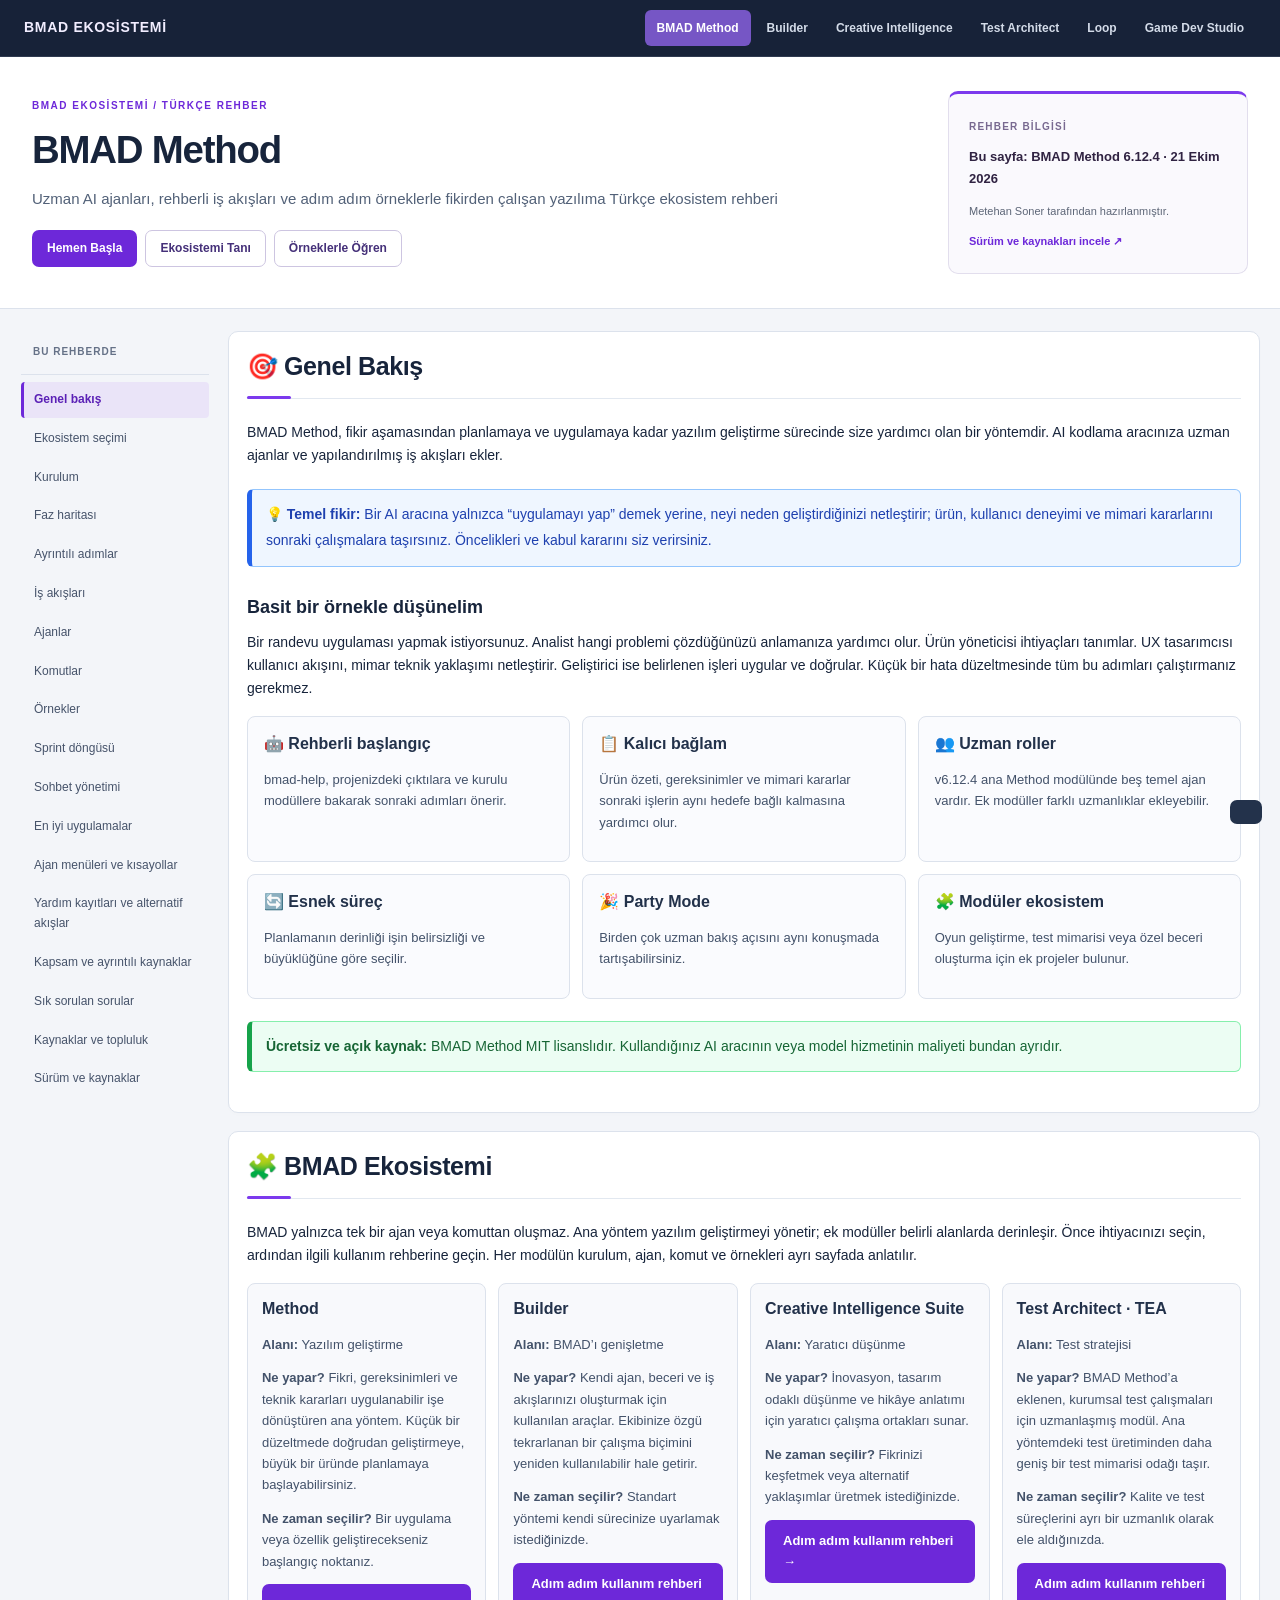
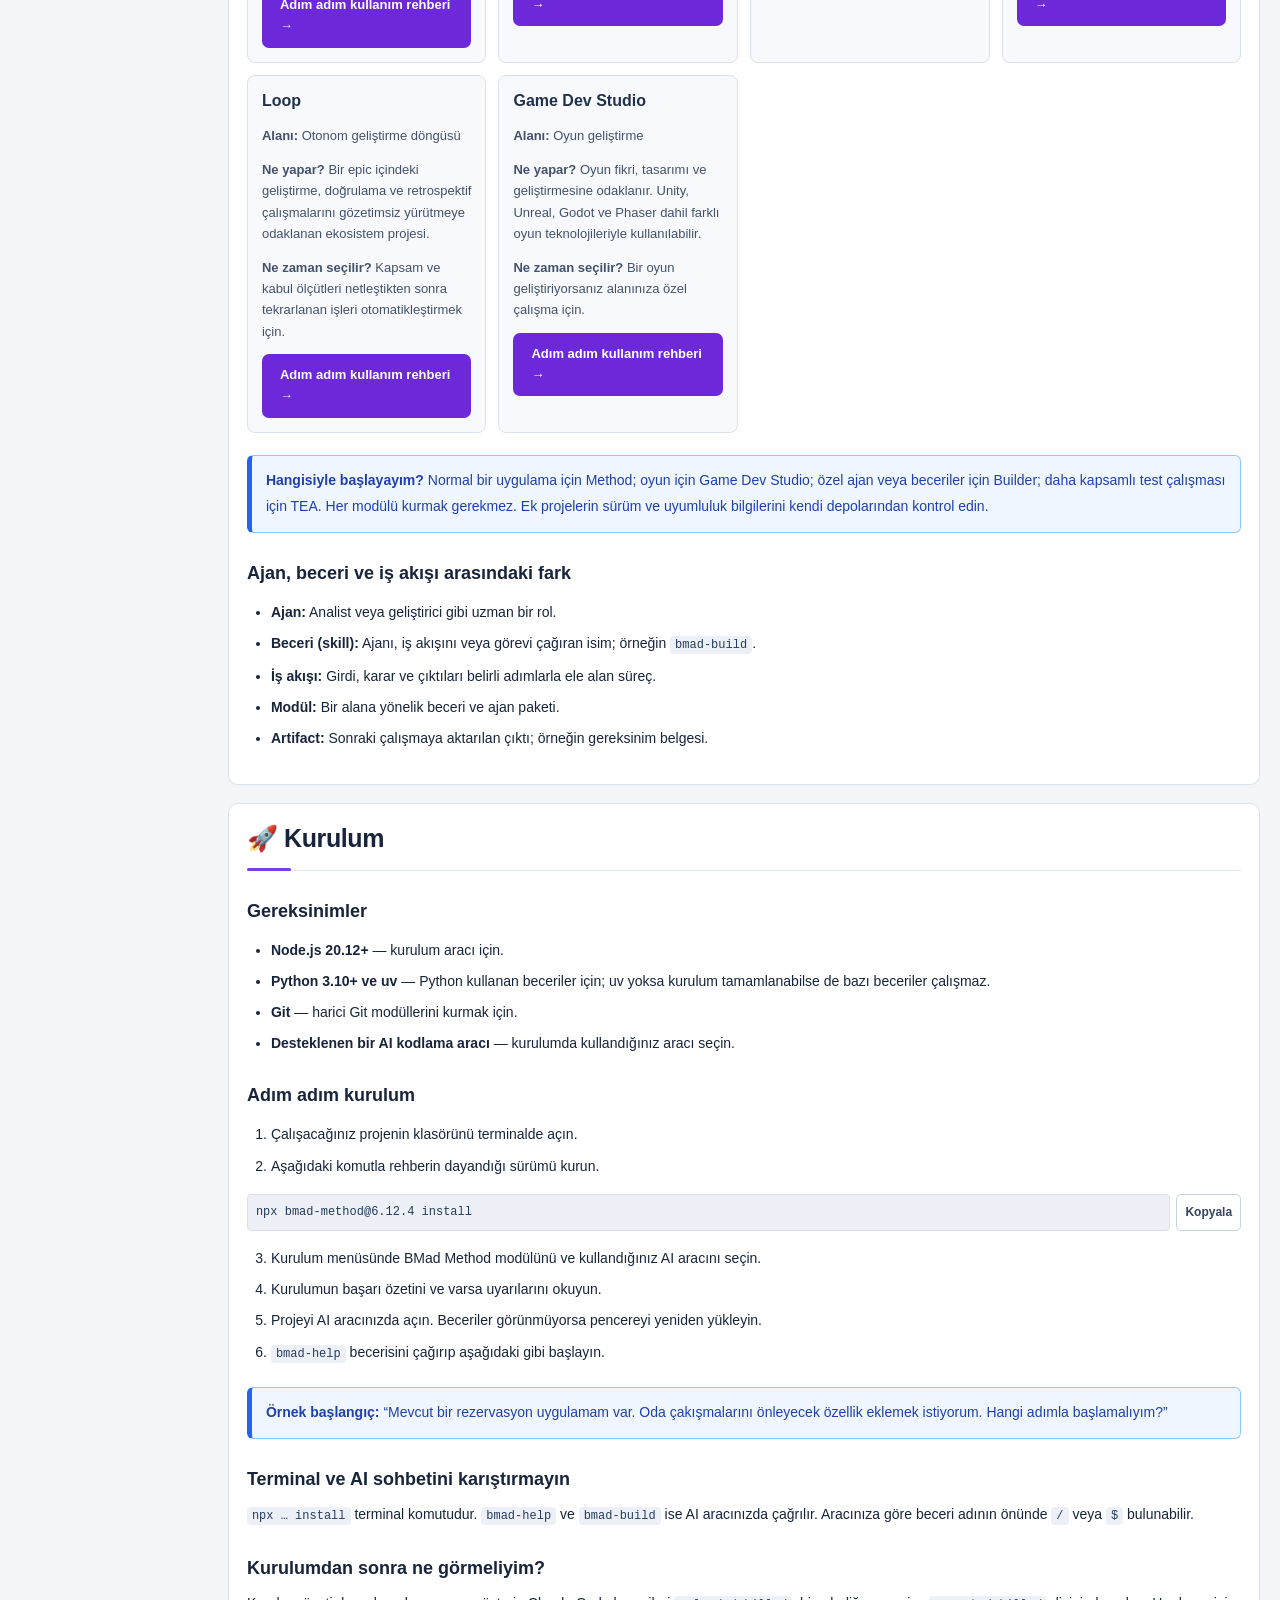
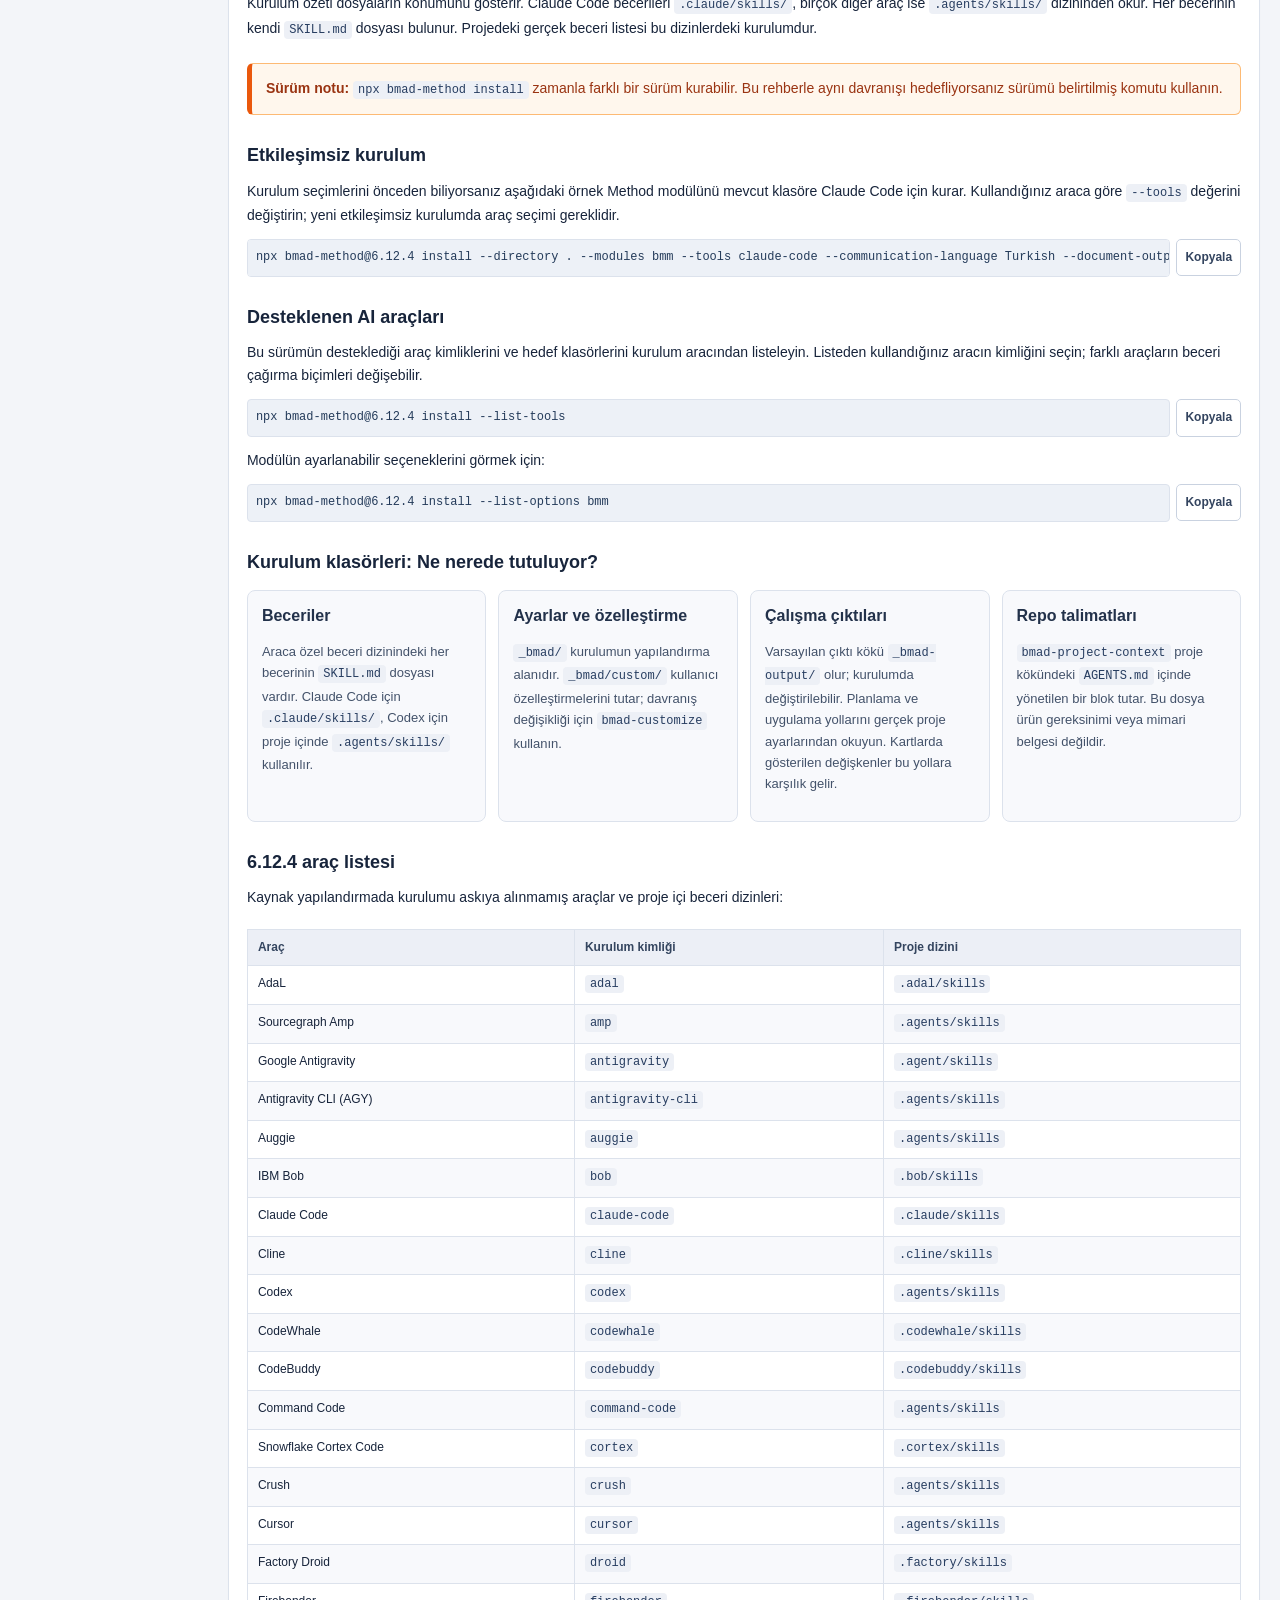
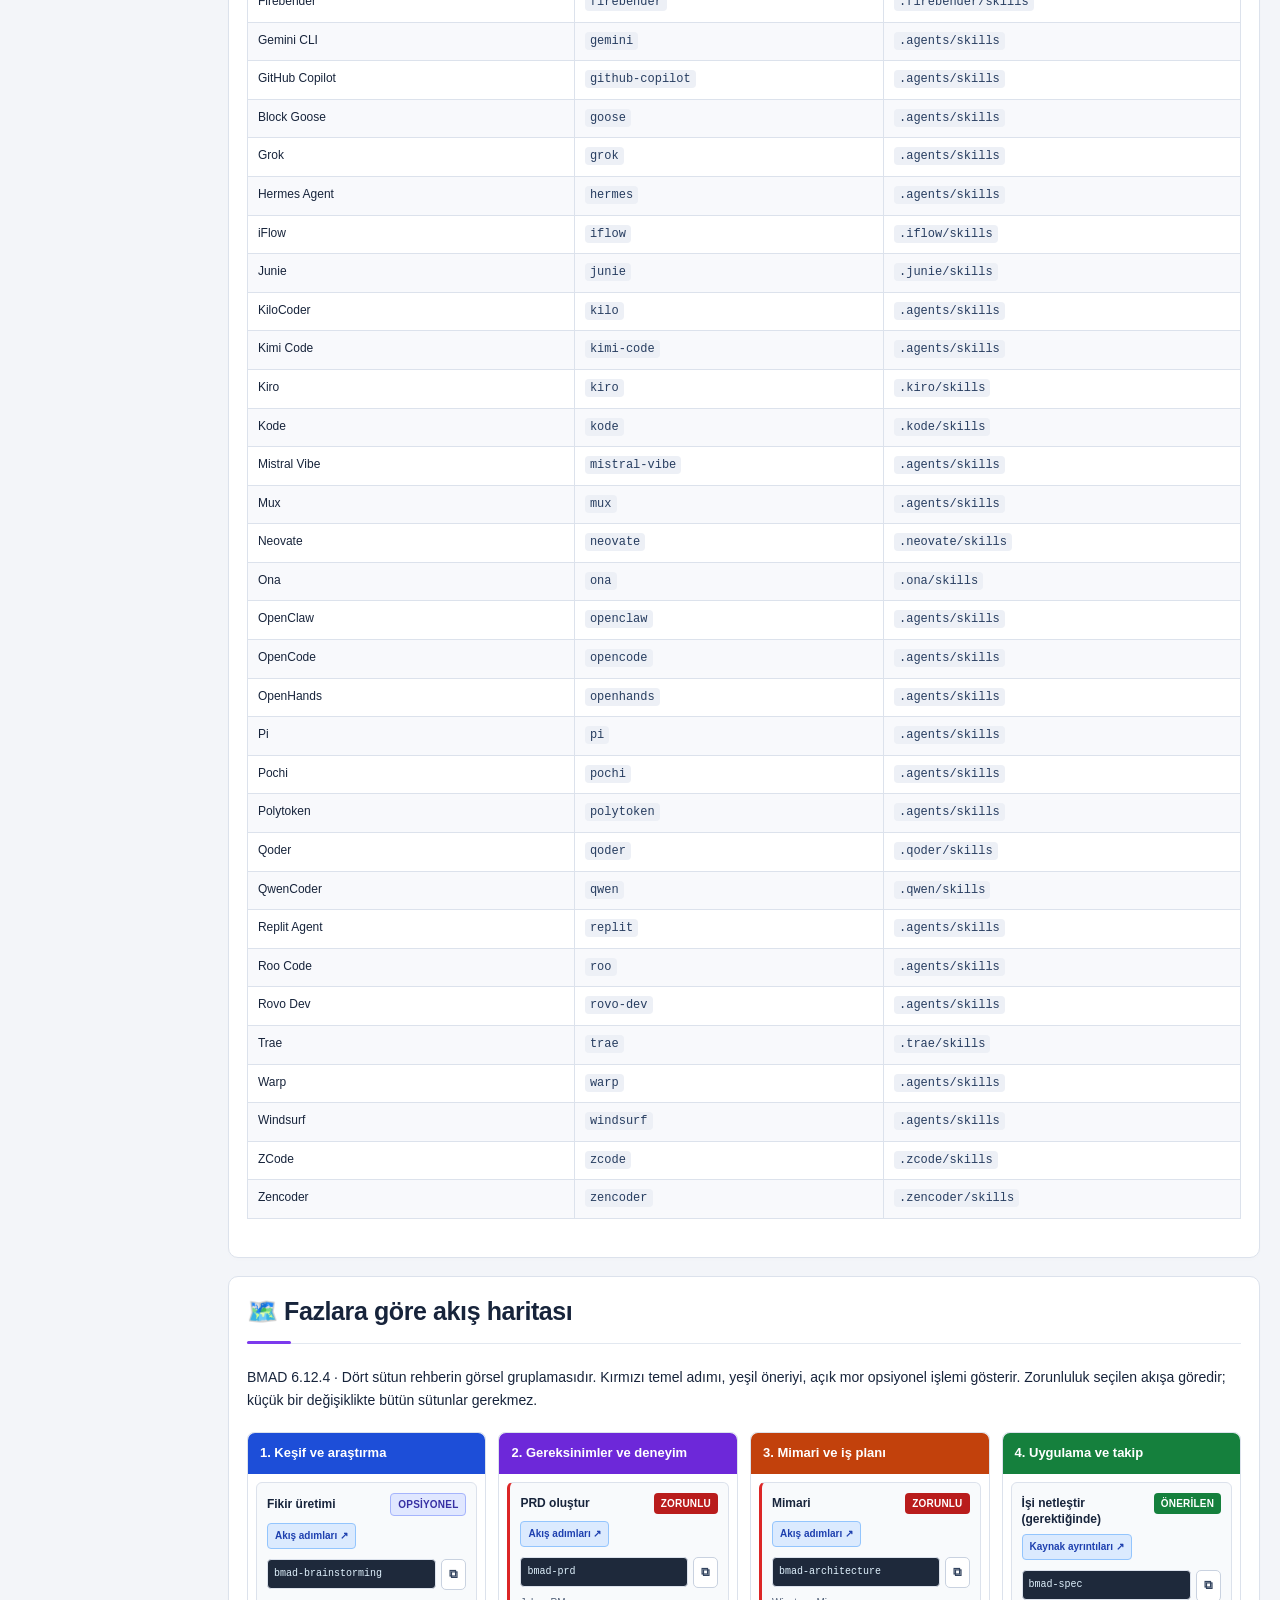
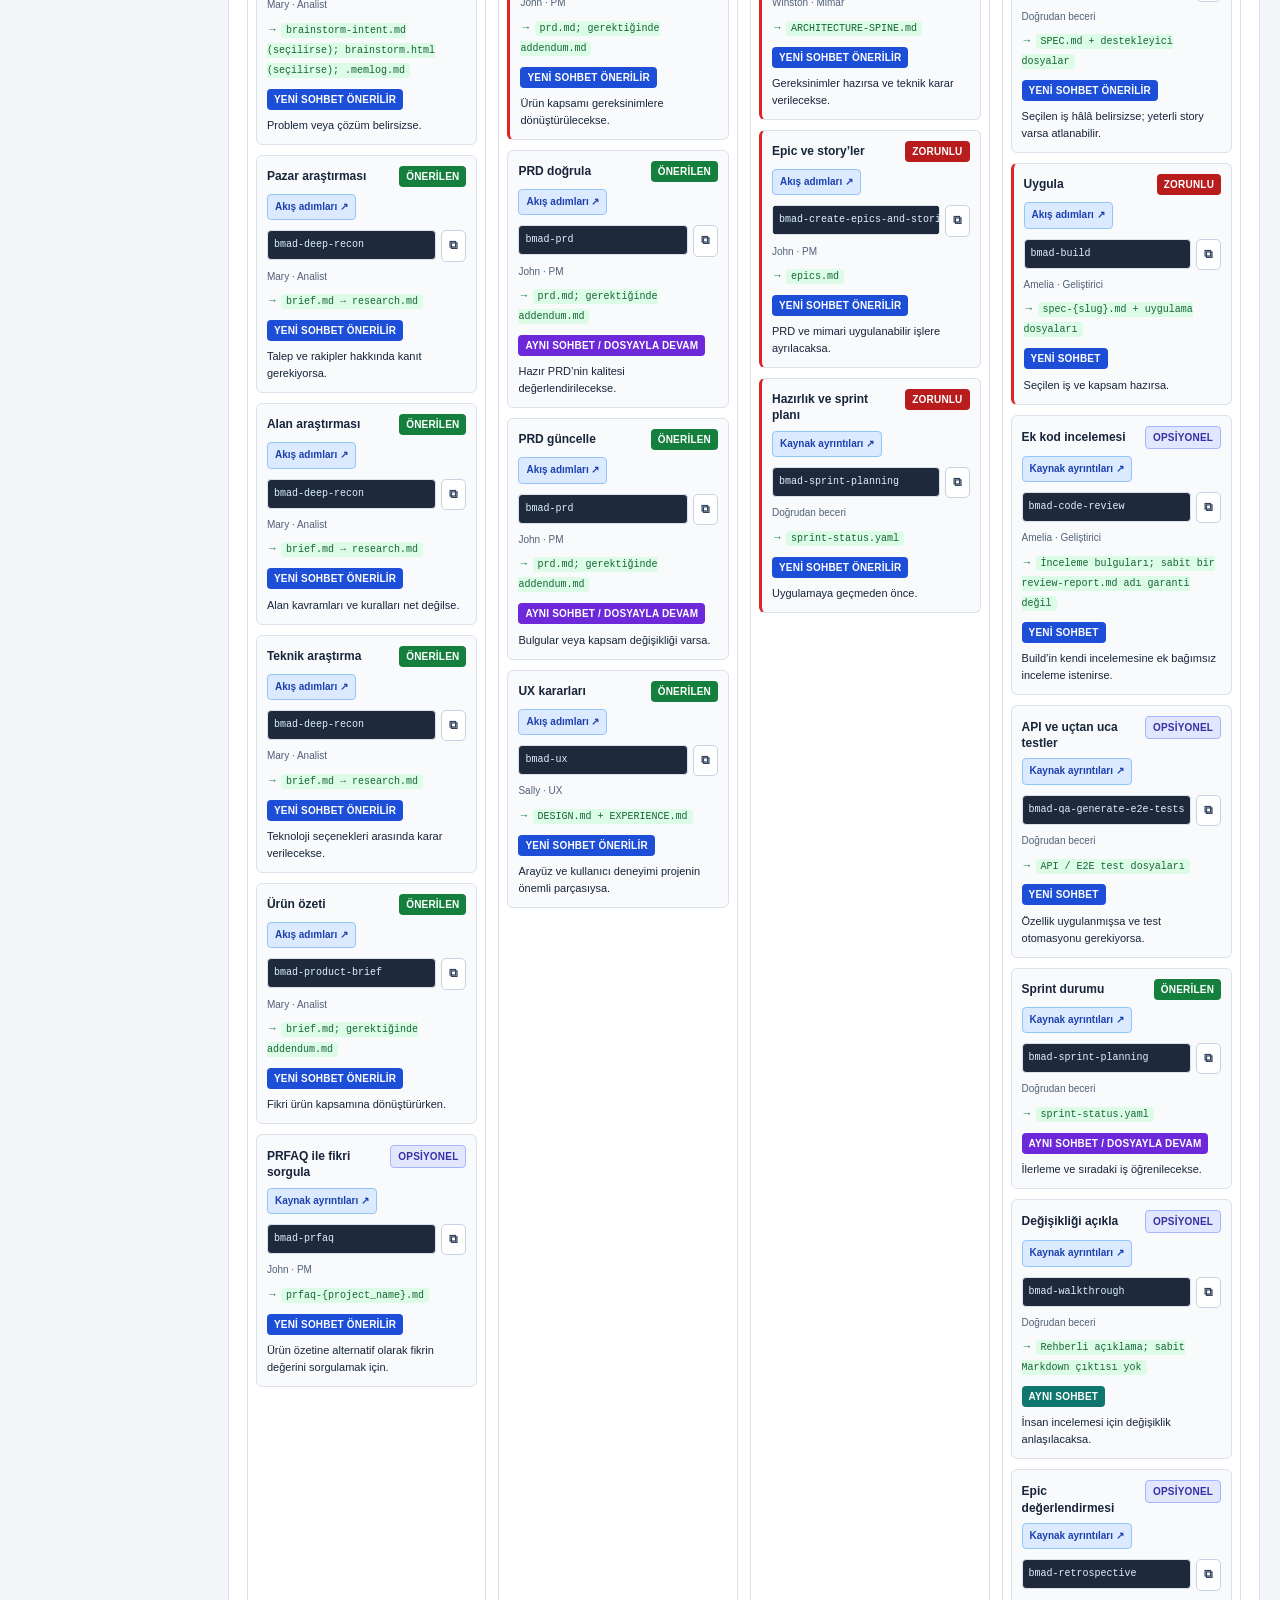
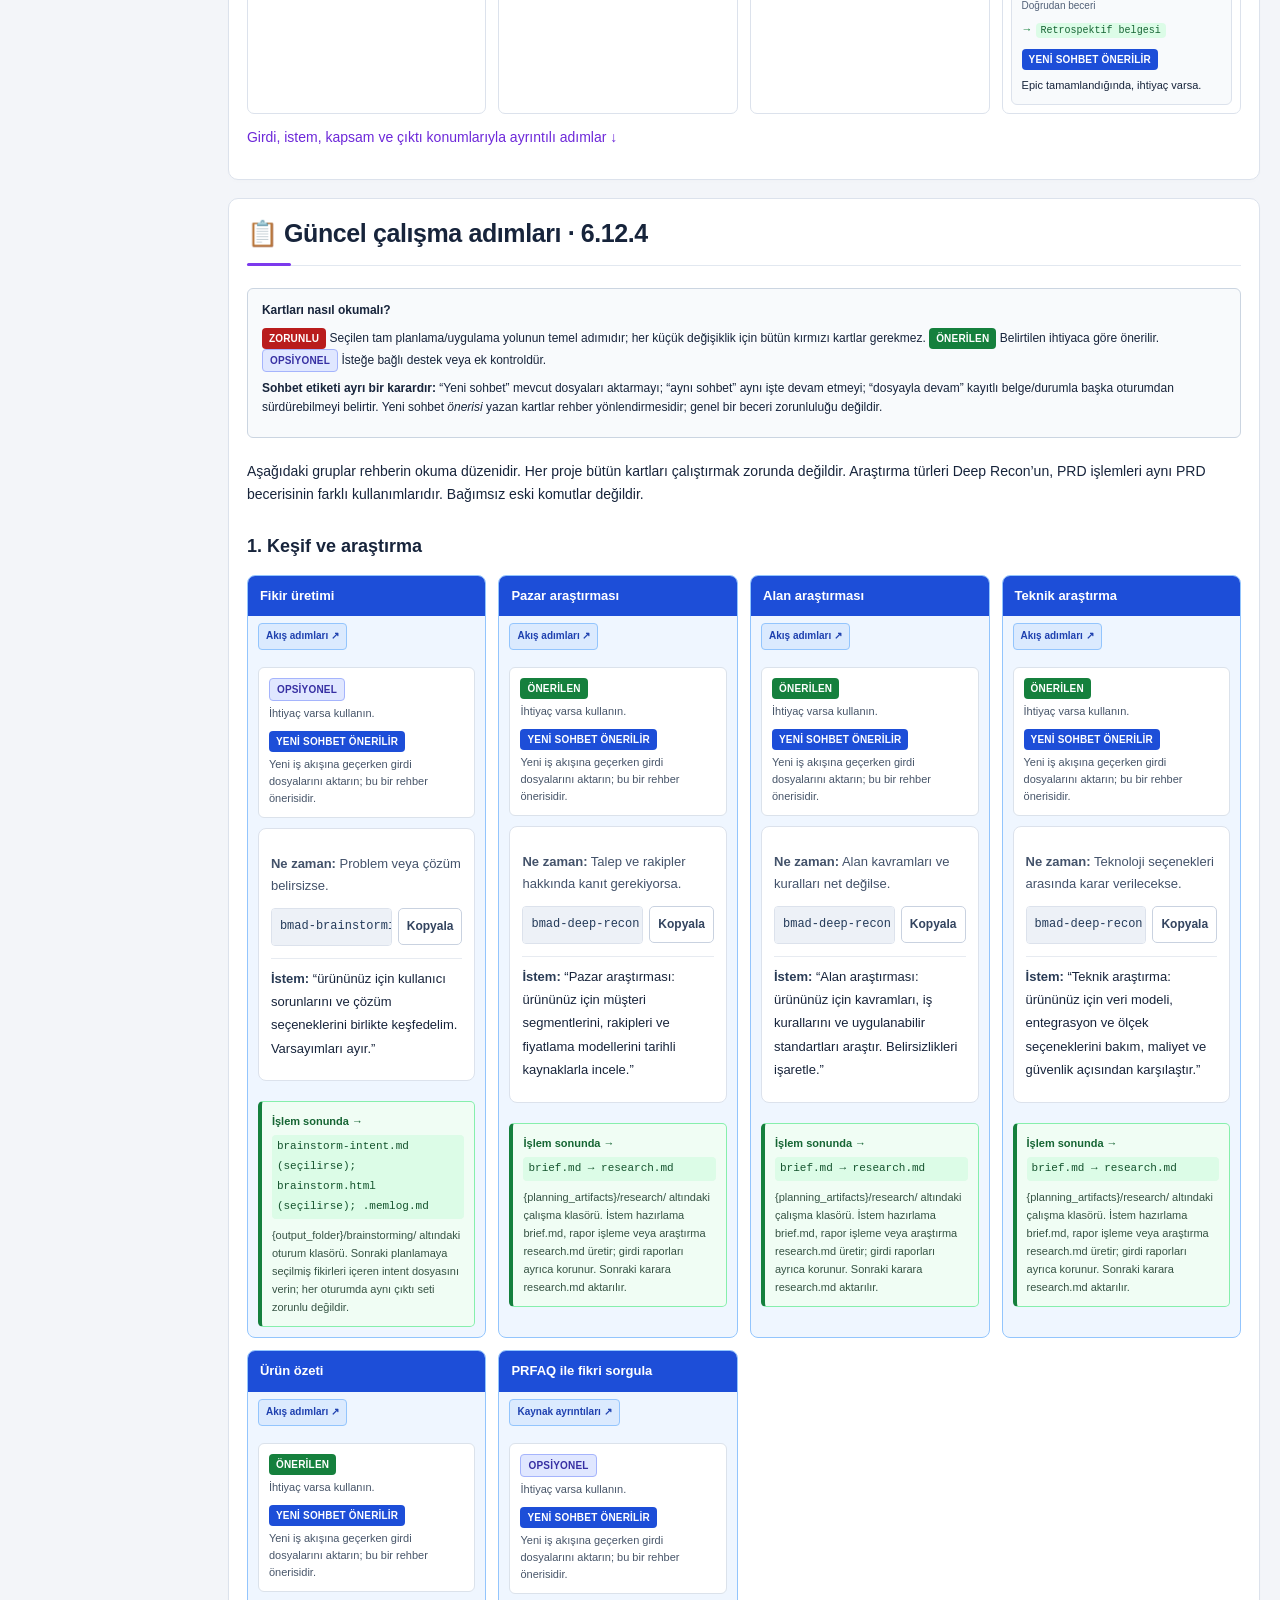
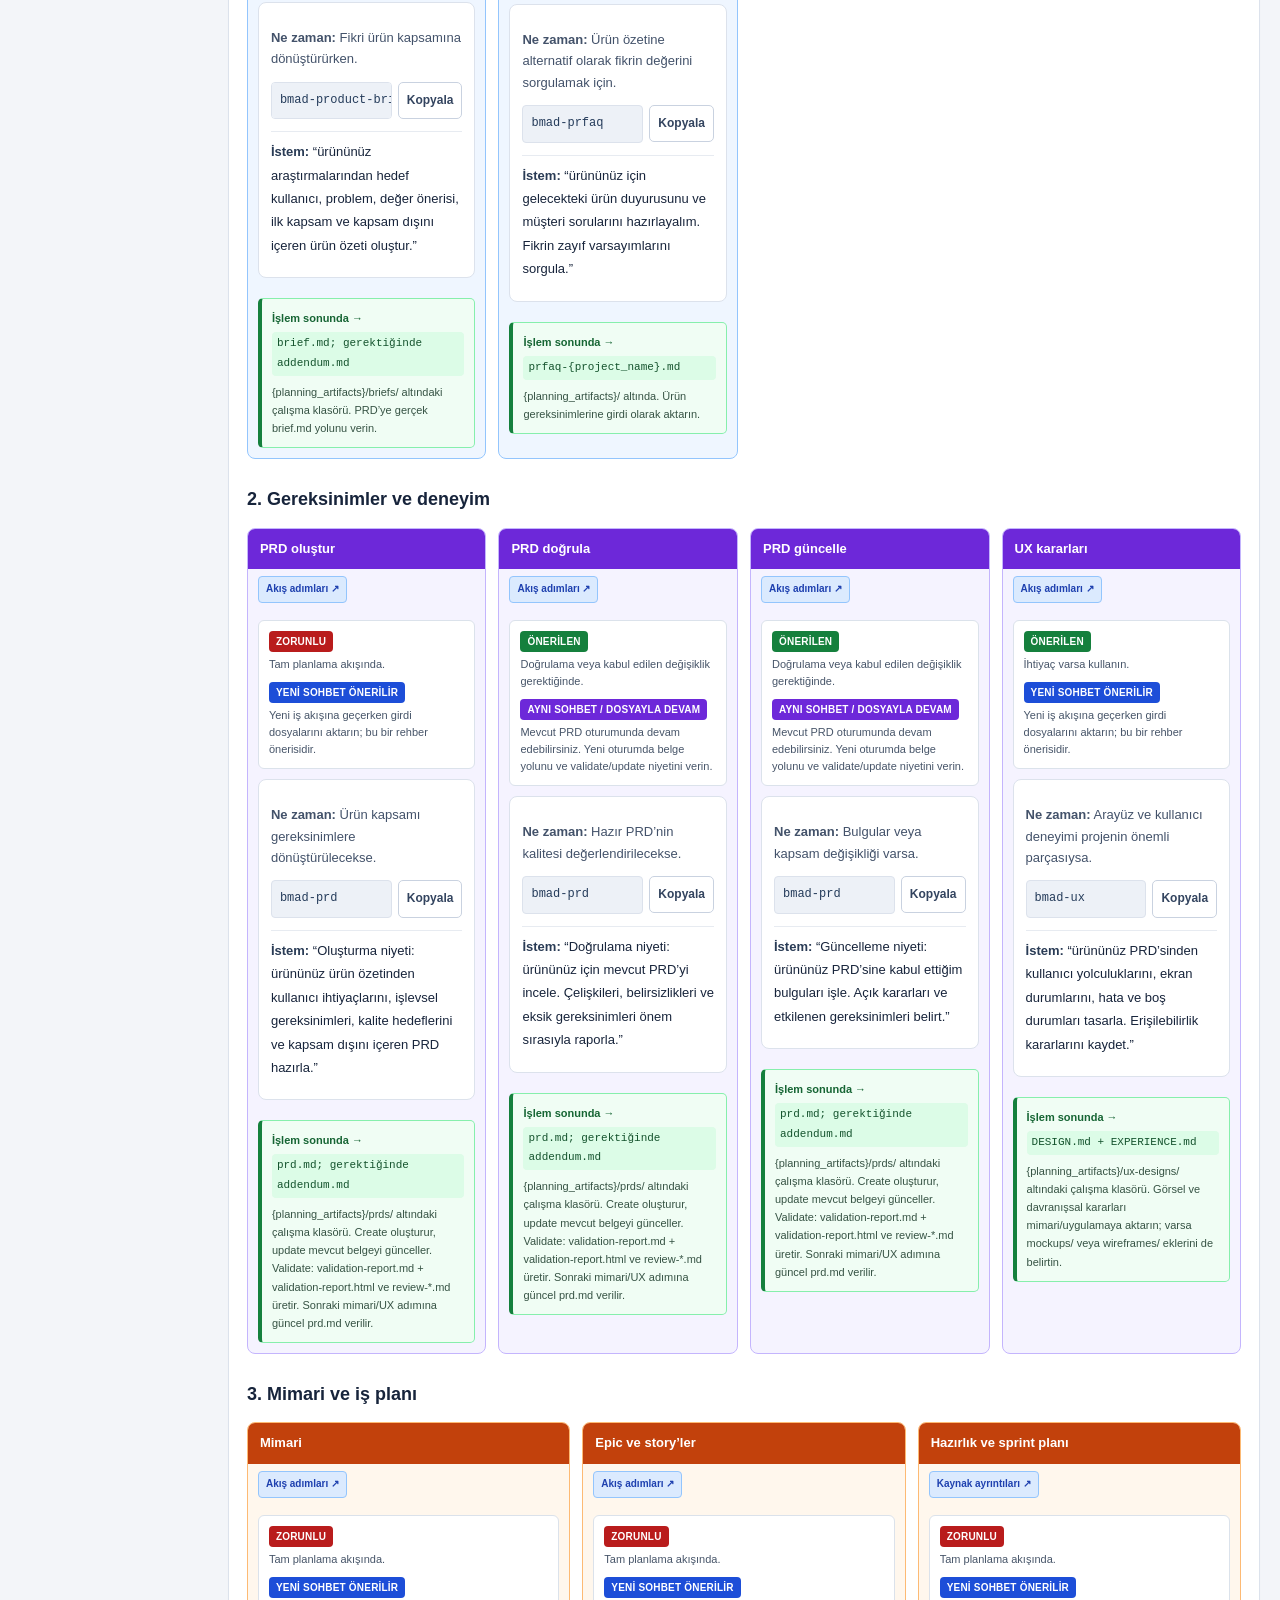
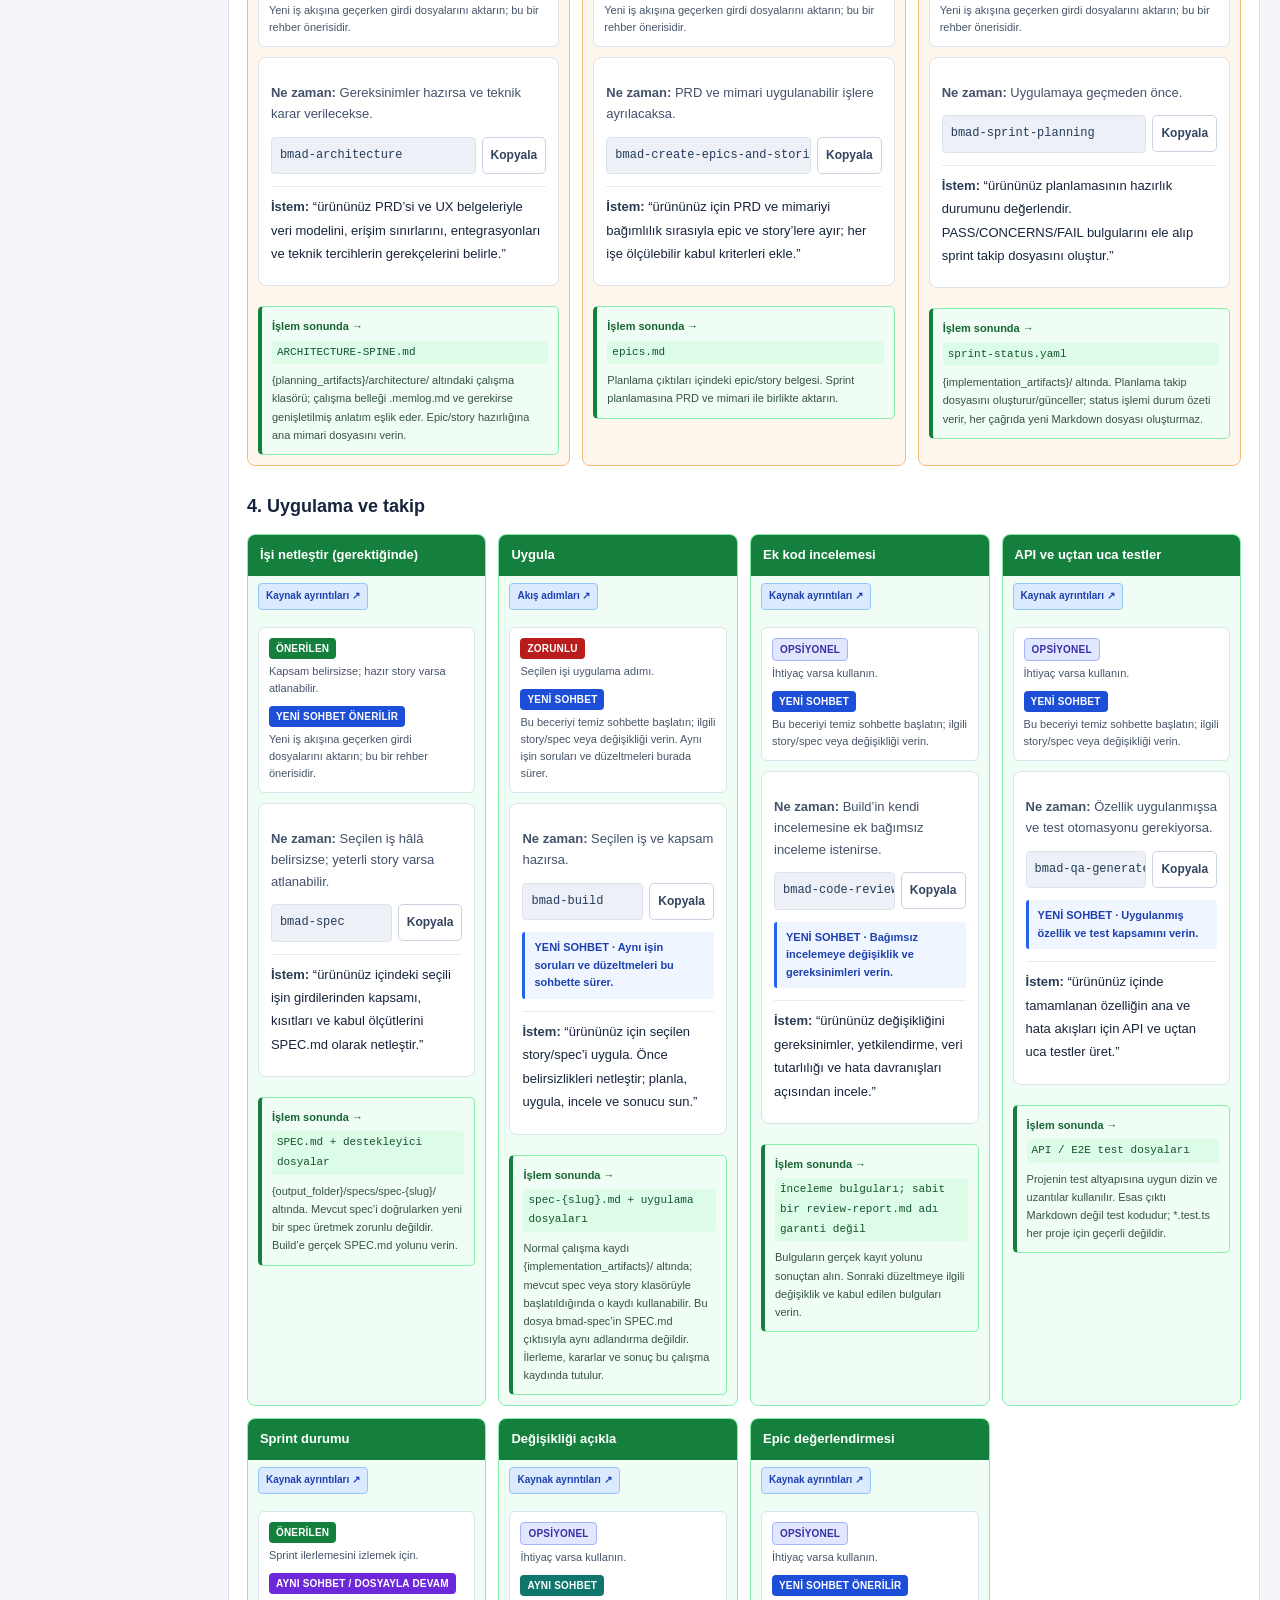
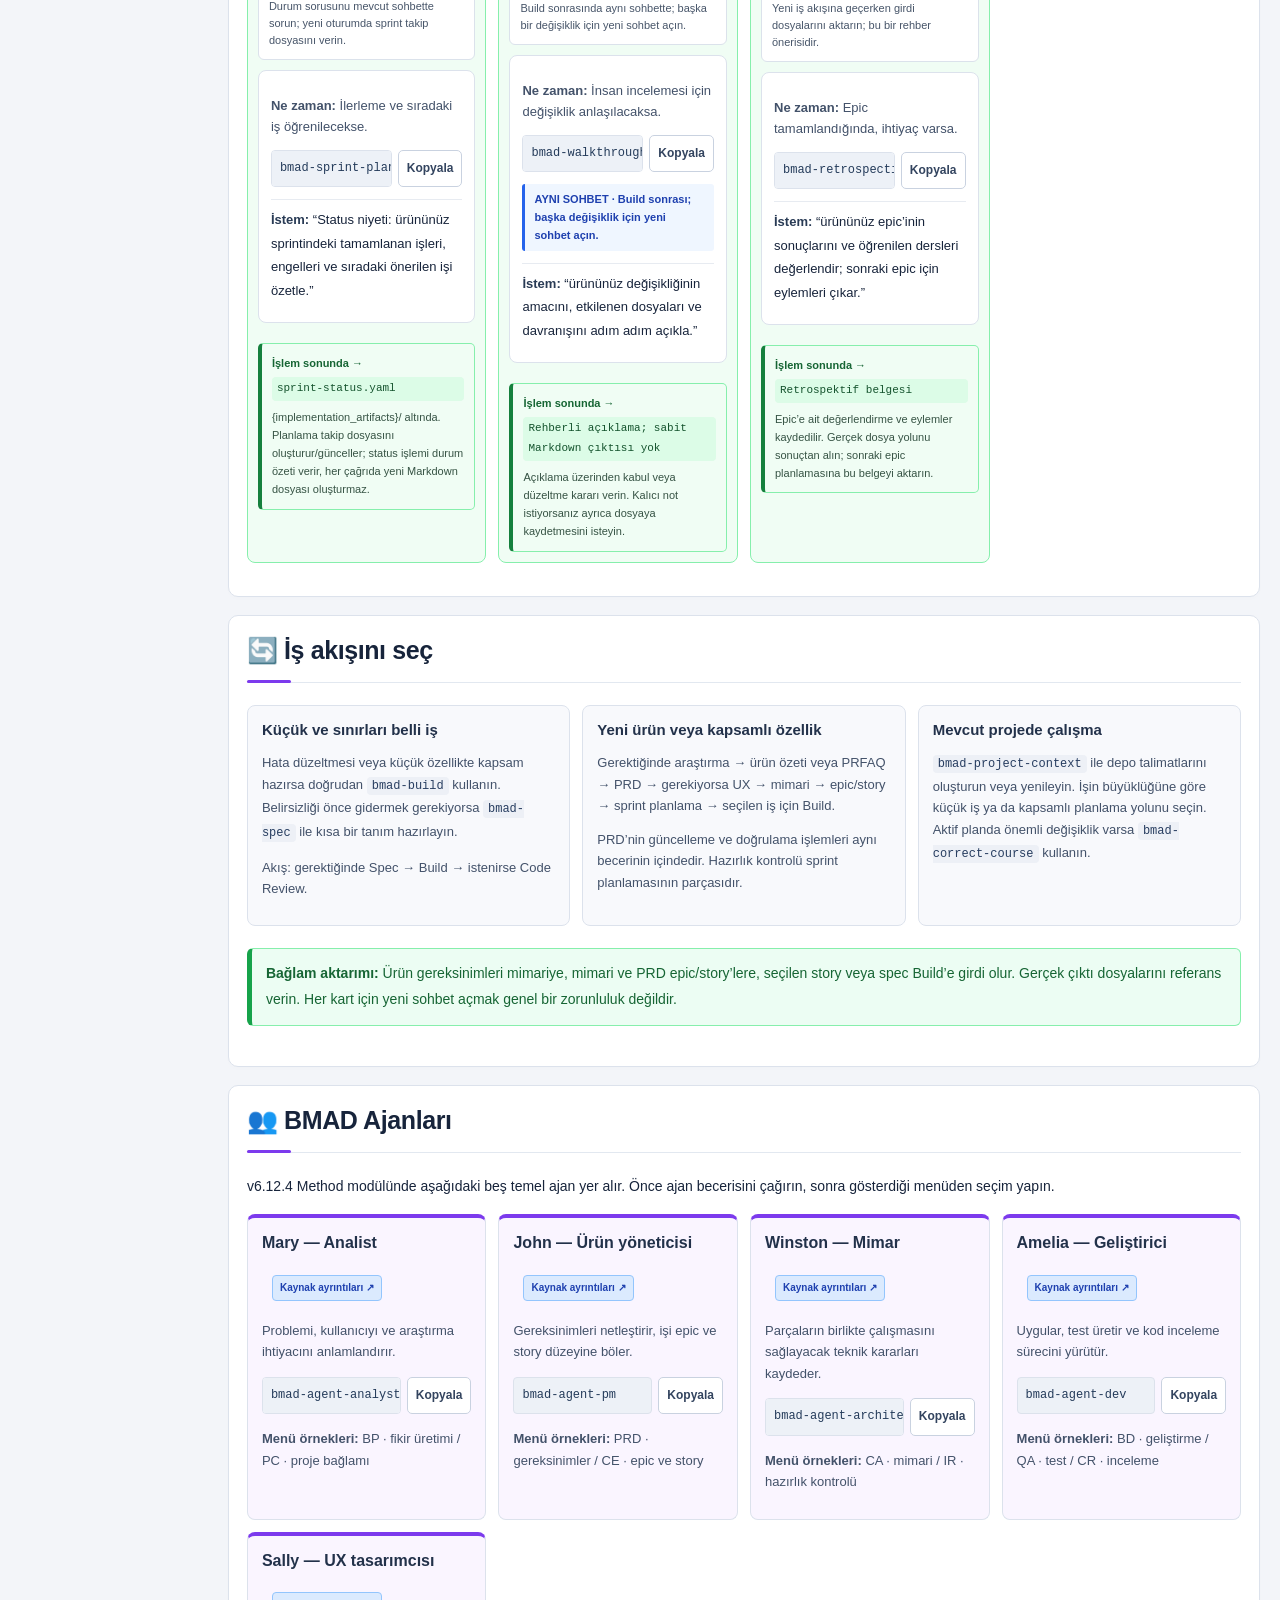
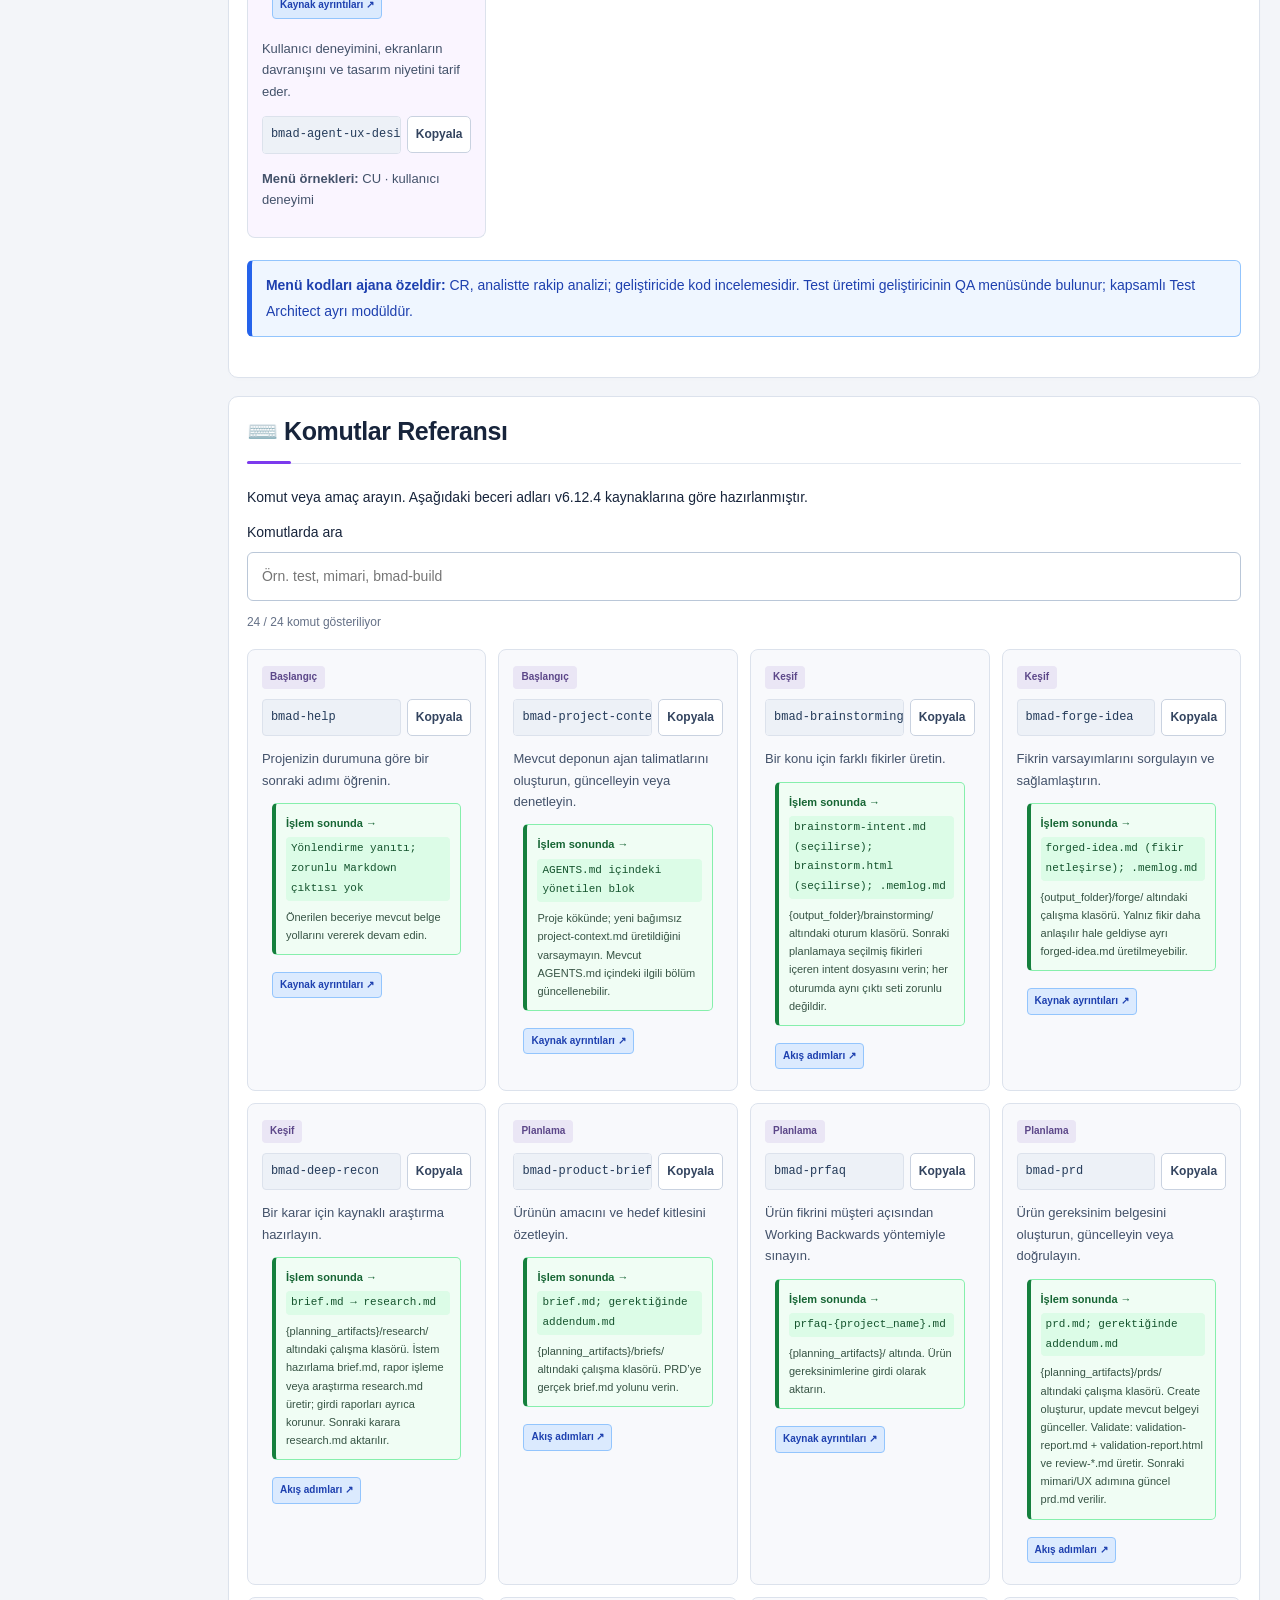
<file: index.html>
<!DOCTYPE html>
<html lang="tr">
<head>
<meta charset="UTF-8">
<meta name="viewport" content="width=device-width,initial-scale=1">
<title>BMAD Method — Türkçe Ekosistem Rehberi | Metehan Soner</title>
<meta name="author" content="Metehan Soner">
<meta name="description" content="BMAD Method 6.12.4 Türkçe rehberi: ekosistem, ajanlar, adım adım iş akışları ve örnek istemler. Metehan Soner tarafından hazırlanmıştır.">
<link rel="stylesheet" href="assets/ecosystem.css?v=80b527e47e5f">
<script src="assets/guide.js?v=de230318d79e" defer>
</script>
</head>
<body id="top">
<a class="skip" href="#overview">İçeriğe geç</a>
<nav class="top-nav" aria-label="Ekosistemler">
<div class="nav-content">
<a class="logo" href="index.html">BMAD EKOSİSTEMİ</a>
<button id="menu-toggle" aria-controls="sidebar" aria-expanded="false">Menü ☰</button>
<ul class="nav-menu ecosystem-menu" id="sidebar">
<li>
<a href="index.html" class="current" aria-current="page">BMAD Method</a>
</li>
<li>
<a href="builder.html">Builder</a>
</li>
<li>
<a href="cis.html">Creative Intelligence</a>
</li>
<li>
<a href="tea.html">Test Architect</a>
</li>
<li>
<a href="loop.html">Loop</a>
</li>
<li>
<a href="game-dev.html">Game Dev Studio</a>
</li>
</ul>
</div>
</nav>
<section class="hero"><div class="hero-inner"><div class="hero-copy"><span class="hero-eyebrow">BMAD EKOSİSTEMİ / TÜRKÇE REHBER</span>
<h1>BMAD Method</h1>
<p>Uzman AI ajanları, rehberli iş akışları ve adım adım örneklerle fikirden çalışan yazılıma Türkçe ekosistem rehberi</p>
<div class="hero-buttons">
<a href="#installation" class="btn btn-primary">Hemen Başla</a>
<a href="#ecosystem" class="btn btn-secondary">Ekosistemi Tanı</a>
<a href="#examples" class="btn btn-secondary">Örneklerle Öğren</a>
</div>


</div><aside class="hero-meta"><span class="hero-meta-label">REHBER BİLGİSİ</span><div class="version-badge">Bu sayfa: BMAD Method 6.12.4 · 21 Ekim 2026</div><p class="credit">Metehan Soner tarafından hazırlanmıştır.</p><a class="hero-source" href="#version">Sürüm ve kaynakları incele ↗</a></aside></div></section>
<main class="container">
<nav class="local-menu" aria-label="Bu rehberin bölümleri">
<a href="#overview">Genel bakış</a>
<a href="#ecosystem">Ekosistem seçimi</a>
<a href="#installation">Kurulum</a>
<a href="#phase-board">Faz haritası</a><a href="#phases">Ayrıntılı adımlar</a>
<a href="#workflows">İş akışları</a>
<a href="#agents">Ajanlar</a>
<a href="#commands">Komutlar</a>
<a href="#examples">Örnekler</a>
<a href="#sprint-cycle">Sprint döngüsü</a>
<a href="#chat-guide">Sohbet yönetimi</a>
<a href="#best-practices">En iyi uygulamalar</a>
<a href="#shortcuts">Ajan menüleri ve kısayollar</a>
<a href="#registry">Yardım kayıtları ve alternatif akışlar</a>
<a href="#coverage">Kapsam ve ayrıntılı kaynaklar</a>
<a href="#faq">Sık sorulan sorular</a>
<a href="#resources">Kaynaklar ve topluluk</a>
<a href="#version">Sürüm ve kaynaklar</a>
</nav>
<div class="guide-content">
<section id="overview" class="section">
<h2>🎯 Genel Bakış</h2>
<p>BMAD Method, fikir aşamasından planlamaya ve uygulamaya kadar yazılım geliştirme sürecinde size yardımcı olan bir yöntemdir. AI kodlama aracınıza uzman ajanlar ve yapılandırılmış iş akışları ekler.</p>
<div class="alert alert-info">
<strong>💡 Temel fikir:</strong> Bir AI aracına yalnızca “uygulamayı yap” demek yerine, neyi neden geliştirdiğinizi netleştirir; ürün, kullanıcı deneyimi ve mimari kararlarını sonraki çalışmalara taşırsınız. Öncelikleri ve kabul kararını siz verirsiniz.</div>
<h3>Basit bir örnekle düşünelim</h3>
<p>Bir randevu uygulaması yapmak istiyorsunuz. Analist hangi problemi çözdüğünüzü anlamanıza yardımcı olur. Ürün yöneticisi ihtiyaçları tanımlar. UX tasarımcısı kullanıcı akışını, mimar teknik yaklaşımı netleştirir. Geliştirici ise belirlenen işleri uygular ve doğrular. Küçük bir hata düzeltmesinde tüm bu adımları çalıştırmanız gerekmez.</p>
<div class="features-grid">
<div class="feature-card">
<h4>🤖 Rehberli başlangıç</h4>
<p>bmad-help, projenizdeki çıktılara ve kurulu modüllere bakarak sonraki adımları önerir.</p>
</div>
<div class="feature-card">
<h4>📋 Kalıcı bağlam</h4>
<p>Ürün özeti, gereksinimler ve mimari kararlar sonraki işlerin aynı hedefe bağlı kalmasına yardımcı olur.</p>
</div>
<div class="feature-card">
<h4>👥 Uzman roller</h4>
<p>v6.12.4 ana Method modülünde beş temel ajan vardır. Ek modüller farklı uzmanlıklar ekleyebilir.</p>
</div>
<div class="feature-card">
<h4>🔄 Esnek süreç</h4>
<p>Planlamanın derinliği işin belirsizliği ve büyüklüğüne göre seçilir.</p>
</div>
<div class="feature-card">
<h4>🎉 Party Mode</h4>
<p>Birden çok uzman bakış açısını aynı konuşmada tartışabilirsiniz.</p>
</div>
<div class="feature-card">
<h4>🧩 Modüler ekosistem</h4>
<p>Oyun geliştirme, test mimarisi veya özel beceri oluşturma için ek projeler bulunur.</p>
</div>
</div>
<div class="alert alert-success">
<strong>Ücretsiz ve açık kaynak:</strong> BMAD Method MIT lisanslıdır. Kullandığınız AI aracının veya model hizmetinin maliyeti bundan ayrıdır.</div>
</section>
<section id="ecosystem" class="section">
<h2>🧩 BMAD Ekosistemi</h2>
<p>BMAD yalnızca tek bir ajan veya komuttan oluşmaz. Ana yöntem yazılım geliştirmeyi yönetir; ek modüller belirli alanlarda derinleşir. Önce ihtiyacınızı seçin, ardından ilgili kullanım rehberine geçin. Her modülün kurulum, ajan, komut ve örnekleri ayrı sayfada anlatılır.</p>
<div class="features-grid">
<article class="feature-card">
<h4>Method</h4>
<p>
<strong>Alanı:</strong> Yazılım geliştirme</p>
<p>
<strong>Ne yapar?</strong> Fikri, gereksinimleri ve teknik kararları uygulanabilir işe dönüştüren ana yöntem. Küçük bir düzeltmede doğrudan geliştirmeye, büyük bir üründe planlamaya başlayabilirsiniz.</p>
<p>
<strong>Ne zaman seçilir?</strong> Bir uygulama veya özellik geliştirecekseniz başlangıç noktanız.</p>
<a class="btn btn-primary" href="index.html">Adım adım kullanım rehberi →</a>
</article>
<article class="feature-card">
<h4>Builder</h4>
<p>
<strong>Alanı:</strong> BMAD’ı genişletme</p>
<p>
<strong>Ne yapar?</strong> Kendi ajan, beceri ve iş akışlarınızı oluşturmak için kullanılan araçlar. Ekibinize özgü tekrarlanan bir çalışma biçimini yeniden kullanılabilir hale getirir.</p>
<p>
<strong>Ne zaman seçilir?</strong> Standart yöntemi kendi sürecinize uyarlamak istediğinizde.</p>
<a class="btn btn-primary" href="builder.html">Adım adım kullanım rehberi →</a>
</article>
<article class="feature-card">
<h4>Creative Intelligence Suite</h4>
<p>
<strong>Alanı:</strong> Yaratıcı düşünme</p>
<p>
<strong>Ne yapar?</strong> İnovasyon, tasarım odaklı düşünme ve hikâye anlatımı için yaratıcı çalışma ortakları sunar.</p>
<p>
<strong>Ne zaman seçilir?</strong> Fikrinizi keşfetmek veya alternatif yaklaşımlar üretmek istediğinizde.</p>
<a class="btn btn-primary" href="cis.html">Adım adım kullanım rehberi →</a>
</article>
<article class="feature-card">
<h4>Test Architect · TEA</h4>
<p>
<strong>Alanı:</strong> Test stratejisi</p>
<p>
<strong>Ne yapar?</strong> BMAD Method’a eklenen, kurumsal test çalışmaları için uzmanlaşmış modül. Ana yöntemdeki test üretiminden daha geniş bir test mimarisi odağı taşır.</p>
<p>
<strong>Ne zaman seçilir?</strong> Kalite ve test süreçlerini ayrı bir uzmanlık olarak ele aldığınızda.</p>
<a class="btn btn-primary" href="tea.html">Adım adım kullanım rehberi →</a>
</article>
<article class="feature-card">
<h4>Loop</h4>
<p>
<strong>Alanı:</strong> Otonom geliştirme döngüsü</p>
<p>
<strong>Ne yapar?</strong> Bir epic içindeki geliştirme, doğrulama ve retrospektif çalışmalarını gözetimsiz yürütmeye odaklanan ekosistem projesi.</p>
<p>
<strong>Ne zaman seçilir?</strong> Kapsam ve kabul ölçütleri netleştikten sonra tekrarlanan işleri otomatikleştirmek için.</p>
<a class="btn btn-primary" href="loop.html">Adım adım kullanım rehberi →</a>
</article>
<article class="feature-card">
<h4>Game Dev Studio</h4>
<p>
<strong>Alanı:</strong> Oyun geliştirme</p>
<p>
<strong>Ne yapar?</strong> Oyun fikri, tasarımı ve geliştirmesine odaklanır. Unity, Unreal, Godot ve Phaser dahil farklı oyun teknolojileriyle kullanılabilir.</p>
<p>
<strong>Ne zaman seçilir?</strong> Bir oyun geliştiriyorsanız alanınıza özel çalışma için.</p>
<a class="btn btn-primary" href="game-dev.html">Adım adım kullanım rehberi →</a>
</article>
</div>
<div class="alert alert-info">
<strong>Hangisiyle başlayayım?</strong> Normal bir uygulama için Method; oyun için Game Dev Studio; özel ajan veya beceriler için Builder; daha kapsamlı test çalışması için TEA. Her modülü kurmak gerekmez. Ek projelerin sürüm ve uyumluluk bilgilerini kendi depolarından kontrol edin.</div>
<h3>Ajan, beceri ve iş akışı arasındaki fark</h3>
<ul>
<li>
<strong>Ajan:</strong> Analist veya geliştirici gibi uzman bir rol.</li>
<li>
<strong>Beceri (skill):</strong> Ajanı, iş akışını veya görevi çağıran isim; örneğin <code>bmad-build</code>.</li>
<li>
<strong>İş akışı:</strong> Girdi, karar ve çıktıları belirli adımlarla ele alan süreç.</li>
<li>
<strong>Modül:</strong> Bir alana yönelik beceri ve ajan paketi.</li>
<li>
<strong>Artifact:</strong> Sonraki çalışmaya aktarılan çıktı; örneğin gereksinim belgesi.</li>
</ul>
</section>
<section id="installation" class="section">
<h2>🚀 Kurulum</h2>
<h3>Gereksinimler</h3>
<ul>
<li>
<strong>Node.js 20.12+</strong> — kurulum aracı için.</li>
<li>
<strong>Python 3.10+ ve uv</strong> — Python kullanan beceriler için; uv yoksa kurulum tamamlanabilse de bazı beceriler çalışmaz.</li>
<li>
<strong>Git</strong> — harici Git modüllerini kurmak için.</li>
<li>
<strong>Desteklenen bir AI kodlama aracı</strong> — kurulumda kullandığınız aracı seçin.</li>
</ul>
<h3>Adım adım kurulum</h3>
<ol>
<li>Çalışacağınız projenin klasörünü terminalde açın.</li>
<li>Aşağıdaki komutla rehberin dayandığı sürümü kurun.</li>
</ol>
<div class="cmd-wrapper">
<code class="cmd">npx bmad-method@6.12.4 install</code>
<button class="copy-text" data-copy="npx bmad-method@6.12.4 install" aria-label="npx bmad-method@6.12.4 install komutunu kopyala">Kopyala</button>
</div>
<ol start="3">
<li>Kurulum menüsünde BMad Method modülünü ve kullandığınız AI aracını seçin.</li>
<li>Kurulumun başarı özetini ve varsa uyarılarını okuyun.</li>
<li>Projeyi AI aracınızda açın. Beceriler görünmüyorsa pencereyi yeniden yükleyin.</li>
<li>
<code>bmad-help</code> becerisini çağırıp aşağıdaki gibi başlayın.</li>
</ol>
<div class="alert alert-info">
<strong>Örnek başlangıç:</strong> “Mevcut bir rezervasyon uygulamam var. Oda çakışmalarını önleyecek özellik eklemek istiyorum. Hangi adımla başlamalıyım?”</div>
<h3>Terminal ve AI sohbetini karıştırmayın</h3>
<p>
<code>npx … install</code> terminal komutudur. <code>bmad-help</code> ve <code>bmad-build</code> ise AI aracınızda çağrılır. Aracınıza göre beceri adının önünde <code>/</code> veya <code>$</code> bulunabilir.</p>
<h3>Kurulumdan sonra ne görmeliyim?</h3>
<p>Kurulum özeti dosyaların konumunu gösterir. Claude Code becerileri <code>.claude/skills/</code>, birçok diğer araç ise <code>.agents/skills/</code> dizininden okur. Her becerinin kendi <code>SKILL.md</code> dosyası bulunur. Projedeki gerçek beceri listesi bu dizinlerdeki kurulumdur.</p>
<div class="alert alert-warning">
<strong>Sürüm notu:</strong> <code>npx bmad-method install</code> zamanla farklı bir sürüm kurabilir. Bu rehberle aynı davranışı hedefliyorsanız sürümü belirtilmiş komutu kullanın.</div>
<h3>Etkileşimsiz kurulum</h3><p>Kurulum seçimlerini önceden biliyorsanız aşağıdaki örnek Method modülünü mevcut klasöre Claude Code için kurar. Kullandığınız araca göre <code>--tools</code> değerini değiştirin; yeni etkileşimsiz kurulumda araç seçimi gereklidir.</p><div class="cmd-wrapper"><code class="cmd">npx bmad-method@6.12.4 install --directory . --modules bmm --tools claude-code --communication-language Turkish --document-output-language Turkish --yes</code><button class="copy-text" data-copy="npx bmad-method@6.12.4 install --directory . --modules bmm --tools claude-code --communication-language Turkish --document-output-language Turkish --yes">Kopyala</button></div><h3>Desteklenen AI araçları</h3><p>Bu sürümün desteklediği araç kimliklerini ve hedef klasörlerini kurulum aracından listeleyin. Listeden kullandığınız aracın kimliğini seçin; farklı araçların beceri çağırma biçimleri değişebilir.</p><div class="cmd-wrapper"><code class="cmd">npx bmad-method@6.12.4 install --list-tools</code><button class="copy-text" data-copy="npx bmad-method@6.12.4 install --list-tools">Kopyala</button></div><p>Modülün ayarlanabilir seçeneklerini görmek için:</p><div class="cmd-wrapper"><code class="cmd">npx bmad-method@6.12.4 install --list-options bmm</code><button class="copy-text" data-copy="npx bmad-method@6.12.4 install --list-options bmm">Kopyala</button></div><h3>Kurulum klasörleri: Ne nerede tutuluyor?</h3><div class="features-grid"><article class="feature-card"><h4>Beceriler</h4><p>Araca özel beceri dizinindeki her becerinin <code>SKILL.md</code> dosyası vardır. Claude Code için <code>.claude/skills/</code>, Codex için proje içinde <code>.agents/skills/</code> kullanılır.</p></article><article class="feature-card"><h4>Ayarlar ve özelleştirme</h4><p><code>_bmad/</code> kurulumun yapılandırma alanıdır. <code>_bmad/custom/</code> kullanıcı özelleştirmelerini tutar; davranış değişikliği için <code>bmad-customize</code> kullanın.</p></article><article class="feature-card"><h4>Çalışma çıktıları</h4><p>Varsayılan çıktı kökü <code>_bmad-output/</code> olur; kurulumda değiştirilebilir. Planlama ve uygulama yollarını gerçek proje ayarlarından okuyun. Kartlarda gösterilen değişkenler bu yollara karşılık gelir.</p></article><article class="feature-card"><h4>Repo talimatları</h4><p><code>bmad-project-context</code> proje kökündeki <code>AGENTS.md</code> içinde yönetilen bir blok tutar. Bu dosya ürün gereksinimi veya mimari belgesi değildir.</p></article></div><h3>6.12.4 araç listesi</h3><p>Kaynak yapılandırmada kurulumu askıya alınmamış araçlar ve proje içi beceri dizinleri:</p><div class="reference-table"><table><thead><tr><th>Araç</th><th>Kurulum kimliği</th><th>Proje dizini</th></tr></thead><tbody><tr><td>AdaL</td><td><code>adal</code></td><td><code>.adal/skills</code></td></tr><tr><td>Sourcegraph Amp</td><td><code>amp</code></td><td><code>.agents/skills</code></td></tr><tr><td>Google Antigravity</td><td><code>antigravity</code></td><td><code>.agent/skills</code></td></tr><tr><td>Antigravity CLI (AGY)</td><td><code>antigravity-cli</code></td><td><code>.agents/skills</code></td></tr><tr><td>Auggie</td><td><code>auggie</code></td><td><code>.agents/skills</code></td></tr><tr><td>IBM Bob</td><td><code>bob</code></td><td><code>.bob/skills</code></td></tr><tr><td>Claude Code</td><td><code>claude-code</code></td><td><code>.claude/skills</code></td></tr><tr><td>Cline</td><td><code>cline</code></td><td><code>.cline/skills</code></td></tr><tr><td>Codex</td><td><code>codex</code></td><td><code>.agents/skills</code></td></tr><tr><td>CodeWhale</td><td><code>codewhale</code></td><td><code>.codewhale/skills</code></td></tr><tr><td>CodeBuddy</td><td><code>codebuddy</code></td><td><code>.codebuddy/skills</code></td></tr><tr><td>Command Code</td><td><code>command-code</code></td><td><code>.agents/skills</code></td></tr><tr><td>Snowflake Cortex Code</td><td><code>cortex</code></td><td><code>.cortex/skills</code></td></tr><tr><td>Crush</td><td><code>crush</code></td><td><code>.agents/skills</code></td></tr><tr><td>Cursor</td><td><code>cursor</code></td><td><code>.agents/skills</code></td></tr><tr><td>Factory Droid</td><td><code>droid</code></td><td><code>.factory/skills</code></td></tr><tr><td>Firebender</td><td><code>firebender</code></td><td><code>.firebender/skills</code></td></tr><tr><td>Gemini CLI</td><td><code>gemini</code></td><td><code>.agents/skills</code></td></tr><tr><td>GitHub Copilot</td><td><code>github-copilot</code></td><td><code>.agents/skills</code></td></tr><tr><td>Block Goose</td><td><code>goose</code></td><td><code>.agents/skills</code></td></tr><tr><td>Grok</td><td><code>grok</code></td><td><code>.agents/skills</code></td></tr><tr><td>Hermes Agent</td><td><code>hermes</code></td><td><code>.agents/skills</code></td></tr><tr><td>iFlow</td><td><code>iflow</code></td><td><code>.iflow/skills</code></td></tr><tr><td>Junie</td><td><code>junie</code></td><td><code>.junie/skills</code></td></tr><tr><td>KiloCoder</td><td><code>kilo</code></td><td><code>.agents/skills</code></td></tr><tr><td>Kimi Code</td><td><code>kimi-code</code></td><td><code>.agents/skills</code></td></tr><tr><td>Kiro</td><td><code>kiro</code></td><td><code>.kiro/skills</code></td></tr><tr><td>Kode</td><td><code>kode</code></td><td><code>.kode/skills</code></td></tr><tr><td>Mistral Vibe</td><td><code>mistral-vibe</code></td><td><code>.agents/skills</code></td></tr><tr><td>Mux</td><td><code>mux</code></td><td><code>.agents/skills</code></td></tr><tr><td>Neovate</td><td><code>neovate</code></td><td><code>.neovate/skills</code></td></tr><tr><td>Ona</td><td><code>ona</code></td><td><code>.ona/skills</code></td></tr><tr><td>OpenClaw</td><td><code>openclaw</code></td><td><code>.agents/skills</code></td></tr><tr><td>OpenCode</td><td><code>opencode</code></td><td><code>.agents/skills</code></td></tr><tr><td>OpenHands</td><td><code>openhands</code></td><td><code>.agents/skills</code></td></tr><tr><td>Pi</td><td><code>pi</code></td><td><code>.agents/skills</code></td></tr><tr><td>Pochi</td><td><code>pochi</code></td><td><code>.agents/skills</code></td></tr><tr><td>Polytoken</td><td><code>polytoken</code></td><td><code>.agents/skills</code></td></tr><tr><td>Qoder</td><td><code>qoder</code></td><td><code>.qoder/skills</code></td></tr><tr><td>QwenCoder</td><td><code>qwen</code></td><td><code>.qwen/skills</code></td></tr><tr><td>Replit Agent</td><td><code>replit</code></td><td><code>.agents/skills</code></td></tr><tr><td>Roo Code</td><td><code>roo</code></td><td><code>.agents/skills</code></td></tr><tr><td>Rovo Dev</td><td><code>rovo-dev</code></td><td><code>.agents/skills</code></td></tr><tr><td>Trae</td><td><code>trae</code></td><td><code>.trae/skills</code></td></tr><tr><td>Warp</td><td><code>warp</code></td><td><code>.agents/skills</code></td></tr><tr><td>Windsurf</td><td><code>windsurf</code></td><td><code>.agents/skills</code></td></tr><tr><td>ZCode</td><td><code>zcode</code></td><td><code>.zcode/skills</code></td></tr><tr><td>Zencoder</td><td><code>zencoder</code></td><td><code>.zencoder/skills</code></td></tr></tbody></table></div></section>
<section id="phase-board" class="section"><h2>🗺️ Fazlara göre akış haritası</h2><p>BMAD 6.12.4 · Dört sütun rehberin görsel gruplamasıdır. Kırmızı temel adımı, yeşil öneriyi, açık mor opsiyonel işlemi gösterir. Zorunluluk seçilen akışa göredir; küçük bir değişiklikte bütün sütunlar gerekmez.</p><div class="phase-board"><div class="board-column"><h3 class="phase-header phase-1">1. Keşif ve araştırma</h3><div class="board-stack"><article class="board-item"><div class="board-item-title"><h4>Fikir üretimi</h4><span class="flow-badge flow-optional">OPSİYONEL</span></div><div class="cmd-wrapper"><code class="cmd">bmad-brainstorming</code><button class="copy-text" data-copy="bmad-brainstorming" aria-label="bmad-brainstorming kopyala">⧉</button></div><div class="board-role">Mary · Analist</div><div class="board-output">→ <code>brainstorm-intent.md (seçilirse); brainstorm.html (seçilirse); .memlog.md</code></div><div class="board-chat"><span class="flow-badge chat-fresh">YENİ SOHBET ÖNERİLİR</span></div><p>Problem veya çözüm belirsizse.</p></article><article class="board-item"><div class="board-item-title"><h4>Pazar araştırması</h4><span class="flow-badge flow-recommended">ÖNERİLEN</span></div><div class="cmd-wrapper"><code class="cmd">bmad-deep-recon</code><button class="copy-text" data-copy="bmad-deep-recon" aria-label="bmad-deep-recon kopyala">⧉</button></div><div class="board-role">Mary · Analist</div><div class="board-output">→ <code>brief.md → research.md</code></div><div class="board-chat"><span class="flow-badge chat-fresh">YENİ SOHBET ÖNERİLİR</span></div><p>Talep ve rakipler hakkında kanıt gerekiyorsa.</p></article><article class="board-item"><div class="board-item-title"><h4>Alan araştırması</h4><span class="flow-badge flow-recommended">ÖNERİLEN</span></div><div class="cmd-wrapper"><code class="cmd">bmad-deep-recon</code><button class="copy-text" data-copy="bmad-deep-recon" aria-label="bmad-deep-recon kopyala">⧉</button></div><div class="board-role">Mary · Analist</div><div class="board-output">→ <code>brief.md → research.md</code></div><div class="board-chat"><span class="flow-badge chat-fresh">YENİ SOHBET ÖNERİLİR</span></div><p>Alan kavramları ve kuralları net değilse.</p></article><article class="board-item"><div class="board-item-title"><h4>Teknik araştırma</h4><span class="flow-badge flow-recommended">ÖNERİLEN</span></div><div class="cmd-wrapper"><code class="cmd">bmad-deep-recon</code><button class="copy-text" data-copy="bmad-deep-recon" aria-label="bmad-deep-recon kopyala">⧉</button></div><div class="board-role">Mary · Analist</div><div class="board-output">→ <code>brief.md → research.md</code></div><div class="board-chat"><span class="flow-badge chat-fresh">YENİ SOHBET ÖNERİLİR</span></div><p>Teknoloji seçenekleri arasında karar verilecekse.</p></article><article class="board-item"><div class="board-item-title"><h4>Ürün özeti</h4><span class="flow-badge flow-recommended">ÖNERİLEN</span></div><div class="cmd-wrapper"><code class="cmd">bmad-product-brief</code><button class="copy-text" data-copy="bmad-product-brief" aria-label="bmad-product-brief kopyala">⧉</button></div><div class="board-role">Mary · Analist</div><div class="board-output">→ <code>brief.md; gerektiğinde addendum.md</code></div><div class="board-chat"><span class="flow-badge chat-fresh">YENİ SOHBET ÖNERİLİR</span></div><p>Fikri ürün kapsamına dönüştürürken.</p></article><article class="board-item"><div class="board-item-title"><h4>PRFAQ ile fikri sorgula</h4><span class="flow-badge flow-optional">OPSİYONEL</span></div><div class="cmd-wrapper"><code class="cmd">bmad-prfaq</code><button class="copy-text" data-copy="bmad-prfaq" aria-label="bmad-prfaq kopyala">⧉</button></div><div class="board-role">John · PM</div><div class="board-output">→ <code>prfaq-{project_name}.md</code></div><div class="board-chat"><span class="flow-badge chat-fresh">YENİ SOHBET ÖNERİLİR</span></div><p>Ürün özetine alternatif olarak fikrin değerini sorgulamak için.</p></article></div></div><div class="board-column"><h3 class="phase-header phase-2">2. Gereksinimler ve deneyim</h3><div class="board-stack"><article class="board-item"><div class="board-item-title"><h4>PRD oluştur</h4><span class="flow-badge flow-required">ZORUNLU</span></div><div class="cmd-wrapper"><code class="cmd">bmad-prd</code><button class="copy-text" data-copy="bmad-prd" aria-label="bmad-prd kopyala">⧉</button></div><div class="board-role">John · PM</div><div class="board-output">→ <code>prd.md; gerektiğinde addendum.md</code></div><div class="board-chat"><span class="flow-badge chat-fresh">YENİ SOHBET ÖNERİLİR</span></div><p>Ürün kapsamı gereksinimlere dönüştürülecekse.</p></article><article class="board-item"><div class="board-item-title"><h4>PRD doğrula</h4><span class="flow-badge flow-recommended">ÖNERİLEN</span></div><div class="cmd-wrapper"><code class="cmd">bmad-prd</code><button class="copy-text" data-copy="bmad-prd" aria-label="bmad-prd kopyala">⧉</button></div><div class="board-role">John · PM</div><div class="board-output">→ <code>prd.md; gerektiğinde addendum.md</code></div><div class="board-chat"><span class="flow-badge chat-resume">AYNI SOHBET / DOSYAYLA DEVAM</span></div><p>Hazır PRD’nin kalitesi değerlendirilecekse.</p></article><article class="board-item"><div class="board-item-title"><h4>PRD güncelle</h4><span class="flow-badge flow-recommended">ÖNERİLEN</span></div><div class="cmd-wrapper"><code class="cmd">bmad-prd</code><button class="copy-text" data-copy="bmad-prd" aria-label="bmad-prd kopyala">⧉</button></div><div class="board-role">John · PM</div><div class="board-output">→ <code>prd.md; gerektiğinde addendum.md</code></div><div class="board-chat"><span class="flow-badge chat-resume">AYNI SOHBET / DOSYAYLA DEVAM</span></div><p>Bulgular veya kapsam değişikliği varsa.</p></article><article class="board-item"><div class="board-item-title"><h4>UX kararları</h4><span class="flow-badge flow-recommended">ÖNERİLEN</span></div><div class="cmd-wrapper"><code class="cmd">bmad-ux</code><button class="copy-text" data-copy="bmad-ux" aria-label="bmad-ux kopyala">⧉</button></div><div class="board-role">Sally · UX</div><div class="board-output">→ <code>DESIGN.md + EXPERIENCE.md</code></div><div class="board-chat"><span class="flow-badge chat-fresh">YENİ SOHBET ÖNERİLİR</span></div><p>Arayüz ve kullanıcı deneyimi projenin önemli parçasıysa.</p></article></div></div><div class="board-column"><h3 class="phase-header phase-3">3. Mimari ve iş planı</h3><div class="board-stack"><article class="board-item"><div class="board-item-title"><h4>Mimari</h4><span class="flow-badge flow-required">ZORUNLU</span></div><div class="cmd-wrapper"><code class="cmd">bmad-architecture</code><button class="copy-text" data-copy="bmad-architecture" aria-label="bmad-architecture kopyala">⧉</button></div><div class="board-role">Winston · Mimar</div><div class="board-output">→ <code>ARCHITECTURE-SPINE.md</code></div><div class="board-chat"><span class="flow-badge chat-fresh">YENİ SOHBET ÖNERİLİR</span></div><p>Gereksinimler hazırsa ve teknik karar verilecekse.</p></article><article class="board-item"><div class="board-item-title"><h4>Epic ve story’ler</h4><span class="flow-badge flow-required">ZORUNLU</span></div><div class="cmd-wrapper"><code class="cmd">bmad-create-epics-and-stories</code><button class="copy-text" data-copy="bmad-create-epics-and-stories" aria-label="bmad-create-epics-and-stories kopyala">⧉</button></div><div class="board-role">John · PM</div><div class="board-output">→ <code>epics.md</code></div><div class="board-chat"><span class="flow-badge chat-fresh">YENİ SOHBET ÖNERİLİR</span></div><p>PRD ve mimari uygulanabilir işlere ayrılacaksa.</p></article><article class="board-item"><div class="board-item-title"><h4>Hazırlık ve sprint planı</h4><span class="flow-badge flow-required">ZORUNLU</span></div><div class="cmd-wrapper"><code class="cmd">bmad-sprint-planning</code><button class="copy-text" data-copy="bmad-sprint-planning" aria-label="bmad-sprint-planning kopyala">⧉</button></div><div class="board-role">Doğrudan beceri</div><div class="board-output">→ <code>sprint-status.yaml</code></div><div class="board-chat"><span class="flow-badge chat-fresh">YENİ SOHBET ÖNERİLİR</span></div><p>Uygulamaya geçmeden önce.</p></article></div></div><div class="board-column"><h3 class="phase-header phase-4">4. Uygulama ve takip</h3><div class="board-stack"><article class="board-item"><div class="board-item-title"><h4>İşi netleştir (gerektiğinde)</h4><span class="flow-badge flow-recommended">ÖNERİLEN</span></div><div class="cmd-wrapper"><code class="cmd">bmad-spec</code><button class="copy-text" data-copy="bmad-spec" aria-label="bmad-spec kopyala">⧉</button></div><div class="board-role">Doğrudan beceri</div><div class="board-output">→ <code>SPEC.md + destekleyici dosyalar</code></div><div class="board-chat"><span class="flow-badge chat-fresh">YENİ SOHBET ÖNERİLİR</span></div><p>Seçilen iş hâlâ belirsizse; yeterli story varsa atlanabilir.</p></article><article class="board-item"><div class="board-item-title"><h4>Uygula</h4><span class="flow-badge flow-required">ZORUNLU</span></div><div class="cmd-wrapper"><code class="cmd">bmad-build</code><button class="copy-text" data-copy="bmad-build" aria-label="bmad-build kopyala">⧉</button></div><div class="board-role">Amelia · Geliştirici</div><div class="board-output">→ <code>spec-{slug}.md + uygulama dosyaları</code></div><div class="board-chat"><span class="flow-badge chat-fresh">YENİ SOHBET</span></div><p>Seçilen iş ve kapsam hazırsa.</p></article><article class="board-item"><div class="board-item-title"><h4>Ek kod incelemesi</h4><span class="flow-badge flow-optional">OPSİYONEL</span></div><div class="cmd-wrapper"><code class="cmd">bmad-code-review</code><button class="copy-text" data-copy="bmad-code-review" aria-label="bmad-code-review kopyala">⧉</button></div><div class="board-role">Amelia · Geliştirici</div><div class="board-output">→ <code>İnceleme bulguları; sabit bir review-report.md adı garanti değil</code></div><div class="board-chat"><span class="flow-badge chat-fresh">YENİ SOHBET</span></div><p>Build’in kendi incelemesine ek bağımsız inceleme istenirse.</p></article><article class="board-item"><div class="board-item-title"><h4>API ve uçtan uca testler</h4><span class="flow-badge flow-optional">OPSİYONEL</span></div><div class="cmd-wrapper"><code class="cmd">bmad-qa-generate-e2e-tests</code><button class="copy-text" data-copy="bmad-qa-generate-e2e-tests" aria-label="bmad-qa-generate-e2e-tests kopyala">⧉</button></div><div class="board-role">Doğrudan beceri</div><div class="board-output">→ <code>API / E2E test dosyaları</code></div><div class="board-chat"><span class="flow-badge chat-fresh">YENİ SOHBET</span></div><p>Özellik uygulanmışsa ve test otomasyonu gerekiyorsa.</p></article><article class="board-item"><div class="board-item-title"><h4>Sprint durumu</h4><span class="flow-badge flow-recommended">ÖNERİLEN</span></div><div class="cmd-wrapper"><code class="cmd">bmad-sprint-planning</code><button class="copy-text" data-copy="bmad-sprint-planning" aria-label="bmad-sprint-planning kopyala">⧉</button></div><div class="board-role">Doğrudan beceri</div><div class="board-output">→ <code>sprint-status.yaml</code></div><div class="board-chat"><span class="flow-badge chat-resume">AYNI SOHBET / DOSYAYLA DEVAM</span></div><p>İlerleme ve sıradaki iş öğrenilecekse.</p></article><article class="board-item"><div class="board-item-title"><h4>Değişikliği açıkla</h4><span class="flow-badge flow-optional">OPSİYONEL</span></div><div class="cmd-wrapper"><code class="cmd">bmad-walkthrough</code><button class="copy-text" data-copy="bmad-walkthrough" aria-label="bmad-walkthrough kopyala">⧉</button></div><div class="board-role">Doğrudan beceri</div><div class="board-output">→ <code>Rehberli açıklama; sabit Markdown çıktısı yok</code></div><div class="board-chat"><span class="flow-badge chat-same">AYNI SOHBET</span></div><p>İnsan incelemesi için değişiklik anlaşılacaksa.</p></article><article class="board-item"><div class="board-item-title"><h4>Epic değerlendirmesi</h4><span class="flow-badge flow-optional">OPSİYONEL</span></div><div class="cmd-wrapper"><code class="cmd">bmad-retrospective</code><button class="copy-text" data-copy="bmad-retrospective" aria-label="bmad-retrospective kopyala">⧉</button></div><div class="board-role">Doğrudan beceri</div><div class="board-output">→ <code>Retrospektif belgesi</code></div><div class="board-chat"><span class="flow-badge chat-fresh">YENİ SOHBET ÖNERİLİR</span></div><p>Epic tamamlandığında, ihtiyaç varsa.</p></article></div></div></div><p><a href="#phases">Girdi, istem, kapsam ve çıktı konumlarıyla ayrıntılı adımlar ↓</a></p></section><section id="phases" class="section"><h2>📋 Güncel çalışma adımları · 6.12.4</h2><div class="flow-legend"><strong>Kartları nasıl okumalı?</strong><p><span class="flow-badge flow-required">ZORUNLU</span> Seçilen tam planlama/uygulama yolunun temel adımıdır; her küçük değişiklik için bütün kırmızı kartlar gerekmez. <span class="flow-badge flow-recommended">ÖNERİLEN</span> Belirtilen ihtiyaca göre önerilir. <span class="flow-badge flow-optional">OPSİYONEL</span> İsteğe bağlı destek veya ek kontroldür.</p><p><strong>Sohbet etiketi ayrı bir karardır:</strong> “Yeni sohbet” mevcut dosyaları aktarmayı; “aynı sohbet” aynı işte devam etmeyi; “dosyayla devam” kayıtlı belge/durumla başka oturumdan sürdürebilmeyi belirtir. Yeni sohbet <em>önerisi</em> yazan kartlar rehber yönlendirmesidir; genel bir beceri zorunluluğu değildir.</p></div><p>Aşağıdaki gruplar rehberin okuma düzenidir. Her proje bütün kartları çalıştırmak zorunda değildir. Araştırma türleri Deep Recon’un, PRD işlemleri aynı PRD becerisinin farklı kullanımlarıdır. Bağımsız eski komutlar değildir.</p><h3>1. Keşif ve araştırma</h3><div class="phases-container"><article class="phase-card"><div class="phase-header phase-1">Fikir üretimi</div><div class="phase-content"><div class="flow-guidance"><div class="flow-guidance-row"><span class="flow-badge flow-optional">OPSİYONEL</span><span>İhtiyaç varsa kullanın.</span></div><div class="flow-guidance-row"><span class="flow-badge chat-fresh">YENİ SOHBET ÖNERİLİR</span><span>Yeni iş akışına geçerken girdi dosyalarını aktarın; bu bir rehber önerisidir.</span></div></div><div class="workflow-item"><p><strong>Ne zaman:</strong> Problem veya çözüm belirsizse.</p><div class="cmd-wrapper"><code class="cmd">bmad-brainstorming</code><button class="copy-text" data-copy="bmad-brainstorming">Kopyala</button></div><div class="usage-row"><strong>İstem:</strong> “ürününüz için kullanıcı sorunlarını ve çözüm seçeneklerini birlikte keşfedelim. Varsayımları ayır.”</div></div></div><div class="artifact-output"><strong>İşlem sonunda →</strong><code>brainstorm-intent.md (seçilirse); brainstorm.html (seçilirse); .memlog.md</code><p>{output_folder}/brainstorming/ altındaki oturum klasörü. Sonraki planlamaya seçilmiş fikirleri içeren intent dosyasını verin; her oturumda aynı çıktı seti zorunlu değildir.</p></div></article><article class="phase-card"><div class="phase-header phase-1">Pazar araştırması</div><div class="phase-content"><div class="flow-guidance"><div class="flow-guidance-row"><span class="flow-badge flow-recommended">ÖNERİLEN</span><span>İhtiyaç varsa kullanın.</span></div><div class="flow-guidance-row"><span class="flow-badge chat-fresh">YENİ SOHBET ÖNERİLİR</span><span>Yeni iş akışına geçerken girdi dosyalarını aktarın; bu bir rehber önerisidir.</span></div></div><div class="workflow-item"><p><strong>Ne zaman:</strong> Talep ve rakipler hakkında kanıt gerekiyorsa.</p><div class="cmd-wrapper"><code class="cmd">bmad-deep-recon</code><button class="copy-text" data-copy="bmad-deep-recon">Kopyala</button></div><div class="usage-row"><strong>İstem:</strong> “Pazar araştırması: ürününüz için müşteri segmentlerini, rakipleri ve fiyatlama modellerini tarihli kaynaklarla incele.”</div></div></div><div class="artifact-output"><strong>İşlem sonunda →</strong><code>brief.md → research.md</code><p>{planning_artifacts}/research/ altındaki çalışma klasörü. İstem hazırlama brief.md, rapor işleme veya araştırma research.md üretir; girdi raporları ayrıca korunur. Sonraki karara research.md aktarılır.</p></div></article><article class="phase-card"><div class="phase-header phase-1">Alan araştırması</div><div class="phase-content"><div class="flow-guidance"><div class="flow-guidance-row"><span class="flow-badge flow-recommended">ÖNERİLEN</span><span>İhtiyaç varsa kullanın.</span></div><div class="flow-guidance-row"><span class="flow-badge chat-fresh">YENİ SOHBET ÖNERİLİR</span><span>Yeni iş akışına geçerken girdi dosyalarını aktarın; bu bir rehber önerisidir.</span></div></div><div class="workflow-item"><p><strong>Ne zaman:</strong> Alan kavramları ve kuralları net değilse.</p><div class="cmd-wrapper"><code class="cmd">bmad-deep-recon</code><button class="copy-text" data-copy="bmad-deep-recon">Kopyala</button></div><div class="usage-row"><strong>İstem:</strong> “Alan araştırması: ürününüz için kavramları, iş kurallarını ve uygulanabilir standartları araştır. Belirsizlikleri işaretle.”</div></div></div><div class="artifact-output"><strong>İşlem sonunda →</strong><code>brief.md → research.md</code><p>{planning_artifacts}/research/ altındaki çalışma klasörü. İstem hazırlama brief.md, rapor işleme veya araştırma research.md üretir; girdi raporları ayrıca korunur. Sonraki karara research.md aktarılır.</p></div></article><article class="phase-card"><div class="phase-header phase-1">Teknik araştırma</div><div class="phase-content"><div class="flow-guidance"><div class="flow-guidance-row"><span class="flow-badge flow-recommended">ÖNERİLEN</span><span>İhtiyaç varsa kullanın.</span></div><div class="flow-guidance-row"><span class="flow-badge chat-fresh">YENİ SOHBET ÖNERİLİR</span><span>Yeni iş akışına geçerken girdi dosyalarını aktarın; bu bir rehber önerisidir.</span></div></div><div class="workflow-item"><p><strong>Ne zaman:</strong> Teknoloji seçenekleri arasında karar verilecekse.</p><div class="cmd-wrapper"><code class="cmd">bmad-deep-recon</code><button class="copy-text" data-copy="bmad-deep-recon">Kopyala</button></div><div class="usage-row"><strong>İstem:</strong> “Teknik araştırma: ürününüz için veri modeli, entegrasyon ve ölçek seçeneklerini bakım, maliyet ve güvenlik açısından karşılaştır.”</div></div></div><div class="artifact-output"><strong>İşlem sonunda →</strong><code>brief.md → research.md</code><p>{planning_artifacts}/research/ altındaki çalışma klasörü. İstem hazırlama brief.md, rapor işleme veya araştırma research.md üretir; girdi raporları ayrıca korunur. Sonraki karara research.md aktarılır.</p></div></article><article class="phase-card"><div class="phase-header phase-1">Ürün özeti</div><div class="phase-content"><div class="flow-guidance"><div class="flow-guidance-row"><span class="flow-badge flow-recommended">ÖNERİLEN</span><span>İhtiyaç varsa kullanın.</span></div><div class="flow-guidance-row"><span class="flow-badge chat-fresh">YENİ SOHBET ÖNERİLİR</span><span>Yeni iş akışına geçerken girdi dosyalarını aktarın; bu bir rehber önerisidir.</span></div></div><div class="workflow-item"><p><strong>Ne zaman:</strong> Fikri ürün kapsamına dönüştürürken.</p><div class="cmd-wrapper"><code class="cmd">bmad-product-brief</code><button class="copy-text" data-copy="bmad-product-brief">Kopyala</button></div><div class="usage-row"><strong>İstem:</strong> “ürününüz araştırmalarından hedef kullanıcı, problem, değer önerisi, ilk kapsam ve kapsam dışını içeren ürün özeti oluştur.”</div></div></div><div class="artifact-output"><strong>İşlem sonunda →</strong><code>brief.md; gerektiğinde addendum.md</code><p>{planning_artifacts}/briefs/ altındaki çalışma klasörü. PRD’ye gerçek brief.md yolunu verin.</p></div></article><article class="phase-card"><div class="phase-header phase-1">PRFAQ ile fikri sorgula</div><div class="phase-content"><div class="flow-guidance"><div class="flow-guidance-row"><span class="flow-badge flow-optional">OPSİYONEL</span><span>İhtiyaç varsa kullanın.</span></div><div class="flow-guidance-row"><span class="flow-badge chat-fresh">YENİ SOHBET ÖNERİLİR</span><span>Yeni iş akışına geçerken girdi dosyalarını aktarın; bu bir rehber önerisidir.</span></div></div><div class="workflow-item"><p><strong>Ne zaman:</strong> Ürün özetine alternatif olarak fikrin değerini sorgulamak için.</p><div class="cmd-wrapper"><code class="cmd">bmad-prfaq</code><button class="copy-text" data-copy="bmad-prfaq">Kopyala</button></div><div class="usage-row"><strong>İstem:</strong> “ürününüz için gelecekteki ürün duyurusunu ve müşteri sorularını hazırlayalım. Fikrin zayıf varsayımlarını sorgula.”</div></div></div><div class="artifact-output"><strong>İşlem sonunda →</strong><code>prfaq-{project_name}.md</code><p>{planning_artifacts}/ altında. Ürün gereksinimlerine girdi olarak aktarın.</p></div></article></div><h3>2. Gereksinimler ve deneyim</h3><div class="phases-container"><article class="phase-card"><div class="phase-header phase-2">PRD oluştur</div><div class="phase-content"><div class="flow-guidance"><div class="flow-guidance-row"><span class="flow-badge flow-required">ZORUNLU</span><span>Tam planlama akışında.</span></div><div class="flow-guidance-row"><span class="flow-badge chat-fresh">YENİ SOHBET ÖNERİLİR</span><span>Yeni iş akışına geçerken girdi dosyalarını aktarın; bu bir rehber önerisidir.</span></div></div><div class="workflow-item"><p><strong>Ne zaman:</strong> Ürün kapsamı gereksinimlere dönüştürülecekse.</p><div class="cmd-wrapper"><code class="cmd">bmad-prd</code><button class="copy-text" data-copy="bmad-prd">Kopyala</button></div><div class="usage-row"><strong>İstem:</strong> “Oluşturma niyeti: ürününüz ürün özetinden kullanıcı ihtiyaçlarını, işlevsel gereksinimleri, kalite hedeflerini ve kapsam dışını içeren PRD hazırla.”</div></div></div><div class="artifact-output"><strong>İşlem sonunda →</strong><code>prd.md; gerektiğinde addendum.md</code><p>{planning_artifacts}/prds/ altındaki çalışma klasörü. Create oluşturur, update mevcut belgeyi günceller. Validate: validation-report.md + validation-report.html ve review-*.md üretir. Sonraki mimari/UX adımına güncel prd.md verilir.</p></div></article><article class="phase-card"><div class="phase-header phase-2">PRD doğrula</div><div class="phase-content"><div class="flow-guidance"><div class="flow-guidance-row"><span class="flow-badge flow-recommended">ÖNERİLEN</span><span>Doğrulama veya kabul edilen değişiklik gerektiğinde.</span></div><div class="flow-guidance-row"><span class="flow-badge chat-resume">AYNI SOHBET / DOSYAYLA DEVAM</span><span>Mevcut PRD oturumunda devam edebilirsiniz. Yeni oturumda belge yolunu ve validate/update niyetini verin.</span></div></div><div class="workflow-item"><p><strong>Ne zaman:</strong> Hazır PRD’nin kalitesi değerlendirilecekse.</p><div class="cmd-wrapper"><code class="cmd">bmad-prd</code><button class="copy-text" data-copy="bmad-prd">Kopyala</button></div><div class="usage-row"><strong>İstem:</strong> “Doğrulama niyeti: ürününüz için mevcut PRD’yi incele. Çelişkileri, belirsizlikleri ve eksik gereksinimleri önem sırasıyla raporla.”</div></div></div><div class="artifact-output"><strong>İşlem sonunda →</strong><code>prd.md; gerektiğinde addendum.md</code><p>{planning_artifacts}/prds/ altındaki çalışma klasörü. Create oluşturur, update mevcut belgeyi günceller. Validate: validation-report.md + validation-report.html ve review-*.md üretir. Sonraki mimari/UX adımına güncel prd.md verilir.</p></div></article><article class="phase-card"><div class="phase-header phase-2">PRD güncelle</div><div class="phase-content"><div class="flow-guidance"><div class="flow-guidance-row"><span class="flow-badge flow-recommended">ÖNERİLEN</span><span>Doğrulama veya kabul edilen değişiklik gerektiğinde.</span></div><div class="flow-guidance-row"><span class="flow-badge chat-resume">AYNI SOHBET / DOSYAYLA DEVAM</span><span>Mevcut PRD oturumunda devam edebilirsiniz. Yeni oturumda belge yolunu ve validate/update niyetini verin.</span></div></div><div class="workflow-item"><p><strong>Ne zaman:</strong> Bulgular veya kapsam değişikliği varsa.</p><div class="cmd-wrapper"><code class="cmd">bmad-prd</code><button class="copy-text" data-copy="bmad-prd">Kopyala</button></div><div class="usage-row"><strong>İstem:</strong> “Güncelleme niyeti: ürününüz PRD’sine kabul ettiğim bulguları işle. Açık kararları ve etkilenen gereksinimleri belirt.”</div></div></div><div class="artifact-output"><strong>İşlem sonunda →</strong><code>prd.md; gerektiğinde addendum.md</code><p>{planning_artifacts}/prds/ altındaki çalışma klasörü. Create oluşturur, update mevcut belgeyi günceller. Validate: validation-report.md + validation-report.html ve review-*.md üretir. Sonraki mimari/UX adımına güncel prd.md verilir.</p></div></article><article class="phase-card"><div class="phase-header phase-2">UX kararları</div><div class="phase-content"><div class="flow-guidance"><div class="flow-guidance-row"><span class="flow-badge flow-recommended">ÖNERİLEN</span><span>İhtiyaç varsa kullanın.</span></div><div class="flow-guidance-row"><span class="flow-badge chat-fresh">YENİ SOHBET ÖNERİLİR</span><span>Yeni iş akışına geçerken girdi dosyalarını aktarın; bu bir rehber önerisidir.</span></div></div><div class="workflow-item"><p><strong>Ne zaman:</strong> Arayüz ve kullanıcı deneyimi projenin önemli parçasıysa.</p><div class="cmd-wrapper"><code class="cmd">bmad-ux</code><button class="copy-text" data-copy="bmad-ux">Kopyala</button></div><div class="usage-row"><strong>İstem:</strong> “ürününüz PRD’sinden kullanıcı yolculuklarını, ekran durumlarını, hata ve boş durumları tasarla. Erişilebilirlik kararlarını kaydet.”</div></div></div><div class="artifact-output"><strong>İşlem sonunda →</strong><code>DESIGN.md + EXPERIENCE.md</code><p>{planning_artifacts}/ux-designs/ altındaki çalışma klasörü. Görsel ve davranışsal kararları mimari/uygulamaya aktarın; varsa mockups/ veya wireframes/ eklerini de belirtin.</p></div></article></div><h3>3. Mimari ve iş planı</h3><div class="phases-container"><article class="phase-card"><div class="phase-header phase-3">Mimari</div><div class="phase-content"><div class="flow-guidance"><div class="flow-guidance-row"><span class="flow-badge flow-required">ZORUNLU</span><span>Tam planlama akışında.</span></div><div class="flow-guidance-row"><span class="flow-badge chat-fresh">YENİ SOHBET ÖNERİLİR</span><span>Yeni iş akışına geçerken girdi dosyalarını aktarın; bu bir rehber önerisidir.</span></div></div><div class="workflow-item"><p><strong>Ne zaman:</strong> Gereksinimler hazırsa ve teknik karar verilecekse.</p><div class="cmd-wrapper"><code class="cmd">bmad-architecture</code><button class="copy-text" data-copy="bmad-architecture">Kopyala</button></div><div class="usage-row"><strong>İstem:</strong> “ürününüz PRD’si ve UX belgeleriyle veri modelini, erişim sınırlarını, entegrasyonları ve teknik tercihlerin gerekçelerini belirle.”</div></div></div><div class="artifact-output"><strong>İşlem sonunda →</strong><code>ARCHITECTURE-SPINE.md</code><p>{planning_artifacts}/architecture/ altındaki çalışma klasörü; çalışma belleği .memlog.md ve gerekirse genişletilmiş anlatım eşlik eder. Epic/story hazırlığına ana mimari dosyasını verin.</p></div></article><article class="phase-card"><div class="phase-header phase-3">Epic ve story’ler</div><div class="phase-content"><div class="flow-guidance"><div class="flow-guidance-row"><span class="flow-badge flow-required">ZORUNLU</span><span>Tam planlama akışında.</span></div><div class="flow-guidance-row"><span class="flow-badge chat-fresh">YENİ SOHBET ÖNERİLİR</span><span>Yeni iş akışına geçerken girdi dosyalarını aktarın; bu bir rehber önerisidir.</span></div></div><div class="workflow-item"><p><strong>Ne zaman:</strong> PRD ve mimari uygulanabilir işlere ayrılacaksa.</p><div class="cmd-wrapper"><code class="cmd">bmad-create-epics-and-stories</code><button class="copy-text" data-copy="bmad-create-epics-and-stories">Kopyala</button></div><div class="usage-row"><strong>İstem:</strong> “ürününüz için PRD ve mimariyi bağımlılık sırasıyla epic ve story’lere ayır; her işe ölçülebilir kabul kriterleri ekle.”</div></div></div><div class="artifact-output"><strong>İşlem sonunda →</strong><code>epics.md</code><p>Planlama çıktıları içindeki epic/story belgesi. Sprint planlamasına PRD ve mimari ile birlikte aktarın.</p></div></article><article class="phase-card"><div class="phase-header phase-3">Hazırlık ve sprint planı</div><div class="phase-content"><div class="flow-guidance"><div class="flow-guidance-row"><span class="flow-badge flow-required">ZORUNLU</span><span>Tam planlama akışında.</span></div><div class="flow-guidance-row"><span class="flow-badge chat-fresh">YENİ SOHBET ÖNERİLİR</span><span>Yeni iş akışına geçerken girdi dosyalarını aktarın; bu bir rehber önerisidir.</span></div></div><div class="workflow-item"><p><strong>Ne zaman:</strong> Uygulamaya geçmeden önce.</p><div class="cmd-wrapper"><code class="cmd">bmad-sprint-planning</code><button class="copy-text" data-copy="bmad-sprint-planning">Kopyala</button></div><div class="usage-row"><strong>İstem:</strong> “ürününüz planlamasının hazırlık durumunu değerlendir. PASS/CONCERNS/FAIL bulgularını ele alıp sprint takip dosyasını oluştur.”</div></div></div><div class="artifact-output"><strong>İşlem sonunda →</strong><code>sprint-status.yaml</code><p>{implementation_artifacts}/ altında. Planlama takip dosyasını oluşturur/günceller; status işlemi durum özeti verir, her çağrıda yeni Markdown dosyası oluşturmaz.</p></div></article></div><h3>4. Uygulama ve takip</h3><div class="phases-container"><article class="phase-card"><div class="phase-header phase-4">İşi netleştir (gerektiğinde)</div><div class="phase-content"><div class="flow-guidance"><div class="flow-guidance-row"><span class="flow-badge flow-recommended">ÖNERİLEN</span><span>Kapsam belirsizse; hazır story varsa atlanabilir.</span></div><div class="flow-guidance-row"><span class="flow-badge chat-fresh">YENİ SOHBET ÖNERİLİR</span><span>Yeni iş akışına geçerken girdi dosyalarını aktarın; bu bir rehber önerisidir.</span></div></div><div class="workflow-item"><p><strong>Ne zaman:</strong> Seçilen iş hâlâ belirsizse; yeterli story varsa atlanabilir.</p><div class="cmd-wrapper"><code class="cmd">bmad-spec</code><button class="copy-text" data-copy="bmad-spec">Kopyala</button></div><div class="usage-row"><strong>İstem:</strong> “ürününüz içindeki seçili işin girdilerinden kapsamı, kısıtları ve kabul ölçütlerini SPEC.md olarak netleştir.”</div></div></div><div class="artifact-output"><strong>İşlem sonunda →</strong><code>SPEC.md + destekleyici dosyalar</code><p>{output_folder}/specs/spec-{slug}/ altında. Mevcut spec’i doğrularken yeni bir spec üretmek zorunlu değildir. Build’e gerçek SPEC.md yolunu verin.</p></div></article><article class="phase-card"><div class="phase-header phase-4">Uygula</div><div class="phase-content"><div class="flow-guidance"><div class="flow-guidance-row"><span class="flow-badge flow-required">ZORUNLU</span><span>Seçilen işi uygulama adımı.</span></div><div class="flow-guidance-row"><span class="flow-badge chat-fresh">YENİ SOHBET</span><span>Bu beceriyi temiz sohbette başlatın; ilgili story/spec veya değişikliği verin. Aynı işin soruları ve düzeltmeleri burada sürer.</span></div></div><div class="workflow-item"><p><strong>Ne zaman:</strong> Seçilen iş ve kapsam hazırsa.</p><div class="cmd-wrapper"><code class="cmd">bmad-build</code><button class="copy-text" data-copy="bmad-build">Kopyala</button></div><p class="chat-note">YENİ SOHBET · Aynı işin soruları ve düzeltmeleri bu sohbette sürer.</p><div class="usage-row"><strong>İstem:</strong> “ürününüz için seçilen story/spec’i uygula. Önce belirsizlikleri netleştir; planla, uygula, incele ve sonucu sun.”</div></div></div><div class="artifact-output"><strong>İşlem sonunda →</strong><code>spec-{slug}.md + uygulama dosyaları</code><p>Normal çalışma kaydı {implementation_artifacts}/ altında; mevcut spec veya story klasörüyle başlatıldığında o kaydı kullanabilir. Bu dosya bmad-spec’in SPEC.md çıktısıyla aynı adlandırma değildir. İlerleme, kararlar ve sonuç bu çalışma kaydında tutulur.</p></div></article><article class="phase-card"><div class="phase-header phase-4">Ek kod incelemesi</div><div class="phase-content"><div class="flow-guidance"><div class="flow-guidance-row"><span class="flow-badge flow-optional">OPSİYONEL</span><span>İhtiyaç varsa kullanın.</span></div><div class="flow-guidance-row"><span class="flow-badge chat-fresh">YENİ SOHBET</span><span>Bu beceriyi temiz sohbette başlatın; ilgili story/spec veya değişikliği verin.</span></div></div><div class="workflow-item"><p><strong>Ne zaman:</strong> Build’in kendi incelemesine ek bağımsız inceleme istenirse.</p><div class="cmd-wrapper"><code class="cmd">bmad-code-review</code><button class="copy-text" data-copy="bmad-code-review">Kopyala</button></div><p class="chat-note">YENİ SOHBET · Bağımsız incelemeye değişiklik ve gereksinimleri verin.</p><div class="usage-row"><strong>İstem:</strong> “ürününüz değişikliğini gereksinimler, yetkilendirme, veri tutarlılığı ve hata davranışları açısından incele.”</div></div></div><div class="artifact-output"><strong>İşlem sonunda →</strong><code>İnceleme bulguları; sabit bir review-report.md adı garanti değil</code><p>Bulguların gerçek kayıt yolunu sonuçtan alın. Sonraki düzeltmeye ilgili değişiklik ve kabul edilen bulguları verin.</p></div></article><article class="phase-card"><div class="phase-header phase-4">API ve uçtan uca testler</div><div class="phase-content"><div class="flow-guidance"><div class="flow-guidance-row"><span class="flow-badge flow-optional">OPSİYONEL</span><span>İhtiyaç varsa kullanın.</span></div><div class="flow-guidance-row"><span class="flow-badge chat-fresh">YENİ SOHBET</span><span>Bu beceriyi temiz sohbette başlatın; ilgili story/spec veya değişikliği verin.</span></div></div><div class="workflow-item"><p><strong>Ne zaman:</strong> Özellik uygulanmışsa ve test otomasyonu gerekiyorsa.</p><div class="cmd-wrapper"><code class="cmd">bmad-qa-generate-e2e-tests</code><button class="copy-text" data-copy="bmad-qa-generate-e2e-tests">Kopyala</button></div><p class="chat-note">YENİ SOHBET · Uygulanmış özellik ve test kapsamını verin.</p><div class="usage-row"><strong>İstem:</strong> “ürününüz içinde tamamlanan özelliğin ana ve hata akışları için API ve uçtan uca testler üret.”</div></div></div><div class="artifact-output"><strong>İşlem sonunda →</strong><code>API / E2E test dosyaları</code><p>Projenin test altyapısına uygun dizin ve uzantılar kullanılır. Esas çıktı Markdown değil test kodudur; *.test.ts her proje için geçerli değildir.</p></div></article><article class="phase-card"><div class="phase-header phase-4">Sprint durumu</div><div class="phase-content"><div class="flow-guidance"><div class="flow-guidance-row"><span class="flow-badge flow-recommended">ÖNERİLEN</span><span>Sprint ilerlemesini izlemek için.</span></div><div class="flow-guidance-row"><span class="flow-badge chat-resume">AYNI SOHBET / DOSYAYLA DEVAM</span><span>Durum sorusunu mevcut sohbette sorun; yeni oturumda sprint takip dosyasını verin.</span></div></div><div class="workflow-item"><p><strong>Ne zaman:</strong> İlerleme ve sıradaki iş öğrenilecekse.</p><div class="cmd-wrapper"><code class="cmd">bmad-sprint-planning</code><button class="copy-text" data-copy="bmad-sprint-planning">Kopyala</button></div><div class="usage-row"><strong>İstem:</strong> “Status niyeti: ürününüz sprintindeki tamamlanan işleri, engelleri ve sıradaki önerilen işi özetle.”</div></div></div><div class="artifact-output"><strong>İşlem sonunda →</strong><code>sprint-status.yaml</code><p>{implementation_artifacts}/ altında. Planlama takip dosyasını oluşturur/günceller; status işlemi durum özeti verir, her çağrıda yeni Markdown dosyası oluşturmaz.</p></div></article><article class="phase-card"><div class="phase-header phase-4">Değişikliği açıkla</div><div class="phase-content"><div class="flow-guidance"><div class="flow-guidance-row"><span class="flow-badge flow-optional">OPSİYONEL</span><span>İhtiyaç varsa kullanın.</span></div><div class="flow-guidance-row"><span class="flow-badge chat-same">AYNI SOHBET</span><span>Build sonrasında aynı sohbette; başka bir değişiklik için yeni sohbet açın.</span></div></div><div class="workflow-item"><p><strong>Ne zaman:</strong> İnsan incelemesi için değişiklik anlaşılacaksa.</p><div class="cmd-wrapper"><code class="cmd">bmad-walkthrough</code><button class="copy-text" data-copy="bmad-walkthrough">Kopyala</button></div><p class="chat-note">AYNI SOHBET · Build sonrası; başka değişiklik için yeni sohbet açın.</p><div class="usage-row"><strong>İstem:</strong> “ürününüz değişikliğinin amacını, etkilenen dosyaları ve davranışını adım adım açıkla.”</div></div></div><div class="artifact-output"><strong>İşlem sonunda →</strong><code>Rehberli açıklama; sabit Markdown çıktısı yok</code><p>Açıklama üzerinden kabul veya düzeltme kararı verin. Kalıcı not istiyorsanız ayrıca dosyaya kaydetmesini isteyin.</p></div></article><article class="phase-card"><div class="phase-header phase-4">Epic değerlendirmesi</div><div class="phase-content"><div class="flow-guidance"><div class="flow-guidance-row"><span class="flow-badge flow-optional">OPSİYONEL</span><span>İhtiyaç varsa kullanın.</span></div><div class="flow-guidance-row"><span class="flow-badge chat-fresh">YENİ SOHBET ÖNERİLİR</span><span>Yeni iş akışına geçerken girdi dosyalarını aktarın; bu bir rehber önerisidir.</span></div></div><div class="workflow-item"><p><strong>Ne zaman:</strong> Epic tamamlandığında, ihtiyaç varsa.</p><div class="cmd-wrapper"><code class="cmd">bmad-retrospective</code><button class="copy-text" data-copy="bmad-retrospective">Kopyala</button></div><div class="usage-row"><strong>İstem:</strong> “ürününüz epic’inin sonuçlarını ve öğrenilen dersleri değerlendir; sonraki epic için eylemleri çıkar.”</div></div></div><div class="artifact-output"><strong>İşlem sonunda →</strong><code>Retrospektif belgesi</code><p>Epic’e ait değerlendirme ve eylemler kaydedilir. Gerçek dosya yolunu sonuçtan alın; sonraki epic planlamasına bu belgeyi aktarın.</p></div></article></div></section>
<section id="workflows" class="section"><h2>🔄 İş akışını seç</h2><div class="features-grid"><article class="feature-card"><h3>Küçük ve sınırları belli iş</h3><p>Hata düzeltmesi veya küçük özellikte kapsam hazırsa doğrudan <code>bmad-build</code> kullanın. Belirsizliği önce gidermek gerekiyorsa <code>bmad-spec</code> ile kısa bir tanım hazırlayın.</p><p>Akış: gerektiğinde Spec → Build → istenirse Code Review.</p></article><article class="feature-card"><h3>Yeni ürün veya kapsamlı özellik</h3><p>Gerektiğinde araştırma → ürün özeti veya PRFAQ → PRD → gerekiyorsa UX → mimari → epic/story → sprint planlama → seçilen iş için Build.</p><p>PRD’nin güncelleme ve doğrulama işlemleri aynı becerinin içindedir. Hazırlık kontrolü sprint planlamasının parçasıdır.</p></article><article class="feature-card"><h3>Mevcut projede çalışma</h3><p><code>bmad-project-context</code> ile depo talimatlarını oluşturun veya yenileyin. İşin büyüklüğüne göre küçük iş ya da kapsamlı planlama yolunu seçin. Aktif planda önemli değişiklik varsa <code>bmad-correct-course</code> kullanın.</p></article></div><div class="alert alert-success"><strong>Bağlam aktarımı:</strong> Ürün gereksinimleri mimariye, mimari ve PRD epic/story’lere, seçilen story veya spec Build’e girdi olur. Gerçek çıktı dosyalarını referans verin. Her kart için yeni sohbet açmak genel bir zorunluluk değildir.</div></section>
<section id="agents" class="section">
<h2>👥 BMAD Ajanları</h2>
<p>v6.12.4 Method modülünde aşağıdaki beş temel ajan yer alır. Önce ajan becerisini çağırın, sonra gösterdiği menüden seçim yapın.</p>
<div class="agents-grid">
<article class="agent-card">
<h4>Mary — Analist</h4>
<p>Problemi, kullanıcıyı ve araştırma ihtiyacını anlamlandırır.</p>
<div class="cmd-wrapper">
<code class="cmd">bmad-agent-analyst</code>
<button class="copy-text" data-copy="bmad-agent-analyst" aria-label="bmad-agent-analyst komutunu kopyala">Kopyala</button>
</div>
<p>
<strong>Menü örnekleri:</strong> BP · fikir üretimi / PC · proje bağlamı</p>
</article>
<article class="agent-card">
<h4>John — Ürün yöneticisi</h4>
<p>Gereksinimleri netleştirir, işi epic ve story düzeyine böler.</p>
<div class="cmd-wrapper">
<code class="cmd">bmad-agent-pm</code>
<button class="copy-text" data-copy="bmad-agent-pm" aria-label="bmad-agent-pm komutunu kopyala">Kopyala</button>
</div>
<p>
<strong>Menü örnekleri:</strong> PRD · gereksinimler / CE · epic ve story</p>
</article>
<article class="agent-card">
<h4>Winston — Mimar</h4>
<p>Parçaların birlikte çalışmasını sağlayacak teknik kararları kaydeder.</p>
<div class="cmd-wrapper">
<code class="cmd">bmad-agent-architect</code>
<button class="copy-text" data-copy="bmad-agent-architect" aria-label="bmad-agent-architect komutunu kopyala">Kopyala</button>
</div>
<p>
<strong>Menü örnekleri:</strong> CA · mimari / IR · hazırlık kontrolü</p>
</article>
<article class="agent-card">
<h4>Amelia — Geliştirici</h4>
<p>Uygular, test üretir ve kod inceleme sürecini yürütür.</p>
<div class="cmd-wrapper">
<code class="cmd">bmad-agent-dev</code>
<button class="copy-text" data-copy="bmad-agent-dev" aria-label="bmad-agent-dev komutunu kopyala">Kopyala</button>
</div>
<p>
<strong>Menü örnekleri:</strong> BD · geliştirme / QA · test / CR · inceleme</p>
</article>
<article class="agent-card">
<h4>Sally — UX tasarımcısı</h4>
<p>Kullanıcı deneyimini, ekranların davranışını ve tasarım niyetini tarif eder.</p>
<div class="cmd-wrapper">
<code class="cmd">bmad-agent-ux-designer</code>
<button class="copy-text" data-copy="bmad-agent-ux-designer" aria-label="bmad-agent-ux-designer komutunu kopyala">Kopyala</button>
</div>
<p>
<strong>Menü örnekleri:</strong> CU · kullanıcı deneyimi</p>
</article>
</div>
<div class="alert alert-info">
<strong>Menü kodları ajana özeldir:</strong> CR, analistte rakip analizi; geliştiricide kod incelemesidir. Test üretimi geliştiricinin QA menüsünde bulunur; kapsamlı Test Architect ayrı modüldür.</div>
</section>
<section id="commands" class="section">
<h2>⌨️ Komutlar Referansı</h2>
<p>Komut veya amaç arayın. Aşağıdaki beceri adları v6.12.4 kaynaklarına göre hazırlanmıştır.</p>
<label for="command-search">Komutlarda ara</label>
<input id="command-search" type="search" placeholder="Örn. test, mimari, bmad-build">
<p id="result-count" role="status">
</p>
<div class="features-grid command-list">
<article class="workflow-item command">
<span class="badge badge-optional">Başlangıç</span>
<div class="cmd-wrapper">
<code class="cmd">bmad-help</code>
<button class="copy-text" data-copy="bmad-help" aria-label="bmad-help komutunu kopyala">Kopyala</button>
</div>
<p>Projenizin durumuna göre bir sonraki adımı öğrenin.</p>
<div class="artifact-output"><strong>İşlem sonunda →</strong><code>Yönlendirme yanıtı; zorunlu Markdown çıktısı yok</code><p>Önerilen beceriye mevcut belge yollarını vererek devam edin.</p></div></article>
<article class="workflow-item command">
<span class="badge badge-optional">Başlangıç</span>
<div class="cmd-wrapper">
<code class="cmd">bmad-project-context</code>
<button class="copy-text" data-copy="bmad-project-context" aria-label="bmad-project-context komutunu kopyala">Kopyala</button>
</div>
<p>Mevcut deponun ajan talimatlarını oluşturun, güncelleyin veya denetleyin.</p>
<div class="artifact-output"><strong>İşlem sonunda →</strong><code>AGENTS.md içindeki yönetilen blok</code><p>Proje kökünde; yeni bağımsız project-context.md üretildiğini varsaymayın. Mevcut AGENTS.md içindeki ilgili bölüm güncellenebilir.</p></div></article>
<article class="workflow-item command">
<span class="badge badge-optional">Keşif</span>
<div class="cmd-wrapper">
<code class="cmd">bmad-brainstorming</code>
<button class="copy-text" data-copy="bmad-brainstorming" aria-label="bmad-brainstorming komutunu kopyala">Kopyala</button>
</div>
<p>Bir konu için farklı fikirler üretin.</p>
<div class="artifact-output"><strong>İşlem sonunda →</strong><code>brainstorm-intent.md (seçilirse); brainstorm.html (seçilirse); .memlog.md</code><p>{output_folder}/brainstorming/ altındaki oturum klasörü. Sonraki planlamaya seçilmiş fikirleri içeren intent dosyasını verin; her oturumda aynı çıktı seti zorunlu değildir.</p></div></article>
<article class="workflow-item command">
<span class="badge badge-optional">Keşif</span>
<div class="cmd-wrapper">
<code class="cmd">bmad-forge-idea</code>
<button class="copy-text" data-copy="bmad-forge-idea" aria-label="bmad-forge-idea komutunu kopyala">Kopyala</button>
</div>
<p>Fikrin varsayımlarını sorgulayın ve sağlamlaştırın.</p>
<div class="artifact-output"><strong>İşlem sonunda →</strong><code>forged-idea.md (fikir netleşirse); .memlog.md</code><p>{output_folder}/forge/ altındaki çalışma klasörü. Yalnız fikir daha anlaşılır hale geldiyse ayrı forged-idea.md üretilmeyebilir.</p></div></article>
<article class="workflow-item command">
<span class="badge badge-optional">Keşif</span>
<div class="cmd-wrapper">
<code class="cmd">bmad-deep-recon</code>
<button class="copy-text" data-copy="bmad-deep-recon" aria-label="bmad-deep-recon komutunu kopyala">Kopyala</button>
</div>
<p>Bir karar için kaynaklı araştırma hazırlayın.</p>
<div class="artifact-output"><strong>İşlem sonunda →</strong><code>brief.md → research.md</code><p>{planning_artifacts}/research/ altındaki çalışma klasörü. İstem hazırlama brief.md, rapor işleme veya araştırma research.md üretir; girdi raporları ayrıca korunur. Sonraki karara research.md aktarılır.</p></div></article>
<article class="workflow-item command">
<span class="badge badge-optional">Planlama</span>
<div class="cmd-wrapper">
<code class="cmd">bmad-product-brief</code>
<button class="copy-text" data-copy="bmad-product-brief" aria-label="bmad-product-brief komutunu kopyala">Kopyala</button>
</div>
<p>Ürünün amacını ve hedef kitlesini özetleyin.</p>
<div class="artifact-output"><strong>İşlem sonunda →</strong><code>brief.md; gerektiğinde addendum.md</code><p>{planning_artifacts}/briefs/ altındaki çalışma klasörü. PRD’ye gerçek brief.md yolunu verin.</p></div></article>
<article class="workflow-item command">
<span class="badge badge-optional">Planlama</span>
<div class="cmd-wrapper">
<code class="cmd">bmad-prfaq</code>
<button class="copy-text" data-copy="bmad-prfaq" aria-label="bmad-prfaq komutunu kopyala">Kopyala</button>
</div>
<p>Ürün fikrini müşteri açısından Working Backwards yöntemiyle sınayın.</p>
<div class="artifact-output"><strong>İşlem sonunda →</strong><code>prfaq-{project_name}.md</code><p>{planning_artifacts}/ altında. Ürün gereksinimlerine girdi olarak aktarın.</p></div></article>
<article class="workflow-item command">
<span class="badge badge-optional">Planlama</span>
<div class="cmd-wrapper">
<code class="cmd">bmad-prd</code>
<button class="copy-text" data-copy="bmad-prd" aria-label="bmad-prd komutunu kopyala">Kopyala</button>
</div>
<p>Ürün gereksinim belgesini oluşturun, güncelleyin veya doğrulayın.</p>
<div class="artifact-output"><strong>İşlem sonunda →</strong><code>prd.md; gerektiğinde addendum.md</code><p>{planning_artifacts}/prds/ altındaki çalışma klasörü. Create oluşturur, update mevcut belgeyi günceller. Validate: validation-report.md + validation-report.html ve review-*.md üretir. Sonraki mimari/UX adımına güncel prd.md verilir.</p></div></article>
<article class="workflow-item command">
<span class="badge badge-optional">Planlama</span>
<div class="cmd-wrapper">
<code class="cmd">bmad-spec</code>
<button class="copy-text" data-copy="bmad-spec" aria-label="bmad-spec komutunu kopyala">Kopyala</button>
</div>
<p>Girdileri kısa, uygulanabilir bir teknik tanıma dönüştürün.</p>
<div class="artifact-output"><strong>İşlem sonunda →</strong><code>SPEC.md + destekleyici dosyalar</code><p>{output_folder}/specs/spec-{slug}/ altında. Mevcut spec’i doğrularken yeni bir spec üretmek zorunlu değildir. Build’e gerçek SPEC.md yolunu verin.</p></div></article>
<article class="workflow-item command">
<span class="badge badge-optional">Planlama</span>
<div class="cmd-wrapper">
<code class="cmd">bmad-ux</code>
<button class="copy-text" data-copy="bmad-ux" aria-label="bmad-ux komutunu kopyala">Kopyala</button>
</div>
<p>Tasarım ve deneyim kararlarını DESIGN.md ve EXPERIENCE.md ile kaydedin.</p>
<div class="artifact-output"><strong>İşlem sonunda →</strong><code>DESIGN.md + EXPERIENCE.md</code><p>{planning_artifacts}/ux-designs/ altındaki çalışma klasörü. Görsel ve davranışsal kararları mimari/uygulamaya aktarın; varsa mockups/ veya wireframes/ eklerini de belirtin.</p></div></article>
<article class="workflow-item command">
<span class="badge badge-optional">Planlama</span>
<div class="cmd-wrapper">
<code class="cmd">bmad-architecture</code>
<button class="copy-text" data-copy="bmad-architecture" aria-label="bmad-architecture komutunu kopyala">Kopyala</button>
</div>
<p>Mimariyi ve ortak teknik kararları belgeleyin.</p>
<div class="artifact-output"><strong>İşlem sonunda →</strong><code>ARCHITECTURE-SPINE.md</code><p>{planning_artifacts}/architecture/ altındaki çalışma klasörü; çalışma belleği .memlog.md ve gerekirse genişletilmiş anlatım eşlik eder. Epic/story hazırlığına ana mimari dosyasını verin.</p></div></article>
<article class="workflow-item command">
<span class="badge badge-optional">Planlama</span>
<div class="cmd-wrapper">
<code class="cmd">bmad-create-epics-and-stories</code>
<button class="copy-text" data-copy="bmad-create-epics-and-stories" aria-label="bmad-create-epics-and-stories komutunu kopyala">Kopyala</button>
</div>
<p>Gereksinimleri epic ve kullanıcı hikâyelerine bölün.</p>
<div class="artifact-output"><strong>İşlem sonunda →</strong><code>epics.md</code><p>Planlama çıktıları içindeki epic/story belgesi. Sprint planlamasına PRD ve mimari ile birlikte aktarın.</p></div></article>
<article class="workflow-item command">
<span class="badge badge-optional">Planlama</span>
<div class="cmd-wrapper">
<code class="cmd">bmad-sprint-planning</code>
<button class="copy-text" data-copy="bmad-sprint-planning" aria-label="bmad-sprint-planning komutunu kopyala">Kopyala</button>
</div>
<p>Uygulama hazırlığını kontrol edip sprint durum dosyasını üretin.</p>
<div class="artifact-output"><strong>İşlem sonunda →</strong><code>sprint-status.yaml</code><p>{implementation_artifacts}/ altında. Planlama takip dosyasını oluşturur/günceller; status işlemi durum özeti verir, her çağrıda yeni Markdown dosyası oluşturmaz.</p></div></article>
<article class="workflow-item command">
<span class="badge badge-optional">Planlama</span>
<div class="cmd-wrapper">
<code class="cmd">bmad-correct-course</code>
<button class="copy-text" data-copy="bmad-correct-course" aria-label="bmad-correct-course komutunu kopyala">Kopyala</button>
</div>
<p>Önemli bir kapsam değişikliğinin etkisini değerlendirip değişiklik önerisi hazırlayın.</p>
<div class="artifact-output"><strong>İşlem sonunda →</strong><code>sprint-change-proposal-{date}.md</code><p>{planning_artifacts}/ altında. Kabul edilen öneriden sonra etkilenen PRD, mimari ve iş planını ayrıca güncelleyin.</p></div></article>
<article class="workflow-item command">
<span class="badge badge-optional">Geliştirme</span>
<div class="cmd-wrapper">
<code class="cmd">bmad-build</code>
<button class="copy-text" data-copy="bmad-build" aria-label="bmad-build komutunu kopyala">Kopyala</button>
</div><p class="chat-note">YENİ SOHBET · Aynı işin soruları ve düzeltmeleri bu sohbette sürer.</p>
<p>Bir iş kalemini uygulayın, inceleyin ve doğrulayın.</p>
<div class="artifact-output"><strong>İşlem sonunda →</strong><code>spec-{slug}.md + uygulama dosyaları</code><p>Normal çalışma kaydı {implementation_artifacts}/ altında; mevcut spec veya story klasörüyle başlatıldığında o kaydı kullanabilir. Bu dosya bmad-spec’in SPEC.md çıktısıyla aynı adlandırma değildir. İlerleme, kararlar ve sonuç bu çalışma kaydında tutulur.</p></div></article>
<article class="workflow-item command">
<span class="badge badge-optional">Geliştirme</span>
<div class="cmd-wrapper">
<code class="cmd">bmad-build-auto</code>
<button class="copy-text" data-copy="bmad-build-auto" aria-label="bmad-build-auto komutunu kopyala">Kopyala</button>
</div>
<p>Gözetimsiz geliştirme döngüsünün tek iterasyonunu çalıştırın.</p>
<div class="artifact-output"><strong>İşlem sonunda →</strong><code>Çalışma spec’i / story kaydı + uygulama dosyaları</code><p>Girdi ve çalıştırma biçimine göre mevcut kaydı sürdürür veya oluşturur; sabit tek bir çıktı dosya adı yoktur. Otomatik sonuç çalışma kaydında tutulur.</p></div></article>
<article class="workflow-item command">
<span class="badge badge-optional">Kalite</span>
<div class="cmd-wrapper">
<code class="cmd">bmad-code-review</code>
<button class="copy-text" data-copy="bmad-code-review" aria-label="bmad-code-review komutunu kopyala">Kopyala</button>
</div><p class="chat-note">YENİ SOHBET · Bağımsız incelemeye değişiklik ve gereksinimleri verin.</p>
<p>Kod değişikliğini bağımsız incelemelerle değerlendirin.</p>
<div class="artifact-output"><strong>İşlem sonunda →</strong><code>İnceleme bulguları; sabit bir review-report.md adı garanti değil</code><p>Bulguların gerçek kayıt yolunu sonuçtan alın. Sonraki düzeltmeye ilgili değişiklik ve kabul edilen bulguları verin.</p></div></article>
<article class="workflow-item command">
<span class="badge badge-optional">Kalite</span>
<div class="cmd-wrapper">
<code class="cmd">bmad-walkthrough</code>
<button class="copy-text" data-copy="bmad-walkthrough" aria-label="bmad-walkthrough komutunu kopyala">Kopyala</button>
</div><p class="chat-note">AYNI SOHBET · Build sonrası; başka değişiklik için yeni sohbet açın.</p>
<p>Değişikliği nasıl inceleyip test edeceğinizi adım adım görün.</p>
<div class="artifact-output"><strong>İşlem sonunda →</strong><code>Rehberli açıklama; sabit Markdown çıktısı yok</code><p>Açıklama üzerinden kabul veya düzeltme kararı verin. Kalıcı not istiyorsanız ayrıca dosyaya kaydetmesini isteyin.</p></div></article>
<article class="workflow-item command">
<span class="badge badge-optional">Kalite</span>
<div class="cmd-wrapper">
<code class="cmd">bmad-qa-generate-e2e-tests</code>
<button class="copy-text" data-copy="bmad-qa-generate-e2e-tests" aria-label="bmad-qa-generate-e2e-tests komutunu kopyala">Kopyala</button>
</div><p class="chat-note">YENİ SOHBET · Uygulanmış özellik ve test kapsamını verin.</p>
<p>Uygulanmış özellikler için API ve uçtan uca testler üretin.</p>
<div class="artifact-output"><strong>İşlem sonunda →</strong><code>API / E2E test dosyaları</code><p>Projenin test altyapısına uygun dizin ve uzantılar kullanılır. Esas çıktı Markdown değil test kodudur; *.test.ts her proje için geçerli değildir.</p></div></article>
<article class="workflow-item command">
<span class="badge badge-optional">Kalite</span>
<div class="cmd-wrapper">
<code class="cmd">bmad-retrospective</code>
<button class="copy-text" data-copy="bmad-retrospective" aria-label="bmad-retrospective komutunu kopyala">Kopyala</button>
</div>
<p>Tamamlanan epic’i kanıtlara göre değerlendirip kabul kararını ele alın.</p>
<div class="artifact-output"><strong>İşlem sonunda →</strong><code>Retrospektif belgesi</code><p>Epic’e ait değerlendirme ve eylemler kaydedilir. Gerçek dosya yolunu sonuçtan alın; sonraki epic planlamasına bu belgeyi aktarın.</p></div></article>
<article class="workflow-item command">
<span class="badge badge-optional">Araçlar</span>
<div class="cmd-wrapper">
<code class="cmd">bmad-review</code>
<button class="copy-text" data-copy="bmad-review" aria-label="bmad-review komutunu kopyala">Kopyala</button>
</div>
<p>Kod veya belgeleri seçilen inceleme açılarından değerlendirin.</p>
<div class="artifact-output"><strong>İşlem sonunda →</strong><code>Bulgular: JSON dizisi + Markdown raporu</code><p>Dosya adını ve konumunu çalışmanın çıktısından alın; sabit review-report.md adı varsaymayın.</p></div></article>
<article class="workflow-item command">
<span class="badge badge-optional">Araçlar</span>
<div class="cmd-wrapper">
<code class="cmd">bmad-advanced-elicitation</code>
<button class="copy-text" data-copy="bmad-advanced-elicitation" aria-label="bmad-advanced-elicitation komutunu kopyala">Kopyala</button>
</div>
<p>Bir çıktıyı yapılandırılmış düşünme yöntemleriyle yeniden sorgulayın.</p>
<div class="artifact-output"><strong>İşlem sonunda →</strong><code>Geliştirilmiş mevcut taslak; ayrı Markdown zorunlu değil</code><p>İyileştirmeler üzerinde çalışılan belgeye aktarılır; yeni dosya üretilmesini varsaymayın.</p></div></article>
<article class="workflow-item command">
<span class="badge badge-optional">Araçlar</span>
<div class="cmd-wrapper">
<code class="cmd">bmad-party-mode</code>
<button class="copy-text" data-copy="bmad-party-mode" aria-label="bmad-party-mode komutunu kopyala">Kopyala</button>
</div>
<p>Birden çok uzman bakış açısını aynı tartışmada buluşturun.</p>
<div class="artifact-output"><strong>İşlem sonunda →</strong><code>Tartışma ve kararlar; zorunlu Markdown çıktısı yok</code><p>Kabul edilen kararları ilgili ürün/mimari belgesine açıkça kaydettirin.</p></div></article>
<article class="workflow-item command">
<span class="badge badge-optional">Araçlar</span>
<div class="cmd-wrapper">
<code class="cmd">bmad-customize</code>
<button class="copy-text" data-copy="bmad-customize" aria-label="bmad-customize komutunu kopyala">Kopyala</button>
</div>
<p>Kurulu beceri ve ajanların davranışlarını özelleştirin.</p>
<div class="artifact-output"><strong>İşlem sonunda →</strong><code>TOML özelleştirme dosyaları</code><p>_bmad/custom/ altında. Markdown üretimi değil ajan/beceri yapılandırmasının özelleştirilmesidir.</p></div></article>
</div>
<p id="no-results" hidden>Sonuç bulunamadı. Başka bir sözcük deneyin.</p>
<h3>Terminal komutları</h3><div class="features-grid"><article class="feature-card"><h4>Kurulum yardımı</h4><div class="cmd-wrapper"><code class="cmd">npx bmad-method@6.12.4 install --help</code><button class="copy-text" data-copy="npx bmad-method@6.12.4 install --help">Kopyala</button></div><p>Bu sürümün kurulum seçeneklerini gösterir.</p></article><article class="feature-card"><h4>Kurulum durumu</h4><div class="cmd-wrapper"><code class="cmd">npx bmad-method@6.12.4 status</code><button class="copy-text" data-copy="npx bmad-method@6.12.4 status">Kopyala</button></div><p>Mevcut kurulumun durumunu gösterir; AI sohbetinde çalıştırılmaz.</p></article><article class="feature-card"><h4>Mevcut kurulumu güncelle</h4><div class="cmd-wrapper"><code class="cmd">npx bmad-method@6.12.4 install --action update</code><button class="copy-text" data-copy="npx bmad-method@6.12.4 install --action update">Kopyala</button></div><p>Mevcut kurulumu bu rehberin sürümüyle günceller. Başka sürüme geçecekseniz sürüm numarasını bilinçli olarak değiştirin ve modül uyumluluğunu inceleyin.</p></article></div></section>
<section id="examples" class="section"><h2>💡 Ayrıntılı proje örnekleri</h2><div class="alert alert-success"><strong>Çıktı yollarını okuma:</strong> {planning_artifacts}, {implementation_artifacts} ve {output_folder} kurulum ayarlarından gelen dizinlerdir; {slug}, tarih ve çalışma klasörü işlem sırasında belirlenir. Karttaki dosya adıyla birlikte sonuçta bildirilen gerçek yolu kullanın. Güncelleme işlemi yeni dosya açmak yerine mevcut belgeyi değiştirebilir.</div><div class="flow-legend"><strong>Kartları nasıl okumalı?</strong><p><span class="flow-badge flow-required">ZORUNLU</span> Seçilen tam planlama/uygulama yolunun temel adımıdır; her küçük değişiklik için bütün kırmızı kartlar gerekmez. <span class="flow-badge flow-recommended">ÖNERİLEN</span> Belirtilen ihtiyaca göre önerilir. <span class="flow-badge flow-optional">OPSİYONEL</span> İsteğe bağlı destek veya ek kontroldür.</p><p><strong>Sohbet etiketi ayrı bir karardır:</strong> “Yeni sohbet” mevcut dosyaları aktarmayı; “aynı sohbet” aynı işte devam etmeyi; “dosyayla devam” kayıtlı belge/durumla başka oturumdan sürdürebilmeyi belirtir. Yeni sohbet <em>önerisi</em> yazan kartlar rehber yönlendirmesidir; genel bir beceri zorunluluğu değildir.</p></div><p>Komutları AI aracınızda çağırın; örnek istemin yanına gerçek girdi dosyalarını ekleyin. Çıktıyı sonraki adıma gerçek dosya yoluyla aktarın. Teknoloji seçimleri örnek senaryonun tercihleridir.</p><div class="scenario-block"><h3 class="scenario-title"><span class="scenario-label">ÖRNEK 1</span>Profil fotoğrafı özelliği</h3><div class="alert alert-info">Mevcut Next.js uygulamasına profil fotoğrafı yükleme, kırpma ve değiştirme eklenecek. JPEG/PNG, 5 MB sınırı ve yalnız kendi fotoğrafını değiştirme koşulu var.</div><div class="phases-container"><article class="phase-card"><div class="phase-header phase-4">Kapsamı netleştir</div><div class="phase-content"><div class="flow-guidance"><div class="flow-guidance-row"><span class="flow-badge flow-recommended">ÖNERİLEN</span><span>Kapsam belirsizse; hazır story varsa atlanabilir.</span></div><div class="flow-guidance-row"><span class="flow-badge chat-fresh">YENİ SOHBET ÖNERİLİR</span><span>Yeni iş akışına geçerken girdi dosyalarını aktarın; bu bir rehber önerisidir.</span></div></div><div class="workflow-item"><p><strong>Ne zaman:</strong> Beklentileri uygulamadan önce sabitlemek için.</p><div class="cmd-wrapper"><code class="cmd">bmad-spec</code><button class="copy-text" data-copy="bmad-spec">Kopyala</button></div><div class="usage-row"><strong>İstem:</strong> “Profil fotoğrafı için JPEG/PNG, 5 MB, kırpma, değiştirme ve yetki kurallarını tanımla. Mevcut depolama altyapısını kullan; eski dosyanın temizlenmesi ve başarısız yükleme durumunu belirt.”</div></div></div><div class="artifact-output"><strong>İşlem sonunda →</strong><code>SPEC.md + destekleyici dosyalar</code><p>{output_folder}/specs/spec-{slug}/ altında. Mevcut spec’i doğrularken yeni bir spec üretmek zorunlu değildir. Build’e gerçek SPEC.md yolunu verin.</p></div></article><article class="phase-card"><div class="phase-header phase-4">Özelliği uygula</div><div class="phase-content"><div class="flow-guidance"><div class="flow-guidance-row"><span class="flow-badge flow-required">ZORUNLU</span><span>Seçilen işi uygulama adımı.</span></div><div class="flow-guidance-row"><span class="flow-badge chat-fresh">YENİ SOHBET</span><span>Bu beceriyi temiz sohbette başlatın; ilgili story/spec veya değişikliği verin. Aynı işin soruları ve düzeltmeleri burada sürer.</span></div></div><div class="workflow-item"><p><strong>Ne zaman:</strong> Spec hazır olduğunda.</p><div class="cmd-wrapper"><code class="cmd">bmad-build</code><button class="copy-text" data-copy="bmad-build">Kopyala</button></div><p class="chat-note">YENİ SOHBET · Aynı işin soruları ve düzeltmeleri bu sohbette sürer.</p><div class="usage-row"><strong>İstem:</strong> “Profil fotoğrafı SPEC.md dosyasını uygula. Dosya türü/boyutu, erişim yetkisi ve başarısız yükleme davranışlarını ele al.”</div></div></div><div class="artifact-output"><strong>İşlem sonunda →</strong><code>spec-{slug}.md + uygulama dosyaları</code><p>Normal çalışma kaydı {implementation_artifacts}/ altında; mevcut spec veya story klasörüyle başlatıldığında o kaydı kullanabilir. Bu dosya bmad-spec’in SPEC.md çıktısıyla aynı adlandırma değildir. İlerleme, kararlar ve sonuç bu çalışma kaydında tutulur.</p></div></article><article class="phase-card"><div class="phase-header phase-4">Ek inceleme</div><div class="phase-content"><div class="flow-guidance"><div class="flow-guidance-row"><span class="flow-badge flow-optional">OPSİYONEL</span><span>İhtiyaç varsa kullanın.</span></div><div class="flow-guidance-row"><span class="flow-badge chat-fresh">YENİ SOHBET</span><span>Bu beceriyi temiz sohbette başlatın; ilgili story/spec veya değişikliği verin.</span></div></div><div class="workflow-item"><p><strong>Ne zaman:</strong> Ek kontrol istenirse.</p><div class="cmd-wrapper"><code class="cmd">bmad-code-review</code><button class="copy-text" data-copy="bmad-code-review">Kopyala</button></div><p class="chat-note">YENİ SOHBET · Bağımsız incelemeye değişiklik ve gereksinimleri verin.</p><div class="usage-row"><strong>İstem:</strong> “Profil fotoğrafı değişikliğinde başkasının dosyasına erişim, dosya doğrulama ve eski dosya temizliğini incele.”</div></div></div><div class="artifact-output"><strong>İşlem sonunda →</strong><code>İnceleme bulguları; sabit bir review-report.md adı garanti değil</code><p>Bulguların gerçek kayıt yolunu sonuçtan alın. Sonraki düzeltmeye ilgili değişiklik ve kabul edilen bulguları verin.</p></div></article></div></div><div class="scenario-block"><h3 class="scenario-title"><span class="scenario-label">ÖRNEK 2</span>TestRail benzeri test yönetim platformu</h3><div class="alert alert-info"><strong>Senaryo:</strong> QA ve geliştirme ekipleri proje, suite, test case ve test run yönetebilsin. Roller, sonuç raporları ve gereksinim bağlantıları bulunsun. İlk sürüm kapsamı araştırma ve PRD sırasında kararlaştırılsın.</div><h4 class="scenario-stage stage-1"><span>AŞAMA 1</span>Keşif ve araştırma</h4><div class="phases-container"><article class="phase-card"><div class="phase-header phase-1">Fikir üretimi</div><div class="phase-content"><div class="flow-guidance"><div class="flow-guidance-row"><span class="flow-badge flow-optional">OPSİYONEL</span><span>İhtiyaç varsa kullanın.</span></div><div class="flow-guidance-row"><span class="flow-badge chat-fresh">YENİ SOHBET ÖNERİLİR</span><span>Yeni iş akışına geçerken girdi dosyalarını aktarın; bu bir rehber önerisidir.</span></div></div><div class="workflow-item"><p><strong>Ne zaman:</strong> Problem veya çözüm belirsizse.</p><div class="cmd-wrapper"><code class="cmd">bmad-brainstorming</code><button class="copy-text" data-copy="bmad-brainstorming">Kopyala</button></div><div class="usage-row"><strong>İstem:</strong> “test yönetim platformu için kullanıcı sorunlarını ve çözüm seçeneklerini birlikte keşfedelim. Varsayımları ayır.”</div></div></div><div class="artifact-output"><strong>İşlem sonunda →</strong><code>brainstorm-intent.md (seçilirse); brainstorm.html (seçilirse); .memlog.md</code><p>{output_folder}/brainstorming/ altındaki oturum klasörü. Sonraki planlamaya seçilmiş fikirleri içeren intent dosyasını verin; her oturumda aynı çıktı seti zorunlu değildir.</p></div></article><article class="phase-card"><div class="phase-header phase-1">Pazar araştırması</div><div class="phase-content"><div class="flow-guidance"><div class="flow-guidance-row"><span class="flow-badge flow-recommended">ÖNERİLEN</span><span>İhtiyaç varsa kullanın.</span></div><div class="flow-guidance-row"><span class="flow-badge chat-fresh">YENİ SOHBET ÖNERİLİR</span><span>Yeni iş akışına geçerken girdi dosyalarını aktarın; bu bir rehber önerisidir.</span></div></div><div class="workflow-item"><p><strong>Ne zaman:</strong> Talep ve rakipler hakkında kanıt gerekiyorsa.</p><div class="cmd-wrapper"><code class="cmd">bmad-deep-recon</code><button class="copy-text" data-copy="bmad-deep-recon">Kopyala</button></div><div class="usage-row"><strong>İstem:</strong> “Pazar araştırması: TestRail, Zephyr, PractiTest ve qTest için hedef ekipleri, fiyatlama modellerini ve kullanıcı şikâyetlerini güncel kaynaklarla karşılaştır. Kanıt bulunmayan pazar paylarını tahmin gibi gösterme.”</div></div></div><div class="artifact-output"><strong>İşlem sonunda →</strong><code>brief.md → research.md</code><p>{planning_artifacts}/research/ altındaki çalışma klasörü. İstem hazırlama brief.md, rapor işleme veya araştırma research.md üretir; girdi raporları ayrıca korunur. Sonraki karara research.md aktarılır.</p></div></article><article class="phase-card"><div class="phase-header phase-1">Alan araştırması</div><div class="phase-content"><div class="flow-guidance"><div class="flow-guidance-row"><span class="flow-badge flow-recommended">ÖNERİLEN</span><span>İhtiyaç varsa kullanın.</span></div><div class="flow-guidance-row"><span class="flow-badge chat-fresh">YENİ SOHBET ÖNERİLİR</span><span>Yeni iş akışına geçerken girdi dosyalarını aktarın; bu bir rehber önerisidir.</span></div></div><div class="workflow-item"><p><strong>Ne zaman:</strong> Alan kavramları ve kuralları net değilse.</p><div class="cmd-wrapper"><code class="cmd">bmad-deep-recon</code><button class="copy-text" data-copy="bmad-deep-recon">Kopyala</button></div><div class="usage-row"><strong>İstem:</strong> “Alan araştırması: proje/suite/case hiyerarşisi, test planı, test run, hata yaşam döngüsü ve gereksinim izlenebilirliğini araştır. Projeye uygulanabilir güncel standartları kaynaklarıyla ayır.”</div></div></div><div class="artifact-output"><strong>İşlem sonunda →</strong><code>brief.md → research.md</code><p>{planning_artifacts}/research/ altındaki çalışma klasörü. İstem hazırlama brief.md, rapor işleme veya araştırma research.md üretir; girdi raporları ayrıca korunur. Sonraki karara research.md aktarılır.</p></div></article><article class="phase-card"><div class="phase-header phase-1">Teknik araştırma</div><div class="phase-content"><div class="flow-guidance"><div class="flow-guidance-row"><span class="flow-badge flow-recommended">ÖNERİLEN</span><span>İhtiyaç varsa kullanın.</span></div><div class="flow-guidance-row"><span class="flow-badge chat-fresh">YENİ SOHBET ÖNERİLİR</span><span>Yeni iş akışına geçerken girdi dosyalarını aktarın; bu bir rehber önerisidir.</span></div></div><div class="workflow-item"><p><strong>Ne zaman:</strong> Teknoloji seçenekleri arasında karar verilecekse.</p><div class="cmd-wrapper"><code class="cmd">bmad-deep-recon</code><button class="copy-text" data-copy="bmad-deep-recon">Kopyala</button></div><div class="usage-row"><strong>İstem:</strong> “Teknik araştırma: PostgreSQL hiyerarşik modelleme, eşzamanlı düzenleme, WebSocket bildirimleri, S3/R2 dosya depolama ve API tasarımını karşılaştır. Tenant izolasyonu, maliyet ve bakım kararlarını gerekçelendir.”</div></div></div><div class="artifact-output"><strong>İşlem sonunda →</strong><code>brief.md → research.md</code><p>{planning_artifacts}/research/ altındaki çalışma klasörü. İstem hazırlama brief.md, rapor işleme veya araştırma research.md üretir; girdi raporları ayrıca korunur. Sonraki karara research.md aktarılır.</p></div></article><article class="phase-card"><div class="phase-header phase-1">Ürün özeti</div><div class="phase-content"><div class="flow-guidance"><div class="flow-guidance-row"><span class="flow-badge flow-recommended">ÖNERİLEN</span><span>İhtiyaç varsa kullanın.</span></div><div class="flow-guidance-row"><span class="flow-badge chat-fresh">YENİ SOHBET ÖNERİLİR</span><span>Yeni iş akışına geçerken girdi dosyalarını aktarın; bu bir rehber önerisidir.</span></div></div><div class="workflow-item"><p><strong>Ne zaman:</strong> Fikri ürün kapsamına dönüştürürken.</p><div class="cmd-wrapper"><code class="cmd">bmad-product-brief</code><button class="copy-text" data-copy="bmad-product-brief">Kopyala</button></div><div class="usage-row"><strong>İstem:</strong> “Araştırmalardan ürün özeti oluştur. Starter ücretsiz, Team kullanıcı başına aylık 25 USD ve Enterprise özel fiyat hipotezini değerlendir; bunları doğrulanmış piyasa fiyatı değil örnek iş modeli varsayımı olarak işaretle. İlk sürüm ve kapsam dışını belirle.”</div></div></div><div class="artifact-output"><strong>İşlem sonunda →</strong><code>brief.md; gerektiğinde addendum.md</code><p>{planning_artifacts}/briefs/ altındaki çalışma klasörü. PRD’ye gerçek brief.md yolunu verin.</p></div></article><article class="phase-card"><div class="phase-header phase-1">PRFAQ ile fikri sorgula</div><div class="phase-content"><div class="flow-guidance"><div class="flow-guidance-row"><span class="flow-badge flow-optional">OPSİYONEL</span><span>İhtiyaç varsa kullanın.</span></div><div class="flow-guidance-row"><span class="flow-badge chat-fresh">YENİ SOHBET ÖNERİLİR</span><span>Yeni iş akışına geçerken girdi dosyalarını aktarın; bu bir rehber önerisidir.</span></div></div><div class="workflow-item"><p><strong>Ne zaman:</strong> Ürün özetine alternatif olarak fikrin değerini sorgulamak için.</p><div class="cmd-wrapper"><code class="cmd">bmad-prfaq</code><button class="copy-text" data-copy="bmad-prfaq">Kopyala</button></div><div class="usage-row"><strong>İstem:</strong> “test yönetim platformu için gelecekteki ürün duyurusunu ve müşteri sorularını hazırlayalım. Fikrin zayıf varsayımlarını sorgula.”</div></div></div><div class="artifact-output"><strong>İşlem sonunda →</strong><code>prfaq-{project_name}.md</code><p>{planning_artifacts}/ altında. Ürün gereksinimlerine girdi olarak aktarın.</p></div></article></div><h4 class="scenario-stage stage-2"><span>AŞAMA 2</span>Gereksinimler ve deneyim</h4><div class="phases-container"><article class="phase-card"><div class="phase-header phase-2">PRD oluştur</div><div class="phase-content"><div class="flow-guidance"><div class="flow-guidance-row"><span class="flow-badge flow-required">ZORUNLU</span><span>Tam planlama akışında.</span></div><div class="flow-guidance-row"><span class="flow-badge chat-fresh">YENİ SOHBET ÖNERİLİR</span><span>Yeni iş akışına geçerken girdi dosyalarını aktarın; bu bir rehber önerisidir.</span></div></div><div class="workflow-item"><p><strong>Ne zaman:</strong> Ürün kapsamı gereksinimlere dönüştürülecekse.</p><div class="cmd-wrapper"><code class="cmd">bmad-prd</code><button class="copy-text" data-copy="bmad-prd">Kopyala</button></div><div class="usage-row"><strong>İstem:</strong> “Oluşturma niyeti: ürün özeti ve araştırmaları kullanarak QA Lead, Test Engineer, Manual Tester ve Automation Engineer ihtiyaçlarını PRD’ye dönüştür. Case tekrar kullanımı, test verisi, yetkiler, test yürütme ve raporlama kapsamını ölçülebilir kabul ölçütleriyle yaz.”</div></div></div><div class="artifact-output"><strong>İşlem sonunda →</strong><code>prd.md; gerektiğinde addendum.md</code><p>{planning_artifacts}/prds/ altındaki çalışma klasörü. Create oluşturur, update mevcut belgeyi günceller. Validate: validation-report.md + validation-report.html ve review-*.md üretir. Sonraki mimari/UX adımına güncel prd.md verilir.</p></div></article><article class="phase-card"><div class="phase-header phase-2">PRD doğrula</div><div class="phase-content"><div class="flow-guidance"><div class="flow-guidance-row"><span class="flow-badge flow-recommended">ÖNERİLEN</span><span>Doğrulama veya kabul edilen değişiklik gerektiğinde.</span></div><div class="flow-guidance-row"><span class="flow-badge chat-resume">AYNI SOHBET / DOSYAYLA DEVAM</span><span>Mevcut PRD oturumunda devam edebilirsiniz. Yeni oturumda belge yolunu ve validate/update niyetini verin.</span></div></div><div class="workflow-item"><p><strong>Ne zaman:</strong> Hazır PRD’nin kalitesi değerlendirilecekse.</p><div class="cmd-wrapper"><code class="cmd">bmad-prd</code><button class="copy-text" data-copy="bmad-prd">Kopyala</button></div><div class="usage-row"><strong>İstem:</strong> “Doğrulama niyeti: test yönetim platformu için mevcut PRD’yi incele. Çelişkileri, belirsizlikleri ve eksik gereksinimleri önem sırasıyla raporla.”</div></div></div><div class="artifact-output"><strong>İşlem sonunda →</strong><code>prd.md; gerektiğinde addendum.md</code><p>{planning_artifacts}/prds/ altındaki çalışma klasörü. Create oluşturur, update mevcut belgeyi günceller. Validate: validation-report.md + validation-report.html ve review-*.md üretir. Sonraki mimari/UX adımına güncel prd.md verilir.</p></div></article><article class="phase-card"><div class="phase-header phase-2">PRD güncelle</div><div class="phase-content"><div class="flow-guidance"><div class="flow-guidance-row"><span class="flow-badge flow-recommended">ÖNERİLEN</span><span>Doğrulama veya kabul edilen değişiklik gerektiğinde.</span></div><div class="flow-guidance-row"><span class="flow-badge chat-resume">AYNI SOHBET / DOSYAYLA DEVAM</span><span>Mevcut PRD oturumunda devam edebilirsiniz. Yeni oturumda belge yolunu ve validate/update niyetini verin.</span></div></div><div class="workflow-item"><p><strong>Ne zaman:</strong> Bulgular veya kapsam değişikliği varsa.</p><div class="cmd-wrapper"><code class="cmd">bmad-prd</code><button class="copy-text" data-copy="bmad-prd">Kopyala</button></div><div class="usage-row"><strong>İstem:</strong> “Güncelleme niyeti: test yönetim platformu PRD’sine kabul ettiğim bulguları işle. Açık kararları ve etkilenen gereksinimleri belirt.”</div></div></div><div class="artifact-output"><strong>İşlem sonunda →</strong><code>prd.md; gerektiğinde addendum.md</code><p>{planning_artifacts}/prds/ altındaki çalışma klasörü. Create oluşturur, update mevcut belgeyi günceller. Validate: validation-report.md + validation-report.html ve review-*.md üretir. Sonraki mimari/UX adımına güncel prd.md verilir.</p></div></article><article class="phase-card"><div class="phase-header phase-2">UX kararları</div><div class="phase-content"><div class="flow-guidance"><div class="flow-guidance-row"><span class="flow-badge flow-recommended">ÖNERİLEN</span><span>İhtiyaç varsa kullanın.</span></div><div class="flow-guidance-row"><span class="flow-badge chat-fresh">YENİ SOHBET ÖNERİLİR</span><span>Yeni iş akışına geçerken girdi dosyalarını aktarın; bu bir rehber önerisidir.</span></div></div><div class="workflow-item"><p><strong>Ne zaman:</strong> Arayüz ve kullanıcı deneyimi projenin önemli parçasıysa.</p><div class="cmd-wrapper"><code class="cmd">bmad-ux</code><button class="copy-text" data-copy="bmad-ux">Kopyala</button></div><div class="usage-row"><strong>İstem:</strong> “PRD’den Project/Suite/Case yan menüsünü, test case tablosunu, run yürütme ekranını ve başarı/başarısızlık panosunu tasarla. Boş, yükleniyor, hata, yetkisiz ve mobil durumlarını; klavye ile kullanım kararlarını kaydet.”</div></div></div><div class="artifact-output"><strong>İşlem sonunda →</strong><code>DESIGN.md + EXPERIENCE.md</code><p>{planning_artifacts}/ux-designs/ altındaki çalışma klasörü. Görsel ve davranışsal kararları mimari/uygulamaya aktarın; varsa mockups/ veya wireframes/ eklerini de belirtin.</p></div></article></div><h4 class="scenario-stage stage-3"><span>AŞAMA 3</span>Mimari ve iş planı</h4><div class="phases-container"><article class="phase-card"><div class="phase-header phase-3">Mimari</div><div class="phase-content"><div class="flow-guidance"><div class="flow-guidance-row"><span class="flow-badge flow-required">ZORUNLU</span><span>Tam planlama akışında.</span></div><div class="flow-guidance-row"><span class="flow-badge chat-fresh">YENİ SOHBET ÖNERİLİR</span><span>Yeni iş akışına geçerken girdi dosyalarını aktarın; bu bir rehber önerisidir.</span></div></div><div class="workflow-item"><p><strong>Ne zaman:</strong> Gereksinimler hazırsa ve teknik karar verilecekse.</p><div class="cmd-wrapper"><code class="cmd">bmad-architecture</code><button class="copy-text" data-copy="bmad-architecture">Kopyala</button></div><div class="usage-row"><strong>İstem:</strong> “test yönetim platformu PRD’si ve UX belgeleriyle veri modelini, erişim sınırlarını, entegrasyonları ve teknik tercihlerin gerekçelerini belirle.”</div></div></div><div class="artifact-output"><strong>İşlem sonunda →</strong><code>ARCHITECTURE-SPINE.md</code><p>{planning_artifacts}/architecture/ altındaki çalışma klasörü; çalışma belleği .memlog.md ve gerekirse genişletilmiş anlatım eşlik eder. Epic/story hazırlığına ana mimari dosyasını verin.</p></div></article><article class="phase-card"><div class="phase-header phase-3">Epic ve story’ler</div><div class="phase-content"><div class="flow-guidance"><div class="flow-guidance-row"><span class="flow-badge flow-required">ZORUNLU</span><span>Tam planlama akışında.</span></div><div class="flow-guidance-row"><span class="flow-badge chat-fresh">YENİ SOHBET ÖNERİLİR</span><span>Yeni iş akışına geçerken girdi dosyalarını aktarın; bu bir rehber önerisidir.</span></div></div><div class="workflow-item"><p><strong>Ne zaman:</strong> PRD ve mimari uygulanabilir işlere ayrılacaksa.</p><div class="cmd-wrapper"><code class="cmd">bmad-create-epics-and-stories</code><button class="copy-text" data-copy="bmad-create-epics-and-stories">Kopyala</button></div><div class="usage-row"><strong>İstem:</strong> “test yönetim platformu için PRD ve mimariyi bağımlılık sırasıyla epic ve story’lere ayır; her işe ölçülebilir kabul kriterleri ekle.”</div></div></div><div class="artifact-output"><strong>İşlem sonunda →</strong><code>epics.md</code><p>Planlama çıktıları içindeki epic/story belgesi. Sprint planlamasına PRD ve mimari ile birlikte aktarın.</p></div></article><article class="phase-card"><div class="phase-header phase-3">Hazırlık ve sprint planı</div><div class="phase-content"><div class="flow-guidance"><div class="flow-guidance-row"><span class="flow-badge flow-required">ZORUNLU</span><span>Tam planlama akışında.</span></div><div class="flow-guidance-row"><span class="flow-badge chat-fresh">YENİ SOHBET ÖNERİLİR</span><span>Yeni iş akışına geçerken girdi dosyalarını aktarın; bu bir rehber önerisidir.</span></div></div><div class="workflow-item"><p><strong>Ne zaman:</strong> Uygulamaya geçmeden önce.</p><div class="cmd-wrapper"><code class="cmd">bmad-sprint-planning</code><button class="copy-text" data-copy="bmad-sprint-planning">Kopyala</button></div><div class="usage-row"><strong>İstem:</strong> “test yönetim platformu planlamasının hazırlık durumunu değerlendir. PASS/CONCERNS/FAIL bulgularını ele alıp sprint takip dosyasını oluştur.”</div></div></div><div class="artifact-output"><strong>İşlem sonunda →</strong><code>sprint-status.yaml</code><p>{implementation_artifacts}/ altında. Planlama takip dosyasını oluşturur/günceller; status işlemi durum özeti verir, her çağrıda yeni Markdown dosyası oluşturmaz.</p></div></article></div><h4 class="scenario-stage stage-4"><span>AŞAMA 4</span>Uygulama ve takip</h4><div class="phases-container"><article class="phase-card"><div class="phase-header phase-4">İşi netleştir (gerektiğinde)</div><div class="phase-content"><div class="flow-guidance"><div class="flow-guidance-row"><span class="flow-badge flow-recommended">ÖNERİLEN</span><span>Kapsam belirsizse; hazır story varsa atlanabilir.</span></div><div class="flow-guidance-row"><span class="flow-badge chat-fresh">YENİ SOHBET ÖNERİLİR</span><span>Yeni iş akışına geçerken girdi dosyalarını aktarın; bu bir rehber önerisidir.</span></div></div><div class="workflow-item"><p><strong>Ne zaman:</strong> Seçilen iş hâlâ belirsizse; yeterli story varsa atlanabilir.</p><div class="cmd-wrapper"><code class="cmd">bmad-spec</code><button class="copy-text" data-copy="bmad-spec">Kopyala</button></div><div class="usage-row"><strong>İstem:</strong> “test yönetim platformu içindeki seçili işin girdilerinden kapsamı, kısıtları ve kabul ölçütlerini SPEC.md olarak netleştir.”</div></div></div><div class="artifact-output"><strong>İşlem sonunda →</strong><code>SPEC.md + destekleyici dosyalar</code><p>{output_folder}/specs/spec-{slug}/ altında. Mevcut spec’i doğrularken yeni bir spec üretmek zorunlu değildir. Build’e gerçek SPEC.md yolunu verin.</p></div></article><article class="phase-card"><div class="phase-header phase-4">Uygula</div><div class="phase-content"><div class="flow-guidance"><div class="flow-guidance-row"><span class="flow-badge flow-required">ZORUNLU</span><span>Seçilen işi uygulama adımı.</span></div><div class="flow-guidance-row"><span class="flow-badge chat-fresh">YENİ SOHBET</span><span>Bu beceriyi temiz sohbette başlatın; ilgili story/spec veya değişikliği verin. Aynı işin soruları ve düzeltmeleri burada sürer.</span></div></div><div class="workflow-item"><p><strong>Ne zaman:</strong> Seçilen iş ve kapsam hazırsa.</p><div class="cmd-wrapper"><code class="cmd">bmad-build</code><button class="copy-text" data-copy="bmad-build">Kopyala</button></div><p class="chat-note">YENİ SOHBET · Aynı işin soruları ve düzeltmeleri bu sohbette sürer.</p><div class="usage-row"><strong>İstem:</strong> “test yönetim platformu için seçilen story/spec’i uygula. Önce belirsizlikleri netleştir; planla, uygula, incele ve sonucu sun.”</div></div></div><div class="artifact-output"><strong>İşlem sonunda →</strong><code>spec-{slug}.md + uygulama dosyaları</code><p>Normal çalışma kaydı {implementation_artifacts}/ altında; mevcut spec veya story klasörüyle başlatıldığında o kaydı kullanabilir. Bu dosya bmad-spec’in SPEC.md çıktısıyla aynı adlandırma değildir. İlerleme, kararlar ve sonuç bu çalışma kaydında tutulur.</p></div></article><article class="phase-card"><div class="phase-header phase-4">Ek kod incelemesi</div><div class="phase-content"><div class="flow-guidance"><div class="flow-guidance-row"><span class="flow-badge flow-optional">OPSİYONEL</span><span>İhtiyaç varsa kullanın.</span></div><div class="flow-guidance-row"><span class="flow-badge chat-fresh">YENİ SOHBET</span><span>Bu beceriyi temiz sohbette başlatın; ilgili story/spec veya değişikliği verin.</span></div></div><div class="workflow-item"><p><strong>Ne zaman:</strong> Build’in kendi incelemesine ek bağımsız inceleme istenirse.</p><div class="cmd-wrapper"><code class="cmd">bmad-code-review</code><button class="copy-text" data-copy="bmad-code-review">Kopyala</button></div><p class="chat-note">YENİ SOHBET · Bağımsız incelemeye değişiklik ve gereksinimleri verin.</p><div class="usage-row"><strong>İstem:</strong> “test yönetim platformu değişikliğini gereksinimler, yetkilendirme, veri tutarlılığı ve hata davranışları açısından incele.”</div></div></div><div class="artifact-output"><strong>İşlem sonunda →</strong><code>İnceleme bulguları; sabit bir review-report.md adı garanti değil</code><p>Bulguların gerçek kayıt yolunu sonuçtan alın. Sonraki düzeltmeye ilgili değişiklik ve kabul edilen bulguları verin.</p></div></article><article class="phase-card"><div class="phase-header phase-4">API ve uçtan uca testler</div><div class="phase-content"><div class="flow-guidance"><div class="flow-guidance-row"><span class="flow-badge flow-optional">OPSİYONEL</span><span>İhtiyaç varsa kullanın.</span></div><div class="flow-guidance-row"><span class="flow-badge chat-fresh">YENİ SOHBET</span><span>Bu beceriyi temiz sohbette başlatın; ilgili story/spec veya değişikliği verin.</span></div></div><div class="workflow-item"><p><strong>Ne zaman:</strong> Özellik uygulanmışsa ve test otomasyonu gerekiyorsa.</p><div class="cmd-wrapper"><code class="cmd">bmad-qa-generate-e2e-tests</code><button class="copy-text" data-copy="bmad-qa-generate-e2e-tests">Kopyala</button></div><p class="chat-note">YENİ SOHBET · Uygulanmış özellik ve test kapsamını verin.</p><div class="usage-row"><strong>İstem:</strong> “test yönetim platformu içinde tamamlanan özelliğin ana ve hata akışları için API ve uçtan uca testler üret.”</div></div></div><div class="artifact-output"><strong>İşlem sonunda →</strong><code>API / E2E test dosyaları</code><p>Projenin test altyapısına uygun dizin ve uzantılar kullanılır. Esas çıktı Markdown değil test kodudur; *.test.ts her proje için geçerli değildir.</p></div></article><article class="phase-card"><div class="phase-header phase-4">Sprint durumu</div><div class="phase-content"><div class="flow-guidance"><div class="flow-guidance-row"><span class="flow-badge flow-recommended">ÖNERİLEN</span><span>Sprint ilerlemesini izlemek için.</span></div><div class="flow-guidance-row"><span class="flow-badge chat-resume">AYNI SOHBET / DOSYAYLA DEVAM</span><span>Durum sorusunu mevcut sohbette sorun; yeni oturumda sprint takip dosyasını verin.</span></div></div><div class="workflow-item"><p><strong>Ne zaman:</strong> İlerleme ve sıradaki iş öğrenilecekse.</p><div class="cmd-wrapper"><code class="cmd">bmad-sprint-planning</code><button class="copy-text" data-copy="bmad-sprint-planning">Kopyala</button></div><div class="usage-row"><strong>İstem:</strong> “Status niyeti: test yönetim platformu sprintindeki tamamlanan işleri, engelleri ve sıradaki önerilen işi özetle.”</div></div></div><div class="artifact-output"><strong>İşlem sonunda →</strong><code>sprint-status.yaml</code><p>{implementation_artifacts}/ altında. Planlama takip dosyasını oluşturur/günceller; status işlemi durum özeti verir, her çağrıda yeni Markdown dosyası oluşturmaz.</p></div></article><article class="phase-card"><div class="phase-header phase-4">Değişikliği açıkla</div><div class="phase-content"><div class="flow-guidance"><div class="flow-guidance-row"><span class="flow-badge flow-optional">OPSİYONEL</span><span>İhtiyaç varsa kullanın.</span></div><div class="flow-guidance-row"><span class="flow-badge chat-same">AYNI SOHBET</span><span>Build sonrasında aynı sohbette; başka bir değişiklik için yeni sohbet açın.</span></div></div><div class="workflow-item"><p><strong>Ne zaman:</strong> İnsan incelemesi için değişiklik anlaşılacaksa.</p><div class="cmd-wrapper"><code class="cmd">bmad-walkthrough</code><button class="copy-text" data-copy="bmad-walkthrough">Kopyala</button></div><p class="chat-note">AYNI SOHBET · Build sonrası; başka değişiklik için yeni sohbet açın.</p><div class="usage-row"><strong>İstem:</strong> “test yönetim platformu değişikliğinin amacını, etkilenen dosyaları ve davranışını adım adım açıkla.”</div></div></div><div class="artifact-output"><strong>İşlem sonunda →</strong><code>Rehberli açıklama; sabit Markdown çıktısı yok</code><p>Açıklama üzerinden kabul veya düzeltme kararı verin. Kalıcı not istiyorsanız ayrıca dosyaya kaydetmesini isteyin.</p></div></article><article class="phase-card"><div class="phase-header phase-4">Epic değerlendirmesi</div><div class="phase-content"><div class="flow-guidance"><div class="flow-guidance-row"><span class="flow-badge flow-optional">OPSİYONEL</span><span>İhtiyaç varsa kullanın.</span></div><div class="flow-guidance-row"><span class="flow-badge chat-fresh">YENİ SOHBET ÖNERİLİR</span><span>Yeni iş akışına geçerken girdi dosyalarını aktarın; bu bir rehber önerisidir.</span></div></div><div class="workflow-item"><p><strong>Ne zaman:</strong> Epic tamamlandığında, ihtiyaç varsa.</p><div class="cmd-wrapper"><code class="cmd">bmad-retrospective</code><button class="copy-text" data-copy="bmad-retrospective">Kopyala</button></div><div class="usage-row"><strong>İstem:</strong> “test yönetim platformu epic’inin sonuçlarını ve öğrenilen dersleri değerlendir; sonraki epic için eylemleri çıkar.”</div></div></div><div class="artifact-output"><strong>İşlem sonunda →</strong><code>Retrospektif belgesi</code><p>Epic’e ait değerlendirme ve eylemler kaydedilir. Gerçek dosya yolunu sonuçtan alın; sonraki epic planlamasına bu belgeyi aktarın.</p></div></article></div></div><div class="scenario-block"><h3 class="scenario-title"><span class="scenario-label">ÖRNEK 3</span>Mevcut projeye ödeme entegrasyonu</h3><div class="alert alert-info">Mevcut SaaS uygulamasına abonelik ekleniyor. Kullanıcı hesabı ve yetki sistemi korunacak; ödeme sağlayıcısının güncel belgeleri teknik kararların girdisi olacak.</div><div class="phases-container"><article class="phase-card"><div class="phase-header phase-4">Depo bağlamı</div><div class="phase-content"><div class="flow-guidance"><div class="flow-guidance-row"><span class="flow-badge flow-recommended">ÖNERİLEN</span><span>İhtiyaç varsa kullanın.</span></div><div class="flow-guidance-row"><span class="flow-badge chat-fresh">YENİ SOHBET ÖNERİLİR</span><span>Yeni iş akışına geçerken girdi dosyalarını aktarın; bu bir rehber önerisidir.</span></div></div><div class="workflow-item"><p><strong>Ne zaman:</strong> Mevcut projede işe başlamadan önce.</p><div class="cmd-wrapper"><code class="cmd">bmad-project-context</code><button class="copy-text" data-copy="bmad-project-context">Kopyala</button></div><div class="usage-row"><strong>İstem:</strong> “Refresh niyeti: deponun çalışma komutlarını, kimlik ve yetki modelini, veri katmanını ve ödeme entegrasyonuna ilişkin kısıtlarını ajan talimatlarına kaydet.”</div></div></div><div class="artifact-output"><strong>İşlem sonunda →</strong><code>AGENTS.md içindeki yönetilen blok</code><p>Proje kökünde; yeni bağımsız project-context.md üretildiğini varsaymayın. Mevcut AGENTS.md içindeki ilgili bölüm güncellenebilir.</p></div></article><article class="phase-card"><div class="phase-header phase-4">Kapsam değişikliği</div><div class="phase-content"><div class="flow-guidance"><div class="flow-guidance-row"><span class="flow-badge flow-recommended">ÖNERİLEN</span><span>Aktif planı etkileyen önemli değişiklikte.</span></div><div class="flow-guidance-row"><span class="flow-badge chat-fresh">YENİ SOHBET ÖNERİLİR</span><span>Yeni iş akışına geçerken girdi dosyalarını aktarın; bu bir rehber önerisidir.</span></div></div><div class="workflow-item"><p><strong>Ne zaman:</strong> Aktif sprint veya ürün planı etkileniyorsa.</p><div class="cmd-wrapper"><code class="cmd">bmad-correct-course</code><button class="copy-text" data-copy="bmad-correct-course">Kopyala</button></div><div class="usage-row"><strong>İstem:</strong> “Abonelik eklenmesi PRD, mimari ve mevcut sprinti nasıl etkiliyor? Değişiklik önerisini ve güncellenmesi gereken belgeleri çıkar.”</div></div></div><div class="artifact-output"><strong>İşlem sonunda →</strong><code>sprint-change-proposal-{date}.md</code><p>{planning_artifacts}/ altında. Kabul edilen öneriden sonra etkilenen PRD, mimari ve iş planını ayrıca güncelleyin.</p></div></article><article class="phase-card"><div class="phase-header phase-4">Entegrasyon kapsamı</div><div class="phase-content"><div class="flow-guidance"><div class="flow-guidance-row"><span class="flow-badge flow-recommended">ÖNERİLEN</span><span>Kapsam belirsizse; hazır story varsa atlanabilir.</span></div><div class="flow-guidance-row"><span class="flow-badge chat-fresh">YENİ SOHBET ÖNERİLİR</span><span>Yeni iş akışına geçerken girdi dosyalarını aktarın; bu bir rehber önerisidir.</span></div></div><div class="workflow-item"><p><strong>Ne zaman:</strong> Kararlar ve güncellenecek kapsam belli olduğunda.</p><div class="cmd-wrapper"><code class="cmd">bmad-spec</code><button class="copy-text" data-copy="bmad-spec">Kopyala</button></div><div class="usage-row"><strong>İstem:</strong> “Abonelik başlatma, yenileme, iptal, başarısız ödeme ve yinelenen webhook olayları için kapsam ve kabul ölçütlerini yaz. Sağlayıcının güncel belgelerini kullan.”</div></div></div><div class="artifact-output"><strong>İşlem sonunda →</strong><code>SPEC.md + destekleyici dosyalar</code><p>{output_folder}/specs/spec-{slug}/ altında. Mevcut spec’i doğrularken yeni bir spec üretmek zorunlu değildir. Build’e gerçek SPEC.md yolunu verin.</p></div></article><article class="phase-card"><div class="phase-header phase-4">Entegrasyonu uygula</div><div class="phase-content"><div class="flow-guidance"><div class="flow-guidance-row"><span class="flow-badge flow-required">ZORUNLU</span><span>Seçilen işi uygulama adımı.</span></div><div class="flow-guidance-row"><span class="flow-badge chat-fresh">YENİ SOHBET</span><span>Bu beceriyi temiz sohbette başlatın; ilgili story/spec veya değişikliği verin. Aynı işin soruları ve düzeltmeleri burada sürer.</span></div></div><div class="workflow-item"><p><strong>Ne zaman:</strong> Spec ve mimari kararlar hazırsa.</p><div class="cmd-wrapper"><code class="cmd">bmad-build</code><button class="copy-text" data-copy="bmad-build">Kopyala</button></div><p class="chat-note">YENİ SOHBET · Aynı işin soruları ve düzeltmeleri bu sohbette sürer.</p><div class="usage-row"><strong>İstem:</strong> “Ödeme entegrasyonu spec’ini mevcut projede uygula. Webhook doğrulaması, tekrar işleme güvenliği ve yetki güncellemelerini ele al.”</div></div></div><div class="artifact-output"><strong>İşlem sonunda →</strong><code>spec-{slug}.md + uygulama dosyaları</code><p>Normal çalışma kaydı {implementation_artifacts}/ altında; mevcut spec veya story klasörüyle başlatıldığında o kaydı kullanabilir. Bu dosya bmad-spec’in SPEC.md çıktısıyla aynı adlandırma değildir. İlerleme, kararlar ve sonuç bu çalışma kaydında tutulur.</p></div></article><article class="phase-card"><div class="phase-header phase-4">Ek inceleme</div><div class="phase-content"><div class="flow-guidance"><div class="flow-guidance-row"><span class="flow-badge flow-optional">OPSİYONEL</span><span>İhtiyaç varsa kullanın.</span></div><div class="flow-guidance-row"><span class="flow-badge chat-fresh">YENİ SOHBET</span><span>Bu beceriyi temiz sohbette başlatın; ilgili story/spec veya değişikliği verin.</span></div></div><div class="workflow-item"><p><strong>Ne zaman:</strong> Güvenlik ve veri tutarlılığı için ek inceleme istenirse.</p><div class="cmd-wrapper"><code class="cmd">bmad-code-review</code><button class="copy-text" data-copy="bmad-code-review">Kopyala</button></div><p class="chat-note">YENİ SOHBET · Bağımsız incelemeye değişiklik ve gereksinimleri verin.</p><div class="usage-row"><strong>İstem:</strong> “Ödeme değişikliğinde imza doğrulaması, yinelenen olaylar, abonelik durum geçişleri ve yanlış yetki verme risklerini incele.”</div></div></div><div class="artifact-output"><strong>İşlem sonunda →</strong><code>İnceleme bulguları; sabit bir review-report.md adı garanti değil</code><p>Bulguların gerçek kayıt yolunu sonuçtan alın. Sonraki düzeltmeye ilgili değişiklik ve kabul edilen bulguları verin.</p></div></article></div></div><div class="scenario-block"><h3 class="scenario-title"><span class="scenario-label">ÖRNEK 4</span>Keşif: Fikirden kanıtlı ürün kararına</h3><div class="alert alert-info">Senaryo: Test yönetim platformuna AI ile test case önerisi eklemek istiyorsunuz; kullanıcıların buna ihtiyaç duyduğu ve mevcut çözümlerden farklılaştığı henüz doğrulanmadı.</div><h4 class="scenario-stage stage-1"><span>AŞAMA 1</span>Fikri sorgula ve araştırmayı hazırla</h4><div class="phases-container"><article class="phase-card"><div class="phase-header phase-1">Varsayımları sorgula</div><div class="phase-content"><div class="flow-guidance"><div class="flow-guidance-row"><span class="flow-badge flow-optional">OPSİYONEL</span><span>İhtiyaç varsa kullanın.</span></div><div class="flow-guidance-row"><span class="flow-badge chat-fresh">YENİ SOHBET ÖNERİLİR</span><span>Yeni iş akışına geçerken girdi dosyalarını aktarın; bu bir rehber önerisidir.</span></div></div><div class="workflow-item"><div class="cmd-wrapper"><code class="cmd">bmad-forge-idea</code><button class="copy-text" data-copy="bmad-forge-idea">Kopyala</button></div><p><strong>Girdi / kullanım:</strong> Başlangıç fikrini, hedef kullanıcıyı ve bildiğiniz kanıtları verin. Bu adım tam PRD hazırlamak değildir.</p><div class="usage-row"><strong>İstem:</strong> “AI test case önerisi fikrimi sorgula. Hangi kullanıcı sorununu çözüyor, hangi varsayımlar doğrulanmalı ve hangi bulgu fikri bırakmamı gerektirir?”</div></div></div><div class="artifact-output"><strong>İşlem sonunda →</strong><code>forged-idea.md (fikir netleşirse); .memlog.md</code><p>{output_folder}/forge/ altındaki çalışma klasörü. Yalnız fikir daha anlaşılır hale geldiyse ayrı forged-idea.md üretilmeyebilir.</p></div></article><article class="phase-card"><div class="phase-header phase-1">Araştırma sorularını hazırla</div><div class="phase-content"><div class="flow-guidance"><div class="flow-guidance-row"><span class="flow-badge flow-recommended">ÖNERİLEN</span><span>İhtiyaç varsa kullanın.</span></div><div class="flow-guidance-row"><span class="flow-badge chat-fresh">YENİ SOHBET ÖNERİLİR</span><span>Yeni iş akışına geçerken girdi dosyalarını aktarın; bu bir rehber önerisidir.</span></div></div><div class="workflow-item"><div class="cmd-wrapper"><code class="cmd">bmad-deep-recon</code><button class="copy-text" data-copy="bmad-deep-recon">Kopyala</button></div><p><strong>Girdi / kullanım:</strong> Deep Recon araştırmayı burada yapabilir veya dış araç için istem hazırlayabilir. Bu örnek ikinci yolu gösterir.</p><div class="usage-row"><strong>İstem:</strong> “Kullanıcı sesi araştırması için başka bir araştırma aracında kullanacağım istemi hazırla. QA ekiplerinin test case yazma şikâyetlerini, mevcut çözümleri ve karşı kanıtları kapsasın.”</div></div></div><div class="artifact-output"><strong>İşlem sonunda →</strong><code>brief.md → research.md</code><p>{planning_artifacts}/research/ altındaki çalışma klasörü. İstem hazırlama brief.md, rapor işleme veya araştırma research.md üretir; girdi raporları ayrıca korunur. Sonraki karara research.md aktarılır.</p></div></article><article class="phase-card"><div class="phase-header phase-1">Araştırmayı geri getir</div><div class="phase-content"><div class="flow-guidance"><div class="flow-guidance-row"><span class="flow-badge flow-recommended">ÖNERİLEN</span><span>İhtiyaç varsa kullanın.</span></div><div class="flow-guidance-row"><span class="flow-badge chat-fresh">YENİ SOHBET ÖNERİLİR</span><span>Yeni iş akışına geçerken girdi dosyalarını aktarın; bu bir rehber önerisidir.</span></div></div><div class="workflow-item"><div class="cmd-wrapper"><code class="cmd">bmad-deep-recon</code><button class="copy-text" data-copy="bmad-deep-recon">Kopyala</button></div><p><strong>Girdi / kullanım:</strong> Dış araçtan aldığınız gerçek rapor dosyasını verin; araç raporu kendiliğinden görmez.</p><div class="usage-row"><strong>İstem:</strong> “Bu tamamlanmış araştırma raporunu kaynaklı bir karar özetine dönüştür. Kullanıcı ihtiyacı kanıtlarını, kaynak tarihlerini ve eksik kalan varsayımları ayır.”</div></div></div><div class="artifact-output"><strong>İşlem sonunda →</strong><code>brief.md → research.md</code><p>{planning_artifacts}/research/ altındaki çalışma klasörü. İstem hazırlama brief.md, rapor işleme veya araştırma research.md üretir; girdi raporları ayrıca korunur. Sonraki karara research.md aktarılır.</p></div></article></div><h4 class="scenario-stage stage-2"><span>AŞAMA 2</span>Karar ver ve planlamaya aktar</h4><div class="phases-container"><article class="phase-card"><div class="phase-header phase-2">Alternatifleri karşılaştır</div><div class="phase-content"><div class="flow-guidance"><div class="flow-guidance-row"><span class="flow-badge flow-recommended">ÖNERİLEN</span><span>İhtiyaç varsa kullanın.</span></div><div class="flow-guidance-row"><span class="flow-badge chat-fresh">YENİ SOHBET ÖNERİLİR</span><span>Yeni iş akışına geçerken girdi dosyalarını aktarın; bu bir rehber önerisidir.</span></div></div><div class="workflow-item"><div class="cmd-wrapper"><code class="cmd">bmad-deep-recon</code><button class="copy-text" data-copy="bmad-deep-recon">Kopyala</button></div><p><strong>Girdi / kullanım:</strong> Araştırma özetini ve aday çözümleri verin. Rekabet, kullanıcı sesi ve adaylar arası seçim güncel araştırma yollarıdır.</p><div class="usage-row"><strong>İstem:</strong> “AI önerisi, şablon kütüphanesi ve içe aktarma iyileştirmesini kullanıcı değeri, maliyet ve risk açısından karşılaştır. Kanıt olmayan noktaları belirt.”</div></div></div><div class="artifact-output"><strong>İşlem sonunda →</strong><code>brief.md → research.md</code><p>{planning_artifacts}/research/ altındaki çalışma klasörü. İstem hazırlama brief.md, rapor işleme veya araştırma research.md üretir; girdi raporları ayrıca korunur. Sonraki karara research.md aktarılır.</p></div></article><article class="phase-card"><div class="phase-header phase-2">Ürün fikrini müşteri açısından sınama</div><div class="phase-content"><div class="flow-guidance"><div class="flow-guidance-row"><span class="flow-badge flow-optional">OPSİYONEL</span><span>İhtiyaç varsa kullanın.</span></div><div class="flow-guidance-row"><span class="flow-badge chat-fresh">YENİ SOHBET ÖNERİLİR</span><span>Yeni iş akışına geçerken girdi dosyalarını aktarın; bu bir rehber önerisidir.</span></div></div><div class="workflow-item"><div class="cmd-wrapper"><code class="cmd">bmad-prfaq</code><button class="copy-text" data-copy="bmad-prfaq">Kopyala</button></div><p><strong>Girdi / kullanım:</strong> Ürün özeti yerine seçilebilen bir yoldur; her projede ikisini de üretmek zorunlu değildir.</p><div class="usage-row"><strong>İstem:</strong> “Araştırma özetini kullanarak seçilen çözümün ürün duyurusunu ve zor müşteri sorularını yazalım. Değer önerisini ve başarısızlık koşullarını sorgula.”</div></div></div><div class="artifact-output"><strong>İşlem sonunda →</strong><code>prfaq-{project_name}.md</code><p>{planning_artifacts}/ altında. Ürün gereksinimlerine girdi olarak aktarın.</p></div></article><article class="phase-card"><div class="phase-header phase-2">Planlamaya geç</div><div class="phase-content"><div class="flow-guidance"><div class="flow-guidance-row"><span class="flow-badge flow-required">ZORUNLU</span><span>Tam planlama akışında.</span></div><div class="flow-guidance-row"><span class="flow-badge chat-fresh">YENİ SOHBET ÖNERİLİR</span><span>Yeni iş akışına geçerken girdi dosyalarını aktarın; bu bir rehber önerisidir.</span></div></div><div class="workflow-item"><div class="cmd-wrapper"><code class="cmd">bmad-prd</code><button class="copy-text" data-copy="bmad-prd">Kopyala</button></div><p><strong>Girdi / kullanım:</strong> Devam kararından sonra çalıştırın. Fikir yeterince desteklenmiyorsa keşfe dönmek veya durmak da geçerli sonuçtur.</p><div class="usage-row"><strong>İstem:</strong> “Oluşturma niyeti: kabul edilen PRFAQ ve araştırma sonuçlarından ilk sürüm PRD’sini hazırla. Doğrulanmamış varsayımları ve kapsam dışını açıkça belirt.”</div></div></div><div class="artifact-output"><strong>İşlem sonunda →</strong><code>prd.md; gerektiğinde addendum.md</code><p>{planning_artifacts}/prds/ altındaki çalışma klasörü. Create oluşturur, update mevcut belgeyi günceller. Validate: validation-report.md + validation-report.html ve review-*.md üretir. Sonraki mimari/UX adımına güncel prd.md verilir.</p></div></article></div></div><div class="scenario-block"><h3 class="scenario-title"><span class="scenario-label">ÖRNEK 5</span>Planlama: Sprint ortasında gereksinim değişmesi</h3><div class="alert alert-info">Senaryo: Test yönetim platformunda dış müşterilere erişim açılacak. Mevcut plan yalnız şirket içi ekipler için hazırlanmış; tenant ayrımı ve müşteri rolleri sonradan gerekli olmuş.</div><h4 class="scenario-stage stage-3"><span>AŞAMA 1</span>Değişikliğin etkisini belirle</h4><div class="phases-container"><article class="phase-card"><div class="phase-header phase-3">Etki analizi</div><div class="phase-content"><div class="flow-guidance"><div class="flow-guidance-row"><span class="flow-badge flow-recommended">ÖNERİLEN</span><span>Aktif planı etkileyen önemli değişiklikte.</span></div><div class="flow-guidance-row"><span class="flow-badge chat-fresh">YENİ SOHBET ÖNERİLİR</span><span>Yeni iş akışına geçerken girdi dosyalarını aktarın; bu bir rehber önerisidir.</span></div></div><div class="workflow-item"><div class="cmd-wrapper"><code class="cmd">bmad-correct-course</code><button class="copy-text" data-copy="bmad-correct-course">Kopyala</button></div><p><strong>Girdi / kullanım:</strong> Mevcut belgeleri ve sprint durumunu verin. Önerilen kapsamı kabul etmeden bütün belgeleri otomatik yeniden ürettirmeyin.</p><div class="usage-row"><strong>İstem:</strong> “Dış müşterilere erişim ekleniyor. Mevcut PRD, mimari, epic/story ve sprintte hangi varsayımlar değişiyor? Etkilenen işleri ve uygulanabilir seçenekleri öner.”</div></div></div><div class="artifact-output"><strong>İşlem sonunda →</strong><code>sprint-change-proposal-{date}.md</code><p>{planning_artifacts}/ altında. Kabul edilen öneriden sonra etkilenen PRD, mimari ve iş planını ayrıca güncelleyin.</p></div></article><article class="phase-card"><div class="phase-header phase-3">Gereksinimleri güncelle</div><div class="phase-content"><div class="flow-guidance"><div class="flow-guidance-row"><span class="flow-badge flow-recommended">ÖNERİLEN</span><span>Doğrulama veya kabul edilen değişiklik gerektiğinde.</span></div><div class="flow-guidance-row"><span class="flow-badge chat-resume">AYNI SOHBET / DOSYAYLA DEVAM</span><span>Mevcut PRD oturumunda devam edebilirsiniz. Yeni oturumda belge yolunu ve validate/update niyetini verin.</span></div></div><div class="workflow-item"><div class="cmd-wrapper"><code class="cmd">bmad-prd</code><button class="copy-text" data-copy="bmad-prd">Kopyala</button></div><p><strong>Girdi / kullanım:</strong> Kabul edilen değişiklik önerisi ve mevcut PRD girdidir.</p><div class="usage-row"><strong>İstem:</strong> “Güncelleme niyeti: kabul edilen değişiklik önerisine göre tenant ayrımı, müşteri rolleri ve erişim sınırlarını PRD’ye ekle. Kapsam dışını koru.”</div></div></div><div class="artifact-output"><strong>İşlem sonunda →</strong><code>prd.md; gerektiğinde addendum.md</code><p>{planning_artifacts}/prds/ altındaki çalışma klasörü. Create oluşturur, update mevcut belgeyi günceller. Validate: validation-report.md + validation-report.html ve review-*.md üretir. Sonraki mimari/UX adımına güncel prd.md verilir.</p></div></article><article class="phase-card"><div class="phase-header phase-3">Kararı derinleştir</div><div class="phase-content"><div class="flow-guidance"><div class="flow-guidance-row"><span class="flow-badge flow-optional">OPSİYONEL</span><span>İhtiyaç varsa kullanın.</span></div><div class="flow-guidance-row"><span class="flow-badge chat-same">AYNI SOHBET</span><span>Mevcut karar veya taslak üzerinde devam edin; kabul edilen sonucu belgeye kaydedin.</span></div></div><div class="workflow-item"><div class="cmd-wrapper"><code class="cmd">bmad-advanced-elicitation</code><button class="copy-text" data-copy="bmad-advanced-elicitation">Kopyala</button></div><p><strong>Girdi / kullanım:</strong> Bir taslak veya karar noktasını derinleştirmek için isteğe bağlıdır; ayrı zorunlu faz değildir.</p><div class="usage-row"><strong>İstem:</strong> “Güncellenmiş erişim planına pre-mortem uygula: müşteri verilerinin karışmasına hangi varsayımlar yol açabilir? Kabul ettiğimiz iyileştirmeleri plana yansıt.”</div></div></div><div class="artifact-output"><strong>İşlem sonunda →</strong><code>Geliştirilmiş mevcut taslak; ayrı Markdown zorunlu değil</code><p>İyileştirmeler üzerinde çalışılan belgeye aktarılır; yeni dosya üretilmesini varsaymayın.</p></div></article></div><h4 class="scenario-stage stage-3"><span>AŞAMA 2</span>Bağımlı belgeleri ve sprinti yenile</h4><div class="phases-container"><article class="phase-card"><div class="phase-header phase-3">Mimariyi güncelle</div><div class="phase-content"><div class="flow-guidance"><div class="flow-guidance-row"><span class="flow-badge flow-required">ZORUNLU</span><span>Tam planlama akışında.</span></div><div class="flow-guidance-row"><span class="flow-badge chat-fresh">YENİ SOHBET ÖNERİLİR</span><span>Yeni iş akışına geçerken girdi dosyalarını aktarın; bu bir rehber önerisidir.</span></div></div><div class="workflow-item"><div class="cmd-wrapper"><code class="cmd">bmad-architecture</code><button class="copy-text" data-copy="bmad-architecture">Kopyala</button></div><p><strong>Girdi / kullanım:</strong> UX etkileniyorsa önce bmad-ux ile ilgili kullanıcı akışlarını da güncelleyin.</p><div class="usage-row"><strong>İstem:</strong> “Güncel PRD’ye göre tenant izolasyonu, yetki denetimi ve veri erişimi kararlarını güncelle. Mevcut mimaride değişmeyen kararları koru.”</div></div></div><div class="artifact-output"><strong>İşlem sonunda →</strong><code>ARCHITECTURE-SPINE.md</code><p>{planning_artifacts}/architecture/ altındaki çalışma klasörü; çalışma belleği .memlog.md ve gerekirse genişletilmiş anlatım eşlik eder. Epic/story hazırlığına ana mimari dosyasını verin.</p></div></article><article class="phase-card"><div class="phase-header phase-3">İşleri yeniden düzenle</div><div class="phase-content"><div class="flow-guidance"><div class="flow-guidance-row"><span class="flow-badge flow-required">ZORUNLU</span><span>Tam planlama akışında.</span></div><div class="flow-guidance-row"><span class="flow-badge chat-fresh">YENİ SOHBET ÖNERİLİR</span><span>Yeni iş akışına geçerken girdi dosyalarını aktarın; bu bir rehber önerisidir.</span></div></div><div class="workflow-item"><div class="cmd-wrapper"><code class="cmd">bmad-create-epics-and-stories</code><button class="copy-text" data-copy="bmad-create-epics-and-stories">Kopyala</button></div><p><strong>Girdi / kullanım:</strong> Mevcut iş listesi, tamamlanma durumu ve yeni belgeler birlikte girdidir.</p><div class="usage-row"><strong>İstem:</strong> “Güncel gereksinimler ve mimariyle etkilenen story’leri düzenle. Tamamlanmış işleri yeniden yapılacak gibi göstermeden yeni bağımlılıkları ve kabul ölçütlerini kaydet.”</div></div></div><div class="artifact-output"><strong>İşlem sonunda →</strong><code>epics.md</code><p>Planlama çıktıları içindeki epic/story belgesi. Sprint planlamasına PRD ve mimari ile birlikte aktarın.</p></div></article><article class="phase-card"><div class="phase-header phase-3">Planı değerlendir</div><div class="phase-content"><div class="flow-guidance"><div class="flow-guidance-row"><span class="flow-badge flow-optional">OPSİYONEL</span><span>İhtiyaç varsa kullanın.</span></div><div class="flow-guidance-row"><span class="flow-badge chat-fresh">YENİ SOHBET ÖNERİLİR</span><span>Yeni iş akışına geçerken girdi dosyalarını aktarın; bu bir rehber önerisidir.</span></div></div><div class="workflow-item"><div class="cmd-wrapper"><code class="cmd">bmad-review</code><button class="copy-text" data-copy="bmad-review">Kopyala</button></div><p><strong>Girdi / kullanım:</strong> Genel belge incelemesidir. Bulgular ele alındıktan sonra sprint planlamasına geçin.</p><div class="usage-row"><strong>İstem:</strong> “Güncel PRD, mimari ve story’leri tenant izolasyonu, sınır durumları ve doğrulama eksikleri açısından incele. Çelişkileri önem sırasıyla raporla.”</div></div></div><div class="artifact-output"><strong>İşlem sonunda →</strong><code>Bulgular: JSON dizisi + Markdown raporu</code><p>Dosya adını ve konumunu çalışmanın çıktısından alın; sabit review-report.md adı varsaymayın.</p></div></article><article class="phase-card"><div class="phase-header phase-3">Sprinti yenile</div><div class="phase-content"><div class="flow-guidance"><div class="flow-guidance-row"><span class="flow-badge flow-required">ZORUNLU</span><span>Tam planlama akışında.</span></div><div class="flow-guidance-row"><span class="flow-badge chat-fresh">YENİ SOHBET ÖNERİLİR</span><span>Yeni iş akışına geçerken girdi dosyalarını aktarın; bu bir rehber önerisidir.</span></div></div><div class="workflow-item"><div class="cmd-wrapper"><code class="cmd">bmad-sprint-planning</code><button class="copy-text" data-copy="bmad-sprint-planning">Kopyala</button></div><p><strong>Girdi / kullanım:</strong> Güncel belgeleri ve mevcut takip dosyasını verin. Seçilen yeni iş için yeni sohbette Build başlatın.</p><div class="usage-row"><strong>İstem:</strong> “Hazırlığı yeniden değerlendir; tamamlanan işleri koruyarak etkilenen sprint takibini güncelle. Sonra status ile sıradaki uygulanabilir işi göster.”</div></div></div><div class="artifact-output"><strong>İşlem sonunda →</strong><code>sprint-status.yaml</code><p>{implementation_artifacts}/ altında. Planlama takip dosyasını oluşturur/günceller; status işlemi durum özeti verir, her çağrıda yeni Markdown dosyası oluşturmaz.</p></div></article></div></div><div class="scenario-block"><h3 class="scenario-title"><span class="scenario-label">ÖRNEK 6</span>Uygulama: Yarım kalan işe devam ve teslim</h3><div class="alert alert-info">Senaryo: Test run sonuçlarını dışa aktarma işinin Build oturumu yarıda kesildi. Kısmi kod ve çalışma spec’i depoda duruyor.</div><h4 class="scenario-stage stage-4"><span>AŞAMA 1</span>Kayıtlı işi sürdür</h4><div class="phases-container"><article class="phase-card"><div class="phase-header phase-4">Mevcut durumu yükle</div><div class="phase-content"><div class="flow-guidance"><div class="flow-guidance-row"><span class="flow-badge flow-required">ZORUNLU</span><span>Seçilen işi uygulama adımı.</span></div><div class="flow-guidance-row"><span class="flow-badge chat-resume">YENİ SOHBET · DOSYAYLA DEVAM</span><span>Kayıtlı Build spec’ini verin; tanınan durumdan devam edilir. İşi baştan tarif ederek ikinci bir kayıt üretmeyin.</span></div></div><div class="workflow-item"><div class="cmd-wrapper"><code class="cmd">bmad-build</code><button class="copy-text" data-copy="bmad-build">Kopyala</button></div><p><strong>Girdi / kullanım:</strong> YENİ SOHBET: Gerçek spec dosyasını verin. Build tanınan draft/ready-for-dev/in-progress/in-review durumuna göre yönlenir; done dosyası bitmemiş iş gibi devam ettirilmez.</p><div class="usage-row"><strong>İstem:</strong> “Bu mevcut çalışma spec’ini kullanarak yarıda kalan işi sürdür. Kayıtlı durumunu ve mevcut değişiklikleri incele; tamamlanmış adımları baştan üretme.”</div></div></div><div class="artifact-output"><strong>İşlem sonunda →</strong><code>spec-{slug}.md + uygulama dosyaları</code><p>Normal çalışma kaydı {implementation_artifacts}/ altında; mevcut spec veya story klasörüyle başlatıldığında o kaydı kullanabilir. Bu dosya bmad-spec’in SPEC.md çıktısıyla aynı adlandırma değildir. İlerleme, kararlar ve sonuç bu çalışma kaydında tutulur.</p></div></article><article class="phase-card"><div class="phase-header phase-4">Sonucu açıkla ve düzelt</div><div class="phase-content"><div class="flow-guidance"><div class="flow-guidance-row"><span class="flow-badge flow-optional">OPSİYONEL</span><span>İhtiyaç varsa kullanın.</span></div><div class="flow-guidance-row"><span class="flow-badge chat-same">AYNI SOHBET</span><span>Build sonrasında aynı sohbette; başka bir değişiklik için yeni sohbet açın.</span></div></div><div class="workflow-item"><div class="cmd-wrapper"><code class="cmd">bmad-walkthrough</code><button class="copy-text" data-copy="bmad-walkthrough">Kopyala</button></div><p><strong>Girdi / kullanım:</strong> AYNI SOHBET: Build sonrası açıklama ve aynı işin düzeltmeleri için mevcut oturumdan devam edin.</p><div class="usage-row"><strong>İstem:</strong> “Tamamlanan dışa aktarma değişikliğini kullanıcı davranışından dosya değişikliklerine kadar açıkla. Eksik kolon veya yanlış yetki varsa bu iş kapsamında düzeltelim.”</div></div></div><div class="artifact-output"><strong>İşlem sonunda →</strong><code>Rehberli açıklama; sabit Markdown çıktısı yok</code><p>Açıklama üzerinden kabul veya düzeltme kararı verin. Kalıcı not istiyorsanız ayrıca dosyaya kaydetmesini isteyin.</p></div></article></div><h4 class="scenario-stage stage-4"><span>AŞAMA 2</span>Bağımsız kontrol ve sonraki iş</h4><div class="phases-container"><article class="phase-card"><div class="phase-header phase-4">Ek inceleme</div><div class="phase-content"><div class="flow-guidance"><div class="flow-guidance-row"><span class="flow-badge flow-optional">OPSİYONEL</span><span>İhtiyaç varsa kullanın.</span></div><div class="flow-guidance-row"><span class="flow-badge chat-fresh">YENİ SOHBET</span><span>Bu beceriyi temiz sohbette başlatın; ilgili story/spec veya değişikliği verin.</span></div></div><div class="workflow-item"><div class="cmd-wrapper"><code class="cmd">bmad-code-review</code><button class="copy-text" data-copy="bmad-code-review">Kopyala</button></div><p><strong>Girdi / kullanım:</strong> YENİ SOHBET: İlgili değişiklik ve kabul ölçütleri girdidir; Build’in kendi incelemesine ek bir adımdır.</p><div class="usage-row"><strong>İstem:</strong> “Dışa aktarmada rol kontrolü, filtrelerin uygulanması, boş sonuçlar ve büyük veri davranışını incele. Bulguları ilgili değişiklikle sınırla.”</div></div></div><div class="artifact-output"><strong>İşlem sonunda →</strong><code>İnceleme bulguları; sabit bir review-report.md adı garanti değil</code><p>Bulguların gerçek kayıt yolunu sonuçtan alın. Sonraki düzeltmeye ilgili değişiklik ve kabul edilen bulguları verin.</p></div></article><article class="phase-card"><div class="phase-header phase-4">Test kapsamını genişlet</div><div class="phase-content"><div class="flow-guidance"><div class="flow-guidance-row"><span class="flow-badge flow-optional">OPSİYONEL</span><span>İhtiyaç varsa kullanın.</span></div><div class="flow-guidance-row"><span class="flow-badge chat-fresh">YENİ SOHBET</span><span>Bu beceriyi temiz sohbette başlatın; ilgili story/spec veya değişikliği verin.</span></div></div><div class="workflow-item"><div class="cmd-wrapper"><code class="cmd">bmad-qa-generate-e2e-tests</code><button class="copy-text" data-copy="bmad-qa-generate-e2e-tests">Kopyala</button></div><p><strong>Girdi / kullanım:</strong> YENİ SOHBET: Mevcut test altyapısını ve uygulanmış özelliği verin.</p><div class="usage-row"><strong>İstem:</strong> “Uygulanmış dışa aktarmaya yetkisiz kullanıcı, boş veri, filtrelenmiş veri ve başarılı indirme için API/E2E testleri ekle.”</div></div></div><div class="artifact-output"><strong>İşlem sonunda →</strong><code>API / E2E test dosyaları</code><p>Projenin test altyapısına uygun dizin ve uzantılar kullanılır. Esas çıktı Markdown değil test kodudur; *.test.ts her proje için geçerli değildir.</p></div></article><article class="phase-card"><div class="phase-header phase-4">Kabul ve sıradaki iş</div><div class="phase-content"><div class="flow-guidance"><div class="flow-guidance-row"><span class="flow-badge flow-recommended">ÖNERİLEN</span><span>Sprint ilerlemesini izlemek için.</span></div><div class="flow-guidance-row"><span class="flow-badge chat-resume">AYNI SOHBET / DOSYAYLA DEVAM</span><span>Durum sorusunu mevcut sohbette sorun; yeni oturumda sprint takip dosyasını verin.</span></div></div><div class="workflow-item"><div class="cmd-wrapper"><code class="cmd">bmad-sprint-planning</code><button class="copy-text" data-copy="bmad-sprint-planning">Kopyala</button></div><p><strong>Girdi / kullanım:</strong> Build spec’inin done olması ile sprint story’sinin review durumunu ayırın. Kabul ve takip işlemleri tamamlandıktan sonra sonraki iş için yeni sohbet açın.</p><div class="usage-row"><strong>İstem:</strong> “Status: bu işin takip durumunu, bekleyen kabul adımlarını ve sıradaki uygun story’yi göster.”</div></div></div><div class="artifact-output"><strong>İşlem sonunda →</strong><code>sprint-status.yaml</code><p>{implementation_artifacts}/ altında. Planlama takip dosyasını oluşturur/günceller; status işlemi durum özeti verir, her çağrıda yeni Markdown dosyası oluşturmaz.</p></div></article></div></div><h3>❓ Örnek bmad-help istemleri</h3><div class="features-grid"><article class="workflow-item"><h4>Başlangıç</h4><div class="cmd-wrapper"><code class="cmd">bmad-help</code><button class="copy-text" data-copy="bmad-help">Kopyala</button></div><p>“AI destekli fitness takip uygulaması yapmak istiyorum. Hedef kullanıcı ve ilk kapsam henüz net değil. Hangi adımla başlamalıyım?”</p><div class="artifact-output"><strong>İşlem sonunda →</strong><code>Yönlendirme yanıtı; zorunlu Markdown çıktısı yok</code><p>Önerilen beceriye mevcut belge yollarını vererek devam edin.</p></div></article><article class="workflow-item"><h4>Fazlar arasında karar</h4><div class="cmd-wrapper"><code class="cmd">bmad-help</code><button class="copy-text" data-copy="bmad-help">Kopyala</button></div><p>“PRD ve mimari hazır; UX kararları eksik. Epic/story hazırlamadan önce hangi belgeleri tamamlamalıyım?”</p><div class="artifact-output"><strong>İşlem sonunda →</strong><code>Yönlendirme yanıtı; zorunlu Markdown çıktısı yok</code><p>Önerilen beceriye mevcut belge yollarını vererek devam edin.</p></div></article><article class="workflow-item"><h4>Tutarsızlık çözme</h4><div class="cmd-wrapper"><code class="cmd">bmad-help</code><button class="copy-text" data-copy="bmad-help">Kopyala</button></div><p>“PRD ile mimari arasında çelişki var. Bu dosyaları ve değerlendirme bulgularını kullanarak hangi adımları tekrarlamam gerektiğini öner.”</p><div class="artifact-output"><strong>İşlem sonunda →</strong><code>Yönlendirme yanıtı; zorunlu Markdown çıktısı yok</code><p>Önerilen beceriye mevcut belge yollarını vererek devam edin.</p></div></article><article class="workflow-item"><h4>Kapsam büyümesi</h4><div class="cmd-wrapper"><code class="cmd">bmad-help</code><button class="copy-text" data-copy="bmad-help">Kopyala</button></div><p>“Spec ve Build ile küçük başladım; artık çok kullanıcılı bir ürüne dönüşüyor. Mevcut çıktıları koruyarak kapsamlı planlamaya nasıl geçmeliyim?”</p><div class="artifact-output"><strong>İşlem sonunda →</strong><code>Yönlendirme yanıtı; zorunlu Markdown çıktısı yok</code><p>Önerilen beceriye mevcut belge yollarını vererek devam edin.</p></div></article></div></section>
<section id="sprint-cycle" class="section"><h2>🔄 Sprint Döngüsü</h2><div class="flow-legend"><strong>Kartları nasıl okumalı?</strong><p><span class="flow-badge flow-required">ZORUNLU</span> Seçilen tam planlama/uygulama yolunun temel adımıdır; her küçük değişiklik için bütün kırmızı kartlar gerekmez. <span class="flow-badge flow-recommended">ÖNERİLEN</span> Belirtilen ihtiyaca göre önerilir. <span class="flow-badge flow-optional">OPSİYONEL</span> İsteğe bağlı destek veya ek kontroldür.</p><p><strong>Sohbet etiketi ayrı bir karardır:</strong> “Yeni sohbet” mevcut dosyaları aktarmayı; “aynı sohbet” aynı işte devam etmeyi; “dosyayla devam” kayıtlı belge/durumla başka oturumdan sürdürebilmeyi belirtir. Yeni sohbet <em>önerisi</em> yazan kartlar rehber yönlendirmesidir; genel bir beceri zorunluluğu değildir.</p></div><p>BMAD 6.12.4’te her iş için ayrı eski Create Story / Dev Story zinciri kurmak yerine, planlanmış işi <strong>Build</strong> ile uygularsınız. Aşağıdaki döngü her seçilen işte tekrarlanır.</p><div class="phases-container"><article class="phase-card"><div class="phase-header phase-3">1. Sprinti hazırla</div><div class="phase-content"><div class="flow-guidance"><div class="flow-guidance-row"><span class="flow-badge flow-required">ZORUNLU</span><span>Tam planlama akışında.</span></div><div class="flow-guidance-row"><span class="flow-badge chat-fresh">YENİ SOHBET ÖNERİLİR</span><span>Yeni iş akışına geçerken girdi dosyalarını aktarın; bu bir rehber önerisidir.</span></div></div><div class="workflow-item"><div class="cmd-wrapper"><code class="cmd">bmad-sprint-planning</code><button class="copy-text" data-copy="bmad-sprint-planning">Kopyala</button></div><p><strong>Girdi:</strong> PRD, mimari ve epic/story belgeleri.</p><p>Hazırlık kapısındaki PASS / CONCERNS / FAIL sonucunu ele alın. Eksikleri çözerek sprint takip dosyasını oluşturun. Her story öncesinde bütün sprinti yeniden oluşturmayın.</p></div></div><div class="artifact-output"><strong>İşlem sonunda →</strong><code>sprint-status.yaml</code><p>{implementation_artifacts}/ altında. Planlama takip dosyasını oluşturur/günceller; status işlemi durum özeti verir, her çağrıda yeni Markdown dosyası oluşturmaz.</p></div></article><article class="phase-card"><div class="phase-header phase-3">2. Sıradaki işi seç</div><div class="phase-content"><div class="flow-guidance"><div class="flow-guidance-row"><span class="flow-badge flow-recommended">ÖNERİLEN</span><span>Sprint ilerlemesini izlemek için.</span></div><div class="flow-guidance-row"><span class="flow-badge chat-resume">AYNI SOHBET / DOSYAYLA DEVAM</span><span>Durum sorusunu mevcut sohbette sorun; yeni oturumda sprint takip dosyasını verin.</span></div></div><div class="workflow-item"><div class="cmd-wrapper"><code class="cmd">bmad-sprint-planning</code><button class="copy-text" data-copy="bmad-sprint-planning">Kopyala</button></div><p><strong>İstem:</strong> “Status: ilerlemeyi, engelleri ve sıradaki uygun story’yi göster.”</p><p>Bağımlılıkları ve kabul ölçütlerini okuyun. Kapsam belirsizse <code>bmad-spec</code> ile netleştirin; yeterli story için ek belge zorunlu değildir.</p></div></div><div class="artifact-output"><strong>İşlem sonunda →</strong><code>sprint-status.yaml</code><p>{implementation_artifacts}/ altında. Planlama takip dosyasını oluşturur/günceller; status işlemi durum özeti verir, her çağrıda yeni Markdown dosyası oluşturmaz.</p></div></article><article class="phase-card"><div class="phase-header phase-4">3. Yeni sohbette uygula</div><div class="phase-content"><div class="flow-guidance"><div class="flow-guidance-row"><span class="flow-badge flow-required">ZORUNLU</span><span>Seçilen işi uygulama adımı.</span></div><div class="flow-guidance-row"><span class="flow-badge chat-fresh">YENİ SOHBET</span><span>Bu beceriyi temiz sohbette başlatın; ilgili story/spec veya değişikliği verin. Aynı işin soruları ve düzeltmeleri burada sürer.</span></div></div><div class="workflow-item"><div class="cmd-wrapper"><code class="cmd">bmad-build</code><button class="copy-text" data-copy="bmad-build">Kopyala</button></div><p class="chat-note">YENİ SOHBET · Aynı işin soruları ve düzeltmeleri bu sohbette sürer.</p><p><strong>YENİ SOHBET:</strong> Seçilen story/spec yolunu ve gerekli planlama belgelerini verin.</p><p>Build netleştirme → planlama → uygulama → inceleme → sunum akışını yönetir. Aynı işin sorularını ve düzeltmelerini bu sohbette sürdürün.</p></div></div><div class="artifact-output"><strong>İşlem sonunda →</strong><code>spec-{slug}.md + uygulama dosyaları</code><p>Normal çalışma kaydı {implementation_artifacts}/ altında; mevcut spec veya story klasörüyle başlatıldığında o kaydı kullanabilir. Bu dosya bmad-spec’in SPEC.md çıktısıyla aynı adlandırma değildir. İlerleme, kararlar ve sonuç bu çalışma kaydında tutulur.</p></div></article><article class="phase-card"><div class="phase-header phase-4">4. Sonucu değerlendir</div><div class="phase-content"><div class="flow-guidance"><div class="flow-guidance-row"><span class="flow-badge flow-optional">OPSİYONEL</span><span>İhtiyaç varsa kullanın.</span></div><div class="flow-guidance-row"><span class="flow-badge chat-same">AYNI SOHBET</span><span>Build sonrasında aynı sohbette; başka bir değişiklik için yeni sohbet açın.</span></div></div><div class="workflow-item"><div class="cmd-wrapper"><code class="cmd">bmad-walkthrough</code><button class="copy-text" data-copy="bmad-walkthrough">Kopyala</button></div><p class="chat-note">AYNI SOHBET · Build sonrası; başka değişiklik için yeni sohbet açın.</p><p><strong>AYNI SOHBET:</strong> Bitmiş değişikliği adım adım açıklatın; hedefe uymayan davranışları düzelttirin.</p><p>Ek bağımsız inceleme için yeni sohbette <code>bmad-code-review</code>; uygulanmış özelliğe ek API/E2E testleri için yeni sohbette <code>bmad-qa-generate-e2e-tests</code> kullanabilirsiniz.</p></div></div><div class="artifact-output"><strong>İşlem sonunda →</strong><code>Rehberli açıklama; sabit Markdown çıktısı yok</code><p>Açıklama üzerinden kabul veya düzeltme kararı verin. Kalıcı not istiyorsanız ayrıca dosyaya kaydetmesini isteyin.</p></div></article><article class="phase-card"><div class="phase-header phase-4">5. Takibi ve kabulü tamamla</div><div class="phase-content"><div class="workflow-item"><p>Build kendi spec durumunu <code>done</code> yapar. Story anahtarı ve sprint takip dosyası varsa sprintte ilgili işi <code>review</code> durumuna aktarır.</p><p><strong>Bu ikisini karıştırmayın:</strong> Uygulamanın bitmesi, sprintte kabulün tamamlandığı anlamına gelmez. Sonucu değerlendirip takip kaydının gerçek durumu yansıttığından emin olun. Sonra status ile sıradaki işi seçin ve onun için yeni sohbet açın.</p></div></div></article><article class="phase-card"><div class="phase-header phase-2">6. Epic sonunda öğren</div><div class="phase-content"><div class="flow-guidance"><div class="flow-guidance-row"><span class="flow-badge flow-optional">OPSİYONEL</span><span>İhtiyaç varsa kullanın.</span></div><div class="flow-guidance-row"><span class="flow-badge chat-fresh">YENİ SOHBET ÖNERİLİR</span><span>Yeni iş akışına geçerken girdi dosyalarını aktarın; bu bir rehber önerisidir.</span></div></div><div class="workflow-item"><div class="cmd-wrapper"><code class="cmd">bmad-retrospective</code><button class="copy-text" data-copy="bmad-retrospective">Kopyala</button></div><p>Tamamlanan epic’ten öğrenilen dersleri ve sonraki epic’e aktarılacak eylemleri çıkarın.</p><p>Kapsam önemli ölçüde değiştiyse <code>bmad-correct-course</code> ile etkiyi değerlendirin; gerekli PRD, mimari ve sprint güncellemelerini yapın.</p></div></div><div class="artifact-output"><strong>İşlem sonunda →</strong><code>Retrospektif belgesi</code><p>Epic’e ait değerlendirme ve eylemler kaydedilir. Gerçek dosya yolunu sonuçtan alın; sonraki epic planlamasına bu belgeyi aktarın.</p></div></article></div></section><section id="chat-guide" class="section"><h2>💬 Yeni sohbet mi, aynı sohbet mi?</h2><p>Yeni sohbet, önceki çalışmayı unutmak demek değildir: gerekli belgeleri ve mevcut durumu dosyalar üzerinden aktarın. Aşağıdaki Build, inceleme, walkthrough ve test yönlendirmeleri 6.12.4 kaynak dokümantasyonuna dayanır.</p><div class="reference-table"><table><thead><tr><th>İş</th><th>Sohbet tercihi</th><th>Ne vermelisiniz?</th></tr></thead><tbody>
<tr><td>Yeni bir işi Build ile uygulama</td><td><strong>Yeni sohbet</strong></td><td>Story/spec yolu, amaç, kısıtlar ve ilgili planlama belgeleri.</td></tr>
<tr><td>Build’in sorduğu sorular, aynı değişiklikte düzeltme</td><td><strong>Aynı sohbet</strong></td><td>Net cevap veya beklenen/gerçekleşen davranış ve düzeltme talebi.</td></tr>
<tr><td>Build sonrasında walkthrough</td><td><strong>Aynı sohbet</strong></td><td>“Bu değişikliği adım adım açıkla.” Başka bir değişikliği inceleyecekseniz yeni sohbet ve hedef diff/commit/PR.</td></tr>
<tr><td>Bağımsız Code Review</td><td><strong>Yeni sohbet</strong></td><td>İncelenecek değişiklik, branch/commit/PR ve gereksinimler.</td></tr>
<tr><td>API ve E2E test üretimi</td><td><strong>Yeni sohbet</strong></td><td>Uygulanmış özellik, kabul ölçütleri ve mevcut test altyapısı.</td></tr>
<tr><td>Ürün özeti veya PRD üzerinde aynı oturumda revizyon</td><td><strong>Aynı sohbette sürdürülebilir</strong></td><td>Belgeyi ve kabul edilen değişiklikleri açıkça belirtin; kararı dosyaya işletin.</td></tr>
<tr><td>Yarıda kalan işe başka oturumda dönüş</td><td><strong>Yeni sohbet + kayıtlı durum</strong></td><td>İlgili beceri ve mevcut çalışma dosyasını verin. Build tanınan spec durumuna göre devam edebilir; tamamlanmış işi yanlışlıkla yeniden başlatmayın.</td></tr>
</tbody></table></div><div class="alert alert-warning"><strong>Bağlam devri:</strong> “Önceki konuşmayı biliyorsun” demek yerine amaç, gerçek dosya yolları, kabul edilen kararlar, tamamlanan işler ve açık soruları verin. Farklı bir iş akışına geçerken temiz sohbet kullanmak rehber önerisidir; her küçük düzeltme için sohbeti bölmeyin.</div><h3>Yeni sohbete aktarım örneği</h3><pre>Hedef: Abonelik iptal akışını uygula.
Girdi: [gerçek story/spec yolu], [PRD yolu], [mimari yolu].
Kararlar: Dönem sonuna kadar erişim korunacak.
Mevcut durum: Planlama tamamlandı; uygulama başlamadı.
Açık konu: Sağlayıcının iptal olayı ile yerel durumun eşlenmesi.
bmad-build ile bu işi başlat.</pre></section><section id="best-practices" class="section"><h2>✅ En İyi Uygulamalar</h2><div class="phases-container"><article class="phase-card"><div class="phase-header phase-1">⚠️ Kritik kurallar</div><div class="phase-content"><div class="workflow-item"><p>Çalıştırdığınız becerinin talimatlarını ve karar noktalarını takip edin. Belirsiz gereksinimleri uygulamadan önce netleştirin.</p><p>Yeni Build, bağımsız inceleme ve test üretimini temiz sohbette başlatın. Aynı işin düzeltmelerini mevcut sohbette sürdürün.</p><p>Kabul ölçütleri ve önemli kararları yalnız sohbet geçmişinde bırakmayın; çalışma belgelerine kaydedin.</p></div></div></article><article class="phase-card"><div class="phase-header phase-4">🎯 Doğru kapsam ve küçük adımlar</div><div class="phase-content"><div class="workflow-item"><p>Küçük ve net iş → Build; belirsiz iş → önce Spec; kapsamlı ürün → araştırma ve planlama.</p><p>Her seferinde odaklanmış bir story/değişiklik ilerletin. Bütün becerileri sırf listede oldukları için çalıştırmayın.</p><div class="cmd-wrapper"><code class="cmd">bmad-help</code><button class="copy-text" data-copy="bmad-help">Kopyala</button></div><p>“Bu dosyalar hazır, hedefim şu; sıradaki uygun adım nedir?” diye sorun.</p></div></div><div class="artifact-output"><strong>İşlem sonunda →</strong><code>Yönlendirme yanıtı; zorunlu Markdown çıktısı yok</code><p>Önerilen beceriye mevcut belge yollarını vererek devam edin.</p></div></article><article class="phase-card"><div class="phase-header phase-3">🔄 Önceki kararları güncelleme</div><div class="phase-content"><div class="workflow-item"><p>Yeni fikir çıktığında ilgili fikir/ürün belgesini güncelleyin. Aynı konuşmada devam ediyorsanız değişikliği açıkça söyleyin; yeni oturumdaysanız dosyayı verin.</p><p>Araştırma, PRD, UX ve mimariden hangileri etkileniyorsa onları ayrıca güncelleyin. Bir dosyanın değişmesi diğer belgeleri otomatik güncel yapmaz.</p><p>Aktif planı etkileyen önemli değişiklikte <code>bmad-correct-course</code> kullanın.</p></div></div></article><article class="phase-card"><div class="phase-header phase-2">🛠️ Sürüm ve çalışma kayıtları</div><div class="phase-content"><div class="workflow-item"><p>Rehberin sürümü 6.12.4’tür. Güncellemeden önce sürüm notlarını ve kurulu modüllerin uyumluluğunu okuyun.</p><p>Planlama belgelerini ve gerekli çalışma çıktılarını sürüm kontrolünde saklayın; gizli anahtarları veya kişisel verileri eklemeyin. Kurulum sorunu için kurulum özetini ve aracın gördüğü beceri listesini inceleyin.</p><p>Kayıtlı işi sürdürürken mevcut dosyayı verin; aynı belgenin birbirinden kopuk kopyalarını üretmeyin.</p></div></div></article></div><p class="source-note">6.12.4 kaynakları: <a href="https://github.com/bmad-code-org/BMAD-METHOD/blob/bab9082c3e884e0d72c759bcd1a6d90bcc01be84/docs/build/build-a-change.md">Build ve sohbet yönetimi</a>, <a href="https://github.com/bmad-code-org/BMAD-METHOD/blob/bab9082c3e884e0d72c759bcd1a6d90bcc01be84/docs/build/review-a-change.md">Bağımsız inceleme</a>, <a href="https://github.com/bmad-code-org/BMAD-METHOD/blob/bab9082c3e884e0d72c759bcd1a6d90bcc01be84/docs/build/walk-through-a-change.md">Walkthrough</a>, <a href="https://github.com/bmad-code-org/BMAD-METHOD/blob/bab9082c3e884e0d72c759bcd1a6d90bcc01be84/docs/build/test-completed-work.md">Test üretimi</a>, <a href="https://github.com/bmad-code-org/BMAD-METHOD/blob/bab9082c3e884e0d72c759bcd1a6d90bcc01be84/src/bmm-skills/ship/bmad-build/step-05-present.md">Sprint durum aktarımı</a>.</p></section><section id="faq" class="section">
<h2>❓ Sık Sorulan Sorular</h2>
<details>
<summary>Her projede bütün aşamalar gerekli mi?</summary>
<p>Hayır. Küçük ve net değişikliklerde doğrudan bmad-build ile başlayabilirsiniz. Belirsizlik, bağımlılık veya risk arttıkça planlamayı derinleştirin.</p>
</details>
<details>
<summary>BMAD kendi başına bir AI modeli mi?</summary>
<p>Hayır. Kullandığınız AI aracına yöntem, beceriler ve uzman roller ekler.</p>
</details>
<details>
<summary>Komutlar görünmüyorsa ne yapmalıyım?</summary>
<p>Kurulumda doğru araç ve modülü seçtiğinizi kontrol edin. Kurulumun gösterdiği beceri dizinlerini inceleyin, aracı yeniden açın ve bmad-help çağırın.</p>
</details>
<details>
<summary>Her ajanı ayrı ayrı açmak zorunda mıyım?</summary>
<p>Hayır. İstediğiniz iş akışını biliyorsanız beceriyi doğrudan çağırabilirsiniz. Ajan menüleri rol üzerinden yönlendirilmek istediğinizde kullanışlıdır.</p>
</details>
<details>
<summary>Eski rehberlerdeki komutlar neden farklı?</summary>
<p>BMAD’ın ajan ve beceri adları sürümler arasında değişmiştir. Bu sayfanın komutları 6.12.4 sürümüne dayanır. Farklı sürümde kurulu beceri listesini esas alın.</p>
</details>
<details>
<summary>Otonom döngü her iş için uygun mu?</summary>
<p>Önce kapsamı, kabul ölçütlerini ve önemli teknik kararları netleştirin. bmad-build-auto tek iterasyon için kullanılır; Loop ayrı bir ekosistem projesidir. Sonuçların kabulü ve entegrasyon kontrolü yine değerlendirilmelidir.</p>
</details>
<details><summary>BMAD ücretsiz mi?</summary><p>Method MIT lisanslı açık kaynak bir projedir. Kullandığınız AI aracı ve model hizmeti ayrıca ücretli olabilir.</p></details><details><summary>Hangi programlama dilleriyle çalışır?</summary><p>Yöntem tek bir programlama diline bağlı değildir. Uygulama kalitesi kullandığınız AI aracının, projenizin ve teknolojiye özel araçların yeteneklerine bağlıdır.</p></details><details><summary>Mevcut projeyle kullanabilir miyim?</summary><p>Evet. bmad-project-context ile depo talimatlarını hazırlayın veya yenileyin. Sonra değişikliğin büyüklüğüne göre doğrudan Build ya da daha kapsamlı planlama seçin.</p></details><details><summary>Küçük iş ile kapsamlı ürün akışı arasındaki fark nedir?</summary><p>Küçük işte gerektiğinde Spec → Build yeterlidir. Kapsamlı üründe araştırma, ürün gereksinimleri, mimari ve iş planı ortak kararları netleştirir. Her küçük iş için bütün ürün belgeleri zorunlu değildir.</p></details><details><summary>Ne zaman yeni sohbet açmalıyım?</summary><p>Yeni Build, bağımsız Code Review ve test üretimi için yeni sohbet açın. Build’in aynı değişiklik üzerindeki düzeltmeleri ve sonrasındaki walkthrough aynı sohbette sürdürülebilir. Ayrıntılar Sohbet yönetimi bölümündedir.</p></details><details><summary>Party Mode nedir, nasıl kullanılır?</summary><p>bmad-party-mode ile birden çok ajan bakış açısını aynı tartışmaya katabilirsiniz. Örneğin “Bu ürün kararını kullanıcı, mimari ve geliştirme açısından tartışın” deyin. Kabul ettiğiniz kararları ilgili PRD veya mimari belgesine aktarın.</p></details><details><summary>Test Architect (TEA) nedir?</summary><p>Test stratejisi ve kalite çalışmalarına odaklanan ayrı ekosistem modülüdür. Kurulumunu, ajan menülerini ve iş akışlarını Test Architect rehberinde bulabilirsiniz; ana Method kurulumuyla aynı paket veya sürüm olduğu varsayılmamalıdır.</p></details></section>
<section class="section" id="shortcuts"><h2>⌨️ · Ajan menüleri ve kısayollar</h2><p><strong>Kullanım sırası:</strong> Ajanın beceri adını AI sohbetinde çağırın → açılan menüden kodu yazın → hedefinizi ve ilgili dosyaları verin → çıktıyı sonraki işe aktarın. Bu kodlar terminal komutu veya her yerde çalışan genel kısayollar değildir.</p><h3>bmad-agent-analyst</h3><div class="cmd-wrapper"><code class="cmd">bmad-agent-analyst</code><button class="copy-text" data-copy="bmad-agent-analyst">Kopyala</button></div><div class="reference-table"><table><thead><tr><th>Menü kodu</th><th>Ne yapar?</th><th>Çalıştırdığı beceri / işlem</th></tr></thead><tbody><tr><td><code>BP</code></td><td>Yapılandırılmış fikir üretimi yürütür.</td><td><code>bmad-brainstorming</code></td></tr><tr><td><code>MR</code></td><td>Pazar araştırması türüyle başlatır.</td><td><code>bmad-deep-recon</code></td></tr><tr><td><code>DR</code></td><td>Alan ve sektör araştırması türüyle başlatır.</td><td><code>bmad-deep-recon</code></td></tr><tr><td><code>TR</code></td><td>Teknik araştırma türüyle başlatır.</td><td><code>bmad-deep-recon</code></td></tr><tr><td><code>TS</code></td><td>Teknoloji veya araç seçimi için karşılaştırmalı karar çalışması yapar.</td><td><code>bmad-deep-recon</code></td></tr><tr><td><code>CR</code></td><td>Adı verilen rakipleri karşılaştırmalı inceler.</td><td><code>bmad-deep-recon</code></td></tr><tr><td><code>UV</code></td><td>Kullanıcı görüşlerini ve ihtiyaçlarını araştırır.</td><td><code>bmad-deep-recon</code></td></tr><tr><td><code>CB</code></td><td>Ürün özetini oluşturur veya günceller.</td><td><code>bmad-product-brief</code></td></tr><tr><td><code>WB</code></td><td>Ürün fikrini müşteri açısından sorgular.</td><td><code>bmad-prfaq</code></td></tr><tr><td><code>PC</code></td><td>Projenin ajan talimatlarını oluşturur, yeniler veya denetler.</td><td><code>bmad-project-context</code></td></tr></tbody></table></div><p class="source-note"><a href="https://github.com/bmad-code-org/BMAD-METHOD/blob/bab9082c3e884e0d72c759bcd1a6d90bcc01be84/src/bmm-skills/agents/bmad-agent-analyst/customize.toml">Bu ajan menüsünün sabit kaynak kaydı</a></p><h3>bmad-agent-architect</h3><div class="cmd-wrapper"><code class="cmd">bmad-agent-architect</code><button class="copy-text" data-copy="bmad-agent-architect">Kopyala</button></div><div class="reference-table"><table><thead><tr><th>Menü kodu</th><th>Ne yapar?</th><th>Çalıştırdığı beceri / işlem</th></tr></thead><tbody><tr><td><code>CA</code></td><td>Ortak mimari kararları kaydeder.</td><td><code>bmad-architecture</code></td></tr><tr><td><code>IR</code></td><td>Sprint planning içindeki hazırlık kapısını açar; kapı sonrasında durabilir veya takibe devam edebilirsiniz.</td><td><code>bmad-sprint-planning</code></td></tr></tbody></table></div><p class="source-note"><a href="https://github.com/bmad-code-org/BMAD-METHOD/blob/bab9082c3e884e0d72c759bcd1a6d90bcc01be84/src/bmm-skills/agents/bmad-agent-architect/customize.toml">Bu ajan menüsünün sabit kaynak kaydı</a></p><h3>bmad-agent-dev</h3><div class="cmd-wrapper"><code class="cmd">bmad-agent-dev</code><button class="copy-text" data-copy="bmad-agent-dev">Kopyala</button></div><div class="reference-table"><table><thead><tr><th>Menü kodu</th><th>Ne yapar?</th><th>Çalıştırdığı beceri / işlem</th></tr></thead><tbody><tr><td><code>BD</code></td><td>Bir değişikliği uygular ve doğrular.</td><td><code>bmad-build</code></td></tr><tr><td><code>QA</code></td><td>Mevcut özelliklere API ve uçtan uca testler üretir.</td><td><code>bmad-qa-generate-e2e-tests</code></td></tr><tr><td><code>CR</code></td><td>Kod değişikliğini inceler.</td><td><code>bmad-code-review</code></td></tr><tr><td><code>SP</code></td><td>Uygulama hazırlığını ve sprint takibini ele alır.</td><td><code>bmad-sprint-planning</code></td></tr><tr><td><code>ER</code></td><td>Tamamlanan epic’i kanıtlarıyla değerlendirir.</td><td><code>bmad-retrospective</code></td></tr></tbody></table></div><p class="source-note"><a href="https://github.com/bmad-code-org/BMAD-METHOD/blob/bab9082c3e884e0d72c759bcd1a6d90bcc01be84/src/bmm-skills/agents/bmad-agent-dev/customize.toml">Bu ajan menüsünün sabit kaynak kaydı</a></p><h3>bmad-agent-pm</h3><div class="cmd-wrapper"><code class="cmd">bmad-agent-pm</code><button class="copy-text" data-copy="bmad-agent-pm">Kopyala</button></div><div class="reference-table"><table><thead><tr><th>Menü kodu</th><th>Ne yapar?</th><th>Çalıştırdığı beceri / işlem</th></tr></thead><tbody><tr><td><code>PRD</code></td><td>PRD oluşturur, günceller veya doğrular.</td><td><code>bmad-prd</code></td></tr><tr><td><code>CE</code></td><td>Gereksinimleri epic ve story’lere ayırır.</td><td><code>bmad-create-epics-and-stories</code></td></tr><tr><td><code>IR</code></td><td>Sprint planning içindeki hazırlık kapısını açar; kapı sonrasında durabilir veya takibe devam edebilirsiniz.</td><td><code>bmad-sprint-planning</code></td></tr><tr><td><code>CC</code></td><td>Uygulama sırasında yön değişikliğini değerlendirir.</td><td><code>bmad-correct-course</code></td></tr></tbody></table></div><p class="source-note"><a href="https://github.com/bmad-code-org/BMAD-METHOD/blob/bab9082c3e884e0d72c759bcd1a6d90bcc01be84/src/bmm-skills/agents/bmad-agent-pm/customize.toml">Bu ajan menüsünün sabit kaynak kaydı</a></p><h3>bmad-agent-ux-designer</h3><div class="cmd-wrapper"><code class="cmd">bmad-agent-ux-designer</code><button class="copy-text" data-copy="bmad-agent-ux-designer">Kopyala</button></div><div class="reference-table"><table><thead><tr><th>Menü kodu</th><th>Ne yapar?</th><th>Çalıştırdığı beceri / işlem</th></tr></thead><tbody><tr><td><code>CU</code></td><td>UX kararlarını kaydeder.</td><td><code>bmad-ux</code></td></tr></tbody></table></div><p class="source-note"><a href="https://github.com/bmad-code-org/BMAD-METHOD/blob/bab9082c3e884e0d72c759bcd1a6d90bcc01be84/src/bmm-skills/agents/bmad-agent-ux-designer/customize.toml">Bu ajan menüsünün sabit kaynak kaydı</a></p><p><strong>Önemli ayrım:</strong> Aynı kod farklı ajanda farklı iş başlatabilir. Örneğin Method analistinin CR kodu rakip araştırması, geliştiricinin CR kodu kod incelemesi, CIS sunum uzmanının CR kodu sunum eleştirisidir.</p></section><section class="section" id="registry"><h2>📚 · Yardım kayıtları ve alternatif akışlar</h2><p>Bu tablo çekirdek ve Method yardım kataloğundaki tüm kayıtları gösterir. Katalog kodu, her ajan menüsünde bulunan bir tuş anlamına gelmez; doğrudan beceri adını çağırmak en açık yoldur.</p><div class="reference-table"><table><thead><tr><th>Modül</th><th>Katalog kodu</th><th>Beceri</th><th>Niyet</th><th>Kullanım</th></tr></thead><tbody><tr><td>Core</td><td><code>BSP</code></td><td><code>bmad-brainstorming</code></td><td>Varsayılan</td><td>Yapılandırılmış fikir üretimi yürütür.</td></tr><tr><td>Core</td><td><code>PM</code></td><td><code>bmad-party-mode</code></td><td>Varsayılan</td><td>Birden çok uzman bakış açısını tartışmaya getirir.</td></tr><tr><td>Core</td><td><code>BH</code></td><td><code>bmad-help</code></td><td>Varsayılan</td><td>Proje durumuna göre sonraki beceriyi önerir.</td></tr><tr><td>Core</td><td><code>BC</code></td><td><code>bmad-customize</code></td><td>Varsayılan</td><td>Beceri ve ajan davranışlarını özelleştirir.</td></tr><tr><td>Core</td><td><code>AE</code></td><td><code>bmad-advanced-elicitation</code></td><td>Varsayılan</td><td>Çıktıyı farklı düşünme yöntemleriyle derinleştirir.</td></tr><tr><td>Core</td><td><code>RV</code></td><td><code>bmad-review</code></td><td>Varsayılan</td><td>Belge veya kodu seçilen açılardan inceler.</td></tr><tr><td>Core</td><td><code>FI</code></td><td><code>bmad-forge-idea</code></td><td>Varsayılan</td><td>Fikrin varsayımlarını sorgular.</td></tr><tr><td>Core</td><td><code>RS</code></td><td><code>bmad-deep-recon</code></td><td>Varsayılan</td><td>Bir karara kaynaklı araştırma sağlar.</td></tr><tr><td>BMad Method</td><td><code>PC</code></td><td><code>bmad-project-context</code></td><td>Varsayılan</td><td>Projenin ajan talimatlarını oluşturur, yeniler veya denetler.</td></tr><tr><td>BMad Method</td><td><code>BD</code></td><td><code>bmad-build</code></td><td>Varsayılan</td><td>Bir değişikliği uygular ve doğrular.</td></tr><tr><td>BMad Method</td><td><code>SPC</code></td><td><code>bmad-spec</code></td><td>Varsayılan</td><td>Girdilerden uygulanabilir SPEC.md çıkarır.</td></tr><tr><td>BMad Method</td><td><code>CC</code></td><td><code>bmad-correct-course</code></td><td>Varsayılan</td><td>Uygulama sırasında yön değişikliğini değerlendirir.</td></tr><tr><td>BMad Method</td><td><code>BP</code></td><td><code>bmad-brainstorming</code></td><td>Varsayılan</td><td>Yapılandırılmış fikir üretimi yürütür.</td></tr><tr><td>BMad Method</td><td><code>CB</code></td><td><code>bmad-product-brief</code></td><td>Varsayılan</td><td>Ürün özetini oluşturur veya günceller.</td></tr><tr><td>BMad Method</td><td><code>WB</code></td><td><code>bmad-prfaq</code></td><td>Varsayılan</td><td>Ürün fikrini müşteri açısından sorgular.</td></tr><tr><td>BMad Method</td><td><code>PRD</code></td><td><code>bmad-prd</code></td><td>Varsayılan</td><td>PRD oluşturur, günceller veya doğrular.</td></tr><tr><td>BMad Method</td><td><code>CU</code></td><td><code>bmad-ux</code></td><td>Varsayılan</td><td>UX kararlarını kaydeder.</td></tr><tr><td>BMad Method</td><td><code>CA</code></td><td><code>bmad-architecture</code></td><td>Varsayılan</td><td>Ortak mimari kararları kaydeder.</td></tr><tr><td>BMad Method</td><td><code>CE</code></td><td><code>bmad-create-epics-and-stories</code></td><td>Varsayılan</td><td>Gereksinimleri epic ve story’lere ayırır.</td></tr><tr><td>BMad Method</td><td><code>SP</code></td><td><code>bmad-sprint-planning</code></td><td>Varsayılan</td><td>Uygulama hazırlığını ve sprint takibini ele alır.</td></tr><tr><td>BMad Method</td><td><code>SS</code></td><td><code>bmad-sprint-planning</code></td><td>status</td><td>Aynı sprint-planning becerisini status niyetiyle çağırır; ilerleme, risk ve sonraki işi gösterir.</td></tr><tr><td>BMad Method</td><td><code>CR</code></td><td><code>bmad-code-review</code></td><td>Varsayılan</td><td>Kod değişikliğini inceler.</td></tr><tr><td>BMad Method</td><td><code>WT</code></td><td><code>bmad-walkthrough</code></td><td>Varsayılan</td><td>Değişikliği insan incelemesi için adım adım açıklar.</td></tr><tr><td>BMad Method</td><td><code>QA</code></td><td><code>bmad-qa-generate-e2e-tests</code></td><td>Varsayılan</td><td>Mevcut özelliklere API ve uçtan uca testler üretir.</td></tr><tr><td>BMad Method</td><td><code>ER</code></td><td><code>bmad-retrospective</code></td><td>Varsayılan</td><td>Tamamlanan epic’i kanıtlarıyla değerlendirir.</td></tr></tbody></table></div><h3>Atlanan kullanım yolları</h3><ul><li><strong>PRD:</strong> Yeni belge için create, var olanı değiştirmek için update/edit, değerlendirmek için validate niyetini belirtin.</li><li><strong>Proje bağlamı:</strong> setup ilk kayıt, refresh yenileme, record yeni karar ekleme, audit mevcut talimatları ele alma içindir.</li><li><strong>Sprint durumu:</strong> Yeni bir plan üretmek yerine “status: mevcut sprintte riskleri ve sıradaki işi göster” deyin.</li><li><strong>Spec:</strong> Yalnız oluşturma değil, mevcut spec’i doğrulama da yapılabilir. Büyük işi Story Breakdown ile alt işlere ayırabilirsiniz.</li><li><strong>Değişiklik:</strong> correct-course → etkilenen PRD/mimari/story güncellemeleri → sprint planı → build. Her değişiklikte tüm belgeleri baştan üretmeyin.</li></ul><h3>Örnek: Sprint ortasında yeni gereksinim</h3><div class="cmd-wrapper"><code class="cmd">bmad-correct-course</code><button class="copy-text" data-copy="bmad-correct-course">Kopyala</button></div><p>“Rezervasyonda yönetici onayı zorunlu hale geldi. Mevcut PRD, mimari ve kalan story’lerde nelerin değişeceğini öner.” Öneriyi ele aldıktan sonra ilgili belgeleri güncelleyin; <code>bmad-sprint-planning</code> ile planı yenileyin ve status niyetiyle sırayı görün.</p></section><section class="section" id="coverage"><h2>📌 · Kapsam ve ayrıntılı kaynaklar</h2><p>Bu rehberdeki kapsam, belirtilen sürümün kullanıcıya açık becerileri, ajan menüleri ve belgelenen çalışma yollarıdır. Kaynak içindeki yardımcı Python betikleri bağımsız kullanıcı becerileri gibi sunulmaz. Yeni sürümler farklı adlar ekleyebilir.</p><p><strong>Üç farklı çağrı biçimi:</strong> Terminal komutu terminale; beceri adı AI aracına; kısa menü kodu yalnız ilgili ajan veya iş akışı açıldıktan sonra yazılır. Örneklerdeki dosya, klasör ve kimlikleri kendi projenizle değiştirin.</p><ul><li><a href="https://github.com/bmad-code-org/BMAD-METHOD/blob/bab9082c3e884e0d72c759bcd1a6d90bcc01be84/src/core-skills/module-help.csv">src/core-skills/module-help.csv</a></li><li><a href="https://github.com/bmad-code-org/BMAD-METHOD/blob/bab9082c3e884e0d72c759bcd1a6d90bcc01be84/src/bmm-skills/module-help.csv">src/bmm-skills/module-help.csv</a></li></ul></section><section id="resources" class="section"><h2>🔗 Kaynaklar ve Topluluk</h2><div class="features-grid"><article class="feature-card"><h4>Resmî dokümantasyon</h4><a href="https://docs.bmad-method.org/">BMAD dokümantasyonu</a><p>Çalışma kılavuzları ve beceri referansları. Canlı dokümanların sürümü bu rehberden farklı olabilir.</p></article><article class="feature-card"><h4>Kaynak kodu</h4><a href="https://github.com/bmad-code-org/BMAD-METHOD">Resmî GitHub deposu</a><p>Sürüm notları, kaynak dosyaları ve hata bildirimleri. Bu rehberin sabit kaynakları Sürüm bölümündedir.</p></article><article class="feature-card"><h4>Topluluk</h4><a href="https://discord.gg/gk8jAdXWmj">BMAD Discord</a><p>Soru, kullanım deneyimi ve topluluk tartışmaları.</p></article><article class="feature-card"><h4>Video anlatımlar</h4><a href="https://youtube.com/@BMadCode">BMadCode YouTube</a><p>Videodaki komutları kullanmadan önce anlatılan sürüme bakın.</p></article></div></section><section id="version" class="section">
<h2>📌 Sürüm, Hazırlayan ve Kaynaklar</h2>
<div class="alert alert-success">
<strong>Esas alınan sürüm: BMAD Method 6.12.4</strong>
<br>Kaynak: V6.12 kararlı dalı · Kontrol tarihi: 21 Ekim 2026<br>Kaynak commit: <a href="https://github.com/bmad-code-org/BMAD-METHOD/blob/bab9082c3e884e0d72c759bcd1a6d90bcc01be84/package.json">bab9082c3e88</a>
<br>
<strong>Metehan Soner tarafından hazırlanmıştır.</strong>
</div>
<h3>v7 hakkında</h3>
<p>Kontrol tarihinde ana deponun README dosyası v7’yi Preview Alpha olarak tanımlıyor. Bu rehberdeki ajan ve komut listesi v6.12.4 içindir. v7’de kurulum ve yardım yaklaşımı değişiyor; örneğin <code>bmad</code> merkezi kullanılıyor. v7 için ana deponun güncel yönergelerini izleyin.</p>
<ul>
<li>
<a href="https://github.com/bmad-code-org/BMAD-METHOD/blob/bab9082c3e884e0d72c759bcd1a6d90bcc01be84/README.md">Sabit sürümün genel açıklaması</a>
</li>
<li>
<a href="https://github.com/bmad-code-org/BMAD-METHOD/blob/bab9082c3e884e0d72c759bcd1a6d90bcc01be84/docs/reference/skills-and-agents.md">6.12.4 ajan ve beceri referansı</a>
</li>
<li>
<a href="https://github.com/bmad-code-org/BMAD-METHOD/blob/bab9082c3e884e0d72c759bcd1a6d90bcc01be84/docs/start/install-bmad.md">6.12.4 kurulum yönergeleri</a>
</li>
<li>
<a href="https://github.com/bmad-code-org/BMAD-METHOD">Güncel ana depo ve v7 bilgisi</a>
</li>
<li>
<a href="https://docs.bmad-method.org/">Güncel resmî dokümantasyon</a>
</li>
<li>
<a href="onceki-rehber.html">Önceki sayfa arşivi — eski komutlar içerir, sürümü doğrulanmamıştır</a>
</li>
</ul>
<p>Bu bağımsız Türkçe rehber resmî BMAD dokümantasyonu değildir. BMad ve BMAD-METHOD, BMad Code, LLC markalarıdır. Ek modüllerin sürümleri kendi depolarından kontrol edilmelidir.</p>
</section>
</div>
</main>
<footer class="footer">
<p>
<strong>Metehan Soner tarafından hazırlanmıştır.</strong>
</p>
<p>BMAD Method 6.12.4 · Kaynak kontrolü: 21 Ekim 2026</p>
<p>Bağımsız Türkçe rehber · <a href="#version" style="color:#cbd5e1">Sürüm ve kaynaklar</a>
</p>
</footer>
<div id="copy-status" role="status" aria-live="polite">
</div>
<dialog id="workflow-dialog" aria-labelledby="workflow-dialog-title"><button type="button" class="dialog-close" autofocus>Kapat ×</button><h2 id="workflow-dialog-title"></h2><p class="dialog-note"></p><ol class="dialog-steps"></ol><a class="dialog-source" target="_blank" rel="noopener">6.12.4 kaynak tanımı ↗</a></dialog><script id="workflow-details" type="application/json">{"bmad-build": {"steps": ["Niyeti ve mevcut çalışma kaydını netleştir; uygun yolu seç.", "Planı ve kabul ölçütlerini oluştur veya kayıtlı plandan devam et.", "Değişikliği uygula.", "İnceleme bulgularını değerlendir ve ilgili sorunları düzelt.", "Sonucu sun, çalışma durumunu ve varsa sprint takibini güncelle."], "source": "https://github.com/bmad-code-org/BMAD-METHOD/blob/bab9082c3e884e0d72c759bcd1a6d90bcc01be84/src/bmm-skills/ship/bmad-build/SKILL.md"}, "bmad-create-epics-and-stories": {"steps": ["PRD ve mimari ön koşullarını doğrula.", "Epic kapsamlarını tasarla.", "Kabul ölçütleriyle story’leri oluştur.", "Son doğrulamayla kapsamı ve bağımlılıkları kontrol et."], "source": "https://github.com/bmad-code-org/BMAD-METHOD/blob/bab9082c3e884e0d72c759bcd1a6d90bcc01be84/src/bmm-skills/plan/bmad-create-epics-and-stories/SKILL.md"}, "bmad-prd": {"steps": ["Create, update veya validate niyetini seç; mevcut girdileri yükle.", "Ürün hedefi, önem düzeyi ve çalışma biçimini netleştir.", "Gereksinimleri ve projeye gerekli ek bölümleri oluştur ya da güncelle.", "İnceleme kapısındaki bulguları ele al. Validate niyetinde birleşik HTML/Markdown rapor üret.", "Son hali kaydet ve sonraki adıma gerçek dosya yollarını aktar."], "source": "https://github.com/bmad-code-org/BMAD-METHOD/blob/bab9082c3e884e0d72c759bcd1a6d90bcc01be84/src/bmm-skills/plan/bmad-prd/SKILL.md"}, "bmad-product-brief": {"steps": ["Yeni çalışma veya kayıtlı oturumdan devam seç.", "Fikri, kullanıcıyı, problemi ve kapsamı keşfet.", "Varsayımlar ve kısıtlarla ürün özetini şekillendir.", "Sonlandır ve brief.md dosyasını sonraki planlamaya aktar."], "source": "https://github.com/bmad-code-org/BMAD-METHOD/blob/bab9082c3e884e0d72c759bcd1a6d90bcc01be84/src/bmm-skills/plan/bmad-product-brief/SKILL.md"}, "bmad-architecture": {"steps": ["Girdilerden mimari karar ihtiyacını belirle.", "Yeni çalışma, güncelleme veya doğrulama niyetini seç.", "Tutarlılık sağlayan kararları mimari omurgada kaydet.", "İnceleme kapısını ve açık kararları ele al.", "ARCHITECTURE-SPINE.md ve gerekli ekleri sonlandır."], "source": "https://github.com/bmad-code-org/BMAD-METHOD/blob/bab9082c3e884e0d72c759bcd1a6d90bcc01be84/src/bmm-skills/plan/bmad-architecture/SKILL.md"}, "bmad-ux": {"steps": ["Girdi kaynaklarını ve çalışma biçimini belirle.", "Kullanıcı deneyimini ve görsel yönü keşfet.", "DESIGN.md ile görsel kararları, EXPERIENCE.md ile davranış ve akış kararlarını kaydet.", "Gerekli destekleyici görselleri ve son belgeleri aktar."], "source": "https://github.com/bmad-code-org/BMAD-METHOD/blob/bab9082c3e884e0d72c759bcd1a6d90bcc01be84/src/bmm-skills/plan/bmad-ux/SKILL.md"}, "bmad-brainstorming": {"steps": ["Konuyu çerçevele ve oturum biçimini seç.", "Uygun tekniklerle fikir üret.", "Fikirleri yakınsat ve seçilen yönleri netleştir.", "İstenen son çıktıları seç: intent belgesi, HTML veya diğer çıktılar."], "source": "https://github.com/bmad-code-org/BMAD-METHOD/blob/bab9082c3e884e0d72c759bcd1a6d90bcc01be84/src/core-skills/bmad-brainstorming/SKILL.md"}, "bmad-deep-recon": {"steps": ["Kararı, araştırma türünü ve çalışma modunu seç.", "Burada araştır, dış araç için istem hazırla veya getirilen raporu işle.", "Kaynakları, karşı kanıtları ve belirsizlikleri ayır.", "Araştırma özetini karar girdisi olarak kaydet."], "source": "https://github.com/bmad-code-org/BMAD-METHOD/blob/bab9082c3e884e0d72c759bcd1a6d90bcc01be84/src/core-skills/bmad-deep-recon/SKILL.md"}, "bmad-customize": {"steps": ["Preflight", "Activation", "Step 1: Classify intent", "Step 2: Discovery", "Step 3: Determine the right surface", "Step 4: Compose the override", "Step 5: Team or user placement", "Step 6: Show, confirm, write, verify", "Complete when", "When this skill can't help"], "source": "https://github.com/bmad-code-org/BMAD-METHOD/blob/bab9082c3e884e0d72c759bcd1a6d90bcc01be84/src/core-skills/bmad-customize/SKILL.md", "sourceOutline": true}, "bmad-help": {"steps": ["Purpose", "Desired Outcomes", "Data Sources", "CSV Interpretation", "Response Format", "Constraints"], "source": "https://github.com/bmad-code-org/BMAD-METHOD/blob/bab9082c3e884e0d72c759bcd1a6d90bcc01be84/src/core-skills/bmad-help/SKILL.md", "sourceOutline": true}, "bmad-forge-idea": {"steps": ["On Activation", "Open the session", "The forge", "The personas", "Exits"], "source": "https://github.com/bmad-code-org/BMAD-METHOD/blob/bab9082c3e884e0d72c759bcd1a6d90bcc01be84/src/core-skills/bmad-forge-idea/SKILL.md", "sourceOutline": true}, "bmad-party-mode": {"steps": ["On Activation", "Keep It Feeling Like a Party", "How It Runs", "Wrapping Up"], "source": "https://github.com/bmad-code-org/BMAD-METHOD/blob/bab9082c3e884e0d72c759bcd1a6d90bcc01be84/src/core-skills/bmad-party-mode/SKILL.md", "sourceOutline": true}, "bmad-review": {"steps": ["Inputs", "Execution", "Output"], "source": "https://github.com/bmad-code-org/BMAD-METHOD/blob/bab9082c3e884e0d72c759bcd1a6d90bcc01be84/src/core-skills/bmad-review/SKILL.md", "sourceOutline": true}, "bmad-advanced-elicitation": {"steps": ["On Activation", "Serving the Catalog", "The Menu", "Running a Method"], "source": "https://github.com/bmad-code-org/BMAD-METHOD/blob/bab9082c3e884e0d72c759bcd1a6d90bcc01be84/src/core-skills/bmad-advanced-elicitation/SKILL.md", "sourceOutline": true}, "bmad-retrospective": {"steps": ["Resolution rules", "Modes", "On Activation", "Inputs", "Working state and resumption", "Flow"], "source": "https://github.com/bmad-code-org/BMAD-METHOD/blob/bab9082c3e884e0d72c759bcd1a6d90bcc01be84/src/bmm-skills/ship/bmad-retrospective/SKILL.md", "sourceOutline": true}, "bmad-qa-generate-e2e-tests": {"steps": ["On Activation", "Paths", "Execution", "Generated Tests", "Coverage", "Next Steps", "Keep It Simple", "Output", "On Complete"], "source": "https://github.com/bmad-code-org/BMAD-METHOD/blob/bab9082c3e884e0d72c759bcd1a6d90bcc01be84/src/bmm-skills/ship/bmad-qa-generate-e2e-tests/SKILL.md", "sourceOutline": true}, "bmad-correct-course": {"steps": ["On Activation", "Paths", "Input Files", "Execution"], "source": "https://github.com/bmad-code-org/BMAD-METHOD/blob/bab9082c3e884e0d72c759bcd1a6d90bcc01be84/src/bmm-skills/ship/bmad-correct-course/SKILL.md", "sourceOutline": true}, "bmad-walkthrough": {"steps": ["On Activation", "Global Step Rules (apply to every step)", "FIRST STEP"], "source": "https://github.com/bmad-code-org/BMAD-METHOD/blob/bab9082c3e884e0d72c759bcd1a6d90bcc01be84/src/bmm-skills/ship/bmad-walkthrough/SKILL.md", "sourceOutline": true}, "bmad-code-review": {"steps": ["On Activation", "WORKFLOW ARCHITECTURE", "FIRST STEP"], "source": "https://github.com/bmad-code-org/BMAD-METHOD/blob/bab9082c3e884e0d72c759bcd1a6d90bcc01be84/src/bmm-skills/ship/bmad-code-review/SKILL.md", "sourceOutline": true}, "bmad-agent-pm": {"steps": ["On Activation"], "source": "https://github.com/bmad-code-org/BMAD-METHOD/blob/bab9082c3e884e0d72c759bcd1a6d90bcc01be84/src/bmm-skills/agents/bmad-agent-pm/SKILL.md", "sourceOutline": true}, "bmad-agent-ux-designer": {"steps": ["On Activation"], "source": "https://github.com/bmad-code-org/BMAD-METHOD/blob/bab9082c3e884e0d72c759bcd1a6d90bcc01be84/src/bmm-skills/agents/bmad-agent-ux-designer/SKILL.md", "sourceOutline": true}, "bmad-agent-analyst": {"steps": ["On Activation"], "source": "https://github.com/bmad-code-org/BMAD-METHOD/blob/bab9082c3e884e0d72c759bcd1a6d90bcc01be84/src/bmm-skills/agents/bmad-agent-analyst/SKILL.md", "sourceOutline": true}, "bmad-agent-architect": {"steps": ["On Activation"], "source": "https://github.com/bmad-code-org/BMAD-METHOD/blob/bab9082c3e884e0d72c759bcd1a6d90bcc01be84/src/bmm-skills/agents/bmad-agent-architect/SKILL.md", "sourceOutline": true}, "bmad-agent-dev": {"steps": ["On Activation"], "source": "https://github.com/bmad-code-org/BMAD-METHOD/blob/bab9082c3e884e0d72c759bcd1a6d90bcc01be84/src/bmm-skills/agents/bmad-agent-dev/SKILL.md", "sourceOutline": true}, "bmad-sprint-planning": {"steps": ["On Activation", "If the Script Fails", "On Completion", "Headless Mode", "References"], "source": "https://github.com/bmad-code-org/BMAD-METHOD/blob/bab9082c3e884e0d72c759bcd1a6d90bcc01be84/src/bmm-skills/plan/bmad-sprint-planning/SKILL.md", "sourceOutline": true}, "bmad-spec": {"steps": ["On Activation", "Workspace", "Memory and derivation", "The Operation", "Load-bearing", "Companions", "Spec Law", "Self-Validate", "Spec with no change signal", "Story Breakdown (optional, interactive-only)", "Output", "After Spec is Output", "Frontmatter conventions"], "source": "https://github.com/bmad-code-org/BMAD-METHOD/blob/bab9082c3e884e0d72c759bcd1a6d90bcc01be84/src/bmm-skills/plan/bmad-spec/SKILL.md", "sourceOutline": true}, "bmad-prfaq": {"steps": ["On Activation", "Pre-workflow Setup", "Stage 1: Ignition", "Stages"], "source": "https://github.com/bmad-code-org/BMAD-METHOD/blob/bab9082c3e884e0d72c759bcd1a6d90bcc01be84/src/bmm-skills/plan/bmad-prfaq/SKILL.md", "sourceOutline": true}, "bmad-project-context": {"steps": ["Resolution rules", "On Activation", "Setup, Adoption, and Refresh Steps", "Record", "Audit", "Children"], "source": "https://github.com/bmad-code-org/BMAD-METHOD/blob/bab9082c3e884e0d72c759bcd1a6d90bcc01be84/src/bmm-skills/plan/bmad-project-context/SKILL.md", "sourceOutline": true}}</script><a class="back-to-top" hidden href="#top" aria-label="Sayfanın başına dön">↑ <span>Başa dön</span></a>
</body>
</html>
</file>
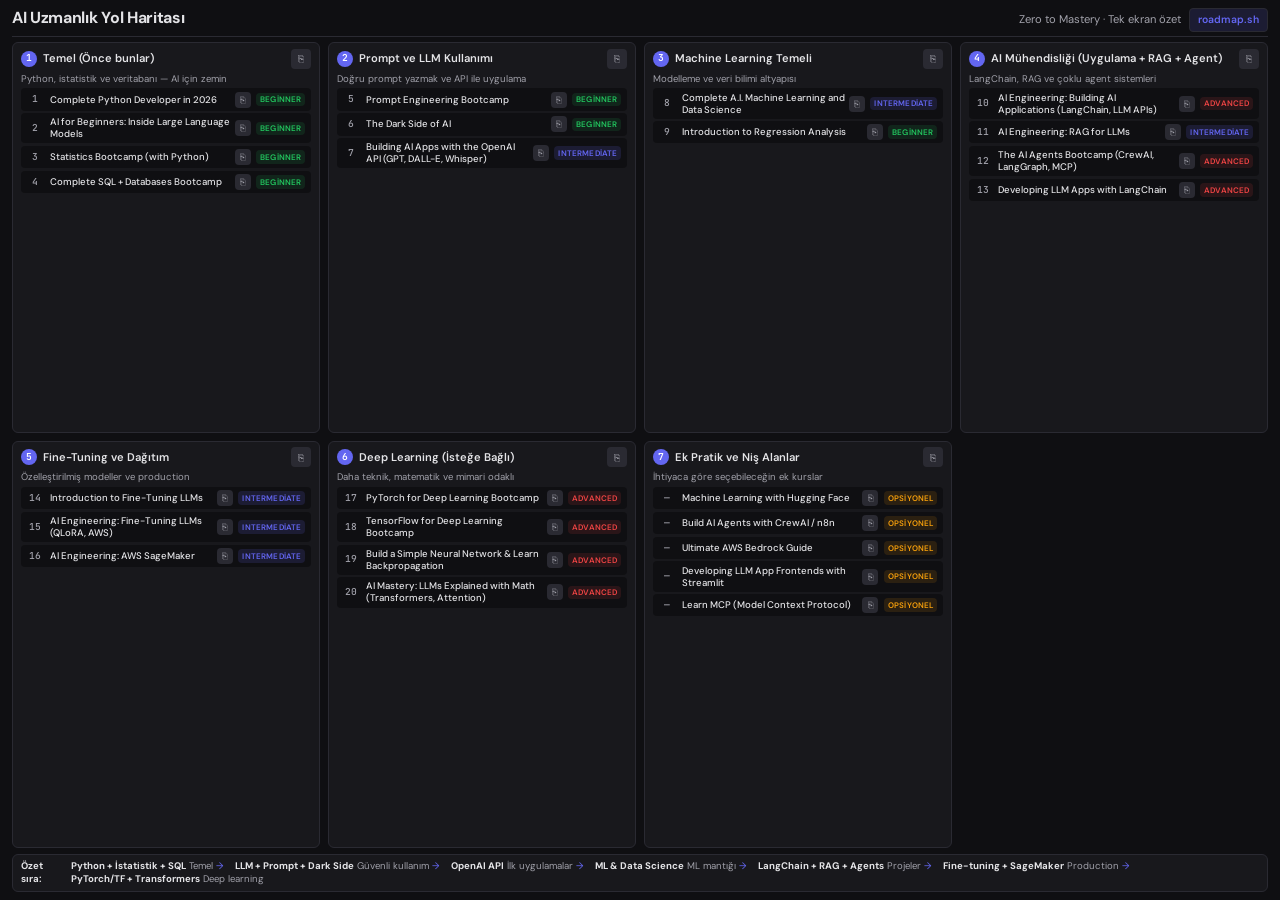
<file: ai-course-path.html>
<!DOCTYPE html>
<html lang="tr">
<head>
  <meta charset="UTF-8">
  <meta name="viewport" content="width=device-width, initial-scale=1.0">
  <title>AI Uzmanlık Yol Haritası | Zero to Mastery</title>
  <link rel="preconnect" href="https://fonts.googleapis.com">
  <link rel="preconnect" href="https://fonts.gstatic.com" crossorigin>
  <link href="https://fonts.googleapis.com/css2?family=DM+Sans:ital,opsz,wght@0,9..40,400;0,9..40,500;0,9..40,600;0,9..40,700;1,9..40,400&family=JetBrains+Mono:wght@400;500&display=swap" rel="stylesheet">
  <style>
    :root {
      --bg: #0f0f12;
      --surface: #18181c;
      --surface-hover: #1f1f24;
      --border: #2a2a32;
      --text: #e4e4e7;
      --text-muted: #a1a1aa;
      --accent: #6366f1;
      --accent-soft: rgba(99, 102, 241, 0.15);
      --green: #22c55e;
      --green-soft: rgba(34, 197, 94, 0.12);
      --amber: #f59e0b;
      --amber-soft: rgba(245, 158, 11, 0.12);
      --red: #ef4444;
      --red-soft: rgba(239, 68, 68, 0.12);
      --radius: 6px;
      --radius-sm: 4px;
    }

    * { box-sizing: border-box; margin: 0; padding: 0; }

    html, body {
      height: 100%;
      overflow: hidden;
    }

    body {
      font-family: 'DM Sans', system-ui, sans-serif;
      background: var(--bg);
      color: var(--text);
      line-height: 1.3;
      font-size: 11px;
    }

    .container {
      height: 100vh;
      padding: 0.5rem 0.75rem;
      display: flex;
      flex-direction: column;
      gap: 0.35rem;
    }

    header {
      display: flex;
      align-items: baseline;
      justify-content: space-between;
      gap: 0.5rem;
      flex-shrink: 0;
      padding-bottom: 0.25rem;
      border-bottom: 1px solid var(--border);
    }

    h1 {
      font-size: 1rem;
      font-weight: 700;
      letter-spacing: -0.02em;
      color: var(--text);
    }

    .header-right {
      display: flex;
      align-items: center;
      gap: 0.5rem;
    }
    .subtitle {
      color: var(--text-muted);
      font-size: 0.7rem;
    }
    .btn-resource {
      flex-shrink: 0;
      display: inline-flex;
      align-items: center;
      gap: 0.25rem;
      padding: 0.25rem 0.5rem;
      font-size: 0.65rem;
      font-weight: 600;
      color: var(--accent);
      background: var(--accent-soft);
      border: 1px solid var(--border);
      border-radius: var(--radius-sm);
      text-decoration: none;
      transition: background 0.15s, color 0.15s;
    }
    .btn-resource:hover {
      background: var(--accent);
      color: #fff;
    }

    .sections-grid {
      display: grid;
      grid-template-columns: repeat(4, 1fr);
      gap: 0.5rem;
      flex: 1;
      min-height: 0;
    }

    .path-section {
      background: var(--surface);
      border: 1px solid var(--border);
      border-radius: var(--radius);
      padding: 0.35rem 0.5rem;
      overflow: hidden;
      display: flex;
      flex-direction: column;
      min-height: 0;
    }

    .path-section-title {
      display: flex;
      align-items: center;
      gap: 0.35rem;
      margin-bottom: 0.25rem;
      font-weight: 600;
      font-size: 0.7rem;
      color: var(--text);
      flex-shrink: 0;
    }

    .path-section-title-text {
      flex: 1;
      min-width: 0;
    }

    .btn-copy {
      flex-shrink: 0;
      width: 20px;
      height: 20px;
      border: none;
      border-radius: var(--radius-sm);
      background: var(--border);
      color: var(--text-muted);
      cursor: pointer;
      display: flex;
      align-items: center;
      justify-content: center;
      font-size: 0.65rem;
      transition: background 0.15s, color 0.15s;
    }
    .btn-copy:hover {
      background: var(--accent);
      color: #fff;
    }
    .btn-copy.copied {
      background: var(--green);
      color: #fff;
    }

    .path-section-num {
      width: 16px;
      height: 16px;
      border-radius: 50%;
      background: var(--accent);
      color: #fff;
      display: flex;
      align-items: center;
      justify-content: center;
      font-family: 'JetBrains Mono', monospace;
      font-size: 0.6rem;
      font-weight: 600;
    }

    .path-section-subtitle {
      color: var(--text-muted);
      font-size: 0.6rem;
      margin-bottom: 0.2rem;
      flex-shrink: 0;
    }

    .course-list {
      display: flex;
      flex-direction: column;
      gap: 0.15rem;
      overflow-y: auto;
      min-height: 0;
    }

    .course-card {
      display: grid;
      grid-template-columns: 1.1rem 1fr auto;
      gap: 0.35rem;
      align-items: center;
      padding: 0.2rem 0.35rem;
      background: var(--bg);
      border-radius: var(--radius-sm);
      transition: background 0.15s;
    }

    .course-card:hover {
      background: var(--surface-hover);
    }

    .course-order {
      font-family: 'JetBrains Mono', monospace;
      font-size: 0.6rem;
      font-weight: 500;
      color: var(--text-muted);
      text-align: center;
    }

    .course-title-row {
      display: flex;
      align-items: center;
      gap: 0.25rem;
      min-width: 0;
    }
    .course-title-row h3 {
      flex: 1;
      min-width: 0;
    }
    .course-info h3 {
      font-size: 0.6rem;
      font-weight: 500;
      color: var(--text);
      line-height: 1.25;
    }
    .btn-copy-course {
      width: 16px;
      height: 16px;
      font-size: 0.55rem;
    }

    .course-info p {
      display: none;
    }

    .badge {
      font-size: 0.5rem;
      font-weight: 600;
      padding: 0.1rem 0.25rem;
      border-radius: 4px;
      text-transform: uppercase;
      letter-spacing: 0.02em;
      white-space: nowrap;
    }

    .badge-beginner { background: var(--green-soft); color: var(--green); }
    .badge-intermediate { background: var(--accent-soft); color: var(--accent); }
    .badge-advanced { background: var(--red-soft); color: var(--red); }
    .badge-optional { background: var(--amber-soft); color: var(--amber); }

    .summary-row {
      display: flex;
      align-items: center;
      gap: 0.5rem;
      flex-shrink: 0;
      padding: 0.35rem 0.5rem;
      background: var(--surface);
      border: 1px solid var(--border);
      border-radius: var(--radius);
      font-size: 0.6rem;
      color: var(--text-muted);
    }

    .summary-row strong { color: var(--text); }
    .summary-row ol {
      display: flex;
      flex-wrap: wrap;
      gap: 0 0.75rem;
      list-style: none;
      padding: 0;
      margin: 0;
    }
    .summary-row li { display: inline; }
    .summary-row li::after { content: ' →'; color: var(--accent); }
    .summary-row li:last-child::after { content: ''; }
  </style>
</head>
<body>
  <div class="container">
    <header>
      <h1>AI Uzmanlık Yol Haritası</h1>
      <div class="header-right">
        <p class="subtitle">Zero to Mastery · Tek ekran özet</p>
        <a href="https://roadmap.sh/ai-engineer" target="_blank" rel="noopener noreferrer" class="btn-resource" title="AI Engineer Roadmap – roadmap.sh">roadmap.sh</a>
      </div>
    </header>

    <div class="sections-grid">
    <section class="path-section">
      <div class="path-section-title">
        <span class="path-section-num">1</span>
        <span class="path-section-title-text">Temel (Önce bunlar)</span>
        <button type="button" class="btn-copy" title="Başlığı kopyala" aria-label="Başlığı kopyala">⎘</button>
      </div>
      <p class="path-section-subtitle">Python, istatistik ve veritabanı — AI için zemin</p>
      <div class="course-list">
        <div class="course-card">
          <span class="course-order">1</span>
          <div class="course-info">
            <div class="course-title-row">
              <h3>Complete Python Developer in 2026</h3>
              <button type="button" class="btn-copy btn-copy-course" title="Kurs adını kopyala" aria-label="Kurs adını kopyala">⎘</button>
            </div>
            <p>AI/ML için Python şart; veri, API ve scriptler hep Python.</p>
          </div>
          <span class="badge badge-beginner">Beginner</span>
        </div>
        <div class="course-card">
          <span class="course-order">2</span>
          <div class="course-info">
            <div class="course-title-row">
              <h3>AI for Beginners: Inside Large Language Models</h3>
              <button type="button" class="btn-copy btn-copy-course" title="Kurs adını kopyala" aria-label="Kurs adını kopyala">⎘</button>
            </div>
            <p>LLM'lerin ne olduğunu, güçlü ve zayıf yanlarını anlamak.</p>
          </div>
          <span class="badge badge-beginner">Beginner</span>
        </div>
        <div class="course-card">
          <span class="course-order">3</span>
          <div class="course-info">
            <div class="course-title-row">
              <h3>Statistics Bootcamp (with Python)</h3>
              <button type="button" class="btn-copy btn-copy-course" title="Kurs adını kopyala" aria-label="Kurs adını kopyala">⎘</button>
            </div>
            <p>ML ve veri analizi için istatistik temeli.</p>
          </div>
          <span class="badge badge-beginner">Beginner</span>
        </div>
        <div class="course-card">
          <span class="course-order">4</span>
          <div class="course-info">
            <div class="course-title-row">
              <h3>Complete SQL + Databases Bootcamp</h3>
              <button type="button" class="btn-copy btn-copy-course" title="Kurs adını kopyala" aria-label="Kurs adını kopyala">⎘</button>
            </div>
            <p>Veriyi toplama, saklama; RAG ve uygulamalar için gerekli.</p>
          </div>
          <span class="badge badge-beginner">Beginner</span>
        </div>
      </div>
    </section>

    <section class="path-section">
      <div class="path-section-title">
        <span class="path-section-num">2</span>
        <span class="path-section-title-text">Prompt ve LLM Kullanımı</span>
        <button type="button" class="btn-copy" title="Başlığı kopyala" aria-label="Başlığı kopyala">⎘</button>
      </div>
      <p class="path-section-subtitle">Doğru prompt yazmak ve API ile uygulama</p>
      <div class="course-list">
        <div class="course-card">
          <span class="course-order">5</span>
          <div class="course-info">
            <div class="course-title-row">
              <h3>Prompt Engineering Bootcamp</h3>
              <button type="button" class="btn-copy btn-copy-course" title="Kurs adını kopyala" aria-label="Kurs adını kopyala">⎘</button>
            </div>
            <p>LLM'leri etkili kullanmak; ezber prompt yerine mantıklı prompt.</p>
          </div>
          <span class="badge badge-beginner">Beginner</span>
        </div>
        <div class="course-card">
          <span class="course-order">6</span>
          <div class="course-info">
            <div class="course-title-row">
              <h3>The Dark Side of AI</h3>
              <button type="button" class="btn-copy btn-copy-course" title="Kurs adını kopyala" aria-label="Kurs adını kopyala">⎘</button>
            </div>
            <p>Güvenlik, jailbreak, injection, hallüsinasyon — hem kullanırken hem geliştirirken önemli.</p>
          </div>
          <span class="badge badge-beginner">Beginner</span>
        </div>
        <div class="course-card">
          <span class="course-order">7</span>
          <div class="course-info">
            <div class="course-title-row">
              <h3>Building AI Apps with the OpenAI API (GPT, DALL-E, Whisper)</h3>
              <button type="button" class="btn-copy btn-copy-course" title="Kurs adını kopyala" aria-label="Kurs adını kopyala">⎘</button>
            </div>
            <p>Gerçek uygulama yapmaya başlamak için pratik API kullanımı.</p>
          </div>
          <span class="badge badge-intermediate">Intermediate</span>
        </div>
      </div>
    </section>

    <section class="path-section">
      <div class="path-section-title">
        <span class="path-section-num">3</span>
        <span class="path-section-title-text">Machine Learning Temeli</span>
        <button type="button" class="btn-copy" title="Başlığı kopyala" aria-label="Başlığı kopyala">⎘</button>
      </div>
      <p class="path-section-subtitle">Modelleme ve veri bilimi altyapısı</p>
      <div class="course-list">
        <div class="course-card">
          <span class="course-order">8</span>
          <div class="course-info">
            <div class="course-title-row">
              <h3>Complete A.I. Machine Learning and Data Science</h3>
              <button type="button" class="btn-copy btn-copy-course" title="Kurs adını kopyala" aria-label="Kurs adını kopyala">⎘</button>
            </div>
            <p>ML, veri bilimi, Tensorflow, Pandas — AI'ın “makine öğrenmesi” tarafının temeli.</p>
          </div>
          <span class="badge badge-intermediate">Intermediate</span>
        </div>
        <div class="course-card">
          <span class="course-order">9</span>
          <div class="course-info">
            <div class="course-title-row">
              <h3>Introduction to Regression Analysis</h3>
              <button type="button" class="btn-copy btn-copy-course" title="Kurs adını kopyala" aria-label="Kurs adını kopyala">⎘</button>
            </div>
            <p>Modelleme ve tahmin mantığını pekiştirir.</p>
          </div>
          <span class="badge badge-beginner">Beginner</span>
        </div>
      </div>
    </section>

    <section class="path-section">
      <div class="path-section-title">
        <span class="path-section-num">4</span>
        <span class="path-section-title-text">AI Mühendisliği (Uygulama + RAG + Agent)</span>
        <button type="button" class="btn-copy" title="Başlığı kopyala" aria-label="Başlığı kopyala">⎘</button>
      </div>
      <p class="path-section-subtitle">LangChain, RAG ve çoklu agent sistemleri</p>
      <div class="course-list">
        <div class="course-card">
          <span class="course-order">10</span>
          <div class="course-info">
            <div class="course-title-row">
              <h3>AI Engineering: Building AI Applications (LangChain, LLM APIs)</h3>
              <button type="button" class="btn-copy btn-copy-course" title="Kurs adını kopyala" aria-label="Kurs adını kopyala">⎘</button>
            </div>
            <p>LangChain, LangSmith, LangGraph ile gerçek AI uygulamaları.</p>
          </div>
          <span class="badge badge-advanced">Advanced</span>
        </div>
        <div class="course-card">
          <span class="course-order">11</span>
          <div class="course-info">
            <div class="course-title-row">
              <h3>AI Engineering: RAG for LLMs</h3>
              <button type="button" class="btn-copy btn-copy-course" title="Kurs adını kopyala" aria-label="Kurs adını kopyala">⎘</button>
            </div>
            <p>Kendi verinle çalışan akıllı sistemler (chatbot, analiz vb.).</p>
          </div>
          <span class="badge badge-intermediate">Intermediate</span>
        </div>
        <div class="course-card">
          <span class="course-order">12</span>
          <div class="course-info">
            <div class="course-title-row">
              <h3>The AI Agents Bootcamp (CrewAI, LangGraph, MCP)</h3>
              <button type="button" class="btn-copy btn-copy-course" title="Kurs adını kopyala" aria-label="Kurs adını kopyala">⎘</button>
            </div>
            <p>Çoklu agent, otomasyon ve iş akışları.</p>
          </div>
          <span class="badge badge-advanced">Advanced</span>
        </div>
        <div class="course-card">
          <span class="course-order">13</span>
          <div class="course-info">
            <div class="course-title-row">
              <h3>Developing LLM Apps with LangChain</h3>
              <button type="button" class="btn-copy btn-copy-course" title="Kurs adını kopyala" aria-label="Kurs adını kopyala">⎘</button>
            </div>
            <p>LangChain ile uygulama geliştirmeyi derinleştirir.</p>
          </div>
          <span class="badge badge-advanced">Advanced</span>
        </div>
      </div>
    </section>

    <section class="path-section">
      <div class="path-section-title">
        <span class="path-section-num">5</span>
        <span class="path-section-title-text">Fine-Tuning ve Dağıtım</span>
        <button type="button" class="btn-copy" title="Başlığı kopyala" aria-label="Başlığı kopyala">⎘</button>
      </div>
      <p class="path-section-subtitle">Özelleştirilmiş modeller ve production</p>
      <div class="course-list">
        <div class="course-card">
          <span class="course-order">14</span>
          <div class="course-info">
            <div class="course-title-row">
              <h3>Introduction to Fine-Tuning LLMs</h3>
              <button type="button" class="btn-copy btn-copy-course" title="Kurs adını kopyala" aria-label="Kurs adını kopyala">⎘</button>
            </div>
            <p>OpenAI ile fine-tuning'e giriş.</p>
          </div>
          <span class="badge badge-intermediate">Intermediate</span>
        </div>
        <div class="course-card">
          <span class="course-order">15</span>
          <div class="course-info">
            <div class="course-title-row">
              <h3>AI Engineering: Fine-Tuning LLMs (QLoRA, AWS)</h3>
              <button type="button" class="btn-copy btn-copy-course" title="Kurs adını kopyala" aria-label="Kurs adını kopyala">⎘</button>
            </div>
            <p>Kendi verinle özelleştirilmiş modeller, AWS ile deploy.</p>
          </div>
          <span class="badge badge-intermediate">Intermediate</span>
        </div>
        <div class="course-card">
          <span class="course-order">16</span>
          <div class="course-info">
            <div class="course-title-row">
              <h3>AI Engineering: AWS SageMaker</h3>
              <button type="button" class="btn-copy btn-copy-course" title="Kurs adını kopyala" aria-label="Kurs adını kopyala">⎘</button>
            </div>
            <p>Model eğitimi ve production'da çalıştırma.</p>
          </div>
          <span class="badge badge-intermediate">Intermediate</span>
        </div>
      </div>
    </section>

    <section class="path-section">
      <div class="path-section-title">
        <span class="path-section-num">6</span>
        <span class="path-section-title-text">Deep Learning (İsteğe Bağlı)</span>
        <button type="button" class="btn-copy" title="Başlığı kopyala" aria-label="Başlığı kopyala">⎘</button>
      </div>
      <p class="path-section-subtitle">Daha teknik, matematik ve mimari odaklı</p>
      <div class="course-list">
        <div class="course-card">
          <span class="course-order">17</span>
          <div class="course-info">
            <div class="course-title-row">
              <h3>PyTorch for Deep Learning Bootcamp</h3>
              <button type="button" class="btn-copy btn-copy-course" title="Kurs adını kopyala" aria-label="Kurs adını kopyala">⎘</button>
            </div>
            <p>Derin öğrenme, computer vision, neural network.</p>
          </div>
          <span class="badge badge-advanced">Advanced</span>
        </div>
        <div class="course-card">
          <span class="course-order">18</span>
          <div class="course-info">
            <div class="course-title-row">
              <h3>TensorFlow for Deep Learning Bootcamp</h3>
              <button type="button" class="btn-copy btn-copy-course" title="Kurs adını kopyala" aria-label="Kurs adını kopyala">⎘</button>
            </div>
            <p>Alternatif framework, production tarafında yaygın.</p>
          </div>
          <span class="badge badge-advanced">Advanced</span>
        </div>
        <div class="course-card">
          <span class="course-order">19</span>
          <div class="course-info">
            <div class="course-title-row">
              <h3>Build a Simple Neural Network & Learn Backpropagation</h3>
              <button type="button" class="btn-copy btn-copy-course" title="Kurs adını kopyala" aria-label="Kurs adını kopyala">⎘</button>
            </div>
            <p>Matematiği ve “nasıl çalışıyor”u anlamak.</p>
          </div>
          <span class="badge badge-advanced">Advanced</span>
        </div>
        <div class="course-card">
          <span class="course-order">20</span>
          <div class="course-info">
            <div class="course-title-row">
              <h3>AI Mastery: LLMs Explained with Math (Transformers, Attention)</h3>
              <button type="button" class="btn-copy btn-copy-course" title="Kurs adını kopyala" aria-label="Kurs adını kopyala">⎘</button>
            </div>
            <p>Transformer/LLM mimarisini matematikle kavramak.</p>
          </div>
          <span class="badge badge-advanced">Advanced</span>
        </div>
      </div>
    </section>

    <section class="path-section">
      <div class="path-section-title">
        <span class="path-section-num">7</span>
        <span class="path-section-title-text">Ek Pratik ve Niş Alanlar</span>
        <button type="button" class="btn-copy" title="Başlığı kopyala" aria-label="Başlığı kopyala">⎘</button>
      </div>
      <p class="path-section-subtitle">İhtiyaca göre seçebileceğin ek kurslar</p>
      <div class="course-list">
        <div class="course-card">
          <span class="course-order">—</span>
          <div class="course-info">
            <div class="course-title-row">
              <h3>Machine Learning with Hugging Face</h3>
              <button type="button" class="btn-copy btn-copy-course" title="Kurs adını kopyala" aria-label="Kurs adını kopyala">⎘</button>
            </div>
            <p>Hazır modeller, pipeline, NLP/vision.</p>
          </div>
          <span class="badge badge-optional">Opsiyonel</span>
        </div>
        <div class="course-card">
          <span class="course-order">—</span>
          <div class="course-info">
            <div class="course-title-row">
              <h3>Build AI Agents with CrewAI / n8n</h3>
              <button type="button" class="btn-copy btn-copy-course" title="Kurs adını kopyala" aria-label="Kurs adını kopyala">⎘</button>
            </div>
            <p>Agent mantığı ve kod yazmadan otomasyon.</p>
          </div>
          <span class="badge badge-optional">Opsiyonel</span>
        </div>
        <div class="course-card">
          <span class="course-order">—</span>
          <div class="course-info">
            <div class="course-title-row">
              <h3>Ultimate AWS Bedrock Guide</h3>
              <button type="button" class="btn-copy btn-copy-course" title="Kurs adını kopyala" aria-label="Kurs adını kopyala">⎘</button>
            </div>
            <p>Çoklu model (Meta, Anthropic, Cohere) tek API.</p>
          </div>
          <span class="badge badge-optional">Opsiyonel</span>
        </div>
        <div class="course-card">
          <span class="course-order">—</span>
          <div class="course-info">
            <div class="course-title-row">
              <h3>Developing LLM App Frontends with Streamlit</h3>
              <button type="button" class="btn-copy btn-copy-course" title="Kurs adını kopyala" aria-label="Kurs adını kopyala">⎘</button>
            </div>
            <p>Hızlı arayüz ve demo için.</p>
          </div>
          <span class="badge badge-optional">Opsiyonel</span>
        </div>
        <div class="course-card">
          <span class="course-order">—</span>
          <div class="course-info">
            <div class="course-title-row">
              <h3>Learn MCP (Model Context Protocol)</h3>
              <button type="button" class="btn-copy btn-copy-course" title="Kurs adını kopyala" aria-label="Kurs adını kopyala">⎘</button>
            </div>
            <p>AI'ı harici kaynaklara bağlamak.</p>
          </div>
          <span class="badge badge-optional">Opsiyonel</span>
        </div>
      </div>
    </section>
    </div>

    <div class="summary-row">
      <strong>Özet sıra:</strong>
      <ol>
        <li><strong>Python + İstatistik + SQL</strong> Temel</li>
        <li><strong>LLM + Prompt + Dark Side</strong> Güvenli kullanım</li>
        <li><strong>OpenAI API</strong> İlk uygulamalar</li>
        <li><strong>ML & Data Science</strong> ML mantığı</li>
        <li><strong>LangChain + RAG + Agents</strong> Projeler</li>
        <li><strong>Fine-tuning + SageMaker</strong> Production</li>
        <li><strong>PyTorch/TF + Transformers</strong> Deep learning</li>
      </ol>
    </div>
  </div>
  <script>
    document.querySelectorAll('.path-section-title .btn-copy').forEach(function(btn) {
      btn.addEventListener('click', function() {
        var titleRow = this.closest('.path-section-title');
        var num = titleRow.querySelector('.path-section-num').textContent.trim();
        var text = titleRow.querySelector('.path-section-title-text').textContent.trim();
        var fullTitle = num + ' ' + text;
        navigator.clipboard.writeText(fullTitle).then(function() {
          btn.classList.add('copied');
          setTimeout(function() { btn.classList.remove('copied'); }, 800);
        });
      });
    });
    document.querySelectorAll('.btn-copy-course').forEach(function(btn) {
      btn.addEventListener('click', function() {
        var card = this.closest('.course-card');
        var courseName = card.querySelector('.course-title-row h3').textContent.trim();
        navigator.clipboard.writeText(courseName).then(function() {
          btn.classList.add('copied');
          setTimeout(function() { btn.classList.remove('copied'); }, 800);
        });
      });
    });
  </script>
</body>
</html>
</file>
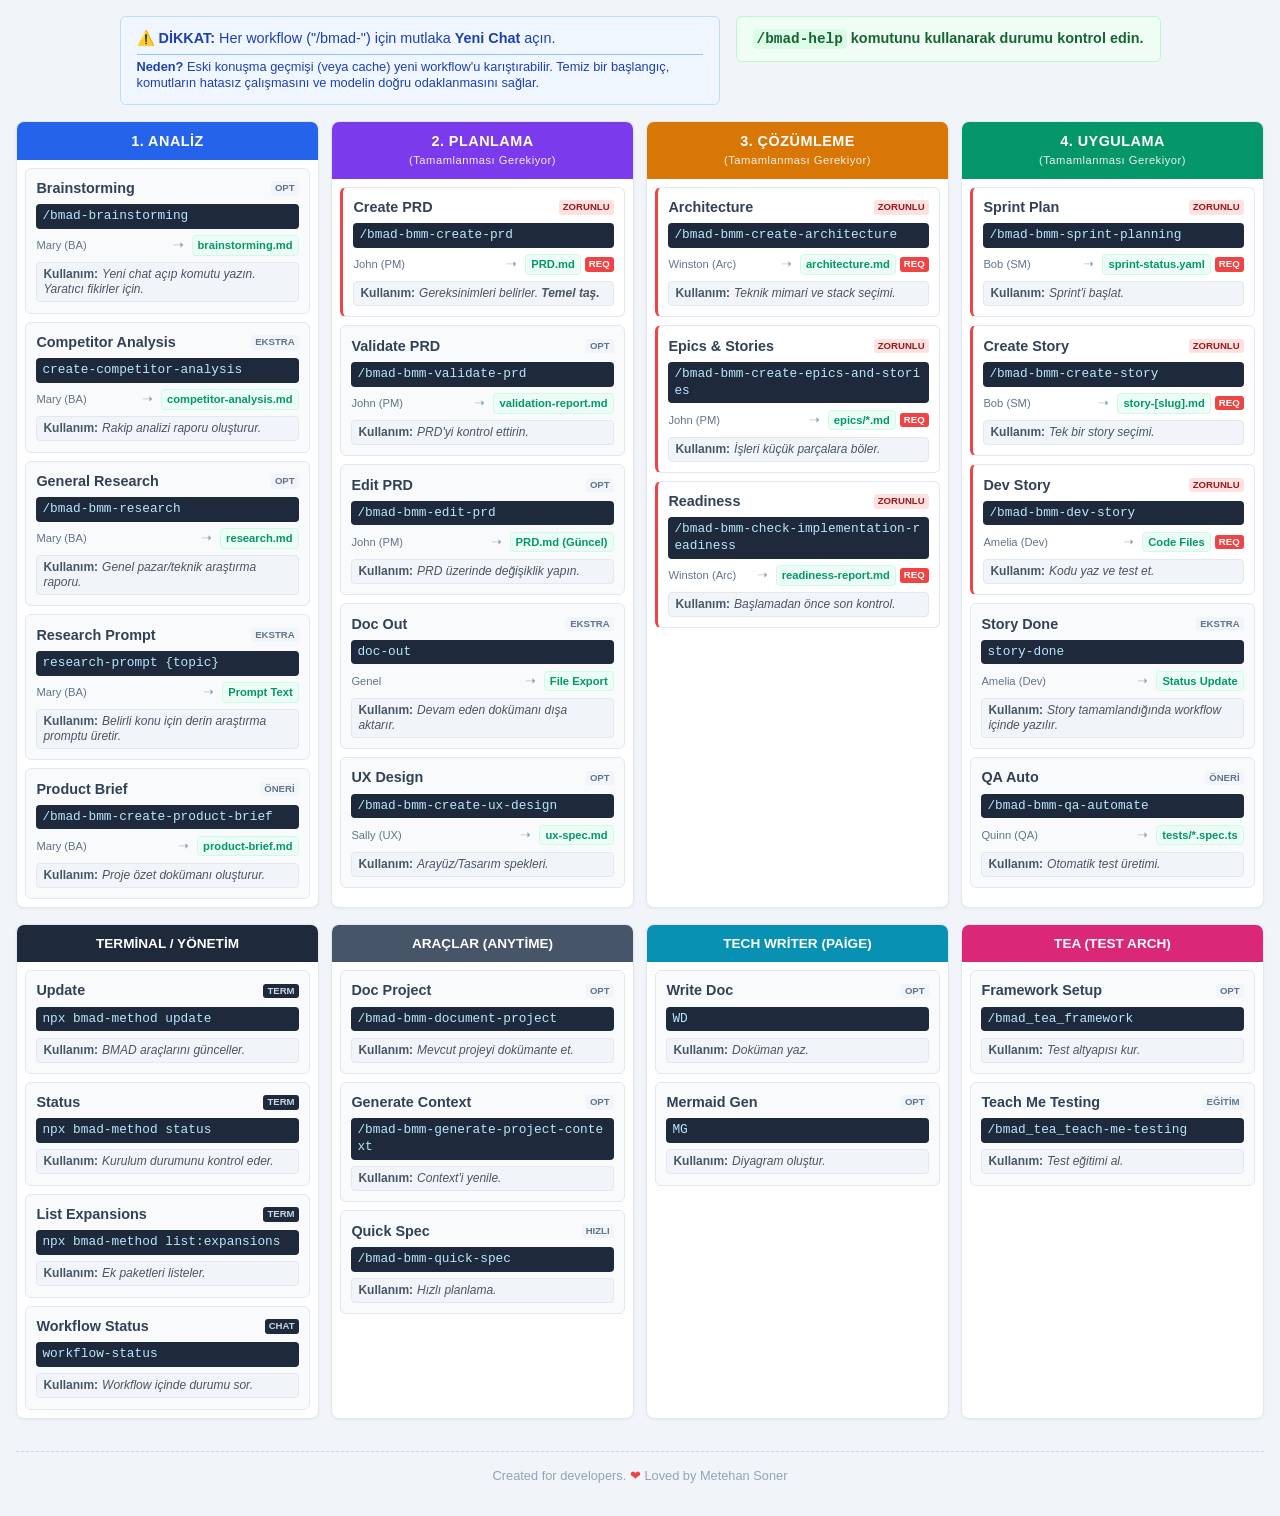
<file: bmad-manual.html>
<!DOCTYPE html>
<html lang="tr">

<head>
    <meta charset="UTF-8">
    <meta name="viewport" content="width=device-width, initial-scale=1.0">
    <title>BMAD Method Dashboard</title>
    <style>
        :root {
            --bg-color: #f1f5f9;
            --text-color: #0f172a;
            --border-color: #cbd5e1;

            --phase-1-color: #2563eb;
            --phase-2-color: #7c3aed;
            --phase-3-color: #d97706;
            --phase-4-color: #059669;
            --other-color: #475569;
        }

        * {
            box-sizing: border-box;
            margin: 0;
            padding: 0;
        }

        body {
            font-family: -apple-system, BlinkMacSystemFont, "Segoe UI", Roboto, Helvetica, Arial, sans-serif;
            background-color: var(--bg-color);
            color: var(--text-color);
            line-height: 1.3;
            padding: 1rem;
            min-height: 100vh;
            display: flex;
            flex-direction: column;
        }

        .header-area {
            display: flex;
            flex-wrap: wrap;
            /* Allow wrapping on smaller screens */
            justify-content: center;
            align-items: flex-start;
            /* Align to top */
            gap: 1rem;
            margin-bottom: 1rem;
        }

        .alert-box {
            background: #eff6ff;
            color: #1e40af;
            padding: 0.75rem 1rem;
            text-align: left;
            /* Better readability */
            border-radius: 6px;
            font-size: 0.9rem;
            border: 1px solid #bfdbfe;
            flex-grow: 1;
            max-width: 600px;
        }

        .help-box {
            background: #f0fdf4;
            color: #166534;
            padding: 0.75rem 1rem;
            text-align: left;
            /* Better readability */
            border-radius: 6px;
            font-size: 0.9rem;
            border: 1px solid #bbf7d0;
            font-weight: 700;
        }

        /* MAIN DASHBOARD GRID */
        .phases-area {
            display: grid;
            grid-template-columns: repeat(4, 1fr);
            gap: 0.75rem;
            margin-bottom: 1rem;
        }

        .phase-column {
            background: #fff;
            border-radius: 8px;
            border: 1px solid #e2e8f0;
            display: flex;
            flex-direction: column;
            overflow: hidden;
            box-shadow: 0 1px 3px rgba(0, 0, 0, 0.05);
        }

        .phase-header {
            padding: 0.6rem;
            color: white;
            font-weight: 700;
            text-align: center;
            text-transform: uppercase;
            font-size: 0.9rem;
            letter-spacing: 0.5px;
            flex-shrink: 0;
        }

        .p1 {
            background: var(--phase-1-color);
        }

        .p2 {
            background: var(--phase-2-color);
        }

        .p3 {
            background: var(--phase-3-color);
        }

        .p4 {
            background: var(--phase-4-color);
        }

        .p-term {
            background: #334155;
        }

        .p-extra {
            background: #64748b;
        }

        .phase-content {
            padding: 0.5rem;
            overflow-y: auto;
            flex-grow: 1;
        }

        /* COMPACT ITEM */
        .item {
            border: 1px solid #e2e8f0;
            border-radius: 6px;
            margin-bottom: 0.5rem;
            padding: 0.65rem;
            background: #f8fafc;
        }

        .item:last-child {
            margin-bottom: 0;
        }

        .item.mandatory {
            border-left: 3px solid #ef4444;
            background: #fff;
        }

        .item-header {
            display: flex;
            justify-content: space-between;
            align-items: center;
            margin-bottom: 0.4rem;
        }

        .item-title {
            font-weight: 700;
            font-size: 0.9rem;
            color: #334155;
        }

        .badge {
            font-size: 0.6rem;
            padding: 1px 4px;
            border-radius: 3px;
            text-transform: uppercase;
            font-weight: 700;
        }

        .badge-req {
            background: #fee2e2;
            color: #991b1b;
        }

        .badge-opt {
            background: #f1f5f9;
            color: #64748b;
        }

        .badge-term {
            background: #1e293b;
            color: #cbd5e1;
        }

        .cmd {
            display: block;
            background: #1e293b;
            color: #bae6fd;
            padding: 4px 6px;
            border-radius: 4px;
            font-family: monospace;
            font-size: 0.8rem;
            margin-bottom: 0.4rem;
            word-break: break-all;
        }

        /* FILE OUTPUT STYLE */
        .file-arrow {
            color: #94a3b8;
            margin-right: 4px;
            font-size: 0.8rem;
        }

        .file-wrapper {
            display: inline-flex;
            align-items: center;
            gap: 4px;
        }

        .file-out {
            font-size: 0.7rem;
            font-weight: 600;
            color: #059669;
            /* Green for success/file */
            background-color: #ecfdf5;
            padding: 2px 5px;
            border-radius: 4px;
            border: 1px solid #d1fae5;
            display: inline-block;
        }

        /* File Requirement Badge */
        .file-badge-req {
            font-size: 0.6rem;
            background-color: #ef4444;
            color: white;
            padding: 1px 4px;
            border-radius: 3px;
            font-weight: 700;
            display: inline-block;
        }

        .meta {
            font-size: 0.7rem;
            color: #64748b;
            display: flex;
            justify-content: space-between;
            align-items: center;
            margin-bottom: 0.4rem;
        }

        .usage-row {
            font-size: 0.75rem;
            color: #4b5563;
            background: #f1f5f9;
            padding: 4px 6px;
            border-radius: 4px;
            font-style: italic;
            border: 1px solid #e2e8f0;
            line-height: 1.25;
        }

        .usage-label {
            font-weight: 700;
            color: #475569;
            font-style: normal;
            margin-right: 4px;
        }

        /* EXTRAS */
        .extras-section {
            display: grid;
            grid-template-columns: repeat(4, 1fr);
            gap: 0.75rem;
            padding-bottom: 1rem;
            flex-grow: 1;
            /* Push footer to bottom */
        }

        .extras-column {
            background: #fff;
            border-radius: 8px;
            border: 1px solid #e2e8f0;
            overflow: hidden;
            box-shadow: 0 1px 3px rgba(0, 0, 0, 0.05);
        }

        .extras-header {
            background: #475569;
            padding: 0.6rem;
            color: white;
            font-weight: 700;
            text-align: center;
            text-transform: uppercase;
            font-size: 0.85rem;
        }

        .eh-tech {
            background: #0891b2;
        }

        /* Cyan */
        .eh-tea {
            background: #db2777;
        }

        /* Pink */
        .eh-term {
            background: #1e293b;
        }

        /* Dark Blue for Terminal */

        /* FOOTER SIGNATURE */
        .footer {
            text-align: center;
            padding: 1rem 0;
            margin-top: 1rem;
            color: #94a3b8;
            font-size: 0.8rem;
            border-top: 1px dashed #cbd5e1;
        }

        .heart {
            color: #ef4444;
            display: inline-block;
            animation: pulse 1.5s infinite;
        }

        @keyframes pulse {
            0% {
                transform: scale(1);
            }

            50% {
                transform: scale(1.2);
            }

            100% {
                transform: scale(1);
            }
        }

        @media (max-width: 1200px) {

            .phases-area,
            .extras-section {
                grid-template-columns: repeat(2, 1fr);
            }
        }

        @media (max-width: 768px) {

            .phases-area,
            .extras-section {
                grid-template-columns: 1fr;
                /* Single column on mobile */
            }

            .header-area {
                flex-direction: column;
                /* Stack header items */
                align-items: stretch;
            }

            .alert-box,
            .help-box {
                max-width: 100%;
                /* Full width */
            }
        }
    </style>
</head>

<body>

    <div class="header-area">
        <div class="alert-box">
            <div>⚠️ <strong>DİKKAT:</strong> Her workflow ("/bmad-") için mutlaka <strong>Yeni Chat</strong> açın.</div>
            <div
                style="font-size: 0.8rem; margin-top: 6px; border-top: 1px solid #93c5fd; padding-top: 4px; font-weight: 500;">
                <strong>Neden?</strong> Eski konuşma geçmişi (veya cache) yeni workflow'u karıştırabilir. Temiz bir
                başlangıç, komutların hatasız çalışmasını ve modelin doğru odaklanmasını sağlar.
            </div>
        </div>
        <div class="help-box">
            <code style="background:#dcfce7; padding:2px 4px; border-radius:4px;">/bmad-help</code> komutunu kullanarak
            durumu kontrol edin.
        </div>
    </div>

    <!-- MAIN PHASES -->
    <div class="phases-area">

        <!-- PHASE 1: ANALYSIS -->
        <div class="phase-column">
            <div class="phase-header p1">1. Analiz</div>
            <div class="phase-content">
                <div class="item">
                    <div class="item-header"><span class="item-title">Brainstorming</span><span
                            class="badge badge-opt">OPT</span></div>
                    <code class="cmd">/bmad-brainstorming</code>
                    <div class="meta"><span>Mary (BA)</span>
                        <div class="file-wrapper"><span class="file-arrow">➝</span><span
                                class="file-out">brainstorming.md</span></div>
                    </div>
                    <div class="usage-row"><span class="usage-label">Kullanım:</span>Yeni chat açıp komutu yazın.
                        Yaratıcı fikirler için.</div>
                </div>
                <div class="item">
                    <div class="item-header"><span class="item-title">Competitor Analysis</span><span
                            class="badge badge-opt">EKSTRA</span></div>
                    <code class="cmd">create-competitor-analysis</code>
                    <div class="meta"><span>Mary (BA)</span>
                        <div class="file-wrapper"><span class="file-arrow">➝</span><span
                                class="file-out">competitor-analysis.md</span></div>
                    </div>
                    <div class="usage-row"><span class="usage-label">Kullanım:</span>Rakip analizi raporu oluşturur.
                    </div>
                </div>
                <div class="item">
                    <div class="item-header"><span class="item-title">General Research</span><span
                            class="badge badge-opt">OPT</span></div>
                    <code class="cmd">/bmad-bmm-research</code>
                    <div class="meta"><span>Mary (BA)</span>
                        <div class="file-wrapper"><span class="file-arrow">➝</span><span
                                class="file-out">research.md</span></div>
                    </div>
                    <div class="usage-row"><span class="usage-label">Kullanım:</span>Genel pazar/teknik araştırma
                        raporu.</div>
                </div>
                <div class="item">
                    <div class="item-header"><span class="item-title">Research Prompt</span><span
                            class="badge badge-opt">EKSTRA</span></div>
                    <code class="cmd">research-prompt {topic}</code>
                    <div class="meta"><span>Mary (BA)</span>
                        <div class="file-wrapper"><span class="file-arrow">➝</span><span class="file-out">Prompt
                                Text</span></div>
                    </div>
                    <div class="usage-row"><span class="usage-label">Kullanım:</span>Belirli konu için derin araştırma
                        promptu üretir.</div>
                </div>
                <div class="item">
                    <div class="item-header"><span class="item-title">Product Brief</span><span
                            class="badge badge-opt">ÖNERİ</span></div>
                    <code class="cmd">/bmad-bmm-create-product-brief</code>
                    <div class="meta"><span>Mary (BA)</span>
                        <div class="file-wrapper"><span class="file-arrow">➝</span><span
                                class="file-out">product-brief.md</span></div>
                    </div>
                    <div class="usage-row"><span class="usage-label">Kullanım:</span>Proje özet dokümanı oluşturur.
                    </div>
                </div>
            </div>
        </div>

        <!-- PHASE 2: PLANNING -->
        <div class="phase-column">
            <div class="phase-header p2">2. Planlama<br><span
                    style="font-size:0.7rem; font-weight:400; text-transform:none; opacity:0.9;">(Tamamlanması
                    Gerekiyor)</span></div>
            <div class="phase-content">
                <div class="item mandatory">
                    <div class="item-header"><span class="item-title">Create PRD</span><span
                            class="badge badge-req">ZORUNLU</span></div>
                    <code class="cmd">/bmad-bmm-create-prd</code>
                    <div class="meta"><span>John (PM)</span>
                        <div class="file-wrapper"><span class="file-arrow">➝</span><span
                                class="file-out">PRD.md</span><span class="file-badge-req">REQ</span></div>
                    </div>
                    <div class="usage-row"><span class="usage-label">Kullanım:</span>Gereksinimleri belirler.
                        <strong>Temel taş.</strong>
                    </div>
                </div>
                <div class="item">
                    <div class="item-header"><span class="item-title">Validate PRD</span><span
                            class="badge badge-opt">OPT</span></div>
                    <code class="cmd">/bmad-bmm-validate-prd</code>
                    <div class="meta"><span>John (PM)</span>
                        <div class="file-wrapper"><span class="file-arrow">➝</span><span
                                class="file-out">validation-report.md</span></div>
                    </div>
                    <div class="usage-row"><span class="usage-label">Kullanım:</span>PRD'yi kontrol ettirin.</div>
                </div>
                <div class="item">
                    <div class="item-header"><span class="item-title">Edit PRD</span><span
                            class="badge badge-opt">OPT</span></div>
                    <code class="cmd">/bmad-bmm-edit-prd</code>
                    <div class="meta"><span>John (PM)</span>
                        <div class="file-wrapper"><span class="file-arrow">➝</span><span class="file-out">PRD.md
                                (Güncel)</span></div>
                    </div>
                    <div class="usage-row"><span class="usage-label">Kullanım:</span>PRD üzerinde değişiklik yapın.
                    </div>
                </div>
                <div class="item">
                    <div class="item-header"><span class="item-title">Doc Out</span><span
                            class="badge badge-opt">EKSTRA</span></div>
                    <code class="cmd">doc-out</code>
                    <div class="meta"><span>Genel</span>
                        <div class="file-wrapper"><span class="file-arrow">➝</span><span class="file-out">File
                                Export</span></div>
                    </div>
                    <div class="usage-row"><span class="usage-label">Kullanım:</span>Devam eden dokümanı dışa aktarır.
                    </div>
                </div>
                <div class="item">
                    <div class="item-header"><span class="item-title">UX Design</span><span
                            class="badge badge-opt">OPT</span></div>
                    <code class="cmd">/bmad-bmm-create-ux-design</code>
                    <div class="meta"><span>Sally (UX)</span>
                        <div class="file-wrapper"><span class="file-arrow">➝</span><span
                                class="file-out">ux-spec.md</span></div>
                    </div>
                    <div class="usage-row"><span class="usage-label">Kullanım:</span>Arayüz/Tasarım spekleri.</div>
                </div>
            </div>
        </div>

        <!-- PHASE 3: SOLUTIONING -->
        <div class="phase-column">
            <div class="phase-header p3">3. Çözümleme<br><span
                    style="font-size:0.7rem; font-weight:400; text-transform:none; opacity:0.9;">(Tamamlanması
                    Gerekiyor)</span></div>
            <div class="phase-content">
                <div class="item mandatory">
                    <div class="item-header"><span class="item-title">Architecture</span><span
                            class="badge badge-req">ZORUNLU</span></div>
                    <code class="cmd">/bmad-bmm-create-architecture</code>
                    <div class="meta"><span>Winston (Arc)</span>
                        <div class="file-wrapper"><span class="file-arrow">➝</span><span
                                class="file-out">architecture.md</span><span class="file-badge-req">REQ</span></div>
                    </div>
                    <div class="usage-row"><span class="usage-label">Kullanım:</span>Teknik mimari ve stack seçimi.
                    </div>
                </div>
                <div class="item mandatory">
                    <div class="item-header"><span class="item-title">Epics & Stories</span><span
                            class="badge badge-req">ZORUNLU</span></div>
                    <code class="cmd">/bmad-bmm-create-epics-and-stories</code>
                    <div class="meta"><span>John (PM)</span>
                        <div class="file-wrapper"><span class="file-arrow">➝</span><span
                                class="file-out">epics/*.md</span><span class="file-badge-req">REQ</span></div>
                    </div>
                    <div class="usage-row"><span class="usage-label">Kullanım:</span>İşleri küçük parçalara böler.</div>
                </div>
                <div class="item mandatory">
                    <div class="item-header"><span class="item-title">Readiness</span><span
                            class="badge badge-req">ZORUNLU</span></div>
                    <code class="cmd">/bmad-bmm-check-implementation-readiness</code>
                    <div class="meta"><span>Winston (Arc)</span>
                        <div class="file-wrapper"><span class="file-arrow">➝</span><span
                                class="file-out">readiness-report.md</span><span class="file-badge-req">REQ</span></div>
                    </div>
                    <div class="usage-row"><span class="usage-label">Kullanım:</span>Başlamadan önce son kontrol.</div>
                </div>
            </div>
        </div>

        <!-- PHASE 4: IMPLEMENTATION -->
        <div class="phase-column">
            <div class="phase-header p4">4. Uygulama<br><span
                    style="font-size:0.7rem; font-weight:400; text-transform:none; opacity:0.9;">(Tamamlanması
                    Gerekiyor)</span></div>
            <div class="phase-content">
                <div class="item mandatory">
                    <div class="item-header"><span class="item-title">Sprint Plan</span><span
                            class="badge badge-req">ZORUNLU</span></div>
                    <code class="cmd">/bmad-bmm-sprint-planning</code>
                    <div class="meta"><span>Bob (SM)</span>
                        <div class="file-wrapper"><span class="file-arrow">➝</span><span
                                class="file-out">sprint-status.yaml</span><span class="file-badge-req">REQ</span></div>
                    </div>
                    <div class="usage-row"><span class="usage-label">Kullanım:</span>Sprint'i başlat.</div>
                </div>
                <div class="item mandatory">
                    <div class="item-header"><span class="item-title">Create Story</span><span
                            class="badge badge-req">ZORUNLU</span></div>
                    <code class="cmd">/bmad-bmm-create-story</code>
                    <div class="meta"><span>Bob (SM)</span>
                        <div class="file-wrapper"><span class="file-arrow">➝</span><span
                                class="file-out">story-[slug].md</span><span class="file-badge-req">REQ</span></div>
                    </div>
                    <div class="usage-row"><span class="usage-label">Kullanım:</span>Tek bir story seçimi.</div>
                </div>
                <div class="item mandatory">
                    <div class="item-header"><span class="item-title">Dev Story</span><span
                            class="badge badge-req">ZORUNLU</span></div>
                    <code class="cmd">/bmad-bmm-dev-story</code>
                    <div class="meta"><span>Amelia (Dev)</span>
                        <div class="file-wrapper"><span class="file-arrow">➝</span><span class="file-out">Code
                                Files</span><span class="file-badge-req">REQ</span></div>
                    </div>
                    <div class="usage-row"><span class="usage-label">Kullanım:</span>Kodu yaz ve test et.</div>
                </div>
                <div class="item">
                    <div class="item-header"><span class="item-title">Story Done</span><span
                            class="badge badge-opt">EKSTRA</span></div>
                    <code class="cmd">story-done</code>
                    <div class="meta"><span>Amelia (Dev)</span>
                        <div class="file-wrapper"><span class="file-arrow">➝</span><span class="file-out">Status
                                Update</span></div>
                    </div>
                    <div class="usage-row"><span class="usage-label">Kullanım:</span>Story tamamlandığında workflow
                        içinde yazılır.</div>
                </div>
                <div class="item">
                    <div class="item-header"><span class="item-title">QA Auto</span><span
                            class="badge badge-opt">ÖNERİ</span></div>
                    <code class="cmd">/bmad-bmm-qa-automate</code>
                    <div class="meta"><span>Quinn (QA)</span>
                        <div class="file-wrapper"><span class="file-arrow">➝</span><span
                                class="file-out">tests/*.spec.ts</span></div>
                    </div>
                    <div class="usage-row"><span class="usage-label">Kullanım:</span>Otomatik test üretimi.</div>
                </div>
            </div>
        </div>
    </div>

    <!-- EXTRAS SECTION -->
    <div class="extras-section">

        <!-- Terminal Management Tools (New Column) -->
        <div class="extras-column">
            <div class="extras-header eh-term">Terminal / Yönetim</div>
            <div class="phase-content">
                <div class="item">
                    <div class="item-header"><span class="item-title">Update</span><span
                            class="badge badge-term">TERM</span></div>
                    <code class="cmd">npx bmad-method update</code>
                    <div class="usage-row"><span class="usage-label">Kullanım:</span>BMAD araçlarını günceller.</div>
                </div>
                <div class="item">
                    <div class="item-header"><span class="item-title">Status</span><span
                            class="badge badge-term">TERM</span></div>
                    <code class="cmd">npx bmad-method status</code>
                    <div class="usage-row"><span class="usage-label">Kullanım:</span>Kurulum durumunu kontrol eder.
                    </div>
                </div>
                <div class="item">
                    <div class="item-header"><span class="item-title">List Expansions</span><span
                            class="badge badge-term">TERM</span></div>
                    <code class="cmd">npx bmad-method list:expansions</code>
                    <div class="usage-row"><span class="usage-label">Kullanım:</span>Ek paketleri listeler.</div>
                </div>
                <div class="item">
                    <div class="item-header"><span class="item-title">Workflow Status</span><span
                            class="badge badge-term">CHAT</span></div>
                    <code class="cmd">workflow-status</code>
                    <div class="usage-row"><span class="usage-label">Kullanım:</span>Workflow içinde durumu sor.</div>
                </div>
            </div>
        </div>

        <!-- Custom / Anytime Tools -->
        <div class="extras-column">
            <div class="extras-header">Araçlar (Anytime)</div>
            <div class="phase-content">
                <div class="item">
                    <div class="item-header"><span class="item-title">Doc Project</span><span
                            class="badge badge-opt">OPT</span></div>
                    <code class="cmd">/bmad-bmm-document-project</code>
                    <div class="usage-row"><span class="usage-label">Kullanım:</span>Mevcut projeyi dokümante et.</div>
                </div>
                <div class="item">
                    <div class="item-header"><span class="item-title">Generate Context</span><span
                            class="badge badge-opt">OPT</span></div>
                    <code class="cmd">/bmad-bmm-generate-project-context</code>
                    <div class="usage-row"><span class="usage-label">Kullanım:</span>Context'i yenile.</div>
                </div>
                <div class="item">
                    <div class="item-header"><span class="item-title">Quick Spec</span><span
                            class="badge badge-opt">HIZLI</span></div>
                    <code class="cmd">/bmad-bmm-quick-spec</code>
                    <div class="usage-row"><span class="usage-label">Kullanım:</span>Hızlı planlama.</div>
                </div>
            </div>
        </div>

        <!-- Tech Writer -->
        <div class="extras-column">
            <div class="extras-header eh-tech">Tech Writer (Paige)</div>
            <div class="phase-content">
                <div class="item">
                    <div class="item-header"><span class="item-title">Write Doc</span><span
                            class="badge badge-opt">OPT</span></div>
                    <code class="cmd">WD</code>
                    <div class="usage-row"><span class="usage-label">Kullanım:</span>Doküman yaz.</div>
                </div>
                <div class="item">
                    <div class="item-header"><span class="item-title">Mermaid Gen</span><span
                            class="badge badge-opt">OPT</span></div>
                    <code class="cmd">MG</code>
                    <div class="usage-row"><span class="usage-label">Kullanım:</span>Diyagram oluştur.</div>
                </div>
            </div>
        </div>

        <!-- TEA Module -->
        <div class="extras-column">
            <div class="extras-header eh-tea">TEA (Test Arch)</div>
            <div class="phase-content">
                <div class="item">
                    <div class="item-header"><span class="item-title">Framework Setup</span><span
                            class="badge badge-opt">OPT</span></div>
                    <code class="cmd">/bmad_tea_framework</code>
                    <div class="usage-row"><span class="usage-label">Kullanım:</span>Test altyapısı kur.</div>
                </div>
                <div class="item">
                    <div class="item-header"><span class="item-title">Teach Me Testing</span><span
                            class="badge badge-opt">EĞİTİM</span></div>
                    <code class="cmd">/bmad_tea_teach-me-testing</code>
                    <div class="usage-row"><span class="usage-label">Kullanım:</span>Test eğitimi al.</div>
                </div>
            </div>
        </div>

    </div>

    <!-- SIGNATURE -->
    <div class="footer">
        Created for developers. <span class="heart">❤</span> Loved by Metehan Soner
    </div>

</body>

</html>
</file>
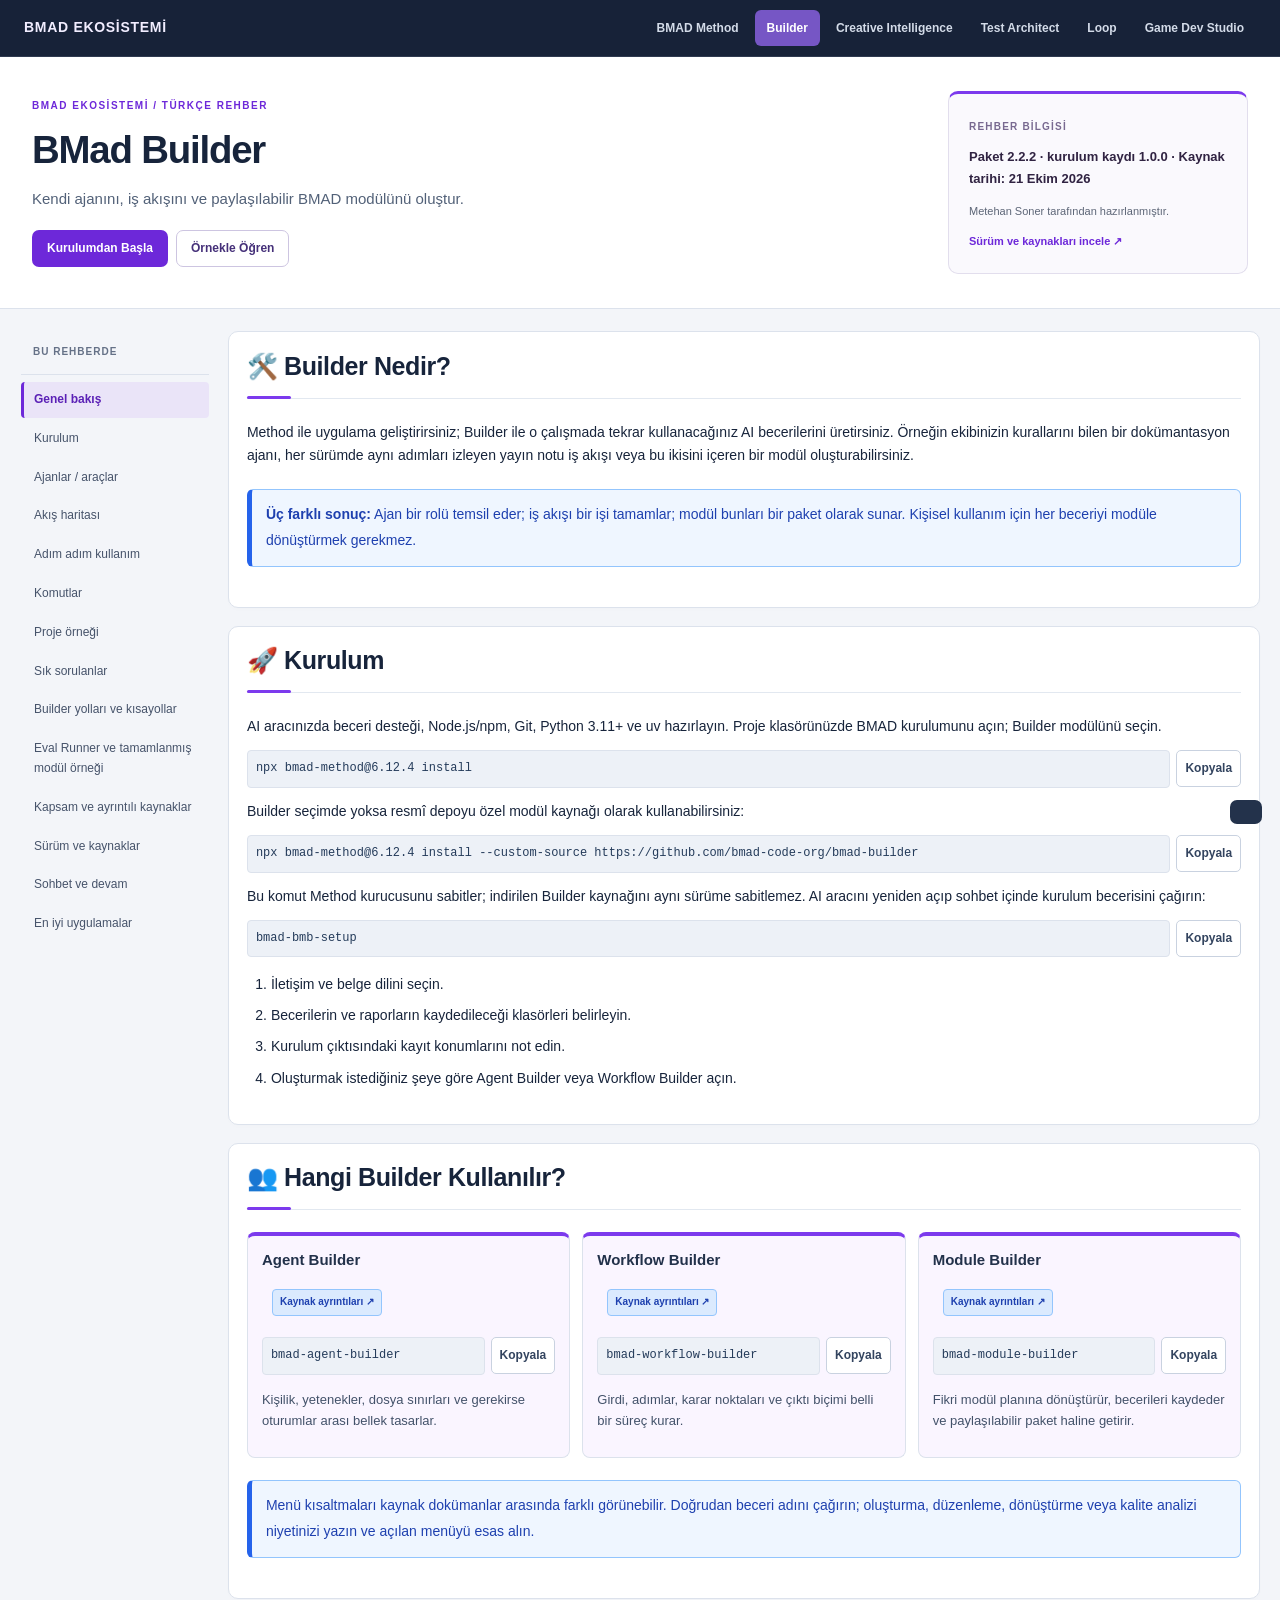
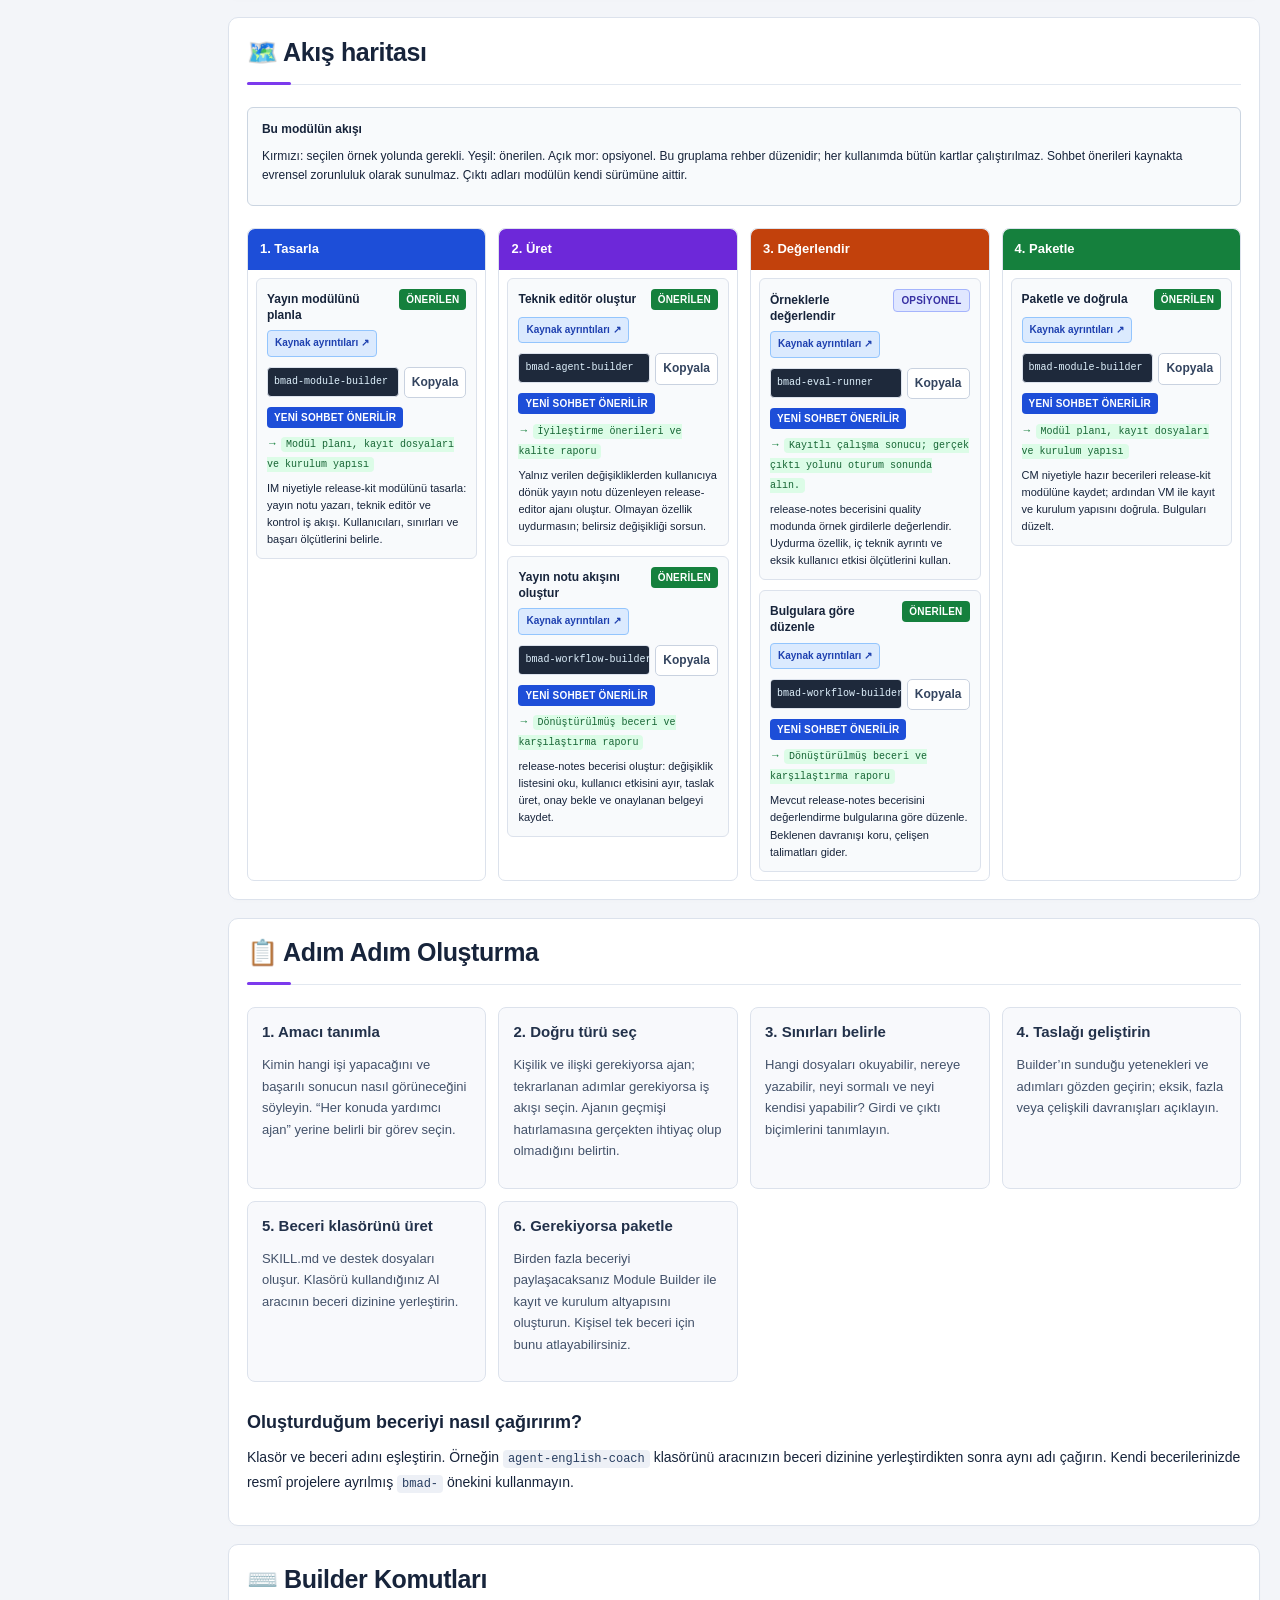
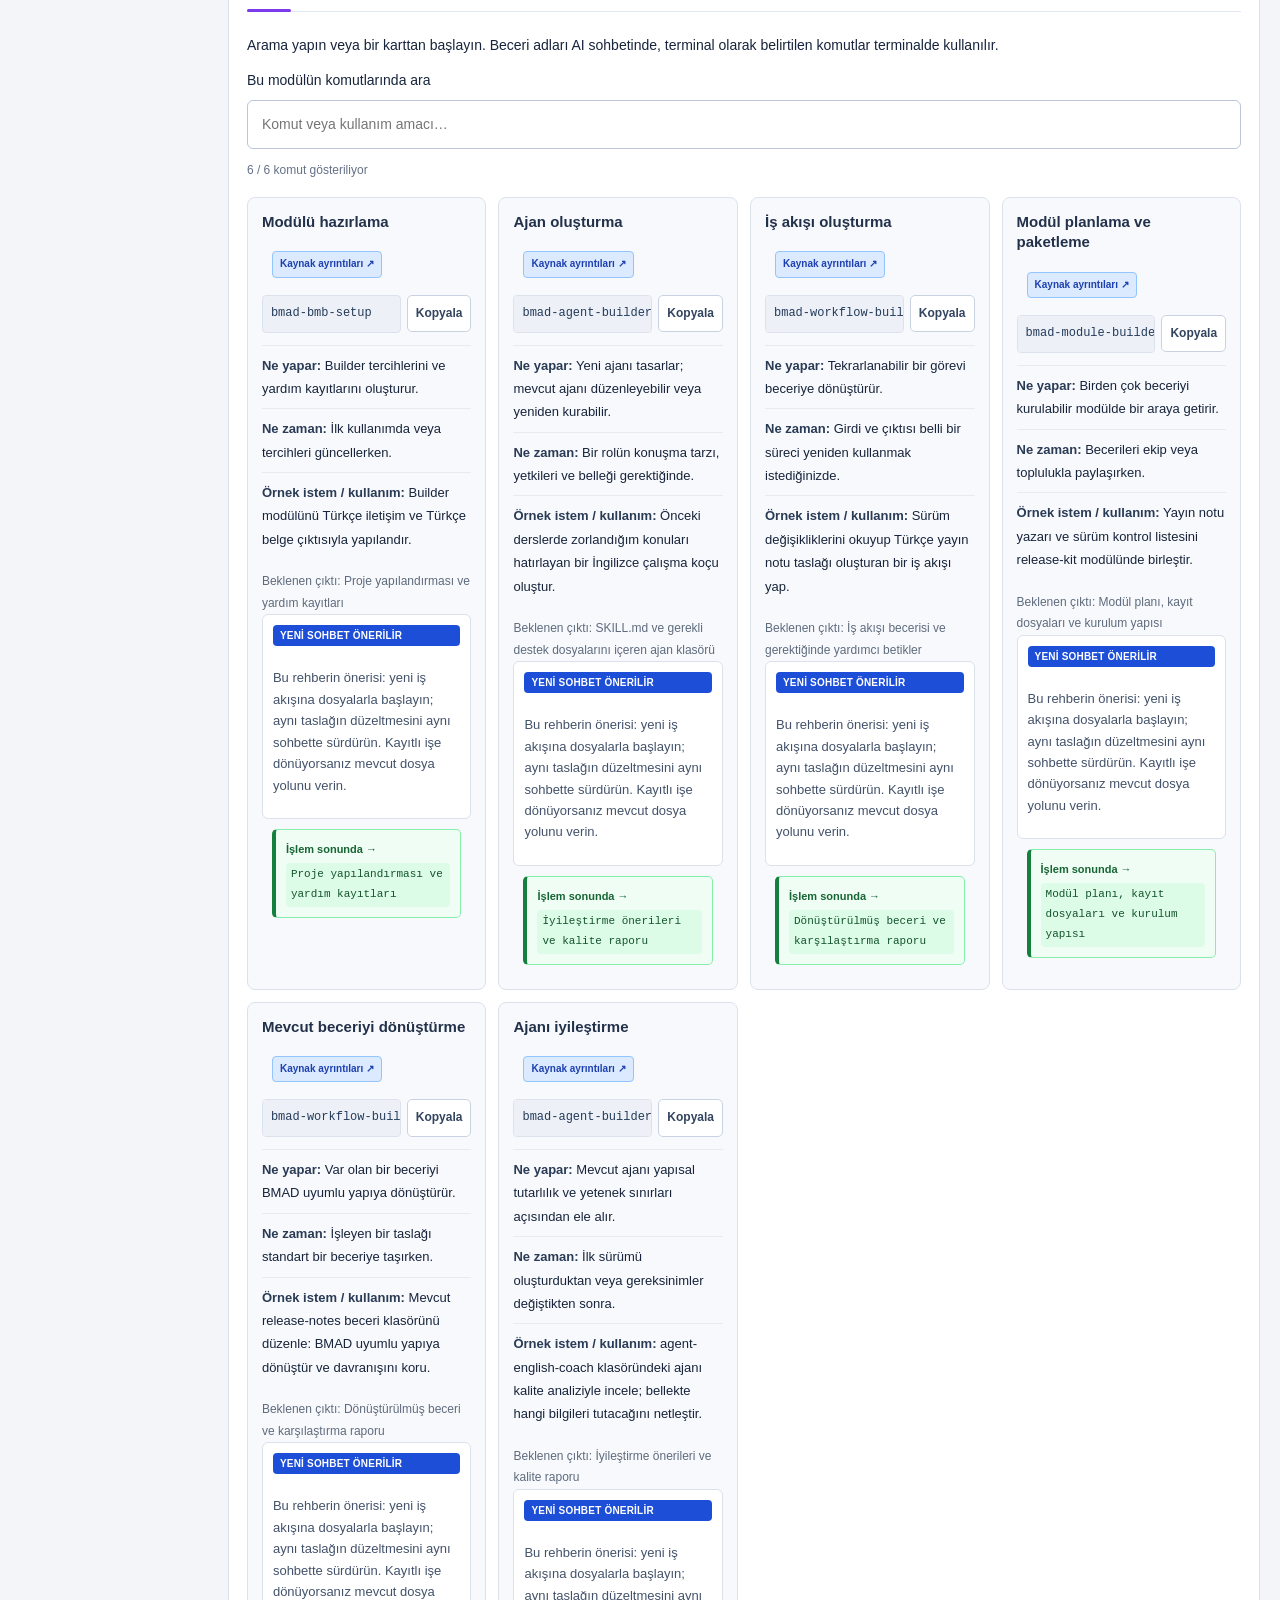
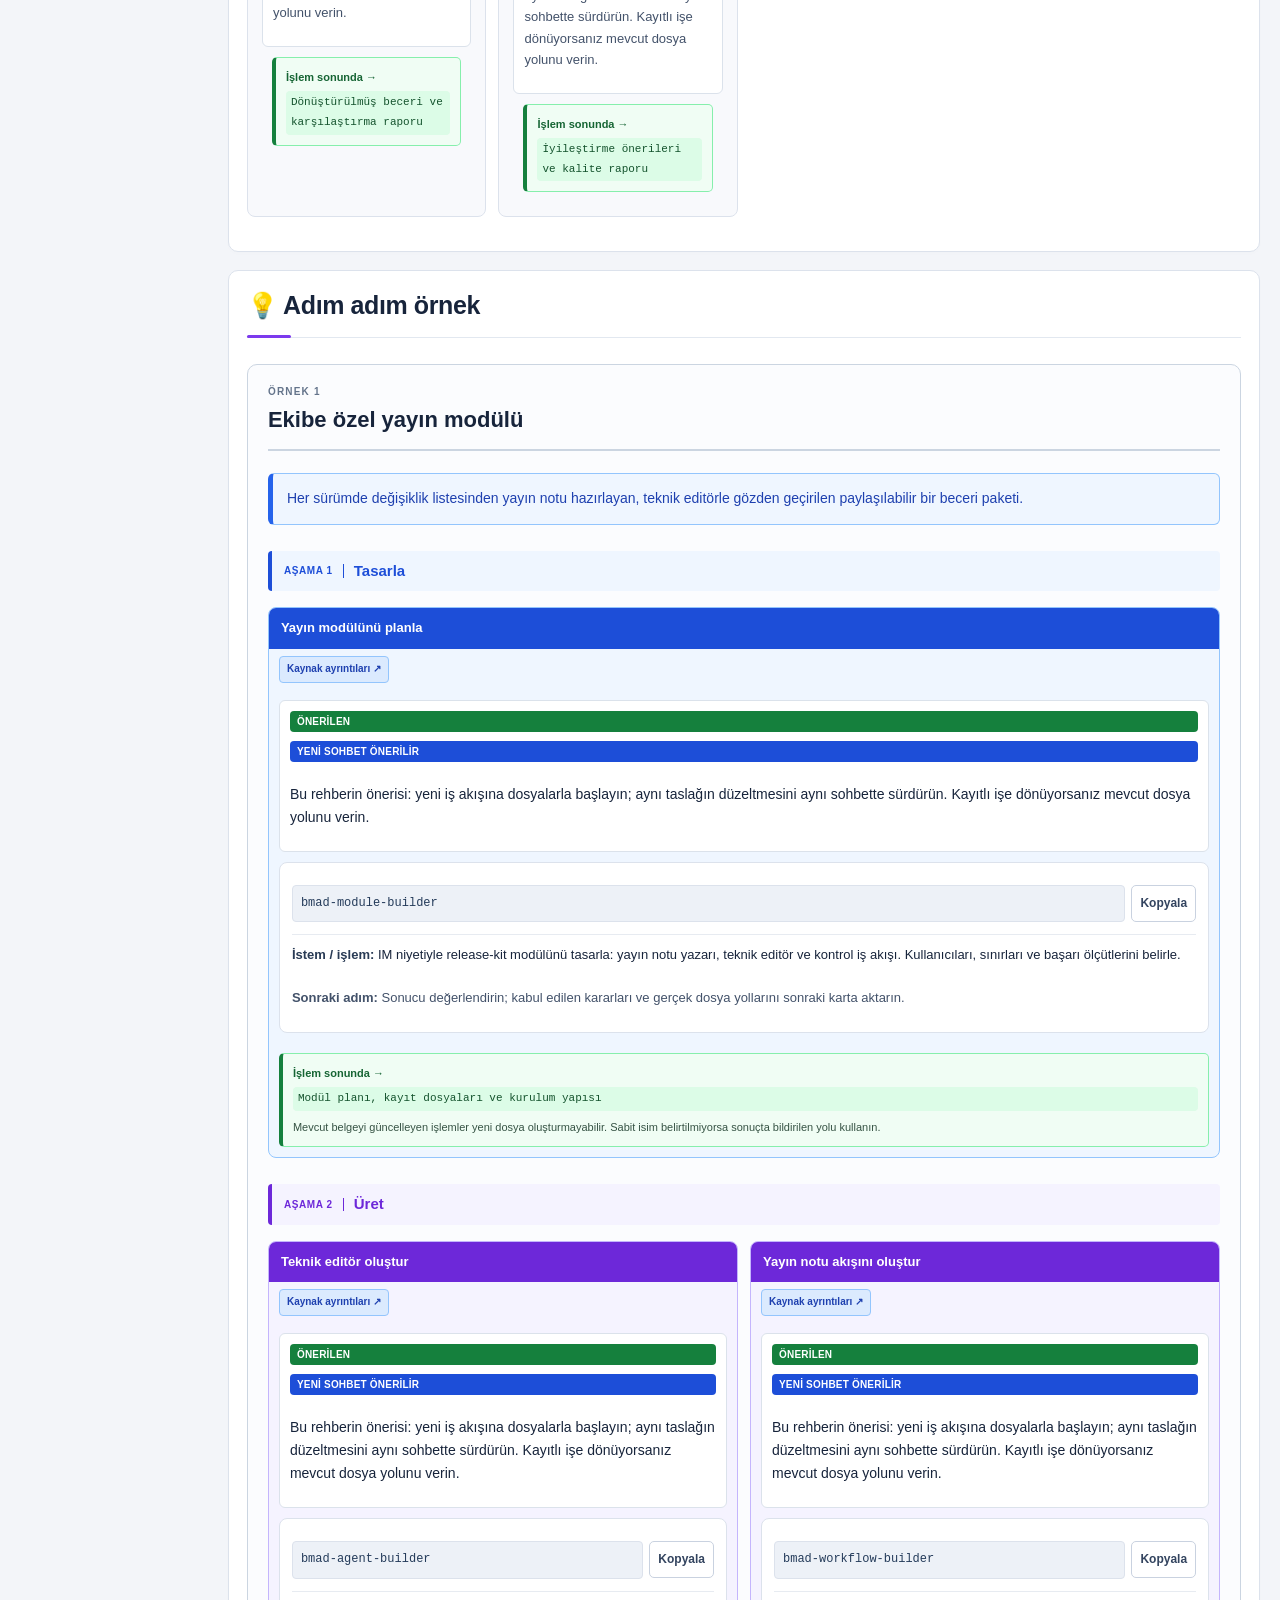
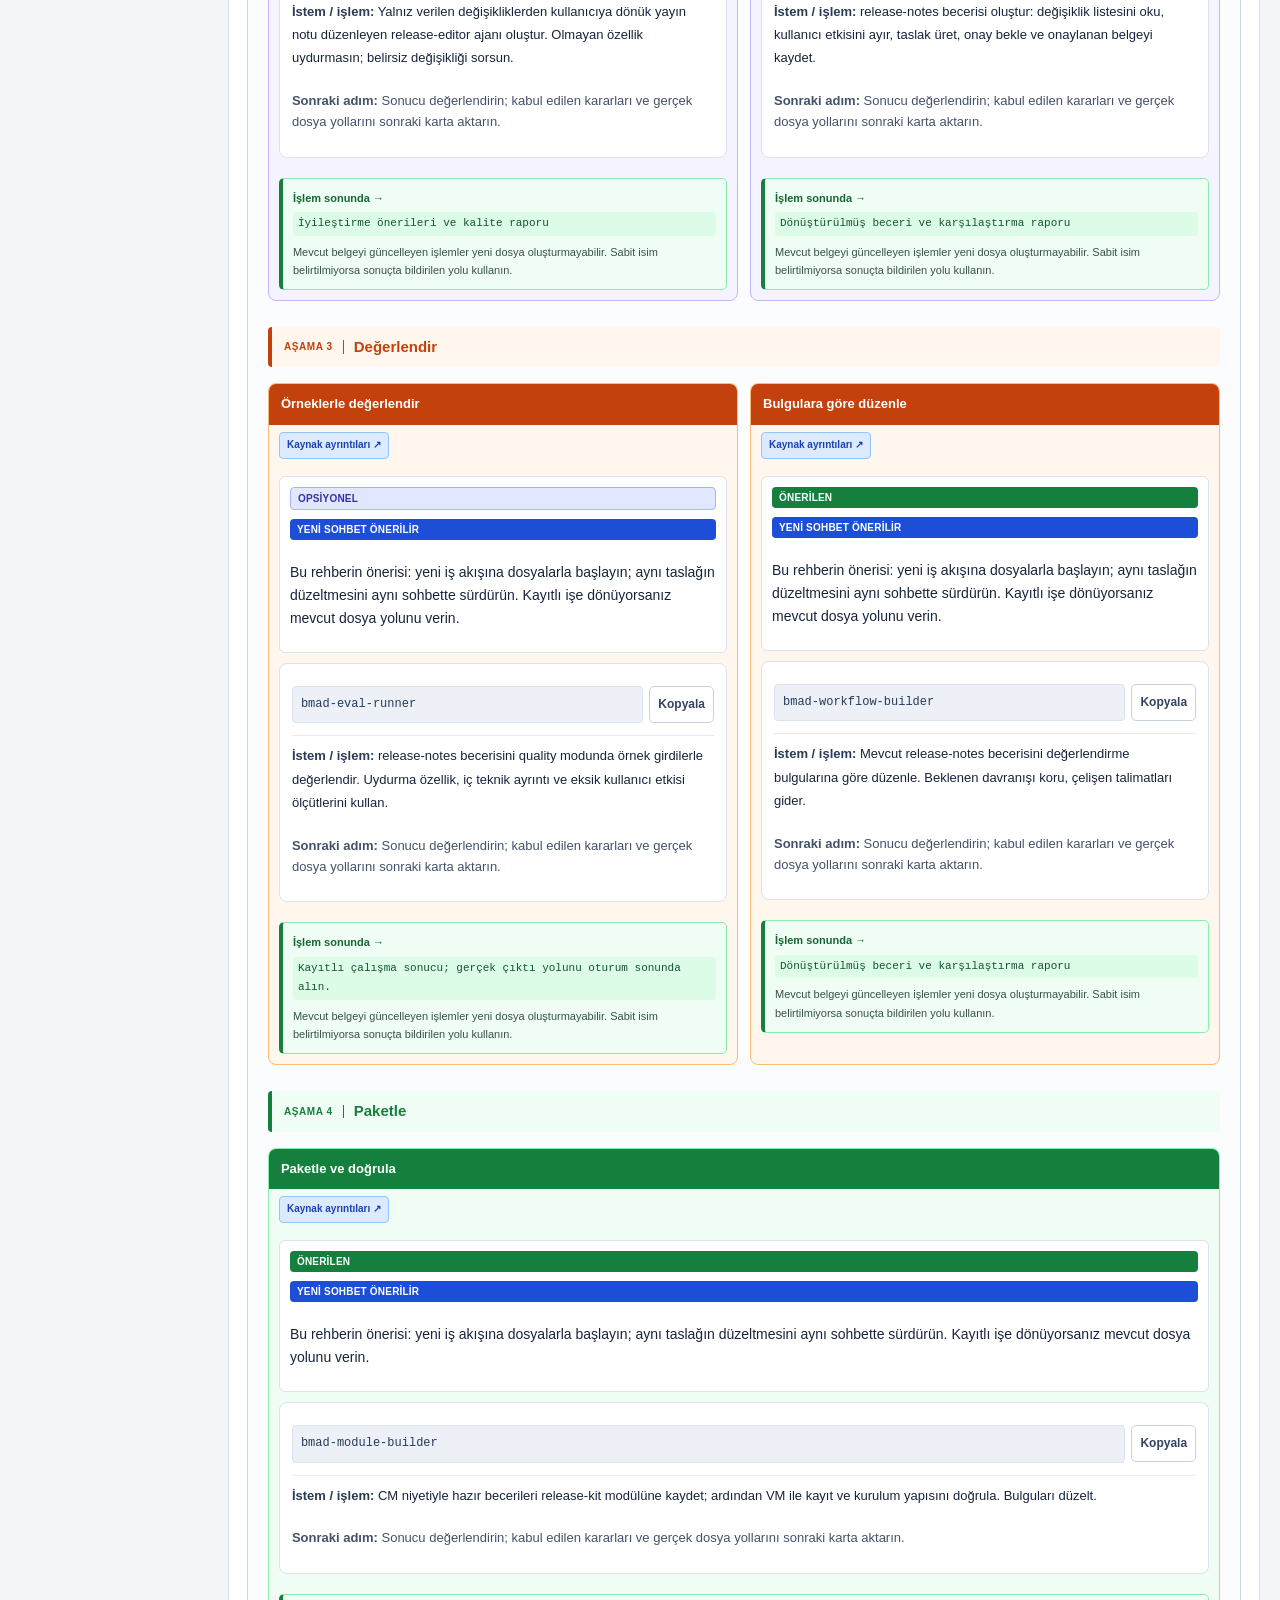
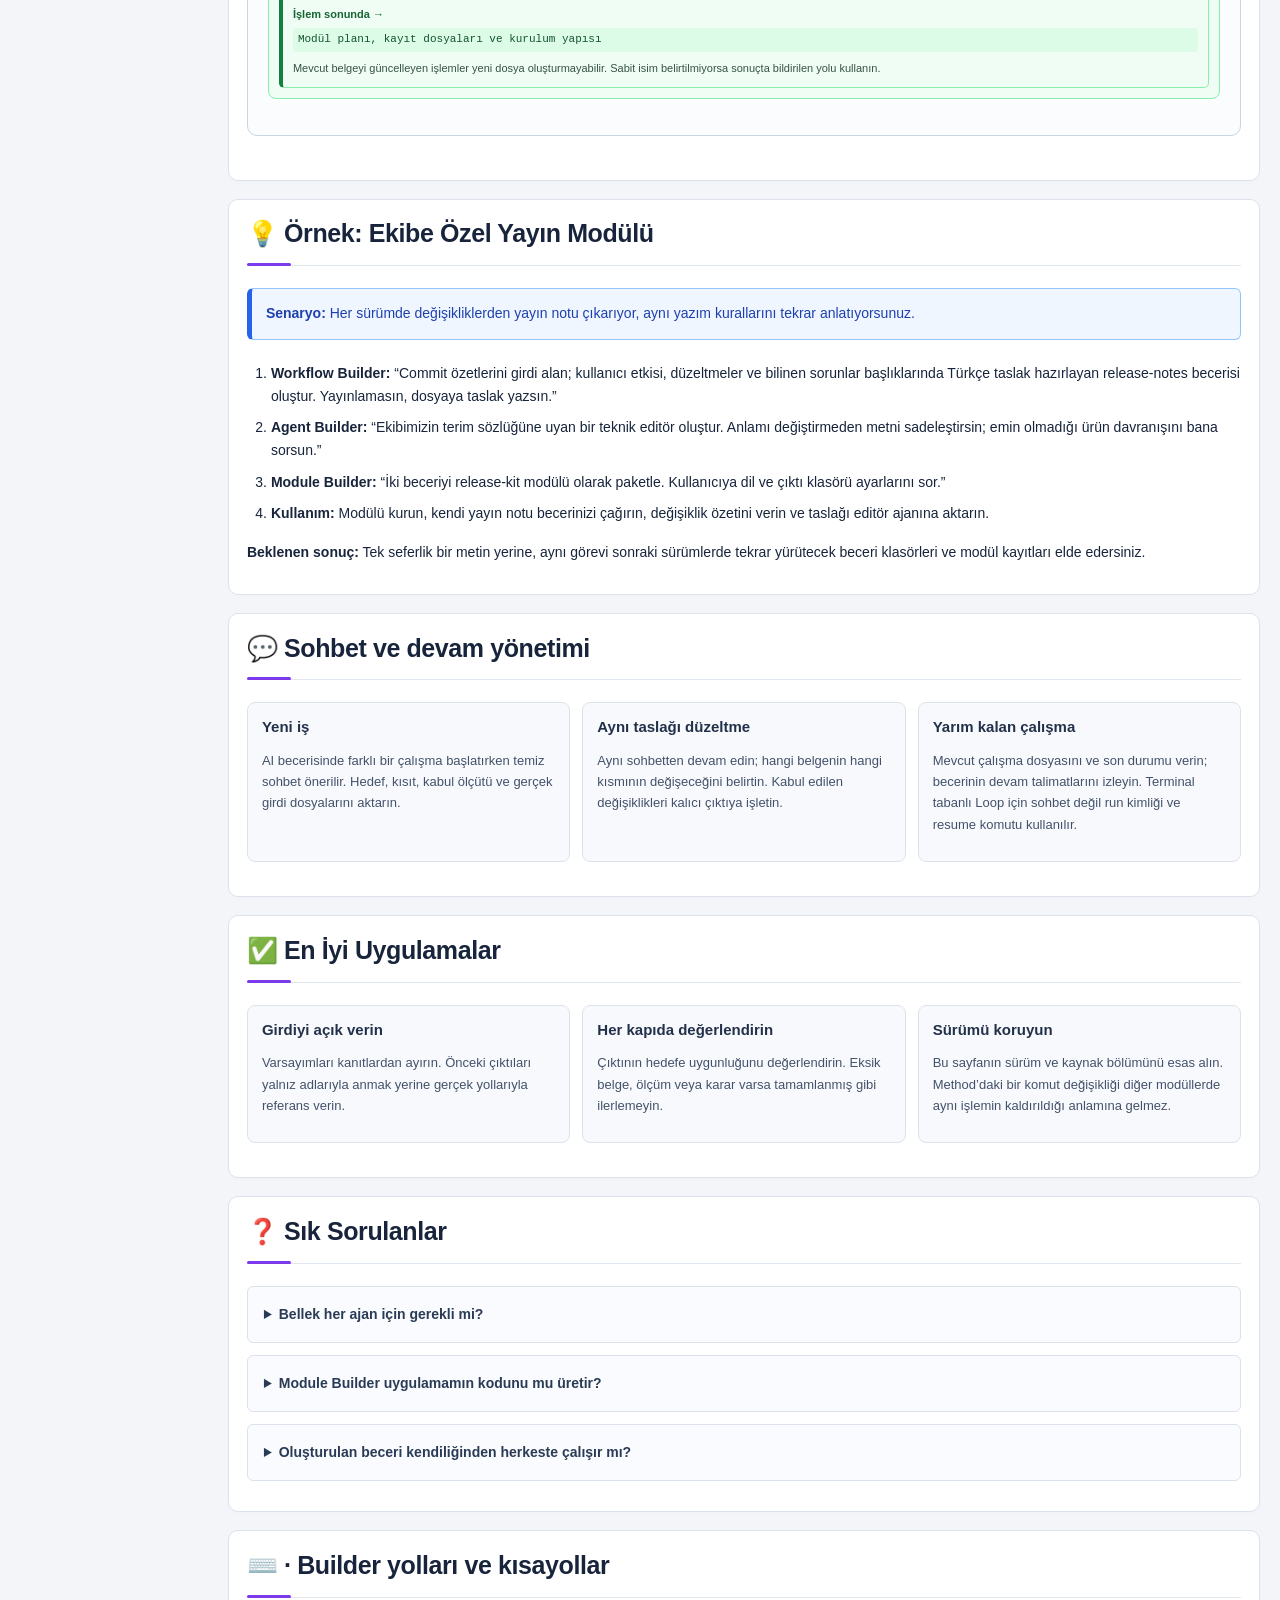
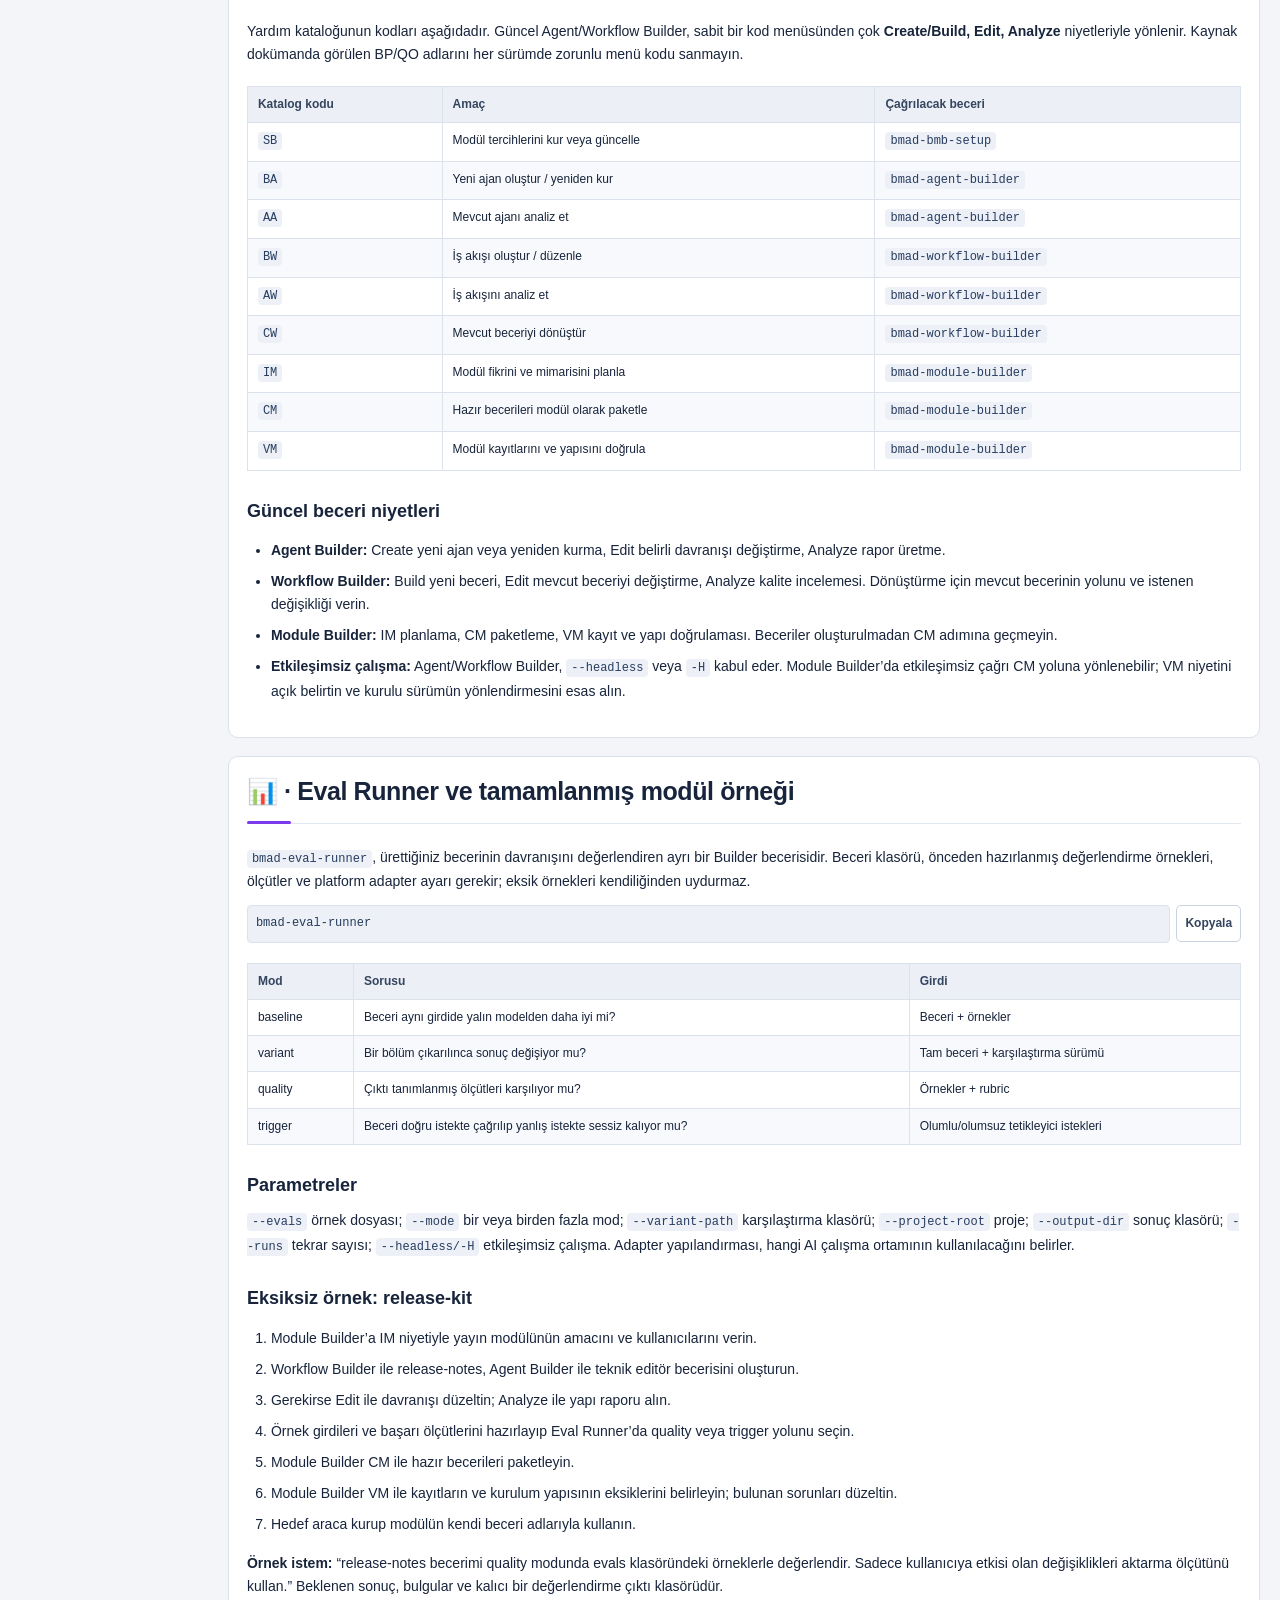
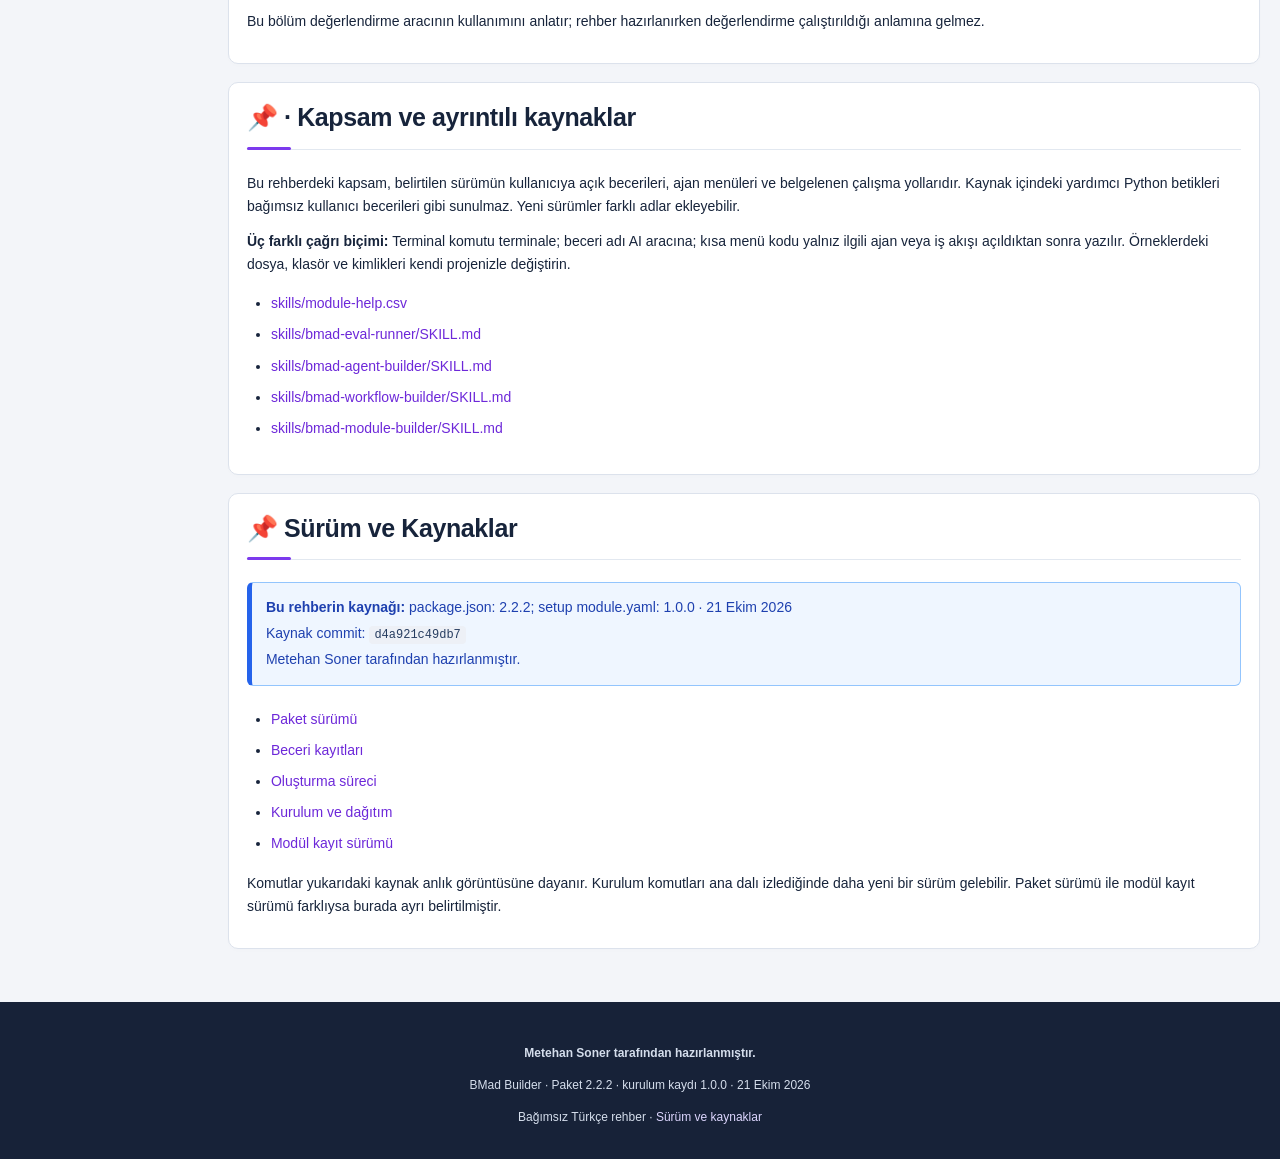
<file: builder.html>
<!DOCTYPE html>
<html lang="tr">
<head>
<meta charset="utf-8">
<meta name="viewport" content="width=device-width,initial-scale=1">
<title>BMad Builder Kullanım Rehberi | Metehan Soner</title>
<meta name="author" content="Metehan Soner">
<meta name="description" content="Kendi ajanını, iş akışını ve paylaşılabilir BMAD modülünü oluştur.">
<link rel="stylesheet" href="assets/ecosystem.css?v=80b527e47e5f">
<script src="assets/guide.js?v=de230318d79e" defer>
</script>
</head>
<body id="top">
<a class="skip" href="#overview">İçeriğe geç</a>
<nav class="top-nav" aria-label="Ekosistemler">
<div class="nav-content">
<a class="logo" href="index.html">BMAD EKOSİSTEMİ</a>
<button id="menu-toggle" aria-controls="sidebar" aria-expanded="false">Menü ☰</button>
<ul class="nav-menu ecosystem-menu" id="sidebar">
<li>
<a href="index.html">BMAD Method</a>
</li>
<li>
<a href="builder.html" class="current" aria-current="page">Builder</a>
</li>
<li>
<a href="cis.html">Creative Intelligence</a>
</li>
<li>
<a href="tea.html">Test Architect</a>
</li>
<li>
<a href="loop.html">Loop</a>
</li>
<li>
<a href="game-dev.html">Game Dev Studio</a>
</li>
</ul>
</div>
</nav>
<section class="hero"><div class="hero-inner"><div class="hero-copy"><span class="hero-eyebrow">BMAD EKOSİSTEMİ / TÜRKÇE REHBER</span>
<h1>BMad Builder</h1>
<p>Kendi ajanını, iş akışını ve paylaşılabilir BMAD modülünü oluştur.</p>
<div class="hero-buttons">
<a class="btn btn-primary" href="#installation">Kurulumdan Başla</a>
<a class="btn btn-secondary" href="#examples">Örnekle Öğren</a>
</div>


</div><aside class="hero-meta"><span class="hero-meta-label">REHBER BİLGİSİ</span><div class="version-badge module-version">Paket 2.2.2 · kurulum kaydı 1.0.0 · Kaynak tarihi: 21 Ekim 2026</div><p class="credit">Metehan Soner tarafından hazırlanmıştır.</p><a class="hero-source" href="#version">Sürüm ve kaynakları incele ↗</a></aside></div></section>
<main class="container">
<nav class="local-menu" aria-label="Bu rehberin bölümleri">
<a href="#overview">Genel bakış</a>
<a href="#installation">Kurulum</a>
<a href="#agents">Ajanlar / araçlar</a>
<a href="#phase-board">Akış haritası</a><a href="#workflows">Adım adım kullanım</a>
<a href="#commands">Komutlar</a>
<a href="#examples">Proje örneği</a>
<a href="#faq">Sık sorulanlar</a>
<a href="#shortcuts">Builder yolları ve kısayollar</a>
<a href="#evaluation">Eval Runner ve tamamlanmış modül örneği</a>
<a href="#coverage">Kapsam ve ayrıntılı kaynaklar</a>
<a href="#version">Sürüm ve kaynaklar</a>
<a href="#chat-guide">Sohbet ve devam</a><a href="#best-practices">En iyi uygulamalar</a></nav>
<div class="guide-content">
<section class="section" id="overview">
<h2>🛠️ Builder Nedir?</h2>
<p>Method ile uygulama geliştirirsiniz; Builder ile o çalışmada tekrar kullanacağınız AI becerilerini üretirsiniz. Örneğin ekibinizin kurallarını bilen bir dokümantasyon ajanı, her sürümde aynı adımları izleyen yayın notu iş akışı veya bu ikisini içeren bir modül oluşturabilirsiniz.</p>
<div class="alert alert-info">
<strong>Üç farklı sonuç:</strong> Ajan bir rolü temsil eder; iş akışı bir işi tamamlar; modül bunları bir paket olarak sunar. Kişisel kullanım için her beceriyi modüle dönüştürmek gerekmez.</div>
</section>
<section class="section" id="installation">
<h2>🚀 Kurulum</h2>
<p>AI aracınızda beceri desteği, Node.js/npm, Git, Python 3.11+ ve uv hazırlayın. Proje klasörünüzde BMAD kurulumunu açın; Builder modülünü seçin.</p>
<div class="cmd-wrapper">
<code class="cmd">npx bmad-method@6.12.4 install</code>
<button class="copy-text" data-copy="npx bmad-method@6.12.4 install" aria-label="Komutu kopyala: npx bmad-method@6.12.4 install">Kopyala</button>
</div>
<p>Builder seçimde yoksa resmî depoyu özel modül kaynağı olarak kullanabilirsiniz:</p>
<div class="cmd-wrapper">
<code class="cmd">npx bmad-method@6.12.4 install --custom-source https://github.com/bmad-code-org/bmad-builder</code>
<button class="copy-text" data-copy="npx bmad-method@6.12.4 install --custom-source https://github.com/bmad-code-org/bmad-builder" aria-label="Komutu kopyala: npx bmad-method@6.12.4 install --custom-source https://github.com/bmad-code-org/bmad-builder">Kopyala</button>
</div>
<p>Bu komut Method kurucusunu sabitler; indirilen Builder kaynağını aynı sürüme sabitlemez. AI aracını yeniden açıp sohbet içinde kurulum becerisini çağırın:</p>
<div class="cmd-wrapper">
<code class="cmd">bmad-bmb-setup</code>
<button class="copy-text" data-copy="bmad-bmb-setup" aria-label="Komutu kopyala: bmad-bmb-setup">Kopyala</button>
</div>
<ol>
<li>İletişim ve belge dilini seçin.</li>
<li>Becerilerin ve raporların kaydedileceği klasörleri belirleyin.</li>
<li>Kurulum çıktısındaki kayıt konumlarını not edin.</li>
<li>Oluşturmak istediğiniz şeye göre Agent Builder veya Workflow Builder açın.</li>
</ol>
</section>
<section class="section" id="agents">
<h2>👥 Hangi Builder Kullanılır?</h2>
<div class="agents-grid">
<article class="agent-card">
<h3>Agent Builder</h3>
<div class="cmd-wrapper">
<code class="cmd">bmad-agent-builder</code>
<button class="copy-text" data-copy="bmad-agent-builder" aria-label="Komutu kopyala: bmad-agent-builder">Kopyala</button>
</div>
<p>Kişilik, yetenekler, dosya sınırları ve gerekirse oturumlar arası bellek tasarlar.</p>
</article>
<article class="agent-card">
<h3>Workflow Builder</h3>
<div class="cmd-wrapper">
<code class="cmd">bmad-workflow-builder</code>
<button class="copy-text" data-copy="bmad-workflow-builder" aria-label="Komutu kopyala: bmad-workflow-builder">Kopyala</button>
</div>
<p>Girdi, adımlar, karar noktaları ve çıktı biçimi belli bir süreç kurar.</p>
</article>
<article class="agent-card">
<h3>Module Builder</h3>
<div class="cmd-wrapper">
<code class="cmd">bmad-module-builder</code>
<button class="copy-text" data-copy="bmad-module-builder" aria-label="Komutu kopyala: bmad-module-builder">Kopyala</button>
</div>
<p>Fikri modül planına dönüştürür, becerileri kaydeder ve paylaşılabilir paket haline getirir.</p>
</article>
</div>
<div class="alert alert-info">Menü kısaltmaları kaynak dokümanlar arasında farklı görünebilir. Doğrudan beceri adını çağırın; oluşturma, düzenleme, dönüştürme veya kalite analizi niyetinizi yazın ve açılan menüyü esas alın.</div>
</section>
<section class="section" id="phase-board"><h2>🗺️ Akış haritası</h2><div class="flow-legend"><strong>Bu modülün akışı</strong><p>Kırmızı: seçilen örnek yolunda gerekli. Yeşil: önerilen. Açık mor: opsiyonel. Bu gruplama rehber düzenidir; her kullanımda bütün kartlar çalıştırılmaz. Sohbet önerileri kaynakta evrensel zorunluluk olarak sunulmaz. Çıktı adları modülün kendi sürümüne aittir.</p></div><div class="phase-board"><div class="board-column"><h3 class="phase-header phase-1">1. Tasarla</h3><div class="board-stack"><article class="board-item"><div class="board-item-title"><h4>Yayın modülünü planla</h4><span class="flow-badge flow-recommended">ÖNERİLEN</span></div><div class="cmd-wrapper"><code class="cmd">bmad-module-builder</code><button class="copy-text" data-copy="bmad-module-builder">Kopyala</button></div><span class="flow-badge chat-fresh">YENİ SOHBET ÖNERİLİR</span><div class="board-output">→ <code>Modül planı, kayıt dosyaları ve kurulum yapısı</code></div><p>IM niyetiyle release-kit modülünü tasarla: yayın notu yazarı, teknik editör ve kontrol iş akışı. Kullanıcıları, sınırları ve başarı ölçütlerini belirle.</p></article></div></div><div class="board-column"><h3 class="phase-header phase-2">2. Üret</h3><div class="board-stack"><article class="board-item"><div class="board-item-title"><h4>Teknik editör oluştur</h4><span class="flow-badge flow-recommended">ÖNERİLEN</span></div><div class="cmd-wrapper"><code class="cmd">bmad-agent-builder</code><button class="copy-text" data-copy="bmad-agent-builder">Kopyala</button></div><span class="flow-badge chat-fresh">YENİ SOHBET ÖNERİLİR</span><div class="board-output">→ <code>İyileştirme önerileri ve kalite raporu</code></div><p>Yalnız verilen değişikliklerden kullanıcıya dönük yayın notu düzenleyen release-editor ajanı oluştur. Olmayan özellik uydurmasın; belirsiz değişikliği sorsun.</p></article><article class="board-item"><div class="board-item-title"><h4>Yayın notu akışını oluştur</h4><span class="flow-badge flow-recommended">ÖNERİLEN</span></div><div class="cmd-wrapper"><code class="cmd">bmad-workflow-builder</code><button class="copy-text" data-copy="bmad-workflow-builder">Kopyala</button></div><span class="flow-badge chat-fresh">YENİ SOHBET ÖNERİLİR</span><div class="board-output">→ <code>Dönüştürülmüş beceri ve karşılaştırma raporu</code></div><p>release-notes becerisi oluştur: değişiklik listesini oku, kullanıcı etkisini ayır, taslak üret, onay bekle ve onaylanan belgeyi kaydet.</p></article></div></div><div class="board-column"><h3 class="phase-header phase-3">3. Değerlendir</h3><div class="board-stack"><article class="board-item"><div class="board-item-title"><h4>Örneklerle değerlendir</h4><span class="flow-badge flow-optional">OPSİYONEL</span></div><div class="cmd-wrapper"><code class="cmd">bmad-eval-runner</code><button class="copy-text" data-copy="bmad-eval-runner">Kopyala</button></div><span class="flow-badge chat-fresh">YENİ SOHBET ÖNERİLİR</span><div class="board-output">→ <code>Kayıtlı çalışma sonucu; gerçek çıktı yolunu oturum sonunda alın.</code></div><p>release-notes becerisini quality modunda örnek girdilerle değerlendir. Uydurma özellik, iç teknik ayrıntı ve eksik kullanıcı etkisi ölçütlerini kullan.</p></article><article class="board-item"><div class="board-item-title"><h4>Bulgulara göre düzenle</h4><span class="flow-badge flow-recommended">ÖNERİLEN</span></div><div class="cmd-wrapper"><code class="cmd">bmad-workflow-builder</code><button class="copy-text" data-copy="bmad-workflow-builder">Kopyala</button></div><span class="flow-badge chat-fresh">YENİ SOHBET ÖNERİLİR</span><div class="board-output">→ <code>Dönüştürülmüş beceri ve karşılaştırma raporu</code></div><p>Mevcut release-notes becerisini değerlendirme bulgularına göre düzenle. Beklenen davranışı koru, çelişen talimatları gider.</p></article></div></div><div class="board-column"><h3 class="phase-header phase-4">4. Paketle</h3><div class="board-stack"><article class="board-item"><div class="board-item-title"><h4>Paketle ve doğrula</h4><span class="flow-badge flow-recommended">ÖNERİLEN</span></div><div class="cmd-wrapper"><code class="cmd">bmad-module-builder</code><button class="copy-text" data-copy="bmad-module-builder">Kopyala</button></div><span class="flow-badge chat-fresh">YENİ SOHBET ÖNERİLİR</span><div class="board-output">→ <code>Modül planı, kayıt dosyaları ve kurulum yapısı</code></div><p>CM niyetiyle hazır becerileri release-kit modülüne kaydet; ardından VM ile kayıt ve kurulum yapısını doğrula. Bulguları düzelt.</p></article></div></div></div></section><section class="section" id="workflows">
<h2>📋 Adım Adım Oluşturma</h2>
<div class="features-grid">
<article class="feature-card">
<h3>1. Amacı tanımla</h3>
<p>Kimin hangi işi yapacağını ve başarılı sonucun nasıl görüneceğini söyleyin. “Her konuda yardımcı ajan” yerine belirli bir görev seçin.</p>
</article>
<article class="feature-card">
<h3>2. Doğru türü seç</h3>
<p>Kişilik ve ilişki gerekiyorsa ajan; tekrarlanan adımlar gerekiyorsa iş akışı seçin. Ajanın geçmişi hatırlamasına gerçekten ihtiyaç olup olmadığını belirtin.</p>
</article>
<article class="feature-card">
<h3>3. Sınırları belirle</h3>
<p>Hangi dosyaları okuyabilir, nereye yazabilir, neyi sormalı ve neyi kendisi yapabilir? Girdi ve çıktı biçimlerini tanımlayın.</p>
</article>
<article class="feature-card">
<h3>4. Taslağı geliştirin</h3>
<p>Builder’ın sunduğu yetenekleri ve adımları gözden geçirin; eksik, fazla veya çelişkili davranışları açıklayın.</p>
</article>
<article class="feature-card">
<h3>5. Beceri klasörünü üret</h3>
<p>SKILL.md ve destek dosyaları oluşur. Klasörü kullandığınız AI aracının beceri dizinine yerleştirin.</p>
</article>
<article class="feature-card">
<h3>6. Gerekiyorsa paketle</h3>
<p>Birden fazla beceriyi paylaşacaksanız Module Builder ile kayıt ve kurulum altyapısını oluşturun. Kişisel tek beceri için bunu atlayabilirsiniz.</p>
</article>
</div>
<h3>Oluşturduğum beceriyi nasıl çağırırım?</h3>
<p>Klasör ve beceri adını eşleştirin. Örneğin <code>agent-english-coach</code> klasörünü aracınızın beceri dizinine yerleştirdikten sonra aynı adı çağırın. Kendi becerilerinizde resmî projelere ayrılmış <code>bmad-</code> önekini kullanmayın.</p>
</section>
<section class="section" id="commands">
<h2>⌨️ Builder Komutları</h2>
<p>Arama yapın veya bir karttan başlayın. Beceri adları AI sohbetinde, terminal olarak belirtilen komutlar terminalde kullanılır.</p>
<label for="command-search">Bu modülün komutlarında ara</label>
<input id="command-search" type="search" placeholder="Komut veya kullanım amacı…">
<p id="result-count" role="status">
</p>
<div class="features-grid">
<article class="workflow-item command">
<h3>Modülü hazırlama</h3>
<div class="cmd-wrapper">
<code class="cmd">bmad-bmb-setup</code>
<button class="copy-text" data-copy="bmad-bmb-setup" aria-label="Komutu kopyala: bmad-bmb-setup">Kopyala</button>
</div>
<div class="usage-row">
<strong>Ne yapar:</strong> Builder tercihlerini ve yardım kayıtlarını oluşturur.</div>
<div class="usage-row">
<strong>Ne zaman:</strong> İlk kullanımda veya tercihleri güncellerken.</div>
<div class="usage-row">
<strong>Örnek istem / kullanım:</strong> Builder modülünü Türkçe iletişim ve Türkçe belge çıktısıyla yapılandır.</div>
<div class="meta">Beklenen çıktı: Proje yapılandırması ve yardım kayıtları</div>
<div class="flow-guidance"><span class="flow-badge chat-fresh">YENİ SOHBET ÖNERİLİR</span><p>Bu rehberin önerisi: yeni iş akışına dosyalarla başlayın; aynı taslağın düzeltmesini aynı sohbette sürdürün. Kayıtlı işe dönüyorsanız mevcut dosya yolunu verin.</p></div><div class="artifact-output"><strong>İşlem sonunda →</strong><code>Proje yapılandırması ve yardım kayıtları</code></div></article>
<article class="workflow-item command">
<h3>Ajan oluşturma</h3>
<div class="cmd-wrapper">
<code class="cmd">bmad-agent-builder</code>
<button class="copy-text" data-copy="bmad-agent-builder" aria-label="Komutu kopyala: bmad-agent-builder">Kopyala</button>
</div>
<div class="usage-row">
<strong>Ne yapar:</strong> Yeni ajanı tasarlar; mevcut ajanı düzenleyebilir veya yeniden kurabilir.</div>
<div class="usage-row">
<strong>Ne zaman:</strong> Bir rolün konuşma tarzı, yetkileri ve belleği gerektiğinde.</div>
<div class="usage-row">
<strong>Örnek istem / kullanım:</strong> Önceki derslerde zorlandığım konuları hatırlayan bir İngilizce çalışma koçu oluştur.</div>
<div class="meta">Beklenen çıktı: SKILL.md ve gerekli destek dosyalarını içeren ajan klasörü</div>
<div class="flow-guidance"><span class="flow-badge chat-fresh">YENİ SOHBET ÖNERİLİR</span><p>Bu rehberin önerisi: yeni iş akışına dosyalarla başlayın; aynı taslağın düzeltmesini aynı sohbette sürdürün. Kayıtlı işe dönüyorsanız mevcut dosya yolunu verin.</p></div><div class="artifact-output"><strong>İşlem sonunda →</strong><code>İyileştirme önerileri ve kalite raporu</code></div></article>
<article class="workflow-item command">
<h3>İş akışı oluşturma</h3>
<div class="cmd-wrapper">
<code class="cmd">bmad-workflow-builder</code>
<button class="copy-text" data-copy="bmad-workflow-builder" aria-label="Komutu kopyala: bmad-workflow-builder">Kopyala</button>
</div>
<div class="usage-row">
<strong>Ne yapar:</strong> Tekrarlanabilir bir görevi beceriye dönüştürür.</div>
<div class="usage-row">
<strong>Ne zaman:</strong> Girdi ve çıktısı belli bir süreci yeniden kullanmak istediğinizde.</div>
<div class="usage-row">
<strong>Örnek istem / kullanım:</strong> Sürüm değişikliklerini okuyup Türkçe yayın notu taslağı oluşturan bir iş akışı yap.</div>
<div class="meta">Beklenen çıktı: İş akışı becerisi ve gerektiğinde yardımcı betikler</div>
<div class="flow-guidance"><span class="flow-badge chat-fresh">YENİ SOHBET ÖNERİLİR</span><p>Bu rehberin önerisi: yeni iş akışına dosyalarla başlayın; aynı taslağın düzeltmesini aynı sohbette sürdürün. Kayıtlı işe dönüyorsanız mevcut dosya yolunu verin.</p></div><div class="artifact-output"><strong>İşlem sonunda →</strong><code>Dönüştürülmüş beceri ve karşılaştırma raporu</code></div></article>
<article class="workflow-item command">
<h3>Modül planlama ve paketleme</h3>
<div class="cmd-wrapper">
<code class="cmd">bmad-module-builder</code>
<button class="copy-text" data-copy="bmad-module-builder" aria-label="Komutu kopyala: bmad-module-builder">Kopyala</button>
</div>
<div class="usage-row">
<strong>Ne yapar:</strong> Birden çok beceriyi kurulabilir modülde bir araya getirir.</div>
<div class="usage-row">
<strong>Ne zaman:</strong> Becerileri ekip veya toplulukla paylaşırken.</div>
<div class="usage-row">
<strong>Örnek istem / kullanım:</strong> Yayın notu yazarı ve sürüm kontrol listesini release-kit modülünde birleştir.</div>
<div class="meta">Beklenen çıktı: Modül planı, kayıt dosyaları ve kurulum yapısı</div>
<div class="flow-guidance"><span class="flow-badge chat-fresh">YENİ SOHBET ÖNERİLİR</span><p>Bu rehberin önerisi: yeni iş akışına dosyalarla başlayın; aynı taslağın düzeltmesini aynı sohbette sürdürün. Kayıtlı işe dönüyorsanız mevcut dosya yolunu verin.</p></div><div class="artifact-output"><strong>İşlem sonunda →</strong><code>Modül planı, kayıt dosyaları ve kurulum yapısı</code></div></article>
<article class="workflow-item command">
<h3>Mevcut beceriyi dönüştürme</h3>
<div class="cmd-wrapper">
<code class="cmd">bmad-workflow-builder</code>
<button class="copy-text" data-copy="bmad-workflow-builder" aria-label="Komutu kopyala: bmad-workflow-builder">Kopyala</button>
</div>
<div class="usage-row">
<strong>Ne yapar:</strong> Var olan bir beceriyi BMAD uyumlu yapıya dönüştürür.</div>
<div class="usage-row">
<strong>Ne zaman:</strong> İşleyen bir taslağı standart bir beceriye taşırken.</div>
<div class="usage-row">
<strong>Örnek istem / kullanım:</strong> Mevcut release-notes beceri klasörünü düzenle: BMAD uyumlu yapıya dönüştür ve davranışını koru.</div>
<div class="meta">Beklenen çıktı: Dönüştürülmüş beceri ve karşılaştırma raporu</div>
<div class="flow-guidance"><span class="flow-badge chat-fresh">YENİ SOHBET ÖNERİLİR</span><p>Bu rehberin önerisi: yeni iş akışına dosyalarla başlayın; aynı taslağın düzeltmesini aynı sohbette sürdürün. Kayıtlı işe dönüyorsanız mevcut dosya yolunu verin.</p></div><div class="artifact-output"><strong>İşlem sonunda →</strong><code>Dönüştürülmüş beceri ve karşılaştırma raporu</code></div></article>
<article class="workflow-item command">
<h3>Ajanı iyileştirme</h3>
<div class="cmd-wrapper">
<code class="cmd">bmad-agent-builder</code>
<button class="copy-text" data-copy="bmad-agent-builder" aria-label="Komutu kopyala: bmad-agent-builder">Kopyala</button>
</div>
<div class="usage-row">
<strong>Ne yapar:</strong> Mevcut ajanı yapısal tutarlılık ve yetenek sınırları açısından ele alır.</div>
<div class="usage-row">
<strong>Ne zaman:</strong> İlk sürümü oluşturduktan veya gereksinimler değiştikten sonra.</div>
<div class="usage-row">
<strong>Örnek istem / kullanım:</strong> agent-english-coach klasöründeki ajanı kalite analiziyle incele; bellekte hangi bilgileri tutacağını netleştir.</div>
<div class="meta">Beklenen çıktı: İyileştirme önerileri ve kalite raporu</div>
<div class="flow-guidance"><span class="flow-badge chat-fresh">YENİ SOHBET ÖNERİLİR</span><p>Bu rehberin önerisi: yeni iş akışına dosyalarla başlayın; aynı taslağın düzeltmesini aynı sohbette sürdürün. Kayıtlı işe dönüyorsanız mevcut dosya yolunu verin.</p></div><div class="artifact-output"><strong>İşlem sonunda →</strong><code>İyileştirme önerileri ve kalite raporu</code></div></article>
</div>
<p id="no-results" hidden>Sonuç bulunamadı.</p>
</section>
<section class="section" id="examples"><h2>💡 Adım adım örnek</h2><div class="scenario-block"><h3 class="scenario-title"><span class="scenario-label">ÖRNEK 1</span>Ekibe özel yayın modülü</h3><div class="alert alert-info">Her sürümde değişiklik listesinden yayın notu hazırlayan, teknik editörle gözden geçirilen paylaşılabilir bir beceri paketi.</div><h4 class="scenario-stage stage-1"><span>AŞAMA 1</span>Tasarla</h4><div class="phases-container"><article class="phase-card"><div class="phase-header phase-1">Yayın modülünü planla</div><div class="phase-content"><div class="flow-guidance"><span class="flow-badge flow-recommended">ÖNERİLEN</span><span class="flow-badge chat-fresh">YENİ SOHBET ÖNERİLİR</span><p>Bu rehberin önerisi: yeni iş akışına dosyalarla başlayın; aynı taslağın düzeltmesini aynı sohbette sürdürün. Kayıtlı işe dönüyorsanız mevcut dosya yolunu verin.</p></div><div class="workflow-item"><div class="cmd-wrapper"><code class="cmd">bmad-module-builder</code><button class="copy-text" data-copy="bmad-module-builder">Kopyala</button></div><div class="usage-row"><strong>İstem / işlem:</strong> IM niyetiyle release-kit modülünü tasarla: yayın notu yazarı, teknik editör ve kontrol iş akışı. Kullanıcıları, sınırları ve başarı ölçütlerini belirle.</div><p><strong>Sonraki adım:</strong> Sonucu değerlendirin; kabul edilen kararları ve gerçek dosya yollarını sonraki karta aktarın.</p></div></div><div class="artifact-output"><strong>İşlem sonunda →</strong><code>Modül planı, kayıt dosyaları ve kurulum yapısı</code><p>Mevcut belgeyi güncelleyen işlemler yeni dosya oluşturmayabilir. Sabit isim belirtilmiyorsa sonuçta bildirilen yolu kullanın.</p></div></article></div><h4 class="scenario-stage stage-2"><span>AŞAMA 2</span>Üret</h4><div class="phases-container"><article class="phase-card"><div class="phase-header phase-2">Teknik editör oluştur</div><div class="phase-content"><div class="flow-guidance"><span class="flow-badge flow-recommended">ÖNERİLEN</span><span class="flow-badge chat-fresh">YENİ SOHBET ÖNERİLİR</span><p>Bu rehberin önerisi: yeni iş akışına dosyalarla başlayın; aynı taslağın düzeltmesini aynı sohbette sürdürün. Kayıtlı işe dönüyorsanız mevcut dosya yolunu verin.</p></div><div class="workflow-item"><div class="cmd-wrapper"><code class="cmd">bmad-agent-builder</code><button class="copy-text" data-copy="bmad-agent-builder">Kopyala</button></div><div class="usage-row"><strong>İstem / işlem:</strong> Yalnız verilen değişikliklerden kullanıcıya dönük yayın notu düzenleyen release-editor ajanı oluştur. Olmayan özellik uydurmasın; belirsiz değişikliği sorsun.</div><p><strong>Sonraki adım:</strong> Sonucu değerlendirin; kabul edilen kararları ve gerçek dosya yollarını sonraki karta aktarın.</p></div></div><div class="artifact-output"><strong>İşlem sonunda →</strong><code>İyileştirme önerileri ve kalite raporu</code><p>Mevcut belgeyi güncelleyen işlemler yeni dosya oluşturmayabilir. Sabit isim belirtilmiyorsa sonuçta bildirilen yolu kullanın.</p></div></article><article class="phase-card"><div class="phase-header phase-2">Yayın notu akışını oluştur</div><div class="phase-content"><div class="flow-guidance"><span class="flow-badge flow-recommended">ÖNERİLEN</span><span class="flow-badge chat-fresh">YENİ SOHBET ÖNERİLİR</span><p>Bu rehberin önerisi: yeni iş akışına dosyalarla başlayın; aynı taslağın düzeltmesini aynı sohbette sürdürün. Kayıtlı işe dönüyorsanız mevcut dosya yolunu verin.</p></div><div class="workflow-item"><div class="cmd-wrapper"><code class="cmd">bmad-workflow-builder</code><button class="copy-text" data-copy="bmad-workflow-builder">Kopyala</button></div><div class="usage-row"><strong>İstem / işlem:</strong> release-notes becerisi oluştur: değişiklik listesini oku, kullanıcı etkisini ayır, taslak üret, onay bekle ve onaylanan belgeyi kaydet.</div><p><strong>Sonraki adım:</strong> Sonucu değerlendirin; kabul edilen kararları ve gerçek dosya yollarını sonraki karta aktarın.</p></div></div><div class="artifact-output"><strong>İşlem sonunda →</strong><code>Dönüştürülmüş beceri ve karşılaştırma raporu</code><p>Mevcut belgeyi güncelleyen işlemler yeni dosya oluşturmayabilir. Sabit isim belirtilmiyorsa sonuçta bildirilen yolu kullanın.</p></div></article></div><h4 class="scenario-stage stage-3"><span>AŞAMA 3</span>Değerlendir</h4><div class="phases-container"><article class="phase-card"><div class="phase-header phase-3">Örneklerle değerlendir</div><div class="phase-content"><div class="flow-guidance"><span class="flow-badge flow-optional">OPSİYONEL</span><span class="flow-badge chat-fresh">YENİ SOHBET ÖNERİLİR</span><p>Bu rehberin önerisi: yeni iş akışına dosyalarla başlayın; aynı taslağın düzeltmesini aynı sohbette sürdürün. Kayıtlı işe dönüyorsanız mevcut dosya yolunu verin.</p></div><div class="workflow-item"><div class="cmd-wrapper"><code class="cmd">bmad-eval-runner</code><button class="copy-text" data-copy="bmad-eval-runner">Kopyala</button></div><div class="usage-row"><strong>İstem / işlem:</strong> release-notes becerisini quality modunda örnek girdilerle değerlendir. Uydurma özellik, iç teknik ayrıntı ve eksik kullanıcı etkisi ölçütlerini kullan.</div><p><strong>Sonraki adım:</strong> Sonucu değerlendirin; kabul edilen kararları ve gerçek dosya yollarını sonraki karta aktarın.</p></div></div><div class="artifact-output"><strong>İşlem sonunda →</strong><code>Kayıtlı çalışma sonucu; gerçek çıktı yolunu oturum sonunda alın.</code><p>Mevcut belgeyi güncelleyen işlemler yeni dosya oluşturmayabilir. Sabit isim belirtilmiyorsa sonuçta bildirilen yolu kullanın.</p></div></article><article class="phase-card"><div class="phase-header phase-3">Bulgulara göre düzenle</div><div class="phase-content"><div class="flow-guidance"><span class="flow-badge flow-recommended">ÖNERİLEN</span><span class="flow-badge chat-fresh">YENİ SOHBET ÖNERİLİR</span><p>Bu rehberin önerisi: yeni iş akışına dosyalarla başlayın; aynı taslağın düzeltmesini aynı sohbette sürdürün. Kayıtlı işe dönüyorsanız mevcut dosya yolunu verin.</p></div><div class="workflow-item"><div class="cmd-wrapper"><code class="cmd">bmad-workflow-builder</code><button class="copy-text" data-copy="bmad-workflow-builder">Kopyala</button></div><div class="usage-row"><strong>İstem / işlem:</strong> Mevcut release-notes becerisini değerlendirme bulgularına göre düzenle. Beklenen davranışı koru, çelişen talimatları gider.</div><p><strong>Sonraki adım:</strong> Sonucu değerlendirin; kabul edilen kararları ve gerçek dosya yollarını sonraki karta aktarın.</p></div></div><div class="artifact-output"><strong>İşlem sonunda →</strong><code>Dönüştürülmüş beceri ve karşılaştırma raporu</code><p>Mevcut belgeyi güncelleyen işlemler yeni dosya oluşturmayabilir. Sabit isim belirtilmiyorsa sonuçta bildirilen yolu kullanın.</p></div></article></div><h4 class="scenario-stage stage-4"><span>AŞAMA 4</span>Paketle</h4><div class="phases-container"><article class="phase-card"><div class="phase-header phase-4">Paketle ve doğrula</div><div class="phase-content"><div class="flow-guidance"><span class="flow-badge flow-recommended">ÖNERİLEN</span><span class="flow-badge chat-fresh">YENİ SOHBET ÖNERİLİR</span><p>Bu rehberin önerisi: yeni iş akışına dosyalarla başlayın; aynı taslağın düzeltmesini aynı sohbette sürdürün. Kayıtlı işe dönüyorsanız mevcut dosya yolunu verin.</p></div><div class="workflow-item"><div class="cmd-wrapper"><code class="cmd">bmad-module-builder</code><button class="copy-text" data-copy="bmad-module-builder">Kopyala</button></div><div class="usage-row"><strong>İstem / işlem:</strong> CM niyetiyle hazır becerileri release-kit modülüne kaydet; ardından VM ile kayıt ve kurulum yapısını doğrula. Bulguları düzelt.</div><p><strong>Sonraki adım:</strong> Sonucu değerlendirin; kabul edilen kararları ve gerçek dosya yollarını sonraki karta aktarın.</p></div></div><div class="artifact-output"><strong>İşlem sonunda →</strong><code>Modül planı, kayıt dosyaları ve kurulum yapısı</code><p>Mevcut belgeyi güncelleyen işlemler yeni dosya oluşturmayabilir. Sabit isim belirtilmiyorsa sonuçta bildirilen yolu kullanın.</p></div></article></div></div></section><section class="section" id="example-reference">
<h2>💡 Örnek: Ekibe Özel Yayın Modülü</h2>
<div class="alert alert-info">
<strong>Senaryo:</strong> Her sürümde değişikliklerden yayın notu çıkarıyor, aynı yazım kurallarını tekrar anlatıyorsunuz.</div>
<ol>
<li>
<strong>Workflow Builder:</strong> “Commit özetlerini girdi alan; kullanıcı etkisi, düzeltmeler ve bilinen sorunlar başlıklarında Türkçe taslak hazırlayan release-notes becerisi oluştur. Yayınlamasın, dosyaya taslak yazsın.”</li>
<li>
<strong>Agent Builder:</strong> “Ekibimizin terim sözlüğüne uyan bir teknik editör oluştur. Anlamı değiştirmeden metni sadeleştirsin; emin olmadığı ürün davranışını bana sorsun.”</li>
<li>
<strong>Module Builder:</strong> “İki beceriyi release-kit modülü olarak paketle. Kullanıcıya dil ve çıktı klasörü ayarlarını sor.”</li>
<li>
<strong>Kullanım:</strong> Modülü kurun, kendi yayın notu becerinizi çağırın, değişiklik özetini verin ve taslağı editör ajanına aktarın.</li>
</ol>
<p>
<strong>Beklenen sonuç:</strong> Tek seferlik bir metin yerine, aynı görevi sonraki sürümlerde tekrar yürütecek beceri klasörleri ve modül kayıtları elde edersiniz.</p>
</section>
<section class="section" id="chat-guide"><h2>💬 Sohbet ve devam yönetimi</h2><div class="features-grid"><article class="feature-card"><h3>Yeni iş</h3><p>AI becerisinde farklı bir çalışma başlatırken temiz sohbet önerilir. Hedef, kısıt, kabul ölçütü ve gerçek girdi dosyalarını aktarın.</p></article><article class="feature-card"><h3>Aynı taslağı düzeltme</h3><p>Aynı sohbetten devam edin; hangi belgenin hangi kısmının değişeceğini belirtin. Kabul edilen değişiklikleri kalıcı çıktıya işletin.</p></article><article class="feature-card"><h3>Yarım kalan çalışma</h3><p>Mevcut çalışma dosyasını ve son durumu verin; becerinin devam talimatlarını izleyin. Terminal tabanlı Loop için sohbet değil run kimliği ve resume komutu kullanılır.</p></article></div></section><section class="section" id="best-practices"><h2>✅ En İyi Uygulamalar</h2><div class="features-grid"><article class="feature-card"><h3>Girdiyi açık verin</h3><p>Varsayımları kanıtlardan ayırın. Önceki çıktıları yalnız adlarıyla anmak yerine gerçek yollarıyla referans verin.</p></article><article class="feature-card"><h3>Her kapıda değerlendirin</h3><p>Çıktının hedefe uygunluğunu değerlendirin. Eksik belge, ölçüm veya karar varsa tamamlanmış gibi ilerlemeyin.</p></article><article class="feature-card"><h3>Sürümü koruyun</h3><p>Bu sayfanın sürüm ve kaynak bölümünü esas alın. Method’daki bir komut değişikliği diğer modüllerde aynı işlemin kaldırıldığı anlamına gelmez.</p></article></div></section><section class="section" id="faq">
<h2>❓ Sık Sorulanlar</h2>
<details>
<summary>Bellek her ajan için gerekli mi?</summary>
<p>Hayır. Tek seferlik görevler için durumsuz ajan yeterlidir. Kullanıcı tercihlerini veya ilerlemeyi oturumlar arasında korumak istiyorsanız bellekli tasarımı seçin.</p>
</details>
<details>
<summary>Module Builder uygulamamın kodunu mu üretir?</summary>
<p>Esas işi modül altyapısıdır. Uygulama geliştirme Method’un, beceri üretimi Agent/Workflow Builder’ın alanıdır.</p>
</details>
<details>
<summary>Oluşturulan beceri kendiliğinden herkeste çalışır mı?</summary>
<p>Hayır. Beceriyi hedef aracın tanıdığı dizine kurmak ve bağımlılıklarını sağlamak gerekir. Dağıtılan dosyalar, erişim yetkileri ve araç desteği önemlidir.</p>
</details>
</section>
<section class="section" id="shortcuts"><h2>⌨️ · Builder yolları ve kısayollar</h2><p>Yardım kataloğunun kodları aşağıdadır. Güncel Agent/Workflow Builder, sabit bir kod menüsünden çok <strong>Create/Build, Edit, Analyze</strong> niyetleriyle yönlenir. Kaynak dokümanda görülen BP/QO adlarını her sürümde zorunlu menü kodu sanmayın.</p><div class="reference-table"><table><thead><tr><th>Katalog kodu</th><th>Amaç</th><th>Çağrılacak beceri</th></tr></thead><tbody><tr><td><code>SB</code></td><td>Modül tercihlerini kur veya güncelle</td><td><code>bmad-bmb-setup</code></td></tr><tr><td><code>BA</code></td><td>Yeni ajan oluştur / yeniden kur</td><td><code>bmad-agent-builder</code></td></tr><tr><td><code>AA</code></td><td>Mevcut ajanı analiz et</td><td><code>bmad-agent-builder</code></td></tr><tr><td><code>BW</code></td><td>İş akışı oluştur / düzenle</td><td><code>bmad-workflow-builder</code></td></tr><tr><td><code>AW</code></td><td>İş akışını analiz et</td><td><code>bmad-workflow-builder</code></td></tr><tr><td><code>CW</code></td><td>Mevcut beceriyi dönüştür</td><td><code>bmad-workflow-builder</code></td></tr><tr><td><code>IM</code></td><td>Modül fikrini ve mimarisini planla</td><td><code>bmad-module-builder</code></td></tr><tr><td><code>CM</code></td><td>Hazır becerileri modül olarak paketle</td><td><code>bmad-module-builder</code></td></tr><tr><td><code>VM</code></td><td>Modül kayıtlarını ve yapısını doğrula</td><td><code>bmad-module-builder</code></td></tr></tbody></table></div><h3>Güncel beceri niyetleri</h3><ul><li><strong>Agent Builder:</strong> Create yeni ajan veya yeniden kurma, Edit belirli davranışı değiştirme, Analyze rapor üretme.</li><li><strong>Workflow Builder:</strong> Build yeni beceri, Edit mevcut beceriyi değiştirme, Analyze kalite incelemesi. Dönüştürme için mevcut becerinin yolunu ve istenen değişikliği verin.</li><li><strong>Module Builder:</strong> IM planlama, CM paketleme, VM kayıt ve yapı doğrulaması. Beceriler oluşturulmadan CM adımına geçmeyin.</li><li><strong>Etkileşimsiz çalışma:</strong> Agent/Workflow Builder, <code>--headless</code> veya <code>-H</code> kabul eder. Module Builder’da etkileşimsiz çağrı CM yoluna yönlenebilir; VM niyetini açık belirtin ve kurulu sürümün yönlendirmesini esas alın.</li></ul></section><section class="section" id="evaluation"><h2>📊 · Eval Runner ve tamamlanmış modül örneği</h2><p><code>bmad-eval-runner</code>, ürettiğiniz becerinin davranışını değerlendiren ayrı bir Builder becerisidir. Beceri klasörü, önceden hazırlanmış değerlendirme örnekleri, ölçütler ve platform adapter ayarı gerekir; eksik örnekleri kendiliğinden uydurmaz.</p><div class="cmd-wrapper"><code class="cmd">bmad-eval-runner</code><button class="copy-text" data-copy="bmad-eval-runner">Kopyala</button></div><div class="reference-table"><table><thead><tr><th>Mod</th><th>Sorusu</th><th>Girdi</th></tr></thead><tbody><tr><td>baseline</td><td>Beceri aynı girdide yalın modelden daha iyi mi?</td><td>Beceri + örnekler</td></tr><tr><td>variant</td><td>Bir bölüm çıkarılınca sonuç değişiyor mu?</td><td>Tam beceri + karşılaştırma sürümü</td></tr><tr><td>quality</td><td>Çıktı tanımlanmış ölçütleri karşılıyor mu?</td><td>Örnekler + rubric</td></tr><tr><td>trigger</td><td>Beceri doğru istekte çağrılıp yanlış istekte sessiz kalıyor mu?</td><td>Olumlu/olumsuz tetikleyici istekleri</td></tr></tbody></table></div><h3>Parametreler</h3><p><code>--evals</code> örnek dosyası; <code>--mode</code> bir veya birden fazla mod; <code>--variant-path</code> karşılaştırma klasörü; <code>--project-root</code> proje; <code>--output-dir</code> sonuç klasörü; <code>--runs</code> tekrar sayısı; <code>--headless/-H</code> etkileşimsiz çalışma. Adapter yapılandırması, hangi AI çalışma ortamının kullanılacağını belirler.</p><h3>Eksiksiz örnek: release-kit</h3><ol><li>Module Builder’a IM niyetiyle yayın modülünün amacını ve kullanıcılarını verin.</li><li>Workflow Builder ile release-notes, Agent Builder ile teknik editör becerisini oluşturun.</li><li>Gerekirse Edit ile davranışı düzeltin; Analyze ile yapı raporu alın.</li><li>Örnek girdileri ve başarı ölçütlerini hazırlayıp Eval Runner’da quality veya trigger yolunu seçin.</li><li>Module Builder CM ile hazır becerileri paketleyin.</li><li>Module Builder VM ile kayıtların ve kurulum yapısının eksiklerini belirleyin; bulunan sorunları düzeltin.</li><li>Hedef araca kurup modülün kendi beceri adlarıyla kullanın.</li></ol><p><strong>Örnek istem:</strong> “release-notes becerimi quality modunda evals klasöründeki örneklerle değerlendir. Sadece kullanıcıya etkisi olan değişiklikleri aktarma ölçütünü kullan.” Beklenen sonuç, bulgular ve kalıcı bir değerlendirme çıktı klasörüdür.</p><p>Bu bölüm değerlendirme aracının kullanımını anlatır; rehber hazırlanırken değerlendirme çalıştırıldığı anlamına gelmez.</p></section><section class="section" id="coverage"><h2>📌 · Kapsam ve ayrıntılı kaynaklar</h2><p>Bu rehberdeki kapsam, belirtilen sürümün kullanıcıya açık becerileri, ajan menüleri ve belgelenen çalışma yollarıdır. Kaynak içindeki yardımcı Python betikleri bağımsız kullanıcı becerileri gibi sunulmaz. Yeni sürümler farklı adlar ekleyebilir.</p><p><strong>Üç farklı çağrı biçimi:</strong> Terminal komutu terminale; beceri adı AI aracına; kısa menü kodu yalnız ilgili ajan veya iş akışı açıldıktan sonra yazılır. Örneklerdeki dosya, klasör ve kimlikleri kendi projenizle değiştirin.</p><ul><li><a href="https://github.com/bmad-code-org/bmad-builder/blob/d4a921c49db71ad09c2dc62b8e62266b1f26ca4f/skills/module-help.csv">skills/module-help.csv</a></li><li><a href="https://github.com/bmad-code-org/bmad-builder/blob/d4a921c49db71ad09c2dc62b8e62266b1f26ca4f/skills/bmad-eval-runner/SKILL.md">skills/bmad-eval-runner/SKILL.md</a></li><li><a href="https://github.com/bmad-code-org/bmad-builder/blob/d4a921c49db71ad09c2dc62b8e62266b1f26ca4f/skills/bmad-agent-builder/SKILL.md">skills/bmad-agent-builder/SKILL.md</a></li><li><a href="https://github.com/bmad-code-org/bmad-builder/blob/d4a921c49db71ad09c2dc62b8e62266b1f26ca4f/skills/bmad-workflow-builder/SKILL.md">skills/bmad-workflow-builder/SKILL.md</a></li><li><a href="https://github.com/bmad-code-org/bmad-builder/blob/d4a921c49db71ad09c2dc62b8e62266b1f26ca4f/skills/bmad-module-builder/SKILL.md">skills/bmad-module-builder/SKILL.md</a></li></ul></section><section class="section" id="version">
<h2>📌 Sürüm ve Kaynaklar</h2>
<div class="alert alert-info">
<strong>Bu rehberin kaynağı:</strong> package.json: 2.2.2; setup module.yaml: 1.0.0 · 21 Ekim 2026<br>Kaynak commit: <code>d4a921c49db7</code>
<br>Metehan Soner tarafından hazırlanmıştır.</div>
<ul>
<li>
<a href="https://github.com/bmad-code-org/bmad-builder/blob/d4a921c49db71ad09c2dc62b8e62266b1f26ca4f/package.json">Paket sürümü</a>
</li>
<li>
<a href="https://github.com/bmad-code-org/bmad-builder/blob/d4a921c49db71ad09c2dc62b8e62266b1f26ca4f/skills/module-help.csv">Beceri kayıtları</a>
</li>
<li>
<a href="https://github.com/bmad-code-org/bmad-builder/blob/d4a921c49db71ad09c2dc62b8e62266b1f26ca4f/docs/reference/builder-commands.md">Oluşturma süreci</a>
</li>
<li>
<a href="https://github.com/bmad-code-org/bmad-builder/blob/d4a921c49db71ad09c2dc62b8e62266b1f26ca4f/docs/how-to/distribute-your-module.md">Kurulum ve dağıtım</a>
</li>
<li>
<a href="https://github.com/bmad-code-org/bmad-builder/blob/d4a921c49db71ad09c2dc62b8e62266b1f26ca4f/skills/bmad-bmb-setup/assets/module.yaml">Modül kayıt sürümü</a>
</li>
</ul>
<p>Komutlar yukarıdaki kaynak anlık görüntüsüne dayanır. Kurulum komutları ana dalı izlediğinde daha yeni bir sürüm gelebilir. Paket sürümü ile modül kayıt sürümü farklıysa burada ayrı belirtilmiştir.</p>
</section>
</div>
</main>
<footer class="footer">
<p>
<strong>Metehan Soner tarafından hazırlanmıştır.</strong>
</p>
<p>BMad Builder · Paket 2.2.2 · kurulum kaydı 1.0.0 · 21 Ekim 2026</p>
<p>Bağımsız Türkçe rehber · <a style="color:#ddd6fe" href="#version">Sürüm ve kaynaklar</a>
</p>
</footer>
<div id="copy-status" role="status" aria-live="polite">
</div>
<dialog id="workflow-dialog" aria-labelledby="workflow-dialog-title"><button type="button" class="dialog-close" autofocus>Kapat ×</button><h2 id="workflow-dialog-title"></h2><p class="dialog-note"></p><ol class="dialog-steps"></ol><a class="dialog-source" target="_blank" rel="noopener">Bu modülün kaynak tanımı ↗</a></dialog><script id="workflow-details" type="application/json">{"bmad-bmb-setup": {"steps": ["Overview", "On Activation", "Collect Configuration", "Write Files", "Create Output Directories", "Cleanup Legacy Directories", "Confirm", "Outcome"], "source": "https://github.com/bmad-code-org/bmad-builder/blob/d4a921c49db71ad09c2dc62b8e62266b1f26ca4f/skills/bmad-bmb-setup/SKILL.md", "sourceOutline": true}, "bmad-agent-builder": {"steps": ["Resolution rules", "The three-type gradient", "On Activation", "Intents"], "source": "https://github.com/bmad-code-org/bmad-builder/blob/d4a921c49db71ad09c2dc62b8e62266b1f26ca4f/skills/bmad-agent-builder/SKILL.md", "sourceOutline": true}, "bmad-module-builder": {"steps": ["Overview", "On Activation"], "source": "https://github.com/bmad-code-org/bmad-builder/blob/d4a921c49db71ad09c2dc62b8e62266b1f26ca4f/skills/bmad-module-builder/SKILL.md", "sourceOutline": true}, "bmad-eval-runner": {"steps": ["The four modes", "Args", "On activation", "Run execution", "Artifacts", "Outcomes"], "source": "https://github.com/bmad-code-org/bmad-builder/blob/d4a921c49db71ad09c2dc62b8e62266b1f26ca4f/skills/bmad-eval-runner/SKILL.md", "sourceOutline": true}, "bmad-workflow-builder": {"steps": ["Resolution rules", "On Activation", "Intents"], "source": "https://github.com/bmad-code-org/bmad-builder/blob/d4a921c49db71ad09c2dc62b8e62266b1f26ca4f/skills/bmad-workflow-builder/SKILL.md", "sourceOutline": true}, "setup-skill-template": {"steps": ["Overview", "On Activation", "Collect Configuration", "Write Files", "Create Output Directories", "Cleanup Legacy Directories", "Confirm", "Outcome"], "source": "https://github.com/bmad-code-org/bmad-builder/blob/d4a921c49db71ad09c2dc62b8e62266b1f26ca4f/skills/bmad-module-builder/assets/setup-skill-template/SKILL.md", "sourceOutline": true}, "bmad-agent-creative-muse": {"steps": ["The Three Laws", "The Sacred Truth", "Stay in Character", "Persistent Memory (Critical Directive)", "Conventions", "On Activation"], "source": "https://github.com/bmad-code-org/bmad-builder/blob/d4a921c49db71ad09c2dc62b8e62266b1f26ca4f/samples/bmad-agent-creative-muse/SKILL.md", "sourceOutline": true}, "bmad-agent-dream-weaver": {"steps": ["The Sacred Truth", "Stay in Character", "Persistent Memory (Critical Directive)", "Communication Style", "Principles", "Conventions", "On Activation"], "source": "https://github.com/bmad-code-org/bmad-builder/blob/d4a921c49db71ad09c2dc62b8e62266b1f26ca4f/samples/bmad-agent-dream-weaver/SKILL.md", "sourceOutline": true}, "bmad-excalidraw": {"steps": ["Overview", "Activation Mode Detection", "On Activation", "Stages", "Scripts"], "source": "https://github.com/bmad-code-org/bmad-builder/blob/d4a921c49db71ad09c2dc62b8e62266b1f26ca4f/samples/bmad-excalidraw/SKILL.md", "sourceOutline": true}, "sample-module-setup": {"steps": ["Overview", "On Activation", "Collect Configuration", "Write Files", "Create Output Directories", "Cleanup Legacy Directories", "Confirm", "Outcome"], "source": "https://github.com/bmad-code-org/bmad-builder/blob/d4a921c49db71ad09c2dc62b8e62266b1f26ca4f/samples/sample-module-setup/SKILL.md", "sourceOutline": true}, "bmad-agent-diagram-reviewer": {"steps": ["Overview", "Identity", "Communication Style", "Principles", "On Activation", "Capabilities", "Session Close"], "source": "https://github.com/bmad-code-org/bmad-builder/blob/d4a921c49db71ad09c2dc62b8e62266b1f26ca4f/samples/bmad-agent-diagram-reviewer/SKILL.md", "sourceOutline": true}, "bmad-agent-code-coach": {"steps": ["The Three Laws", "The Sacred Truth", "Stay in Character", "Persistent Memory (Critical Directive)", "Conventions", "On Activation"], "source": "https://github.com/bmad-code-org/bmad-builder/blob/d4a921c49db71ad09c2dc62b8e62266b1f26ca4f/samples/bmad-agent-code-coach/SKILL.md", "sourceOutline": true}, "bmad-agent-sentinel": {"steps": ["The Three Laws", "The Sacred Truth", "Stay in Character", "Persistent Memory (Critical Directive)", "Conventions", "On Activation"], "source": "https://github.com/bmad-code-org/bmad-builder/blob/d4a921c49db71ad09c2dc62b8e62266b1f26ca4f/samples/bmad-agent-sentinel/SKILL.md", "sourceOutline": true}}</script><a class="back-to-top" hidden href="#top" aria-label="Sayfanın başına dön">↑ <span>Başa dön</span></a>
</body>
</html>
</file>
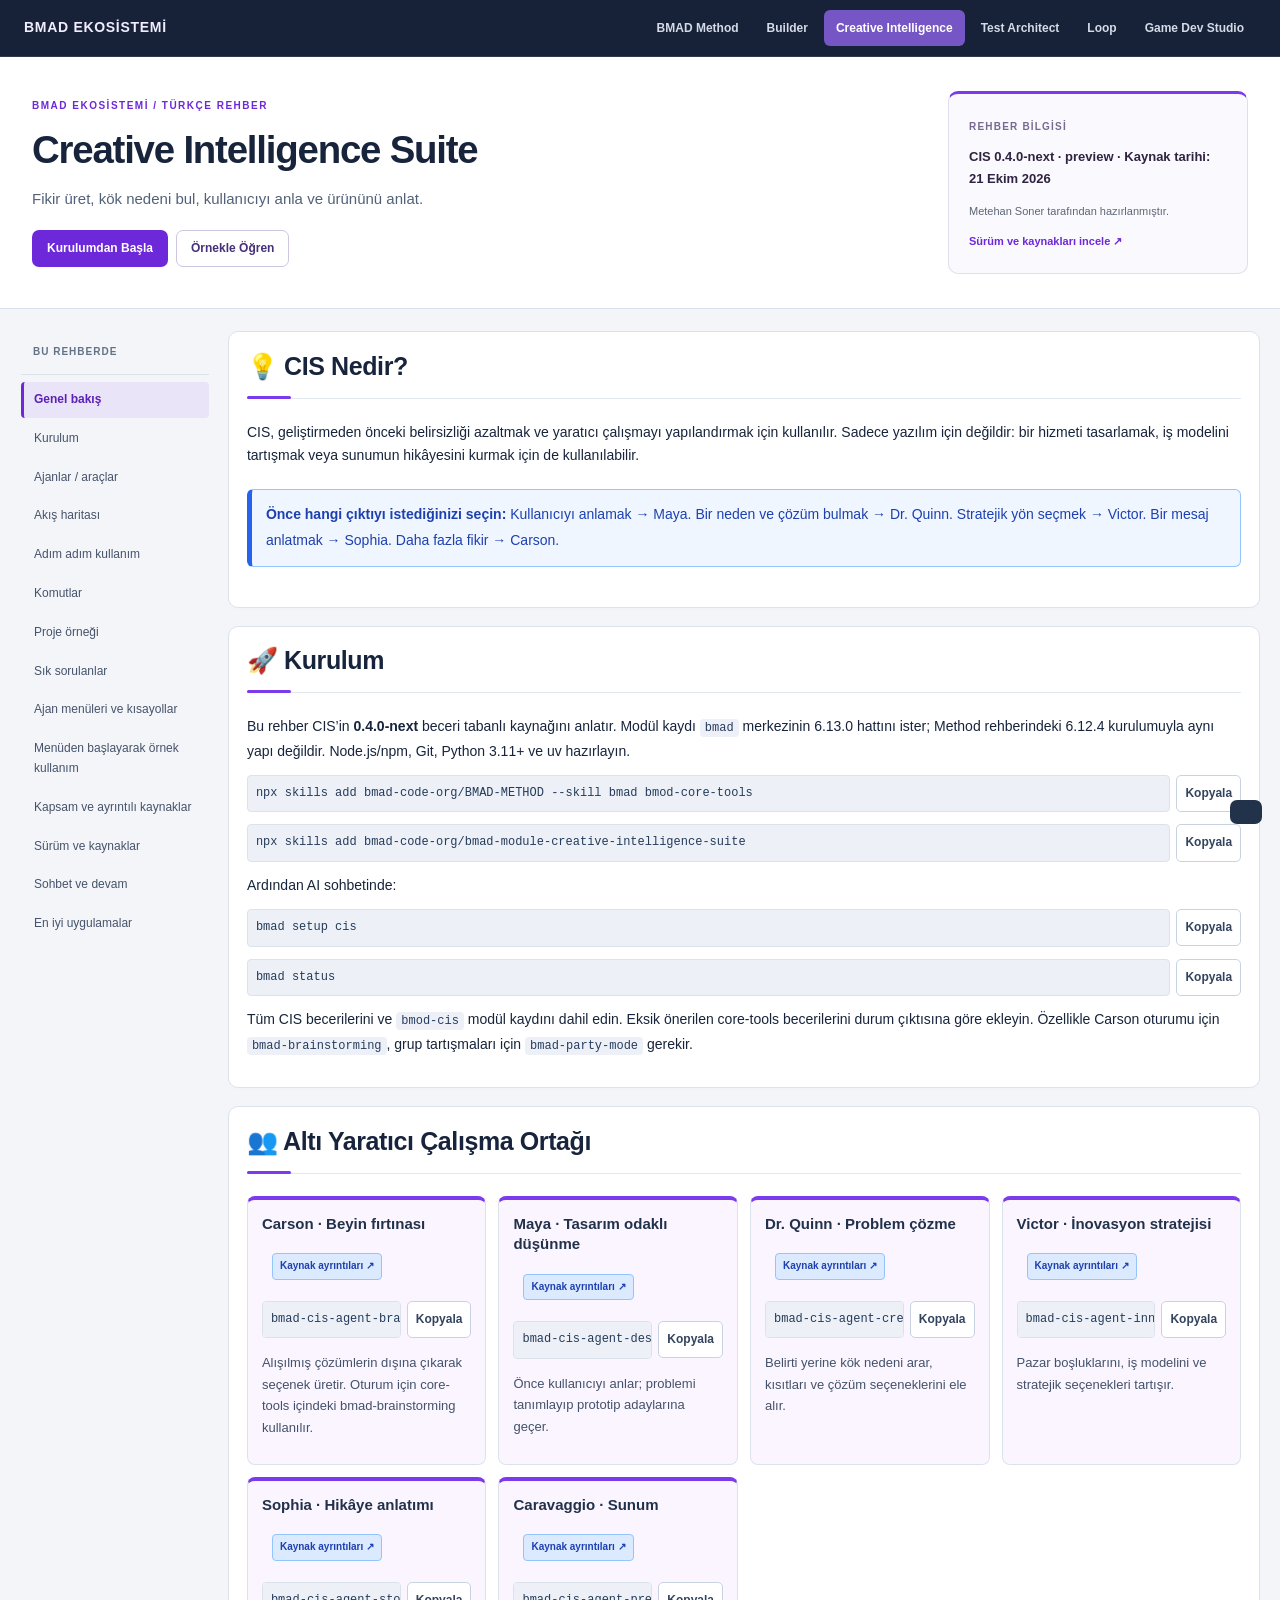
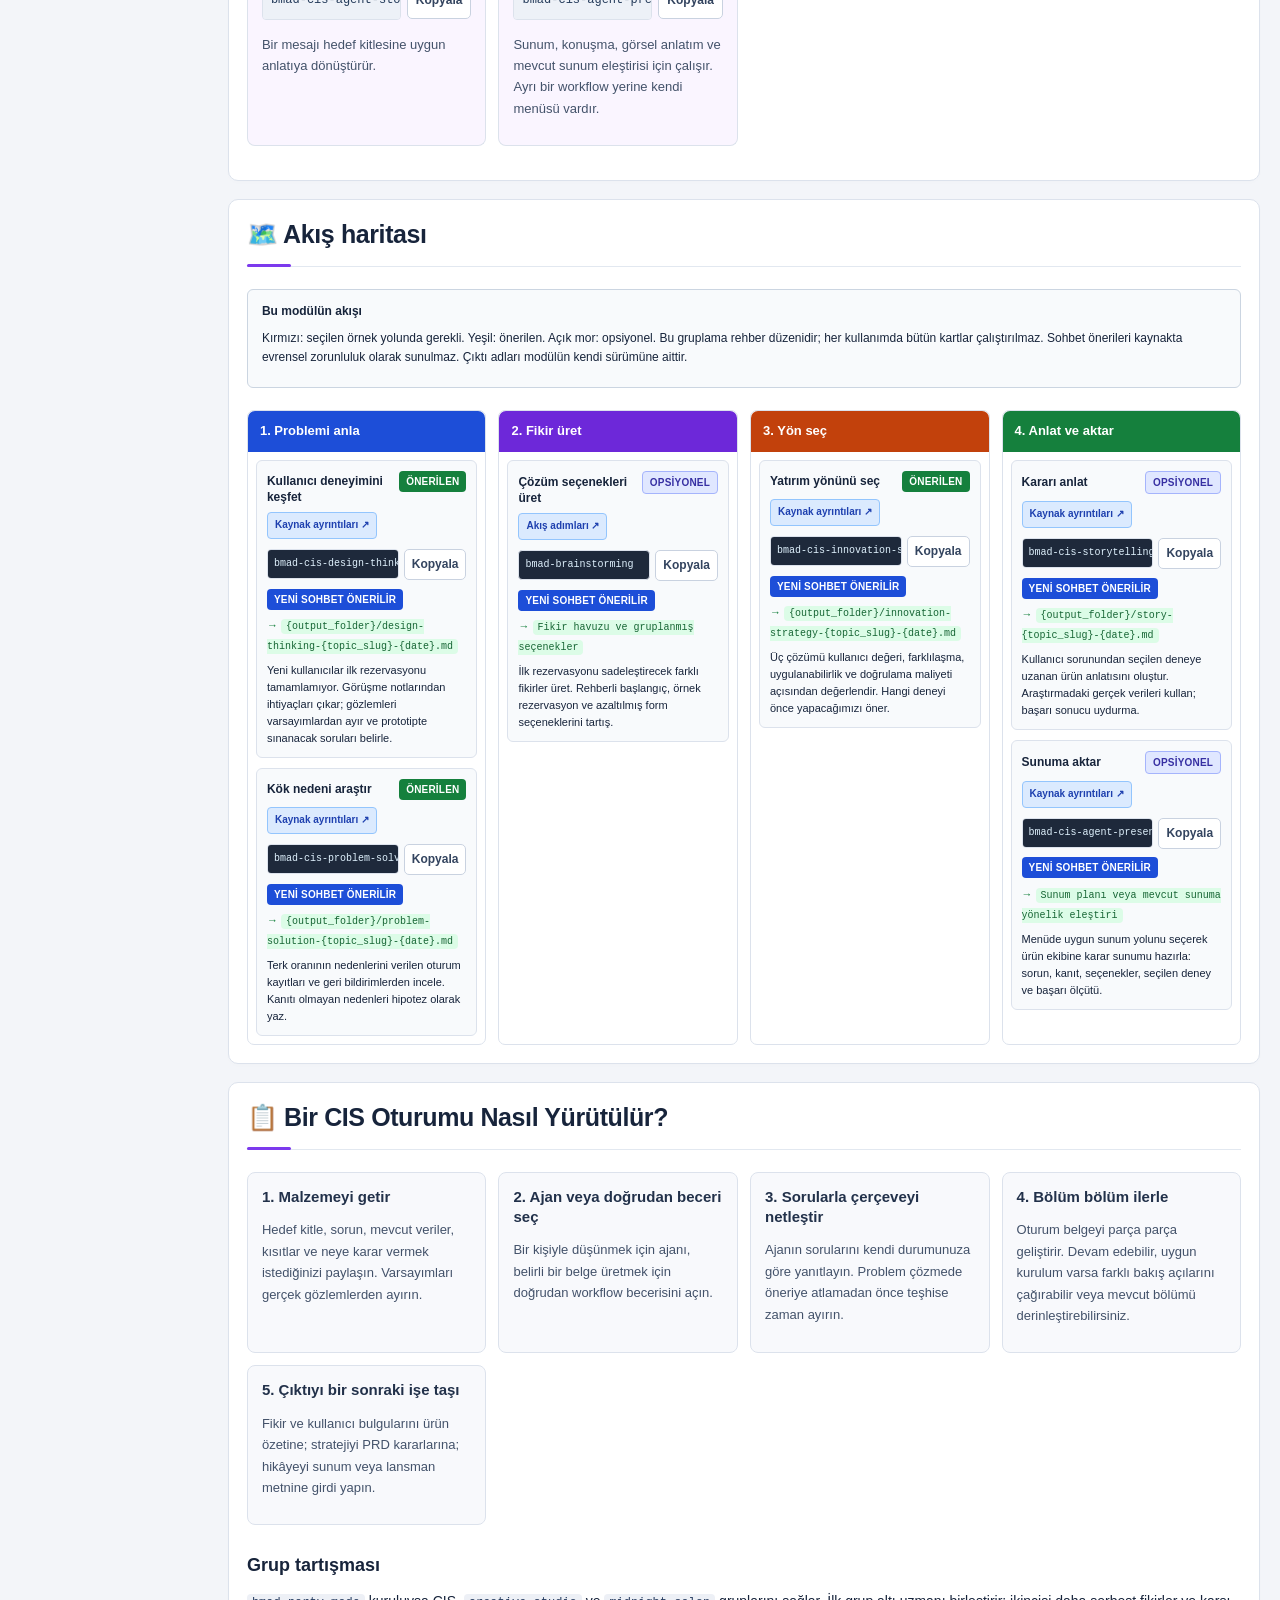
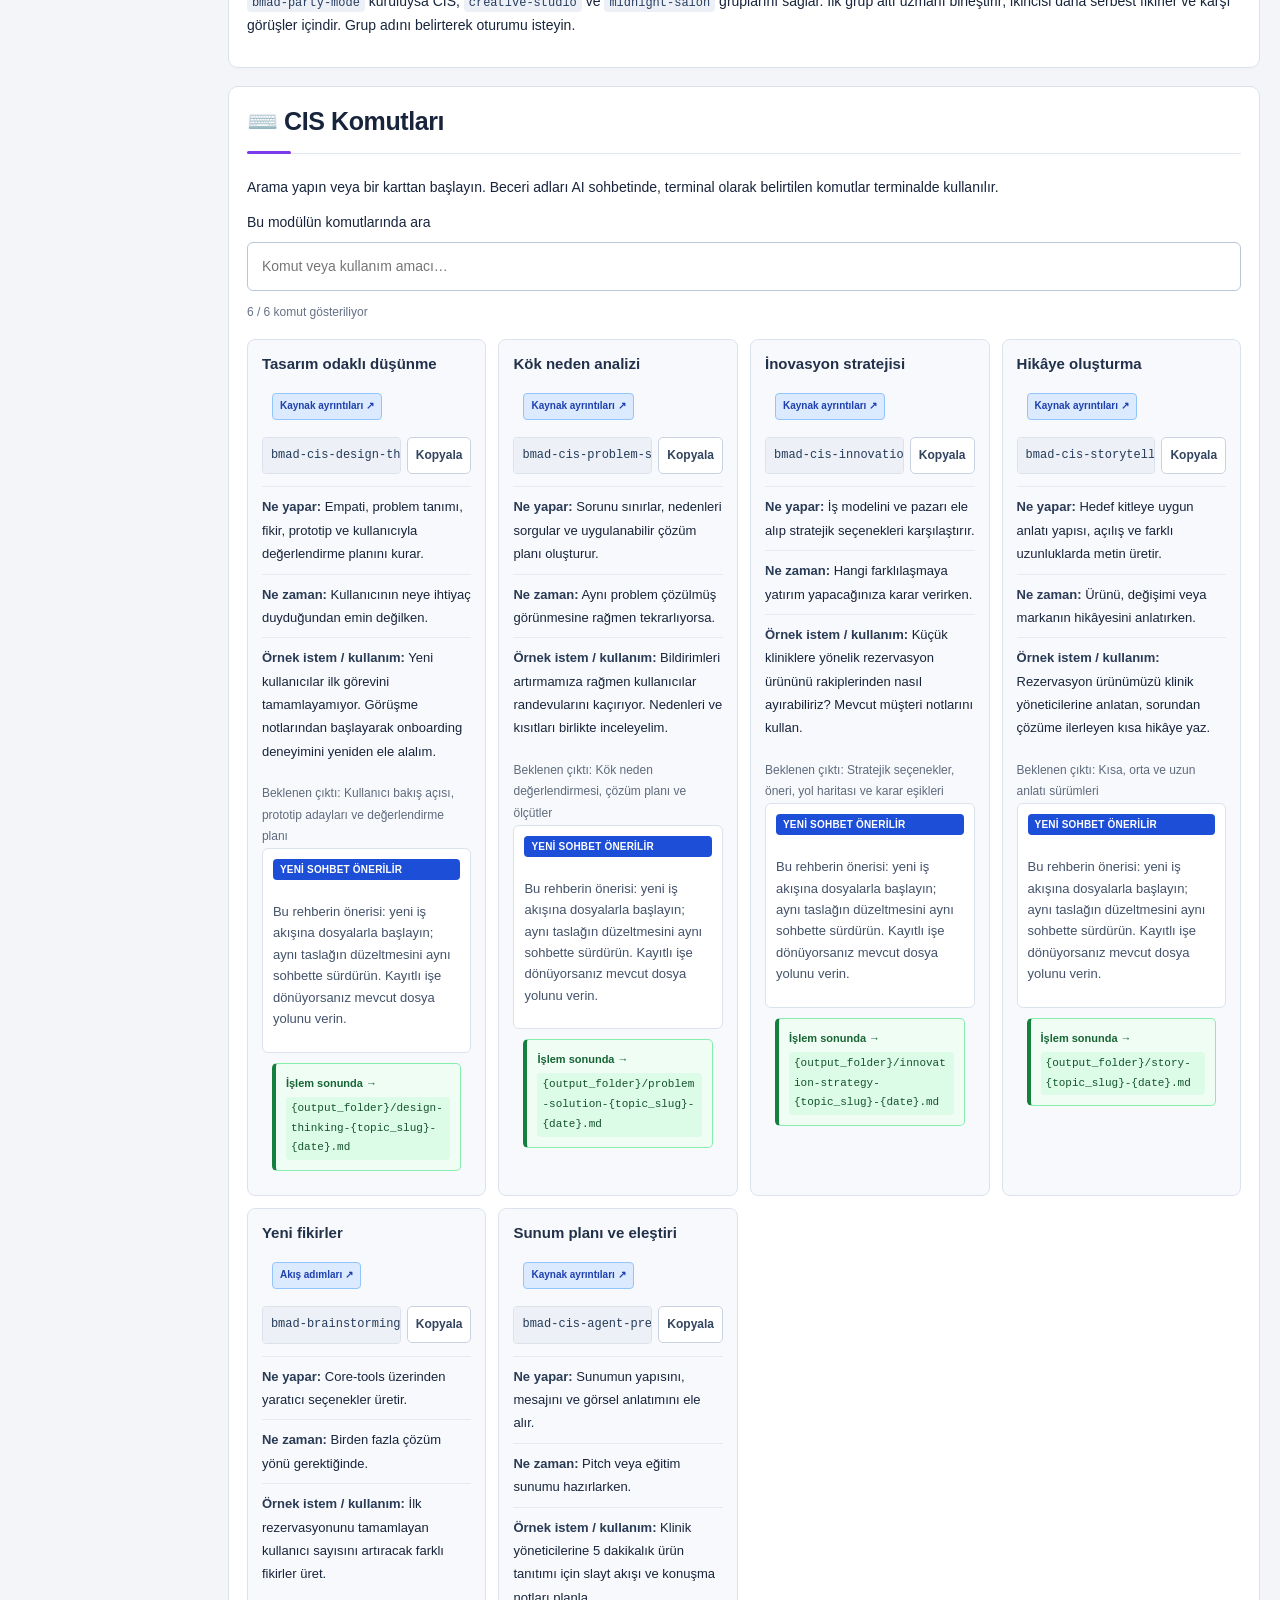
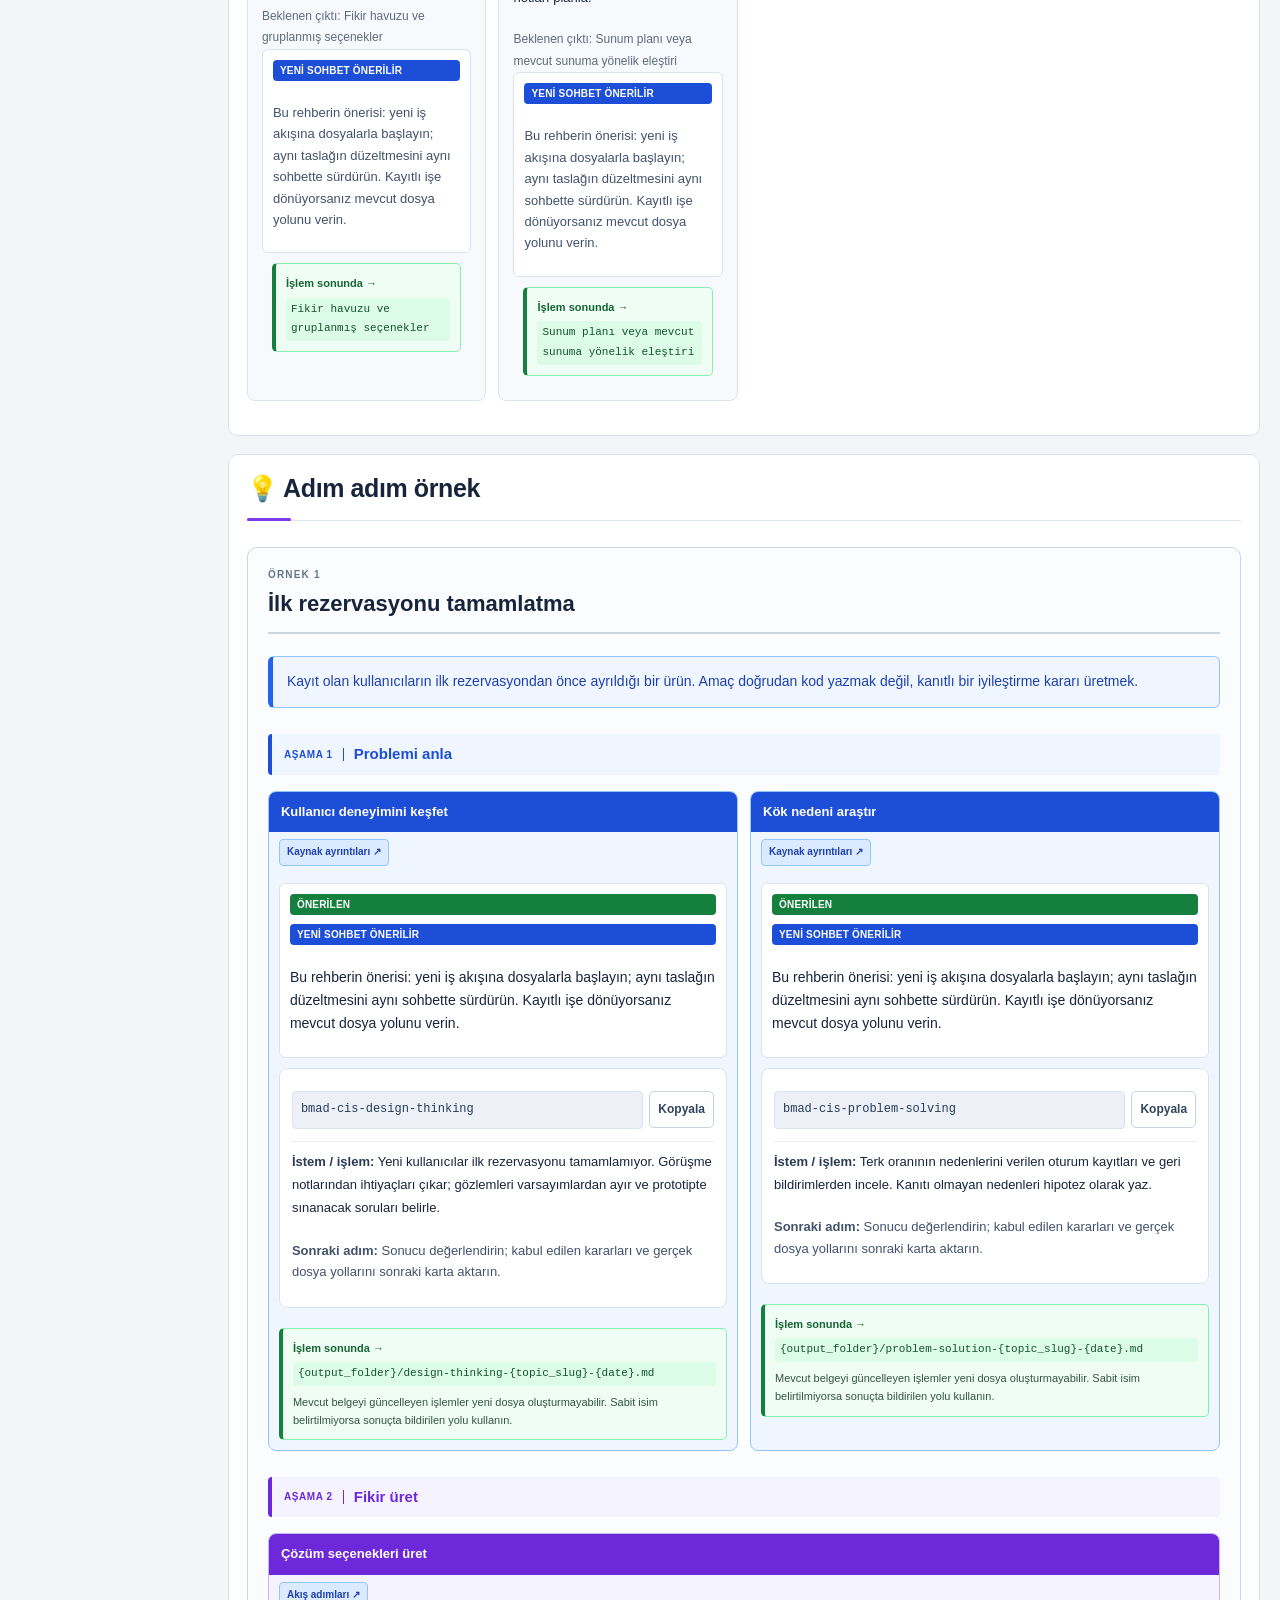
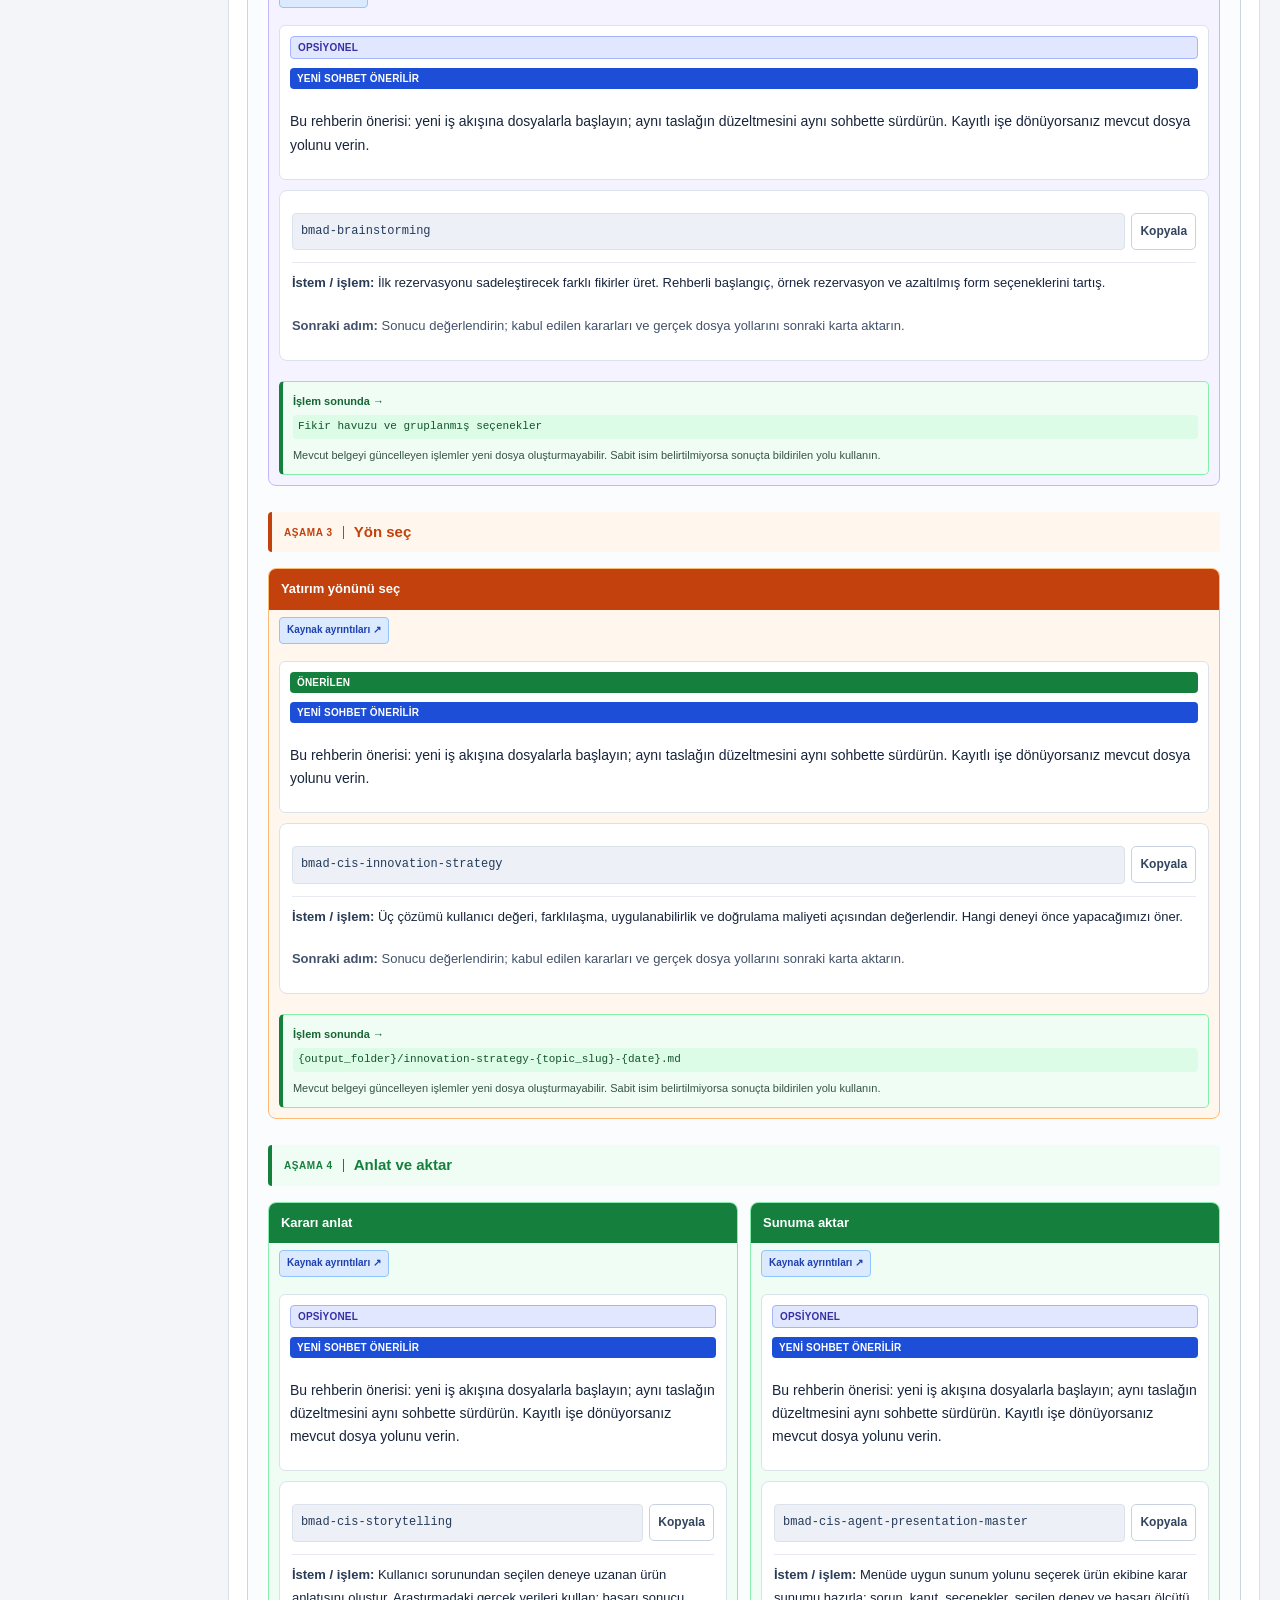
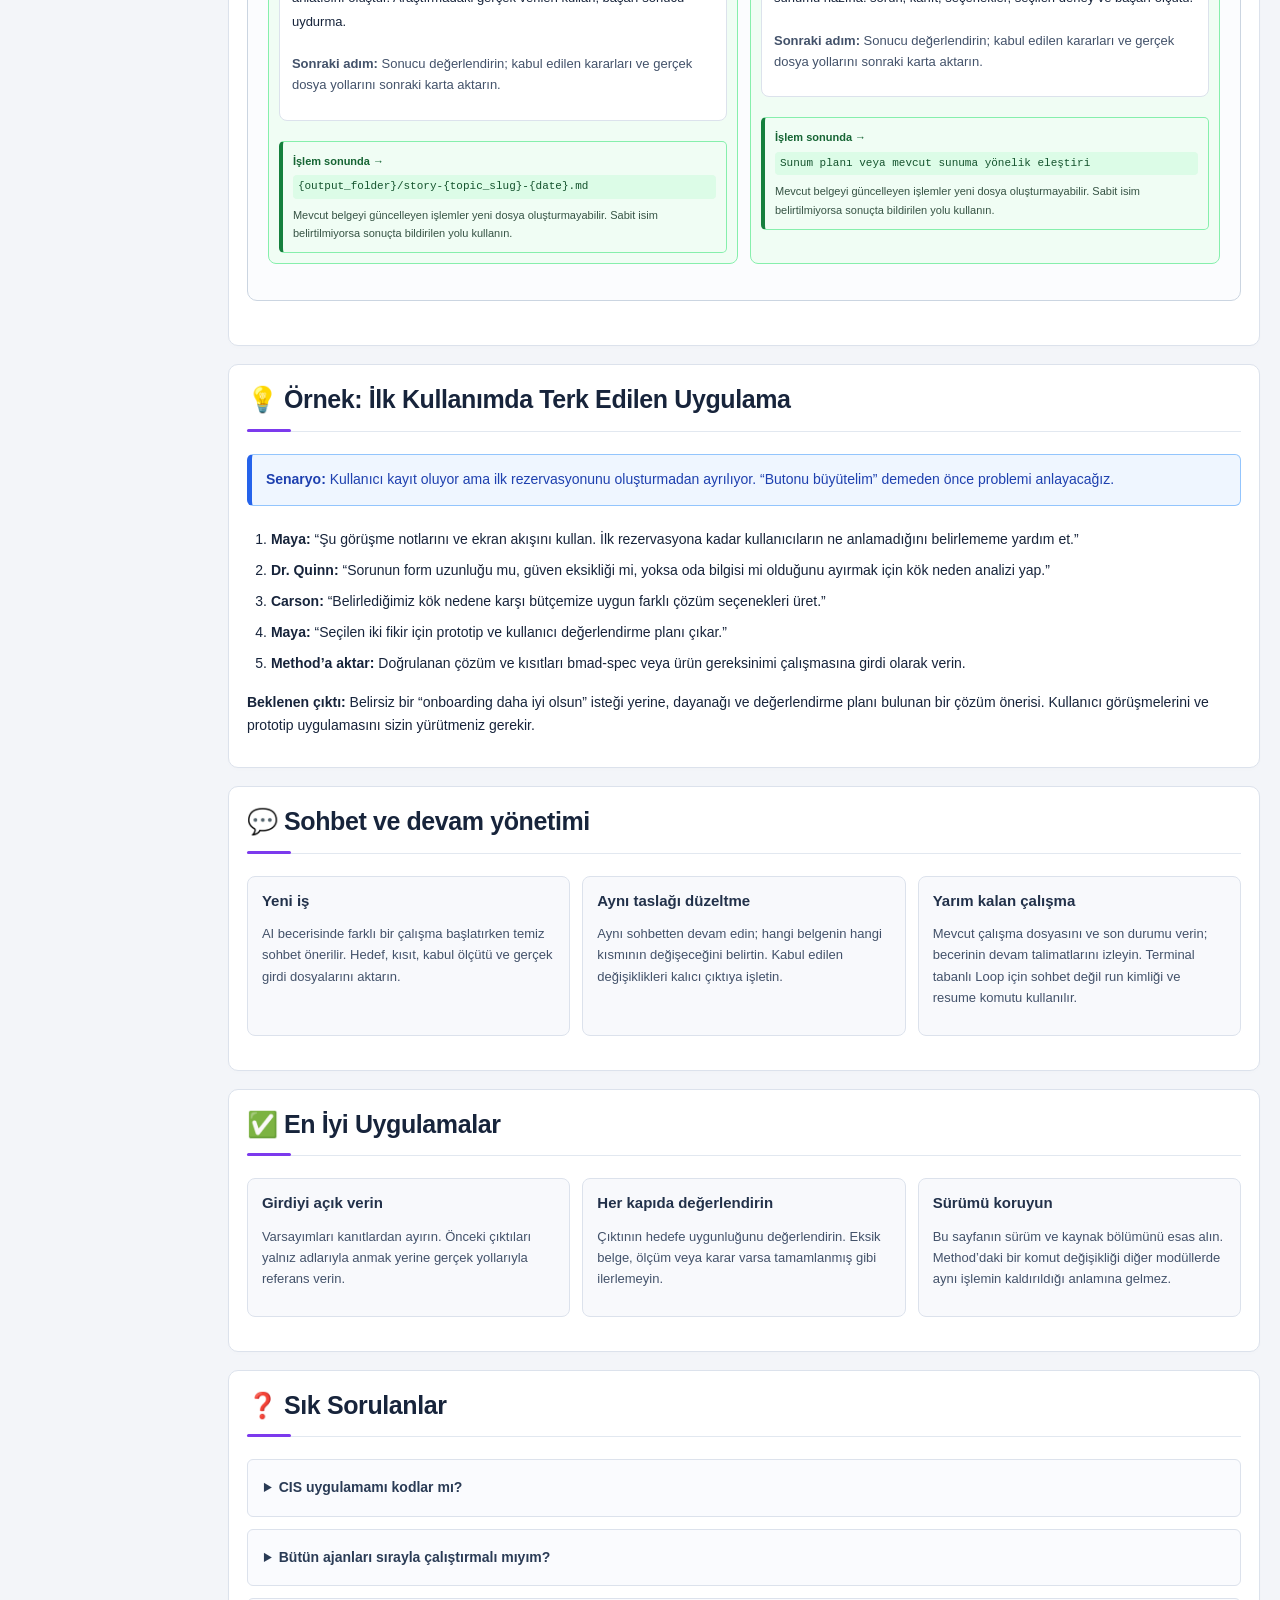
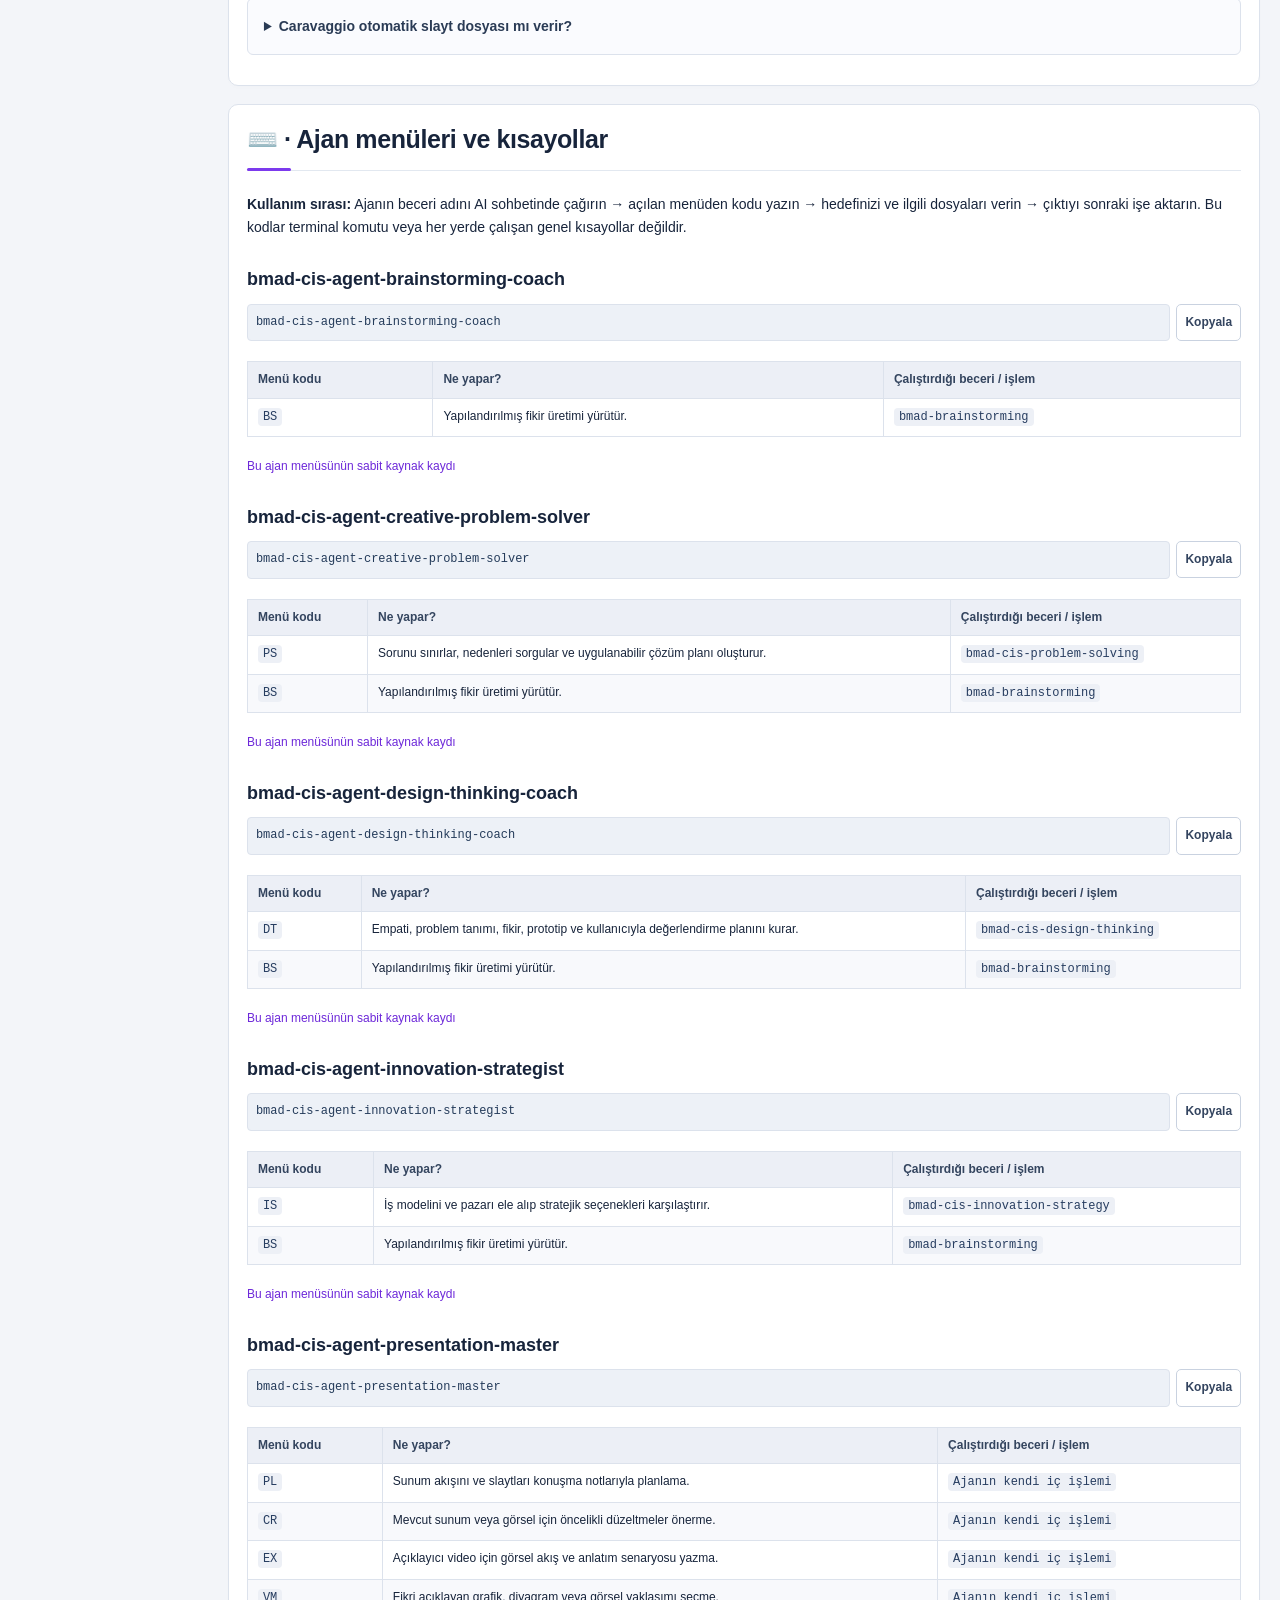
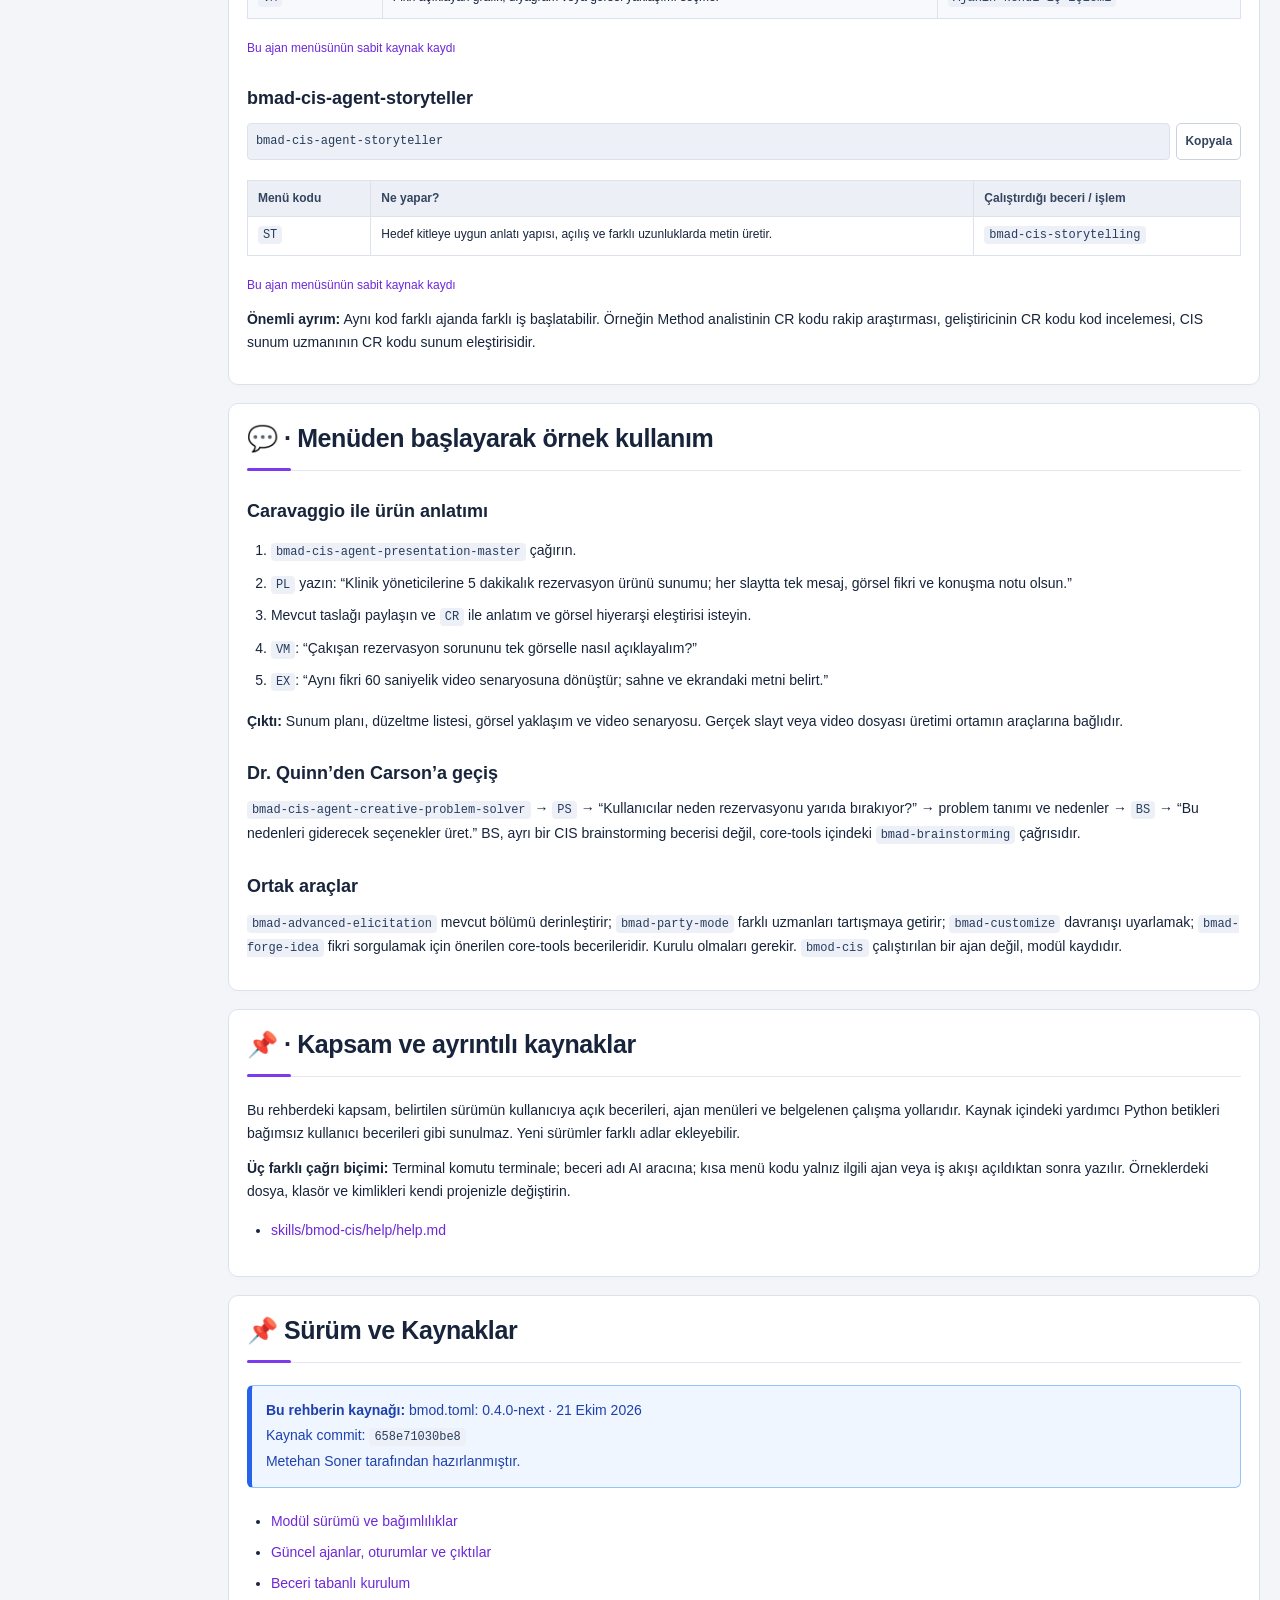
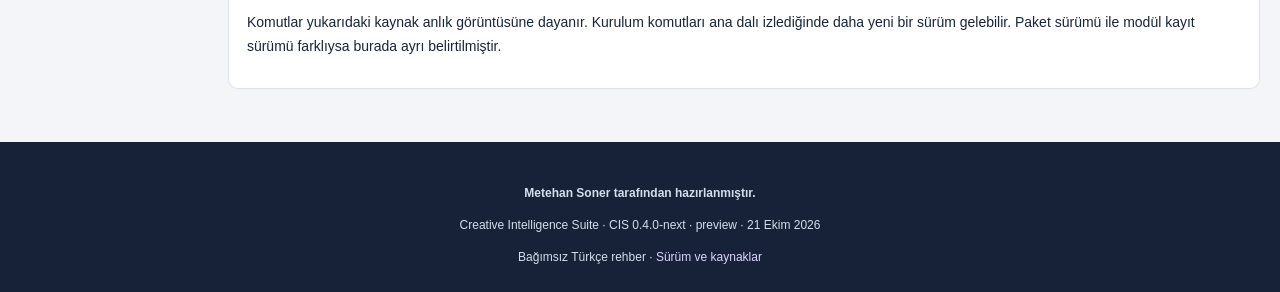
<file: cis.html>
<!DOCTYPE html>
<html lang="tr">
<head>
<meta charset="utf-8">
<meta name="viewport" content="width=device-width,initial-scale=1">
<title>Creative Intelligence Suite Kullanım Rehberi | Metehan Soner</title>
<meta name="author" content="Metehan Soner">
<meta name="description" content="Fikir üret, kök nedeni bul, kullanıcıyı anla ve ürününü anlat.">
<link rel="stylesheet" href="assets/ecosystem.css?v=80b527e47e5f">
<script src="assets/guide.js?v=de230318d79e" defer>
</script>
</head>
<body id="top">
<a class="skip" href="#overview">İçeriğe geç</a>
<nav class="top-nav" aria-label="Ekosistemler">
<div class="nav-content">
<a class="logo" href="index.html">BMAD EKOSİSTEMİ</a>
<button id="menu-toggle" aria-controls="sidebar" aria-expanded="false">Menü ☰</button>
<ul class="nav-menu ecosystem-menu" id="sidebar">
<li>
<a href="index.html">BMAD Method</a>
</li>
<li>
<a href="builder.html">Builder</a>
</li>
<li>
<a href="cis.html" class="current" aria-current="page">Creative Intelligence</a>
</li>
<li>
<a href="tea.html">Test Architect</a>
</li>
<li>
<a href="loop.html">Loop</a>
</li>
<li>
<a href="game-dev.html">Game Dev Studio</a>
</li>
</ul>
</div>
</nav>
<section class="hero"><div class="hero-inner"><div class="hero-copy"><span class="hero-eyebrow">BMAD EKOSİSTEMİ / TÜRKÇE REHBER</span>
<h1>Creative Intelligence Suite</h1>
<p>Fikir üret, kök nedeni bul, kullanıcıyı anla ve ürününü anlat.</p>
<div class="hero-buttons">
<a class="btn btn-primary" href="#installation">Kurulumdan Başla</a>
<a class="btn btn-secondary" href="#examples">Örnekle Öğren</a>
</div>


</div><aside class="hero-meta"><span class="hero-meta-label">REHBER BİLGİSİ</span><div class="version-badge module-version">CIS 0.4.0-next · preview · Kaynak tarihi: 21 Ekim 2026</div><p class="credit">Metehan Soner tarafından hazırlanmıştır.</p><a class="hero-source" href="#version">Sürüm ve kaynakları incele ↗</a></aside></div></section>
<main class="container">
<nav class="local-menu" aria-label="Bu rehberin bölümleri">
<a href="#overview">Genel bakış</a>
<a href="#installation">Kurulum</a>
<a href="#agents">Ajanlar / araçlar</a>
<a href="#phase-board">Akış haritası</a><a href="#workflows">Adım adım kullanım</a>
<a href="#commands">Komutlar</a>
<a href="#examples">Proje örneği</a>
<a href="#faq">Sık sorulanlar</a>
<a href="#shortcuts">Ajan menüleri ve kısayollar</a>
<a href="#menu-examples">Menüden başlayarak örnek kullanım</a>
<a href="#coverage">Kapsam ve ayrıntılı kaynaklar</a>
<a href="#version">Sürüm ve kaynaklar</a>
<a href="#chat-guide">Sohbet ve devam</a><a href="#best-practices">En iyi uygulamalar</a></nav>
<div class="guide-content">
<section class="section" id="overview">
<h2>💡 CIS Nedir?</h2>
<p>CIS, geliştirmeden önceki belirsizliği azaltmak ve yaratıcı çalışmayı yapılandırmak için kullanılır. Sadece yazılım için değildir: bir hizmeti tasarlamak, iş modelini tartışmak veya sunumun hikâyesini kurmak için de kullanılabilir.</p>
<div class="alert alert-info">
<strong>Önce hangi çıktıyı istediğinizi seçin:</strong> Kullanıcıyı anlamak → Maya. Bir neden ve çözüm bulmak → Dr. Quinn. Stratejik yön seçmek → Victor. Bir mesaj anlatmak → Sophia. Daha fazla fikir → Carson.</div>
</section>
<section class="section" id="installation">
<h2>🚀 Kurulum</h2>
<p>Bu rehber CIS’in <strong>0.4.0-next</strong> beceri tabanlı kaynağını anlatır. Modül kaydı <code>bmad</code> merkezinin 6.13.0 hattını ister; Method rehberindeki 6.12.4 kurulumuyla aynı yapı değildir. Node.js/npm, Git, Python 3.11+ ve uv hazırlayın.</p>
<div class="cmd-wrapper">
<code class="cmd">npx skills add bmad-code-org/BMAD-METHOD --skill bmad bmod-core-tools</code>
<button class="copy-text" data-copy="npx skills add bmad-code-org/BMAD-METHOD --skill bmad bmod-core-tools" aria-label="Komutu kopyala: npx skills add bmad-code-org/BMAD-METHOD --skill bmad bmod-core-tools">Kopyala</button>
</div>
<div class="cmd-wrapper">
<code class="cmd">npx skills add bmad-code-org/bmad-module-creative-intelligence-suite</code>
<button class="copy-text" data-copy="npx skills add bmad-code-org/bmad-module-creative-intelligence-suite" aria-label="Komutu kopyala: npx skills add bmad-code-org/bmad-module-creative-intelligence-suite">Kopyala</button>
</div>
<p>Ardından AI sohbetinde:</p>
<div class="cmd-wrapper">
<code class="cmd">bmad setup cis</code>
<button class="copy-text" data-copy="bmad setup cis" aria-label="Komutu kopyala: bmad setup cis">Kopyala</button>
</div>
<div class="cmd-wrapper">
<code class="cmd">bmad status</code>
<button class="copy-text" data-copy="bmad status" aria-label="Komutu kopyala: bmad status">Kopyala</button>
</div>
<p>Tüm CIS becerilerini ve <code>bmod-cis</code> modül kaydını dahil edin. Eksik önerilen core-tools becerilerini durum çıktısına göre ekleyin. Özellikle Carson oturumu için <code>bmad-brainstorming</code>, grup tartışmaları için <code>bmad-party-mode</code> gerekir.</p>
</section>
<section class="section" id="agents">
<h2>👥 Altı Yaratıcı Çalışma Ortağı</h2>
<div class="agents-grid">
<article class="agent-card">
<h3>Carson · Beyin fırtınası</h3>
<div class="cmd-wrapper">
<code class="cmd">bmad-cis-agent-brainstorming-coach</code>
<button class="copy-text" data-copy="bmad-cis-agent-brainstorming-coach" aria-label="Komutu kopyala: bmad-cis-agent-brainstorming-coach">Kopyala</button>
</div>
<p>Alışılmış çözümlerin dışına çıkarak seçenek üretir. Oturum için core-tools içindeki bmad-brainstorming kullanılır.</p>
</article>
<article class="agent-card">
<h3>Maya · Tasarım odaklı düşünme</h3>
<div class="cmd-wrapper">
<code class="cmd">bmad-cis-agent-design-thinking-coach</code>
<button class="copy-text" data-copy="bmad-cis-agent-design-thinking-coach" aria-label="Komutu kopyala: bmad-cis-agent-design-thinking-coach">Kopyala</button>
</div>
<p>Önce kullanıcıyı anlar; problemi tanımlayıp prototip adaylarına geçer.</p>
</article>
<article class="agent-card">
<h3>Dr. Quinn · Problem çözme</h3>
<div class="cmd-wrapper">
<code class="cmd">bmad-cis-agent-creative-problem-solver</code>
<button class="copy-text" data-copy="bmad-cis-agent-creative-problem-solver" aria-label="Komutu kopyala: bmad-cis-agent-creative-problem-solver">Kopyala</button>
</div>
<p>Belirti yerine kök nedeni arar, kısıtları ve çözüm seçeneklerini ele alır.</p>
</article>
<article class="agent-card">
<h3>Victor · İnovasyon stratejisi</h3>
<div class="cmd-wrapper">
<code class="cmd">bmad-cis-agent-innovation-strategist</code>
<button class="copy-text" data-copy="bmad-cis-agent-innovation-strategist" aria-label="Komutu kopyala: bmad-cis-agent-innovation-strategist">Kopyala</button>
</div>
<p>Pazar boşluklarını, iş modelini ve stratejik seçenekleri tartışır.</p>
</article>
<article class="agent-card">
<h3>Sophia · Hikâye anlatımı</h3>
<div class="cmd-wrapper">
<code class="cmd">bmad-cis-agent-storyteller</code>
<button class="copy-text" data-copy="bmad-cis-agent-storyteller" aria-label="Komutu kopyala: bmad-cis-agent-storyteller">Kopyala</button>
</div>
<p>Bir mesajı hedef kitlesine uygun anlatıya dönüştürür.</p>
</article>
<article class="agent-card">
<h3>Caravaggio · Sunum</h3>
<div class="cmd-wrapper">
<code class="cmd">bmad-cis-agent-presentation-master</code>
<button class="copy-text" data-copy="bmad-cis-agent-presentation-master" aria-label="Komutu kopyala: bmad-cis-agent-presentation-master">Kopyala</button>
</div>
<p>Sunum, konuşma, görsel anlatım ve mevcut sunum eleştirisi için çalışır. Ayrı bir workflow yerine kendi menüsü vardır.</p>
</article>
</div>
</section>
<section class="section" id="phase-board"><h2>🗺️ Akış haritası</h2><div class="flow-legend"><strong>Bu modülün akışı</strong><p>Kırmızı: seçilen örnek yolunda gerekli. Yeşil: önerilen. Açık mor: opsiyonel. Bu gruplama rehber düzenidir; her kullanımda bütün kartlar çalıştırılmaz. Sohbet önerileri kaynakta evrensel zorunluluk olarak sunulmaz. Çıktı adları modülün kendi sürümüne aittir.</p></div><div class="phase-board"><div class="board-column"><h3 class="phase-header phase-1">1. Problemi anla</h3><div class="board-stack"><article class="board-item"><div class="board-item-title"><h4>Kullanıcı deneyimini keşfet</h4><span class="flow-badge flow-recommended">ÖNERİLEN</span></div><div class="cmd-wrapper"><code class="cmd">bmad-cis-design-thinking</code><button class="copy-text" data-copy="bmad-cis-design-thinking">Kopyala</button></div><span class="flow-badge chat-fresh">YENİ SOHBET ÖNERİLİR</span><div class="board-output">→ <code>{output_folder}/design-thinking-{topic_slug}-{date}.md</code></div><p>Yeni kullanıcılar ilk rezervasyonu tamamlamıyor. Görüşme notlarından ihtiyaçları çıkar; gözlemleri varsayımlardan ayır ve prototipte sınanacak soruları belirle.</p></article><article class="board-item"><div class="board-item-title"><h4>Kök nedeni araştır</h4><span class="flow-badge flow-recommended">ÖNERİLEN</span></div><div class="cmd-wrapper"><code class="cmd">bmad-cis-problem-solving</code><button class="copy-text" data-copy="bmad-cis-problem-solving">Kopyala</button></div><span class="flow-badge chat-fresh">YENİ SOHBET ÖNERİLİR</span><div class="board-output">→ <code>{output_folder}/problem-solution-{topic_slug}-{date}.md</code></div><p>Terk oranının nedenlerini verilen oturum kayıtları ve geri bildirimlerden incele. Kanıtı olmayan nedenleri hipotez olarak yaz.</p></article></div></div><div class="board-column"><h3 class="phase-header phase-2">2. Fikir üret</h3><div class="board-stack"><article class="board-item"><div class="board-item-title"><h4>Çözüm seçenekleri üret</h4><span class="flow-badge flow-optional">OPSİYONEL</span></div><div class="cmd-wrapper"><code class="cmd">bmad-brainstorming</code><button class="copy-text" data-copy="bmad-brainstorming">Kopyala</button></div><span class="flow-badge chat-fresh">YENİ SOHBET ÖNERİLİR</span><div class="board-output">→ <code>Fikir havuzu ve gruplanmış seçenekler</code></div><p>İlk rezervasyonu sadeleştirecek farklı fikirler üret. Rehberli başlangıç, örnek rezervasyon ve azaltılmış form seçeneklerini tartış.</p></article></div></div><div class="board-column"><h3 class="phase-header phase-3">3. Yön seç</h3><div class="board-stack"><article class="board-item"><div class="board-item-title"><h4>Yatırım yönünü seç</h4><span class="flow-badge flow-recommended">ÖNERİLEN</span></div><div class="cmd-wrapper"><code class="cmd">bmad-cis-innovation-strategy</code><button class="copy-text" data-copy="bmad-cis-innovation-strategy">Kopyala</button></div><span class="flow-badge chat-fresh">YENİ SOHBET ÖNERİLİR</span><div class="board-output">→ <code>{output_folder}/innovation-strategy-{topic_slug}-{date}.md</code></div><p>Üç çözümü kullanıcı değeri, farklılaşma, uygulanabilirlik ve doğrulama maliyeti açısından değerlendir. Hangi deneyi önce yapacağımızı öner.</p></article></div></div><div class="board-column"><h3 class="phase-header phase-4">4. Anlat ve aktar</h3><div class="board-stack"><article class="board-item"><div class="board-item-title"><h4>Kararı anlat</h4><span class="flow-badge flow-optional">OPSİYONEL</span></div><div class="cmd-wrapper"><code class="cmd">bmad-cis-storytelling</code><button class="copy-text" data-copy="bmad-cis-storytelling">Kopyala</button></div><span class="flow-badge chat-fresh">YENİ SOHBET ÖNERİLİR</span><div class="board-output">→ <code>{output_folder}/story-{topic_slug}-{date}.md</code></div><p>Kullanıcı sorunundan seçilen deneye uzanan ürün anlatısını oluştur. Araştırmadaki gerçek verileri kullan; başarı sonucu uydurma.</p></article><article class="board-item"><div class="board-item-title"><h4>Sunuma aktar</h4><span class="flow-badge flow-optional">OPSİYONEL</span></div><div class="cmd-wrapper"><code class="cmd">bmad-cis-agent-presentation-master</code><button class="copy-text" data-copy="bmad-cis-agent-presentation-master">Kopyala</button></div><span class="flow-badge chat-fresh">YENİ SOHBET ÖNERİLİR</span><div class="board-output">→ <code>Sunum planı veya mevcut sunuma yönelik eleştiri</code></div><p>Menüde uygun sunum yolunu seçerek ürün ekibine karar sunumu hazırla: sorun, kanıt, seçenekler, seçilen deney ve başarı ölçütü.</p></article></div></div></div></section><section class="section" id="workflows">
<h2>📋 Bir CIS Oturumu Nasıl Yürütülür?</h2>
<div class="features-grid">
<article class="feature-card">
<h3>1. Malzemeyi getir</h3>
<p>Hedef kitle, sorun, mevcut veriler, kısıtlar ve neye karar vermek istediğinizi paylaşın. Varsayımları gerçek gözlemlerden ayırın.</p>
</article>
<article class="feature-card">
<h3>2. Ajan veya doğrudan beceri seç</h3>
<p>Bir kişiyle düşünmek için ajanı, belirli bir belge üretmek için doğrudan workflow becerisini açın.</p>
</article>
<article class="feature-card">
<h3>3. Sorularla çerçeveyi netleştir</h3>
<p>Ajanın sorularını kendi durumunuza göre yanıtlayın. Problem çözmede öneriye atlamadan önce teşhise zaman ayırın.</p>
</article>
<article class="feature-card">
<h3>4. Bölüm bölüm ilerle</h3>
<p>Oturum belgeyi parça parça geliştirir. Devam edebilir, uygun kurulum varsa farklı bakış açılarını çağırabilir veya mevcut bölümü derinleştirebilirsiniz.</p>
</article>
<article class="feature-card">
<h3>5. Çıktıyı bir sonraki işe taşı</h3>
<p>Fikir ve kullanıcı bulgularını ürün özetine; stratejiyi PRD kararlarına; hikâyeyi sunum veya lansman metnine girdi yapın.</p>
</article>
</div>
<h3>Grup tartışması</h3>
<p>
<code>bmad-party-mode</code> kuruluysa CIS, <code>creative-studio</code> ve <code>midnight-salon</code> gruplarını sağlar. İlk grup altı uzmanı birleştirir; ikincisi daha serbest fikirler ve karşı görüşler içindir. Grup adını belirterek oturumu isteyin.</p>
</section>
<section class="section" id="commands">
<h2>⌨️ CIS Komutları</h2>
<p>Arama yapın veya bir karttan başlayın. Beceri adları AI sohbetinde, terminal olarak belirtilen komutlar terminalde kullanılır.</p>
<label for="command-search">Bu modülün komutlarında ara</label>
<input id="command-search" type="search" placeholder="Komut veya kullanım amacı…">
<p id="result-count" role="status">
</p>
<div class="features-grid">
<article class="workflow-item command">
<h3>Tasarım odaklı düşünme</h3>
<div class="cmd-wrapper">
<code class="cmd">bmad-cis-design-thinking</code>
<button class="copy-text" data-copy="bmad-cis-design-thinking" aria-label="Komutu kopyala: bmad-cis-design-thinking">Kopyala</button>
</div>
<div class="usage-row">
<strong>Ne yapar:</strong> Empati, problem tanımı, fikir, prototip ve kullanıcıyla değerlendirme planını kurar.</div>
<div class="usage-row">
<strong>Ne zaman:</strong> Kullanıcının neye ihtiyaç duyduğundan emin değilken.</div>
<div class="usage-row">
<strong>Örnek istem / kullanım:</strong> Yeni kullanıcılar ilk görevini tamamlayamıyor. Görüşme notlarından başlayarak onboarding deneyimini yeniden ele alalım.</div>
<div class="meta">Beklenen çıktı: Kullanıcı bakış açısı, prototip adayları ve değerlendirme planı</div>
<div class="flow-guidance"><span class="flow-badge chat-fresh">YENİ SOHBET ÖNERİLİR</span><p>Bu rehberin önerisi: yeni iş akışına dosyalarla başlayın; aynı taslağın düzeltmesini aynı sohbette sürdürün. Kayıtlı işe dönüyorsanız mevcut dosya yolunu verin.</p></div><div class="artifact-output"><strong>İşlem sonunda →</strong><code>{output_folder}/design-thinking-{topic_slug}-{date}.md</code></div></article>
<article class="workflow-item command">
<h3>Kök neden analizi</h3>
<div class="cmd-wrapper">
<code class="cmd">bmad-cis-problem-solving</code>
<button class="copy-text" data-copy="bmad-cis-problem-solving" aria-label="Komutu kopyala: bmad-cis-problem-solving">Kopyala</button>
</div>
<div class="usage-row">
<strong>Ne yapar:</strong> Sorunu sınırlar, nedenleri sorgular ve uygulanabilir çözüm planı oluşturur.</div>
<div class="usage-row">
<strong>Ne zaman:</strong> Aynı problem çözülmüş görünmesine rağmen tekrarlıyorsa.</div>
<div class="usage-row">
<strong>Örnek istem / kullanım:</strong> Bildirimleri artırmamıza rağmen kullanıcılar randevularını kaçırıyor. Nedenleri ve kısıtları birlikte inceleyelim.</div>
<div class="meta">Beklenen çıktı: Kök neden değerlendirmesi, çözüm planı ve ölçütler</div>
<div class="flow-guidance"><span class="flow-badge chat-fresh">YENİ SOHBET ÖNERİLİR</span><p>Bu rehberin önerisi: yeni iş akışına dosyalarla başlayın; aynı taslağın düzeltmesini aynı sohbette sürdürün. Kayıtlı işe dönüyorsanız mevcut dosya yolunu verin.</p></div><div class="artifact-output"><strong>İşlem sonunda →</strong><code>{output_folder}/problem-solution-{topic_slug}-{date}.md</code></div></article>
<article class="workflow-item command">
<h3>İnovasyon stratejisi</h3>
<div class="cmd-wrapper">
<code class="cmd">bmad-cis-innovation-strategy</code>
<button class="copy-text" data-copy="bmad-cis-innovation-strategy" aria-label="Komutu kopyala: bmad-cis-innovation-strategy">Kopyala</button>
</div>
<div class="usage-row">
<strong>Ne yapar:</strong> İş modelini ve pazarı ele alıp stratejik seçenekleri karşılaştırır.</div>
<div class="usage-row">
<strong>Ne zaman:</strong> Hangi farklılaşmaya yatırım yapacağınıza karar verirken.</div>
<div class="usage-row">
<strong>Örnek istem / kullanım:</strong> Küçük kliniklere yönelik rezervasyon ürününü rakiplerinden nasıl ayırabiliriz? Mevcut müşteri notlarını kullan.</div>
<div class="meta">Beklenen çıktı: Stratejik seçenekler, öneri, yol haritası ve karar eşikleri</div>
<div class="flow-guidance"><span class="flow-badge chat-fresh">YENİ SOHBET ÖNERİLİR</span><p>Bu rehberin önerisi: yeni iş akışına dosyalarla başlayın; aynı taslağın düzeltmesini aynı sohbette sürdürün. Kayıtlı işe dönüyorsanız mevcut dosya yolunu verin.</p></div><div class="artifact-output"><strong>İşlem sonunda →</strong><code>{output_folder}/innovation-strategy-{topic_slug}-{date}.md</code></div></article>
<article class="workflow-item command">
<h3>Hikâye oluşturma</h3>
<div class="cmd-wrapper">
<code class="cmd">bmad-cis-storytelling</code>
<button class="copy-text" data-copy="bmad-cis-storytelling" aria-label="Komutu kopyala: bmad-cis-storytelling">Kopyala</button>
</div>
<div class="usage-row">
<strong>Ne yapar:</strong> Hedef kitleye uygun anlatı yapısı, açılış ve farklı uzunluklarda metin üretir.</div>
<div class="usage-row">
<strong>Ne zaman:</strong> Ürünü, değişimi veya markanın hikâyesini anlatırken.</div>
<div class="usage-row">
<strong>Örnek istem / kullanım:</strong> Rezervasyon ürünümüzü klinik yöneticilerine anlatan, sorundan çözüme ilerleyen kısa hikâye yaz.</div>
<div class="meta">Beklenen çıktı: Kısa, orta ve uzun anlatı sürümleri</div>
<div class="flow-guidance"><span class="flow-badge chat-fresh">YENİ SOHBET ÖNERİLİR</span><p>Bu rehberin önerisi: yeni iş akışına dosyalarla başlayın; aynı taslağın düzeltmesini aynı sohbette sürdürün. Kayıtlı işe dönüyorsanız mevcut dosya yolunu verin.</p></div><div class="artifact-output"><strong>İşlem sonunda →</strong><code>{output_folder}/story-{topic_slug}-{date}.md</code></div></article>
<article class="workflow-item command">
<h3>Yeni fikirler</h3>
<div class="cmd-wrapper">
<code class="cmd">bmad-brainstorming</code>
<button class="copy-text" data-copy="bmad-brainstorming" aria-label="Komutu kopyala: bmad-brainstorming">Kopyala</button>
</div>
<div class="usage-row">
<strong>Ne yapar:</strong> Core-tools üzerinden yaratıcı seçenekler üretir.</div>
<div class="usage-row">
<strong>Ne zaman:</strong> Birden fazla çözüm yönü gerektiğinde.</div>
<div class="usage-row">
<strong>Örnek istem / kullanım:</strong> İlk rezervasyonunu tamamlayan kullanıcı sayısını artıracak farklı fikirler üret.</div>
<div class="meta">Beklenen çıktı: Fikir havuzu ve gruplanmış seçenekler</div>
<div class="flow-guidance"><span class="flow-badge chat-fresh">YENİ SOHBET ÖNERİLİR</span><p>Bu rehberin önerisi: yeni iş akışına dosyalarla başlayın; aynı taslağın düzeltmesini aynı sohbette sürdürün. Kayıtlı işe dönüyorsanız mevcut dosya yolunu verin.</p></div><div class="artifact-output"><strong>İşlem sonunda →</strong><code>Fikir havuzu ve gruplanmış seçenekler</code></div></article>
<article class="workflow-item command">
<h3>Sunum planı ve eleştiri</h3>
<div class="cmd-wrapper">
<code class="cmd">bmad-cis-agent-presentation-master</code>
<button class="copy-text" data-copy="bmad-cis-agent-presentation-master" aria-label="Komutu kopyala: bmad-cis-agent-presentation-master">Kopyala</button>
</div>
<div class="usage-row">
<strong>Ne yapar:</strong> Sunumun yapısını, mesajını ve görsel anlatımını ele alır.</div>
<div class="usage-row">
<strong>Ne zaman:</strong> Pitch veya eğitim sunumu hazırlarken.</div>
<div class="usage-row">
<strong>Örnek istem / kullanım:</strong> Klinik yöneticilerine 5 dakikalık ürün tanıtımı için slayt akışı ve konuşma notları planla.</div>
<div class="meta">Beklenen çıktı: Sunum planı veya mevcut sunuma yönelik eleştiri</div>
<div class="flow-guidance"><span class="flow-badge chat-fresh">YENİ SOHBET ÖNERİLİR</span><p>Bu rehberin önerisi: yeni iş akışına dosyalarla başlayın; aynı taslağın düzeltmesini aynı sohbette sürdürün. Kayıtlı işe dönüyorsanız mevcut dosya yolunu verin.</p></div><div class="artifact-output"><strong>İşlem sonunda →</strong><code>Sunum planı veya mevcut sunuma yönelik eleştiri</code></div></article>
</div>
<p id="no-results" hidden>Sonuç bulunamadı.</p>
</section>
<section class="section" id="examples"><h2>💡 Adım adım örnek</h2><div class="scenario-block"><h3 class="scenario-title"><span class="scenario-label">ÖRNEK 1</span>İlk rezervasyonu tamamlatma</h3><div class="alert alert-info">Kayıt olan kullanıcıların ilk rezervasyondan önce ayrıldığı bir ürün. Amaç doğrudan kod yazmak değil, kanıtlı bir iyileştirme kararı üretmek.</div><h4 class="scenario-stage stage-1"><span>AŞAMA 1</span>Problemi anla</h4><div class="phases-container"><article class="phase-card"><div class="phase-header phase-1">Kullanıcı deneyimini keşfet</div><div class="phase-content"><div class="flow-guidance"><span class="flow-badge flow-recommended">ÖNERİLEN</span><span class="flow-badge chat-fresh">YENİ SOHBET ÖNERİLİR</span><p>Bu rehberin önerisi: yeni iş akışına dosyalarla başlayın; aynı taslağın düzeltmesini aynı sohbette sürdürün. Kayıtlı işe dönüyorsanız mevcut dosya yolunu verin.</p></div><div class="workflow-item"><div class="cmd-wrapper"><code class="cmd">bmad-cis-design-thinking</code><button class="copy-text" data-copy="bmad-cis-design-thinking">Kopyala</button></div><div class="usage-row"><strong>İstem / işlem:</strong> Yeni kullanıcılar ilk rezervasyonu tamamlamıyor. Görüşme notlarından ihtiyaçları çıkar; gözlemleri varsayımlardan ayır ve prototipte sınanacak soruları belirle.</div><p><strong>Sonraki adım:</strong> Sonucu değerlendirin; kabul edilen kararları ve gerçek dosya yollarını sonraki karta aktarın.</p></div></div><div class="artifact-output"><strong>İşlem sonunda →</strong><code>{output_folder}/design-thinking-{topic_slug}-{date}.md</code><p>Mevcut belgeyi güncelleyen işlemler yeni dosya oluşturmayabilir. Sabit isim belirtilmiyorsa sonuçta bildirilen yolu kullanın.</p></div></article><article class="phase-card"><div class="phase-header phase-1">Kök nedeni araştır</div><div class="phase-content"><div class="flow-guidance"><span class="flow-badge flow-recommended">ÖNERİLEN</span><span class="flow-badge chat-fresh">YENİ SOHBET ÖNERİLİR</span><p>Bu rehberin önerisi: yeni iş akışına dosyalarla başlayın; aynı taslağın düzeltmesini aynı sohbette sürdürün. Kayıtlı işe dönüyorsanız mevcut dosya yolunu verin.</p></div><div class="workflow-item"><div class="cmd-wrapper"><code class="cmd">bmad-cis-problem-solving</code><button class="copy-text" data-copy="bmad-cis-problem-solving">Kopyala</button></div><div class="usage-row"><strong>İstem / işlem:</strong> Terk oranının nedenlerini verilen oturum kayıtları ve geri bildirimlerden incele. Kanıtı olmayan nedenleri hipotez olarak yaz.</div><p><strong>Sonraki adım:</strong> Sonucu değerlendirin; kabul edilen kararları ve gerçek dosya yollarını sonraki karta aktarın.</p></div></div><div class="artifact-output"><strong>İşlem sonunda →</strong><code>{output_folder}/problem-solution-{topic_slug}-{date}.md</code><p>Mevcut belgeyi güncelleyen işlemler yeni dosya oluşturmayabilir. Sabit isim belirtilmiyorsa sonuçta bildirilen yolu kullanın.</p></div></article></div><h4 class="scenario-stage stage-2"><span>AŞAMA 2</span>Fikir üret</h4><div class="phases-container"><article class="phase-card"><div class="phase-header phase-2">Çözüm seçenekleri üret</div><div class="phase-content"><div class="flow-guidance"><span class="flow-badge flow-optional">OPSİYONEL</span><span class="flow-badge chat-fresh">YENİ SOHBET ÖNERİLİR</span><p>Bu rehberin önerisi: yeni iş akışına dosyalarla başlayın; aynı taslağın düzeltmesini aynı sohbette sürdürün. Kayıtlı işe dönüyorsanız mevcut dosya yolunu verin.</p></div><div class="workflow-item"><div class="cmd-wrapper"><code class="cmd">bmad-brainstorming</code><button class="copy-text" data-copy="bmad-brainstorming">Kopyala</button></div><div class="usage-row"><strong>İstem / işlem:</strong> İlk rezervasyonu sadeleştirecek farklı fikirler üret. Rehberli başlangıç, örnek rezervasyon ve azaltılmış form seçeneklerini tartış.</div><p><strong>Sonraki adım:</strong> Sonucu değerlendirin; kabul edilen kararları ve gerçek dosya yollarını sonraki karta aktarın.</p></div></div><div class="artifact-output"><strong>İşlem sonunda →</strong><code>Fikir havuzu ve gruplanmış seçenekler</code><p>Mevcut belgeyi güncelleyen işlemler yeni dosya oluşturmayabilir. Sabit isim belirtilmiyorsa sonuçta bildirilen yolu kullanın.</p></div></article></div><h4 class="scenario-stage stage-3"><span>AŞAMA 3</span>Yön seç</h4><div class="phases-container"><article class="phase-card"><div class="phase-header phase-3">Yatırım yönünü seç</div><div class="phase-content"><div class="flow-guidance"><span class="flow-badge flow-recommended">ÖNERİLEN</span><span class="flow-badge chat-fresh">YENİ SOHBET ÖNERİLİR</span><p>Bu rehberin önerisi: yeni iş akışına dosyalarla başlayın; aynı taslağın düzeltmesini aynı sohbette sürdürün. Kayıtlı işe dönüyorsanız mevcut dosya yolunu verin.</p></div><div class="workflow-item"><div class="cmd-wrapper"><code class="cmd">bmad-cis-innovation-strategy</code><button class="copy-text" data-copy="bmad-cis-innovation-strategy">Kopyala</button></div><div class="usage-row"><strong>İstem / işlem:</strong> Üç çözümü kullanıcı değeri, farklılaşma, uygulanabilirlik ve doğrulama maliyeti açısından değerlendir. Hangi deneyi önce yapacağımızı öner.</div><p><strong>Sonraki adım:</strong> Sonucu değerlendirin; kabul edilen kararları ve gerçek dosya yollarını sonraki karta aktarın.</p></div></div><div class="artifact-output"><strong>İşlem sonunda →</strong><code>{output_folder}/innovation-strategy-{topic_slug}-{date}.md</code><p>Mevcut belgeyi güncelleyen işlemler yeni dosya oluşturmayabilir. Sabit isim belirtilmiyorsa sonuçta bildirilen yolu kullanın.</p></div></article></div><h4 class="scenario-stage stage-4"><span>AŞAMA 4</span>Anlat ve aktar</h4><div class="phases-container"><article class="phase-card"><div class="phase-header phase-4">Kararı anlat</div><div class="phase-content"><div class="flow-guidance"><span class="flow-badge flow-optional">OPSİYONEL</span><span class="flow-badge chat-fresh">YENİ SOHBET ÖNERİLİR</span><p>Bu rehberin önerisi: yeni iş akışına dosyalarla başlayın; aynı taslağın düzeltmesini aynı sohbette sürdürün. Kayıtlı işe dönüyorsanız mevcut dosya yolunu verin.</p></div><div class="workflow-item"><div class="cmd-wrapper"><code class="cmd">bmad-cis-storytelling</code><button class="copy-text" data-copy="bmad-cis-storytelling">Kopyala</button></div><div class="usage-row"><strong>İstem / işlem:</strong> Kullanıcı sorunundan seçilen deneye uzanan ürün anlatısını oluştur. Araştırmadaki gerçek verileri kullan; başarı sonucu uydurma.</div><p><strong>Sonraki adım:</strong> Sonucu değerlendirin; kabul edilen kararları ve gerçek dosya yollarını sonraki karta aktarın.</p></div></div><div class="artifact-output"><strong>İşlem sonunda →</strong><code>{output_folder}/story-{topic_slug}-{date}.md</code><p>Mevcut belgeyi güncelleyen işlemler yeni dosya oluşturmayabilir. Sabit isim belirtilmiyorsa sonuçta bildirilen yolu kullanın.</p></div></article><article class="phase-card"><div class="phase-header phase-4">Sunuma aktar</div><div class="phase-content"><div class="flow-guidance"><span class="flow-badge flow-optional">OPSİYONEL</span><span class="flow-badge chat-fresh">YENİ SOHBET ÖNERİLİR</span><p>Bu rehberin önerisi: yeni iş akışına dosyalarla başlayın; aynı taslağın düzeltmesini aynı sohbette sürdürün. Kayıtlı işe dönüyorsanız mevcut dosya yolunu verin.</p></div><div class="workflow-item"><div class="cmd-wrapper"><code class="cmd">bmad-cis-agent-presentation-master</code><button class="copy-text" data-copy="bmad-cis-agent-presentation-master">Kopyala</button></div><div class="usage-row"><strong>İstem / işlem:</strong> Menüde uygun sunum yolunu seçerek ürün ekibine karar sunumu hazırla: sorun, kanıt, seçenekler, seçilen deney ve başarı ölçütü.</div><p><strong>Sonraki adım:</strong> Sonucu değerlendirin; kabul edilen kararları ve gerçek dosya yollarını sonraki karta aktarın.</p></div></div><div class="artifact-output"><strong>İşlem sonunda →</strong><code>Sunum planı veya mevcut sunuma yönelik eleştiri</code><p>Mevcut belgeyi güncelleyen işlemler yeni dosya oluşturmayabilir. Sabit isim belirtilmiyorsa sonuçta bildirilen yolu kullanın.</p></div></article></div></div></section><section class="section" id="example-reference">
<h2>💡 Örnek: İlk Kullanımda Terk Edilen Uygulama</h2>
<div class="alert alert-info">
<strong>Senaryo:</strong> Kullanıcı kayıt oluyor ama ilk rezervasyonunu oluşturmadan ayrılıyor. “Butonu büyütelim” demeden önce problemi anlayacağız.</div>
<ol>
<li>
<strong>Maya:</strong> “Şu görüşme notlarını ve ekran akışını kullan. İlk rezervasyona kadar kullanıcıların ne anlamadığını belirlememe yardım et.”</li>
<li>
<strong>Dr. Quinn:</strong> “Sorunun form uzunluğu mu, güven eksikliği mi, yoksa oda bilgisi mi olduğunu ayırmak için kök neden analizi yap.”</li>
<li>
<strong>Carson:</strong> “Belirlediğimiz kök nedene karşı bütçemize uygun farklı çözüm seçenekleri üret.”</li>
<li>
<strong>Maya:</strong> “Seçilen iki fikir için prototip ve kullanıcı değerlendirme planı çıkar.”</li>
<li>
<strong>Method’a aktar:</strong> Doğrulanan çözüm ve kısıtları bmad-spec veya ürün gereksinimi çalışmasına girdi olarak verin.</li>
</ol>
<p>
<strong>Beklenen çıktı:</strong> Belirsiz bir “onboarding daha iyi olsun” isteği yerine, dayanağı ve değerlendirme planı bulunan bir çözüm önerisi. Kullanıcı görüşmelerini ve prototip uygulamasını sizin yürütmeniz gerekir.</p>
</section>
<section class="section" id="chat-guide"><h2>💬 Sohbet ve devam yönetimi</h2><div class="features-grid"><article class="feature-card"><h3>Yeni iş</h3><p>AI becerisinde farklı bir çalışma başlatırken temiz sohbet önerilir. Hedef, kısıt, kabul ölçütü ve gerçek girdi dosyalarını aktarın.</p></article><article class="feature-card"><h3>Aynı taslağı düzeltme</h3><p>Aynı sohbetten devam edin; hangi belgenin hangi kısmının değişeceğini belirtin. Kabul edilen değişiklikleri kalıcı çıktıya işletin.</p></article><article class="feature-card"><h3>Yarım kalan çalışma</h3><p>Mevcut çalışma dosyasını ve son durumu verin; becerinin devam talimatlarını izleyin. Terminal tabanlı Loop için sohbet değil run kimliği ve resume komutu kullanılır.</p></article></div></section><section class="section" id="best-practices"><h2>✅ En İyi Uygulamalar</h2><div class="features-grid"><article class="feature-card"><h3>Girdiyi açık verin</h3><p>Varsayımları kanıtlardan ayırın. Önceki çıktıları yalnız adlarıyla anmak yerine gerçek yollarıyla referans verin.</p></article><article class="feature-card"><h3>Her kapıda değerlendirin</h3><p>Çıktının hedefe uygunluğunu değerlendirin. Eksik belge, ölçüm veya karar varsa tamamlanmış gibi ilerlemeyin.</p></article><article class="feature-card"><h3>Sürümü koruyun</h3><p>Bu sayfanın sürüm ve kaynak bölümünü esas alın. Method’daki bir komut değişikliği diğer modüllerde aynı işlemin kaldırıldığı anlamına gelmez.</p></article></div></section><section class="section" id="faq">
<h2>❓ Sık Sorulanlar</h2>
<details>
<summary>CIS uygulamamı kodlar mı?</summary>
<p>Ana çıktıları yaratıcı çalışma ve karar belgeleridir. Uygulamaya geçmek için çıktıları geliştirme iş akışına taşıyın.</p>
</details>
<details>
<summary>Bütün ajanları sırayla çalıştırmalı mıyım?</summary>
<p>Hayır. Eksik olan bakış açısını seçin. Bir hikâye yazmak için önce pazar stratejisi oturumu yapmak zorunda değilsiniz.</p>
</details>
<details>
<summary>Caravaggio otomatik slayt dosyası mı verir?</summary>
<p>Kaynakta rolü sunumu planlamak ve eleştirmektir. Dosya üretimi, kullandığınız aracın yeteneklerine bağlıdır; hazır bir sunum dosyası garantisi değildir.</p>
</details>
</section>
<section class="section" id="shortcuts"><h2>⌨️ · Ajan menüleri ve kısayollar</h2><p><strong>Kullanım sırası:</strong> Ajanın beceri adını AI sohbetinde çağırın → açılan menüden kodu yazın → hedefinizi ve ilgili dosyaları verin → çıktıyı sonraki işe aktarın. Bu kodlar terminal komutu veya her yerde çalışan genel kısayollar değildir.</p><h3>bmad-cis-agent-brainstorming-coach</h3><div class="cmd-wrapper"><code class="cmd">bmad-cis-agent-brainstorming-coach</code><button class="copy-text" data-copy="bmad-cis-agent-brainstorming-coach">Kopyala</button></div><div class="reference-table"><table><thead><tr><th>Menü kodu</th><th>Ne yapar?</th><th>Çalıştırdığı beceri / işlem</th></tr></thead><tbody><tr><td><code>BS</code></td><td>Yapılandırılmış fikir üretimi yürütür.</td><td><code>bmad-brainstorming</code></td></tr></tbody></table></div><p class="source-note"><a href="https://github.com/bmad-code-org/bmad-module-creative-intelligence-suite/blob/658e71030be808181c1031f5461ee3613e7ff530/skills/bmad-cis-agent-brainstorming-coach/customize.toml">Bu ajan menüsünün sabit kaynak kaydı</a></p><h3>bmad-cis-agent-creative-problem-solver</h3><div class="cmd-wrapper"><code class="cmd">bmad-cis-agent-creative-problem-solver</code><button class="copy-text" data-copy="bmad-cis-agent-creative-problem-solver">Kopyala</button></div><div class="reference-table"><table><thead><tr><th>Menü kodu</th><th>Ne yapar?</th><th>Çalıştırdığı beceri / işlem</th></tr></thead><tbody><tr><td><code>PS</code></td><td>Sorunu sınırlar, nedenleri sorgular ve uygulanabilir çözüm planı oluşturur.</td><td><code>bmad-cis-problem-solving</code></td></tr><tr><td><code>BS</code></td><td>Yapılandırılmış fikir üretimi yürütür.</td><td><code>bmad-brainstorming</code></td></tr></tbody></table></div><p class="source-note"><a href="https://github.com/bmad-code-org/bmad-module-creative-intelligence-suite/blob/658e71030be808181c1031f5461ee3613e7ff530/skills/bmad-cis-agent-creative-problem-solver/customize.toml">Bu ajan menüsünün sabit kaynak kaydı</a></p><h3>bmad-cis-agent-design-thinking-coach</h3><div class="cmd-wrapper"><code class="cmd">bmad-cis-agent-design-thinking-coach</code><button class="copy-text" data-copy="bmad-cis-agent-design-thinking-coach">Kopyala</button></div><div class="reference-table"><table><thead><tr><th>Menü kodu</th><th>Ne yapar?</th><th>Çalıştırdığı beceri / işlem</th></tr></thead><tbody><tr><td><code>DT</code></td><td>Empati, problem tanımı, fikir, prototip ve kullanıcıyla değerlendirme planını kurar.</td><td><code>bmad-cis-design-thinking</code></td></tr><tr><td><code>BS</code></td><td>Yapılandırılmış fikir üretimi yürütür.</td><td><code>bmad-brainstorming</code></td></tr></tbody></table></div><p class="source-note"><a href="https://github.com/bmad-code-org/bmad-module-creative-intelligence-suite/blob/658e71030be808181c1031f5461ee3613e7ff530/skills/bmad-cis-agent-design-thinking-coach/customize.toml">Bu ajan menüsünün sabit kaynak kaydı</a></p><h3>bmad-cis-agent-innovation-strategist</h3><div class="cmd-wrapper"><code class="cmd">bmad-cis-agent-innovation-strategist</code><button class="copy-text" data-copy="bmad-cis-agent-innovation-strategist">Kopyala</button></div><div class="reference-table"><table><thead><tr><th>Menü kodu</th><th>Ne yapar?</th><th>Çalıştırdığı beceri / işlem</th></tr></thead><tbody><tr><td><code>IS</code></td><td>İş modelini ve pazarı ele alıp stratejik seçenekleri karşılaştırır.</td><td><code>bmad-cis-innovation-strategy</code></td></tr><tr><td><code>BS</code></td><td>Yapılandırılmış fikir üretimi yürütür.</td><td><code>bmad-brainstorming</code></td></tr></tbody></table></div><p class="source-note"><a href="https://github.com/bmad-code-org/bmad-module-creative-intelligence-suite/blob/658e71030be808181c1031f5461ee3613e7ff530/skills/bmad-cis-agent-innovation-strategist/customize.toml">Bu ajan menüsünün sabit kaynak kaydı</a></p><h3>bmad-cis-agent-presentation-master</h3><div class="cmd-wrapper"><code class="cmd">bmad-cis-agent-presentation-master</code><button class="copy-text" data-copy="bmad-cis-agent-presentation-master">Kopyala</button></div><div class="reference-table"><table><thead><tr><th>Menü kodu</th><th>Ne yapar?</th><th>Çalıştırdığı beceri / işlem</th></tr></thead><tbody><tr><td><code>PL</code></td><td>Sunum akışını ve slaytları konuşma notlarıyla planlama.</td><td><code>Ajanın kendi iç işlemi</code></td></tr><tr><td><code>CR</code></td><td>Mevcut sunum veya görsel için öncelikli düzeltmeler önerme.</td><td><code>Ajanın kendi iç işlemi</code></td></tr><tr><td><code>EX</code></td><td>Açıklayıcı video için görsel akış ve anlatım senaryosu yazma.</td><td><code>Ajanın kendi iç işlemi</code></td></tr><tr><td><code>VM</code></td><td>Fikri açıklayan grafik, diyagram veya görsel yaklaşımı seçme.</td><td><code>Ajanın kendi iç işlemi</code></td></tr></tbody></table></div><p class="source-note"><a href="https://github.com/bmad-code-org/bmad-module-creative-intelligence-suite/blob/658e71030be808181c1031f5461ee3613e7ff530/skills/bmad-cis-agent-presentation-master/customize.toml">Bu ajan menüsünün sabit kaynak kaydı</a></p><h3>bmad-cis-agent-storyteller</h3><div class="cmd-wrapper"><code class="cmd">bmad-cis-agent-storyteller</code><button class="copy-text" data-copy="bmad-cis-agent-storyteller">Kopyala</button></div><div class="reference-table"><table><thead><tr><th>Menü kodu</th><th>Ne yapar?</th><th>Çalıştırdığı beceri / işlem</th></tr></thead><tbody><tr><td><code>ST</code></td><td>Hedef kitleye uygun anlatı yapısı, açılış ve farklı uzunluklarda metin üretir.</td><td><code>bmad-cis-storytelling</code></td></tr></tbody></table></div><p class="source-note"><a href="https://github.com/bmad-code-org/bmad-module-creative-intelligence-suite/blob/658e71030be808181c1031f5461ee3613e7ff530/skills/bmad-cis-agent-storyteller/customize.toml">Bu ajan menüsünün sabit kaynak kaydı</a></p><p><strong>Önemli ayrım:</strong> Aynı kod farklı ajanda farklı iş başlatabilir. Örneğin Method analistinin CR kodu rakip araştırması, geliştiricinin CR kodu kod incelemesi, CIS sunum uzmanının CR kodu sunum eleştirisidir.</p></section><section class="section" id="menu-examples"><h2>💬 · Menüden başlayarak örnek kullanım</h2><h3>Caravaggio ile ürün anlatımı</h3><ol><li><code>bmad-cis-agent-presentation-master</code> çağırın.</li><li><code>PL</code> yazın: “Klinik yöneticilerine 5 dakikalık rezervasyon ürünü sunumu; her slaytta tek mesaj, görsel fikri ve konuşma notu olsun.”</li><li>Mevcut taslağı paylaşın ve <code>CR</code> ile anlatım ve görsel hiyerarşi eleştirisi isteyin.</li><li><code>VM</code>: “Çakışan rezervasyon sorununu tek görselle nasıl açıklayalım?”</li><li><code>EX</code>: “Aynı fikri 60 saniyelik video senaryosuna dönüştür; sahne ve ekrandaki metni belirt.”</li></ol><p><strong>Çıktı:</strong> Sunum planı, düzeltme listesi, görsel yaklaşım ve video senaryosu. Gerçek slayt veya video dosyası üretimi ortamın araçlarına bağlıdır.</p><h3>Dr. Quinn’den Carson’a geçiş</h3><p><code>bmad-cis-agent-creative-problem-solver</code> → <code>PS</code> → “Kullanıcılar neden rezervasyonu yarıda bırakıyor?” → problem tanımı ve nedenler → <code>BS</code> → “Bu nedenleri giderecek seçenekler üret.” BS, ayrı bir CIS brainstorming becerisi değil, core-tools içindeki <code>bmad-brainstorming</code> çağrısıdır.</p><h3>Ortak araçlar</h3><p><code>bmad-advanced-elicitation</code> mevcut bölümü derinleştirir; <code>bmad-party-mode</code> farklı uzmanları tartışmaya getirir; <code>bmad-customize</code> davranışı uyarlamak; <code>bmad-forge-idea</code> fikri sorgulamak için önerilen core-tools becerileridir. Kurulu olmaları gerekir. <code>bmod-cis</code> çalıştırılan bir ajan değil, modül kaydıdır.</p></section><section class="section" id="coverage"><h2>📌 · Kapsam ve ayrıntılı kaynaklar</h2><p>Bu rehberdeki kapsam, belirtilen sürümün kullanıcıya açık becerileri, ajan menüleri ve belgelenen çalışma yollarıdır. Kaynak içindeki yardımcı Python betikleri bağımsız kullanıcı becerileri gibi sunulmaz. Yeni sürümler farklı adlar ekleyebilir.</p><p><strong>Üç farklı çağrı biçimi:</strong> Terminal komutu terminale; beceri adı AI aracına; kısa menü kodu yalnız ilgili ajan veya iş akışı açıldıktan sonra yazılır. Örneklerdeki dosya, klasör ve kimlikleri kendi projenizle değiştirin.</p><ul><li><a href="https://github.com/bmad-code-org/bmad-module-creative-intelligence-suite/blob/658e71030be808181c1031f5461ee3613e7ff530/skills/bmod-cis/help/help.md">skills/bmod-cis/help/help.md</a></li></ul></section><section class="section" id="version">
<h2>📌 Sürüm ve Kaynaklar</h2>
<div class="alert alert-info">
<strong>Bu rehberin kaynağı:</strong> bmod.toml: 0.4.0-next · 21 Ekim 2026<br>Kaynak commit: <code>658e71030be8</code>
<br>Metehan Soner tarafından hazırlanmıştır.</div>
<ul>
<li>
<a href="https://github.com/bmad-code-org/bmad-module-creative-intelligence-suite/blob/658e71030be808181c1031f5461ee3613e7ff530/skills/bmod-cis/bmod.toml">Modül sürümü ve bağımlılıklar</a>
</li>
<li>
<a href="https://github.com/bmad-code-org/bmad-module-creative-intelligence-suite/blob/658e71030be808181c1031f5461ee3613e7ff530/skills/bmod-cis/help/help.md">Güncel ajanlar, oturumlar ve çıktılar</a>
</li>
<li>
<a href="https://github.com/bmad-code-org/bmad-module-creative-intelligence-suite/blob/658e71030be808181c1031f5461ee3613e7ff530/README.md">Beceri tabanlı kurulum</a>
</li>
</ul>
<p>Komutlar yukarıdaki kaynak anlık görüntüsüne dayanır. Kurulum komutları ana dalı izlediğinde daha yeni bir sürüm gelebilir. Paket sürümü ile modül kayıt sürümü farklıysa burada ayrı belirtilmiştir.</p>
</section>
</div>
</main>
<footer class="footer">
<p>
<strong>Metehan Soner tarafından hazırlanmıştır.</strong>
</p>
<p>Creative Intelligence Suite · CIS 0.4.0-next · preview · 21 Ekim 2026</p>
<p>Bağımsız Türkçe rehber · <a style="color:#ddd6fe" href="#version">Sürüm ve kaynaklar</a>
</p>
</footer>
<div id="copy-status" role="status" aria-live="polite">
</div>
<dialog id="workflow-dialog" aria-labelledby="workflow-dialog-title"><button type="button" class="dialog-close" autofocus>Kapat ×</button><h2 id="workflow-dialog-title"></h2><p class="dialog-note"></p><ol class="dialog-steps"></ol><a class="dialog-source" target="_blank" rel="noopener">Bu modülün kaynak tanımı ↗</a></dialog><script id="workflow-details" type="application/json">{"bmad-cis-agent-storyteller": {"steps": ["Overview", "Conventions", "On Activation"], "source": "https://github.com/bmad-code-org/bmad-module-creative-intelligence-suite/blob/658e71030be808181c1031f5461ee3613e7ff530/skills/bmad-cis-agent-storyteller/SKILL.md", "sourceOutline": true}, "bmad-cis-innovation-strategy": {"steps": ["Conventions", "On Activation", "Paths", "Inputs", "Behavioral Constraints", "Facilitation Principles", "Execution"], "source": "https://github.com/bmad-code-org/bmad-module-creative-intelligence-suite/blob/658e71030be808181c1031f5461ee3613e7ff530/skills/bmad-cis-innovation-strategy/SKILL.md", "sourceOutline": true}, "bmad-cis-design-thinking": {"steps": ["Conventions", "On Activation", "Paths", "Inputs", "Behavioral Constraints", "Facilitation Principles", "Execution"], "source": "https://github.com/bmad-code-org/bmad-module-creative-intelligence-suite/blob/658e71030be808181c1031f5461ee3613e7ff530/skills/bmad-cis-design-thinking/SKILL.md", "sourceOutline": true}, "bmad-cis-agent-design-thinking-coach": {"steps": ["Overview", "Conventions", "On Activation"], "source": "https://github.com/bmad-code-org/bmad-module-creative-intelligence-suite/blob/658e71030be808181c1031f5461ee3613e7ff530/skills/bmad-cis-agent-design-thinking-coach/SKILL.md", "sourceOutline": true}, "bmad-cis-agent-brainstorming-coach": {"steps": ["Overview", "Conventions", "On Activation"], "source": "https://github.com/bmad-code-org/bmad-module-creative-intelligence-suite/blob/658e71030be808181c1031f5461ee3613e7ff530/skills/bmad-cis-agent-brainstorming-coach/SKILL.md", "sourceOutline": true}, "bmad-cis-problem-solving": {"steps": ["Conventions", "On Activation", "Paths", "Inputs", "Behavioral Constraints", "Facilitation Principles", "Execution"], "source": "https://github.com/bmad-code-org/bmad-module-creative-intelligence-suite/blob/658e71030be808181c1031f5461ee3613e7ff530/skills/bmad-cis-problem-solving/SKILL.md", "sourceOutline": true}, "bmad-cis-agent-creative-problem-solver": {"steps": ["Overview", "Conventions", "On Activation"], "source": "https://github.com/bmad-code-org/bmad-module-creative-intelligence-suite/blob/658e71030be808181c1031f5461ee3613e7ff530/skills/bmad-cis-agent-creative-problem-solver/SKILL.md", "sourceOutline": true}, "bmad-cis-storytelling": {"steps": ["Conventions", "On Activation", "Paths", "Inputs", "Behavioral Constraints", "Facilitation Principles", "Execution"], "source": "https://github.com/bmad-code-org/bmad-module-creative-intelligence-suite/blob/658e71030be808181c1031f5461ee3613e7ff530/skills/bmad-cis-storytelling/SKILL.md", "sourceOutline": true}, "bmad-cis-agent-innovation-strategist": {"steps": ["Overview", "Conventions", "On Activation"], "source": "https://github.com/bmad-code-org/bmad-module-creative-intelligence-suite/blob/658e71030be808181c1031f5461ee3613e7ff530/skills/bmad-cis-agent-innovation-strategist/SKILL.md", "sourceOutline": true}, "bmad-cis-agent-presentation-master": {"steps": ["Overview", "Conventions", "On Activation"], "source": "https://github.com/bmad-code-org/bmad-module-creative-intelligence-suite/blob/658e71030be808181c1031f5461ee3613e7ff530/skills/bmad-cis-agent-presentation-master/SKILL.md", "sourceOutline": true}, "bmad-brainstorming": {"steps": ["Konuyu çerçevele ve oturum biçimini seç.", "Uygun tekniklerle fikir üret.", "Fikirleri yakınsat ve seçilen yönleri netleştir.", "İstenen son çıktıları seç: intent belgesi, HTML veya diğer çıktılar."], "source": "https://github.com/bmad-code-org/BMAD-METHOD/blob/bab9082c3e884e0d72c759bcd1a6d90bcc01be84/src/core-skills/bmad-brainstorming/SKILL.md"}}</script><a class="back-to-top" hidden href="#top" aria-label="Sayfanın başına dön">↑ <span>Başa dön</span></a>
</body>
</html>
</file>
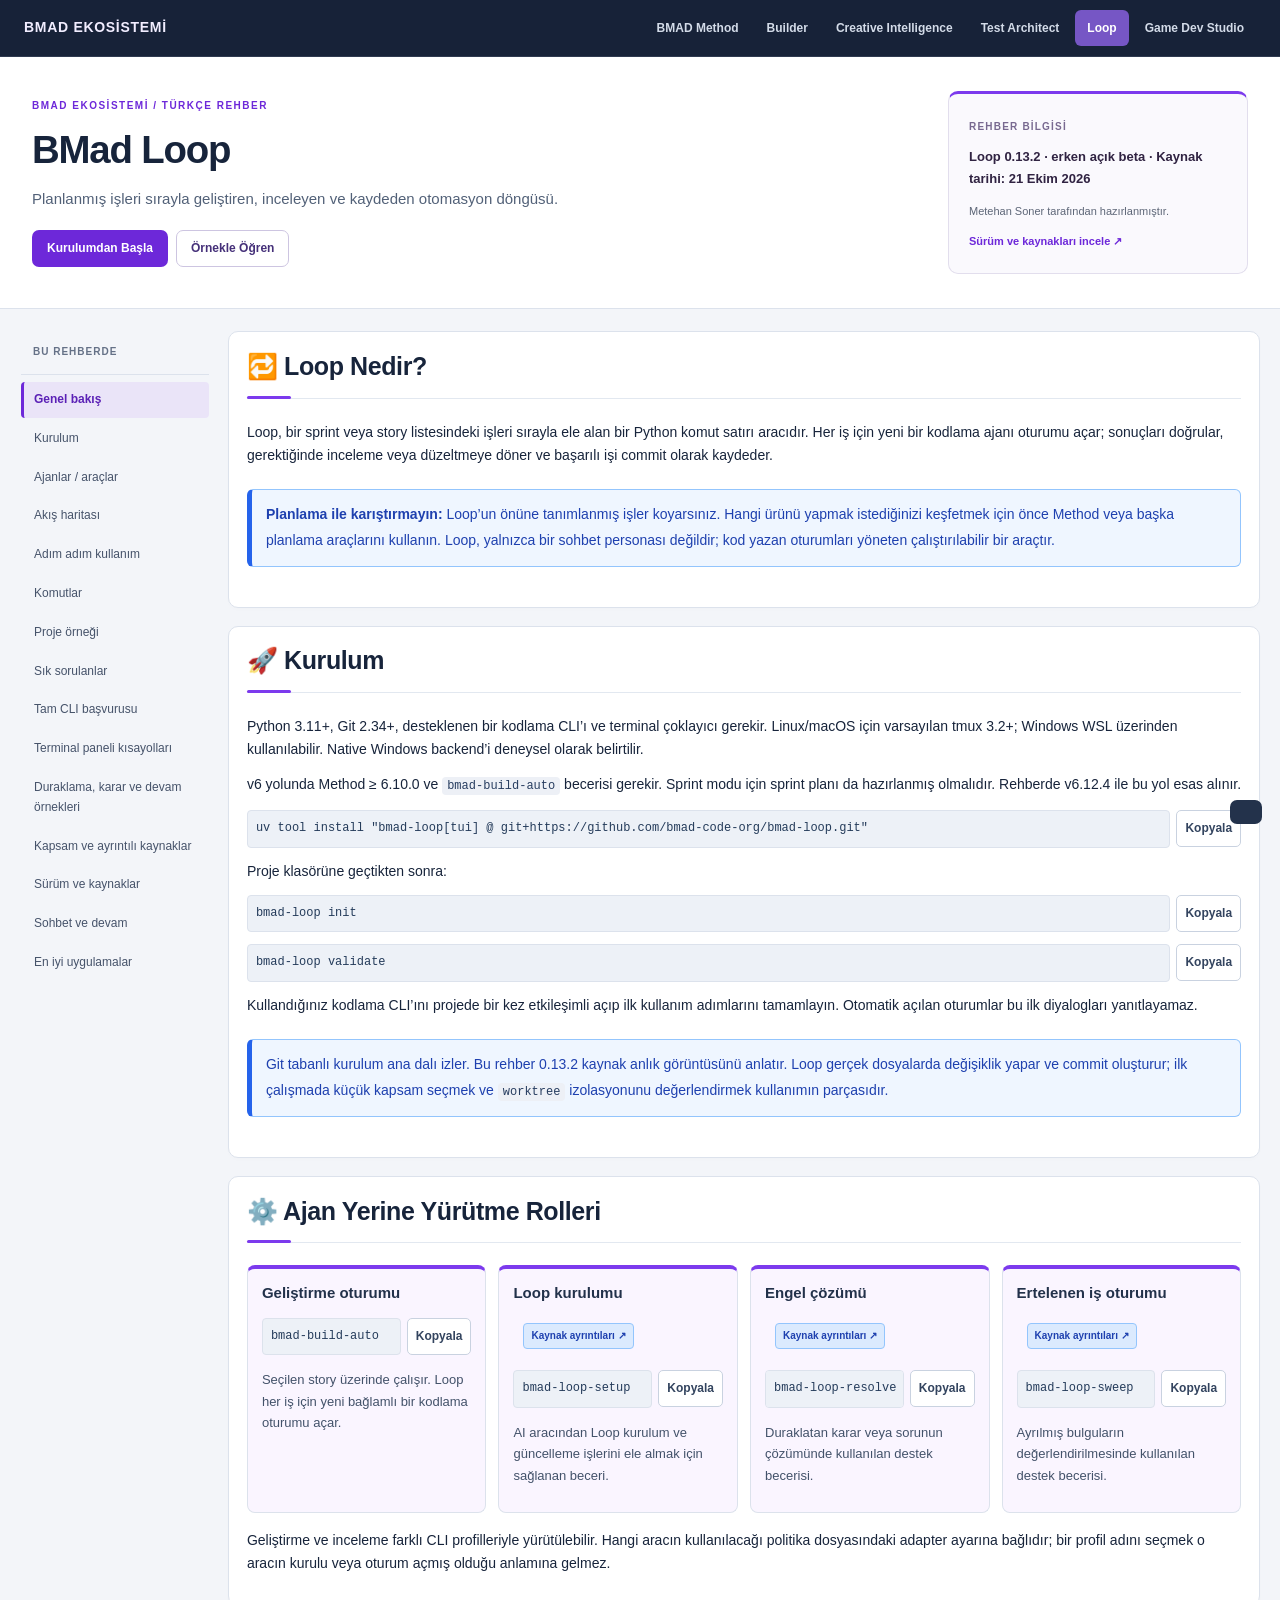
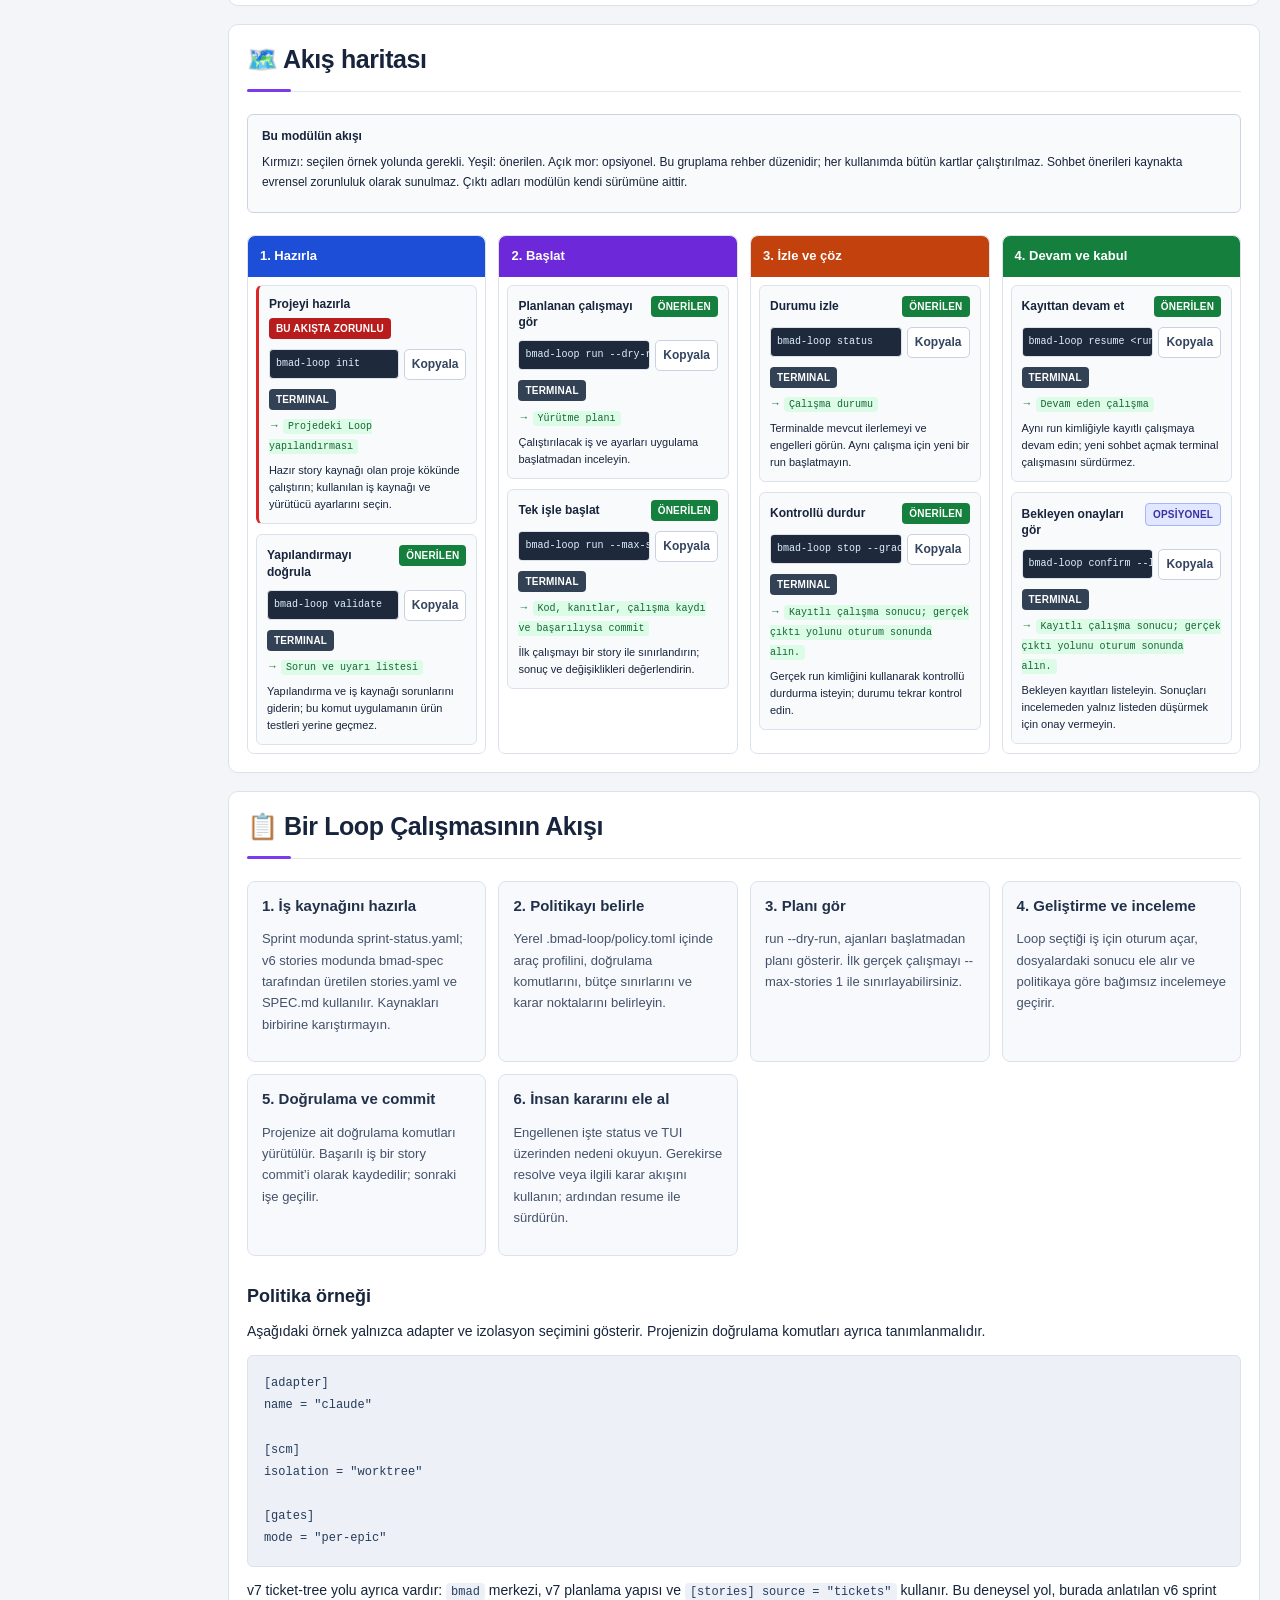
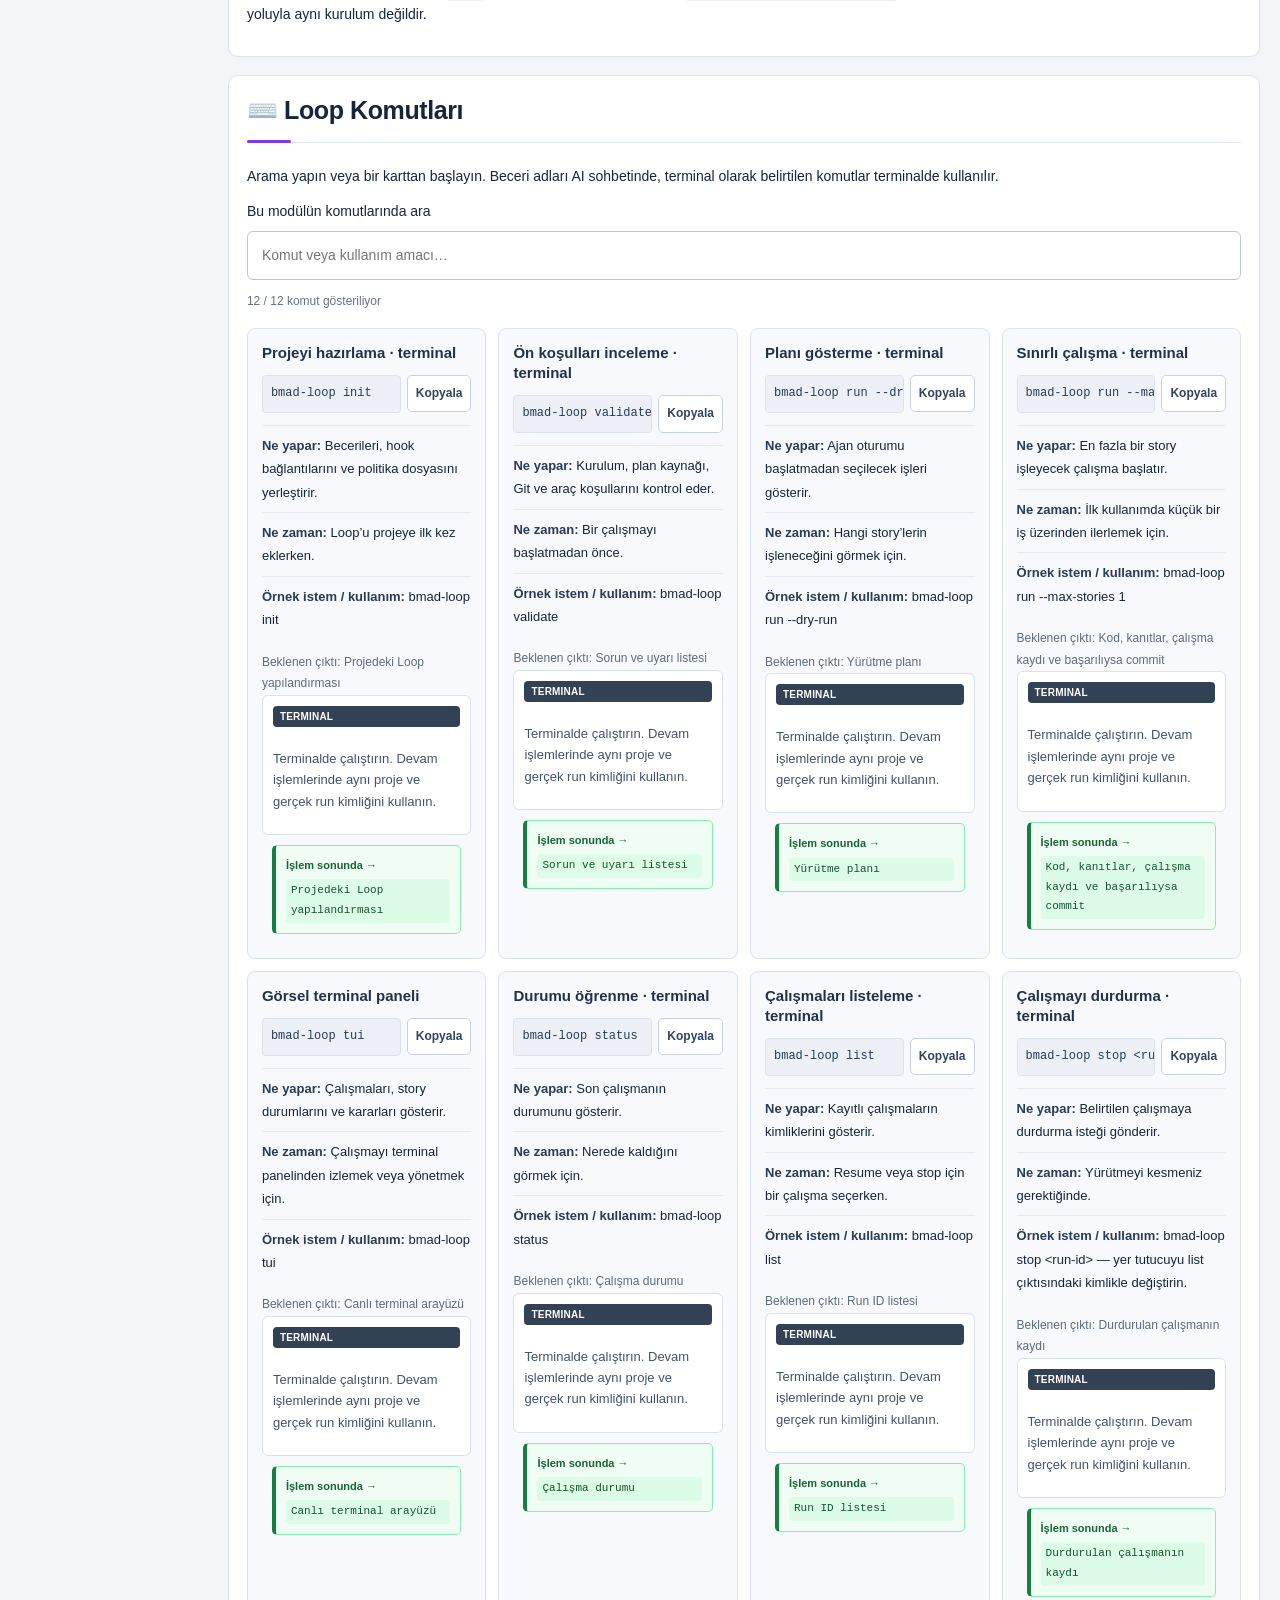
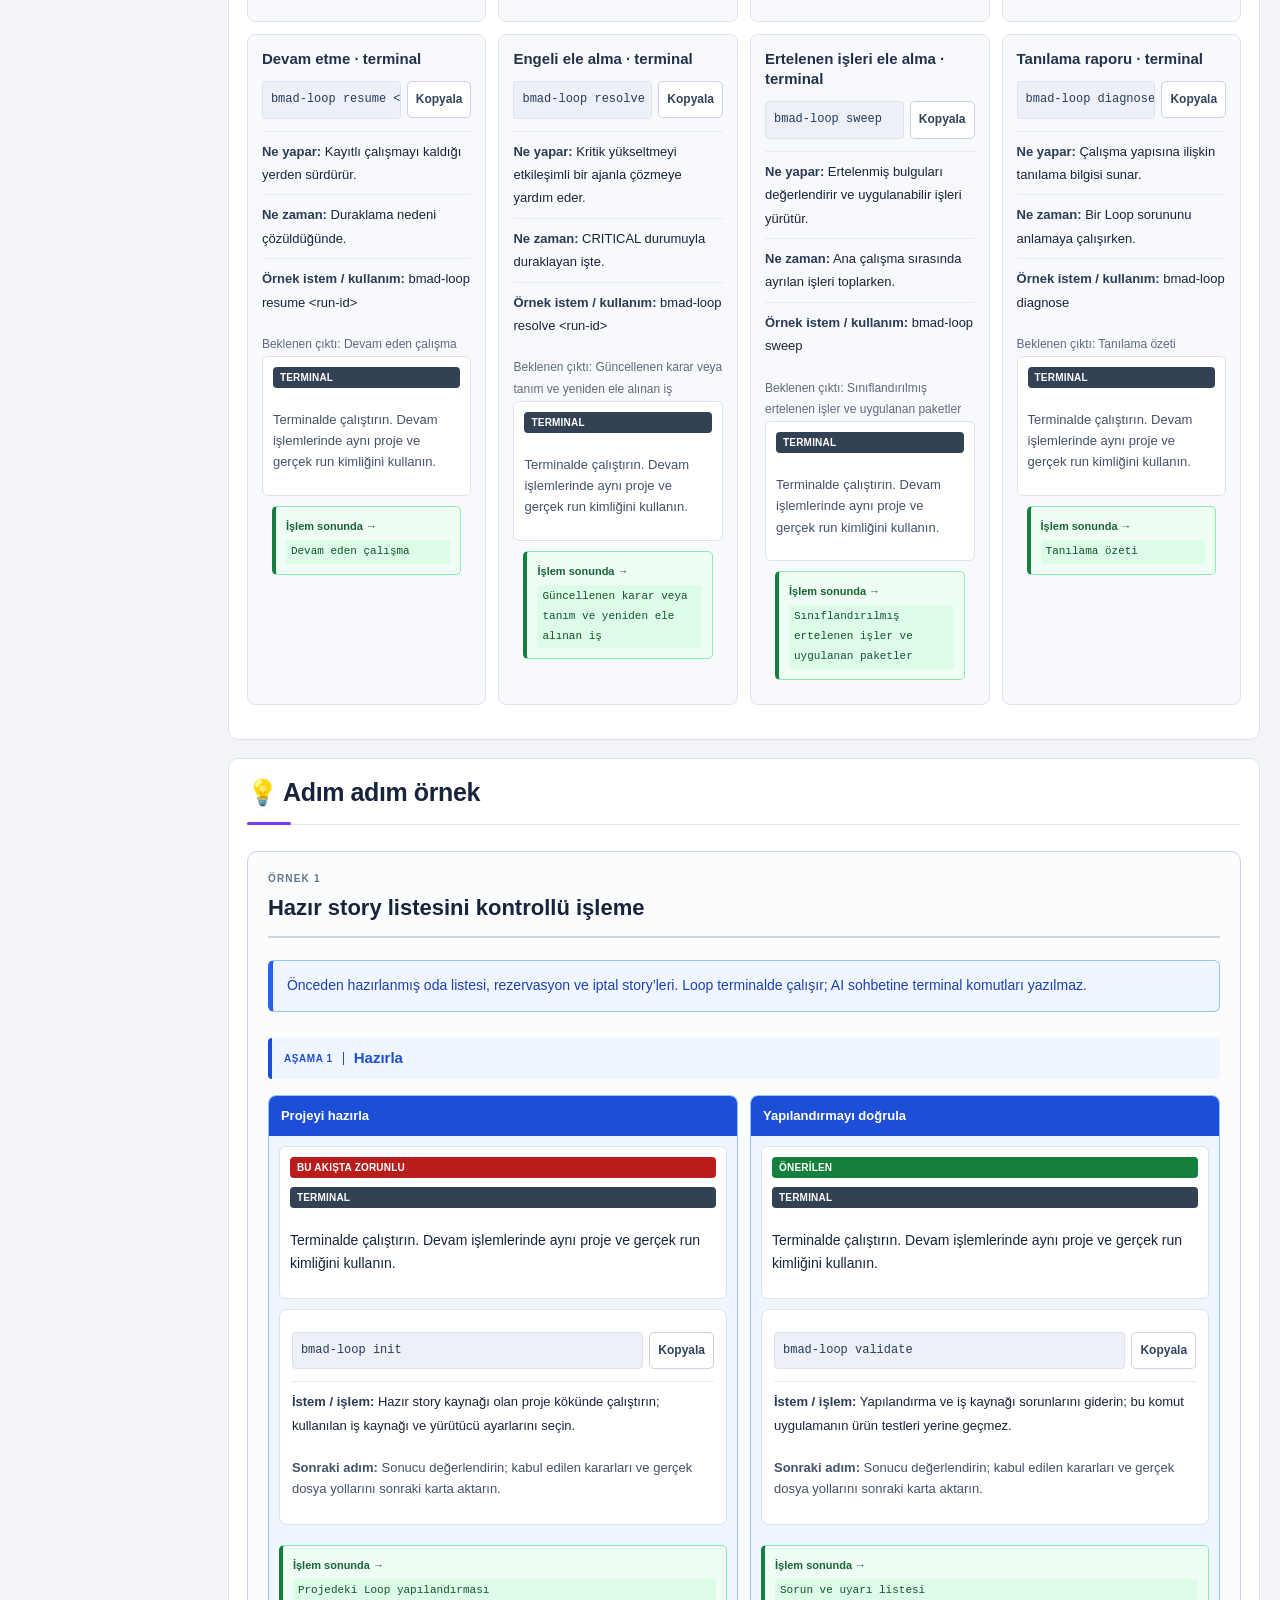
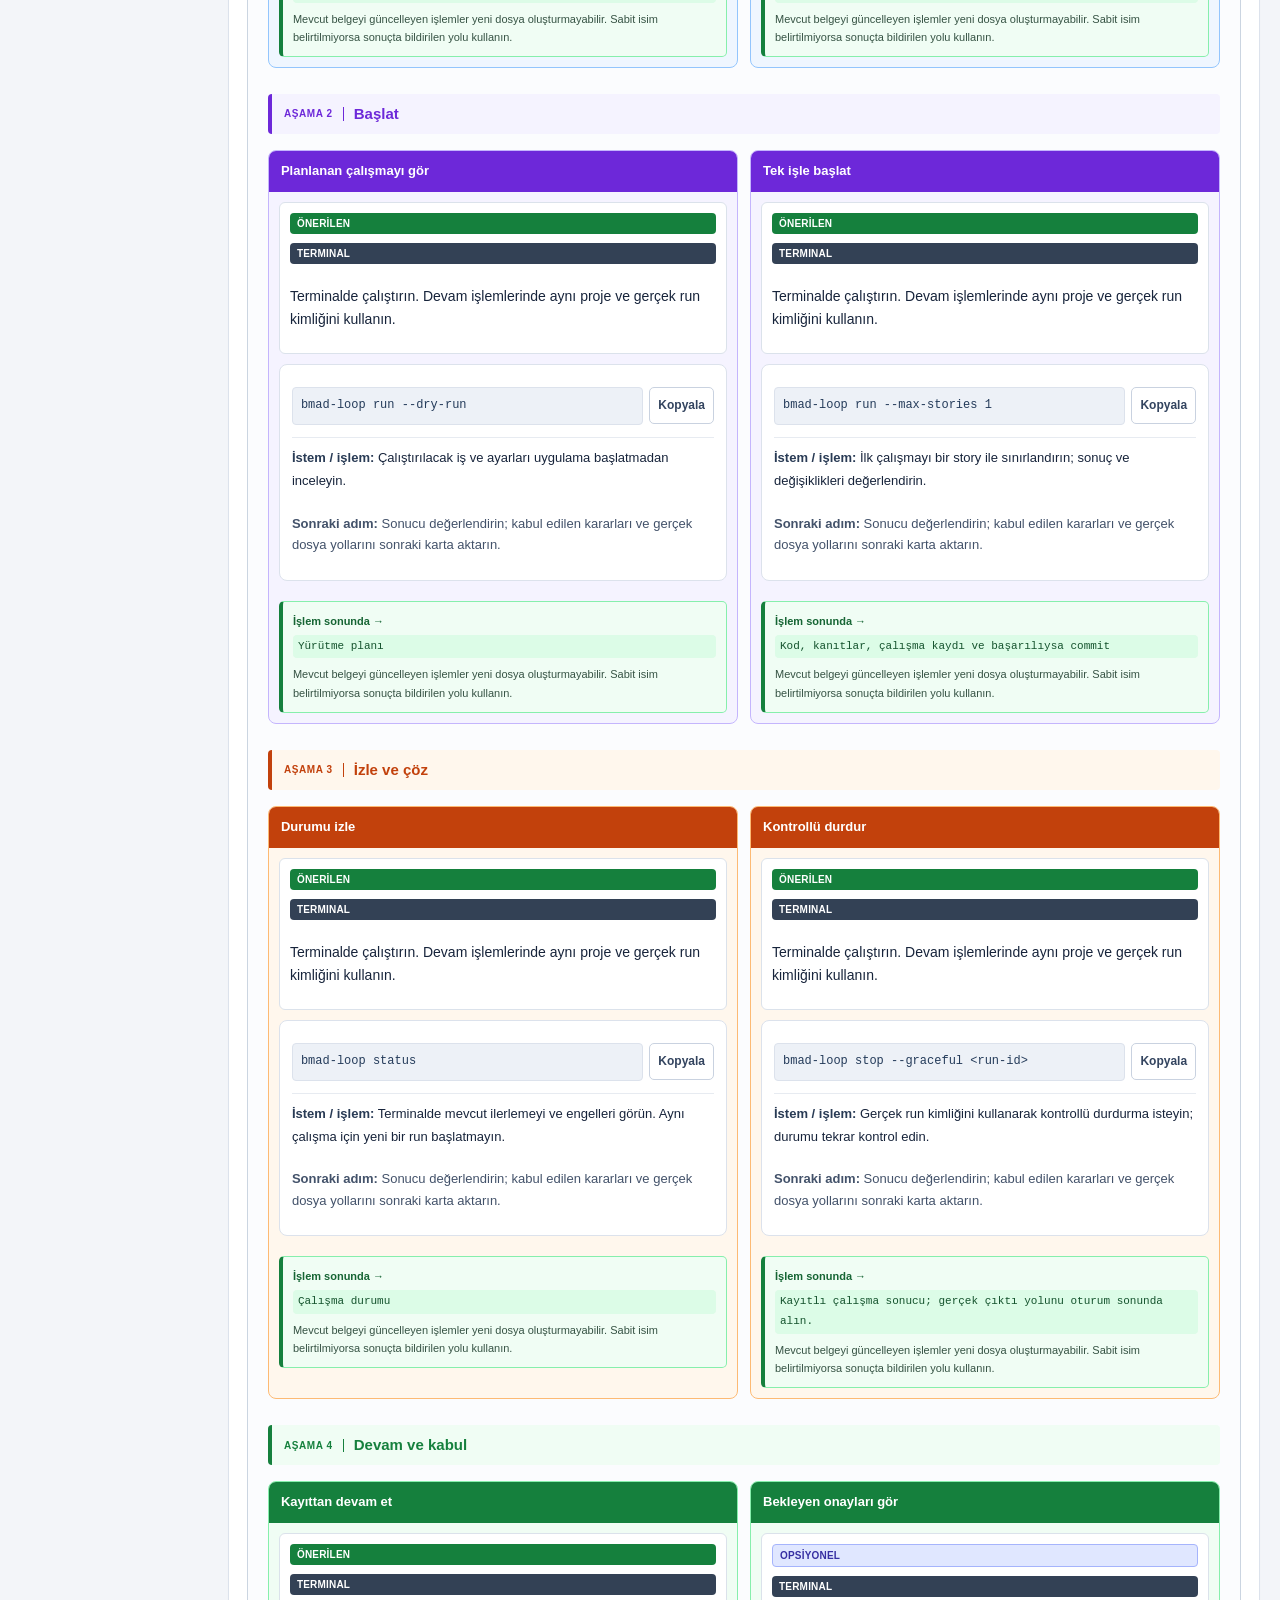
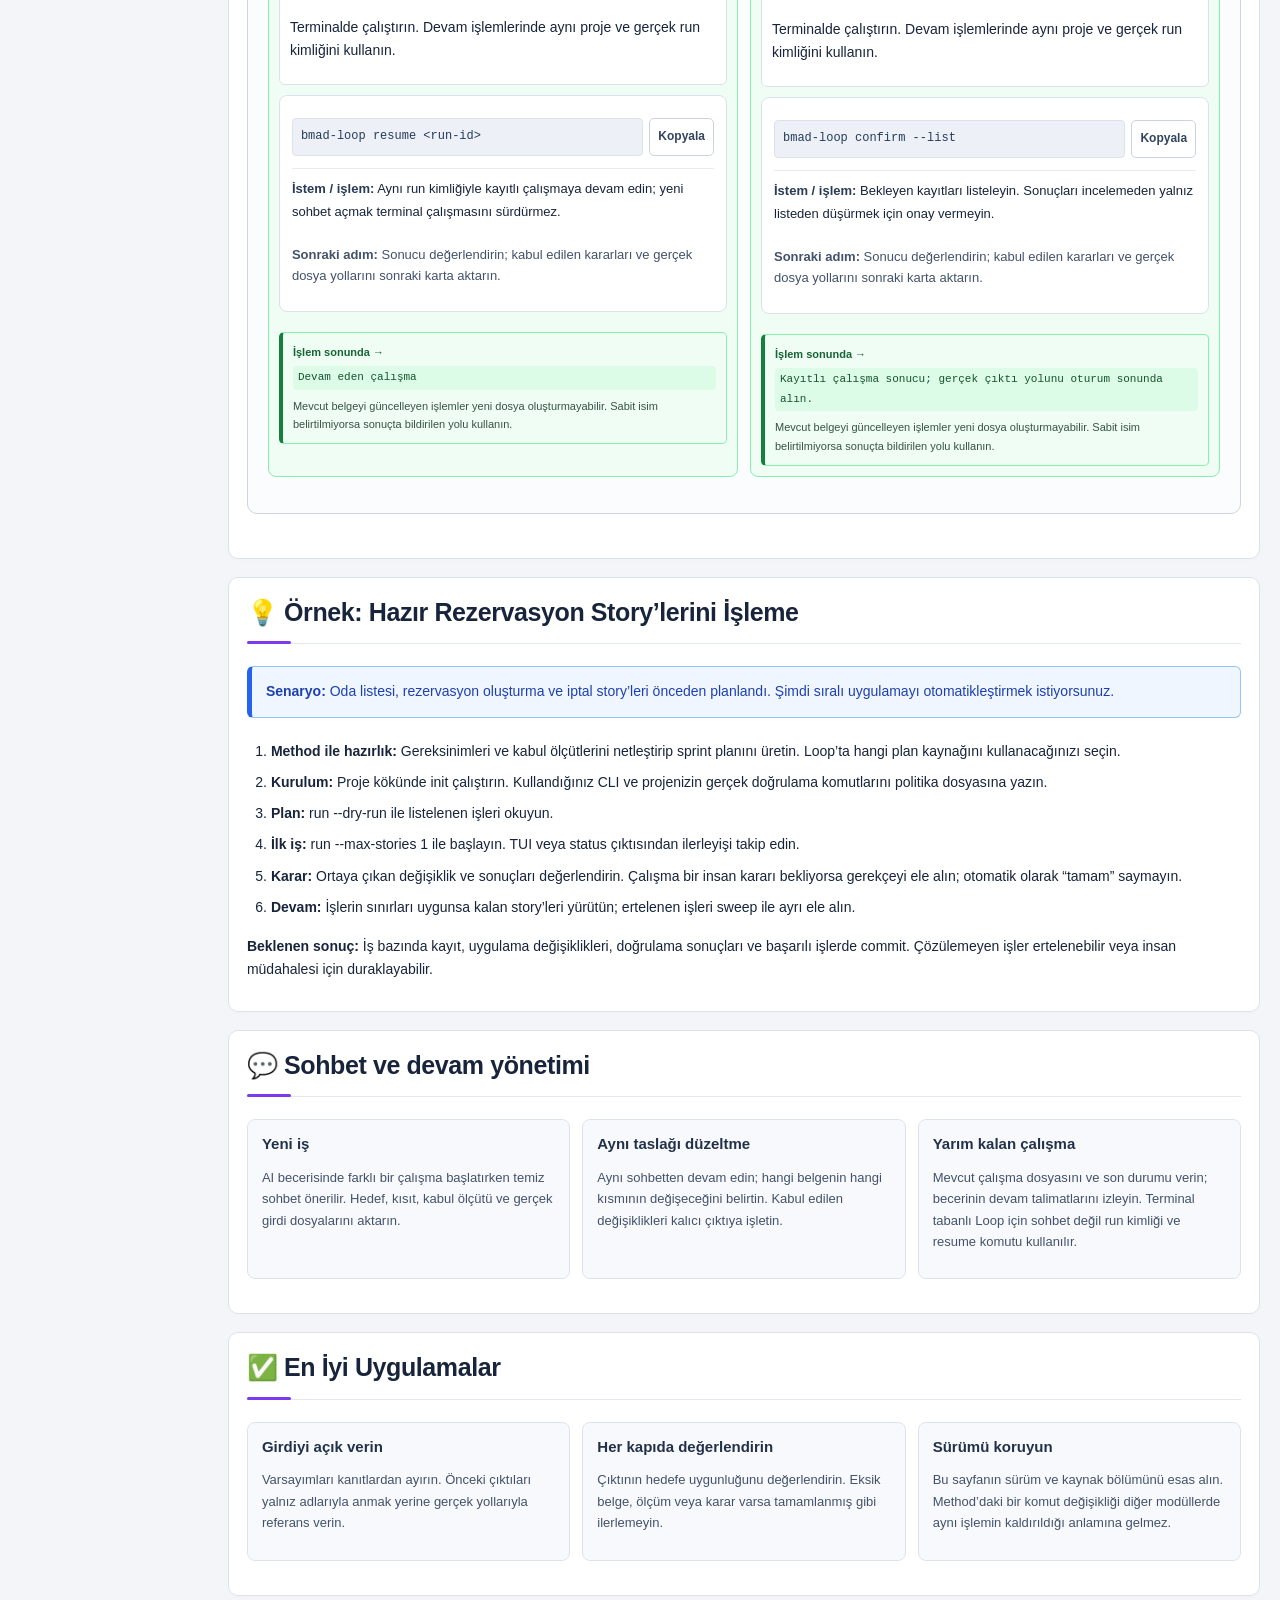
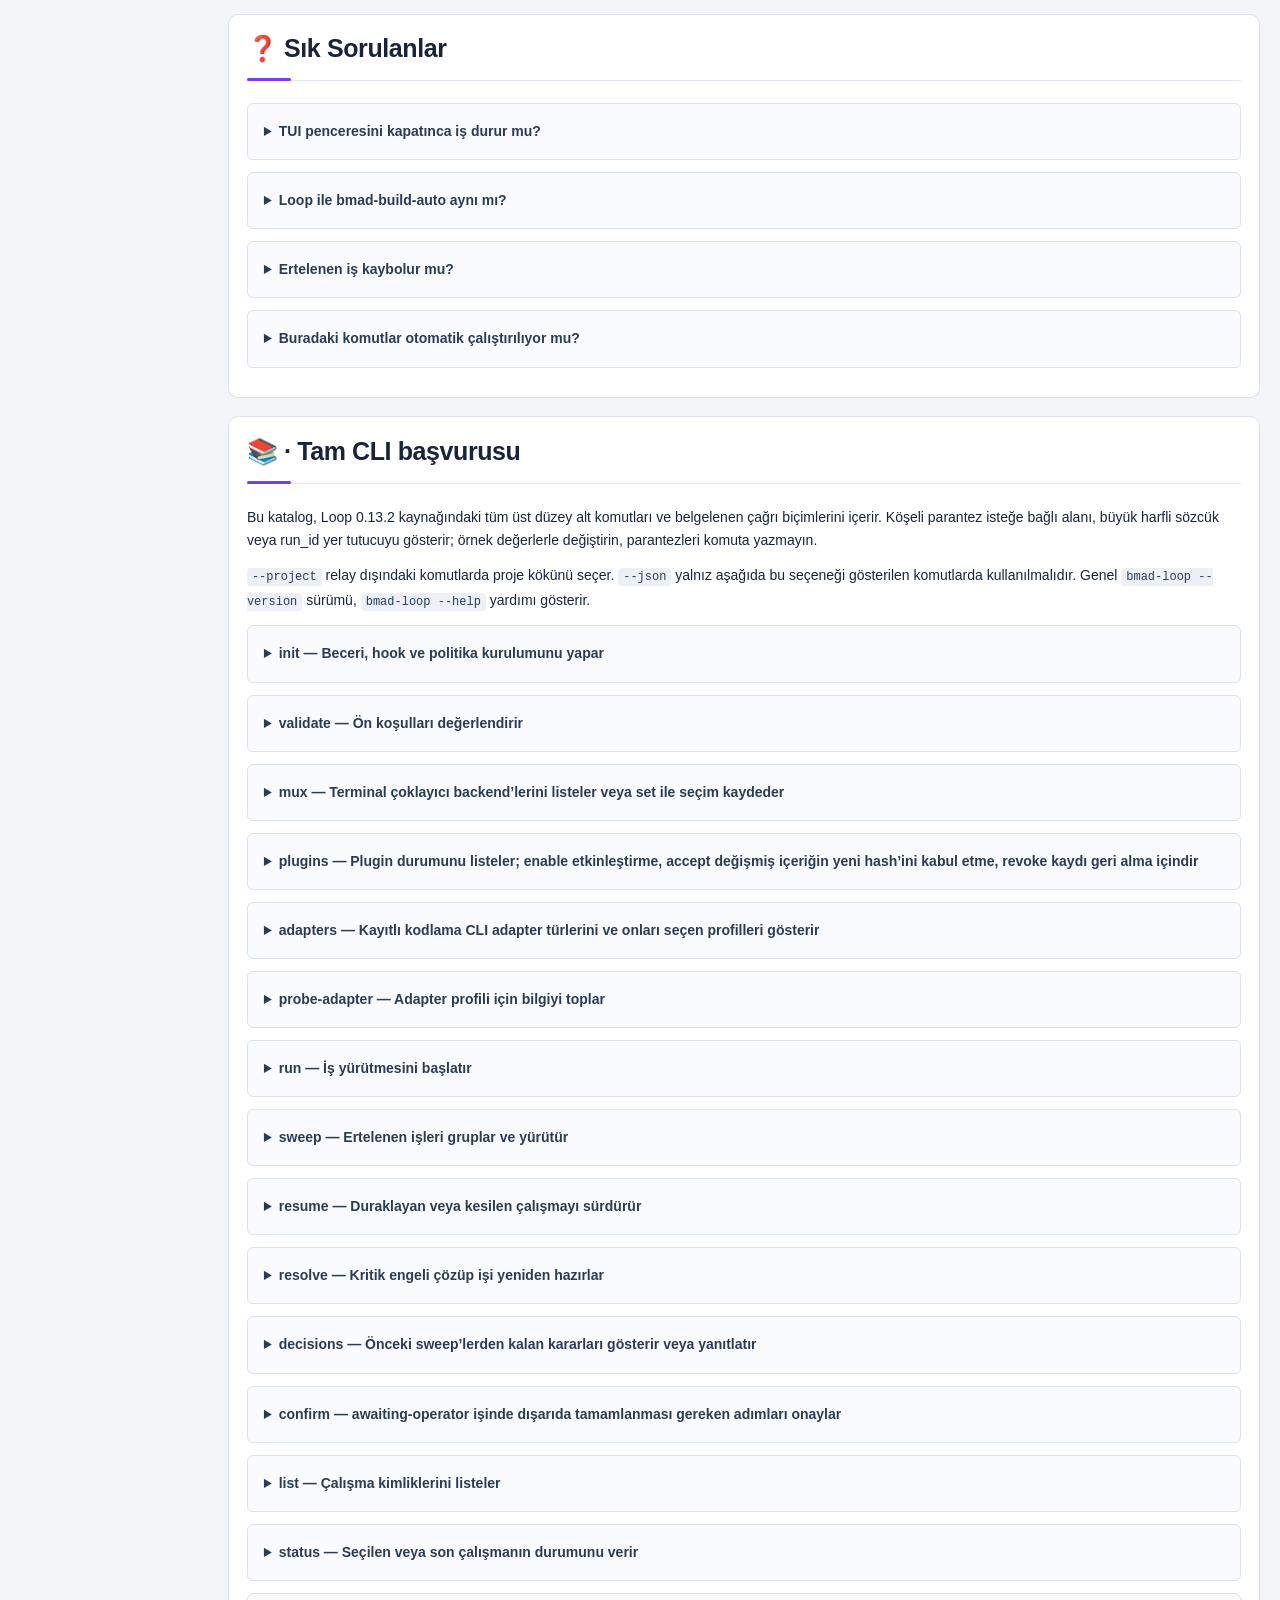
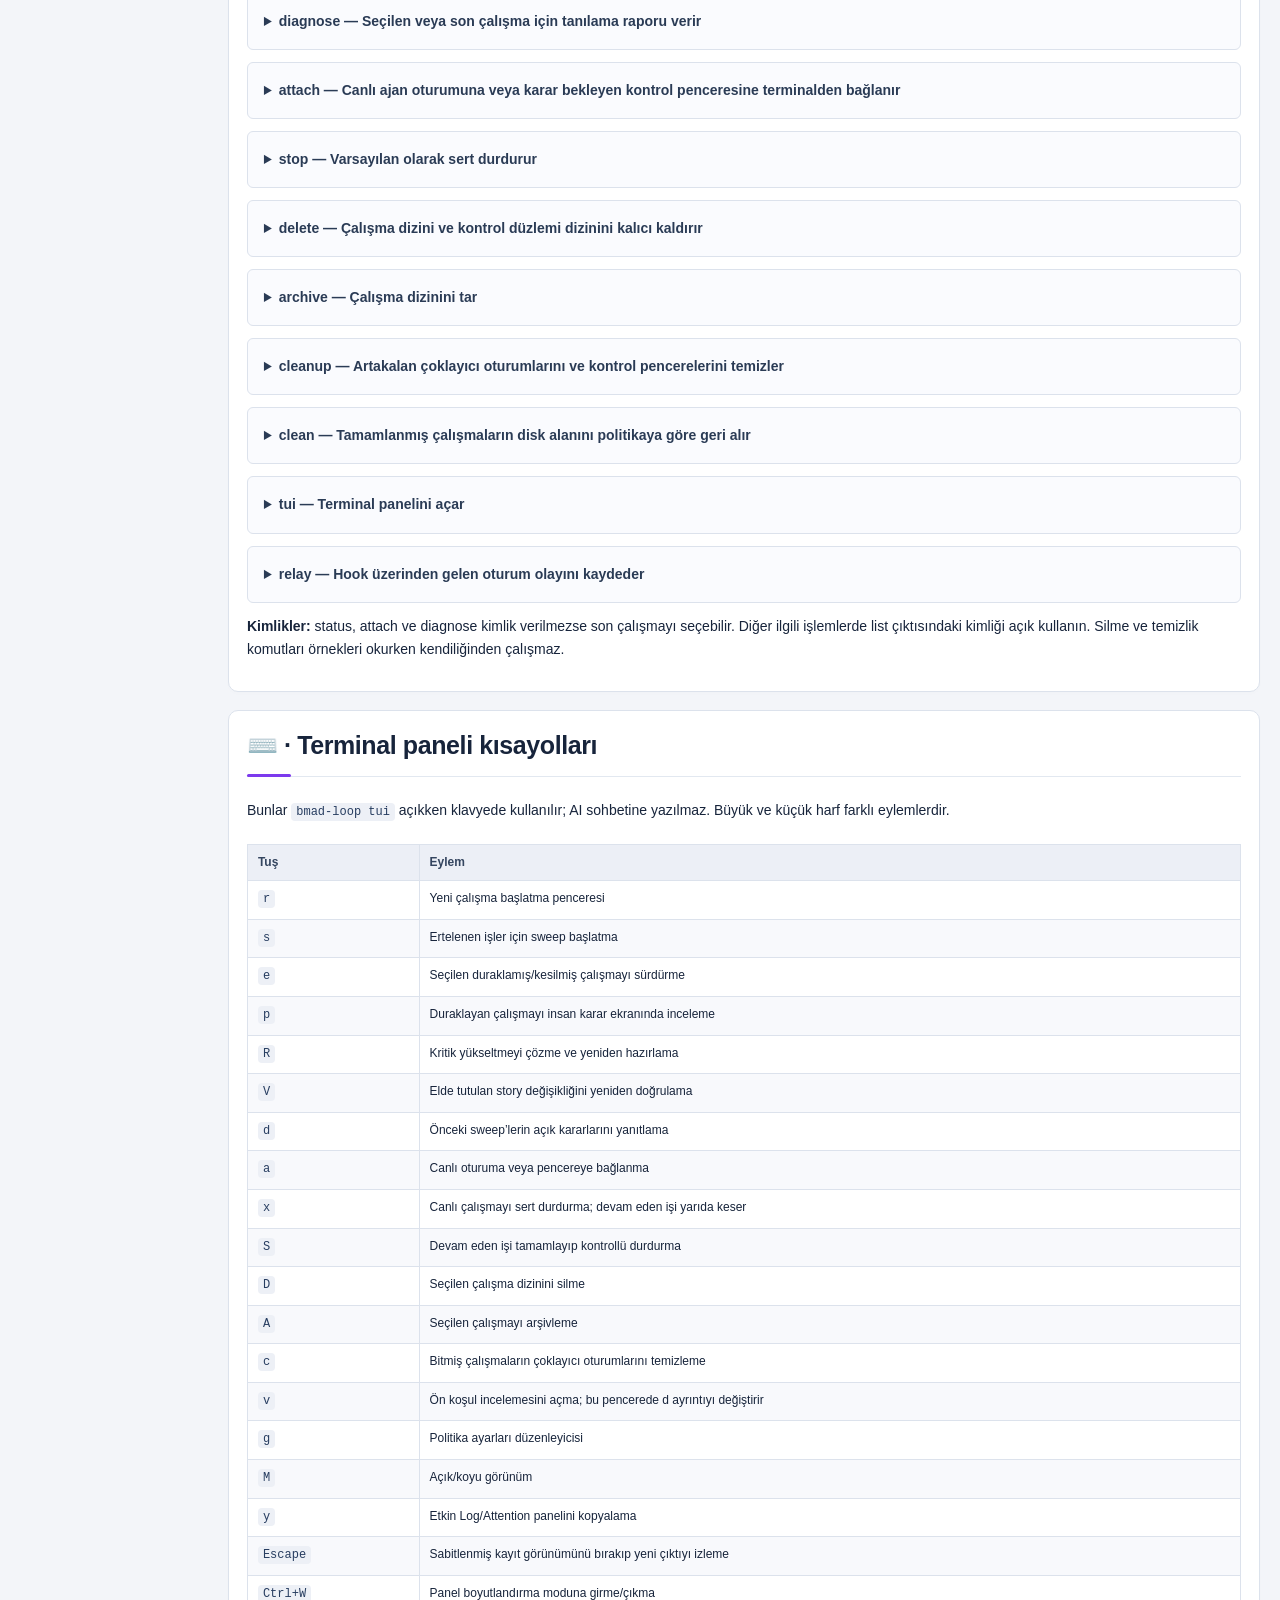
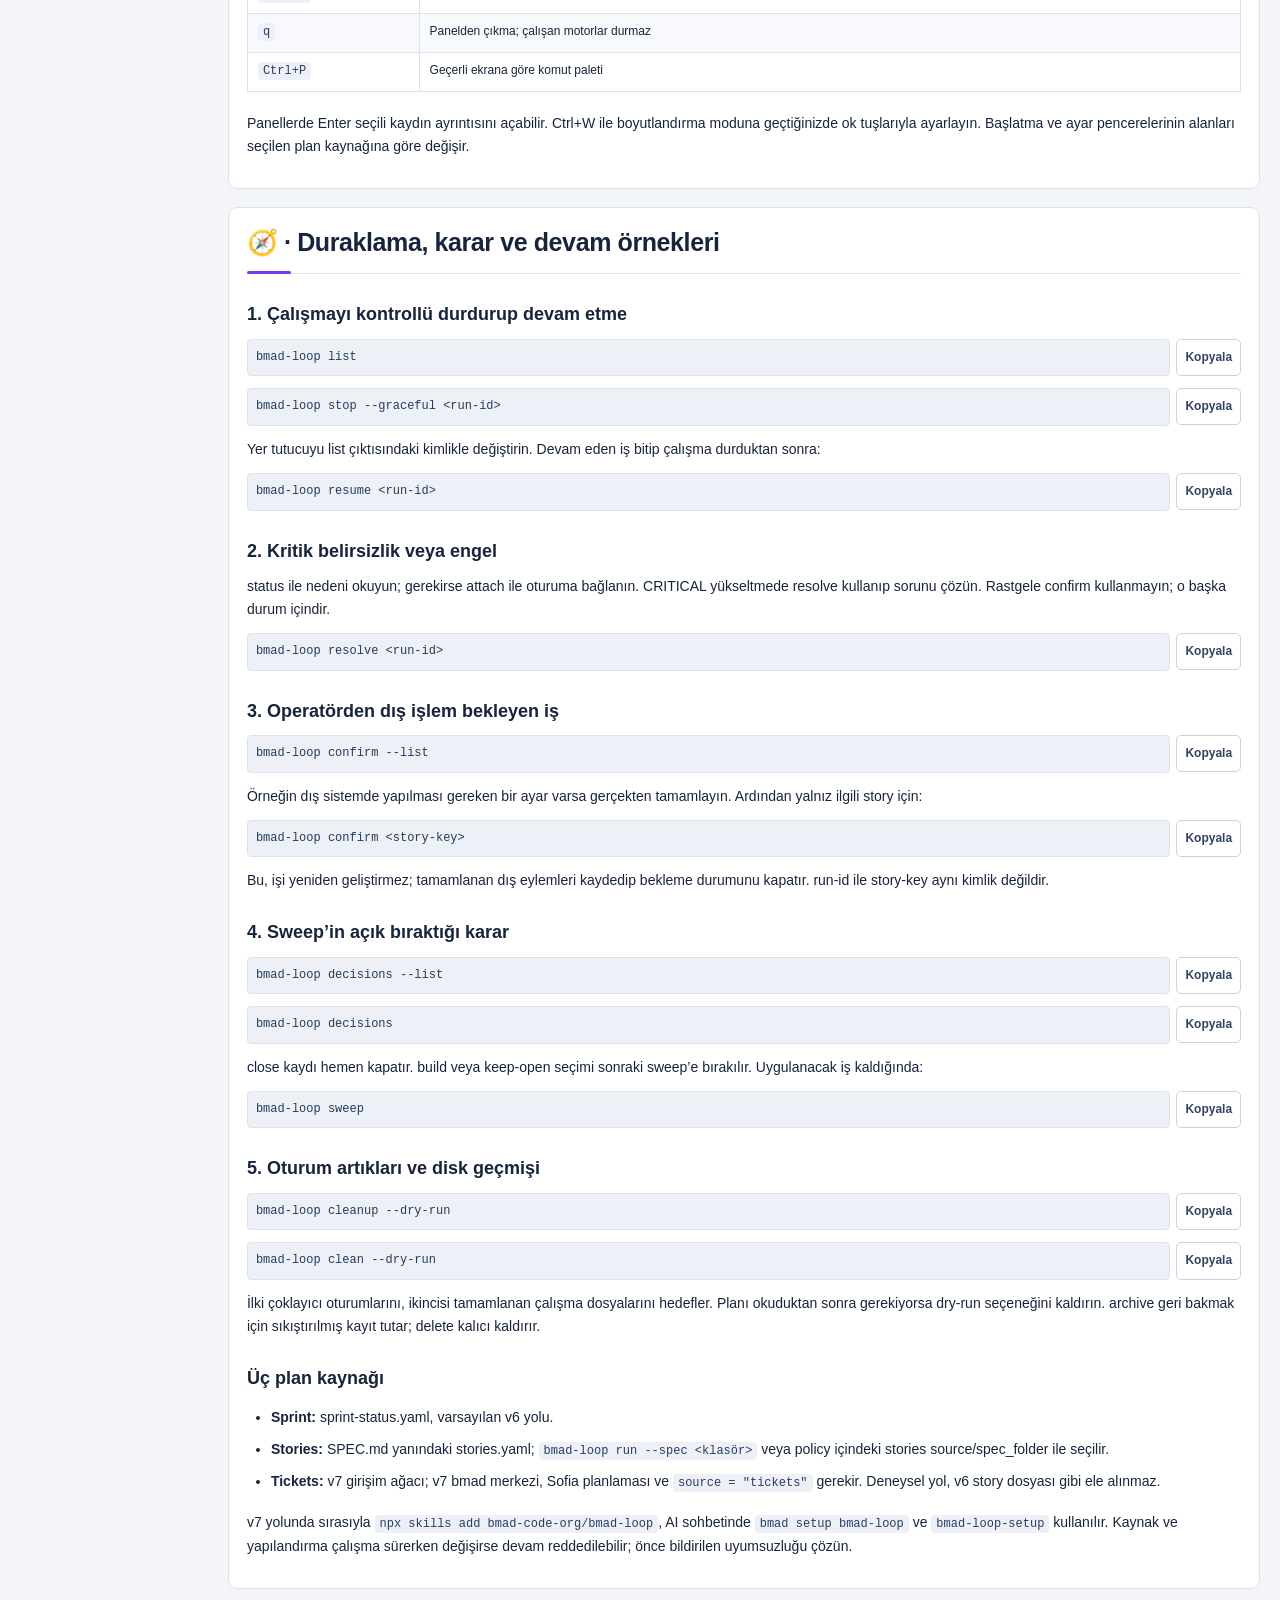
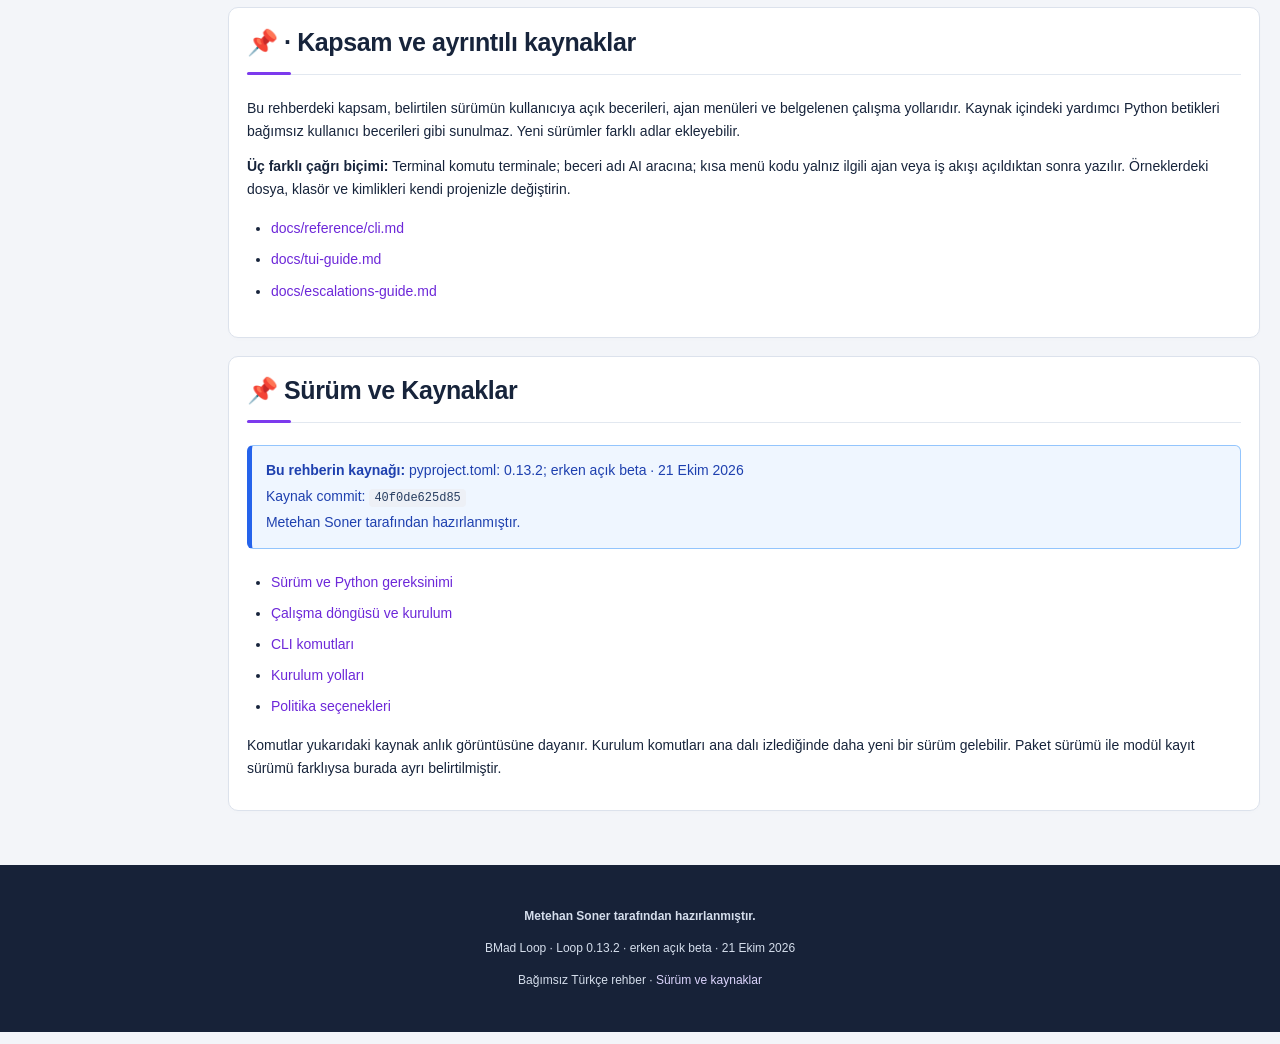
<file: loop.html>
<!DOCTYPE html>
<html lang="tr">
<head>
<meta charset="utf-8">
<meta name="viewport" content="width=device-width,initial-scale=1">
<title>BMad Loop Kullanım Rehberi | Metehan Soner</title>
<meta name="author" content="Metehan Soner">
<meta name="description" content="Planlanmış işleri sırayla geliştiren, inceleyen ve kaydeden otomasyon döngüsü.">
<link rel="stylesheet" href="assets/ecosystem.css?v=80b527e47e5f">
<script src="assets/guide.js?v=de230318d79e" defer>
</script>
</head>
<body id="top">
<a class="skip" href="#overview">İçeriğe geç</a>
<nav class="top-nav" aria-label="Ekosistemler">
<div class="nav-content">
<a class="logo" href="index.html">BMAD EKOSİSTEMİ</a>
<button id="menu-toggle" aria-controls="sidebar" aria-expanded="false">Menü ☰</button>
<ul class="nav-menu ecosystem-menu" id="sidebar">
<li>
<a href="index.html">BMAD Method</a>
</li>
<li>
<a href="builder.html">Builder</a>
</li>
<li>
<a href="cis.html">Creative Intelligence</a>
</li>
<li>
<a href="tea.html">Test Architect</a>
</li>
<li>
<a href="loop.html" class="current" aria-current="page">Loop</a>
</li>
<li>
<a href="game-dev.html">Game Dev Studio</a>
</li>
</ul>
</div>
</nav>
<section class="hero"><div class="hero-inner"><div class="hero-copy"><span class="hero-eyebrow">BMAD EKOSİSTEMİ / TÜRKÇE REHBER</span>
<h1>BMad Loop</h1>
<p>Planlanmış işleri sırayla geliştiren, inceleyen ve kaydeden otomasyon döngüsü.</p>
<div class="hero-buttons">
<a class="btn btn-primary" href="#installation">Kurulumdan Başla</a>
<a class="btn btn-secondary" href="#examples">Örnekle Öğren</a>
</div>


</div><aside class="hero-meta"><span class="hero-meta-label">REHBER BİLGİSİ</span><div class="version-badge module-version">Loop 0.13.2 · erken açık beta · Kaynak tarihi: 21 Ekim 2026</div><p class="credit">Metehan Soner tarafından hazırlanmıştır.</p><a class="hero-source" href="#version">Sürüm ve kaynakları incele ↗</a></aside></div></section>
<main class="container">
<nav class="local-menu" aria-label="Bu rehberin bölümleri">
<a href="#overview">Genel bakış</a>
<a href="#installation">Kurulum</a>
<a href="#agents">Ajanlar / araçlar</a>
<a href="#phase-board">Akış haritası</a><a href="#workflows">Adım adım kullanım</a>
<a href="#commands">Komutlar</a>
<a href="#examples">Proje örneği</a>
<a href="#faq">Sık sorulanlar</a>
<a href="#cli-reference">Tam CLI başvurusu</a>
<a href="#shortcuts">Terminal paneli kısayolları</a>
<a href="#recovery">Duraklama, karar ve devam örnekleri</a>
<a href="#coverage">Kapsam ve ayrıntılı kaynaklar</a>
<a href="#version">Sürüm ve kaynaklar</a>
<a href="#chat-guide">Sohbet ve devam</a><a href="#best-practices">En iyi uygulamalar</a></nav>
<div class="guide-content">
<section class="section" id="overview">
<h2>🔁 Loop Nedir?</h2>
<p>Loop, bir sprint veya story listesindeki işleri sırayla ele alan bir Python komut satırı aracıdır. Her iş için yeni bir kodlama ajanı oturumu açar; sonuçları doğrular, gerektiğinde inceleme veya düzeltmeye döner ve başarılı işi commit olarak kaydeder.</p>
<div class="alert alert-info">
<strong>Planlama ile karıştırmayın:</strong> Loop’un önüne tanımlanmış işler koyarsınız. Hangi ürünü yapmak istediğinizi keşfetmek için önce Method veya başka planlama araçlarını kullanın. Loop, yalnızca bir sohbet personası değildir; kod yazan oturumları yöneten çalıştırılabilir bir araçtır.</div>
</section>
<section class="section" id="installation">
<h2>🚀 Kurulum</h2>
<p>Python 3.11+, Git 2.34+, desteklenen bir kodlama CLI’ı ve terminal çoklayıcı gerekir. Linux/macOS için varsayılan tmux 3.2+; Windows WSL üzerinden kullanılabilir. Native Windows backend’i deneysel olarak belirtilir.</p>
<p>v6 yolunda Method ≥ 6.10.0 ve <code>bmad-build-auto</code> becerisi gerekir. Sprint modu için sprint planı da hazırlanmış olmalıdır. Rehberde v6.12.4 ile bu yol esas alınır.</p>
<div class="cmd-wrapper">
<code class="cmd">uv tool install &quot;bmad-loop[tui] @ git+https://github.com/bmad-code-org/bmad-loop.git&quot;</code>
<button class="copy-text" data-copy="uv tool install &quot;bmad-loop[tui] @ git+https://github.com/bmad-code-org/bmad-loop.git&quot;" aria-label="Komutu kopyala: uv tool install &quot;bmad-loop[tui] @ git+https://github.com/bmad-code-org/bmad-loop.git&quot;">Kopyala</button>
</div>
<p>Proje klasörüne geçtikten sonra:</p>
<div class="cmd-wrapper">
<code class="cmd">bmad-loop init</code>
<button class="copy-text" data-copy="bmad-loop init" aria-label="Komutu kopyala: bmad-loop init">Kopyala</button>
</div>
<div class="cmd-wrapper">
<code class="cmd">bmad-loop validate</code>
<button class="copy-text" data-copy="bmad-loop validate" aria-label="Komutu kopyala: bmad-loop validate">Kopyala</button>
</div>
<p>Kullandığınız kodlama CLI’ını projede bir kez etkileşimli açıp ilk kullanım adımlarını tamamlayın. Otomatik açılan oturumlar bu ilk diyalogları yanıtlayamaz.</p>
<div class="alert alert-info">Git tabanlı kurulum ana dalı izler. Bu rehber 0.13.2 kaynak anlık görüntüsünü anlatır. Loop gerçek dosyalarda değişiklik yapar ve commit oluşturur; ilk çalışmada küçük kapsam seçmek ve <code>worktree</code> izolasyonunu değerlendirmek kullanımın parçasıdır.</div>
</section>
<section class="section" id="agents">
<h2>⚙️ Ajan Yerine Yürütme Rolleri</h2>
<div class="agents-grid">
<article class="agent-card">
<h3>Geliştirme oturumu</h3>
<div class="cmd-wrapper">
<code class="cmd">bmad-build-auto</code>
<button class="copy-text" data-copy="bmad-build-auto" aria-label="Komutu kopyala: bmad-build-auto">Kopyala</button>
</div>
<p>Seçilen story üzerinde çalışır. Loop her iş için yeni bağlamlı bir kodlama oturumu açar.</p>
</article>
<article class="agent-card">
<h3>Loop kurulumu</h3>
<div class="cmd-wrapper">
<code class="cmd">bmad-loop-setup</code>
<button class="copy-text" data-copy="bmad-loop-setup" aria-label="Komutu kopyala: bmad-loop-setup">Kopyala</button>
</div>
<p>AI aracından Loop kurulum ve güncelleme işlerini ele almak için sağlanan beceri.</p>
</article>
<article class="agent-card">
<h3>Engel çözümü</h3>
<div class="cmd-wrapper">
<code class="cmd">bmad-loop-resolve</code>
<button class="copy-text" data-copy="bmad-loop-resolve" aria-label="Komutu kopyala: bmad-loop-resolve">Kopyala</button>
</div>
<p>Duraklatan karar veya sorunun çözümünde kullanılan destek becerisi.</p>
</article>
<article class="agent-card">
<h3>Ertelenen iş oturumu</h3>
<div class="cmd-wrapper">
<code class="cmd">bmad-loop-sweep</code>
<button class="copy-text" data-copy="bmad-loop-sweep" aria-label="Komutu kopyala: bmad-loop-sweep">Kopyala</button>
</div>
<p>Ayrılmış bulguların değerlendirilmesinde kullanılan destek becerisi.</p>
</article>
</div>
<p>Geliştirme ve inceleme farklı CLI profilleriyle yürütülebilir. Hangi aracın kullanılacağı politika dosyasındaki adapter ayarına bağlıdır; bir profil adını seçmek o aracın kurulu veya oturum açmış olduğu anlamına gelmez.</p>
</section>
<section class="section" id="phase-board"><h2>🗺️ Akış haritası</h2><div class="flow-legend"><strong>Bu modülün akışı</strong><p>Kırmızı: seçilen örnek yolunda gerekli. Yeşil: önerilen. Açık mor: opsiyonel. Bu gruplama rehber düzenidir; her kullanımda bütün kartlar çalıştırılmaz. Sohbet önerileri kaynakta evrensel zorunluluk olarak sunulmaz. Çıktı adları modülün kendi sürümüne aittir.</p></div><div class="phase-board"><div class="board-column"><h3 class="phase-header phase-1">1. Hazırla</h3><div class="board-stack"><article class="board-item"><div class="board-item-title"><h4>Projeyi hazırla</h4><span class="flow-badge flow-required">BU AKIŞTA ZORUNLU</span></div><div class="cmd-wrapper"><code class="cmd">bmad-loop init</code><button class="copy-text" data-copy="bmad-loop init">Kopyala</button></div><span class="flow-badge chat-terminal">TERMINAL</span><div class="board-output">→ <code>Projedeki Loop yapılandırması</code></div><p>Hazır story kaynağı olan proje kökünde çalıştırın; kullanılan iş kaynağı ve yürütücü ayarlarını seçin.</p></article><article class="board-item"><div class="board-item-title"><h4>Yapılandırmayı doğrula</h4><span class="flow-badge flow-recommended">ÖNERİLEN</span></div><div class="cmd-wrapper"><code class="cmd">bmad-loop validate</code><button class="copy-text" data-copy="bmad-loop validate">Kopyala</button></div><span class="flow-badge chat-terminal">TERMINAL</span><div class="board-output">→ <code>Sorun ve uyarı listesi</code></div><p>Yapılandırma ve iş kaynağı sorunlarını giderin; bu komut uygulamanın ürün testleri yerine geçmez.</p></article></div></div><div class="board-column"><h3 class="phase-header phase-2">2. Başlat</h3><div class="board-stack"><article class="board-item"><div class="board-item-title"><h4>Planlanan çalışmayı gör</h4><span class="flow-badge flow-recommended">ÖNERİLEN</span></div><div class="cmd-wrapper"><code class="cmd">bmad-loop run --dry-run</code><button class="copy-text" data-copy="bmad-loop run --dry-run">Kopyala</button></div><span class="flow-badge chat-terminal">TERMINAL</span><div class="board-output">→ <code>Yürütme planı</code></div><p>Çalıştırılacak iş ve ayarları uygulama başlatmadan inceleyin.</p></article><article class="board-item"><div class="board-item-title"><h4>Tek işle başlat</h4><span class="flow-badge flow-recommended">ÖNERİLEN</span></div><div class="cmd-wrapper"><code class="cmd">bmad-loop run --max-stories 1</code><button class="copy-text" data-copy="bmad-loop run --max-stories 1">Kopyala</button></div><span class="flow-badge chat-terminal">TERMINAL</span><div class="board-output">→ <code>Kod, kanıtlar, çalışma kaydı ve başarılıysa commit</code></div><p>İlk çalışmayı bir story ile sınırlandırın; sonuç ve değişiklikleri değerlendirin.</p></article></div></div><div class="board-column"><h3 class="phase-header phase-3">3. İzle ve çöz</h3><div class="board-stack"><article class="board-item"><div class="board-item-title"><h4>Durumu izle</h4><span class="flow-badge flow-recommended">ÖNERİLEN</span></div><div class="cmd-wrapper"><code class="cmd">bmad-loop status</code><button class="copy-text" data-copy="bmad-loop status">Kopyala</button></div><span class="flow-badge chat-terminal">TERMINAL</span><div class="board-output">→ <code>Çalışma durumu</code></div><p>Terminalde mevcut ilerlemeyi ve engelleri görün. Aynı çalışma için yeni bir run başlatmayın.</p></article><article class="board-item"><div class="board-item-title"><h4>Kontrollü durdur</h4><span class="flow-badge flow-recommended">ÖNERİLEN</span></div><div class="cmd-wrapper"><code class="cmd">bmad-loop stop --graceful &lt;run-id&gt;</code><button class="copy-text" data-copy="bmad-loop stop --graceful &lt;run-id&gt;">Kopyala</button></div><span class="flow-badge chat-terminal">TERMINAL</span><div class="board-output">→ <code>Kayıtlı çalışma sonucu; gerçek çıktı yolunu oturum sonunda alın.</code></div><p>Gerçek run kimliğini kullanarak kontrollü durdurma isteyin; durumu tekrar kontrol edin.</p></article></div></div><div class="board-column"><h3 class="phase-header phase-4">4. Devam ve kabul</h3><div class="board-stack"><article class="board-item"><div class="board-item-title"><h4>Kayıttan devam et</h4><span class="flow-badge flow-recommended">ÖNERİLEN</span></div><div class="cmd-wrapper"><code class="cmd">bmad-loop resume &lt;run-id&gt;</code><button class="copy-text" data-copy="bmad-loop resume &lt;run-id&gt;">Kopyala</button></div><span class="flow-badge chat-terminal">TERMINAL</span><div class="board-output">→ <code>Devam eden çalışma</code></div><p>Aynı run kimliğiyle kayıtlı çalışmaya devam edin; yeni sohbet açmak terminal çalışmasını sürdürmez.</p></article><article class="board-item"><div class="board-item-title"><h4>Bekleyen onayları gör</h4><span class="flow-badge flow-optional">OPSİYONEL</span></div><div class="cmd-wrapper"><code class="cmd">bmad-loop confirm --list</code><button class="copy-text" data-copy="bmad-loop confirm --list">Kopyala</button></div><span class="flow-badge chat-terminal">TERMINAL</span><div class="board-output">→ <code>Kayıtlı çalışma sonucu; gerçek çıktı yolunu oturum sonunda alın.</code></div><p>Bekleyen kayıtları listeleyin. Sonuçları incelemeden yalnız listeden düşürmek için onay vermeyin.</p></article></div></div></div></section><section class="section" id="workflows">
<h2>📋 Bir Loop Çalışmasının Akışı</h2>
<div class="features-grid">
<article class="feature-card">
<h3>1. İş kaynağını hazırla</h3>
<p>Sprint modunda sprint-status.yaml; v6 stories modunda bmad-spec tarafından üretilen stories.yaml ve SPEC.md kullanılır. Kaynakları birbirine karıştırmayın.</p>
</article>
<article class="feature-card">
<h3>2. Politikayı belirle</h3>
<p>Yerel .bmad-loop/policy.toml içinde araç profilini, doğrulama komutlarını, bütçe sınırlarını ve karar noktalarını belirleyin.</p>
</article>
<article class="feature-card">
<h3>3. Planı gör</h3>
<p>run --dry-run, ajanları başlatmadan planı gösterir. İlk gerçek çalışmayı --max-stories 1 ile sınırlayabilirsiniz.</p>
</article>
<article class="feature-card">
<h3>4. Geliştirme ve inceleme</h3>
<p>Loop seçtiği iş için oturum açar, dosyalardaki sonucu ele alır ve politikaya göre bağımsız incelemeye geçirir.</p>
</article>
<article class="feature-card">
<h3>5. Doğrulama ve commit</h3>
<p>Projenize ait doğrulama komutları yürütülür. Başarılı iş bir story commit’i olarak kaydedilir; sonraki işe geçilir.</p>
</article>
<article class="feature-card">
<h3>6. İnsan kararını ele al</h3>
<p>Engellenen işte status ve TUI üzerinden nedeni okuyun. Gerekirse resolve veya ilgili karar akışını kullanın; ardından resume ile sürdürün.</p>
</article>
</div>
<h3>Politika örneği</h3>
<p>Aşağıdaki örnek yalnızca adapter ve izolasyon seçimini gösterir. Projenizin doğrulama komutları ayrıca tanımlanmalıdır.</p>
<pre>[adapter]
name = "claude"

[scm]
isolation = "worktree"

[gates]
mode = "per-epic"</pre>
<p>v7 ticket-tree yolu ayrıca vardır: <code>bmad</code> merkezi, v7 planlama yapısı ve <code>[stories] source = "tickets"</code> kullanır. Bu deneysel yol, burada anlatılan v6 sprint yoluyla aynı kurulum değildir.</p>
</section>
<section class="section" id="commands">
<h2>⌨️ Loop Komutları</h2>
<p>Arama yapın veya bir karttan başlayın. Beceri adları AI sohbetinde, terminal olarak belirtilen komutlar terminalde kullanılır.</p>
<label for="command-search">Bu modülün komutlarında ara</label>
<input id="command-search" type="search" placeholder="Komut veya kullanım amacı…">
<p id="result-count" role="status">
</p>
<div class="features-grid">
<article class="workflow-item command">
<h3>Projeyi hazırlama · terminal</h3>
<div class="cmd-wrapper">
<code class="cmd">bmad-loop init</code>
<button class="copy-text" data-copy="bmad-loop init" aria-label="Komutu kopyala: bmad-loop init">Kopyala</button>
</div>
<div class="usage-row">
<strong>Ne yapar:</strong> Becerileri, hook bağlantılarını ve politika dosyasını yerleştirir.</div>
<div class="usage-row">
<strong>Ne zaman:</strong> Loop’u projeye ilk kez eklerken.</div>
<div class="usage-row">
<strong>Örnek istem / kullanım:</strong> bmad-loop init</div>
<div class="meta">Beklenen çıktı: Projedeki Loop yapılandırması</div>
<div class="flow-guidance"><span class="flow-badge chat-terminal">TERMINAL</span><p>Terminalde çalıştırın. Devam işlemlerinde aynı proje ve gerçek run kimliğini kullanın.</p></div><div class="artifact-output"><strong>İşlem sonunda →</strong><code>Projedeki Loop yapılandırması</code></div></article>
<article class="workflow-item command">
<h3>Ön koşulları inceleme · terminal</h3>
<div class="cmd-wrapper">
<code class="cmd">bmad-loop validate</code>
<button class="copy-text" data-copy="bmad-loop validate" aria-label="Komutu kopyala: bmad-loop validate">Kopyala</button>
</div>
<div class="usage-row">
<strong>Ne yapar:</strong> Kurulum, plan kaynağı, Git ve araç koşullarını kontrol eder.</div>
<div class="usage-row">
<strong>Ne zaman:</strong> Bir çalışmayı başlatmadan önce.</div>
<div class="usage-row">
<strong>Örnek istem / kullanım:</strong> bmad-loop validate</div>
<div class="meta">Beklenen çıktı: Sorun ve uyarı listesi</div>
<div class="flow-guidance"><span class="flow-badge chat-terminal">TERMINAL</span><p>Terminalde çalıştırın. Devam işlemlerinde aynı proje ve gerçek run kimliğini kullanın.</p></div><div class="artifact-output"><strong>İşlem sonunda →</strong><code>Sorun ve uyarı listesi</code></div></article>
<article class="workflow-item command">
<h3>Planı gösterme · terminal</h3>
<div class="cmd-wrapper">
<code class="cmd">bmad-loop run --dry-run</code>
<button class="copy-text" data-copy="bmad-loop run --dry-run" aria-label="Komutu kopyala: bmad-loop run --dry-run">Kopyala</button>
</div>
<div class="usage-row">
<strong>Ne yapar:</strong> Ajan oturumu başlatmadan seçilecek işleri gösterir.</div>
<div class="usage-row">
<strong>Ne zaman:</strong> Hangi story’lerin işleneceğini görmek için.</div>
<div class="usage-row">
<strong>Örnek istem / kullanım:</strong> bmad-loop run --dry-run</div>
<div class="meta">Beklenen çıktı: Yürütme planı</div>
<div class="flow-guidance"><span class="flow-badge chat-terminal">TERMINAL</span><p>Terminalde çalıştırın. Devam işlemlerinde aynı proje ve gerçek run kimliğini kullanın.</p></div><div class="artifact-output"><strong>İşlem sonunda →</strong><code>Yürütme planı</code></div></article>
<article class="workflow-item command">
<h3>Sınırlı çalışma · terminal</h3>
<div class="cmd-wrapper">
<code class="cmd">bmad-loop run --max-stories 1</code>
<button class="copy-text" data-copy="bmad-loop run --max-stories 1" aria-label="Komutu kopyala: bmad-loop run --max-stories 1">Kopyala</button>
</div>
<div class="usage-row">
<strong>Ne yapar:</strong> En fazla bir story işleyecek çalışma başlatır.</div>
<div class="usage-row">
<strong>Ne zaman:</strong> İlk kullanımda küçük bir iş üzerinden ilerlemek için.</div>
<div class="usage-row">
<strong>Örnek istem / kullanım:</strong> bmad-loop run --max-stories 1</div>
<div class="meta">Beklenen çıktı: Kod, kanıtlar, çalışma kaydı ve başarılıysa commit</div>
<div class="flow-guidance"><span class="flow-badge chat-terminal">TERMINAL</span><p>Terminalde çalıştırın. Devam işlemlerinde aynı proje ve gerçek run kimliğini kullanın.</p></div><div class="artifact-output"><strong>İşlem sonunda →</strong><code>Kod, kanıtlar, çalışma kaydı ve başarılıysa commit</code></div></article>
<article class="workflow-item command">
<h3>Görsel terminal paneli</h3>
<div class="cmd-wrapper">
<code class="cmd">bmad-loop tui</code>
<button class="copy-text" data-copy="bmad-loop tui" aria-label="Komutu kopyala: bmad-loop tui">Kopyala</button>
</div>
<div class="usage-row">
<strong>Ne yapar:</strong> Çalışmaları, story durumlarını ve kararları gösterir.</div>
<div class="usage-row">
<strong>Ne zaman:</strong> Çalışmayı terminal panelinden izlemek veya yönetmek için.</div>
<div class="usage-row">
<strong>Örnek istem / kullanım:</strong> bmad-loop tui</div>
<div class="meta">Beklenen çıktı: Canlı terminal arayüzü</div>
<div class="flow-guidance"><span class="flow-badge chat-terminal">TERMINAL</span><p>Terminalde çalıştırın. Devam işlemlerinde aynı proje ve gerçek run kimliğini kullanın.</p></div><div class="artifact-output"><strong>İşlem sonunda →</strong><code>Canlı terminal arayüzü</code></div></article>
<article class="workflow-item command">
<h3>Durumu öğrenme · terminal</h3>
<div class="cmd-wrapper">
<code class="cmd">bmad-loop status</code>
<button class="copy-text" data-copy="bmad-loop status" aria-label="Komutu kopyala: bmad-loop status">Kopyala</button>
</div>
<div class="usage-row">
<strong>Ne yapar:</strong> Son çalışmanın durumunu gösterir.</div>
<div class="usage-row">
<strong>Ne zaman:</strong> Nerede kaldığını görmek için.</div>
<div class="usage-row">
<strong>Örnek istem / kullanım:</strong> bmad-loop status</div>
<div class="meta">Beklenen çıktı: Çalışma durumu</div>
<div class="flow-guidance"><span class="flow-badge chat-terminal">TERMINAL</span><p>Terminalde çalıştırın. Devam işlemlerinde aynı proje ve gerçek run kimliğini kullanın.</p></div><div class="artifact-output"><strong>İşlem sonunda →</strong><code>Çalışma durumu</code></div></article>
<article class="workflow-item command">
<h3>Çalışmaları listeleme · terminal</h3>
<div class="cmd-wrapper">
<code class="cmd">bmad-loop list</code>
<button class="copy-text" data-copy="bmad-loop list" aria-label="Komutu kopyala: bmad-loop list">Kopyala</button>
</div>
<div class="usage-row">
<strong>Ne yapar:</strong> Kayıtlı çalışmaların kimliklerini gösterir.</div>
<div class="usage-row">
<strong>Ne zaman:</strong> Resume veya stop için bir çalışma seçerken.</div>
<div class="usage-row">
<strong>Örnek istem / kullanım:</strong> bmad-loop list</div>
<div class="meta">Beklenen çıktı: Run ID listesi</div>
<div class="flow-guidance"><span class="flow-badge chat-terminal">TERMINAL</span><p>Terminalde çalıştırın. Devam işlemlerinde aynı proje ve gerçek run kimliğini kullanın.</p></div><div class="artifact-output"><strong>İşlem sonunda →</strong><code>Run ID listesi</code></div></article>
<article class="workflow-item command">
<h3>Çalışmayı durdurma · terminal</h3>
<div class="cmd-wrapper">
<code class="cmd">bmad-loop stop &lt;run-id&gt;</code>
<button class="copy-text" data-copy="bmad-loop stop &lt;run-id&gt;" aria-label="Komutu kopyala: bmad-loop stop &lt;run-id&gt;">Kopyala</button>
</div>
<div class="usage-row">
<strong>Ne yapar:</strong> Belirtilen çalışmaya durdurma isteği gönderir.</div>
<div class="usage-row">
<strong>Ne zaman:</strong> Yürütmeyi kesmeniz gerektiğinde.</div>
<div class="usage-row">
<strong>Örnek istem / kullanım:</strong> bmad-loop stop &lt;run-id&gt; — yer tutucuyu list çıktısındaki kimlikle değiştirin.</div>
<div class="meta">Beklenen çıktı: Durdurulan çalışmanın kaydı</div>
<div class="flow-guidance"><span class="flow-badge chat-terminal">TERMINAL</span><p>Terminalde çalıştırın. Devam işlemlerinde aynı proje ve gerçek run kimliğini kullanın.</p></div><div class="artifact-output"><strong>İşlem sonunda →</strong><code>Durdurulan çalışmanın kaydı</code></div></article>
<article class="workflow-item command">
<h3>Devam etme · terminal</h3>
<div class="cmd-wrapper">
<code class="cmd">bmad-loop resume &lt;run-id&gt;</code>
<button class="copy-text" data-copy="bmad-loop resume &lt;run-id&gt;" aria-label="Komutu kopyala: bmad-loop resume &lt;run-id&gt;">Kopyala</button>
</div>
<div class="usage-row">
<strong>Ne yapar:</strong> Kayıtlı çalışmayı kaldığı yerden sürdürür.</div>
<div class="usage-row">
<strong>Ne zaman:</strong> Duraklama nedeni çözüldüğünde.</div>
<div class="usage-row">
<strong>Örnek istem / kullanım:</strong> bmad-loop resume &lt;run-id&gt;</div>
<div class="meta">Beklenen çıktı: Devam eden çalışma</div>
<div class="flow-guidance"><span class="flow-badge chat-terminal">TERMINAL</span><p>Terminalde çalıştırın. Devam işlemlerinde aynı proje ve gerçek run kimliğini kullanın.</p></div><div class="artifact-output"><strong>İşlem sonunda →</strong><code>Devam eden çalışma</code></div></article>
<article class="workflow-item command">
<h3>Engeli ele alma · terminal</h3>
<div class="cmd-wrapper">
<code class="cmd">bmad-loop resolve &lt;run-id&gt;</code>
<button class="copy-text" data-copy="bmad-loop resolve &lt;run-id&gt;" aria-label="Komutu kopyala: bmad-loop resolve &lt;run-id&gt;">Kopyala</button>
</div>
<div class="usage-row">
<strong>Ne yapar:</strong> Kritik yükseltmeyi etkileşimli bir ajanla çözmeye yardım eder.</div>
<div class="usage-row">
<strong>Ne zaman:</strong> CRITICAL durumuyla duraklayan işte.</div>
<div class="usage-row">
<strong>Örnek istem / kullanım:</strong> bmad-loop resolve &lt;run-id&gt;</div>
<div class="meta">Beklenen çıktı: Güncellenen karar veya tanım ve yeniden ele alınan iş</div>
<div class="flow-guidance"><span class="flow-badge chat-terminal">TERMINAL</span><p>Terminalde çalıştırın. Devam işlemlerinde aynı proje ve gerçek run kimliğini kullanın.</p></div><div class="artifact-output"><strong>İşlem sonunda →</strong><code>Güncellenen karar veya tanım ve yeniden ele alınan iş</code></div></article>
<article class="workflow-item command">
<h3>Ertelenen işleri ele alma · terminal</h3>
<div class="cmd-wrapper">
<code class="cmd">bmad-loop sweep</code>
<button class="copy-text" data-copy="bmad-loop sweep" aria-label="Komutu kopyala: bmad-loop sweep">Kopyala</button>
</div>
<div class="usage-row">
<strong>Ne yapar:</strong> Ertelenmiş bulguları değerlendirir ve uygulanabilir işleri yürütür.</div>
<div class="usage-row">
<strong>Ne zaman:</strong> Ana çalışma sırasında ayrılan işleri toplarken.</div>
<div class="usage-row">
<strong>Örnek istem / kullanım:</strong> bmad-loop sweep</div>
<div class="meta">Beklenen çıktı: Sınıflandırılmış ertelenen işler ve uygulanan paketler</div>
<div class="flow-guidance"><span class="flow-badge chat-terminal">TERMINAL</span><p>Terminalde çalıştırın. Devam işlemlerinde aynı proje ve gerçek run kimliğini kullanın.</p></div><div class="artifact-output"><strong>İşlem sonunda →</strong><code>Sınıflandırılmış ertelenen işler ve uygulanan paketler</code></div></article>
<article class="workflow-item command">
<h3>Tanılama raporu · terminal</h3>
<div class="cmd-wrapper">
<code class="cmd">bmad-loop diagnose</code>
<button class="copy-text" data-copy="bmad-loop diagnose" aria-label="Komutu kopyala: bmad-loop diagnose">Kopyala</button>
</div>
<div class="usage-row">
<strong>Ne yapar:</strong> Çalışma yapısına ilişkin tanılama bilgisi sunar.</div>
<div class="usage-row">
<strong>Ne zaman:</strong> Bir Loop sorununu anlamaya çalışırken.</div>
<div class="usage-row">
<strong>Örnek istem / kullanım:</strong> bmad-loop diagnose</div>
<div class="meta">Beklenen çıktı: Tanılama özeti</div>
<div class="flow-guidance"><span class="flow-badge chat-terminal">TERMINAL</span><p>Terminalde çalıştırın. Devam işlemlerinde aynı proje ve gerçek run kimliğini kullanın.</p></div><div class="artifact-output"><strong>İşlem sonunda →</strong><code>Tanılama özeti</code></div></article>
</div>
<p id="no-results" hidden>Sonuç bulunamadı.</p>
</section>
<section class="section" id="examples"><h2>💡 Adım adım örnek</h2><div class="scenario-block"><h3 class="scenario-title"><span class="scenario-label">ÖRNEK 1</span>Hazır story listesini kontrollü işleme</h3><div class="alert alert-info">Önceden hazırlanmış oda listesi, rezervasyon ve iptal story’leri. Loop terminalde çalışır; AI sohbetine terminal komutları yazılmaz.</div><h4 class="scenario-stage stage-1"><span>AŞAMA 1</span>Hazırla</h4><div class="phases-container"><article class="phase-card"><div class="phase-header phase-1">Projeyi hazırla</div><div class="phase-content"><div class="flow-guidance"><span class="flow-badge flow-required">BU AKIŞTA ZORUNLU</span><span class="flow-badge chat-terminal">TERMINAL</span><p>Terminalde çalıştırın. Devam işlemlerinde aynı proje ve gerçek run kimliğini kullanın.</p></div><div class="workflow-item"><div class="cmd-wrapper"><code class="cmd">bmad-loop init</code><button class="copy-text" data-copy="bmad-loop init">Kopyala</button></div><div class="usage-row"><strong>İstem / işlem:</strong> Hazır story kaynağı olan proje kökünde çalıştırın; kullanılan iş kaynağı ve yürütücü ayarlarını seçin.</div><p><strong>Sonraki adım:</strong> Sonucu değerlendirin; kabul edilen kararları ve gerçek dosya yollarını sonraki karta aktarın.</p></div></div><div class="artifact-output"><strong>İşlem sonunda →</strong><code>Projedeki Loop yapılandırması</code><p>Mevcut belgeyi güncelleyen işlemler yeni dosya oluşturmayabilir. Sabit isim belirtilmiyorsa sonuçta bildirilen yolu kullanın.</p></div></article><article class="phase-card"><div class="phase-header phase-1">Yapılandırmayı doğrula</div><div class="phase-content"><div class="flow-guidance"><span class="flow-badge flow-recommended">ÖNERİLEN</span><span class="flow-badge chat-terminal">TERMINAL</span><p>Terminalde çalıştırın. Devam işlemlerinde aynı proje ve gerçek run kimliğini kullanın.</p></div><div class="workflow-item"><div class="cmd-wrapper"><code class="cmd">bmad-loop validate</code><button class="copy-text" data-copy="bmad-loop validate">Kopyala</button></div><div class="usage-row"><strong>İstem / işlem:</strong> Yapılandırma ve iş kaynağı sorunlarını giderin; bu komut uygulamanın ürün testleri yerine geçmez.</div><p><strong>Sonraki adım:</strong> Sonucu değerlendirin; kabul edilen kararları ve gerçek dosya yollarını sonraki karta aktarın.</p></div></div><div class="artifact-output"><strong>İşlem sonunda →</strong><code>Sorun ve uyarı listesi</code><p>Mevcut belgeyi güncelleyen işlemler yeni dosya oluşturmayabilir. Sabit isim belirtilmiyorsa sonuçta bildirilen yolu kullanın.</p></div></article></div><h4 class="scenario-stage stage-2"><span>AŞAMA 2</span>Başlat</h4><div class="phases-container"><article class="phase-card"><div class="phase-header phase-2">Planlanan çalışmayı gör</div><div class="phase-content"><div class="flow-guidance"><span class="flow-badge flow-recommended">ÖNERİLEN</span><span class="flow-badge chat-terminal">TERMINAL</span><p>Terminalde çalıştırın. Devam işlemlerinde aynı proje ve gerçek run kimliğini kullanın.</p></div><div class="workflow-item"><div class="cmd-wrapper"><code class="cmd">bmad-loop run --dry-run</code><button class="copy-text" data-copy="bmad-loop run --dry-run">Kopyala</button></div><div class="usage-row"><strong>İstem / işlem:</strong> Çalıştırılacak iş ve ayarları uygulama başlatmadan inceleyin.</div><p><strong>Sonraki adım:</strong> Sonucu değerlendirin; kabul edilen kararları ve gerçek dosya yollarını sonraki karta aktarın.</p></div></div><div class="artifact-output"><strong>İşlem sonunda →</strong><code>Yürütme planı</code><p>Mevcut belgeyi güncelleyen işlemler yeni dosya oluşturmayabilir. Sabit isim belirtilmiyorsa sonuçta bildirilen yolu kullanın.</p></div></article><article class="phase-card"><div class="phase-header phase-2">Tek işle başlat</div><div class="phase-content"><div class="flow-guidance"><span class="flow-badge flow-recommended">ÖNERİLEN</span><span class="flow-badge chat-terminal">TERMINAL</span><p>Terminalde çalıştırın. Devam işlemlerinde aynı proje ve gerçek run kimliğini kullanın.</p></div><div class="workflow-item"><div class="cmd-wrapper"><code class="cmd">bmad-loop run --max-stories 1</code><button class="copy-text" data-copy="bmad-loop run --max-stories 1">Kopyala</button></div><div class="usage-row"><strong>İstem / işlem:</strong> İlk çalışmayı bir story ile sınırlandırın; sonuç ve değişiklikleri değerlendirin.</div><p><strong>Sonraki adım:</strong> Sonucu değerlendirin; kabul edilen kararları ve gerçek dosya yollarını sonraki karta aktarın.</p></div></div><div class="artifact-output"><strong>İşlem sonunda →</strong><code>Kod, kanıtlar, çalışma kaydı ve başarılıysa commit</code><p>Mevcut belgeyi güncelleyen işlemler yeni dosya oluşturmayabilir. Sabit isim belirtilmiyorsa sonuçta bildirilen yolu kullanın.</p></div></article></div><h4 class="scenario-stage stage-3"><span>AŞAMA 3</span>İzle ve çöz</h4><div class="phases-container"><article class="phase-card"><div class="phase-header phase-3">Durumu izle</div><div class="phase-content"><div class="flow-guidance"><span class="flow-badge flow-recommended">ÖNERİLEN</span><span class="flow-badge chat-terminal">TERMINAL</span><p>Terminalde çalıştırın. Devam işlemlerinde aynı proje ve gerçek run kimliğini kullanın.</p></div><div class="workflow-item"><div class="cmd-wrapper"><code class="cmd">bmad-loop status</code><button class="copy-text" data-copy="bmad-loop status">Kopyala</button></div><div class="usage-row"><strong>İstem / işlem:</strong> Terminalde mevcut ilerlemeyi ve engelleri görün. Aynı çalışma için yeni bir run başlatmayın.</div><p><strong>Sonraki adım:</strong> Sonucu değerlendirin; kabul edilen kararları ve gerçek dosya yollarını sonraki karta aktarın.</p></div></div><div class="artifact-output"><strong>İşlem sonunda →</strong><code>Çalışma durumu</code><p>Mevcut belgeyi güncelleyen işlemler yeni dosya oluşturmayabilir. Sabit isim belirtilmiyorsa sonuçta bildirilen yolu kullanın.</p></div></article><article class="phase-card"><div class="phase-header phase-3">Kontrollü durdur</div><div class="phase-content"><div class="flow-guidance"><span class="flow-badge flow-recommended">ÖNERİLEN</span><span class="flow-badge chat-terminal">TERMINAL</span><p>Terminalde çalıştırın. Devam işlemlerinde aynı proje ve gerçek run kimliğini kullanın.</p></div><div class="workflow-item"><div class="cmd-wrapper"><code class="cmd">bmad-loop stop --graceful &lt;run-id&gt;</code><button class="copy-text" data-copy="bmad-loop stop --graceful &lt;run-id&gt;">Kopyala</button></div><div class="usage-row"><strong>İstem / işlem:</strong> Gerçek run kimliğini kullanarak kontrollü durdurma isteyin; durumu tekrar kontrol edin.</div><p><strong>Sonraki adım:</strong> Sonucu değerlendirin; kabul edilen kararları ve gerçek dosya yollarını sonraki karta aktarın.</p></div></div><div class="artifact-output"><strong>İşlem sonunda →</strong><code>Kayıtlı çalışma sonucu; gerçek çıktı yolunu oturum sonunda alın.</code><p>Mevcut belgeyi güncelleyen işlemler yeni dosya oluşturmayabilir. Sabit isim belirtilmiyorsa sonuçta bildirilen yolu kullanın.</p></div></article></div><h4 class="scenario-stage stage-4"><span>AŞAMA 4</span>Devam ve kabul</h4><div class="phases-container"><article class="phase-card"><div class="phase-header phase-4">Kayıttan devam et</div><div class="phase-content"><div class="flow-guidance"><span class="flow-badge flow-recommended">ÖNERİLEN</span><span class="flow-badge chat-terminal">TERMINAL</span><p>Terminalde çalıştırın. Devam işlemlerinde aynı proje ve gerçek run kimliğini kullanın.</p></div><div class="workflow-item"><div class="cmd-wrapper"><code class="cmd">bmad-loop resume &lt;run-id&gt;</code><button class="copy-text" data-copy="bmad-loop resume &lt;run-id&gt;">Kopyala</button></div><div class="usage-row"><strong>İstem / işlem:</strong> Aynı run kimliğiyle kayıtlı çalışmaya devam edin; yeni sohbet açmak terminal çalışmasını sürdürmez.</div><p><strong>Sonraki adım:</strong> Sonucu değerlendirin; kabul edilen kararları ve gerçek dosya yollarını sonraki karta aktarın.</p></div></div><div class="artifact-output"><strong>İşlem sonunda →</strong><code>Devam eden çalışma</code><p>Mevcut belgeyi güncelleyen işlemler yeni dosya oluşturmayabilir. Sabit isim belirtilmiyorsa sonuçta bildirilen yolu kullanın.</p></div></article><article class="phase-card"><div class="phase-header phase-4">Bekleyen onayları gör</div><div class="phase-content"><div class="flow-guidance"><span class="flow-badge flow-optional">OPSİYONEL</span><span class="flow-badge chat-terminal">TERMINAL</span><p>Terminalde çalıştırın. Devam işlemlerinde aynı proje ve gerçek run kimliğini kullanın.</p></div><div class="workflow-item"><div class="cmd-wrapper"><code class="cmd">bmad-loop confirm --list</code><button class="copy-text" data-copy="bmad-loop confirm --list">Kopyala</button></div><div class="usage-row"><strong>İstem / işlem:</strong> Bekleyen kayıtları listeleyin. Sonuçları incelemeden yalnız listeden düşürmek için onay vermeyin.</div><p><strong>Sonraki adım:</strong> Sonucu değerlendirin; kabul edilen kararları ve gerçek dosya yollarını sonraki karta aktarın.</p></div></div><div class="artifact-output"><strong>İşlem sonunda →</strong><code>Kayıtlı çalışma sonucu; gerçek çıktı yolunu oturum sonunda alın.</code><p>Mevcut belgeyi güncelleyen işlemler yeni dosya oluşturmayabilir. Sabit isim belirtilmiyorsa sonuçta bildirilen yolu kullanın.</p></div></article></div></div></section><section class="section" id="example-reference">
<h2>💡 Örnek: Hazır Rezervasyon Story’lerini İşleme</h2>
<div class="alert alert-info">
<strong>Senaryo:</strong> Oda listesi, rezervasyon oluşturma ve iptal story’leri önceden planlandı. Şimdi sıralı uygulamayı otomatikleştirmek istiyorsunuz.</div>
<ol>
<li>
<strong>Method ile hazırlık:</strong> Gereksinimleri ve kabul ölçütlerini netleştirip sprint planını üretin. Loop’ta hangi plan kaynağını kullanacağınızı seçin.</li>
<li>
<strong>Kurulum:</strong> Proje kökünde init çalıştırın. Kullandığınız CLI ve projenizin gerçek doğrulama komutlarını politika dosyasına yazın.</li>
<li>
<strong>Plan:</strong> run --dry-run ile listelenen işleri okuyun.</li>
<li>
<strong>İlk iş:</strong> run --max-stories 1 ile başlayın. TUI veya status çıktısından ilerleyişi takip edin.</li>
<li>
<strong>Karar:</strong> Ortaya çıkan değişiklik ve sonuçları değerlendirin. Çalışma bir insan kararı bekliyorsa gerekçeyi ele alın; otomatik olarak “tamam” saymayın.</li>
<li>
<strong>Devam:</strong> İşlerin sınırları uygunsa kalan story’leri yürütün; ertelenen işleri sweep ile ayrı ele alın.</li>
</ol>
<p>
<strong>Beklenen sonuç:</strong> İş bazında kayıt, uygulama değişiklikleri, doğrulama sonuçları ve başarılı işlerde commit. Çözülemeyen işler ertelenebilir veya insan müdahalesi için duraklayabilir.</p>
</section>
<section class="section" id="chat-guide"><h2>💬 Sohbet ve devam yönetimi</h2><div class="features-grid"><article class="feature-card"><h3>Yeni iş</h3><p>AI becerisinde farklı bir çalışma başlatırken temiz sohbet önerilir. Hedef, kısıt, kabul ölçütü ve gerçek girdi dosyalarını aktarın.</p></article><article class="feature-card"><h3>Aynı taslağı düzeltme</h3><p>Aynı sohbetten devam edin; hangi belgenin hangi kısmının değişeceğini belirtin. Kabul edilen değişiklikleri kalıcı çıktıya işletin.</p></article><article class="feature-card"><h3>Yarım kalan çalışma</h3><p>Mevcut çalışma dosyasını ve son durumu verin; becerinin devam talimatlarını izleyin. Terminal tabanlı Loop için sohbet değil run kimliği ve resume komutu kullanılır.</p></article></div></section><section class="section" id="best-practices"><h2>✅ En İyi Uygulamalar</h2><div class="features-grid"><article class="feature-card"><h3>Girdiyi açık verin</h3><p>Varsayımları kanıtlardan ayırın. Önceki çıktıları yalnız adlarıyla anmak yerine gerçek yollarıyla referans verin.</p></article><article class="feature-card"><h3>Her kapıda değerlendirin</h3><p>Çıktının hedefe uygunluğunu değerlendirin. Eksik belge, ölçüm veya karar varsa tamamlanmış gibi ilerlemeyin.</p></article><article class="feature-card"><h3>Sürümü koruyun</h3><p>Bu sayfanın sürüm ve kaynak bölümünü esas alın. Method’daki bir komut değişikliği diğer modüllerde aynı işlemin kaldırıldığı anlamına gelmez.</p></article></div></section><section class="section" id="faq">
<h2>❓ Sık Sorulanlar</h2>
<details>
<summary>TUI penceresini kapatınca iş durur mu?</summary>
<p>Kaynakta TUI’nın başlattığı çalışmaların panelden bağımsız süreçler olduğu belirtilir. Durdurmak için ilgili stop komutunu kullanın.</p>
</details>
<details>
<summary>Loop ile bmad-build-auto aynı mı?</summary>
<p>Hayır. build-auto tek geliştirme iterasyonunu yürütür. Loop iş seçimi, oturumlar, yeniden denemeler, doğrulama ve kayıt gibi çevre süreci yönetir.</p>
</details>
<details>
<summary>Ertelenen iş kaybolur mu?</summary>
<p>Ertelenen işler kayıt altında tutulur. sweep bunları kodun mevcut durumuyla karşılaştırıp çözülen, uygulanabilir veya karar bekleyen işler olarak ele alır.</p>
</details>
<details>
<summary>Buradaki komutlar otomatik çalıştırılıyor mu?</summary>
<p>Hayır. Bu sayfa kullanım rehberidir. Kopyaladığınız komutları kendi projenizde siz çalıştırırsınız.</p>
</details>
</section>
<section class="section" id="cli-reference"><h2>📚 · Tam CLI başvurusu</h2><p>Bu katalog, Loop 0.13.2 kaynağındaki tüm üst düzey alt komutları ve belgelenen çağrı biçimlerini içerir. Köşeli parantez isteğe bağlı alanı, büyük harfli sözcük veya run_id yer tutucuyu gösterir; örnek değerlerle değiştirin, parantezleri komuta yazmayın.</p><p><code>--project</code> relay dışındaki komutlarda proje kökünü seçer. <code>--json</code> yalnız aşağıda bu seçeneği gösterilen komutlarda kullanılmalıdır. Genel <code>bmad-loop --version</code> sürümü, <code>bmad-loop --help</code> yardımı gösterir.</p><details><summary>init — Beceri, hook ve politika kurulumunu yapar</summary><p>Beceri, hook ve politika kurulumunu yapar. --cli hedef profili, --no-skills beceri kopyalamamayı, --force-skills mevcut becerileri yenilemeyi seçer.</p><pre>bmad-loop init [--project PROJECT] [--cli PROFILE] [--no-skills] [--force-skills]</pre></details><details><summary>validate — Ön koşulları değerlendirir</summary><p>Ön koşulları değerlendirir. --spec stories modunu seçer. --render-probe ve --probes ek çalıştırmalar yapabilir; varsayılan incelemeyle aynı değildir.</p><pre>bmad-loop validate [--project PROJECT] [--spec FOLDER] [--render-probe] [--probes] [--json]</pre></details><details><summary>mux — Terminal çoklayıcı backend’lerini listeler veya set ile seçim kaydeder</summary><p>Terminal çoklayıcı backend’lerini listeler veya set ile seçim kaydeder. --clear özel seçimi kaldırır; --force tanınmayan adı da kaydedebilir.</p><pre>bmad-loop mux [--project PROJECT] [--clear] [--force] [{set}] [name]</pre></details><details><summary>plugins — Plugin durumunu listeler; enable etkinleştirme, accept değişmiş içeriğin yeni hash’ini kabul etme, revoke kaydı geri alma içindir</summary><p>Plugin durumunu listeler; enable etkinleştirme, accept değişmiş içeriğin yeni hash’ini kabul etme, revoke kaydı geri alma içindir. Harici plugin kodu çalıştırmaya ilişkin seçimdir.</p><pre>bmad-loop plugins [--project PROJECT] [--json] [{list,enable,accept,revoke}] [name]</pre></details><details><summary>adapters — Kayıtlı kodlama CLI adapter türlerini ve onları seçen profilleri gösterir</summary><p>Kayıtlı kodlama CLI adapter türlerini ve onları seçen profilleri gösterir.</p><pre>bmad-loop adapters [--project PROJECT]</pre></details><details><summary>probe-adapter — Adapter profili için bilgiyi toplar</summary><p>Adapter profili için bilgiyi toplar. collect-adapter-data aynı komutun diğer adıdır. --probe canlı bir oturum açar; varsayılan tarama oturum açmaz. --transcript veya --session-dir kaynak, --out çıktı, --binary/--model/--workspace/--timeout canlı ortam ayarlarıdır.</p><pre>bmad-loop probe-adapter [--project PROJECT] [--probe] [--transcript TRANSCRIPT] [--session-dir SESSION_DIR]
                        [--binary BINARY] [--model MODEL] [--workspace PATH] [--timeout TIMEOUT] [--out OUT] [--json] cli</pre></details><details><summary>run — İş yürütmesini başlatır</summary><p>İş yürütmesini başlatır. --spec story klasörü, --epic epic, --story tek iş, --max-stories sınır, --dry-run ise yalnız planı seçer.</p><pre>bmad-loop run [--project PROJECT] [--spec FOLDER] [--epic EPIC] [--story STORY] [--max-stories MAX_STORIES] [--dry-run]</pre></details><details><summary>sweep — Ertelenen işleri gruplar ve yürütür</summary><p>Ertelenen işleri gruplar ve yürütür. --decisions-only yalnız kararları toplar; --no-prompt karar gerektirmeyen işleri yürütür. --only ve --min-severity birlikte kullanılmaz. --repeat/--no-repeat, --max-cycles ve --max-bundles sınırları belirler. --archive kapalı kayıtları taşır, yeni ajan açmaz; yalnız --dry-run ve --before ile birleştirilir.</p><pre>bmad-loop sweep [--project PROJECT] [--no-prompt] [--decisions-only] [--max-bundles MAX_BUNDLES]
                [--only DW-ID,... | --min-severity {low,medium,high,critical}] [--repeat | --no-repeat]
                [--max-cycles MAX_CYCLES] [--dry-run] [--archive] [--before DATE]</pre></details><details><summary>resume — Duraklayan veya kesilen çalışmayı sürdürür</summary><p>Duraklayan veya kesilen çalışmayı sürdürür. --accept-baseline mevcut HEAD’i yeni başlangıç kabul eder; varsayılan devamla aynı değildir.</p><pre>bmad-loop resume [--project PROJECT] [--accept-baseline] run_id</pre></details><details><summary>resolve — Kritik engeli çözüp işi yeniden hazırlar</summary><p>Kritik engeli çözüp işi yeniden hazırlar. --no-interactive ajan açmadan yeniden hazırlar; --restore-patch kayıtlı değişikliği geri uygular; --adopt-branch eldeki dalı kabul edip commit/merge yapar; --reverify geliştirme açmadan eldeki işi yeniden doğrular; --abandon replay çalışmasını birleştirmeden kapatır. Bu dört mod birbirini dışlar. --no-resume yalnız hazırlama, --resume devam etme içindir.</p><pre>bmad-loop resolve [--project PROJECT] [--story STORY] [--no-interactive]
                  [--restore-patch PATH | --adopt-branch | --reverify | --abandon] [--resume | --no-resume] [--force] run_id</pre></details><details><summary>decisions — Önceki sweep’lerden kalan kararları gösterir veya yanıtlatır</summary><p>Önceki sweep’lerden kalan kararları gösterir veya yanıtlatır. --list sadece listeler. close kaydı kapatır; build ve keep-open sonraki sweep için saklanır.</p><pre>bmad-loop decisions [--project PROJECT] [--list] [--json]</pre></details><details><summary>confirm — awaiting-operator işinde dışarıda tamamlanması gereken adımları onaylar</summary><p>awaiting-operator işinde dışarıda tamamlanması gereken adımları onaylar. --list bekleyenleri gösterir; --reverify onaydan sonra doğrulama çalıştırır; --yes adım başına onay sorularını atlar. Normal yeniden geliştirme veya resume değildir.</p><pre>bmad-loop confirm [--project PROJECT] [--list] [--yes] [--reverify] [--json] [story_key]</pre></details><details><summary>list — Çalışma kimliklerini listeler</summary><p>Çalışma kimliklerini listeler. Sonraki işlemlerde run_id bu listeden alınır.</p><pre>bmad-loop list [--project PROJECT] [--json]</pre></details><details><summary>status — Seçilen veya son çalışmanın durumunu verir</summary><p>Seçilen veya son çalışmanın durumunu verir.</p><pre>bmad-loop status [--project PROJECT] [--json] [run_id]</pre></details><details><summary>diagnose — Seçilen veya son çalışma için tanılama raporu verir</summary><p>Seçilen veya son çalışma için tanılama raporu verir.</p><pre>bmad-loop diagnose [--project PROJECT] [--all] [--out OUT] [--json] [--max-journal-entries N] [run_id]</pre></details><details><summary>attach — Canlı ajan oturumuna veya karar bekleyen kontrol penceresine terminalden bağlanır</summary><p>Canlı ajan oturumuna veya karar bekleyen kontrol penceresine terminalden bağlanır.</p><pre>bmad-loop attach [--project PROJECT] [run_id]</pre></details><details><summary>stop — Varsayılan olarak sert durdurur</summary><p>Varsayılan olarak sert durdurur. --graceful mevcut işin commit aşamasına kadar bitmesini bekleyip durdurur; --cancel-graceful bekleyen durdurma isteğini geri alır.</p><pre>bmad-loop stop [--project PROJECT] [--graceful | --cancel-graceful] run_id</pre></details><details><summary>delete — Çalışma dizini ve kontrol düzlemi dizinini kalıcı kaldırır</summary><p>Çalışma dizini ve kontrol düzlemi dizinini kalıcı kaldırır. --force canlı motoru önce sert durdurabilir; bazı tutarlılık engellerini yine aşmaz.</p><pre>bmad-loop delete [--project PROJECT] [--force] run_id</pre></details><details><summary>archive — Çalışma dizinini tar</summary><p>Çalışma dizinini tar.gz arşivine alıp etkin dizinleri kaldırır. Arşiv yalnız depo içindeki çalışma dizinini içerir. --force canlı çalışma davranışını değiştirir.</p><pre>bmad-loop archive [--project PROJECT] [--force] run_id</pre></details><details><summary>cleanup — Artakalan çoklayıcı oturumlarını ve kontrol pencerelerini temizler</summary><p>Artakalan çoklayıcı oturumlarını ve kontrol pencerelerini temizler. --dry-run yalnız kaldırılacakları gösterir; çalışma geçmişi temizliğiyle aynı değildir.</p><pre>bmad-loop cleanup [--project PROJECT] [--dry-run] [--json]</pre></details><details><summary>clean — Tamamlanmış çalışmaların disk alanını politikaya göre geri alır</summary><p>Tamamlanmış çalışmaların disk alanını politikaya göre geri alır. --keep tam kimlikle korur; --retain tutulacak sayıyı seçer; --hard arşiv yerine siler. --dry-run yalnız planı gösterir.</p><pre>bmad-loop clean [--project PROJECT] [--dry-run] [--keep RUN_ID] [--retain N] [--hard] [--json]</pre></details><details><summary>tui — Terminal panelini açar</summary><p>Terminal panelini açar. --low-frame-rate animasyonları kapatıp kare hızını düşürür.</p><pre>bmad-loop tui [--project PROJECT] [--low-frame-rate]</pre></details><details><summary>relay — Hook üzerinden gelen oturum olayını kaydeder</summary><p>Hook üzerinden gelen oturum olayını kaydeder. init tarafından bağlanır; kullanıcı tarafından elle çalıştırılacak bir iş akışı değildir.</p><pre>bmad-loop relay [event]</pre></details><p><strong>Kimlikler:</strong> status, attach ve diagnose kimlik verilmezse son çalışmayı seçebilir. Diğer ilgili işlemlerde list çıktısındaki kimliği açık kullanın. Silme ve temizlik komutları örnekleri okurken kendiliğinden çalışmaz.</p></section><section class="section" id="shortcuts"><h2>⌨️ · Terminal paneli kısayolları</h2><p>Bunlar <code>bmad-loop tui</code> açıkken klavyede kullanılır; AI sohbetine yazılmaz. Büyük ve küçük harf farklı eylemlerdir.</p><div class="reference-table"><table><thead><tr><th>Tuş</th><th>Eylem</th></tr></thead><tbody><tr><td><code>r</code></td><td>Yeni çalışma başlatma penceresi</td></tr><tr><td><code>s</code></td><td>Ertelenen işler için sweep başlatma</td></tr><tr><td><code>e</code></td><td>Seçilen duraklamış/kesilmiş çalışmayı sürdürme</td></tr><tr><td><code>p</code></td><td>Duraklayan çalışmayı insan karar ekranında inceleme</td></tr><tr><td><code>R</code></td><td>Kritik yükseltmeyi çözme ve yeniden hazırlama</td></tr><tr><td><code>V</code></td><td>Elde tutulan story değişikliğini yeniden doğrulama</td></tr><tr><td><code>d</code></td><td>Önceki sweep’lerin açık kararlarını yanıtlama</td></tr><tr><td><code>a</code></td><td>Canlı oturuma veya pencereye bağlanma</td></tr><tr><td><code>x</code></td><td>Canlı çalışmayı sert durdurma; devam eden işi yarıda keser</td></tr><tr><td><code>S</code></td><td>Devam eden işi tamamlayıp kontrollü durdurma</td></tr><tr><td><code>D</code></td><td>Seçilen çalışma dizinini silme</td></tr><tr><td><code>A</code></td><td>Seçilen çalışmayı arşivleme</td></tr><tr><td><code>c</code></td><td>Bitmiş çalışmaların çoklayıcı oturumlarını temizleme</td></tr><tr><td><code>v</code></td><td>Ön koşul incelemesini açma; bu pencerede d ayrıntıyı değiştirir</td></tr><tr><td><code>g</code></td><td>Politika ayarları düzenleyicisi</td></tr><tr><td><code>M</code></td><td>Açık/koyu görünüm</td></tr><tr><td><code>y</code></td><td>Etkin Log/Attention panelini kopyalama</td></tr><tr><td><code>Escape</code></td><td>Sabitlenmiş kayıt görünümünü bırakıp yeni çıktıyı izleme</td></tr><tr><td><code>Ctrl+W</code></td><td>Panel boyutlandırma moduna girme/çıkma</td></tr><tr><td><code>q</code></td><td>Panelden çıkma; çalışan motorlar durmaz</td></tr><tr><td><code>Ctrl+P</code></td><td>Geçerli ekrana göre komut paleti</td></tr></tbody></table></div><p>Panellerde Enter seçili kaydın ayrıntısını açabilir. Ctrl+W ile boyutlandırma moduna geçtiğinizde ok tuşlarıyla ayarlayın. Başlatma ve ayar pencerelerinin alanları seçilen plan kaynağına göre değişir.</p></section><section class="section" id="recovery"><h2>🧭 · Duraklama, karar ve devam örnekleri</h2><h3>1. Çalışmayı kontrollü durdurup devam etme</h3><div class="cmd-wrapper"><code class="cmd">bmad-loop list</code><button class="copy-text" data-copy="bmad-loop list">Kopyala</button></div><div class="cmd-wrapper"><code class="cmd">bmad-loop stop --graceful &lt;run-id&gt;</code><button class="copy-text" data-copy="bmad-loop stop --graceful &lt;run-id&gt;">Kopyala</button></div><p>Yer tutucuyu list çıktısındaki kimlikle değiştirin. Devam eden iş bitip çalışma durduktan sonra:</p><div class="cmd-wrapper"><code class="cmd">bmad-loop resume &lt;run-id&gt;</code><button class="copy-text" data-copy="bmad-loop resume &lt;run-id&gt;">Kopyala</button></div><h3>2. Kritik belirsizlik veya engel</h3><p>status ile nedeni okuyun; gerekirse attach ile oturuma bağlanın. CRITICAL yükseltmede resolve kullanıp sorunu çözün. Rastgele confirm kullanmayın; o başka durum içindir.</p><div class="cmd-wrapper"><code class="cmd">bmad-loop resolve &lt;run-id&gt;</code><button class="copy-text" data-copy="bmad-loop resolve &lt;run-id&gt;">Kopyala</button></div><h3>3. Operatörden dış işlem bekleyen iş</h3><div class="cmd-wrapper"><code class="cmd">bmad-loop confirm --list</code><button class="copy-text" data-copy="bmad-loop confirm --list">Kopyala</button></div><p>Örneğin dış sistemde yapılması gereken bir ayar varsa gerçekten tamamlayın. Ardından yalnız ilgili story için:</p><div class="cmd-wrapper"><code class="cmd">bmad-loop confirm &lt;story-key&gt;</code><button class="copy-text" data-copy="bmad-loop confirm &lt;story-key&gt;">Kopyala</button></div><p>Bu, işi yeniden geliştirmez; tamamlanan dış eylemleri kaydedip bekleme durumunu kapatır. run-id ile story-key aynı kimlik değildir.</p><h3>4. Sweep’in açık bıraktığı karar</h3><div class="cmd-wrapper"><code class="cmd">bmad-loop decisions --list</code><button class="copy-text" data-copy="bmad-loop decisions --list">Kopyala</button></div><div class="cmd-wrapper"><code class="cmd">bmad-loop decisions</code><button class="copy-text" data-copy="bmad-loop decisions">Kopyala</button></div><p>close kaydı hemen kapatır. build veya keep-open seçimi sonraki sweep’e bırakılır. Uygulanacak iş kaldığında:</p><div class="cmd-wrapper"><code class="cmd">bmad-loop sweep</code><button class="copy-text" data-copy="bmad-loop sweep">Kopyala</button></div><h3>5. Oturum artıkları ve disk geçmişi</h3><div class="cmd-wrapper"><code class="cmd">bmad-loop cleanup --dry-run</code><button class="copy-text" data-copy="bmad-loop cleanup --dry-run">Kopyala</button></div><div class="cmd-wrapper"><code class="cmd">bmad-loop clean --dry-run</code><button class="copy-text" data-copy="bmad-loop clean --dry-run">Kopyala</button></div><p>İlki çoklayıcı oturumlarını, ikincisi tamamlanan çalışma dosyalarını hedefler. Planı okuduktan sonra gerekiyorsa dry-run seçeneğini kaldırın. archive geri bakmak için sıkıştırılmış kayıt tutar; delete kalıcı kaldırır.</p><h3>Üç plan kaynağı</h3><ul><li><strong>Sprint:</strong> sprint-status.yaml, varsayılan v6 yolu.</li><li><strong>Stories:</strong> SPEC.md yanındaki stories.yaml; <code>bmad-loop run --spec &lt;klasör&gt;</code> veya policy içindeki stories source/spec_folder ile seçilir.</li><li><strong>Tickets:</strong> v7 girişim ağacı; v7 bmad merkezi, Sofia planlaması ve <code>source = "tickets"</code> gerekir. Deneysel yol, v6 story dosyası gibi ele alınmaz.</li></ul><p>v7 yolunda sırasıyla <code>npx skills add bmad-code-org/bmad-loop</code>, AI sohbetinde <code>bmad setup bmad-loop</code> ve <code>bmad-loop-setup</code> kullanılır. Kaynak ve yapılandırma çalışma sürerken değişirse devam reddedilebilir; önce bildirilen uyumsuzluğu çözün.</p></section><section class="section" id="coverage"><h2>📌 · Kapsam ve ayrıntılı kaynaklar</h2><p>Bu rehberdeki kapsam, belirtilen sürümün kullanıcıya açık becerileri, ajan menüleri ve belgelenen çalışma yollarıdır. Kaynak içindeki yardımcı Python betikleri bağımsız kullanıcı becerileri gibi sunulmaz. Yeni sürümler farklı adlar ekleyebilir.</p><p><strong>Üç farklı çağrı biçimi:</strong> Terminal komutu terminale; beceri adı AI aracına; kısa menü kodu yalnız ilgili ajan veya iş akışı açıldıktan sonra yazılır. Örneklerdeki dosya, klasör ve kimlikleri kendi projenizle değiştirin.</p><ul><li><a href="https://github.com/bmad-code-org/bmad-loop/blob/40f0de625d85337e12c8b014c22d8a18b3b776bd/docs/reference/cli.md">docs/reference/cli.md</a></li><li><a href="https://github.com/bmad-code-org/bmad-loop/blob/40f0de625d85337e12c8b014c22d8a18b3b776bd/docs/tui-guide.md">docs/tui-guide.md</a></li><li><a href="https://github.com/bmad-code-org/bmad-loop/blob/40f0de625d85337e12c8b014c22d8a18b3b776bd/docs/escalations-guide.md">docs/escalations-guide.md</a></li></ul></section><section class="section" id="version">
<h2>📌 Sürüm ve Kaynaklar</h2>
<div class="alert alert-info">
<strong>Bu rehberin kaynağı:</strong> pyproject.toml: 0.13.2; erken açık beta · 21 Ekim 2026<br>Kaynak commit: <code>40f0de625d85</code>
<br>Metehan Soner tarafından hazırlanmıştır.</div>
<ul>
<li>
<a href="https://github.com/bmad-code-org/bmad-loop/blob/40f0de625d85337e12c8b014c22d8a18b3b776bd/pyproject.toml">Sürüm ve Python gereksinimi</a>
</li>
<li>
<a href="https://github.com/bmad-code-org/bmad-loop/blob/40f0de625d85337e12c8b014c22d8a18b3b776bd/README.md">Çalışma döngüsü ve kurulum</a>
</li>
<li>
<a href="https://github.com/bmad-code-org/bmad-loop/blob/40f0de625d85337e12c8b014c22d8a18b3b776bd/docs/reference/cli.md">CLI komutları</a>
</li>
<li>
<a href="https://github.com/bmad-code-org/bmad-loop/blob/40f0de625d85337e12c8b014c22d8a18b3b776bd/docs/setup-guide.md">Kurulum yolları</a>
</li>
<li>
<a href="https://github.com/bmad-code-org/bmad-loop/blob/40f0de625d85337e12c8b014c22d8a18b3b776bd/docs/reference/configuration.md">Politika seçenekleri</a>
</li>
</ul>
<p>Komutlar yukarıdaki kaynak anlık görüntüsüne dayanır. Kurulum komutları ana dalı izlediğinde daha yeni bir sürüm gelebilir. Paket sürümü ile modül kayıt sürümü farklıysa burada ayrı belirtilmiştir.</p>
</section>
</div>
</main>
<footer class="footer">
<p>
<strong>Metehan Soner tarafından hazırlanmıştır.</strong>
</p>
<p>BMad Loop · Loop 0.13.2 · erken açık beta · 21 Ekim 2026</p>
<p>Bağımsız Türkçe rehber · <a style="color:#ddd6fe" href="#version">Sürüm ve kaynaklar</a>
</p>
</footer>
<div id="copy-status" role="status" aria-live="polite">
</div>
<dialog id="workflow-dialog" aria-labelledby="workflow-dialog-title"><button type="button" class="dialog-close" autofocus>Kapat ×</button><h2 id="workflow-dialog-title"></h2><p class="dialog-note"></p><ol class="dialog-steps"></ol><a class="dialog-source" target="_blank" rel="noopener">Bu modülün kaynak tanımı ↗</a></dialog><script id="workflow-details" type="application/json">{"bmad-loop-sweep": {"steps": ["On Activation"], "source": "https://github.com/bmad-code-org/bmad-loop/blob/40f0de625d85337e12c8b014c22d8a18b3b776bd/skills/bmad-loop-sweep/SKILL.md", "sourceOutline": true}, "bmad-loop-setup": {"steps": ["Overview", "On Activation", "Register Help Entries", "Install the Orchestrator Tool", "Confirm", "Outcome"], "source": "https://github.com/bmad-code-org/bmad-loop/blob/40f0de625d85337e12c8b014c22d8a18b3b776bd/skills/bmad-loop-setup/SKILL.md", "sourceOutline": true}, "bmad-loop-resolve": {"steps": ["Identity & I/O contract", "What you MUST do", "Special case: a review-stage `intent gap` with a saved patch", "Special case: an environment-fault escalation", "What you MUST NOT do", "Stories mode: sentinels and the preserved copy", "If you cannot resolve it"], "source": "https://github.com/bmad-code-org/bmad-loop/blob/40f0de625d85337e12c8b014c22d8a18b3b776bd/skills/bmad-loop-resolve/SKILL.md", "sourceOutline": true}}</script><a class="back-to-top" hidden href="#top" aria-label="Sayfanın başına dön">↑ <span>Başa dön</span></a>
</body>
</html>
</file>
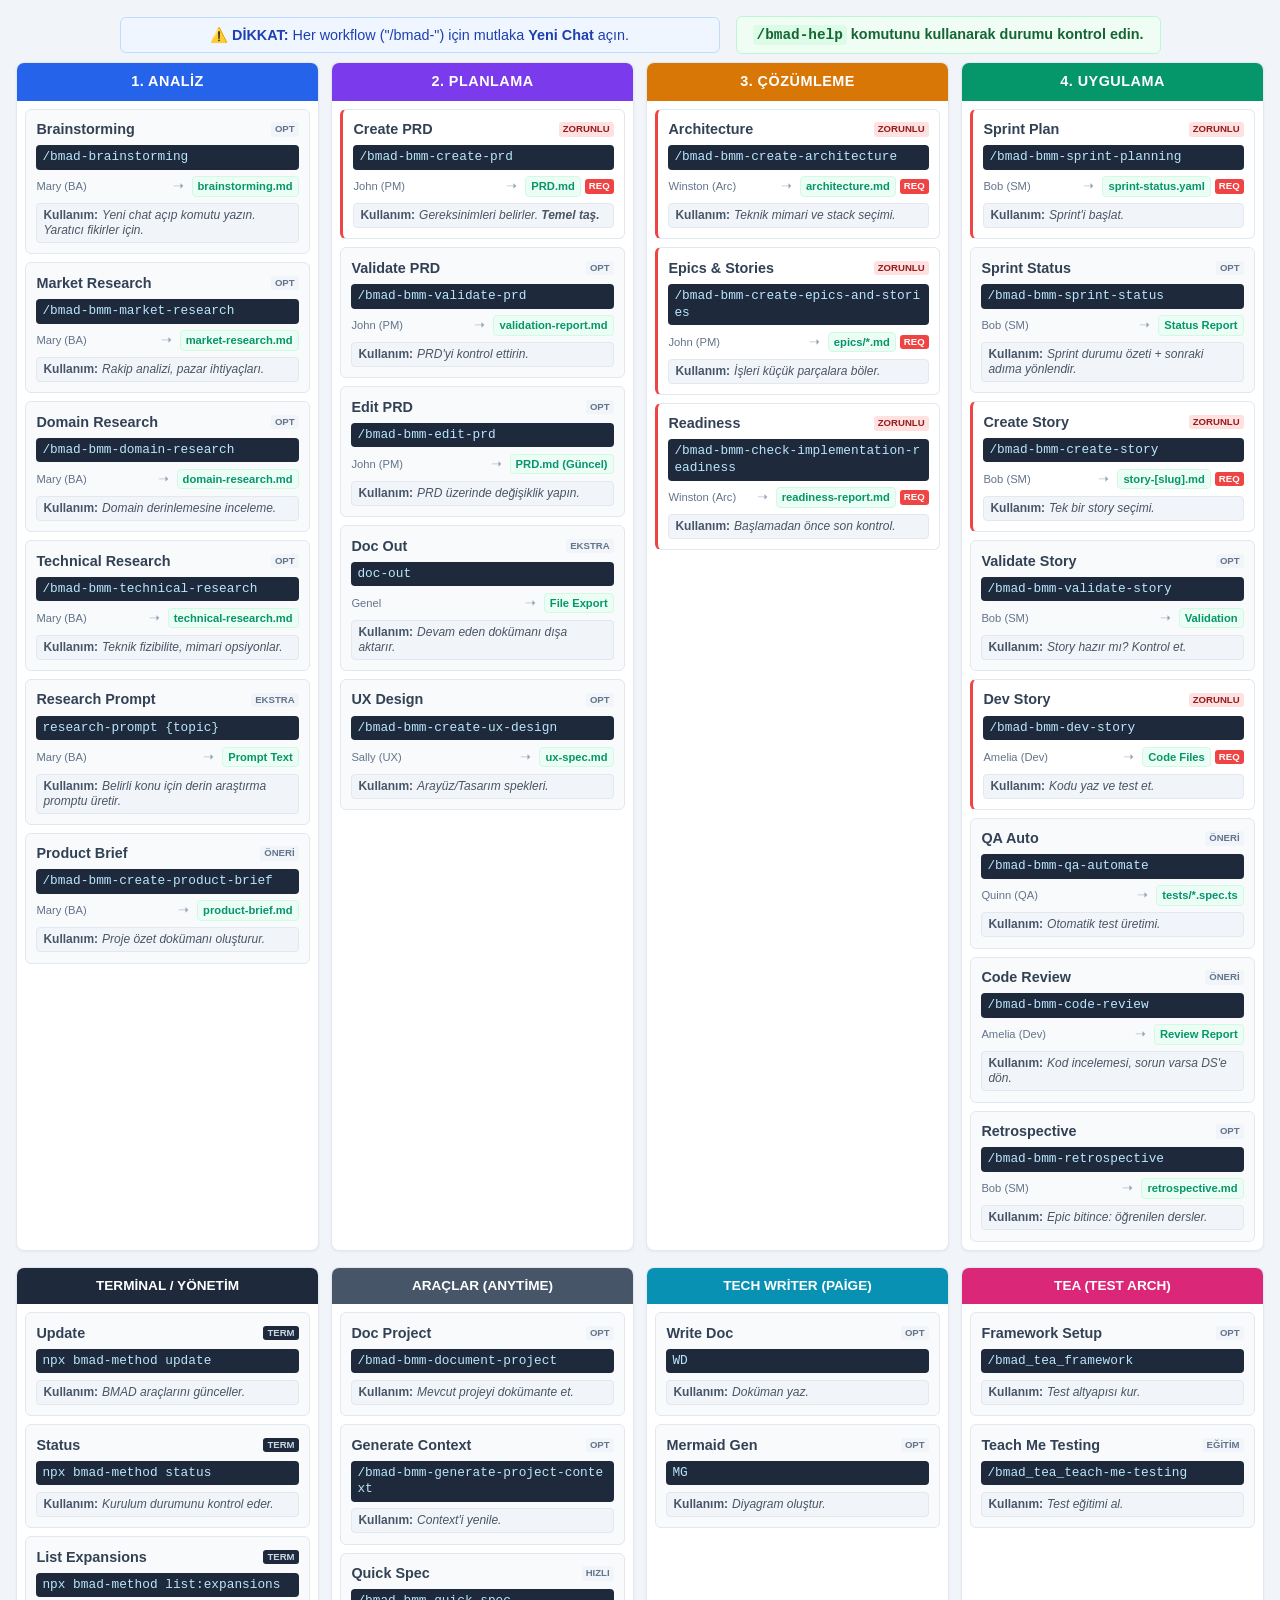
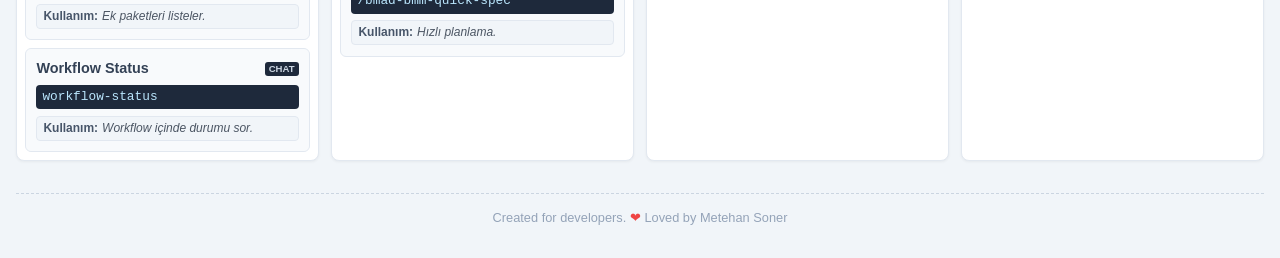
<file: manual.html>
<!DOCTYPE html>
<html lang="tr">

<head>
    <meta charset="UTF-8">
    <meta name="viewport" content="width=device-width, initial-scale=1.0">
    <title>BMAD Method Dashboard</title>
    <style>
        :root {
            --bg-color: #f1f5f9;
            --text-color: #0f172a;
            --border-color: #cbd5e1;

            --phase-1-color: #2563eb;
            --phase-2-color: #7c3aed;
            --phase-3-color: #d97706;
            --phase-4-color: #059669;
            --other-color: #475569;
        }

        * {
            box-sizing: border-box;
            margin: 0;
            padding: 0;
        }

        body {
            font-family: -apple-system, BlinkMacSystemFont, "Segoe UI", Roboto, Helvetica, Arial, sans-serif;
            background-color: var(--bg-color);
            color: var(--text-color);
            line-height: 1.3;
            padding: 1rem;
            min-height: 100vh;
            display: flex;
            flex-direction: column;
        }

        .header-area {
            display: flex;
            justify-content: center;
            align-items: center;
            gap: 1rem;
            margin-bottom: 0.5rem;
        }

        .alert-box {
            background: #eff6ff;
            color: #1e40af;
            padding: 0.5rem 1rem;
            text-align: center;
            border-radius: 6px;
            font-size: 0.9rem;
            border: 1px solid #bfdbfe;
            flex-grow: 1;
            max-width: 600px;
        }

        .help-box {
            background: #f0fdf4;
            color: #166534;
            padding: 0.5rem 1rem;
            text-align: center;
            border-radius: 6px;
            font-size: 0.9rem;
            border: 1px solid #bbf7d0;
            font-weight: 700;
        }

        /* MAIN DASHBOARD GRID */
        .phases-area {
            display: grid;
            grid-template-columns: repeat(4, 1fr);
            gap: 0.75rem;
            margin-bottom: 1rem;
        }

        .phase-column {
            background: #fff;
            border-radius: 8px;
            border: 1px solid #e2e8f0;
            display: flex;
            flex-direction: column;
            overflow: hidden;
            box-shadow: 0 1px 3px rgba(0, 0, 0, 0.05);
        }

        .phase-header {
            padding: 0.6rem;
            color: white;
            font-weight: 700;
            text-align: center;
            text-transform: uppercase;
            font-size: 0.9rem;
            letter-spacing: 0.5px;
            flex-shrink: 0;
        }

        .p1 {
            background: var(--phase-1-color);
        }

        .p2 {
            background: var(--phase-2-color);
        }

        .p3 {
            background: var(--phase-3-color);
        }

        .p4 {
            background: var(--phase-4-color);
        }

        .p-term {
            background: #334155;
        }

        .p-extra {
            background: #64748b;
        }

        .phase-content {
            padding: 0.5rem;
            overflow-y: auto;
            flex-grow: 1;
        }

        /* COMPACT ITEM */
        .item {
            border: 1px solid #e2e8f0;
            border-radius: 6px;
            margin-bottom: 0.5rem;
            padding: 0.65rem;
            background: #f8fafc;
        }

        .item:last-child {
            margin-bottom: 0;
        }

        .item.mandatory {
            border-left: 3px solid #ef4444;
            background: #fff;
        }

        .item-header {
            display: flex;
            justify-content: space-between;
            align-items: center;
            margin-bottom: 0.4rem;
        }

        .item-title {
            font-weight: 700;
            font-size: 0.9rem;
            color: #334155;
        }

        .badge {
            font-size: 0.6rem;
            padding: 1px 4px;
            border-radius: 3px;
            text-transform: uppercase;
            font-weight: 700;
        }

        .badge-req {
            background: #fee2e2;
            color: #991b1b;
        }

        .badge-opt {
            background: #f1f5f9;
            color: #64748b;
        }

        .badge-term {
            background: #1e293b;
            color: #cbd5e1;
        }

        .cmd {
            display: block;
            background: #1e293b;
            color: #bae6fd;
            padding: 4px 6px;
            border-radius: 4px;
            font-family: monospace;
            font-size: 0.8rem;
            margin-bottom: 0.4rem;
            word-break: break-all;
        }

        /* FILE OUTPUT STYLE */
        .file-arrow {
            color: #94a3b8;
            margin-right: 4px;
            font-size: 0.8rem;
        }

        .file-wrapper {
            display: inline-flex;
            align-items: center;
            gap: 4px;
        }

        .file-out {
            font-size: 0.7rem;
            font-weight: 600;
            color: #059669;
            /* Green for success/file */
            background-color: #ecfdf5;
            padding: 2px 5px;
            border-radius: 4px;
            border: 1px solid #d1fae5;
            display: inline-block;
        }

        /* File Requirement Badge */
        .file-badge-req {
            font-size: 0.6rem;
            background-color: #ef4444;
            color: white;
            padding: 1px 4px;
            border-radius: 3px;
            font-weight: 700;
            display: inline-block;
        }

        .meta {
            font-size: 0.7rem;
            color: #64748b;
            display: flex;
            justify-content: space-between;
            align-items: center;
            margin-bottom: 0.4rem;
        }

        .usage-row {
            font-size: 0.75rem;
            color: #4b5563;
            background: #f1f5f9;
            padding: 4px 6px;
            border-radius: 4px;
            font-style: italic;
            border: 1px solid #e2e8f0;
            line-height: 1.25;
        }

        .usage-label {
            font-weight: 700;
            color: #475569;
            font-style: normal;
            margin-right: 4px;
        }

        /* EXTRAS */
        .extras-section {
            display: grid;
            grid-template-columns: repeat(4, 1fr);
            gap: 0.75rem;
            padding-bottom: 1rem;
            flex-grow: 1;
            /* Push footer to bottom */
        }

        .extras-column {
            background: #fff;
            border-radius: 8px;
            border: 1px solid #e2e8f0;
            overflow: hidden;
            box-shadow: 0 1px 3px rgba(0, 0, 0, 0.05);
        }

        .extras-header {
            background: #475569;
            padding: 0.6rem;
            color: white;
            font-weight: 700;
            text-align: center;
            text-transform: uppercase;
            font-size: 0.85rem;
        }

        .eh-tech {
            background: #0891b2;
        }

        /* Cyan */
        .eh-tea {
            background: #db2777;
        }

        /* Pink */
        .eh-term {
            background: #1e293b;
        }

        /* Dark Blue for Terminal */

        /* FOOTER SIGNATURE */
        .footer {
            text-align: center;
            padding: 1rem 0;
            margin-top: 1rem;
            color: #94a3b8;
            font-size: 0.8rem;
            border-top: 1px dashed #cbd5e1;
        }

        .heart {
            color: #ef4444;
            display: inline-block;
            animation: pulse 1.5s infinite;
        }

        @keyframes pulse {
            0% {
                transform: scale(1);
            }

            50% {
                transform: scale(1.2);
            }

            100% {
                transform: scale(1);
            }
        }

        @media (max-width: 1200px) {
            .phases-area {
                grid-template-columns: repeat(2, 1fr);
            }

            .extras-section {
                grid-template-columns: repeat(2, 1fr);
            }
        }
    </style>
</head>

<body>

    <div class="header-area">
        <div class="alert-box">
            ⚠️ <strong>DİKKAT:</strong> Her workflow ("/bmad-") için mutlaka <strong>Yeni Chat</strong> açın.
        </div>
        <div class="help-box">
            <code style="background:#dcfce7; padding:2px 4px; border-radius:4px;">/bmad-help</code> komutunu kullanarak
            durumu kontrol edin.
        </div>
    </div>

    <!-- MAIN PHASES -->
    <div class="phases-area">

        <!-- PHASE 1: ANALYSIS -->
        <div class="phase-column">
            <div class="phase-header p1">1. Analiz</div>
            <div class="phase-content">
                <div class="item">
                    <div class="item-header"><span class="item-title">Brainstorming</span><span
                            class="badge badge-opt">OPT</span></div>
                    <code class="cmd">/bmad-brainstorming</code>
                    <div class="meta"><span>Mary (BA)</span>
                        <div class="file-wrapper"><span class="file-arrow">➝</span><span
                                class="file-out">brainstorming.md</span></div>
                    </div>
                    <div class="usage-row"><span class="usage-label">Kullanım:</span>Yeni chat açıp komutu yazın.
                        Yaratıcı fikirler için.</div>
                </div>
                <div class="item">
                    <div class="item-header"><span class="item-title">Market Research</span><span
                            class="badge badge-opt">OPT</span></div>
                    <code class="cmd">/bmad-bmm-market-research</code>
                    <div class="meta"><span>Mary (BA)</span>
                        <div class="file-wrapper"><span class="file-arrow">➝</span><span
                                class="file-out">market-research.md</span></div>
                    </div>
                    <div class="usage-row"><span class="usage-label">Kullanım:</span>Rakip analizi, pazar ihtiyaçları.
                    </div>
                </div>
                <div class="item">
                    <div class="item-header"><span class="item-title">Domain Research</span><span
                            class="badge badge-opt">OPT</span></div>
                    <code class="cmd">/bmad-bmm-domain-research</code>
                    <div class="meta"><span>Mary (BA)</span>
                        <div class="file-wrapper"><span class="file-arrow">➝</span><span
                                class="file-out">domain-research.md</span></div>
                    </div>
                    <div class="usage-row"><span class="usage-label">Kullanım:</span>Domain derinlemesine inceleme.
                    </div>
                </div>
                <div class="item">
                    <div class="item-header"><span class="item-title">Technical Research</span><span
                            class="badge badge-opt">OPT</span></div>
                    <code class="cmd">/bmad-bmm-technical-research</code>
                    <div class="meta"><span>Mary (BA)</span>
                        <div class="file-wrapper"><span class="file-arrow">➝</span><span
                                class="file-out">technical-research.md</span></div>
                    </div>
                    <div class="usage-row"><span class="usage-label">Kullanım:</span>Teknik fizibilite, mimari
                        opsiyonlar.
                    </div>
                </div>
                <div class="item">
                    <div class="item-header"><span class="item-title">Research Prompt</span><span
                            class="badge badge-opt">EKSTRA</span></div>
                    <code class="cmd">research-prompt {topic}</code>
                    <div class="meta"><span>Mary (BA)</span>
                        <div class="file-wrapper"><span class="file-arrow">➝</span><span class="file-out">Prompt
                                Text</span></div>
                    </div>
                    <div class="usage-row"><span class="usage-label">Kullanım:</span>Belirli konu için derin araştırma
                        promptu üretir.</div>
                </div>
                <div class="item">
                    <div class="item-header"><span class="item-title">Product Brief</span><span
                            class="badge badge-opt">ÖNERİ</span></div>
                    <code class="cmd">/bmad-bmm-create-product-brief</code>
                    <div class="meta"><span>Mary (BA)</span>
                        <div class="file-wrapper"><span class="file-arrow">➝</span><span
                                class="file-out">product-brief.md</span></div>
                    </div>
                    <div class="usage-row"><span class="usage-label">Kullanım:</span>Proje özet dokümanı oluşturur.
                    </div>
                </div>
            </div>
        </div>

        <!-- PHASE 2: PLANNING -->
        <div class="phase-column">
            <div class="phase-header p2">2. Planlama</div>
            <div class="phase-content">
                <div class="item mandatory">
                    <div class="item-header"><span class="item-title">Create PRD</span><span
                            class="badge badge-req">ZORUNLU</span></div>
                    <code class="cmd">/bmad-bmm-create-prd</code>
                    <div class="meta"><span>John (PM)</span>
                        <div class="file-wrapper"><span class="file-arrow">➝</span><span
                                class="file-out">PRD.md</span><span class="file-badge-req">REQ</span></div>
                    </div>
                    <div class="usage-row"><span class="usage-label">Kullanım:</span>Gereksinimleri belirler.
                        <strong>Temel taş.</strong>
                    </div>
                </div>
                <div class="item">
                    <div class="item-header"><span class="item-title">Validate PRD</span><span
                            class="badge badge-opt">OPT</span></div>
                    <code class="cmd">/bmad-bmm-validate-prd</code>
                    <div class="meta"><span>John (PM)</span>
                        <div class="file-wrapper"><span class="file-arrow">➝</span><span
                                class="file-out">validation-report.md</span></div>
                    </div>
                    <div class="usage-row"><span class="usage-label">Kullanım:</span>PRD'yi kontrol ettirin.</div>
                </div>
                <div class="item">
                    <div class="item-header"><span class="item-title">Edit PRD</span><span
                            class="badge badge-opt">OPT</span></div>
                    <code class="cmd">/bmad-bmm-edit-prd</code>
                    <div class="meta"><span>John (PM)</span>
                        <div class="file-wrapper"><span class="file-arrow">➝</span><span class="file-out">PRD.md
                                (Güncel)</span></div>
                    </div>
                    <div class="usage-row"><span class="usage-label">Kullanım:</span>PRD üzerinde değişiklik yapın.
                    </div>
                </div>
                <div class="item">
                    <div class="item-header"><span class="item-title">Doc Out</span><span
                            class="badge badge-opt">EKSTRA</span></div>
                    <code class="cmd">doc-out</code>
                    <div class="meta"><span>Genel</span>
                        <div class="file-wrapper"><span class="file-arrow">➝</span><span class="file-out">File
                                Export</span></div>
                    </div>
                    <div class="usage-row"><span class="usage-label">Kullanım:</span>Devam eden dokümanı dışa aktarır.
                    </div>
                </div>
                <div class="item">
                    <div class="item-header"><span class="item-title">UX Design</span><span
                            class="badge badge-opt">OPT</span></div>
                    <code class="cmd">/bmad-bmm-create-ux-design</code>
                    <div class="meta"><span>Sally (UX)</span>
                        <div class="file-wrapper"><span class="file-arrow">➝</span><span
                                class="file-out">ux-spec.md</span></div>
                    </div>
                    <div class="usage-row"><span class="usage-label">Kullanım:</span>Arayüz/Tasarım spekleri.</div>
                </div>
            </div>
        </div>

        <!-- PHASE 3: SOLUTIONING -->
        <div class="phase-column">
            <div class="phase-header p3">3. Çözümleme</div>
            <div class="phase-content">
                <div class="item mandatory">
                    <div class="item-header"><span class="item-title">Architecture</span><span
                            class="badge badge-req">ZORUNLU</span></div>
                    <code class="cmd">/bmad-bmm-create-architecture</code>
                    <div class="meta"><span>Winston (Arc)</span>
                        <div class="file-wrapper"><span class="file-arrow">➝</span><span
                                class="file-out">architecture.md</span><span class="file-badge-req">REQ</span></div>
                    </div>
                    <div class="usage-row"><span class="usage-label">Kullanım:</span>Teknik mimari ve stack seçimi.
                    </div>
                </div>
                <div class="item mandatory">
                    <div class="item-header"><span class="item-title">Epics & Stories</span><span
                            class="badge badge-req">ZORUNLU</span></div>
                    <code class="cmd">/bmad-bmm-create-epics-and-stories</code>
                    <div class="meta"><span>John (PM)</span>
                        <div class="file-wrapper"><span class="file-arrow">➝</span><span
                                class="file-out">epics/*.md</span><span class="file-badge-req">REQ</span></div>
                    </div>
                    <div class="usage-row"><span class="usage-label">Kullanım:</span>İşleri küçük parçalara böler.</div>
                </div>
                <div class="item mandatory">
                    <div class="item-header"><span class="item-title">Readiness</span><span
                            class="badge badge-req">ZORUNLU</span></div>
                    <code class="cmd">/bmad-bmm-check-implementation-readiness</code>
                    <div class="meta"><span>Winston (Arc)</span>
                        <div class="file-wrapper"><span class="file-arrow">➝</span><span
                                class="file-out">readiness-report.md</span><span class="file-badge-req">REQ</span></div>
                    </div>
                    <div class="usage-row"><span class="usage-label">Kullanım:</span>Başlamadan önce son kontrol.</div>
                </div>
            </div>
        </div>

        <!-- PHASE 4: IMPLEMENTATION -->
        <div class="phase-column">
            <div class="phase-header p4">4. Uygulama</div>
            <div class="phase-content">
                <div class="item mandatory">
                    <div class="item-header"><span class="item-title">Sprint Plan</span><span
                            class="badge badge-req">ZORUNLU</span></div>
                    <code class="cmd">/bmad-bmm-sprint-planning</code>
                    <div class="meta"><span>Bob (SM)</span>
                        <div class="file-wrapper"><span class="file-arrow">➝</span><span
                                class="file-out">sprint-status.yaml</span><span class="file-badge-req">REQ</span></div>
                    </div>
                    <div class="usage-row"><span class="usage-label">Kullanım:</span>Sprint'i başlat.</div>
                </div>
                <div class="item">
                    <div class="item-header"><span class="item-title">Sprint Status</span><span
                            class="badge badge-opt">OPT</span></div>
                    <code class="cmd">/bmad-bmm-sprint-status</code>
                    <div class="meta"><span>Bob (SM)</span>
                        <div class="file-wrapper"><span class="file-arrow">➝</span><span class="file-out">Status
                                Report</span></div>
                    </div>
                    <div class="usage-row"><span class="usage-label">Kullanım:</span>Sprint durumu özeti + sonraki adıma
                        yönlendir.</div>
                </div>
                <div class="item mandatory">
                    <div class="item-header"><span class="item-title">Create Story</span><span
                            class="badge badge-req">ZORUNLU</span></div>
                    <code class="cmd">/bmad-bmm-create-story</code>
                    <div class="meta"><span>Bob (SM)</span>
                        <div class="file-wrapper"><span class="file-arrow">➝</span><span
                                class="file-out">story-[slug].md</span><span class="file-badge-req">REQ</span></div>
                    </div>
                    <div class="usage-row"><span class="usage-label">Kullanım:</span>Tek bir story seçimi.</div>
                </div>
                <div class="item">
                    <div class="item-header"><span class="item-title">Validate Story</span><span
                            class="badge badge-opt">OPT</span></div>
                    <code class="cmd">/bmad-bmm-validate-story</code>
                    <div class="meta"><span>Bob (SM)</span>
                        <div class="file-wrapper"><span class="file-arrow">➝</span><span
                                class="file-out">Validation</span></div>
                    </div>
                    <div class="usage-row"><span class="usage-label">Kullanım:</span>Story hazır mı? Kontrol et.</div>
                </div>
                <div class="item mandatory">
                    <div class="item-header"><span class="item-title">Dev Story</span><span
                            class="badge badge-req">ZORUNLU</span></div>
                    <code class="cmd">/bmad-bmm-dev-story</code>
                    <div class="meta"><span>Amelia (Dev)</span>
                        <div class="file-wrapper"><span class="file-arrow">➝</span><span class="file-out">Code
                                Files</span><span class="file-badge-req">REQ</span></div>
                    </div>
                    <div class="usage-row"><span class="usage-label">Kullanım:</span>Kodu yaz ve test et.</div>
                </div>
                <div class="item">
                    <div class="item-header"><span class="item-title">QA Auto</span><span
                            class="badge badge-opt">ÖNERİ</span></div>
                    <code class="cmd">/bmad-bmm-qa-automate</code>
                    <div class="meta"><span>Quinn (QA)</span>
                        <div class="file-wrapper"><span class="file-arrow">➝</span><span
                                class="file-out">tests/*.spec.ts</span></div>
                    </div>
                    <div class="usage-row"><span class="usage-label">Kullanım:</span>Otomatik test üretimi.</div>
                </div>
                <div class="item">
                    <div class="item-header"><span class="item-title">Code Review</span><span
                            class="badge badge-opt">ÖNERİ</span></div>
                    <code class="cmd">/bmad-bmm-code-review</code>
                    <div class="meta"><span>Amelia (Dev)</span>
                        <div class="file-wrapper"><span class="file-arrow">➝</span><span class="file-out">Review
                                Report</span></div>
                    </div>
                    <div class="usage-row"><span class="usage-label">Kullanım:</span>Kod incelemesi, sorun varsa DS'e
                        dön.</div>
                </div>
                <div class="item">
                    <div class="item-header"><span class="item-title">Retrospective</span><span
                            class="badge badge-opt">OPT</span></div>
                    <code class="cmd">/bmad-bmm-retrospective</code>
                    <div class="meta"><span>Bob (SM)</span>
                        <div class="file-wrapper"><span class="file-arrow">➝</span><span
                                class="file-out">retrospective.md</span></div>
                    </div>
                    <div class="usage-row"><span class="usage-label">Kullanım:</span>Epic bitince: öğrenilen dersler.
                    </div>
                </div>
            </div>
        </div>
    </div>

    <!-- EXTRAS SECTION -->
    <div class="extras-section">

        <!-- Terminal Management Tools (New Column) -->
        <div class="extras-column">
            <div class="extras-header eh-term">Terminal / Yönetim</div>
            <div class="phase-content">
                <div class="item">
                    <div class="item-header"><span class="item-title">Update</span><span
                            class="badge badge-term">TERM</span></div>
                    <code class="cmd">npx bmad-method update</code>
                    <div class="usage-row"><span class="usage-label">Kullanım:</span>BMAD araçlarını günceller.</div>
                </div>
                <div class="item">
                    <div class="item-header"><span class="item-title">Status</span><span
                            class="badge badge-term">TERM</span></div>
                    <code class="cmd">npx bmad-method status</code>
                    <div class="usage-row"><span class="usage-label">Kullanım:</span>Kurulum durumunu kontrol eder.
                    </div>
                </div>
                <div class="item">
                    <div class="item-header"><span class="item-title">List Expansions</span><span
                            class="badge badge-term">TERM</span></div>
                    <code class="cmd">npx bmad-method list:expansions</code>
                    <div class="usage-row"><span class="usage-label">Kullanım:</span>Ek paketleri listeler.</div>
                </div>
                <div class="item">
                    <div class="item-header"><span class="item-title">Workflow Status</span><span
                            class="badge badge-term">CHAT</span></div>
                    <code class="cmd">workflow-status</code>
                    <div class="usage-row"><span class="usage-label">Kullanım:</span>Workflow içinde durumu sor.</div>
                </div>
            </div>
        </div>

        <!-- Custom / Anytime Tools -->
        <div class="extras-column">
            <div class="extras-header">Araçlar (Anytime)</div>
            <div class="phase-content">
                <div class="item">
                    <div class="item-header"><span class="item-title">Doc Project</span><span
                            class="badge badge-opt">OPT</span></div>
                    <code class="cmd">/bmad-bmm-document-project</code>
                    <div class="usage-row"><span class="usage-label">Kullanım:</span>Mevcut projeyi dokümante et.</div>
                </div>
                <div class="item">
                    <div class="item-header"><span class="item-title">Generate Context</span><span
                            class="badge badge-opt">OPT</span></div>
                    <code class="cmd">/bmad-bmm-generate-project-context</code>
                    <div class="usage-row"><span class="usage-label">Kullanım:</span>Context'i yenile.</div>
                </div>
                <div class="item">
                    <div class="item-header"><span class="item-title">Quick Spec</span><span
                            class="badge badge-opt">HIZLI</span></div>
                    <code class="cmd">/bmad-bmm-quick-spec</code>
                    <div class="usage-row"><span class="usage-label">Kullanım:</span>Hızlı planlama.</div>
                </div>
            </div>
        </div>

        <!-- Tech Writer -->
        <div class="extras-column">
            <div class="extras-header eh-tech">Tech Writer (Paige)</div>
            <div class="phase-content">
                <div class="item">
                    <div class="item-header"><span class="item-title">Write Doc</span><span
                            class="badge badge-opt">OPT</span></div>
                    <code class="cmd">WD</code>
                    <div class="usage-row"><span class="usage-label">Kullanım:</span>Doküman yaz.</div>
                </div>
                <div class="item">
                    <div class="item-header"><span class="item-title">Mermaid Gen</span><span
                            class="badge badge-opt">OPT</span></div>
                    <code class="cmd">MG</code>
                    <div class="usage-row"><span class="usage-label">Kullanım:</span>Diyagram oluştur.</div>
                </div>
            </div>
        </div>

        <!-- TEA Module -->
        <div class="extras-column">
            <div class="extras-header eh-tea">TEA (Test Arch)</div>
            <div class="phase-content">
                <div class="item">
                    <div class="item-header"><span class="item-title">Framework Setup</span><span
                            class="badge badge-opt">OPT</span></div>
                    <code class="cmd">/bmad_tea_framework</code>
                    <div class="usage-row"><span class="usage-label">Kullanım:</span>Test altyapısı kur.</div>
                </div>
                <div class="item">
                    <div class="item-header"><span class="item-title">Teach Me Testing</span><span
                            class="badge badge-opt">EĞİTİM</span></div>
                    <code class="cmd">/bmad_tea_teach-me-testing</code>
                    <div class="usage-row"><span class="usage-label">Kullanım:</span>Test eğitimi al.</div>
                </div>
            </div>
        </div>

    </div>

    <!-- SIGNATURE -->
    <div class="footer">
        Created for developers. <span class="heart">❤</span> Loved by Metehan Soner
    </div>

</body>

</html>
</file>
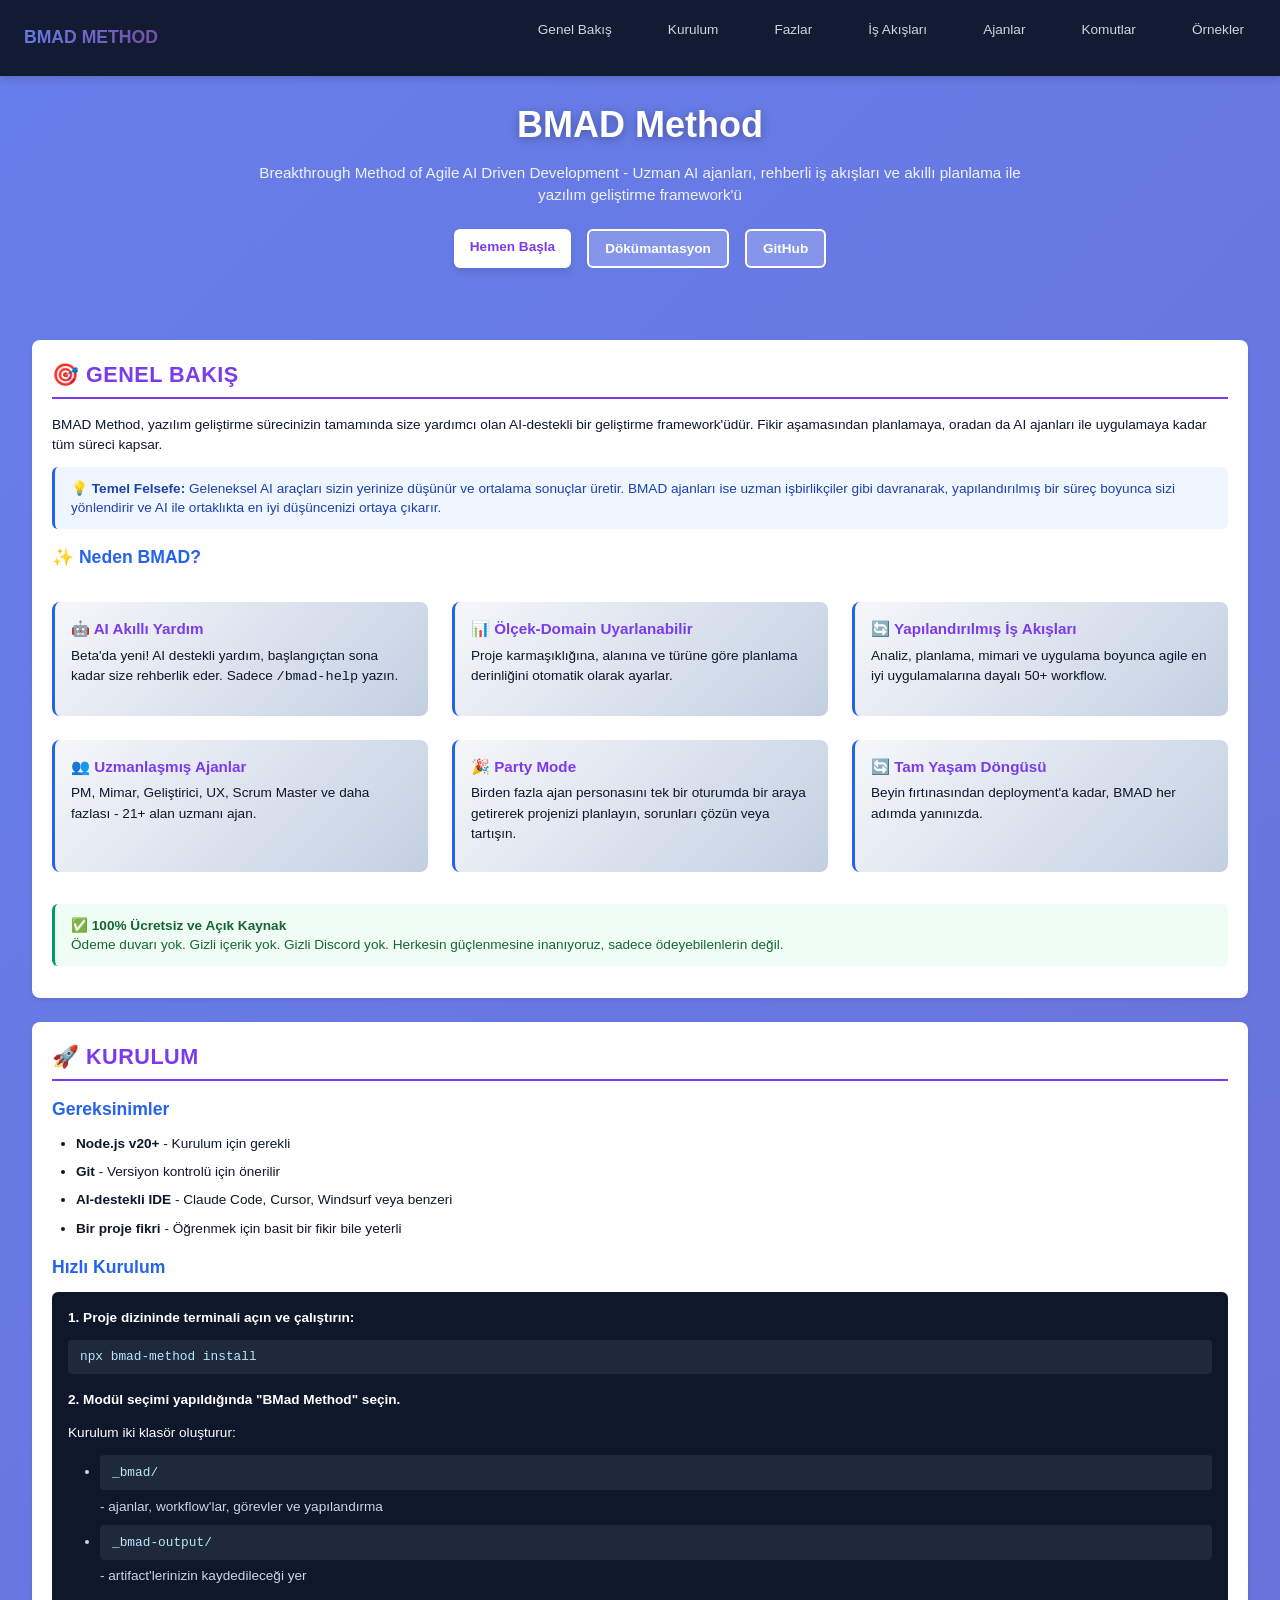
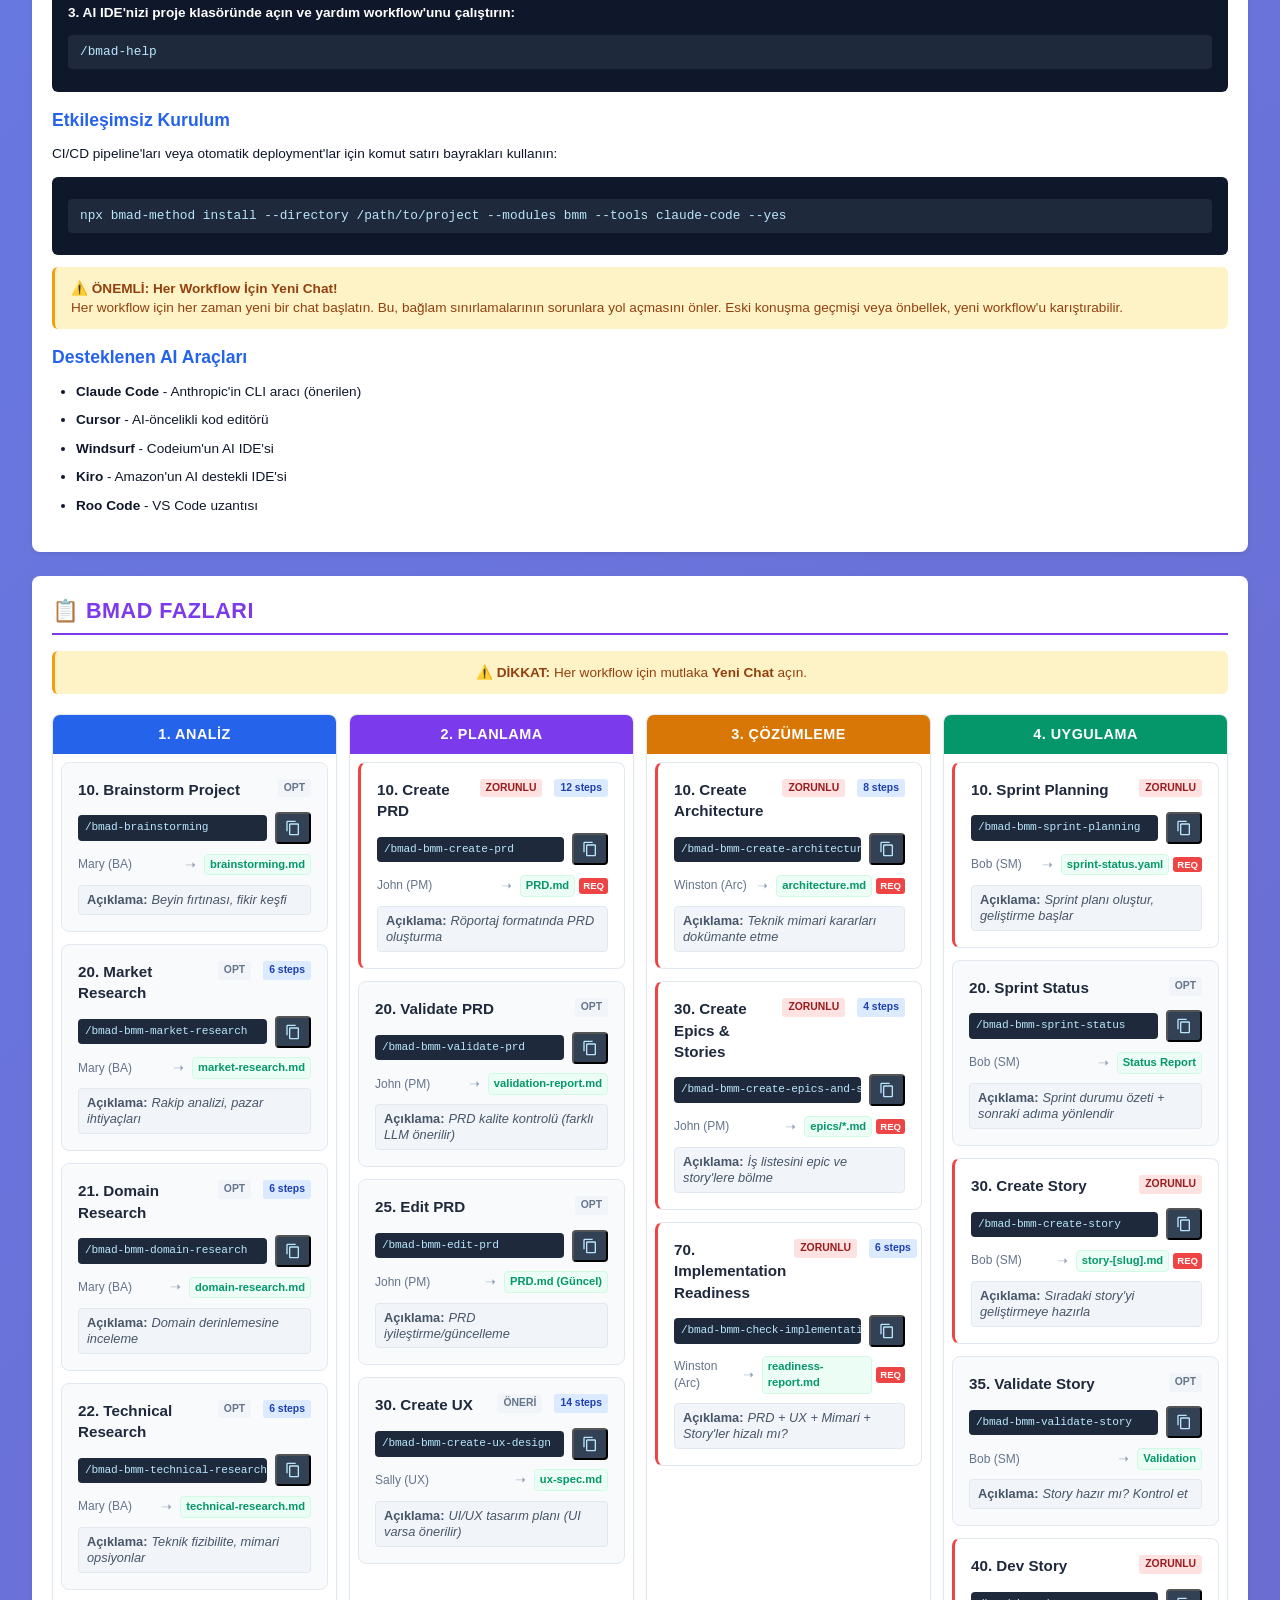
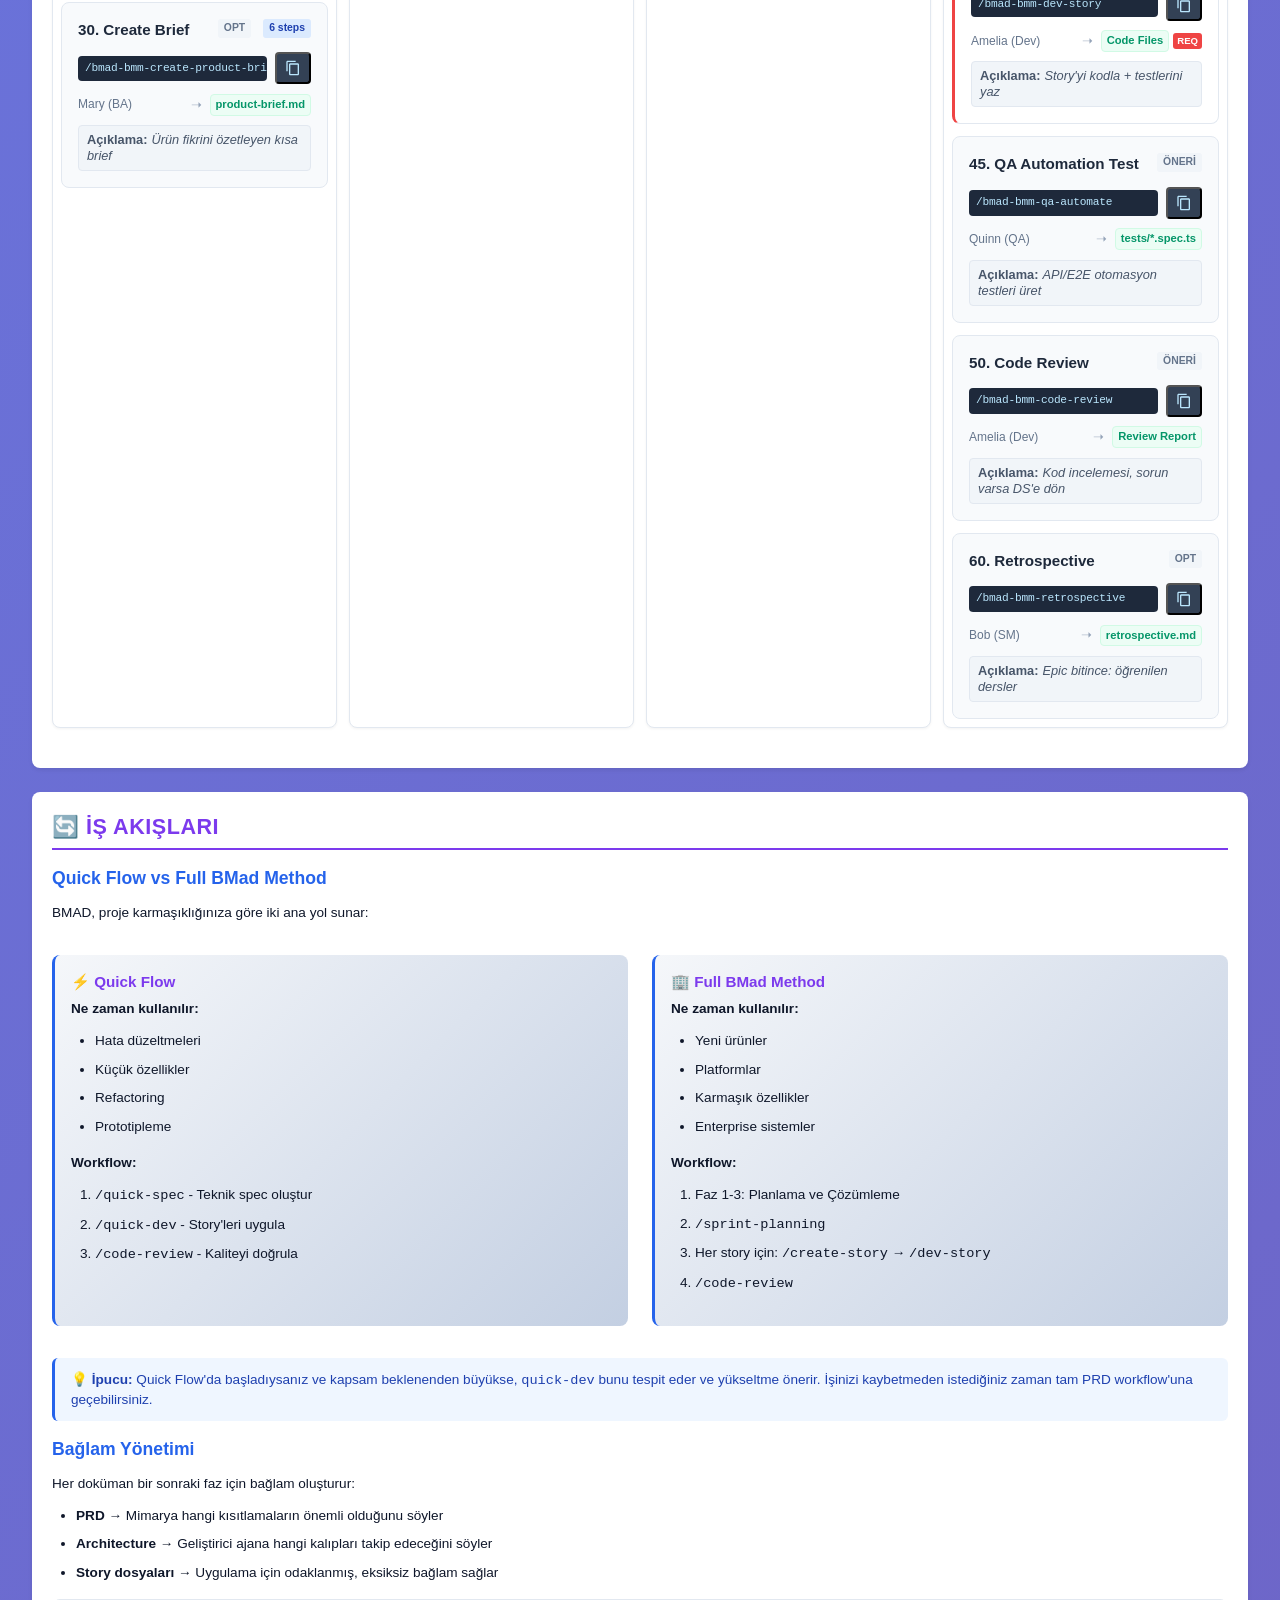
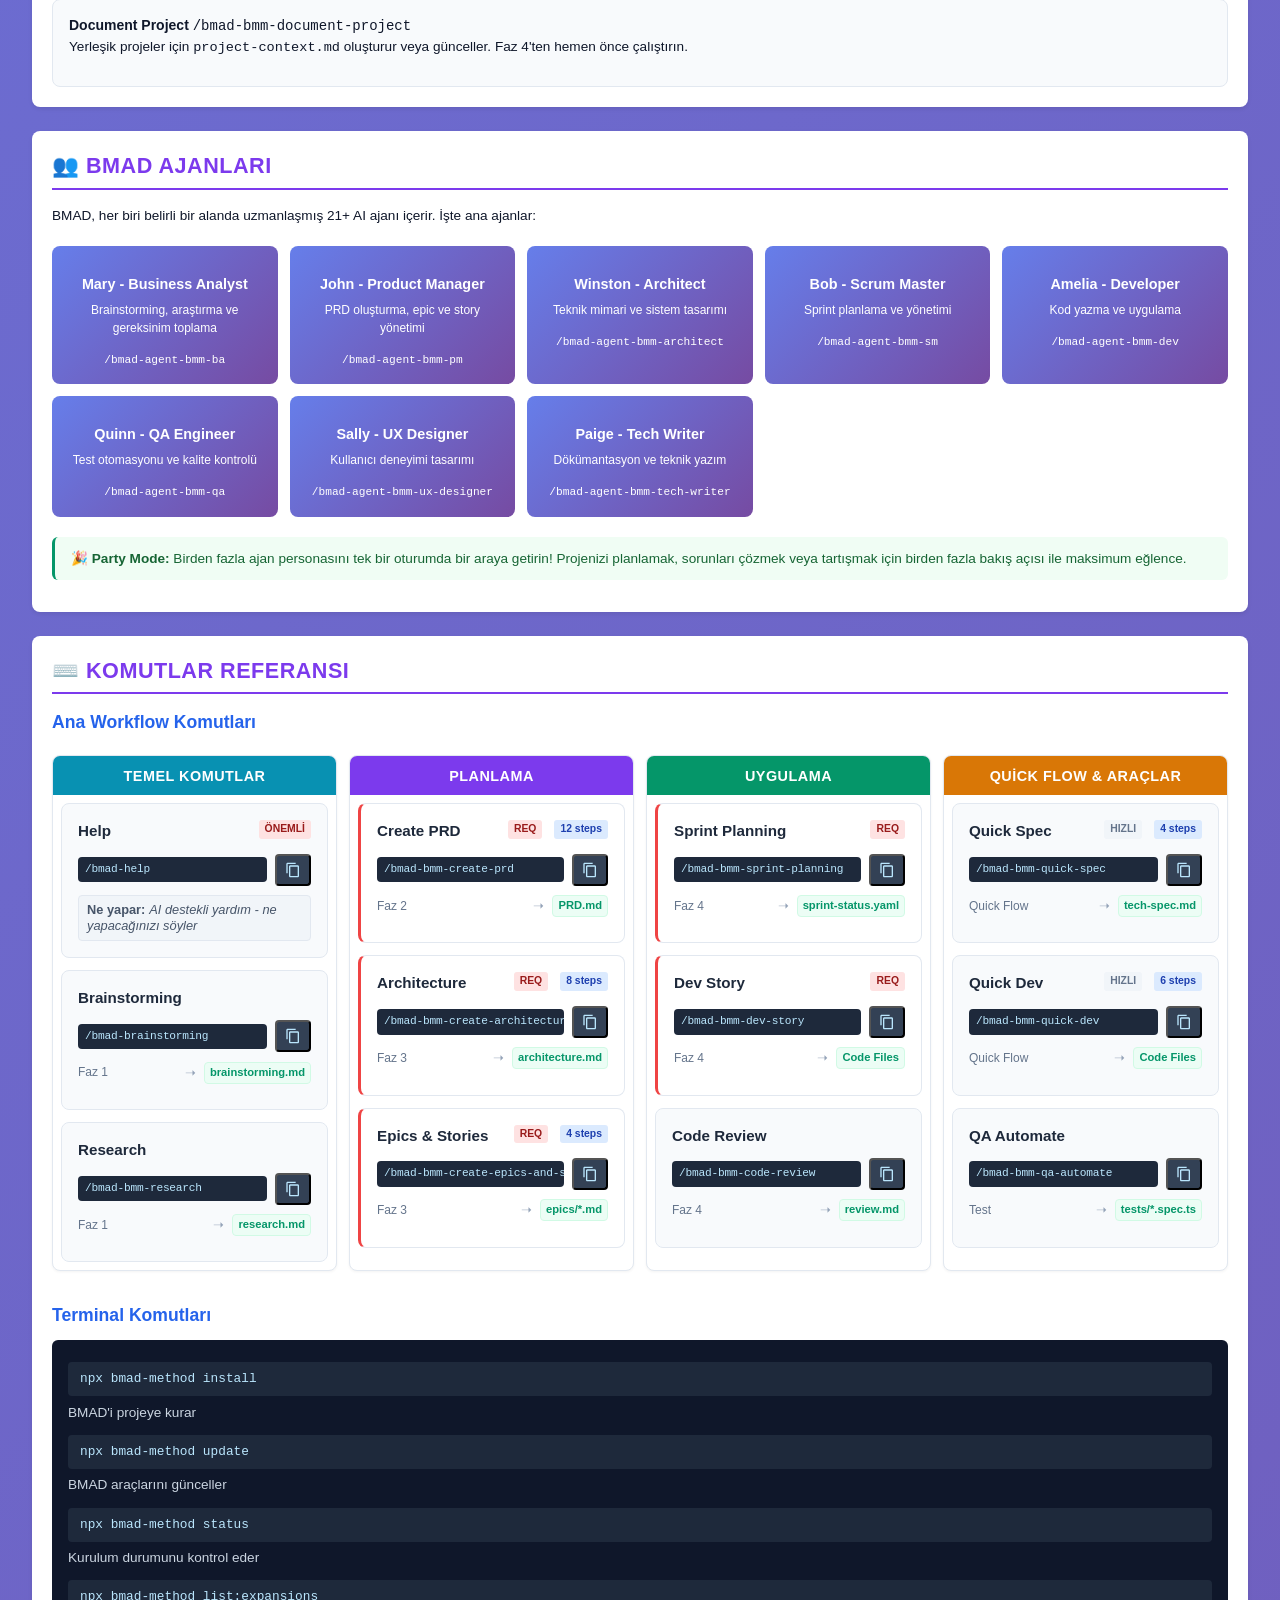
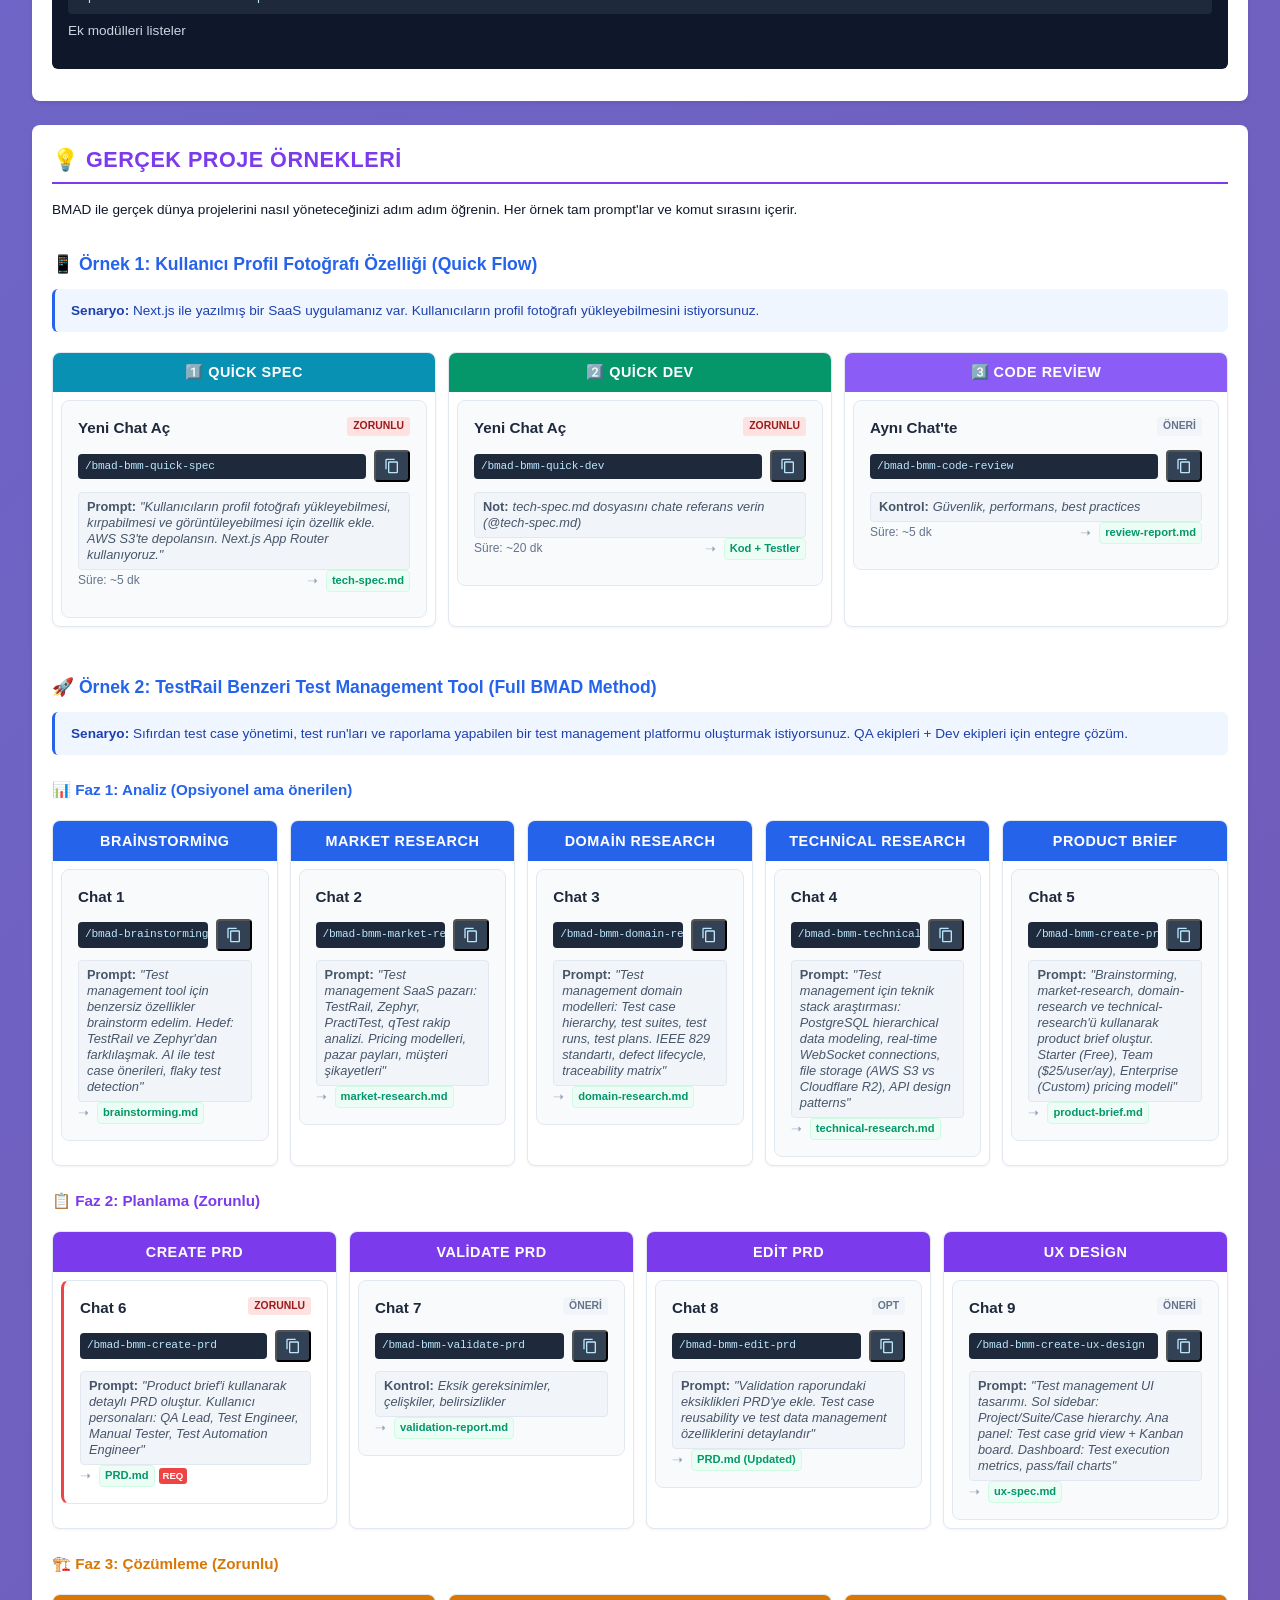
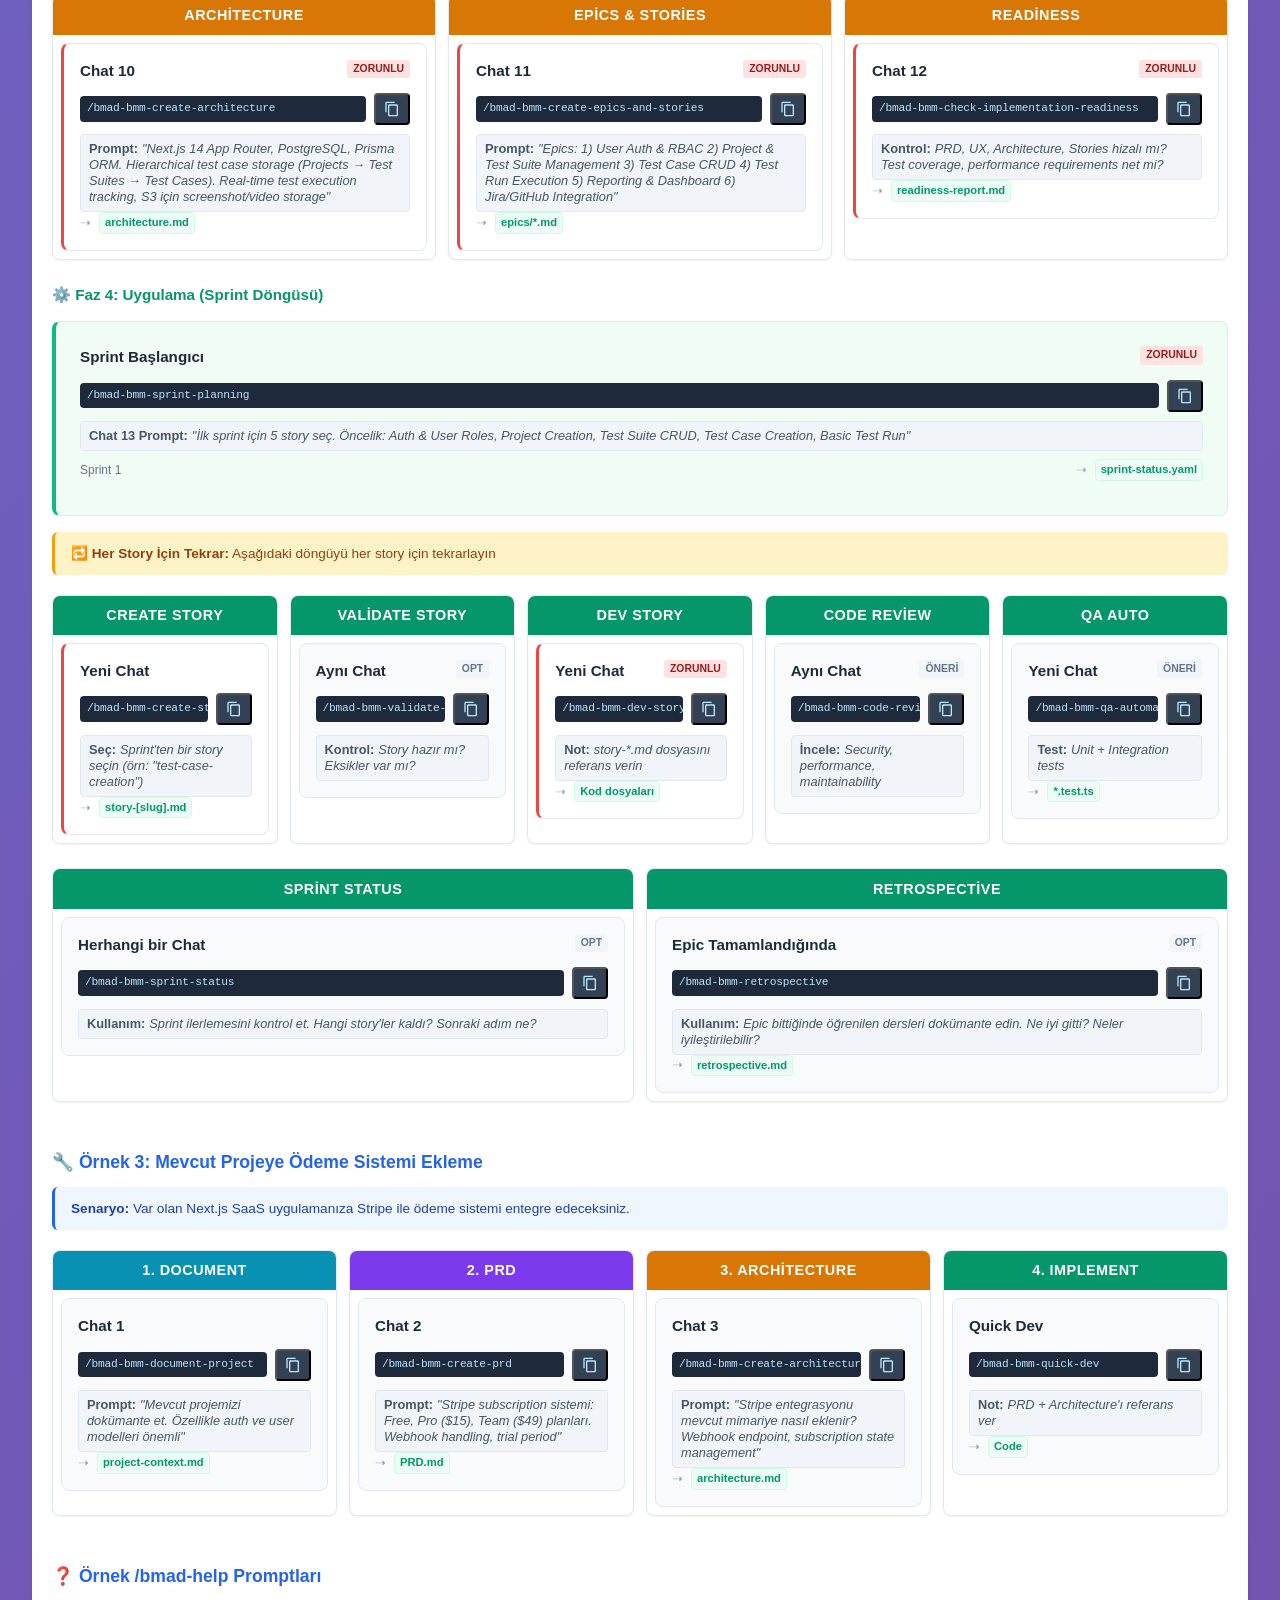
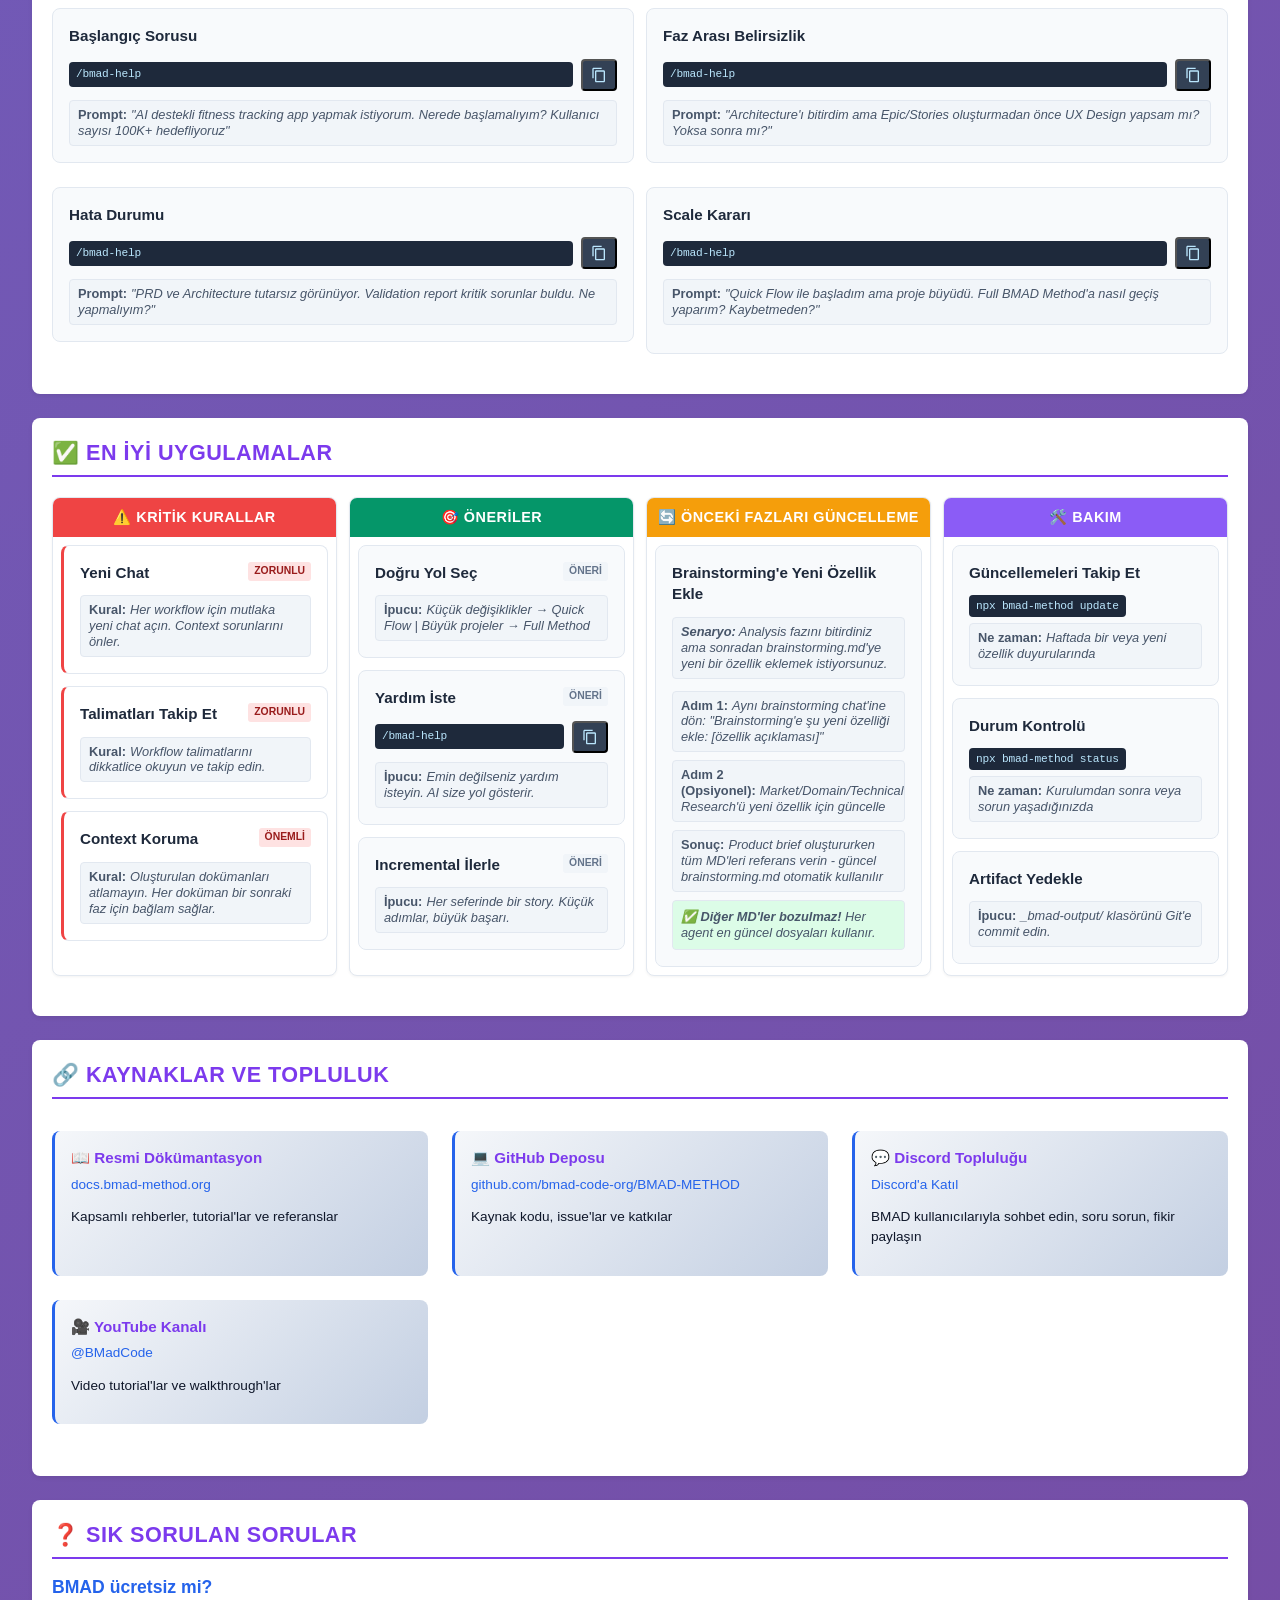
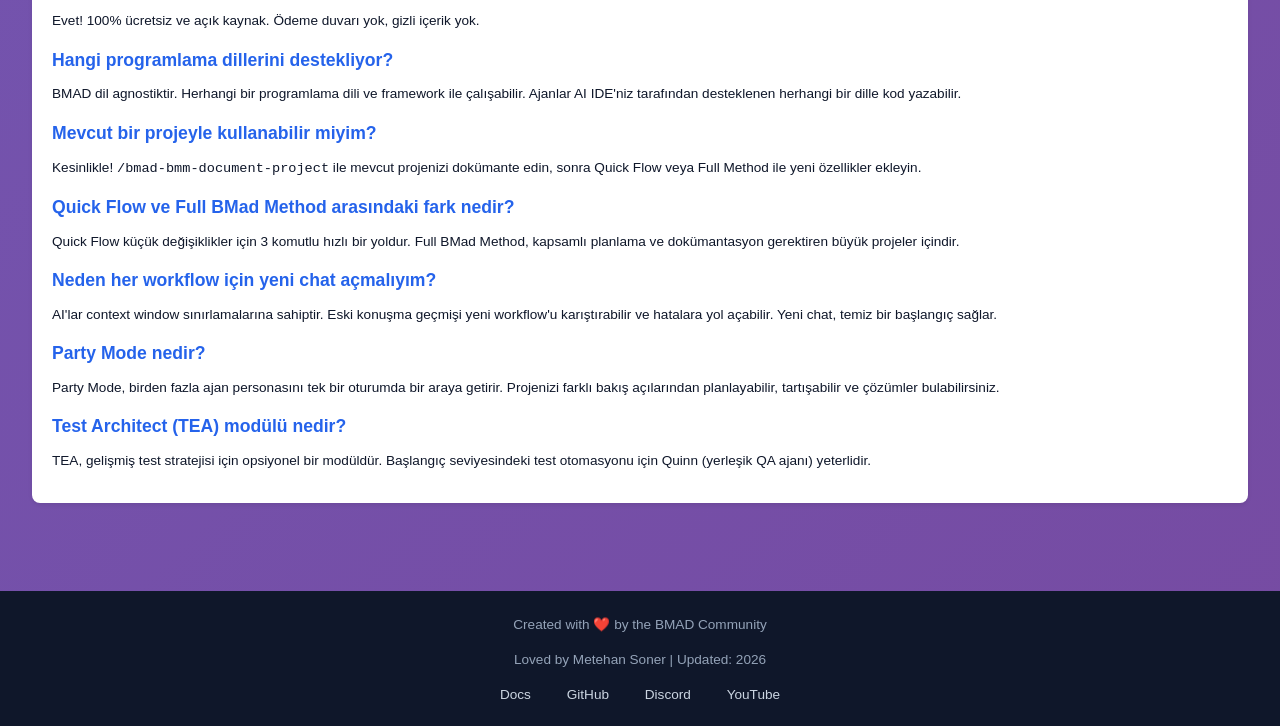
<file: onceki-rehber.html>
<!DOCTYPE html>
<html lang="tr">

<head>
    <meta charset="UTF-8">
    <meta name="viewport" content="width=device-width, initial-scale=1.0">
    <title>BMAD Method - Comprehensive Documentation</title>
    <meta name="description"
        content="AI-driven development framework with specialized agents, guided workflows, and intelligent planning">
    <style>
        :root {
            --primary-blue: #2563eb;
            --primary-purple: #7c3aed;
            --primary-orange: #d97706;
            --primary-green: #059669;
            --dark-bg: #0f172a;
            --dark-surface: #1e293b;
            --light-bg: #f8fafc;
            --light-surface: #ffffff;
            --text-dark: #0f172a;
            --text-light: #94a3b8;
            --border-color: #e2e8f0;
            --accent-cyan: #0891b2;
            --accent-pink: #db2777;
        }

        * {
            box-sizing: border-box;
            margin: 0;
            padding: 0;
        }

        body {
            font-family: -apple-system, BlinkMacSystemFont, "Segoe UI", Roboto, "Helvetica Neue", Arial, sans-serif;
            background: linear-gradient(135deg, #667eea 0%, #764ba2 100%);
            color: var(--text-dark);
            line-height: 1.4;
            overflow-x: hidden;
            font-size: 0.875rem;
        }

        /* Top Navigation */
        .top-nav {
            position: fixed;
            top: 0;
            left: 0;
            right: 0;
            background: rgba(15, 23, 42, 0.95);
            backdrop-filter: blur(10px);
            padding: 0.75rem 1.5rem;
            z-index: 1000;
            box-shadow: 0 4px 6px rgba(0, 0, 0, 0.1);
        }

        .nav-content {
            max-width: 1400px;
            margin: 0 auto;
            display: flex;
            justify-content: space-between;
            align-items: center;
        }

        .logo {
            font-size: 1.1rem;
            font-weight: 700;
            color: white;
            text-decoration: none;
            background: linear-gradient(135deg, #667eea 0%, #764ba2 100%);
            -webkit-background-clip: text;
            -webkit-text-fill-color: transparent;
            background-clip: text;
        }

        .nav-menu {
            display: flex;
            gap: 2rem;
            list-style: none;
        }

        .nav-menu a {
            color: #cbd5e1;
            text-decoration: none;
            font-weight: 500;
            font-size: 0.85rem;
            transition: color 0.3s;
            padding: 0.4rem 0.75rem;
            border-radius: 4px;
        }

        .nav-menu a:hover {
            color: white;
            background: rgba(255, 255, 255, 0.1);
        }

        /* Hero Section */
        .hero {
            margin-top: 60px;
            padding: 2.5rem 1.5rem;
            text-align: center;
            color: white;
        }

        .hero h1 {
            font-size: 2.25rem;
            font-weight: 800;
            margin-bottom: 0.75rem;
            text-shadow: 0 2px 10px rgba(0, 0, 0, 0.3);
        }

        .hero p {
            font-size: 0.95rem;
            max-width: 800px;
            margin: 0 auto 1.5rem;
            opacity: 0.9;
        }

        .hero-buttons {
            display: flex;
            gap: 1rem;
            justify-content: center;
            flex-wrap: wrap;
        }

        .btn {
            padding: 0.5rem 1rem;
            border-radius: 6px;
            font-weight: 600;
            font-size: 0.85rem;
            text-decoration: none;
            transition: all 0.3s;
            display: inline-block;
        }

        .btn-primary {
            background: white;
            color: var(--primary-purple);
            box-shadow: 0 4px 6px rgba(0, 0, 0, 0.1);
        }

        .btn-primary:hover {
            transform: translateY(-2px);
            box-shadow: 0 6px 12px rgba(0, 0, 0, 0.2);
        }

        .btn-secondary {
            background: rgba(255, 255, 255, 0.2);
            color: white;
            border: 2px solid white;
        }

        .btn-secondary:hover {
            background: rgba(255, 255, 255, 0.3);
        }

        /* Main Container */
        .container {
            max-width: 1400px;
            margin: 2rem auto;
            padding: 0 2rem 2rem;
        }

        /* Content Sections */
        .section {
            background: var(--light-surface);
            border-radius: 8px;
            padding: 1.25rem;
            margin-bottom: 1.5rem;
            box-shadow: 0 2px 4px rgba(0, 0, 0, 0.08);
        }

        .section h2 {
            font-size: 1.35rem;
            margin-bottom: 1rem;
            color: var(--primary-purple);
            border-bottom: 2px solid var(--primary-purple);
            padding-bottom: 0.4rem;
            font-weight: 700;
            text-transform: uppercase;
            letter-spacing: 0.5px;
        }

        .section h3 {
            font-size: 1.1rem;
            margin: 1rem 0 0.75rem;
            color: var(--primary-blue);
            font-weight: 700;
        }

        .section h4 {
            font-size: 0.95rem;
            margin: 0.75rem 0 0.4rem;
            color: var(--primary-orange);
            font-weight: 700;
        }

        .section p {
            font-size: 0.85rem;
            line-height: 1.5;
            margin-bottom: 0.75rem;
        }

        .section ul,
        .section ol {
            font-size: 0.85rem;
            line-height: 1.5;
            margin-left: 1.5rem;
        }

        /* Features Grid */
        .features-grid {
            display: grid;
            grid-template-columns: repeat(auto-fit, minmax(300px, 1fr));
            gap: 1.5rem;
            margin: 2rem 0;
        }

        .feature-card {
            background: linear-gradient(135deg, #f5f7fa 0%, #c3cfe2 100%);
            padding: 1rem;
            border-radius: 8px;
            border-left: 3px solid var(--primary-blue);
            transition: transform 0.3s;
        }

        .feature-card:hover {
            transform: translateY(-5px);
            box-shadow: 0 8px 16px rgba(0, 0, 0, 0.1);
        }

        .feature-card h4 {
            margin-top: 0;
            color: var(--primary-purple);
        }

        /* Installation Steps */
        .install-steps {
            background: var(--dark-bg);
            color: white;
            padding: 1rem;
            border-radius: 6px;
            margin: 0.75rem 0;
        }

        .install-steps code {
            background: var(--dark-surface);
            padding: 0.5rem 0.75rem;
            border-radius: 4px;
            display: block;
            margin: 0.4rem 0;
            font-size: 0.8rem;
            color: #bae6fd;
            overflow-x: auto;
        }

        /* MAIN DASHBOARD GRID - Phases */
        .phases-container {
            display: grid;
            grid-template-columns: repeat(4, 1fr);
            gap: 0.75rem;
            margin: 1.25rem 0;
        }

        .phase-card {
            background: #fff;
            border-radius: 8px;
            border: 1px solid #e2e8f0;
            display: flex;
            flex-direction: column;
            overflow: hidden;
            box-shadow: 0 1px 3px rgba(0, 0, 0, 0.05);
        }

        .phase-header {
            padding: 0.6rem;
            color: white;
            font-weight: 700;
            text-align: center;
            text-transform: uppercase;
            font-size: 0.9rem;
            letter-spacing: 0.5px;
            flex-shrink: 0;
        }

        .phase-1 {
            background: var(--primary-blue);
        }

        .phase-2 {
            background: var(--primary-purple);
        }

        .phase-3 {
            background: var(--primary-orange);
        }

        .phase-4 {
            background: var(--primary-green);
        }

        .phase-content {
            padding: 0.5rem;
            overflow-y: auto;
            flex-grow: 1;
        }

        /* COMPACT ITEM */
        .workflow-item {
            border: 1px solid #e2e8f0;
            border-radius: 8px;
            margin-bottom: 0.75rem;
            padding: 1rem;
            background: #f8fafc;
            transition: all 0.2s;
        }

        .workflow-item:hover {
            box-shadow: 0 2px 8px rgba(0, 0, 0, 0.08);
        }

        .workflow-item:last-child {
            margin-bottom: 0;
        }

        .workflow-item.required {
            border-left: 3px solid #ef4444;
            background: #fff;
        }

        .item-header {
            display: flex;
            justify-content: space-between;
            align-items: flex-start;
            margin-bottom: 0.75rem;
            gap: 0.5rem;
        }

        .item-title {
            font-weight: 700;
            font-size: 0.95rem;
            color: #1e293b;
            flex: 1;
        }

        .item-header>span:not(.item-title) {
            display: inline-flex;
            gap: 0.35rem;
            flex-shrink: 0;
            align-items: center;
        }

        .cmd-wrapper {
            position: relative;
            display: flex;
            align-items: center;
            gap: 8px;
            margin-bottom: 0.6rem;
        }

        .cmd {
            flex: 1;
            background: #1e293b;
            color: #bae6fd;
            padding: 5px 7px;
            border-radius: 4px;
            font-family: 'Consolas', 'Monaco', 'Courier New', monospace;
            font-size: 0.7rem;
            letter-spacing: -0.02em;
            white-space: nowrap;
            overflow-x: auto;
        }

        .cmd::-webkit-scrollbar {
            height: 4px;
        }

        .cmd::-webkit-scrollbar-track {
            background: #0f172a;
            border-radius: 2px;
        }

        .cmd::-webkit-scrollbar-thumb {
            background: #475569;
            border-radius: 2px;
        }

        .cmd::-webkit-scrollbar-thumb:hover {
            background: #64748b;
        }

        .copy-icon {
            flex-shrink: 0;
            width: auto;
            height: auto;
            padding: 6px 8px;
            background: #334155;
            border-radius: 4px;
            cursor: pointer;
            transition: all 0.2s;
            display: flex;
            align-items: center;
            justify-content: center;
        }

        .copy-icon:hover {
            background: #475569;
            transform: scale(1.05);
        }

        .copy-icon.copied {
            background: #059669;
        }

        .copy-icon svg {
            width: 16px;
            height: 16px;
            fill: #bae6fd;
        }

        .copy-icon.copied svg {
            fill: white;
        }

        /* FILE OUTPUT STYLE */
        .file-arrow {
            color: #94a3b8;
            margin-right: 4px;
            font-size: 0.8rem;
        }

        .file-wrapper {
            display: inline-flex;
            align-items: center;
            gap: 4px;
        }

        .file-out {
            font-size: 0.7rem;
            font-weight: 600;
            color: #059669;
            background-color: #ecfdf5;
            padding: 2px 5px;
            border-radius: 4px;
            border: 1px solid #d1fae5;
            display: inline-block;
        }

        .file-badge-req {
            font-size: 0.6rem;
            background-color: #ef4444;
            color: white;
            padding: 1px 4px;
            border-radius: 3px;
            font-weight: 700;
            display: inline-block;
        }

        .meta {
            font-size: 0.75rem;
            color: #64748b;
            display: flex;
            justify-content: space-between;
            align-items: center;
            margin-bottom: 0.6rem;
        }

        .usage-row {
            font-size: 0.8rem;
            color: #475569;
            background: #f1f5f9;
            padding: 6px 8px;
            border-radius: 4px;
            font-style: italic;
            border: 1px solid #e2e8f0;
            line-height: 1.25;
            margin-top: 0.5rem;
        }

        .usage-label {
            font-weight: 700;
            color: #475569;
            font-style: normal;
            margin-right: 4px;
        }

        .badge-req {
            background: #fee2e2;
            color: #991b1b;
            font-size: 0.65rem;
            padding: 2px 6px;
            border-radius: 3px;
            text-transform: uppercase;
            font-weight: 700;
        }

        .badge-opt {
            background: #f1f5f9;
            color: #64748b;
            font-size: 0.65rem;
            padding: 2px 6px;
            border-radius: 3px;
            text-transform: uppercase;
            font-weight: 700;
        }

        .badge-steps {
            background: #dbeafe;
            color: #1e40af;
            font-size: 0.65rem;
            padding: 2px 6px;
            border-radius: 3px;
            font-weight: 700;
            margin-left: 4px;
        }

        /* Agents Grid */
        .agents-grid {
            display: grid;
            grid-template-columns: repeat(auto-fill, minmax(200px, 1fr));
            gap: 0.75rem;
            margin: 1.25rem 0;
        }

        .agent-card {
            background: linear-gradient(135deg, #667eea 0%, #764ba2 100%);
            color: white;
            padding: 1rem;
            border-radius: 8px;
            text-align: center;
            transition: transform 0.3s;
        }

        .agent-card:hover {
            transform: scale(1.05);
        }

        .agent-card h4 {
            color: white;
            margin-bottom: 0.4rem;
            font-size: 0.9rem;
        }

        .agent-card p {
            font-size: 0.75rem;
        }

        .agent-card code {
            font-size: 0.7rem;
        }

        /* Commands Table */
        .commands-table {
            width: 100%;
            border-collapse: collapse;
            margin: 1rem 0;
        }

        .commands-table th,
        .commands-table td {
            padding: 0.75rem;
            text-align: left;
            border-bottom: 1px solid var(--border-color);
        }

        .commands-table th {
            background: var(--dark-surface);
            color: white;
            font-weight: 600;
        }

        .commands-table code {
            background: #f1f5f9;
            padding: 0.2rem 0.4rem;
            border-radius: 3px;
            font-size: 0.75rem;
        }

        /* Alert Boxes */
        .alert {
            padding: 0.75rem 1rem;
            border-radius: 6px;
            margin: 0.75rem 0;
            border-left: 3px solid;
            font-size: 0.85rem;
        }

        .alert-info {
            background: #eff6ff;
            border-color: #2563eb;
            color: #1e40af;
        }

        .alert-warning {
            background: #fef3c7;
            border-color: #f59e0b;
            color: #92400e;
        }

        .alert-success {
            background: #f0fdf4;
            border-color: #059669;
            color: #166534;
        }

        /* Footer */
        .footer {
            background: var(--dark-bg);
            color: var(--text-light);
            padding: 1.5rem;
            text-align: center;
            margin-top: 1.5rem;
            font-size: 0.85rem;
        }

        .heart {
            color: #ef4444;
            display: inline-block;
            animation: pulse 1.5s infinite;
        }

        @keyframes pulse {

            0%,
            100% {
                transform: scale(1);
            }

            50% {
                transform: scale(1.2);
            }
        }

        /* Responsive */
        @media (max-width: 1200px) {
            .phases-container {
                grid-template-columns: repeat(2, 1fr);
            }
        }

        @media (max-width: 768px) {
            .hero h1 {
                font-size: 1.75rem;
            }

            .hero p {
                font-size: 0.85rem;
            }

            .nav-menu {
                flex-direction: column;
                gap: 0.5rem;
            }

            .phases-container,
            .features-grid {
                grid-template-columns: 1fr;
            }

            .section {
                padding: 1rem;
            }

            .section h2 {
                font-size: 1.15rem;
            }

            .section h3 {
                font-size: 1rem;
            }
        }

        /* Smooth Scroll */
        html {
            scroll-behavior: smooth;
        }

        /* Code Blocks */
        pre {
            background: var(--dark-bg);
            color: #bae6fd;
            padding: 1rem;
            border-radius: 8px;
            overflow-x: auto;
            margin: 1rem 0;
        }

        /* Lists */
        ul,
        ol {
            margin-left: 2rem;
            margin-bottom: 1rem;
        }

        li {
            margin: 0.5rem 0;
        }

        /* Step Modal Popup */
        .step-modal-overlay {
            display: none;
            position: fixed;
            top: 0;
            left: 0;
            right: 0;
            bottom: 0;
            background: rgba(0, 0, 0, 0.75);
            z-index: 9999;
            backdrop-filter: blur(8px);
        }

        .step-modal-overlay.active {
            display: flex;
            align-items: center;
            justify-content: center;
            animation: fadeIn 0.3s ease;
        }

        @keyframes fadeIn {
            from {
                opacity: 0;
            }

            to {
                opacity: 1;
            }
        }

        .step-modal {
            background: #ffffff;
            border-radius: 16px;
            max-width: 700px;
            width: 90%;
            max-height: 85vh;
            overflow: hidden;
            box-shadow: 0 25px 50px -12px rgba(0, 0, 0, 0.25);
            animation: slideUp 0.4s cubic-bezier(0.16, 1, 0.3, 1);
            display: flex;
            flex-direction: column;
        }

        @keyframes slideUp {
            from {
                opacity: 0;
                transform: translateY(30px) scale(0.95);
            }

            to {
                opacity: 1;
                transform: translateY(0) scale(1);
            }
        }

        .step-modal-header {
            background: linear-gradient(135deg, #1e293b 0%, #334155 100%);
            color: white;
            padding: 2rem;
            border-bottom: 1px solid #e2e8f0;
            display: flex;
            justify-content: space-between;
            align-items: center;
            position: relative;
            overflow: hidden;
        }

        .step-modal-header::before {
            content: '';
            position: absolute;
            top: 0;
            left: 0;
            right: 0;
            bottom: 0;
            background: linear-gradient(135deg, rgba(59, 130, 246, 0.1) 0%, rgba(139, 92, 246, 0.1) 100%);
            pointer-events: none;
        }

        .step-modal-title {
            font-size: 1.5rem;
            font-weight: 700;
            margin: 0;
            position: relative;
            z-index: 1;
        }

        .step-modal-close {
            background: rgba(255, 255, 255, 0.15);
            border: none;
            color: white;
            width: 36px;
            height: 36px;
            border-radius: 8px;
            cursor: pointer;
            font-size: 1.5rem;
            line-height: 1;
            transition: all 0.2s;
            display: flex;
            align-items: center;
            justify-content: center;
            position: relative;
            z-index: 1;
        }

        .step-modal-close:hover {
            background: rgba(255, 255, 255, 0.25);
            transform: scale(1.1);
        }

        .step-modal-content {
            padding: 1.5rem;
            overflow-y: auto;
            flex: 1;
            background: #f8fafc;
        }

        .step-modal-content::-webkit-scrollbar {
            width: 8px;
        }

        .step-modal-content::-webkit-scrollbar-track {
            background: #f1f5f9;
        }

        .step-modal-content::-webkit-scrollbar-thumb {
            background: #cbd5e1;
            border-radius: 4px;
        }

        .step-modal-content::-webkit-scrollbar-thumb:hover {
            background: #94a3b8;
        }

        .step-list {
            list-style: none;
            padding: 0;
            margin: 0;
            display: grid;
            gap: 1rem;
        }

        .step-list-item {
            display: flex;
            gap: 1rem;
            padding: 1.25rem;
            background: white;
            border-radius: 12px;
            border: 1px solid #e2e8f0;
            transition: all 0.3s cubic-bezier(0.16, 1, 0.3, 1);
            position: relative;
            overflow: hidden;
        }

        .step-list-item::before {
            content: '';
            position: absolute;
            top: 0;
            left: 0;
            width: 4px;
            height: 100%;
            background: linear-gradient(180deg, #3b82f6 0%, #8b5cf6 100%);
            transform: scaleY(0);
            transition: transform 0.3s ease;
        }

        .step-list-item:hover {
            border-color: #cbd5e1;
            box-shadow: 0 4px 12px rgba(0, 0, 0, 0.08);
            transform: translateY(-2px);
        }

        .step-list-item:hover::before {
            transform: scaleY(1);
        }

        .step-num {
            background: linear-gradient(135deg, #3b82f6 0%, #8b5cf6 100%);
            color: white;
            min-width: 40px;
            height: 40px;
            border-radius: 10px;
            display: flex;
            align-items: center;
            justify-content: center;
            font-weight: 700;
            font-size: 1rem;
            flex-shrink: 0;
            box-shadow: 0 4px 12px rgba(59, 130, 246, 0.3);
        }

        .step-content {
            flex: 1;
            display: flex;
            flex-direction: column;
            gap: 0.5rem;
        }

        .step-title {
            font-size: 1rem;
            color: #0f172a;
            font-weight: 600;
            line-height: 1.4;
        }

        .step-desc {
            font-size: 0.875rem;
            color: #64748b;
            line-height: 1.6;
            background: #f1f5f9;
            padding: 0.75rem 1rem;
            border-radius: 8px;
            border-left: 3px solid #cbd5e1;
        }

        .badge-steps {
            cursor: pointer;
            transition: all 0.2s;
        }

        .badge-steps:hover {
            background: #bfdbfe;
            color: #1e3a8a;
            transform: scale(1.05);
        }

        /* Links */
        a {
            color: var(--primary-blue);
            text-decoration: none;
        }

        a:hover {
            text-decoration: underline;
        }

        .badge {
            display: inline-block;
            padding: 0.25rem 0.75rem;
            border-radius: 12px;
            font-size: 0.75rem;
            font-weight: 600;
            text-transform: uppercase;
        }

        .badge-required {
            background: #fee2e2;
            color: #991b1b;
        }

        .badge-optional {
            background: #e0e7ff;
            color: #3730a3;
        }

        .badge-recommended {
            background: #d1fae5;
            color: #065f46;
        }
    </style>
    <script>
        function copyCommand(button, command) {
            // Clipboard'a kopyala
            navigator.clipboard.writeText(command).then(function () {
                // Görsel feedback
                button.classList.add('copied');
                const originalHTML = button.innerHTML;

                // Checkmark ikonu göster
                button.innerHTML = '<svg viewBox="0 0 24 24"><path d="M9 16.17L4.83 12l-1.42 1.41L9 19 21 7l-1.41-1.41L9 16.17z"/></svg>';

                // 2 saniye sonra eski haline döndür
                setTimeout(function () {
                    button.classList.remove('copied');
                    button.innerHTML = originalHTML;
                }, 2000);
            }).catch(function (err) {
                console.error('Kopyalama hatası:', err);
            });
        }
    </script>
    <script>
        // Workflow Step Detayları
        const workflowSteps = {
            '/bmad-bmm-market-research': [
                { num: '1', title: 'Market Research Initialization', desc: 'Pazar araştırması başlatılır, proje bağlamı ve hedefler belirlenir' },
                { num: '2', title: 'Customer Behavior and Segments', desc: 'Müşteri segmentleri ve davranış kalıpları analiz edilir' },
                { num: '3', title: 'Customer Pain Points and Needs', desc: 'Müşterilerin sorunları ve ihtiyaçları derinlemesine incelenir' },
                { num: '4', title: 'Customer Decisions and Journey', desc: 'Müşteri karar süreci ve deneyim yolculuğu haritalanır' },
                { num: '5', title: 'Competitive Analysis', desc: 'Rakip analizi yapılır, pazar konumlandırması belirlenir' },
                { num: '6', title: 'Research Completion', desc: 'Bulgular sentezlenir ve rapor oluşturulur' },
            ],
            '/bmad-bmm-domain-research': [
                { num: '1', title: 'Domain Research Scope Confirmation', desc: 'Araştırma kapsamı ve domain alanı netleştirilir' },
                { num: '2', title: 'Industry Analysis', desc: 'Sektör dinamikleri, trendler ve büyüme fırsatları incelenir' },
                { num: '3', title: 'Competitive Landscape', desc: 'Rekabet ortamı ve oyuncular detaylı analiz edilir' },
                { num: '4', title: 'Regulatory Focus', desc: 'Yasal düzenlemeler ve compliance gereksinimleri araştırılır' },
                { num: '5', title: 'Technical Trends', desc: 'Domain\'e özgü teknik trendler ve yenilikler incelenir' },
                { num: '6', title: 'Research Synthesis and Completion', desc: 'Tüm bulgular entegre edilir ve actionable insights çıkarılır' },
            ],
            '/bmad-bmm-technical-research': [
                { num: '1', title: 'Technical Research Scope Confirmation', desc: 'Teknik araştırma kapsamı ve odak alanları belirlenir' },
                { num: '2', title: 'Technology Stack Analysis', desc: 'Potansiyel teknoloji seçenekleri ve stack\'ler karşılaştırılır' },
                { num: '3', title: 'Integration Patterns', desc: 'Sistem entegrasyonları ve API stratejileri araştırılır' },
                { num: '4', title: 'Architectural Patterns', desc: 'Mimari desenler ve best practice\'ler incelenir' },
                { num: '5', title: 'Implementation Research', desc: 'Gerçek dünya implementasyonları ve case study\'ler araştırılır' },
                { num: '6', title: 'Technical Synthesis and Completion', desc: 'Teknik öneriler ve mimari kararlar dokümante edilir' },
            ],
            '/bmad-bmm-create-product-brief': [
                { num: '1', title: 'Initialization & Setup', desc: 'Proje başlatılır, stakeholder\'lar ve bağlam netleştirilir' },
                { num: '2', title: 'Vision & Goals', desc: 'Ürün vizyonu ve stratejik hedefler tanımlanır' },
                { num: '3', title: 'Users & Personas', desc: 'Kullanıcı profilleri ve persona\'lar oluşturulur' },
                { num: '4', title: 'Success Metrics', desc: 'Başarı metrikleri ve KPI\'lar belirlenir' },
                { num: '5', title: 'Scope & Timeline', desc: 'Proje kapsamı ve zaman planı netleştirilir' },
                { num: '6', title: 'Completion & Review', desc: 'Brief tamamlanır ve stakeholder onayı alınır' },
            ],
            '/bmad-bmm-create-prd': [
                { num: '1', title: 'Initialization & Setup', desc: 'PRD süreci başlatılır, mevcut dokümanlar gözden geçirilir' },
                { num: '2', title: 'Discovery & Context', desc: 'Problem domain ve iş bağlamı derinlemesine anlaşılır' },
                { num: '3', title: 'Success Criteria', desc: 'Başarı kriterleri ve kabul şartları tanımlanır' },
                { num: '4', title: 'User Journeys', desc: 'Detaylı kullanıcı senaryoları ve journey\'ler oluşturulur' },
                { num: '5', title: 'Domain Model', desc: 'Domain modeli ve veri yapıları tasarlanır' },
                { num: '6', title: 'Innovation & Ideas', desc: 'Yenilikçi fikirler ve farklılaştırıcı özellikler belirlenir' },
                { num: '7', title: 'Project Type', desc: 'Proje tipi ve yaklaşım stratejisi netleştirilir' },
                { num: '8', title: 'Requirements', desc: 'Fonksiyonel ve teknik gereksinimler detaylandırılır' },
                { num: '9', title: 'Features', desc: 'Özellik listesi önceliklendirilir ve tanımlanır' },
                { num: '10', title: 'Non-functional Requirements', desc: 'Performans, güvenlik ve ölçeklenebilirlik gereksinimleri belirlenir' },
                { num: '11', title: 'Constraints & Dependencies', desc: 'Teknik ve iş kısıtları, bağımlılıklar dokümante edilir' },
                { num: '12', title: 'Completion & Review', desc: 'PRD tamamlanır, review ve onay süreci yürütülür' },
            ],
            '/bmad-bmm-create-ux-design': [
                { num: '1', title: 'UX Design Workflow Initialization', desc: 'UX tasarım süreci başlatılır, hedefler netleştirilir' },
                { num: '2', title: 'Project Understanding', desc: 'Proje gereksinimleri ve kullanıcı ihtiyaçları anlaşılır' },
                { num: '3', title: 'Core Experience Definition', desc: 'Temel kullanıcı deneyimi ve etkileşim modeli tanımlanır' },
                { num: '4', title: 'Desired Emotional Response', desc: 'Hedef duygusal tepki ve kullanıcı hissi tasarlanır' },
                { num: '5', title: 'UX Pattern Analysis & Inspiration', desc: 'UX pattern\'leri araştırılır, inspirasyon kaynakları incelenir' },
                { num: '6', title: 'Design System Choice', desc: 'Tasarım sistemi ve stil kılavuzu seçilir/oluşturulur' },
                { num: '7', title: 'Defining Core Experience', desc: 'Çekirdek deneyim akışları detaylandırılır' },
                { num: '8', title: 'Visual Foundation', desc: 'Görsel temeller, renk paleti ve tipografi belirlenir' },
                { num: '9', title: 'Design Direction Mockups', desc: 'Tasarım yönünü gösteren mockup\'lar oluşturulur' },
                { num: '10', title: 'User Journey Flows', desc: 'Detaylı kullanıcı akış diyagramları çizilir' },
                { num: '11', title: 'Component Strategy', desc: 'UI component stratejisi ve kütüphanesi tasarlanır' },
                { num: '12', title: 'UX Consistency Patterns', desc: 'Tutarlılık pattern\'leri ve kılavuzları oluşturulur' },
                { num: '13', title: 'Responsive Design & Accessibility', desc: 'Responsive davranış ve erişilebilirlik standartları tanımlanır' },
                { num: '14', title: 'Workflow Completion', desc: 'UX tasarım dokümantasyonu tamamlanır ve teslim edilir' },
            ],
            '/bmad-bmm-create-architecture': [
                { num: '1', title: 'Architecture Workflow Initialization', desc: 'Mimari tasarım süreci başlatılır, hedefler belirlenir' },
                { num: '2', title: 'Project Context Analysis', desc: 'Proje bağlamı, kısıtlar ve gereksinimler analiz edilir' },
                { num: '3', title: 'Starter Template Evaluation', desc: 'Başlangıç template\'leri ve boilerplate\'ler değerlendirilir' },
                { num: '4', title: 'Core Architectural Decisions', desc: 'Kritik mimari kararlar alınır ve dokümante edilir' },
                { num: '5', title: 'Implementation Patterns & Consistency Rules', desc: 'Uygulama pattern\'leri ve tutarlılık kuralları tanımlanır' },
                { num: '6', title: 'Project Structure & Boundaries', desc: 'Proje yapısı ve modül sınırları tasarlanır' },
                { num: '7', title: 'Architecture Validation & Completion', desc: 'Mimari tasarım doğrulanır ve test edilir' },
                { num: '8', title: 'Architecture Completion & Handoff', desc: 'Mimari doküman tamamlanır, geliştirme ekibine devredilir' },
            ],
            '/bmad-bmm-create-epics-and-stories': [
                { num: '1', title: 'Validate Prerequisites', desc: 'PRD, Architecture ve UX dokümanları kontrol edilir' },
                { num: '2', title: 'Design Epics', desc: 'Epic\'ler oluşturulur, kullanıcı değer akışlarına göre organize edilir' },
                { num: '3', title: 'Create Stories', desc: 'Detaylı user story\'ler yazılır, kabul kriterleri tanımlanır' },
                { num: '4', title: 'Final Validation', desc: 'Story\'ler gözden geçirilir, eksikler tamamlanır' },
            ],
            '/bmad-bmm-check-implementation-readiness': [
                { num: '1', title: 'Document Discovery', desc: 'Tüm proje dokümanları toplanır ve envantere alınır' },
                { num: '2', title: 'PRD Analysis', desc: 'PRD detaylı incelenir, eksikler belirlenir' },
                { num: '3', title: 'Epic Coverage Validation', desc: 'Epic\'lerin PRD\'yi kapsama durumu değerlendirilir' },
                { num: '4', title: 'UX Alignment', desc: 'UX tasarımın gereksinimlerle uyumu kontrol edilir' },
                { num: '5', title: 'Epic Quality Review', desc: 'Epic ve story kalitesi adversarial olarak gözden geçirilir' },
                { num: '6', title: 'Final Assessment', desc: 'Genel hazırlık durumu değerlendirilir ve rapor oluşturulur' },
            ],
            '/bmad-bmm-quick-spec': [
                { num: '1', title: 'Analyze Requirement Delta', desc: 'Gereksinim farkı ve değişiklikler analiz edilir' },
                { num: '2', title: 'Map Technical Constraints & Anchor Points', desc: 'Teknik kısıtlar ve referans noktaları haritalanır' },
                { num: '3', title: 'Generate Implementation Plan', desc: 'Detaylı uygulama planı ve teknik spec oluşturulur' },
                { num: '4', title: 'Review & Finalize', desc: 'Spec gözden geçirilir ve implementasyona hazır hale getirilir' },
            ],
            '/bmad-bmm-quick-dev': [
                { num: '1', title: 'Mode Detection', desc: 'Çalışma modu belirlenir (spec-based veya direct)' },
                { num: '2', title: 'Context Gathering (Direct Mode)', desc: 'Bağlam toplanır, mevcut kod incelenir' },
                { num: '3', title: 'Execute Implementation', desc: 'Kod yazılır, özellik implement edilir' },
                { num: '4', title: 'Self-Check', desc: 'Kendi kendine test ve kontrol yapılır' },
                { num: '5', title: 'Adversarial Code Review', desc: 'Kod adversarial review sürecinden geçirilir' },
                { num: '6', title: 'Resolve Findings', desc: 'Bulunan sorunlar düzeltilir ve finalize edilir' },
            ],
        };

        function showStepModal(workflowCommand, workflowTitle) {
            const steps = workflowSteps[workflowCommand];
            if (!steps) {
                console.error('Steps not found for:', workflowCommand);
                return;
            }

            // Modal HTML'i oluştur
            const modalHTML = `
                <div class="step-modal-overlay active" id="stepModal" onclick="closeStepModal(event)">
                    <div class="step-modal" onclick="event.stopPropagation()">
                        <div class="step-modal-header">
                            <h3 class="step-modal-title">${workflowTitle}</h3>
                            <button class="step-modal-close" onclick="closeStepModal()">&times;</button>
                        </div>
                        <div class="step-modal-content">
                            <ul class="step-list">
                                ${steps.map(step => `
                                    <li class="step-list-item">
                                        <div class="step-num">${step.num}</div>
                                        <div class="step-content">
                                            <div class="step-title">${step.title}</div>
                                            <div class="step-desc">${step.desc}</div>
                                        </div>
                                    </li>
                                `).join('')}
                            </ul>
                        </div>
                    </div>
                </div>
            `;

            // Modal'ı DOM'a ekle
            const modalContainer = document.createElement('div');
            modalContainer.innerHTML = modalHTML;
            document.body.appendChild(modalContainer.firstElementChild);

            // ESC tuşu ile kapatma
            document.addEventListener('keydown', handleEscKey);
        }

        function closeStepModal(event) {
            // Eğer overlay'e tıklandıysa veya X butonuna tıklandıysa
            if (!event || event.target.id === 'stepModal' || event.target.closest('.step-modal-close')) {
                const modal = document.getElementById('stepModal');
                if (modal) {
                    modal.classList.remove('active');
                    setTimeout(() => modal.remove(), 200);
                }
                document.removeEventListener('keydown', handleEscKey);
            }
        }

        function handleEscKey(event) {
            if (event.key === 'Escape') {
                closeStepModal();
            }
        }
    </script>
</head>

<body>
    <!-- Top Navigation -->
    <nav class="top-nav">
        <div class="nav-content">
            <a href="#" class="logo">BMAD METHOD</a>
            <ul class="nav-menu">
                <li><a href="#overview">Genel Bakış</a></li>
                <li><a href="#installation">Kurulum</a></li>
                <li><a href="#phases">Fazlar</a></li>
                <li><a href="#workflows">İş Akışları</a></li>
                <li><a href="#agents">Ajanlar</a></li>
                <li><a href="#commands">Komutlar</a></li>
                <li><a href="#examples">Örnekler</a></li>
            </ul>
        </div>
    </nav>

    <!-- Hero Section -->
    <section class="hero">
        <h1>BMAD Method</h1>
        <p>Breakthrough Method of Agile AI Driven Development - Uzman AI ajanları, rehberli iş akışları ve akıllı
            planlama ile yazılım geliştirme framework'ü</p>
        <div class="hero-buttons">
            <a href="#installation" class="btn btn-primary">Hemen Başla</a>
            <a href="https://docs.bmad-method.org/" target="_blank" class="btn btn-secondary">Dökümantasyon</a>
            <a href="https://github.com/bmad-code-org/BMAD-METHOD" target="_blank" class="btn btn-secondary">GitHub</a>
        </div>
    </section>

    <!-- Main Container -->
    <div class="container">

        <!-- Overview Section -->
        <section id="overview" class="section">
            <h2>🎯 Genel Bakış</h2>

            <p>BMAD Method, yazılım geliştirme sürecinizin tamamında size yardımcı olan AI-destekli bir geliştirme
                framework'üdür. Fikir aşamasından planlamaya, oradan da AI ajanları ile uygulamaya kadar tüm süreci
                kapsar.</p>

            <div class="alert alert-info">
                <strong>💡 Temel Felsefe:</strong> Geleneksel AI araçları sizin yerinize düşünür ve ortalama sonuçlar
                üretir. BMAD ajanları ise uzman işbirlikçiler gibi davranarak, yapılandırılmış bir süreç boyunca sizi
                yönlendirir ve AI ile ortaklıkta en iyi düşüncenizi ortaya çıkarır.
            </div>

            <h3>✨ Neden BMAD?</h3>
            <div class="features-grid">
                <div class="feature-card">
                    <h4>🤖 AI Akıllı Yardım</h4>
                    <p>Beta'da yeni! AI destekli yardım, başlangıçtan sona kadar size rehberlik eder. Sadece
                        <code>/bmad-help</code> yazın.
                    </p>
                </div>
                <div class="feature-card">
                    <h4>📊 Ölçek-Domain Uyarlanabilir</h4>
                    <p>Proje karmaşıklığına, alanına ve türüne göre planlama derinliğini otomatik olarak ayarlar.</p>
                </div>
                <div class="feature-card">
                    <h4>🔄 Yapılandırılmış İş Akışları</h4>
                    <p>Analiz, planlama, mimari ve uygulama boyunca agile en iyi uygulamalarına dayalı 50+ workflow.
                    </p>
                </div>
                <div class="feature-card">
                    <h4>👥 Uzmanlaşmış Ajanlar</h4>
                    <p>PM, Mimar, Geliştirici, UX, Scrum Master ve daha fazlası - 21+ alan uzmanı ajan.</p>
                </div>
                <div class="feature-card">
                    <h4>🎉 Party Mode</h4>
                    <p>Birden fazla ajan personasını tek bir oturumda bir araya getirerek projenizi planlayın,
                        sorunları çözün veya tartışın.</p>
                </div>
                <div class="feature-card">
                    <h4>🔄 Tam Yaşam Döngüsü</h4>
                    <p>Beyin fırtınasından deployment'a kadar, BMAD her adımda yanınızda.</p>
                </div>
            </div>

            <div class="alert alert-success">
                <strong>✅ 100% Ücretsiz ve Açık Kaynak</strong><br>
                Ödeme duvarı yok. Gizli içerik yok. Gizli Discord yok. Herkesin güçlenmesine inanıyoruz, sadece
                ödeyebilenlerin değil.
            </div>
        </section>

        <!-- Installation Section -->
        <section id="installation" class="section">
            <h2>🚀 Kurulum</h2>

            <h3>Gereksinimler</h3>
            <ul>
                <li><strong>Node.js v20+</strong> - Kurulum için gerekli</li>
                <li><strong>Git</strong> - Versiyon kontrolü için önerilir</li>
                <li><strong>AI-destekli IDE</strong> - Claude Code, Cursor, Windsurf veya benzeri</li>
                <li><strong>Bir proje fikri</strong> - Öğrenmek için basit bir fikir bile yeterli</li>
            </ul>

            <h3>Hızlı Kurulum</h3>
            <div class="install-steps">
                <p><strong>1. Proje dizininde terminali açın ve çalıştırın:</strong></p>
                <code>npx bmad-method install</code>

                <p style="margin-top: 1rem;"><strong>2. Modül seçimi yapıldığında "BMad Method" seçin.</strong></p>
                <p style="margin-top: 0.5rem;">Kurulum iki klasör oluşturur:</p>
                <ul style="color: #cbd5e1; margin-left: 2rem;">
                    <li><code>_bmad/</code> - ajanlar, workflow'lar, görevler ve yapılandırma</li>
                    <li><code>_bmad-output/</code> - artifact'lerinizin kaydedileceği yer</li>
                </ul>

                <p style="margin-top: 1rem;"><strong>3. AI IDE'nizi proje klasöründe açın ve yardım workflow'unu
                        çalıştırın:</strong></p>
                <code>/bmad-help</code>
            </div>

            <h3>Etkileşimsiz Kurulum</h3>
            <p>CI/CD pipeline'ları veya otomatik deployment'lar için komut satırı bayrakları kullanın:</p>
            <div class="install-steps">
                <code>npx bmad-method install --directory /path/to/project --modules bmm --tools claude-code --yes</code>
            </div>

            <div class="alert alert-warning">
                <strong>⚠️ ÖNEMLİ: Her Workflow İçin Yeni Chat!</strong><br>
                Her workflow için her zaman yeni bir chat başlatın. Bu, bağlam sınırlamalarının sorunlara yol açmasını
                önler. Eski konuşma geçmişi veya önbellek, yeni workflow'u karıştırabilir.
            </div>

            <h3>Desteklenen AI Araçları</h3>
            <ul>
                <li><strong>Claude Code</strong> - Anthropic'in CLI aracı (önerilen)</li>
                <li><strong>Cursor</strong> - AI-öncelikli kod editörü</li>
                <li><strong>Windsurf</strong> - Codeium'un AI IDE'si</li>
                <li><strong>Kiro</strong> - Amazon'un AI destekli IDE'si</li>
                <li><strong>Roo Code</strong> - VS Code uzantısı</li>
            </ul>
        </section>

        <!-- Phases Section -->
        <section id="phases" class="section">
            <h2>📋 BMAD Fazları</h2>

            <div class="alert alert-warning" style="text-align: center;">
                ⚠️ <strong>DİKKAT:</strong> Her workflow için mutlaka <strong>Yeni Chat</strong> açın.
            </div>

            <div class="phases-container">
                <!-- PHASE 1: ANALYSIS -->
                <div class="phase-card">
                    <div class="phase-header phase-1">1. Analiz</div>
                    <div class="phase-content">
                        <div class="workflow-item">
                            <div class="item-header"><span class="item-title">10. Brainstorm Project</span><span
                                    class="badge-opt">OPT</span></div>
                            <div class="cmd-wrapper">
                                <code class="cmd">/bmad-brainstorming</code>
                                <button class="copy-icon" onclick="copyCommand(this, '/bmad-brainstorming')"
                                    title="Kopyala">
                                    <svg viewBox="0 0 24 24">
                                        <path
                                            d="M16 1H4c-1.1 0-2 .9-2 2v14h2V3h12V1zm3 4H8c-1.1 0-2 .9-2 2v14c0 1.1.9 2 2 2h11c1.1 0 2-.9 2-2V7c0-1.1-.9-2-2-2zm0 16H8V7h11v14z" />
                                    </svg>
                                </button>
                            </div>
                            <div class="meta"><span>Mary (BA)</span>
                                <div class="file-wrapper"><span class="file-arrow">➝</span><span
                                        class="file-out">brainstorming.md</span></div>
                            </div>
                            <div class="usage-row"><span class="usage-label">Açıklama:</span>Beyin fırtınası, fikir
                                keşfi</div>
                        </div>
                        <div class="workflow-item">
                            <div class="item-header"><span class="item-title">20. Market Research</span><span
                                    class="badge-opt">OPT</span><span class="badge-steps"
                                    onclick="showStepModal('/bmad-bmm-market-research', 'Market Research')">6
                                    steps</span></div>
                            <div class="cmd-wrapper">
                                <code class="cmd">/bmad-bmm-market-research</code>
                                <button class="copy-icon" onclick="copyCommand(this, '/bmad-bmm-market-research')"
                                    title="Kopyala">
                                    <svg viewBox="0 0 24 24">
                                        <path
                                            d="M16 1H4c-1.1 0-2 .9-2 2v14h2V3h12V1zm3 4H8c-1.1 0-2 .9-2 2v14c0 1.1.9 2 2 2h11c1.1 0 2-.9 2-2V7c0-1.1-.9-2-2-2zm0 16H8V7h11v14z" />
                                    </svg>
                                </button>
                            </div>
                            <div class="meta"><span>Mary (BA)</span>
                                <div class="file-wrapper"><span class="file-arrow">➝</span><span
                                        class="file-out">market-research.md</span></div>
                            </div>
                            <div class="usage-row"><span class="usage-label">Açıklama:</span>Rakip analizi, pazar
                                ihtiyaçları</div>
                        </div>
                        <div class="workflow-item">
                            <div class="item-header"><span class="item-title">21. Domain Research</span><span
                                    class="badge-opt">OPT</span><span class="badge-steps"
                                    onclick="showStepModal('/bmad-bmm-domain-research', 'Domain Research')">6
                                    steps</span></div>
                            <div class="cmd-wrapper">
                                <code class="cmd">/bmad-bmm-domain-research</code>
                                <button class="copy-icon" onclick="copyCommand(this, '/bmad-bmm-domain-research')"
                                    title="Kopyala">
                                    <svg viewBox="0 0 24 24">
                                        <path
                                            d="M16 1H4c-1.1 0-2 .9-2 2v14h2V3h12V1zm3 4H8c-1.1 0-2 .9-2 2v14c0 1.1.9 2 2 2h11c1.1 0 2-.9 2-2V7c0-1.1-.9-2-2-2zm0 16H8V7h11v14z" />
                                    </svg>
                                </button>
                            </div>
                            <div class="meta"><span>Mary (BA)</span>
                                <div class="file-wrapper"><span class="file-arrow">➝</span><span
                                        class="file-out">domain-research.md</span></div>
                            </div>
                            <div class="usage-row"><span class="usage-label">Açıklama:</span>Domain derinlemesine
                                inceleme</div>
                        </div>
                        <div class="workflow-item">
                            <div class="item-header"><span class="item-title">22. Technical Research</span><span
                                    class="badge-opt">OPT</span><span class="badge-steps"
                                    onclick="showStepModal('/bmad-bmm-technical-research', 'Technical Research')">6
                                    steps</span></div>
                            <div class="cmd-wrapper">
                                <code class="cmd">/bmad-bmm-technical-research</code>
                                <button class="copy-icon" onclick="copyCommand(this, '/bmad-bmm-technical-research')"
                                    title="Kopyala">
                                    <svg viewBox="0 0 24 24">
                                        <path
                                            d="M16 1H4c-1.1 0-2 .9-2 2v14h2V3h12V1zm3 4H8c-1.1 0-2 .9-2 2v14c0 1.1.9 2 2 2h11c1.1 0 2-.9 2-2V7c0-1.1-.9-2-2-2zm0 16H8V7h11v14z" />
                                    </svg>
                                </button>
                            </div>
                            <div class="meta"><span>Mary (BA)</span>
                                <div class="file-wrapper"><span class="file-arrow">➝</span><span
                                        class="file-out">technical-research.md</span></div>
                            </div>
                            <div class="usage-row"><span class="usage-label">Açıklama:</span>Teknik fizibilite, mimari
                                opsiyonlar</div>
                        </div>
                        <div class="workflow-item">
                            <div class="item-header"><span class="item-title">30. Create Brief</span><span
                                    class="badge-opt">OPT</span><span class="badge-steps"
                                    onclick="showStepModal('/bmad-bmm-create-product-brief', 'Create Product Brief')">6
                                    steps</span></div>
                            <div class="cmd-wrapper">
                                <code class="cmd">/bmad-bmm-create-product-brief</code>
                                <button class="copy-icon" onclick="copyCommand(this, '/bmad-bmm-create-product-brief')"
                                    title="Kopyala">
                                    <svg viewBox="0 0 24 24">
                                        <path
                                            d="M16 1H4c-1.1 0-2 .9-2 2v14h2V3h12V1zm3 4H8c-1.1 0-2 .9-2 2v14c0 1.1.9 2 2 2h11c1.1 0 2-.9 2-2V7c0-1.1-.9-2-2-2zm0 16H8V7h11v14z" />
                                    </svg>
                                </button>
                            </div>
                            <div class="meta"><span>Mary (BA)</span>
                                <div class="file-wrapper"><span class="file-arrow">➝</span><span
                                        class="file-out">product-brief.md</span></div>
                            </div>
                            <div class="usage-row"><span class="usage-label">Açıklama:</span>Ürün fikrini özetleyen kısa
                                brief</div>
                        </div>
                    </div>
                </div>

                <!-- PHASE 2: PLANNING -->
                <div class="phase-card">
                    <div class="phase-header phase-2">2. Planlama</div>
                    <div class="phase-content">
                        <div class="workflow-item required">
                            <div class="item-header"><span class="item-title">10. Create PRD</span><span
                                    class="badge-req">ZORUNLU</span><span class="badge-steps"
                                    onclick="showStepModal('/bmad-bmm-create-prd', 'Create PRD')">12 steps</span></div>
                            <div class="cmd-wrapper">
                                <code class="cmd">/bmad-bmm-create-prd</code>
                                <button class="copy-icon" onclick="copyCommand(this, '/bmad-bmm-create-prd')"
                                    title="Kopyala">
                                    <svg viewBox="0 0 24 24">
                                        <path
                                            d="M16 1H4c-1.1 0-2 .9-2 2v14h2V3h12V1zm3 4H8c-1.1 0-2 .9-2 2v14c0 1.1.9 2 2 2h11c1.1 0 2-.9 2-2V7c0-1.1-.9-2-2-2zm0 16H8V7h11v14z" />
                                    </svg>
                                </button>
                            </div>
                            <div class="meta"><span>John (PM)</span>
                                <div class="file-wrapper"><span class="file-arrow">➝</span><span
                                        class="file-out">PRD.md</span><span class="file-badge-req">REQ</span></div>
                            </div>
                            <div class="usage-row"><span class="usage-label">Açıklama:</span>Röportaj formatında PRD
                                oluşturma</div>
                        </div>
                        <div class="workflow-item">
                            <div class="item-header"><span class="item-title">20. Validate PRD</span><span
                                    class="badge-opt">OPT</span></div>
                            <div class="cmd-wrapper">
                                <code class="cmd">/bmad-bmm-validate-prd</code>
                                <button class="copy-icon" onclick="copyCommand(this, '/bmad-bmm-validate-prd')"
                                    title="Kopyala">
                                    <svg viewBox="0 0 24 24">
                                        <path
                                            d="M16 1H4c-1.1 0-2 .9-2 2v14h2V3h12V1zm3 4H8c-1.1 0-2 .9-2 2v14c0 1.1.9 2 2 2h11c1.1 0 2-.9 2-2V7c0-1.1-.9-2-2-2zm0 16H8V7h11v14z" />
                                    </svg>
                                </button>
                            </div>
                            <div class="meta"><span>John (PM)</span>
                                <div class="file-wrapper"><span class="file-arrow">➝</span><span
                                        class="file-out">validation-report.md</span></div>
                            </div>
                            <div class="usage-row"><span class="usage-label">Açıklama:</span>PRD kalite kontrolü (farklı
                                LLM önerilir)</div>
                        </div>
                        <div class="workflow-item">
                            <div class="item-header"><span class="item-title">25. Edit PRD</span><span
                                    class="badge-opt">OPT</span></div>
                            <div class="cmd-wrapper">
                                <code class="cmd">/bmad-bmm-edit-prd</code>
                                <button class="copy-icon" onclick="copyCommand(this, '/bmad-bmm-edit-prd')"
                                    title="Kopyala">
                                    <svg viewBox="0 0 24 24">
                                        <path
                                            d="M16 1H4c-1.1 0-2 .9-2 2v14h2V3h12V1zm3 4H8c-1.1 0-2 .9-2 2v14c0 1.1.9 2 2 2h11c1.1 0 2-.9 2-2V7c0-1.1-.9-2-2-2zm0 16H8V7h11v14z" />
                                    </svg>
                                </button>
                            </div>
                            <div class="meta"><span>John (PM)</span>
                                <div class="file-wrapper"><span class="file-arrow">➝</span><span class="file-out">PRD.md
                                        (Güncel)</span></div>
                            </div>
                            <div class="usage-row"><span class="usage-label">Açıklama:</span>PRD iyileştirme/güncelleme
                            </div>
                        </div>
                        <div class="workflow-item">
                            <div class="item-header"><span class="item-title">30. Create UX</span><span
                                    class="badge-opt">ÖNERİ</span><span class="badge-steps"
                                    onclick="showStepModal('/bmad-bmm-create-ux-design', 'Create UX Design')">14
                                    steps</span></div>
                            <div class="cmd-wrapper">
                                <code class="cmd">/bmad-bmm-create-ux-design</code>
                                <button class="copy-icon" onclick="copyCommand(this, '/bmad-bmm-create-ux-design')"
                                    title="Kopyala">
                                    <svg viewBox="0 0 24 24">
                                        <path
                                            d="M16 1H4c-1.1 0-2 .9-2 2v14h2V3h12V1zm3 4H8c-1.1 0-2 .9-2 2v14c0 1.1.9 2 2 2h11c1.1 0 2-.9 2-2V7c0-1.1-.9-2-2-2zm0 16H8V7h11v14z" />
                                    </svg>
                                </button>
                            </div>
                            <div class="meta"><span>Sally (UX)</span>
                                <div class="file-wrapper"><span class="file-arrow">➝</span><span
                                        class="file-out">ux-spec.md</span></div>
                            </div>
                            <div class="usage-row"><span class="usage-label">Açıklama:</span>UI/UX tasarım planı (UI
                                varsa önerilir)</div>
                        </div>
                    </div>
                </div>

                <!-- PHASE 3: SOLUTIONING -->
                <div class="phase-card">
                    <div class="phase-header phase-3">3. Çözümleme</div>
                    <div class="phase-content">
                        <div class="workflow-item required">
                            <div class="item-header"><span class="item-title">10. Create Architecture</span><span
                                    class="badge-req">ZORUNLU</span><span class="badge-steps"
                                    onclick="showStepModal('/bmad-bmm-create-architecture', 'Create Architecture')">8
                                    steps</span></div>
                            <div class="cmd-wrapper">
                                <code class="cmd">/bmad-bmm-create-architecture</code>
                                <button class="copy-icon" onclick="copyCommand(this, '/bmad-bmm-create-architecture')"
                                    title="Kopyala">
                                    <svg viewBox="0 0 24 24">
                                        <path
                                            d="M16 1H4c-1.1 0-2 .9-2 2v14h2V3h12V1zm3 4H8c-1.1 0-2 .9-2 2v14c0 1.1.9 2 2 2h11c1.1 0 2-.9 2-2V7c0-1.1-.9-2-2-2zm0 16H8V7h11v14z" />
                                    </svg>
                                </button>
                            </div>
                            <div class="meta"><span>Winston (Arc)</span>
                                <div class="file-wrapper"><span class="file-arrow">➝</span><span
                                        class="file-out">architecture.md</span><span class="file-badge-req">REQ</span>
                                </div>
                            </div>
                            <div class="usage-row"><span class="usage-label">Açıklama:</span>Teknik mimari kararları
                                dokümante etme</div>
                        </div>
                        <div class="workflow-item required">
                            <div class="item-header"><span class="item-title">30. Create Epics & Stories</span><span
                                    class="badge-req">ZORUNLU</span><span class="badge-steps"
                                    onclick="showStepModal('/bmad-bmm-create-epics-and-stories', 'Create Epics & Stories')">4
                                    steps</span></div>
                            <div class="cmd-wrapper">
                                <code class="cmd">/bmad-bmm-create-epics-and-stories</code>
                                <button class="copy-icon"
                                    onclick="copyCommand(this, '/bmad-bmm-create-epics-and-stories')" title="Kopyala">
                                    <svg viewBox="0 0 24 24">
                                        <path
                                            d="M16 1H4c-1.1 0-2 .9-2 2v14h2V3h12V1zm3 4H8c-1.1 0-2 .9-2 2v14c0 1.1.9 2 2 2h11c1.1 0 2-.9 2-2V7c0-1.1-.9-2-2-2zm0 16H8V7h11v14z" />
                                    </svg>
                                </button>
                            </div>
                            <div class="meta"><span>John (PM)</span>
                                <div class="file-wrapper"><span class="file-arrow">➝</span><span
                                        class="file-out">epics/*.md</span><span class="file-badge-req">REQ</span></div>
                            </div>
                            <div class="usage-row"><span class="usage-label">Açıklama:</span>İş listesini epic ve
                                story'lere bölme</div>
                        </div>
                        <div class="workflow-item required">
                            <div class="item-header"><span class="item-title">70. Implementation Readiness</span><span
                                    class="badge-req">ZORUNLU</span><span class="badge-steps"
                                    onclick="showStepModal('/bmad-bmm-check-implementation-readiness', 'Implementation Readiness Check')">6
                                    steps</span></div>
                            <div class="cmd-wrapper">
                                <code class="cmd">/bmad-bmm-check-implementation-readiness</code>
                                <button class="copy-icon"
                                    onclick="copyCommand(this, '/bmad-bmm-check-implementation-readiness')"
                                    title="Kopyala">
                                    <svg viewBox="0 0 24 24">
                                        <path
                                            d="M16 1H4c-1.1 0-2 .9-2 2v14h2V3h12V1zm3 4H8c-1.1 0-2 .9-2 2v14c0 1.1.9 2 2 2h11c1.1 0 2-.9 2-2V7c0-1.1-.9-2-2-2zm0 16H8V7h11v14z" />
                                    </svg>
                                </button>
                            </div>
                            <div class="meta"><span>Winston (Arc)</span>
                                <div class="file-wrapper"><span class="file-arrow">➝</span><span
                                        class="file-out">readiness-report.md</span><span
                                        class="file-badge-req">REQ</span></div>
                            </div>
                            <div class="usage-row"><span class="usage-label">Açıklama:</span>PRD + UX + Mimari +
                                Story'ler hizalı mı?</div>
                        </div>
                    </div>
                </div>

                <!-- PHASE 4: IMPLEMENTATION -->
                <div class="phase-card">
                    <div class="phase-header phase-4">4. Uygulama</div>
                    <div class="phase-content">
                        <div class="workflow-item required">
                            <div class="item-header"><span class="item-title">10. Sprint Planning</span><span
                                    class="badge-req">ZORUNLU</span></div>
                            <div class="cmd-wrapper">
                                <code class="cmd">/bmad-bmm-sprint-planning</code>
                                <button class="copy-icon" onclick="copyCommand(this, '/bmad-bmm-sprint-planning')"
                                    title="Kopyala">
                                    <svg viewBox="0 0 24 24">
                                        <path
                                            d="M16 1H4c-1.1 0-2 .9-2 2v14h2V3h12V1zm3 4H8c-1.1 0-2 .9-2 2v14c0 1.1.9 2 2 2h11c1.1 0 2-.9 2-2V7c0-1.1-.9-2-2-2zm0 16H8V7h11v14z" />
                                    </svg>
                                </button>
                            </div>
                            <div class="meta"><span>Bob (SM)</span>
                                <div class="file-wrapper"><span class="file-arrow">➝</span><span
                                        class="file-out">sprint-status.yaml</span><span
                                        class="file-badge-req">REQ</span></div>
                            </div>
                            <div class="usage-row"><span class="usage-label">Açıklama:</span>Sprint planı oluştur,
                                geliştirme başlar</div>
                        </div>
                        <div class="workflow-item">
                            <div class="item-header"><span class="item-title">20. Sprint Status</span><span
                                    class="badge-opt">OPT</span></div>
                            <div class="cmd-wrapper">
                                <code class="cmd">/bmad-bmm-sprint-status</code>
                                <button class="copy-icon" onclick="copyCommand(this, '/bmad-bmm-sprint-status')"
                                    title="Kopyala">
                                    <svg viewBox="0 0 24 24">
                                        <path
                                            d="M16 1H4c-1.1 0-2 .9-2 2v14h2V3h12V1zm3 4H8c-1.1 0-2 .9-2 2v14c0 1.1.9 2 2 2h11c1.1 0 2-.9 2-2V7c0-1.1-.9-2-2-2zm0 16H8V7h11v14z" />
                                    </svg>
                                </button>
                            </div>
                            <div class="meta"><span>Bob (SM)</span>
                                <div class="file-wrapper"><span class="file-arrow">➝</span><span class="file-out">Status
                                        Report</span></div>
                            </div>
                            <div class="usage-row"><span class="usage-label">Açıklama:</span>Sprint durumu özeti +
                                sonraki adıma yönlendir</div>
                        </div>
                        <div class="workflow-item required">
                            <div class="item-header"><span class="item-title">30. Create Story</span><span
                                    class="badge-req">ZORUNLU</span></div>
                            <div class="cmd-wrapper">
                                <code class="cmd">/bmad-bmm-create-story</code>
                                <button class="copy-icon" onclick="copyCommand(this, '/bmad-bmm-create-story')"
                                    title="Kopyala">
                                    <svg viewBox="0 0 24 24">
                                        <path
                                            d="M16 1H4c-1.1 0-2 .9-2 2v14h2V3h12V1zm3 4H8c-1.1 0-2 .9-2 2v14c0 1.1.9 2 2 2h11c1.1 0 2-.9 2-2V7c0-1.1-.9-2-2-2zm0 16H8V7h11v14z" />
                                    </svg>
                                </button>
                            </div>
                            <div class="meta"><span>Bob (SM)</span>
                                <div class="file-wrapper"><span class="file-arrow">➝</span><span
                                        class="file-out">story-[slug].md</span><span class="file-badge-req">REQ</span>
                                </div>
                            </div>
                            <div class="usage-row"><span class="usage-label">Açıklama:</span>Sıradaki story'yi
                                geliştirmeye hazırla</div>
                        </div>
                        <div class="workflow-item">
                            <div class="item-header"><span class="item-title">35. Validate Story</span><span
                                    class="badge-opt">OPT</span></div>
                            <div class="cmd-wrapper">
                                <code class="cmd">/bmad-bmm-validate-story</code>
                                <button class="copy-icon" onclick="copyCommand(this, '/bmad-bmm-validate-story')"
                                    title="Kopyala">
                                    <svg viewBox="0 0 24 24">
                                        <path
                                            d="M16 1H4c-1.1 0-2 .9-2 2v14h2V3h12V1zm3 4H8c-1.1 0-2 .9-2 2v14c0 1.1.9 2 2 2h11c1.1 0 2-.9 2-2V7c0-1.1-.9-2-2-2zm0 16H8V7h11v14z" />
                                    </svg>
                                </button>
                            </div>
                            <div class="meta"><span>Bob (SM)</span>
                                <div class="file-wrapper"><span class="file-arrow">➝</span><span
                                        class="file-out">Validation</span></div>
                            </div>
                            <div class="usage-row"><span class="usage-label">Açıklama:</span>Story hazır mı? Kontrol et
                            </div>
                        </div>
                        <div class="workflow-item required">
                            <div class="item-header"><span class="item-title">40. Dev Story</span><span
                                    class="badge-req">ZORUNLU</span></div>
                            <div class="cmd-wrapper">
                                <code class="cmd">/bmad-bmm-dev-story</code>
                                <button class="copy-icon" onclick="copyCommand(this, '/bmad-bmm-dev-story')"
                                    title="Kopyala">
                                    <svg viewBox="0 0 24 24">
                                        <path
                                            d="M16 1H4c-1.1 0-2 .9-2 2v14h2V3h12V1zm3 4H8c-1.1 0-2 .9-2 2v14c0 1.1.9 2 2 2h11c1.1 0 2-.9 2-2V7c0-1.1-.9-2-2-2zm0 16H8V7h11v14z" />
                                    </svg>
                                </button>
                            </div>
                            <div class="meta"><span>Amelia (Dev)</span>
                                <div class="file-wrapper"><span class="file-arrow">➝</span><span class="file-out">Code
                                        Files</span><span class="file-badge-req">REQ</span></div>
                            </div>
                            <div class="usage-row"><span class="usage-label">Açıklama:</span>Story'yi kodla + testlerini
                                yaz</div>
                        </div>
                        <div class="workflow-item">
                            <div class="item-header"><span class="item-title">45. QA Automation Test</span><span
                                    class="badge-opt">ÖNERİ</span></div>
                            <div class="cmd-wrapper">
                                <code class="cmd">/bmad-bmm-qa-automate</code>
                                <button class="copy-icon" onclick="copyCommand(this, '/bmad-bmm-qa-automate')"
                                    title="Kopyala">
                                    <svg viewBox="0 0 24 24">
                                        <path
                                            d="M16 1H4c-1.1 0-2 .9-2 2v14h2V3h12V1zm3 4H8c-1.1 0-2 .9-2 2v14c0 1.1.9 2 2 2h11c1.1 0 2-.9 2-2V7c0-1.1-.9-2-2-2zm0 16H8V7h11v14z" />
                                    </svg>
                                </button>
                            </div>
                            <div class="meta"><span>Quinn (QA)</span>
                                <div class="file-wrapper"><span class="file-arrow">➝</span><span
                                        class="file-out">tests/*.spec.ts</span></div>
                            </div>
                            <div class="usage-row"><span class="usage-label">Açıklama:</span>API/E2E otomasyon testleri
                                üret</div>
                        </div>
                        <div class="workflow-item">
                            <div class="item-header"><span class="item-title">50. Code Review</span><span
                                    class="badge-opt">ÖNERİ</span></div>
                            <div class="cmd-wrapper">
                                <code class="cmd">/bmad-bmm-code-review</code>
                                <button class="copy-icon" onclick="copyCommand(this, '/bmad-bmm-code-review')"
                                    title="Kopyala">
                                    <svg viewBox="0 0 24 24">
                                        <path
                                            d="M16 1H4c-1.1 0-2 .9-2 2v14h2V3h12V1zm3 4H8c-1.1 0-2 .9-2 2v14c0 1.1.9 2 2 2h11c1.1 0 2-.9 2-2V7c0-1.1-.9-2-2-2zm0 16H8V7h11v14z" />
                                    </svg>
                                </button>
                            </div>
                            <div class="meta"><span>Amelia (Dev)</span>
                                <div class="file-wrapper"><span class="file-arrow">➝</span><span class="file-out">Review
                                        Report</span></div>
                            </div>
                            <div class="usage-row"><span class="usage-label">Açıklama:</span>Kod incelemesi, sorun varsa
                                DS'e dön</div>
                        </div>
                        <div class="workflow-item">
                            <div class="item-header"><span class="item-title">60. Retrospective</span><span
                                    class="badge-opt">OPT</span></div>
                            <div class="cmd-wrapper">
                                <code class="cmd">/bmad-bmm-retrospective</code>
                                <button class="copy-icon" onclick="copyCommand(this, '/bmad-bmm-retrospective')"
                                    title="Kopyala">
                                    <svg viewBox="0 0 24 24">
                                        <path
                                            d="M16 1H4c-1.1 0-2 .9-2 2v14h2V3h12V1zm3 4H8c-1.1 0-2 .9-2 2v14c0 1.1.9 2 2 2h11c1.1 0 2-.9 2-2V7c0-1.1-.9-2-2-2zm0 16H8V7h11v14z" />
                                    </svg>
                                </button>
                            </div>
                            <div class="meta"><span>Bob (SM)</span>
                                <div class="file-wrapper"><span class="file-arrow">➝</span><span
                                        class="file-out">retrospective.md</span></div>
                            </div>
                            <div class="usage-row"><span class="usage-label">Açıklama:</span>Epic bitince: öğrenilen
                                dersler</div>
                        </div>
                    </div>
                </div>
            </div>
        </section>

        <!-- Workflows Section -->
        <section id="workflows" class="section">
            <h2>🔄 İş Akışları</h2>

            <h3>Quick Flow vs Full BMad Method</h3>
            <p>BMAD, proje karmaşıklığınıza göre iki ana yol sunar:</p>

            <div class="features-grid">
                <div class="feature-card">
                    <h4>⚡ Quick Flow</h4>
                    <p><strong>Ne zaman kullanılır:</strong></p>
                    <ul style="text-align: left;">
                        <li>Hata düzeltmeleri</li>
                        <li>Küçük özellikler</li>
                        <li>Refactoring</li>
                        <li>Prototipleme</li>
                    </ul>
                    <p style="margin-top: 1rem;"><strong>Workflow:</strong></p>
                    <ol style="text-align: left;">
                        <li><code>/quick-spec</code> - Teknik spec oluştur</li>
                        <li><code>/quick-dev</code> - Story'leri uygula</li>
                        <li><code>/code-review</code> - Kaliteyi doğrula</li>
                    </ol>
                </div>

                <div class="feature-card">
                    <h4>🏢 Full BMad Method</h4>
                    <p><strong>Ne zaman kullanılır:</strong></p>
                    <ul style="text-align: left;">
                        <li>Yeni ürünler</li>
                        <li>Platformlar</li>
                        <li>Karmaşık özellikler</li>
                        <li>Enterprise sistemler</li>
                    </ul>
                    <p style="margin-top: 1rem;"><strong>Workflow:</strong></p>
                    <ol style="text-align: left;">
                        <li>Faz 1-3: Planlama ve Çözümleme</li>
                        <li><code>/sprint-planning</code></li>
                        <li>Her story için: <code>/create-story</code> → <code>/dev-story</code></li>
                        <li><code>/code-review</code></li>
                    </ol>
                </div>
            </div>

            <div class="alert alert-info">
                <strong>💡 İpucu:</strong> Quick Flow'da başladıysanız ve kapsam beklenenden büyükse,
                <code>quick-dev</code> bunu tespit eder ve yükseltme önerir. İşinizi kaybetmeden istediğiniz zaman tam
                PRD workflow'una geçebilirsiniz.
            </div>

            <h3>Bağlam Yönetimi</h3>
            <p>Her doküman bir sonraki faz için bağlam oluşturur:</p>
            <ul>
                <li><strong>PRD</strong> → Mimarya hangi kısıtlamaların önemli olduğunu söyler</li>
                <li><strong>Architecture</strong> → Geliştirici ajana hangi kalıpları takip edeceğini söyler</li>
                <li><strong>Story dosyaları</strong> → Uygulama için odaklanmış, eksiksiz bağlam sağlar</li>
            </ul>

            <div class="workflow-item">
                <strong>Document Project</strong>
                <code>/bmad-bmm-document-project</code>
                <p>Yerleşik projeler için <code>project-context.md</code> oluşturur veya günceller. Faz 4'ten hemen
                    önce çalıştırın.</p>
            </div>
        </section>

        <!-- Agents Section -->
        <section id="agents" class="section">
            <h2>👥 BMAD Ajanları</h2>

            <p>BMAD, her biri belirli bir alanda uzmanlaşmış 21+ AI ajanı içerir. İşte ana ajanlar:</p>

            <div class="agents-grid">
                <div class="agent-card">
                    <h4>Mary - Business Analyst</h4>
                    <p>Brainstorming, araştırma ve gereksinim toplama</p>
                    <code>/bmad-agent-bmm-ba</code>
                </div>

                <div class="agent-card">
                    <h4>John - Product Manager</h4>
                    <p>PRD oluşturma, epic ve story yönetimi</p>
                    <code>/bmad-agent-bmm-pm</code>
                </div>

                <div class="agent-card">
                    <h4>Winston - Architect</h4>
                    <p>Teknik mimari ve sistem tasarımı</p>
                    <code>/bmad-agent-bmm-architect</code>
                </div>

                <div class="agent-card">
                    <h4>Bob - Scrum Master</h4>
                    <p>Sprint planlama ve yönetimi</p>
                    <code>/bmad-agent-bmm-sm</code>
                </div>

                <div class="agent-card">
                    <h4>Amelia - Developer</h4>
                    <p>Kod yazma ve uygulama</p>
                    <code>/bmad-agent-bmm-dev</code>
                </div>

                <div class="agent-card">
                    <h4>Quinn - QA Engineer</h4>
                    <p>Test otomasyonu ve kalite kontrolü</p>
                    <code>/bmad-agent-bmm-qa</code>
                </div>

                <div class="agent-card">
                    <h4>Sally - UX Designer</h4>
                    <p>Kullanıcı deneyimi tasarımı</p>
                    <code>/bmad-agent-bmm-ux-designer</code>
                </div>

                <div class="agent-card">
                    <h4>Paige - Tech Writer</h4>
                    <p>Dökümantasyon ve teknik yazım</p>
                    <code>/bmad-agent-bmm-tech-writer</code>
                </div>
            </div>

            <div class="alert alert-success">
                <strong>🎉 Party Mode:</strong> Birden fazla ajan personasını tek bir oturumda bir araya getirin!
                Projenizi planlamak, sorunları çözmek veya tartışmak için birden fazla bakış açısı ile maksimum eğlence.
            </div>
        </section>

        <!-- Commands Section -->
        <section id="commands" class="section">
            <h2>⌨️ Komutlar Referansı</h2>

            <h3>Ana Workflow Komutları</h3>
            <div class="phases-container">
                <!-- Core Commands -->
                <div class="phase-card">
                    <div class="phase-header" style="background: #0891b2;">Temel Komutlar</div>
                    <div class="phase-content">
                        <div class="workflow-item">
                            <div class="item-header"><span class="item-title">Help</span><span
                                    class="badge-req">ÖNEMLİ</span></div>
                            <div class="cmd-wrapper">
                                <code class="cmd">/bmad-help</code>
                                <button class="copy-icon" onclick="copyCommand(this, '/bmad-help')" title="Kopyala">
                                    <svg viewBox="0 0 24 24">
                                        <path
                                            d="M16 1H4c-1.1 0-2 .9-2 2v14h2V3h12V1zm3 4H8c-1.1 0-2 .9-2 2v14c0 1.1.9 2 2 2h11c1.1 0 2-.9 2-2V7c0-1.1-.9-2-2-2zm0 16H8V7h11v14z" />
                                    </svg>
                                </button>
                            </div>
                            <div class="usage-row"><span class="usage-label">Ne yapar:</span>AI destekli yardım - ne
                                yapacağınızı söyler</div>
                        </div>
                        <div class="workflow-item">
                            <div class="item-header"><span class="item-title">Brainstorming</span></div>
                            <div class="cmd-wrapper">
                                <code class="cmd">/bmad-brainstorming</code>
                                <button class="copy-icon" onclick="copyCommand(this, '/bmad-brainstorming')"
                                    title="Kopyala">
                                    <svg viewBox="0 0 24 24">
                                        <path
                                            d="M16 1H4c-1.1 0-2 .9-2 2v14h2V3h12V1zm3 4H8c-1.1 0-2 .9-2 2v14c0 1.1.9 2 2 2h11c1.1 0 2-.9 2-2V7c0-1.1-.9-2-2-2zm0 16H8V7h11v14z" />
                                    </svg>
                                </button>
                            </div>
                            <div class="meta"><span>Faz 1</span>
                                <div class="file-wrapper"><span class="file-arrow">➝</span><span
                                        class="file-out">brainstorming.md</span></div>
                            </div>
                        </div>
                        <div class="workflow-item">
                            <div class="item-header"><span class="item-title">Research</span></div>
                            <div class="cmd-wrapper">
                                <code class="cmd">/bmad-bmm-research</code>
                                <button class="copy-icon" onclick="copyCommand(this, '/bmad-bmm-research')"
                                    title="Kopyala">
                                    <svg viewBox="0 0 24 24">
                                        <path
                                            d="M16 1H4c-1.1 0-2 .9-2 2v14h2V3h12V1zm3 4H8c-1.1 0-2 .9-2 2v14c0 1.1.9 2 2 2h11c1.1 0 2-.9 2-2V7c0-1.1-.9-2-2-2zm0 16H8V7h11v14z" />
                                    </svg>
                                </button>
                            </div>
                            <div class="meta"><span>Faz 1</span>
                                <div class="file-wrapper"><span class="file-arrow">➝</span><span
                                        class="file-out">research.md</span></div>
                            </div>
                        </div>
                    </div>
                </div>

                <!-- Planning Commands -->
                <div class="phase-card">
                    <div class="phase-header phase-2">Planlama</div>
                    <div class="phase-content">
                        <div class="workflow-item required">
                            <div class="item-header"><span class="item-title">Create PRD</span><span
                                    class="badge-req">REQ</span><span class="badge-steps"
                                    onclick="showStepModal('/bmad-bmm-create-prd', 'Create PRD')">12 steps</span></div>
                            <div class="cmd-wrapper">
                                <code class="cmd">/bmad-bmm-create-prd</code>
                                <button class="copy-icon" onclick="copyCommand(this, '/bmad-bmm-create-prd')"
                                    title="Kopyala">
                                    <svg viewBox="0 0 24 24">
                                        <path
                                            d="M16 1H4c-1.1 0-2 .9-2 2v14h2V3h12V1zm3 4H8c-1.1 0-2 .9-2 2v14c0 1.1.9 2 2 2h11c1.1 0 2-.9 2-2V7c0-1.1-.9-2-2-2zm0 16H8V7h11v14z" />
                                    </svg>
                                </button>
                            </div>
                            <div class="meta"><span>Faz 2</span>
                                <div class="file-wrapper"><span class="file-arrow">➝</span><span
                                        class="file-out">PRD.md</span></div>
                            </div>
                        </div>
                        <div class="workflow-item required">
                            <div class="item-header"><span class="item-title">Architecture</span><span
                                    class="badge-req">REQ</span><span class="badge-steps"
                                    onclick="showStepModal('/bmad-bmm-create-architecture', 'Create Architecture')">8
                                    steps</span></div>
                            <div class="cmd-wrapper">
                                <code class="cmd">/bmad-bmm-create-architecture</code>
                                <button class="copy-icon" onclick="copyCommand(this, '/bmad-bmm-create-architecture')"
                                    title="Kopyala">
                                    <svg viewBox="0 0 24 24">
                                        <path
                                            d="M16 1H4c-1.1 0-2 .9-2 2v14h2V3h12V1zm3 4H8c-1.1 0-2 .9-2 2v14c0 1.1.9 2 2 2h11c1.1 0 2-.9 2-2V7c0-1.1-.9-2-2-2zm0 16H8V7h11v14z" />
                                    </svg>
                                </button>
                            </div>
                            <div class="meta"><span>Faz 3</span>
                                <div class="file-wrapper"><span class="file-arrow">➝</span><span
                                        class="file-out">architecture.md</span></div>
                            </div>
                        </div>
                        <div class="workflow-item required">
                            <div class="item-header"><span class="item-title">Epics & Stories</span><span
                                    class="badge-req">REQ</span><span class="badge-steps"
                                    onclick="showStepModal('/bmad-bmm-create-epics-and-stories', 'Create Epics & Stories')">4
                                    steps</span></div>
                            <div class="cmd-wrapper">
                                <code class="cmd">/bmad-bmm-create-epics-and-stories</code>
                                <button class="copy-icon"
                                    onclick="copyCommand(this, '/bmad-bmm-create-epics-and-stories')" title="Kopyala">
                                    <svg viewBox="0 0 24 24">
                                        <path
                                            d="M16 1H4c-1.1 0-2 .9-2 2v14h2V3h12V1zm3 4H8c-1.1 0-2 .9-2 2v14c0 1.1.9 2 2 2h11c1.1 0 2-.9 2-2V7c0-1.1-.9-2-2-2zm0 16H8V7h11v14z" />
                                    </svg>
                                </button>
                            </div>
                            <div class="meta"><span>Faz 3</span>
                                <div class="file-wrapper"><span class="file-arrow">➝</span><span
                                        class="file-out">epics/*.md</span></div>
                            </div>
                        </div>
                    </div>
                </div>

                <!-- Implementation Commands -->
                <div class="phase-card">
                    <div class="phase-header phase-4">Uygulama</div>
                    <div class="phase-content">
                        <div class="workflow-item required">
                            <div class="item-header"><span class="item-title">Sprint Planning</span><span
                                    class="badge-req">REQ</span></div>
                            <div class="cmd-wrapper">
                                <code class="cmd">/bmad-bmm-sprint-planning</code>
                                <button class="copy-icon" onclick="copyCommand(this, '/bmad-bmm-sprint-planning')"
                                    title="Kopyala">
                                    <svg viewBox="0 0 24 24">
                                        <path
                                            d="M16 1H4c-1.1 0-2 .9-2 2v14h2V3h12V1zm3 4H8c-1.1 0-2 .9-2 2v14c0 1.1.9 2 2 2h11c1.1 0 2-.9 2-2V7c0-1.1-.9-2-2-2zm0 16H8V7h11v14z" />
                                    </svg>
                                </button>
                            </div>
                            <div class="meta"><span>Faz 4</span>
                                <div class="file-wrapper"><span class="file-arrow">➝</span><span
                                        class="file-out">sprint-status.yaml</span></div>
                            </div>
                        </div>
                        <div class="workflow-item required">
                            <div class="item-header"><span class="item-title">Dev Story</span><span
                                    class="badge-req">REQ</span></div>
                            <div class="cmd-wrapper">
                                <code class="cmd">/bmad-bmm-dev-story</code>
                                <button class="copy-icon" onclick="copyCommand(this, '/bmad-bmm-dev-story')"
                                    title="Kopyala">
                                    <svg viewBox="0 0 24 24">
                                        <path
                                            d="M16 1H4c-1.1 0-2 .9-2 2v14h2V3h12V1zm3 4H8c-1.1 0-2 .9-2 2v14c0 1.1.9 2 2 2h11c1.1 0 2-.9 2-2V7c0-1.1-.9-2-2-2zm0 16H8V7h11v14z" />
                                    </svg>
                                </button>
                            </div>
                            <div class="meta"><span>Faz 4</span>
                                <div class="file-wrapper"><span class="file-arrow">➝</span><span class="file-out">Code
                                        Files</span></div>
                            </div>
                        </div>
                        <div class="workflow-item">
                            <div class="item-header"><span class="item-title">Code Review</span></div>
                            <div class="cmd-wrapper">
                                <code class="cmd">/bmad-bmm-code-review</code>
                                <button class="copy-icon" onclick="copyCommand(this, '/bmad-bmm-code-review')"
                                    title="Kopyala">
                                    <svg viewBox="0 0 24 24">
                                        <path
                                            d="M16 1H4c-1.1 0-2 .9-2 2v14h2V3h12V1zm3 4H8c-1.1 0-2 .9-2 2v14c0 1.1.9 2 2 2h11c1.1 0 2-.9 2-2V7c0-1.1-.9-2-2-2zm0 16H8V7h11v14z" />
                                    </svg>
                                </button>
                            </div>
                            <div class="meta"><span>Faz 4</span>
                                <div class="file-wrapper"><span class="file-arrow">➝</span><span
                                        class="file-out">review.md</span></div>
                            </div>
                        </div>
                    </div>
                </div>

                <!-- Quick Flow & Tools -->
                <div class="phase-card">
                    <div class="phase-header" style="background: #d97706;">Quick Flow & Araçlar</div>
                    <div class="phase-content">
                        <div class="workflow-item">
                            <div class="item-header"><span class="item-title">Quick Spec</span><span
                                    class="badge-opt">HIZLI</span><span class="badge-steps"
                                    onclick="showStepModal('/bmad-bmm-quick-spec', 'Quick Spec')">4 steps</span></div>
                            <div class="cmd-wrapper">
                                <code class="cmd">/bmad-bmm-quick-spec</code>
                                <button class="copy-icon" onclick="copyCommand(this, '/bmad-bmm-quick-spec')"
                                    title="Kopyala">
                                    <svg viewBox="0 0 24 24">
                                        <path
                                            d="M16 1H4c-1.1 0-2 .9-2 2v14h2V3h12V1zm3 4H8c-1.1 0-2 .9-2 2v14c0 1.1.9 2 2 2h11c1.1 0 2-.9 2-2V7c0-1.1-.9-2-2-2zm0 16H8V7h11v14z" />
                                    </svg>
                                </button>
                            </div>
                            <div class="meta"><span>Quick Flow</span>
                                <div class="file-wrapper"><span class="file-arrow">➝</span><span
                                        class="file-out">tech-spec.md</span></div>
                            </div>
                        </div>
                        <div class="workflow-item">
                            <div class="item-header"><span class="item-title">Quick Dev</span><span
                                    class="badge-opt">HIZLI</span><span class="badge-steps"
                                    onclick="showStepModal('/bmad-bmm-quick-dev', 'Quick Dev')">6 steps</span></div>
                            <div class="cmd-wrapper">
                                <code class="cmd">/bmad-bmm-quick-dev</code>
                                <button class="copy-icon" onclick="copyCommand(this, '/bmad-bmm-quick-dev')"
                                    title="Kopyala">
                                    <svg viewBox="0 0 24 24">
                                        <path
                                            d="M16 1H4c-1.1 0-2 .9-2 2v14h2V3h12V1zm3 4H8c-1.1 0-2 .9-2 2v14c0 1.1.9 2 2 2h11c1.1 0 2-.9 2-2V7c0-1.1-.9-2-2-2zm0 16H8V7h11v14z" />
                                    </svg>
                                </button>
                            </div>
                            <div class="meta"><span>Quick Flow</span>
                                <div class="file-wrapper"><span class="file-arrow">➝</span><span class="file-out">Code
                                        Files</span></div>
                            </div>
                        </div>
                        <div class="workflow-item">
                            <div class="item-header"><span class="item-title">QA Automate</span></div>
                            <div class="cmd-wrapper">
                                <code class="cmd">/bmad-bmm-qa-automate</code>
                                <button class="copy-icon" onclick="copyCommand(this, '/bmad-bmm-qa-automate')"
                                    title="Kopyala">
                                    <svg viewBox="0 0 24 24">
                                        <path
                                            d="M16 1H4c-1.1 0-2 .9-2 2v14h2V3h12V1zm3 4H8c-1.1 0-2 .9-2 2v14c0 1.1.9 2 2 2h11c1.1 0 2-.9 2-2V7c0-1.1-.9-2-2-2zm0 16H8V7h11v14z" />
                                    </svg>
                                </button>
                            </div>
                            <div class="meta"><span>Test</span>
                                <div class="file-wrapper"><span class="file-arrow">➝</span><span
                                        class="file-out">tests/*.spec.ts</span></div>
                            </div>
                        </div>
                    </div>
                </div>
            </div>

            <h3 style="margin-top: 2rem;">Terminal Komutları</h3>
            <div class="install-steps">
                <code>npx bmad-method install</code>
                <p style="color: #cbd5e1;">BMAD'i projeye kurar</p>

                <code>npx bmad-method update</code>
                <p style="color: #cbd5e1;">BMAD araçlarını günceller</p>

                <code>npx bmad-method status</code>
                <p style="color: #cbd5e1;">Kurulum durumunu kontrol eder</p>

                <code>npx bmad-method list:expansions</code>
                <p style="color: #cbd5e1;">Ek modülleri listeler</p>
            </div>
        </section>

        <!-- Examples Section -->
        <section id="examples" class="section">
            <h2>💡 Gerçek Proje Örnekleri</h2>
            <p>BMAD ile gerçek dünya projelerini nasıl yöneteceğinizi adım adım öğrenin. Her örnek tam prompt'lar ve
                komut sırasını içerir.</p>

            <!-- EXAMPLE 1: QUICK FLOW -->
            <h3 style="margin-top: 2rem;">📱 Örnek 1: Kullanıcı Profil Fotoğrafı Özelliği (Quick Flow)</h3>
            <div class="alert alert-info">
                <strong>Senaryo:</strong> Next.js ile yazılmış bir SaaS uygulamanız var. Kullanıcıların profil fotoğrafı
                yükleyebilmesini istiyorsunuz.
            </div>

            <div class="phases-container" style="grid-template-columns: repeat(3, 1fr);">
                <!-- Step 1 -->
                <div class="phase-card">
                    <div class="phase-header" style="background: #0891b2;">1️⃣ Quick Spec</div>
                    <div class="phase-content">
                        <div class="workflow-item">
                            <div class="item-header"><span class="item-title">Yeni Chat Aç</span><span
                                    class="badge-req">ZORUNLU</span></div>
                            <div class="cmd-wrapper">
                                <code class="cmd">/bmad-bmm-quick-spec</code>
                                <button class="copy-icon" onclick="copyCommand(this, '/bmad-bmm-quick-spec')"
                                    title="Kopyala">
                                    <svg viewBox="0 0 24 24">
                                        <path
                                            d="M16 1H4c-1.1 0-2 .9-2 2v14h2V3h12V1zm3 4H8c-1.1 0-2 .9-2 2v14c0 1.1.9 2 2 2h11c1.1 0 2-.9 2-2V7c0-1.1-.9-2-2-2zm0 16H8V7h11v14z" />
                                    </svg>
                                </button>
                            </div>
                            <div class="usage-row"><span class="usage-label">Prompt:</span>"Kullanıcıların profil
                                fotoğrafı yükleyebilmesi, kırpabilmesi ve görüntüleyebilmesi için özellik ekle. AWS
                                S3'te depolansın. Next.js App Router kullanıyoruz."</div>
                            <div class="meta">
                                <span>Süre: ~5 dk</span>
                                <div class="file-wrapper"><span class="file-arrow">➝</span><span
                                        class="file-out">tech-spec.md</span></div>
                            </div>
                        </div>
                    </div>
                </div>

                <!-- Step 2 -->
                <div class="phase-card">
                    <div class="phase-header" style="background: #059669;">2️⃣ Quick Dev</div>
                    <div class="phase-content">
                        <div class="workflow-item">
                            <div class="item-header"><span class="item-title">Yeni Chat Aç</span><span
                                    class="badge-req">ZORUNLU</span></div>
                            <div class="cmd-wrapper">
                                <code class="cmd">/bmad-bmm-quick-dev</code>
                                <button class="copy-icon" onclick="copyCommand(this, '/bmad-bmm-quick-dev')"
                                    title="Kopyala">
                                    <svg viewBox="0 0 24 24">
                                        <path
                                            d="M16 1H4c-1.1 0-2 .9-2 2v14h2V3h12V1zm3 4H8c-1.1 0-2 .9-2 2v14c0 1.1.9 2 2 2h11c1.1 0 2-.9 2-2V7c0-1.1-.9-2-2-2zm0 16H8V7h11v14z" />
                                    </svg>
                                </button>
                            </div>
                            <div class="usage-row"><span class="usage-label">Not:</span>tech-spec.md dosyasını chate
                                referans verin (@tech-spec.md)</div>
                            <div class="meta">
                                <span>Süre: ~20 dk</span>
                                <div class="file-wrapper"><span class="file-arrow">➝</span><span class="file-out">Kod +
                                        Testler</span></div>
                            </div>
                        </div>
                    </div>
                </div>

                <!-- Step 3 -->
                <div class="phase-card">
                    <div class="phase-header" style="background: #8b5cf6;">3️⃣ Code Review</div>
                    <div class="phase-content">
                        <div class="workflow-item">
                            <div class="item-header"><span class="item-title">Aynı Chat'te</span><span
                                    class="badge-opt">ÖNERİ</span></div>
                            <div class="cmd-wrapper">
                                <code class="cmd">/bmad-bmm-code-review</code>
                                <button class="copy-icon" onclick="copyCommand(this, '/bmad-bmm-code-review')"
                                    title="Kopyala">
                                    <svg viewBox="0 0 24 24">
                                        <path
                                            d="M16 1H4c-1.1 0-2 .9-2 2v14h2V3h12V1zm3 4H8c-1.1 0-2 .9-2 2v14c0 1.1.9 2 2 2h11c1.1 0 2-.9 2-2V7c0-1.1-.9-2-2-2zm0 16H8V7h11v14z" />
                                    </svg>
                                </button>
                            </div>
                            <div class="usage-row"><span class="usage-label">Kontrol:</span>Güvenlik, performans, best
                                practices</div>
                            <div class="meta">
                                <span>Süre: ~5 dk</span>
                                <div class="file-wrapper"><span class="file-arrow">➝</span><span
                                        class="file-out">review-report.md</span></div>
                            </div>
                        </div>
                    </div>
                </div>
            </div>

            <!-- EXAMPLE 2: FULL BMAD METHOD -->
            <h3 style="margin-top: 3rem;">🚀 Örnek 2: TestRail Benzeri Test Management Tool (Full BMAD Method)</h3>
            <div class="alert alert-info">
                <strong>Senaryo:</strong> Sıfırdan test case yönetimi, test run'ları ve raporlama yapabilen bir test
                management platformu oluşturmak istiyorsunuz. QA ekipleri + Dev ekipleri için entegre çözüm.
            </div>

            <!-- PHASE 1: ANALYSIS -->
            <h4 style="margin-top: 1.5rem; color: var(--primary-blue);">📊 Faz 1: Analiz (Opsiyonel ama önerilen)</h4>
            <div class="phases-container" style="grid-template-columns: repeat(5, 1fr);">
                <div class="phase-card">
                    <div class="phase-header phase-1">Brainstorming</div>
                    <div class="phase-content">
                        <div class="workflow-item">
                            <div class="item-header"><span class="item-title">Chat 1</span></div>
                            <div class="cmd-wrapper">
                                <code class="cmd">/bmad-brainstorming</code>
                                <button class="copy-icon" onclick="copyCommand(this, '/bmad-brainstorming')"
                                    title="Kopyala">
                                    <svg viewBox="0 0 24 24">
                                        <path
                                            d="M16 1H4c-1.1 0-2 .9-2 2v14h2V3h12V1zm3 4H8c-1.1 0-2 .9-2 2v14c0 1.1.9 2 2 2h11c1.1 0 2-.9 2-2V7c0-1.1-.9-2-2-2zm0 16H8V7h11v14z" />
                                    </svg>
                                </button>
                            </div>
                            <div class="usage-row"><span class="usage-label">Prompt:</span>"Test management tool için
                                benzersiz özellikler brainstorm edelim. Hedef: TestRail ve Zephyr'dan farklılaşmak. AI
                                ile test case önerileri, flaky test detection"
                            </div>
                            <div class="file-wrapper"><span class="file-arrow">➝</span><span
                                    class="file-out">brainstorming.md</span></div>
                        </div>
                    </div>
                </div>

                <div class="phase-card">
                    <div class="phase-header phase-1">Market Research</div>
                    <div class="phase-content">
                        <div class="workflow-item">
                            <div class="item-header"><span class="item-title">Chat 2</span></div>
                            <div class="cmd-wrapper">
                                <code class="cmd">/bmad-bmm-market-research</code>
                                <button class="copy-icon" onclick="copyCommand(this, '/bmad-bmm-market-research')"
                                    title="Kopyala">
                                    <svg viewBox="0 0 24 24">
                                        <path
                                            d="M16 1H4c-1.1 0-2 .9-2 2v14h2V3h12V1zm3 4H8c-1.1 0-2 .9-2 2v14c0 1.1.9 2 2 2h11c1.1 0 2-.9 2-2V7c0-1.1-.9-2-2-2zm0 16H8V7h11v14z" />
                                    </svg>
                                </button>
                            </div>
                            <div class="usage-row"><span class="usage-label">Prompt:</span>"Test management SaaS pazarı:
                                TestRail, Zephyr, PractiTest, qTest rakip analizi. Pricing modelleri, pazar payları,
                                müşteri şikayetleri"</div>
                            <div class="file-wrapper"><span class="file-arrow">➝</span><span
                                    class="file-out">market-research.md</span></div>
                        </div>
                    </div>
                </div>

                <div class="phase-card">
                    <div class="phase-header phase-1">Domain Research</div>
                    <div class="phase-content">
                        <div class="workflow-item">
                            <div class="item-header"><span class="item-title">Chat 3</span></div>
                            <div class="cmd-wrapper">
                                <code class="cmd">/bmad-bmm-domain-research</code>
                                <button class="copy-icon" onclick="copyCommand(this, '/bmad-bmm-domain-research')"
                                    title="Kopyala">
                                    <svg viewBox="0 0 24 24">
                                        <path
                                            d="M16 1H4c-1.1 0-2 .9-2 2v14h2V3h12V1zm3 4H8c-1.1 0-2 .9-2 2v14c0 1.1.9 2 2 2h11c1.1 0 2-.9 2-2V7c0-1.1-.9-2-2-2zm0 16H8V7h11v14z" />
                                    </svg>
                                </button>
                            </div>
                            <div class="usage-row"><span class="usage-label">Prompt:</span>"Test management domain
                                modelleri: Test case hierarchy, test suites, test runs, test plans. IEEE 829 standartı,
                                defect lifecycle, traceability matrix"</div>
                            <div class="file-wrapper"><span class="file-arrow">➝</span><span
                                    class="file-out">domain-research.md</span></div>
                        </div>
                    </div>
                </div>

                <div class="phase-card">
                    <div class="phase-header phase-1">Technical Research</div>
                    <div class="phase-content">
                        <div class="workflow-item">
                            <div class="item-header"><span class="item-title">Chat 4</span></div>
                            <div class="cmd-wrapper">
                                <code class="cmd">/bmad-bmm-technical-research</code>
                                <button class="copy-icon" onclick="copyCommand(this, '/bmad-bmm-technical-research')"
                                    title="Kopyala">
                                    <svg viewBox="0 0 24 24">
                                        <path
                                            d="M16 1H4c-1.1 0-2 .9-2 2v14h2V3h12V1zm3 4H8c-1.1 0-2 .9-2 2v14c0 1.1.9 2 2 2h11c1.1 0 2-.9 2-2V7c0-1.1-.9-2-2-2zm0 16H8V7h11v14z" />
                                    </svg>
                                </button>
                            </div>
                            <div class="usage-row"><span class="usage-label">Prompt:</span>"Test management için teknik
                                stack araştırması: PostgreSQL hierarchical data modeling, real-time WebSocket
                                connections, file storage (AWS S3 vs Cloudflare R2), API design patterns"</div>
                            <div class="file-wrapper"><span class="file-arrow">➝</span><span
                                    class="file-out">technical-research.md</span></div>
                        </div>
                    </div>
                </div>

                <div class="phase-card">
                    <div class="phase-header phase-1">Product Brief</div>
                    <div class="phase-content">
                        <div class="workflow-item">
                            <div class="item-header"><span class="item-title">Chat 5</span></div>
                            <div class="cmd-wrapper">
                                <code class="cmd">/bmad-bmm-create-product-brief</code>
                                <button class="copy-icon" onclick="copyCommand(this, '/bmad-bmm-create-product-brief')"
                                    title="Kopyala">
                                    <svg viewBox="0 0 24 24">
                                        <path
                                            d="M16 1H4c-1.1 0-2 .9-2 2v14h2V3h12V1zm3 4H8c-1.1 0-2 .9-2 2v14c0 1.1.9 2 2 2h11c1.1 0 2-.9 2-2V7c0-1.1-.9-2-2-2zm0 16H8V7h11v14z" />
                                    </svg>
                                </button>
                            </div>
                            <div class="usage-row"><span class="usage-label">Prompt:</span>"Brainstorming,
                                market-research, domain-research ve technical-research'ü kullanarak product brief
                                oluştur. Starter (Free), Team
                                ($25/user/ay), Enterprise (Custom) pricing modeli"</div>
                            <div class="file-wrapper"><span class="file-arrow">➝</span><span
                                    class="file-out">product-brief.md</span></div>
                        </div>
                    </div>
                </div>
            </div>

            <!-- PHASE 2: PLANNING -->
            <h4 style="margin-top: 1.5rem; color: var(--primary-purple);">📋 Faz 2: Planlama (Zorunlu)</h4>
            <div class="phases-container" style="grid-template-columns: repeat(4, 1fr);">
                <div class="phase-card">
                    <div class="phase-header phase-2">Create PRD</div>
                    <div class="phase-content">
                        <div class="workflow-item required">
                            <div class="item-header"><span class="item-title">Chat 6</span><span
                                    class="badge-req">ZORUNLU</span></div>
                            <div class="cmd-wrapper">
                                <code class="cmd">/bmad-bmm-create-prd</code>
                                <button class="copy-icon" onclick="copyCommand(this, '/bmad-bmm-create-prd')"
                                    title="Kopyala">
                                    <svg viewBox="0 0 24 24">
                                        <path
                                            d="M16 1H4c-1.1 0-2 .9-2 2v14h2V3h12V1zm3 4H8c-1.1 0-2 .9-2 2v14c0 1.1.9 2 2 2h11c1.1 0 2-.9 2-2V7c0-1.1-.9-2-2-2zm0 16H8V7h11v14z" />
                                    </svg>
                                </button>
                            </div>
                            <div class="usage-row"><span class="usage-label">Prompt:</span>"Product brief'i kullanarak
                                detaylı PRD oluştur. Kullanıcı personaları: QA Lead, Test Engineer, Manual Tester,
                                Test Automation Engineer"</div>
                            <div class="file-wrapper"><span class="file-arrow">➝</span><span
                                    class="file-out">PRD.md</span><span class="file-badge-req">REQ</span></div>
                        </div>
                    </div>
                </div>

                <div class="phase-card">
                    <div class="phase-header phase-2">Validate PRD</div>
                    <div class="phase-content">
                        <div class="workflow-item">
                            <div class="item-header"><span class="item-title">Chat 7</span><span
                                    class="badge-opt">ÖNERİ</span></div>
                            <div class="cmd-wrapper">
                                <code class="cmd">/bmad-bmm-validate-prd</code>
                                <button class="copy-icon" onclick="copyCommand(this, '/bmad-bmm-validate-prd')"
                                    title="Kopyala">
                                    <svg viewBox="0 0 24 24">
                                        <path
                                            d="M16 1H4c-1.1 0-2 .9-2 2v14h2V3h12V1zm3 4H8c-1.1 0-2 .9-2 2v14c0 1.1.9 2 2 2h11c1.1 0 2-.9 2-2V7c0-1.1-.9-2-2-2zm0 16H8V7h11v14z" />
                                    </svg>
                                </button>
                            </div>
                            <div class="usage-row"><span class="usage-label">Kontrol:</span>Eksik gereksinimler,
                                çelişkiler, belirsizlikler</div>
                            <div class="file-wrapper"><span class="file-arrow">➝</span><span
                                    class="file-out">validation-report.md</span></div>
                        </div>
                    </div>
                </div>

                <div class="phase-card">
                    <div class="phase-header phase-2">Edit PRD</div>
                    <div class="phase-content">
                        <div class="workflow-item">
                            <div class="item-header"><span class="item-title">Chat 8</span><span
                                    class="badge-opt">OPT</span></div>
                            <div class="cmd-wrapper">
                                <code class="cmd">/bmad-bmm-edit-prd</code>
                                <button class="copy-icon" onclick="copyCommand(this, '/bmad-bmm-edit-prd')"
                                    title="Kopyala">
                                    <svg viewBox="0 0 24 24">
                                        <path
                                            d="M16 1H4c-1.1 0-2 .9-2 2v14h2V3h12V1zm3 4H8c-1.1 0-2 .9-2 2v14c0 1.1.9 2 2 2h11c1.1 0 2-.9 2-2V7c0-1.1-.9-2-2-2zm0 16H8V7h11v14z" />
                                    </svg>
                                </button>
                            </div>
                            <div class="usage-row"><span class="usage-label">Prompt:</span>"Validation raporundaki
                                eksiklikleri PRD'ye ekle. Test case reusability ve test data management özelliklerini
                                detaylandır"</div>
                            <div class="file-wrapper"><span class="file-arrow">➝</span><span class="file-out">PRD.md
                                    (Updated)</span></div>
                        </div>
                    </div>
                </div>

                <div class="phase-card">
                    <div class="phase-header phase-2">UX Design</div>
                    <div class="phase-content">
                        <div class="workflow-item">
                            <div class="item-header"><span class="item-title">Chat 9</span><span
                                    class="badge-opt">ÖNERİ</span></div>
                            <div class="cmd-wrapper">
                                <code class="cmd">/bmad-bmm-create-ux-design</code>
                                <button class="copy-icon" onclick="copyCommand(this, '/bmad-bmm-create-ux-design')"
                                    title="Kopyala">
                                    <svg viewBox="0 0 24 24">
                                        <path
                                            d="M16 1H4c-1.1 0-2 .9-2 2v14h2V3h12V1zm3 4H8c-1.1 0-2 .9-2 2v14c0 1.1.9 2 2 2h11c1.1 0 2-.9 2-2V7c0-1.1-.9-2-2-2zm0 16H8V7h11v14z" />
                                    </svg>
                                </button>
                            </div>
                            <div class="usage-row"><span class="usage-label">Prompt:</span>"Test management UI tasarımı.
                                Sol sidebar: Project/Suite/Case hierarchy. Ana panel: Test case grid view + Kanban
                                board. Dashboard: Test execution metrics, pass/fail charts"</div>
                            <div class="file-wrapper"><span class="file-arrow">➝</span><span
                                    class="file-out">ux-spec.md</span></div>
                        </div>
                    </div>
                </div>
            </div>

            <!-- PHASE 3: SOLUTIONING -->
            <h4 style="margin-top: 1.5rem; color: var(--primary-orange);">🏗️ Faz 3: Çözümleme (Zorunlu)</h4>
            <div class="phases-container" style="grid-template-columns: repeat(3, 1fr);">
                <div class="phase-card">
                    <div class="phase-header phase-3">Architecture</div>
                    <div class="phase-content">
                        <div class="workflow-item required">
                            <div class="item-header"><span class="item-title">Chat 10</span><span
                                    class="badge-req">ZORUNLU</span></div>
                            <div class="cmd-wrapper">
                                <code class="cmd">/bmad-bmm-create-architecture</code>
                                <button class="copy-icon" onclick="copyCommand(this, '/bmad-bmm-create-architecture')"
                                    title="Kopyala">
                                    <svg viewBox="0 0 24 24">
                                        <path
                                            d="M16 1H4c-1.1 0-2 .9-2 2v14h2V3h12V1zm3 4H8c-1.1 0-2 .9-2 2v14c0 1.1.9 2 2 2h11c1.1 0 2-.9 2-2V7c0-1.1-.9-2-2-2zm0 16H8V7h11v14z" />
                                    </svg>
                                </button>
                            </div>
                            <div class="usage-row"><span class="usage-label">Prompt:</span>"Next.js 14 App Router,
                                PostgreSQL, Prisma ORM. Hierarchical test case storage (Projects → Test Suites → Test
                                Cases). Real-time test execution tracking, S3 için screenshot/video storage"</div>
                            <div class="file-wrapper"><span class="file-arrow">➝</span><span
                                    class="file-out">architecture.md</span></div>
                        </div>
                    </div>
                </div>

                <div class="phase-card">
                    <div class="phase-header phase-3">Epics & Stories</div>
                    <div class="phase-content">
                        <div class="workflow-item required">
                            <div class="item-header"><span class="item-title">Chat 11</span><span
                                    class="badge-req">ZORUNLU</span></div>
                            <div class="cmd-wrapper">
                                <code class="cmd">/bmad-bmm-create-epics-and-stories</code>
                                <button class="copy-icon"
                                    onclick="copyCommand(this, '/bmad-bmm-create-epics-and-stories')" title="Kopyala">
                                    <svg viewBox="0 0 24 24">
                                        <path
                                            d="M16 1H4c-1.1 0-2 .9-2 2v14h2V3h12V1zm3 4H8c-1.1 0-2 .9-2 2v14c0 1.1.9 2 2 2h11c1.1 0 2-.9 2-2V7c0-1.1-.9-2-2-2zm0 16H8V7h11v14z" />
                                    </svg>
                                </button>
                            </div>
                            <div class="usage-row"><span class="usage-label">Prompt:</span>"Epics: 1) User Auth & RBAC
                                2) Project & Test Suite Management 3) Test Case CRUD 4) Test Run Execution 5) Reporting
                                & Dashboard 6) Jira/GitHub Integration"</div>
                            <div class="file-wrapper"><span class="file-arrow">➝</span><span
                                    class="file-out">epics/*.md</span></div>
                        </div>
                    </div>
                </div>

                <div class="phase-card">
                    <div class="phase-header phase-3">Readiness</div>
                    <div class="phase-content">
                        <div class="workflow-item required">
                            <div class="item-header"><span class="item-title">Chat 12</span><span
                                    class="badge-req">ZORUNLU</span></div>
                            <div class="cmd-wrapper">
                                <code class="cmd">/bmad-bmm-check-implementation-readiness</code>
                                <button class="copy-icon"
                                    onclick="copyCommand(this, '/bmad-bmm-check-implementation-readiness')"
                                    title="Kopyala">
                                    <svg viewBox="0 0 24 24">
                                        <path
                                            d="M16 1H4c-1.1 0-2 .9-2 2v14h2V3h12V1zm3 4H8c-1.1 0-2 .9-2 2v14c0 1.1.9 2 2 2h11c1.1 0 2-.9 2-2V7c0-1.1-.9-2-2-2zm0 16H8V7h11v14z" />
                                    </svg>
                                </button>
                            </div>
                            <div class="usage-row"><span class="usage-label">Kontrol:</span>PRD, UX, Architecture,
                                Stories
                                hizalı mı? Test coverage, performance requirements net mi?</div>
                            <div class="file-wrapper"><span class="file-arrow">➝</span><span
                                    class="file-out">readiness-report.md</span></div>
                        </div>
                    </div>
                </div>
            </div>

            <!-- PHASE 4: IMPLEMENTATION -->
            <h4 style="margin-top: 1.5rem; color: var(--primary-green);">⚙️ Faz 4: Uygulama (Sprint Döngüsü)</h4>
            <div class="workflow-item"
                style="background: #f0fdf4; border-left: 4px solid #10b981; padding: 1.5rem; margin: 1rem 0;">
                <div class="item-header"><span class="item-title">Sprint Başlangıcı</span><span
                        class="badge-req">ZORUNLU</span></div>
                <div class="cmd-wrapper">
                    <code class="cmd">/bmad-bmm-sprint-planning</code>
                    <button class="copy-icon" onclick="copyCommand(this, '/bmad-bmm-sprint-planning')" title="Kopyala">
                        <svg viewBox="0 0 24 24">
                            <path
                                d="M16 1H4c-1.1 0-2 .9-2 2v14h2V3h12V1zm3 4H8c-1.1 0-2 .9-2 2v14c0 1.1.9 2 2 2h11c1.1 0 2-.9 2-2V7c0-1.1-.9-2-2-2zm0 16H8V7h11v14z" />
                        </svg>
                    </button>
                </div>
                <div class="usage-row"><span class="usage-label">Chat 13 Prompt:</span>"İlk sprint için 5 story seç.
                    Öncelik: Auth & User Roles, Project Creation, Test Suite CRUD, Test Case Creation, Basic Test Run"
                </div>
                <div class="meta" style="margin-top: 0.5rem;">
                    <span>Sprint 1</span>
                    <div class="file-wrapper"><span class="file-arrow">➝</span><span
                            class="file-out">sprint-status.yaml</span></div>
                </div>
            </div>

            <div class="alert alert-warning">
                <strong>🔁 Her Story İçin Tekrar:</strong> Aşağıdaki döngüyü her story için tekrarlayın
            </div>

            <div class="phases-container" style="grid-template-columns: repeat(5, 1fr);">
                <div class="phase-card">
                    <div class="phase-header phase-4">Create Story</div>
                    <div class="phase-content">
                        <div class="workflow-item required">
                            <div class="item-header"><span class="item-title">Yeni Chat</span></div>
                            <div class="cmd-wrapper">
                                <code class="cmd">/bmad-bmm-create-story</code>
                                <button class="copy-icon" onclick="copyCommand(this, '/bmad-bmm-create-story')"
                                    title="Kopyala">
                                    <svg viewBox="0 0 24 24">
                                        <path
                                            d="M16 1H4c-1.1 0-2 .9-2 2v14h2V3h12V1zm3 4H8c-1.1 0-2 .9-2 2v14c0 1.1.9 2 2 2h11c1.1 0 2-.9 2-2V7c0-1.1-.9-2-2-2zm0 16H8V7h11v14z" />
                                    </svg>
                                </button>
                            </div>
                            <div class="usage-row"><span class="usage-label">Seç:</span>Sprint'ten bir story seçin (örn:
                                "test-case-creation")</div>
                            <div class="file-wrapper"><span class="file-arrow">➝</span><span
                                    class="file-out">story-[slug].md</span></div>
                        </div>
                    </div>
                </div>

                <div class="phase-card">
                    <div class="phase-header phase-4">Validate Story</div>
                    <div class="phase-content">
                        <div class="workflow-item">
                            <div class="item-header"><span class="item-title">Aynı Chat</span><span
                                    class="badge-opt">OPT</span></div>
                            <div class="cmd-wrapper">
                                <code class="cmd">/bmad-bmm-validate-story</code>
                                <button class="copy-icon" onclick="copyCommand(this, '/bmad-bmm-validate-story')"
                                    title="Kopyala">
                                    <svg viewBox="0 0 24 24">
                                        <path
                                            d="M16 1H4c-1.1 0-2 .9-2 2v14h2V3h12V1zm3 4H8c-1.1 0-2 .9-2 2v14c0 1.1.9 2 2 2h11c1.1 0 2-.9 2-2V7c0-1.1-.9-2-2-2zm0 16H8V7h11v14z" />
                                    </svg>
                                </button>
                            </div>
                            <div class="usage-row"><span class="usage-label">Kontrol:</span>Story hazır mı? Eksikler
                                var mı?</div>
                        </div>
                    </div>
                </div>

                <div class="phase-card">
                    <div class="phase-header phase-4">Dev Story</div>
                    <div class="phase-content">
                        <div class="workflow-item required">
                            <div class="item-header"><span class="item-title">Yeni Chat</span><span
                                    class="badge-req">ZORUNLU</span></div>
                            <div class="cmd-wrapper">
                                <code class="cmd">/bmad-bmm-dev-story</code>
                                <button class="copy-icon" onclick="copyCommand(this, '/bmad-bmm-dev-story')"
                                    title="Kopyala">
                                    <svg viewBox="0 0 24 24">
                                        <path
                                            d="M16 1H4c-1.1 0-2 .9-2 2v14h2V3h12V1zm3 4H8c-1.1 0-2 .9-2 2v14c0 1.1.9 2 2 2h11c1.1 0 2-.9 2-2V7c0-1.1-.9-2-2-2zm0 16H8V7h11v14z" />
                                    </svg>
                                </button>
                            </div>
                            <div class="usage-row"><span class="usage-label">Not:</span>story-*.md dosyasını referans
                                verin</div>
                            <div class="file-wrapper"><span class="file-arrow">➝</span><span class="file-out">Kod
                                    dosyaları</span></div>
                        </div>
                    </div>
                </div>

                <div class="phase-card">
                    <div class="phase-header phase-4">Code Review</div>
                    <div class="phase-content">
                        <div class="workflow-item">
                            <div class="item-header"><span class="item-title">Aynı Chat</span><span
                                    class="badge-opt">ÖNERİ</span></div>
                            <div class="cmd-wrapper">
                                <code class="cmd">/bmad-bmm-code-review</code>
                                <button class="copy-icon" onclick="copyCommand(this, '/bmad-bmm-code-review')"
                                    title="Kopyala">
                                    <svg viewBox="0 0 24 24">
                                        <path
                                            d="M16 1H4c-1.1 0-2 .9-2 2v14h2V3h12V1zm3 4H8c-1.1 0-2 .9-2 2v14c0 1.1.9 2 2 2h11c1.1 0 2-.9 2-2V7c0-1.1-.9-2-2-2zm0 16H8V7h11v14z" />
                                    </svg>
                                </button>
                            </div>
                            <div class="usage-row"><span class="usage-label">İncele:</span>Security, performance,
                                maintainability</div>
                        </div>
                    </div>
                </div>

                <div class="phase-card">
                    <div class="phase-header phase-4">QA Auto</div>
                    <div class="phase-content">
                        <div class="workflow-item">
                            <div class="item-header"><span class="item-title">Yeni Chat</span><span
                                    class="badge-opt">ÖNERİ</span></div>
                            <div class="cmd-wrapper">
                                <code class="cmd">/bmad-bmm-qa-automate</code>
                                <button class="copy-icon" onclick="copyCommand(this, '/bmad-bmm-qa-automate')"
                                    title="Kopyala">
                                    <svg viewBox="0 0 24 24">
                                        <path
                                            d="M16 1H4c-1.1 0-2 .9-2 2v14h2V3h12V1zm3 4H8c-1.1 0-2 .9-2 2v14c0 1.1.9 2 2 2h11c1.1 0 2-.9 2-2V7c0-1.1-.9-2-2-2zm0 16H8V7h11v14z" />
                                    </svg>
                                </button>
                            </div>
                            <div class="usage-row"><span class="usage-label">Test:</span>Unit + Integration tests</div>
                            <div class="file-wrapper"><span class="file-arrow">➝</span><span
                                    class="file-out">*.test.ts</span></div>
                        </div>
                    </div>
                </div>
            </div>

            <!-- Sprint Status & Retrospective -->
            <div class="phases-container" style="grid-template-columns: repeat(2, 1fr); margin-top: 1.5rem;">
                <div class="phase-card">
                    <div class="phase-header phase-4">Sprint Status</div>
                    <div class="phase-content">
                        <div class="workflow-item">
                            <div class="item-header"><span class="item-title">Herhangi bir Chat</span><span
                                    class="badge-opt">OPT</span></div>
                            <div class="cmd-wrapper">
                                <code class="cmd">/bmad-bmm-sprint-status</code>
                                <button class="copy-icon" onclick="copyCommand(this, '/bmad-bmm-sprint-status')"
                                    title="Kopyala">
                                    <svg viewBox="0 0 24 24">
                                        <path
                                            d="M16 1H4c-1.1 0-2 .9-2 2v14h2V3h12V1zm3 4H8c-1.1 0-2 .9-2 2v14c0 1.1.9 2 2 2h11c1.1 0 2-.9 2-2V7c0-1.1-.9-2-2-2zm0 16H8V7h11v14z" />
                                    </svg>
                                </button>
                            </div>
                            <div class="usage-row"><span class="usage-label">Kullanım:</span>Sprint ilerlemesini
                                kontrol et. Hangi story'ler kaldı? Sonraki adım ne?</div>
                        </div>
                    </div>
                </div>

                <div class="phase-card">
                    <div class="phase-header phase-4">Retrospective</div>
                    <div class="phase-content">
                        <div class="workflow-item">
                            <div class="item-header"><span class="item-title">Epic Tamamlandığında</span><span
                                    class="badge-opt">OPT</span></div>
                            <div class="cmd-wrapper">
                                <code class="cmd">/bmad-bmm-retrospective</code>
                                <button class="copy-icon" onclick="copyCommand(this, '/bmad-bmm-retrospective')"
                                    title="Kopyala">
                                    <svg viewBox="0 0 24 24">
                                        <path
                                            d="M16 1H4c-1.1 0-2 .9-2 2v14h2V3h12V1zm3 4H8c-1.1 0-2 .9-2 2v14c0 1.1.9 2 2 2h11c1.1 0 2-.9 2-2V7c0-1.1-.9-2-2-2zm0 16H8V7h11v14z" />
                                    </svg>
                                </button>
                            </div>
                            <div class="usage-row"><span class="usage-label">Kullanım:</span>Epic bittiğinde öğrenilen
                                dersleri dokümante edin. Ne iyi gitti? Neler iyileştirilebilir?</div>
                            <div class="file-wrapper"><span class="file-arrow">➝</span><span
                                    class="file-out">retrospective.md</span></div>
                        </div>
                    </div>
                </div>
            </div>

            <!-- EXAMPLE 3: EXISTING PROJECT -->
            <h3 style="margin-top: 3rem;">🔧 Örnek 3: Mevcut Projeye Ödeme Sistemi Ekleme</h3>
            <div class="alert alert-info">
                <strong>Senaryo:</strong> Var olan Next.js SaaS uygulamanıza Stripe ile ödeme sistemi entegre
                edeceksiniz.
            </div>

            <div class="phases-container" style="grid-template-columns: repeat(4, 1fr);">
                <div class="phase-card">
                    <div class="phase-header" style="background: #0891b2;">1. Document</div>
                    <div class="phase-content">
                        <div class="workflow-item">
                            <div class="item-header"><span class="item-title">Chat 1</span></div>
                            <div class="cmd-wrapper">
                                <code class="cmd">/bmad-bmm-document-project</code>
                                <button class="copy-icon" onclick="copyCommand(this, '/bmad-bmm-document-project')"
                                    title="Kopyala">
                                    <svg viewBox="0 0 24 24">
                                        <path
                                            d="M16 1H4c-1.1 0-2 .9-2 2v14h2V3h12V1zm3 4H8c-1.1 0-2 .9-2 2v14c0 1.1.9 2 2 2h11c1.1 0 2-.9 2-2V7c0-1.1-.9-2-2-2zm0 16H8V7h11v14z" />
                                    </svg>
                                </button>
                            </div>
                            <div class="usage-row"><span class="usage-label">Prompt:</span>"Mevcut projemizi dokümante
                                et. Özellikle auth ve user modelleri önemli"</div>
                            <div class="file-wrapper"><span class="file-arrow">➝</span><span
                                    class="file-out">project-context.md</span></div>
                        </div>
                    </div>
                </div>

                <div class="phase-card">
                    <div class="phase-header phase-2">2. PRD</div>
                    <div class="phase-content">
                        <div class="workflow-item">
                            <div class="item-header"><span class="item-title">Chat 2</span></div>
                            <div class="cmd-wrapper">
                                <code class="cmd">/bmad-bmm-create-prd</code>
                                <button class="copy-icon" onclick="copyCommand(this, '/bmad-bmm-create-prd')"
                                    title="Kopyala">
                                    <svg viewBox="0 0 24 24">
                                        <path
                                            d="M16 1H4c-1.1 0-2 .9-2 2v14h2V3h12V1zm3 4H8c-1.1 0-2 .9-2 2v14c0 1.1.9 2 2 2h11c1.1 0 2-.9 2-2V7c0-1.1-.9-2-2-2zm0 16H8V7h11v14z" />
                                    </svg>
                                </button>
                            </div>
                            <div class="usage-row"><span class="usage-label">Prompt:</span>"Stripe subscription sistemi:
                                Free, Pro ($15), Team ($49) planları. Webhook handling, trial period"</div>
                            <div class="file-wrapper"><span class="file-arrow">➝</span><span
                                    class="file-out">PRD.md</span></div>
                        </div>
                    </div>
                </div>

                <div class="phase-card">
                    <div class="phase-header phase-3">3. Architecture</div>
                    <div class="phase-content">
                        <div class="workflow-item">
                            <div class="item-header"><span class="item-title">Chat 3</span></div>
                            <div class="cmd-wrapper">
                                <code class="cmd">/bmad-bmm-create-architecture</code>
                                <button class="copy-icon" onclick="copyCommand(this, '/bmad-bmm-create-architecture')"
                                    title="Kopyala">
                                    <svg viewBox="0 0 24 24">
                                        <path
                                            d="M16 1H4c-1.1 0-2 .9-2 2v14h2V3h12V1zm3 4H8c-1.1 0-2 .9-2 2v14c0 1.1.9 2 2 2h11c1.1 0 2-.9 2-2V7c0-1.1-.9-2-2-2zm0 16H8V7h11v14z" />
                                    </svg>
                                </button>
                            </div>
                            <div class="usage-row"><span class="usage-label">Prompt:</span>"Stripe entegrasyonu mevcut
                                mimariye nasıl eklenir? Webhook endpoint, subscription state management"</div>
                            <div class="file-wrapper"><span class="file-arrow">➝</span><span
                                    class="file-out">architecture.md</span></div>
                        </div>
                    </div>
                </div>

                <div class="phase-card">
                    <div class="phase-header phase-4">4. Implement</div>
                    <div class="phase-content">
                        <div class="workflow-item">
                            <div class="item-header"><span class="item-title">Quick Dev</span></div>
                            <div class="cmd-wrapper">
                                <code class="cmd">/bmad-bmm-quick-dev</code>
                                <button class="copy-icon" onclick="copyCommand(this, '/bmad-bmm-quick-dev')"
                                    title="Kopyala">
                                    <svg viewBox="0 0 24 24">
                                        <path
                                            d="M16 1H4c-1.1 0-2 .9-2 2v14h2V3h12V1zm3 4H8c-1.1 0-2 .9-2 2v14c0 1.1.9 2 2 2h11c1.1 0 2-.9 2-2V7c0-1.1-.9-2-2-2zm0 16H8V7h11v14z" />
                                    </svg>
                                </button>
                            </div>
                            <div class="usage-row"><span class="usage-label">Not:</span>PRD + Architecture'ı referans
                                ver</div>
                            <div class="file-wrapper"><span class="file-arrow">➝</span><span
                                    class="file-out">Code</span></div>
                        </div>
                    </div>
                </div>
            </div>

            <!-- AI HELP EXAMPLES -->
            <h3 style="margin-top: 3rem;">❓ Örnek /bmad-help Promptları</h3>
            <div class="phases-container" style="grid-template-columns: repeat(2, 1fr);">
                <div class="workflow-item" style="background: #f8fafc; border: 1px solid #e2e8f0; padding: 1rem;">
                    <div class="item-header"><span class="item-title">Başlangıç Sorusu</span></div>
                    <div class="cmd-wrapper">
                        <code class="cmd">/bmad-help</code>
                        <button class="copy-icon" onclick="copyCommand(this, '/bmad-help')" title="Kopyala">
                            <svg viewBox="0 0 24 24">
                                <path
                                    d="M16 1H4c-1.1 0-2 .9-2 2v14h2V3h12V1zm3 4H8c-1.1 0-2 .9-2 2v14c0 1.1.9 2 2 2h11c1.1 0 2-.9 2-2V7c0-1.1-.9-2-2-2zm0 16H8V7h11v14z" />
                            </svg>
                        </button>
                    </div>
                    <div class="usage-row"><span class="usage-label">Prompt:</span>"AI destekli fitness tracking app
                        yapmak istiyorum. Nerede başlamalıyım? Kullanıcı sayısı 100K+ hedefliyoruz"</div>
                </div>

                <div class="workflow-item" style="background: #f8fafc; border: 1px solid #e2e8f0; padding: 1rem;">
                    <div class="item-header"><span class="item-title">Faz Arası Belirsizlik</span></div>
                    <div class="cmd-wrapper">
                        <code class="cmd">/bmad-help</code>
                        <button class="copy-icon" onclick="copyCommand(this, '/bmad-help')" title="Kopyala">
                            <svg viewBox="0 0 24 24">
                                <path
                                    d="M16 1H4c-1.1 0-2 .9-2 2v14h2V3h12V1zm3 4H8c-1.1 0-2 .9-2 2v14c0 1.1.9 2 2 2h11c1.1 0 2-.9 2-2V7c0-1.1-.9-2-2-2zm0 16H8V7h11v14z" />
                            </svg>
                        </button>
                    </div>
                    <div class="usage-row"><span class="usage-label">Prompt:</span>"Architecture'ı bitirdim ama
                        Epic/Stories oluşturmadan önce UX Design yapsam mı? Yoksa sonra mı?"</div>
                </div>

                <div class="workflow-item" style="background: #f8fafc; border: 1px solid #e2e8f0; padding: 1rem;">
                    <div class="item-header"><span class="item-title">Hata Durumu</span></div>
                    <div class="cmd-wrapper">
                        <code class="cmd">/bmad-help</code>
                        <button class="copy-icon" onclick="copyCommand(this, '/bmad-help')" title="Kopyala">
                            <svg viewBox="0 0 24 24">
                                <path
                                    d="M16 1H4c-1.1 0-2 .9-2 2v14h2V3h12V1zm3 4H8c-1.1 0-2 .9-2 2v14c0 1.1.9 2 2 2h11c1.1 0 2-.9 2-2V7c0-1.1-.9-2-2-2zm0 16H8V7h11v14z" />
                            </svg>
                        </button>
                    </div>
                    <div class="usage-row"><span class="usage-label">Prompt:</span>"PRD ve Architecture tutarsız
                        görünüyor. Validation report kritik sorunlar buldu. Ne yapmalıyım?"</div>
                </div>

                <div class="workflow-item" style="background: #f8fafc; border: 1px solid #e2e8f0; padding: 1rem;">
                    <div class="item-header"><span class="item-title">Scale Kararı</span></div>
                    <div class="cmd-wrapper">
                        <code class="cmd">/bmad-help</code>
                        <button class="copy-icon" onclick="copyCommand(this, '/bmad-help')" title="Kopyala">
                            <svg viewBox="0 0 24 24">
                                <path
                                    d="M16 1H4c-1.1 0-2 .9-2 2v14h2V3h12V1zm3 4H8c-1.1 0-2 .9-2 2v14c0 1.1.9 2 2 2h11c1.1 0 2-.9 2-2V7c0-1.1-.9-2-2-2zm0 16H8V7h11v14z" />
                            </svg>
                        </button>
                    </div>
                    <div class="usage-row"><span class="usage-label">Prompt:</span>"Quick Flow ile başladım ama proje
                        büyüdü. Full BMAD Method'a nasıl geçiş yaparım? Kaybetmeden?"</div>
                </div>
            </div>
        </section>

        <!-- Best Practices -->
        <section class="section">
            <h2>✅ En İyi Uygulamalar</h2>

            <div class="phases-container" style="grid-template-columns: repeat(4, 1fr);">
                <div class="phase-card">
                    <div class="phase-header" style="background: #ef4444;">⚠️ Kritik Kurallar</div>
                    <div class="phase-content">
                        <div class="workflow-item required">
                            <div class="item-header"><span class="item-title">Yeni Chat</span><span
                                    class="badge-req">ZORUNLU</span></div>
                            <div class="usage-row"><span class="usage-label">Kural:</span>Her workflow için mutlaka yeni
                                chat açın. Context sorunlarını önler.</div>
                        </div>
                        <div class="workflow-item required">
                            <div class="item-header"><span class="item-title">Talimatları Takip Et</span><span
                                    class="badge-req">ZORUNLU</span></div>
                            <div class="usage-row"><span class="usage-label">Kural:</span>Workflow talimatlarını
                                dikkatlice
                                okuyun ve takip edin.</div>
                        </div>
                        <div class="workflow-item required">
                            <div class="item-header"><span class="item-title">Context Koruma</span><span
                                    class="badge-req">ÖNEMLİ</span></div>
                            <div class="usage-row"><span class="usage-label">Kural:</span>Oluşturulan dokümanları
                                atlamayın.
                                Her doküman bir sonraki faz için bağlam sağlar.</div>
                        </div>
                    </div>
                </div>

                <div class="phase-card">
                    <div class="phase-header" style="background: #059669;">🎯 Öneriler</div>
                    <div class="phase-content">
                        <div class="workflow-item">
                            <div class="item-header"><span class="item-title">Doğru Yol Seç</span><span
                                    class="badge-opt">ÖNERİ</span></div>
                            <div class="usage-row"><span class="usage-label">İpucu:</span>Küçük değişiklikler → Quick
                                Flow
                                | Büyük projeler → Full Method</div>
                        </div>
                        <div class="workflow-item">
                            <div class="item-header"><span class="item-title">Yardım İste</span><span
                                    class="badge-opt">ÖNERİ</span></div>
                            <div class="cmd-wrapper">
                                <code class="cmd">/bmad-help</code>
                                <button class="copy-icon" onclick="copyCommand(this, '/bmad-help')" title="Kopyala">
                                    <svg viewBox="0 0 24 24">
                                        <path
                                            d="M16 1H4c-1.1 0-2 .9-2 2v14h2V3h12V1zm3 4H8c-1.1 0-2 .9-2 2v14c0 1.1.9 2 2 2h11c1.1 0 2-.9 2-2V7c0-1.1-.9-2-2-2zm0 16H8V7h11v14z" />
                                    </svg>
                                </button>
                            </div>
                            <div class="usage-row"><span class="usage-label">İpucu:</span>Emin değilseniz yardım
                                isteyin.
                                AI size yol gösterir.</div>
                        </div>
                        <div class="workflow-item">
                            <div class="item-header"><span class="item-title">Incremental İlerle</span><span
                                    class="badge-opt">ÖNERİ</span></div>
                            <div class="usage-row"><span class="usage-label">İpucu:</span>Her seferinde bir story. Küçük
                                adımlar, büyük başarı.</div>
                        </div>
                    </div>
                </div>

                <div class="phase-card">
                    <div class="phase-header" style="background: #f59e0b;">🔄 Önceki Fazları Güncelleme</div>
                    <div class="phase-content">
                        <div class="workflow-item">
                            <div class="item-header"><span class="item-title">Brainstorming'e Yeni Özellik Ekle</span>
                            </div>
                            <div class="usage-row" style="margin-bottom: 0.75rem;"><strong>Senaryo:</strong> Analysis
                                fazını bitirdiniz ama sonradan brainstorming.md'ye yeni bir özellik eklemek
                                istiyorsunuz.</div>
                            <div class="usage-row"><span class="usage-label">Adım 1:</span>Aynı brainstorming chat'ine
                                dön: "Brainstorming'e şu yeni özelliği ekle: [özellik açıklaması]"</div>
                            <div class="usage-row"><span class="usage-label">Adım 2
                                    (Opsiyonel):</span>Market/Domain/Technical Research'ü yeni özellik için güncelle
                            </div>
                            <div class="usage-row"><span class="usage-label">Sonuç:</span>Product brief oluştururken tüm
                                MD'leri referans verin - güncel brainstorming.md otomatik kullanılır</div>
                            <div class="usage-row"
                                style="margin-top: 0.5rem; padding: 0.5rem; background: #dcfce7; border-radius: 4px;">
                                <strong>✅ Diğer MD'ler bozulmaz!</strong> Her agent en güncel dosyaları kullanır.
                            </div>
                        </div>
                    </div>
                </div>

                <div class="phase-card">
                    <div class="phase-header" style="background: #8b5cf6;">🛠️ Bakım</div>
                    <div class="phase-content">
                        <div class="workflow-item">
                            <div class="item-header"><span class="item-title">Güncellemeleri Takip Et</span></div>
                            <code class="cmd">npx bmad-method update</code>
                            <div class="usage-row"><span class="usage-label">Ne zaman:</span>Haftada bir veya yeni
                                özellik
                                duyurularında</div>
                        </div>
                        <div class="workflow-item">
                            <div class="item-header"><span class="item-title">Durum Kontrolü</span></div>
                            <code class="cmd">npx bmad-method status</code>
                            <div class="usage-row"><span class="usage-label">Ne zaman:</span>Kurulumdan sonra veya sorun
                                yaşadığınızda</div>
                        </div>
                        <div class="workflow-item">
                            <div class="item-header"><span class="item-title">Artifact Yedekle</span></div>
                            <div class="usage-row"><span class="usage-label">İpucu:</span>_bmad-output/ klasörünü Git'e
                                commit edin.</div>
                        </div>
                    </div>
                </div>
            </div>
        </section>

        <!-- Resources -->
        <section class="section">
            <h2>🔗 Kaynaklar ve Topluluk</h2>

            <div class="features-grid">
                <div class="feature-card">
                    <h4>📖 Resmi Dökümantasyon</h4>
                    <p><a href="https://docs.bmad-method.org/" target="_blank">docs.bmad-method.org</a></p>
                    <p>Kapsamlı rehberler, tutorial'lar ve referanslar</p>
                </div>

                <div class="feature-card">
                    <h4>💻 GitHub Deposu</h4>
                    <p><a href="https://github.com/bmad-code-org/BMAD-METHOD"
                            target="_blank">github.com/bmad-code-org/BMAD-METHOD</a></p>
                    <p>Kaynak kodu, issue'lar ve katkılar</p>
                </div>

                <div class="feature-card">
                    <h4>💬 Discord Topluluğu</h4>
                    <p><a href="https://discord.gg/gk8jAdXWmj" target="_blank">Discord'a Katıl</a></p>
                    <p>BMAD kullanıcılarıyla sohbet edin, soru sorun, fikir paylaşın</p>
                </div>

                <div class="feature-card">
                    <h4>🎥 YouTube Kanalı</h4>
                    <p><a href="https://www.youtube.com/@BMadCode" target="_blank">@BMadCode</a></p>
                    <p>Video tutorial'lar ve walkthrough'lar</p>
                </div>
            </div>
        </section>

        <!-- FAQ -->
        <section class="section">
            <h2>❓ Sık Sorulan Sorular</h2>

            <h3>BMAD ücretsiz mi?</h3>
            <p>Evet! 100% ücretsiz ve açık kaynak. Ödeme duvarı yok, gizli içerik yok.</p>

            <h3>Hangi programlama dillerini destekliyor?</h3>
            <p>BMAD dil agnostiktir. Herhangi bir programlama dili ve framework ile çalışabilir. Ajanlar AI IDE'niz
                tarafından desteklenen herhangi bir dille kod yazabilir.</p>

            <h3>Mevcut bir projeyle kullanabilir miyim?</h3>
            <p>Kesinlikle! <code>/bmad-bmm-document-project</code> ile mevcut projenizi dokümante edin, sonra Quick
                Flow veya Full Method ile yeni özellikler ekleyin.</p>

            <h3>Quick Flow ve Full BMad Method arasındaki fark nedir?</h3>
            <p>Quick Flow küçük değişiklikler için 3 komutlu hızlı bir yoldur. Full BMad Method, kapsamlı planlama ve
                dokümantasyon gerektiren büyük projeler içindir.</p>

            <h3>Neden her workflow için yeni chat açmalıyım?</h3>
            <p>AI'lar context window sınırlamalarına sahiptir. Eski konuşma geçmişi yeni workflow'u karıştırabilir ve
                hatalara yol açabilir. Yeni chat, temiz bir başlangıç sağlar.</p>

            <h3>Party Mode nedir?</h3>
            <p>Party Mode, birden fazla ajan personasını tek bir oturumda bir araya getirir. Projenizi farklı bakış
                açılarından planlayabilir, tartışabilir ve çözümler bulabilirsiniz.</p>

            <h3>Test Architect (TEA) modülü nedir?</h3>
            <p>TEA, gelişmiş test stratejisi için opsiyonel bir modüldür. Başlangıç seviyesindeki test otomasyonu için
                Quinn (yerleşik QA ajanı) yeterlidir.</p>
        </section>

    </div>

    <!-- Footer -->
    <footer class="footer">
        <p>Created with <span class="heart">❤️</span> by the BMAD Community</p>
        <p style="margin-top: 1rem;">Loved by Metehan Soner | Updated: 2026</p>
        <p style="margin-top: 1rem;">
            <a href="https://docs.bmad-method.org/" style="color: #cbd5e1; margin: 0 1rem;">Docs</a>
            <a href="https://github.com/bmad-code-org/BMAD-METHOD" style="color: #cbd5e1; margin: 0 1rem;">GitHub</a>
            <a href="https://discord.gg/gk8jAdXWmj" style="color: #cbd5e1; margin: 0 1rem;">Discord</a>
            <a href="https://www.youtube.com/@BMadCode" style="color: #cbd5e1; margin: 0 1rem;">YouTube</a>
        </p>
    </footer>

</body>

</html>
</file>
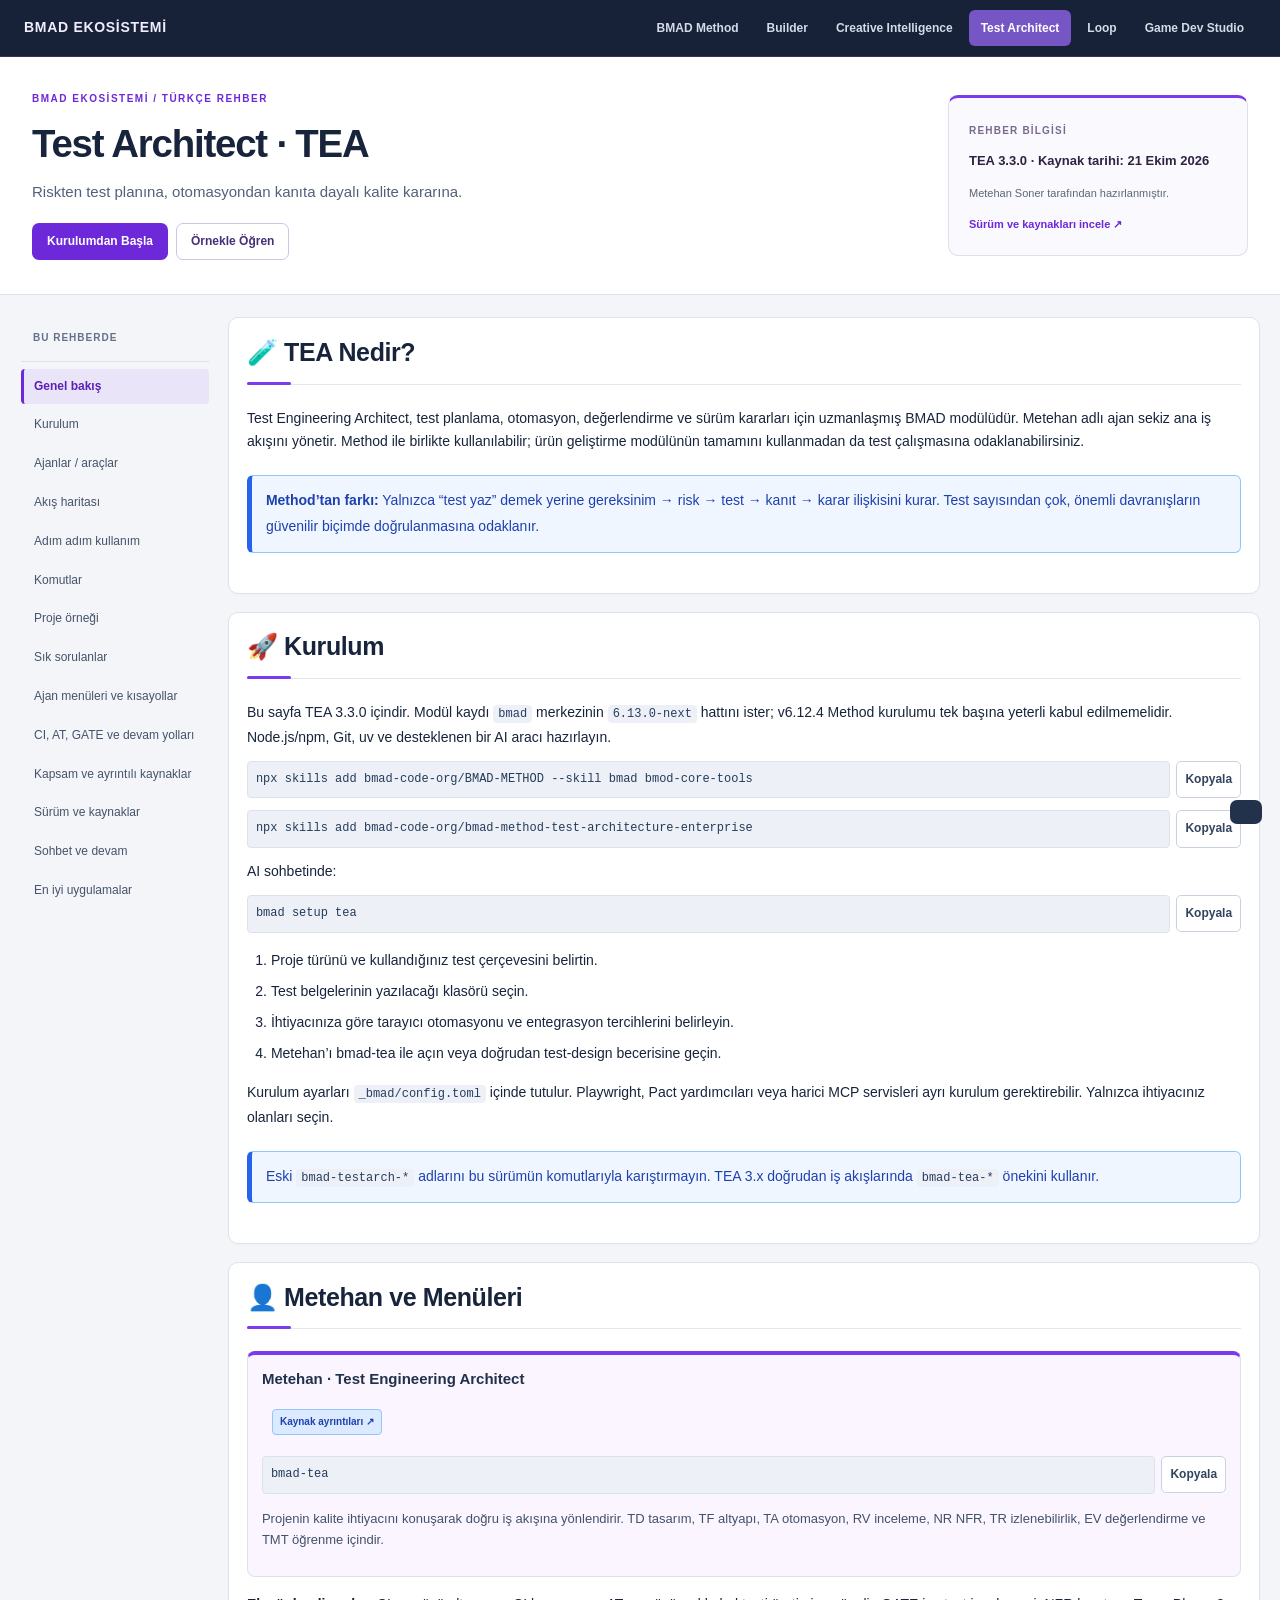
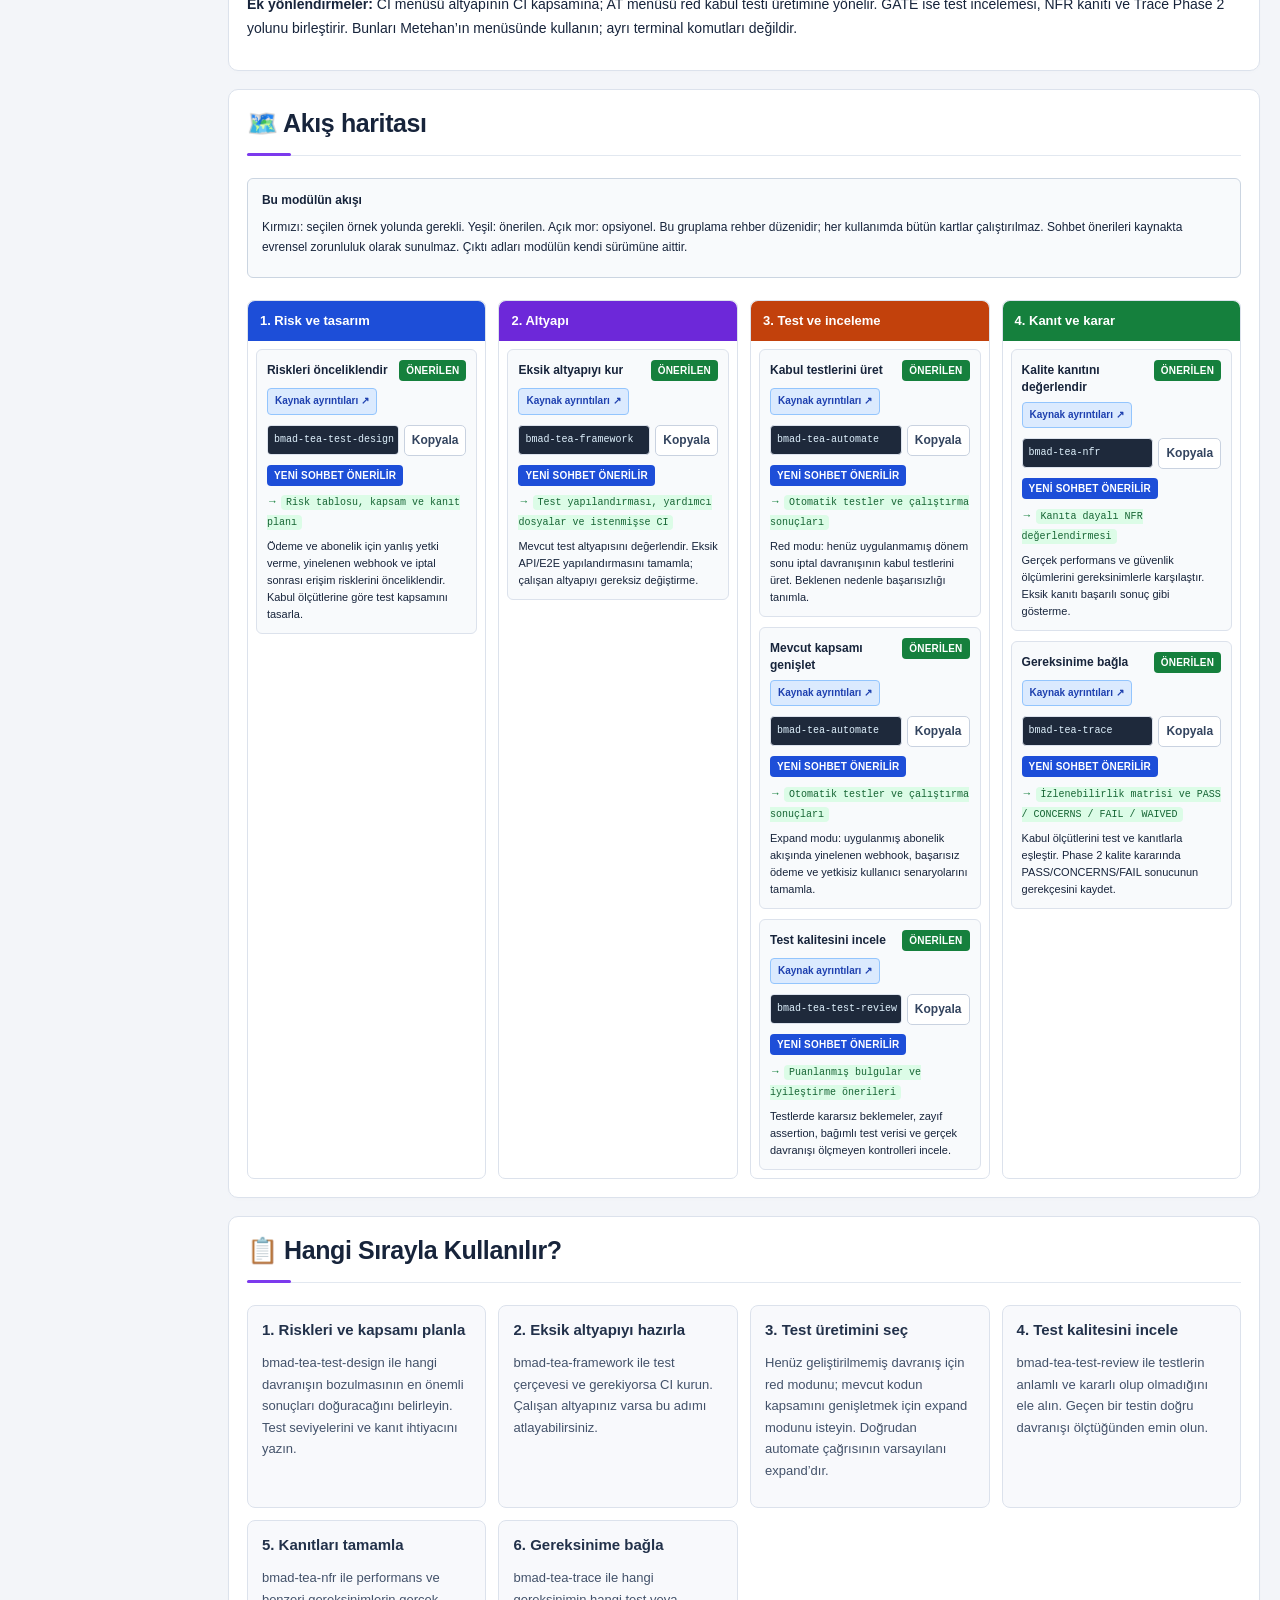
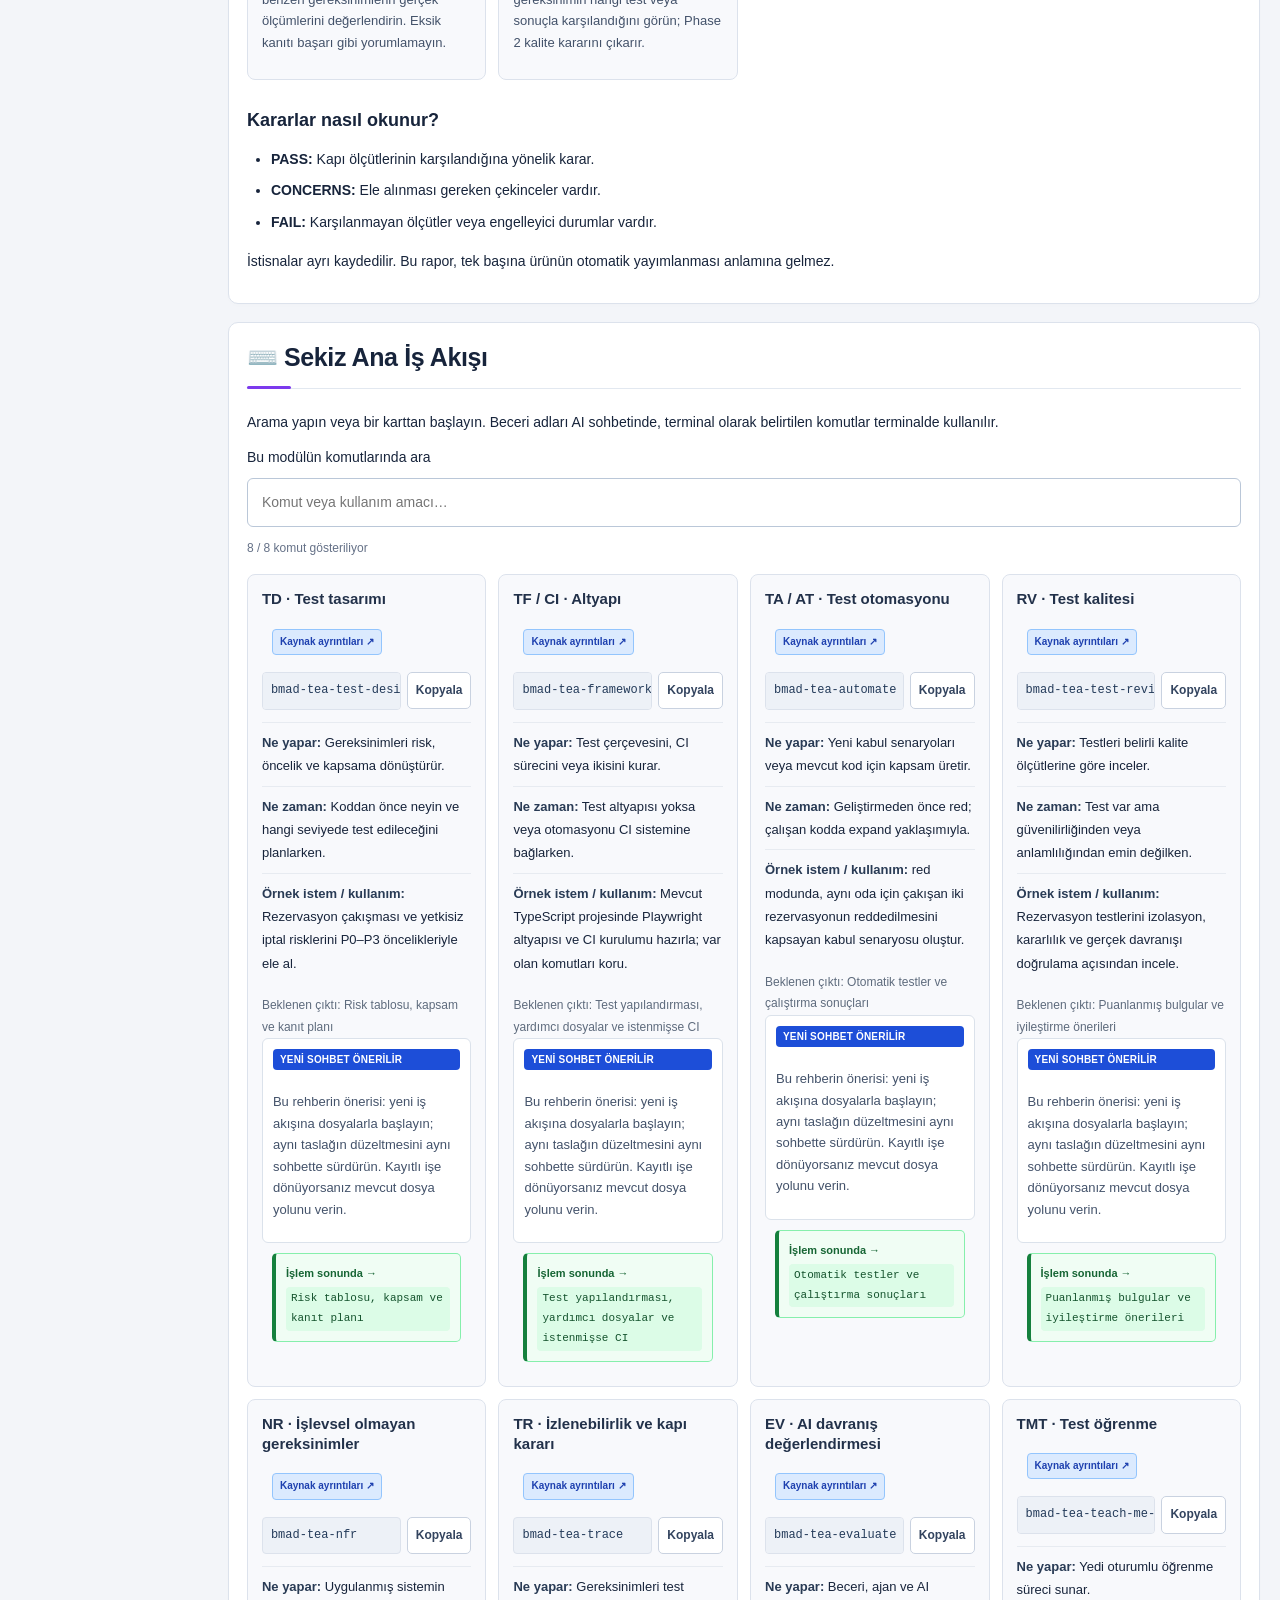
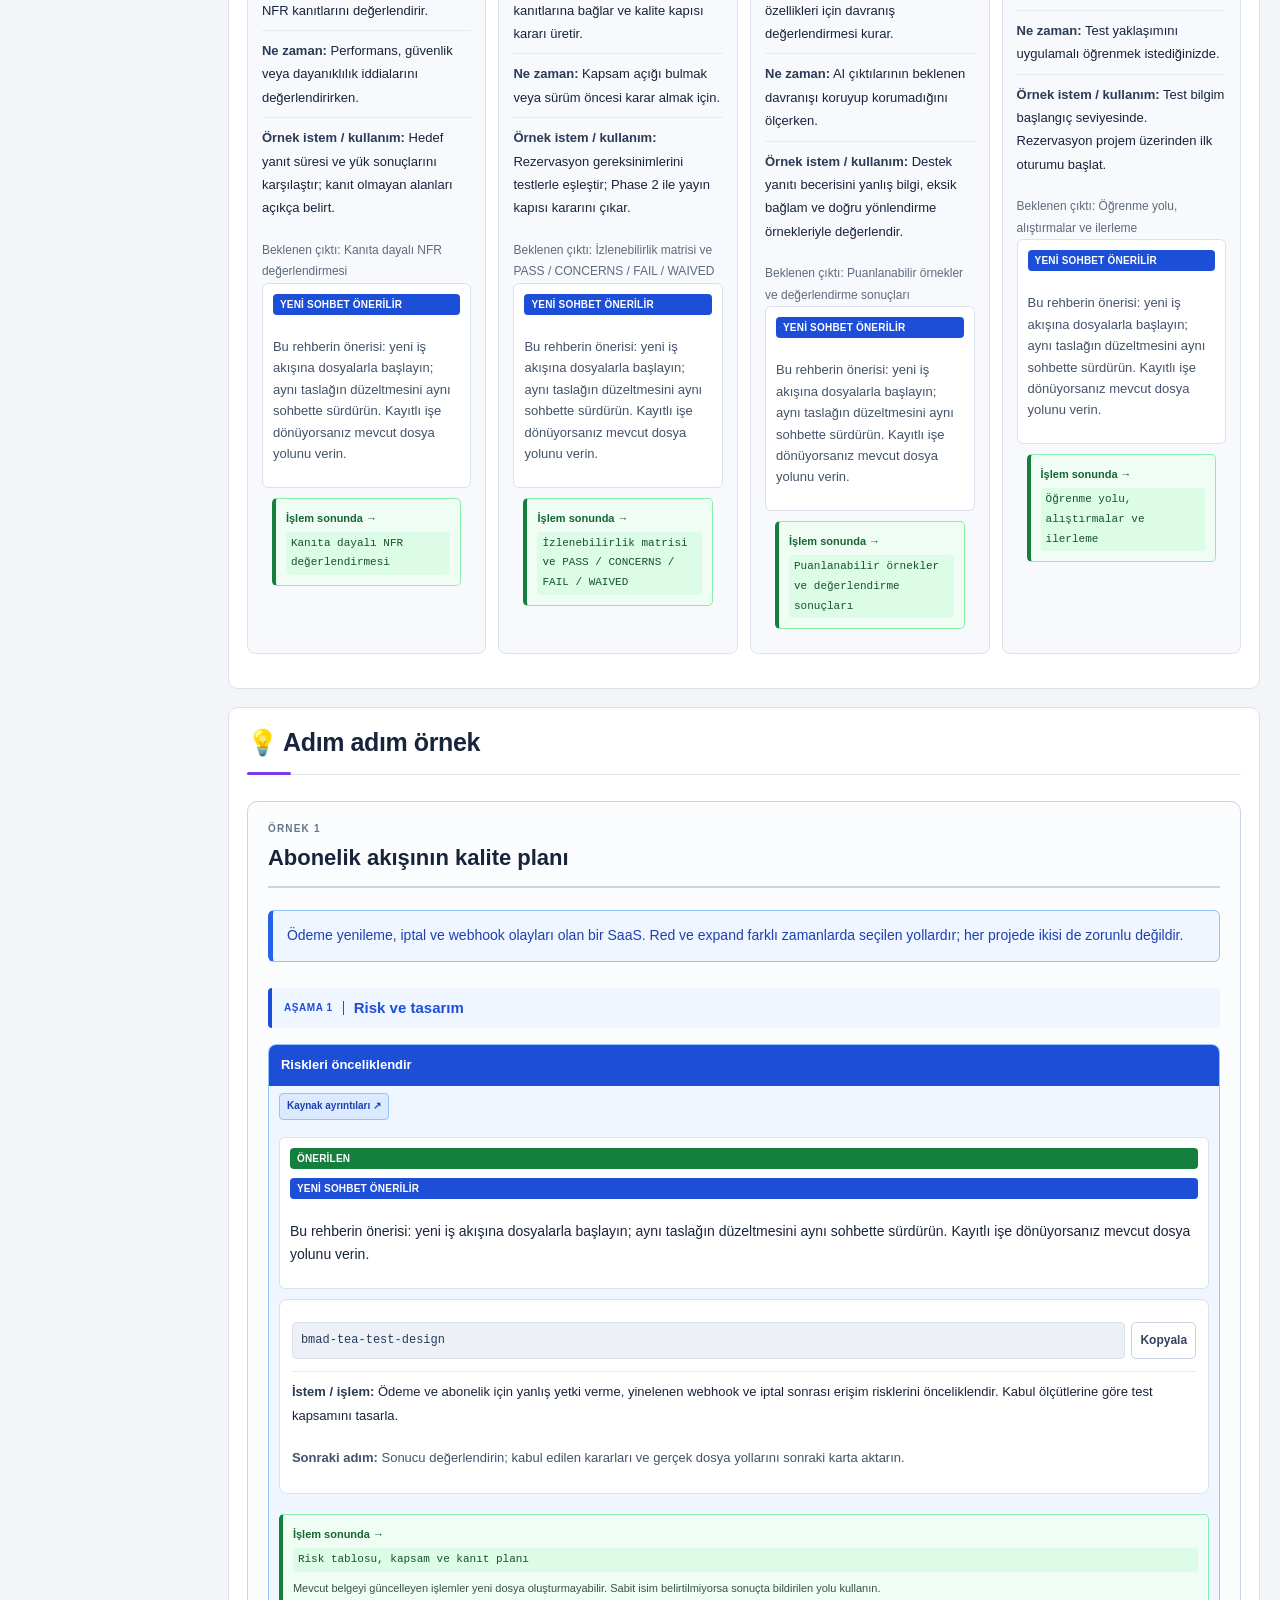
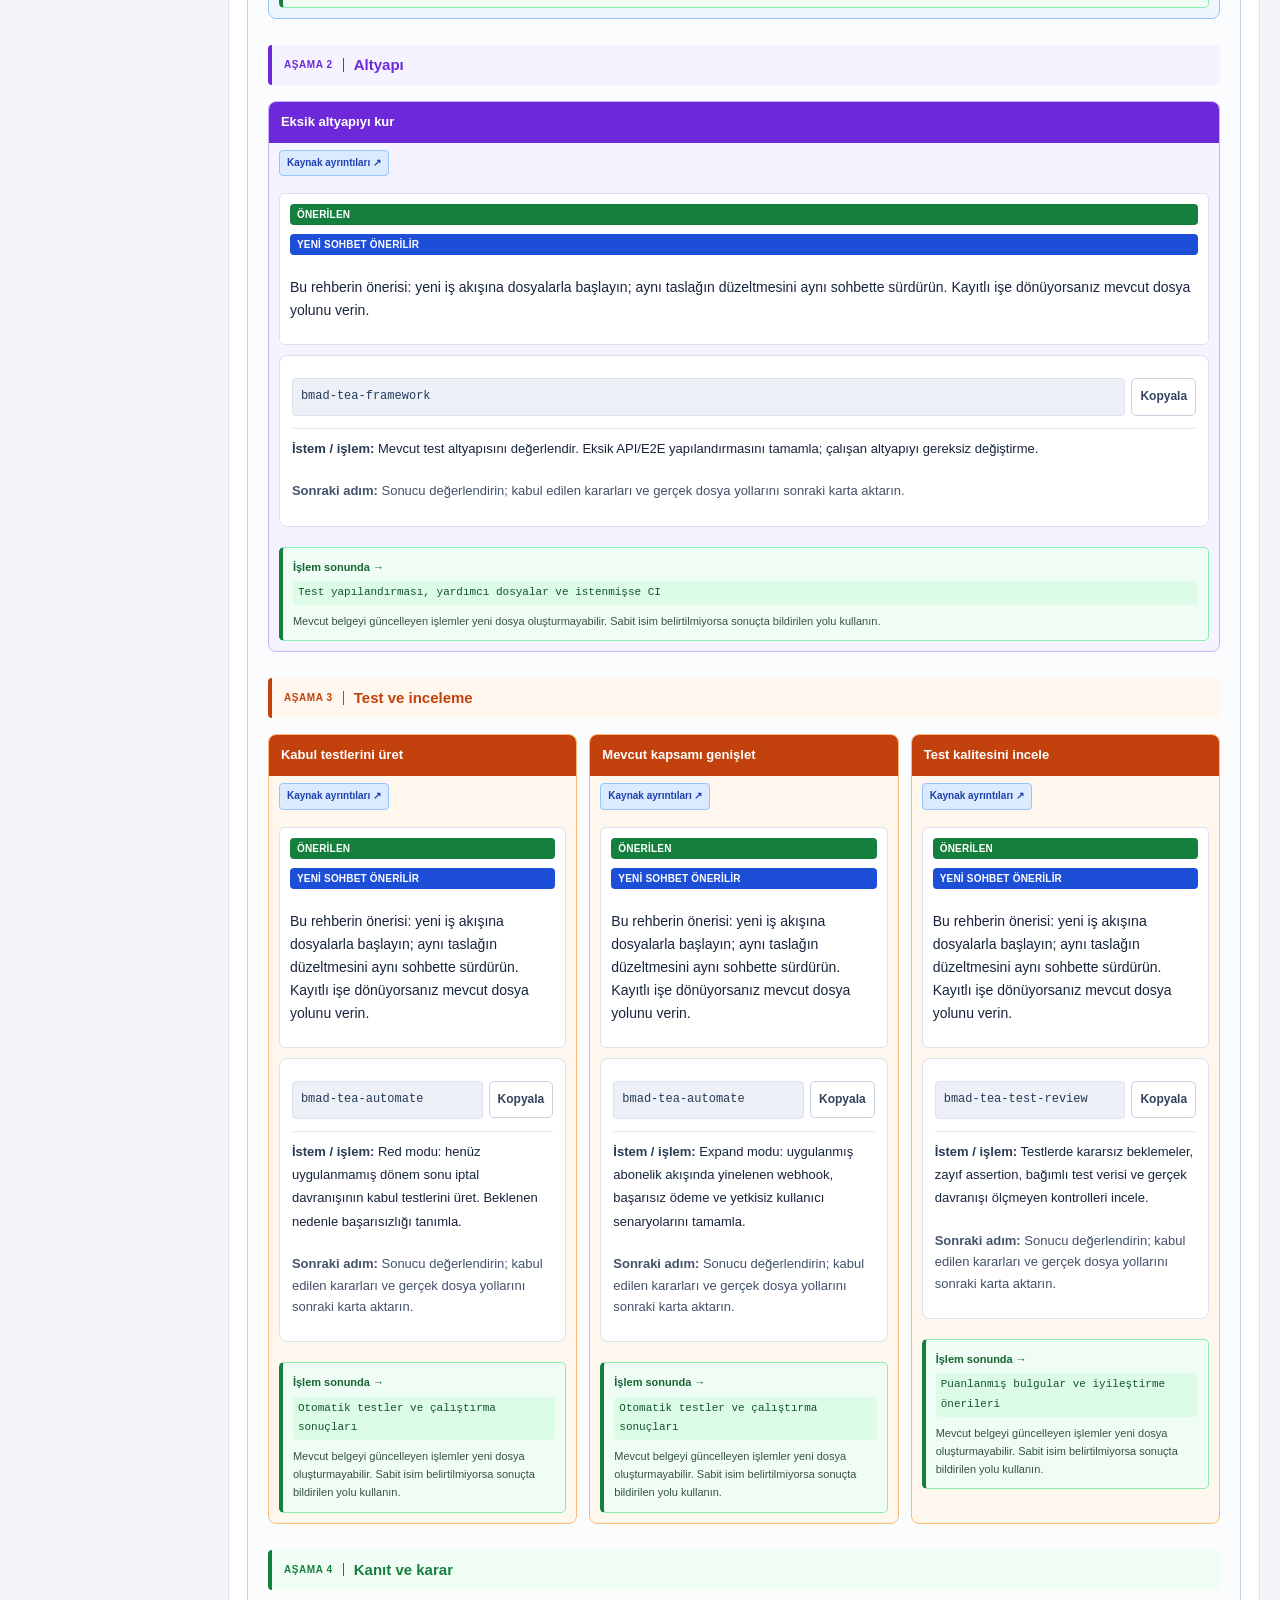
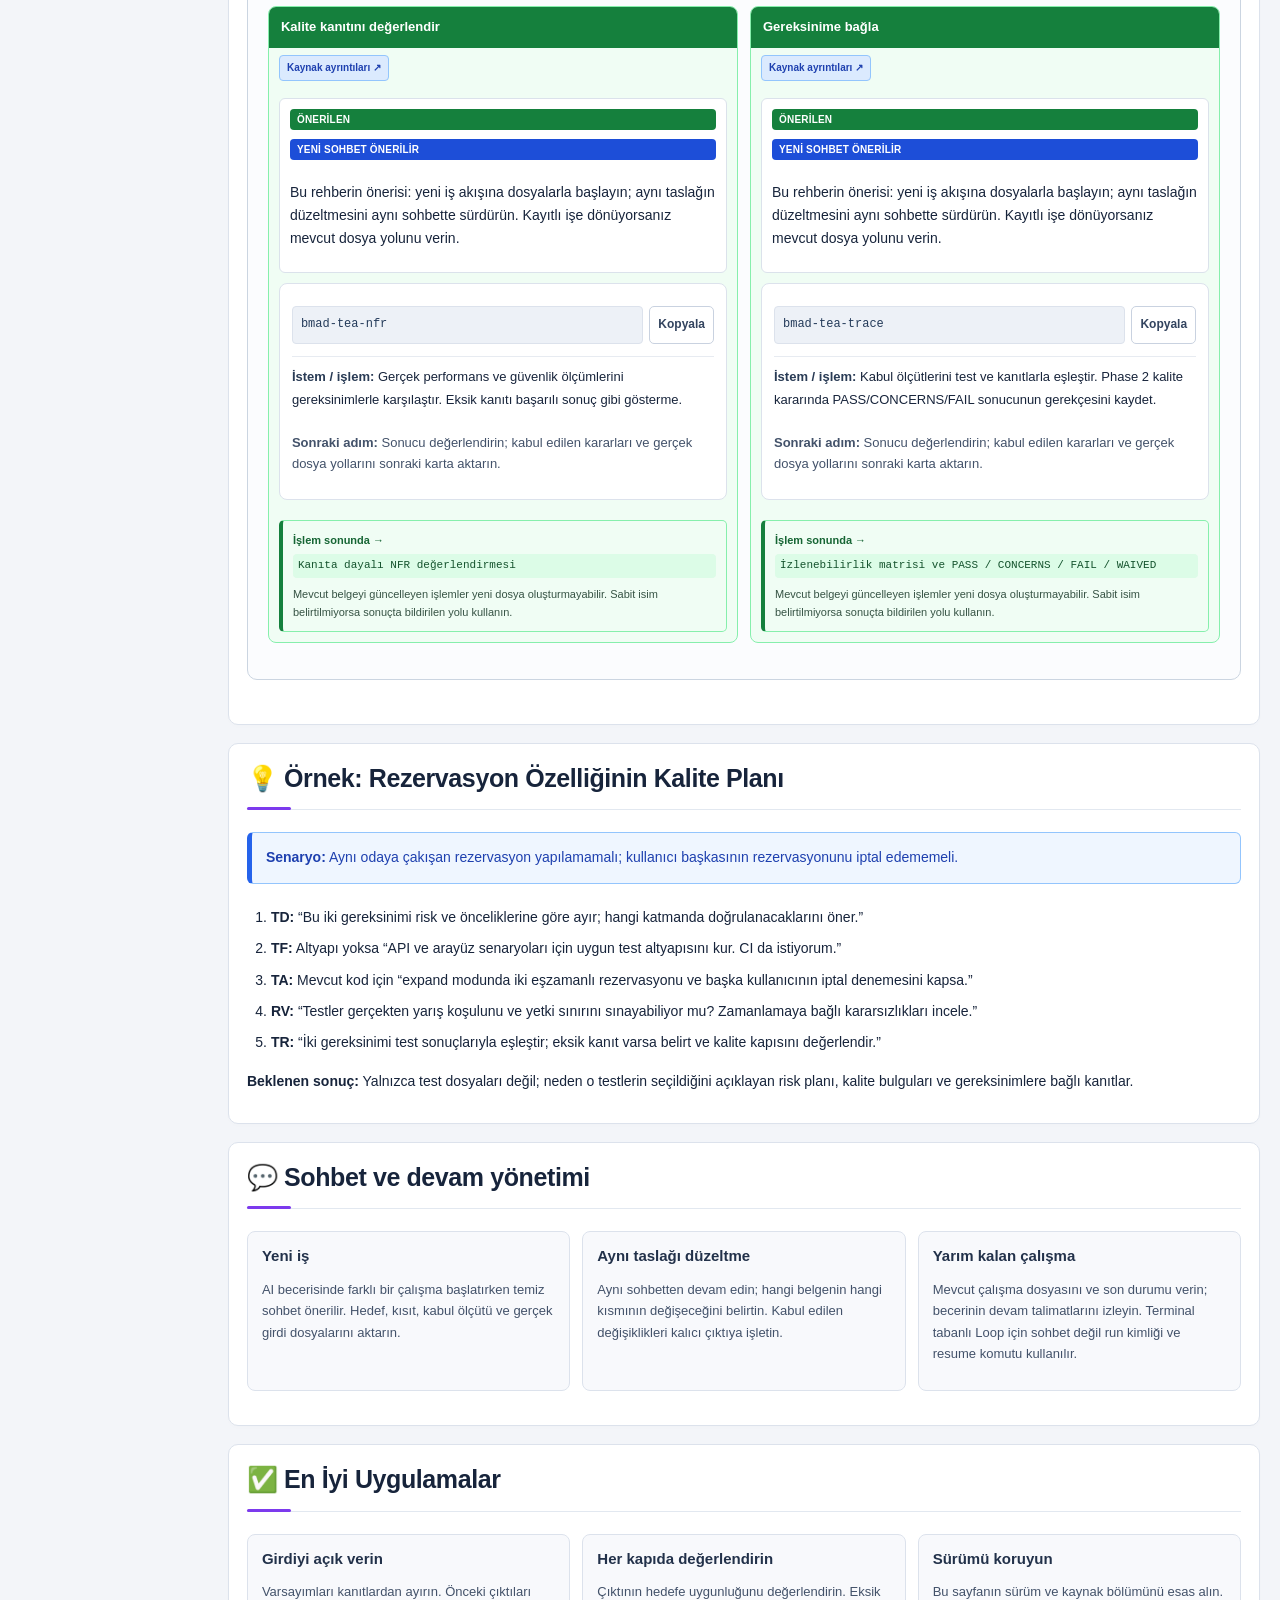
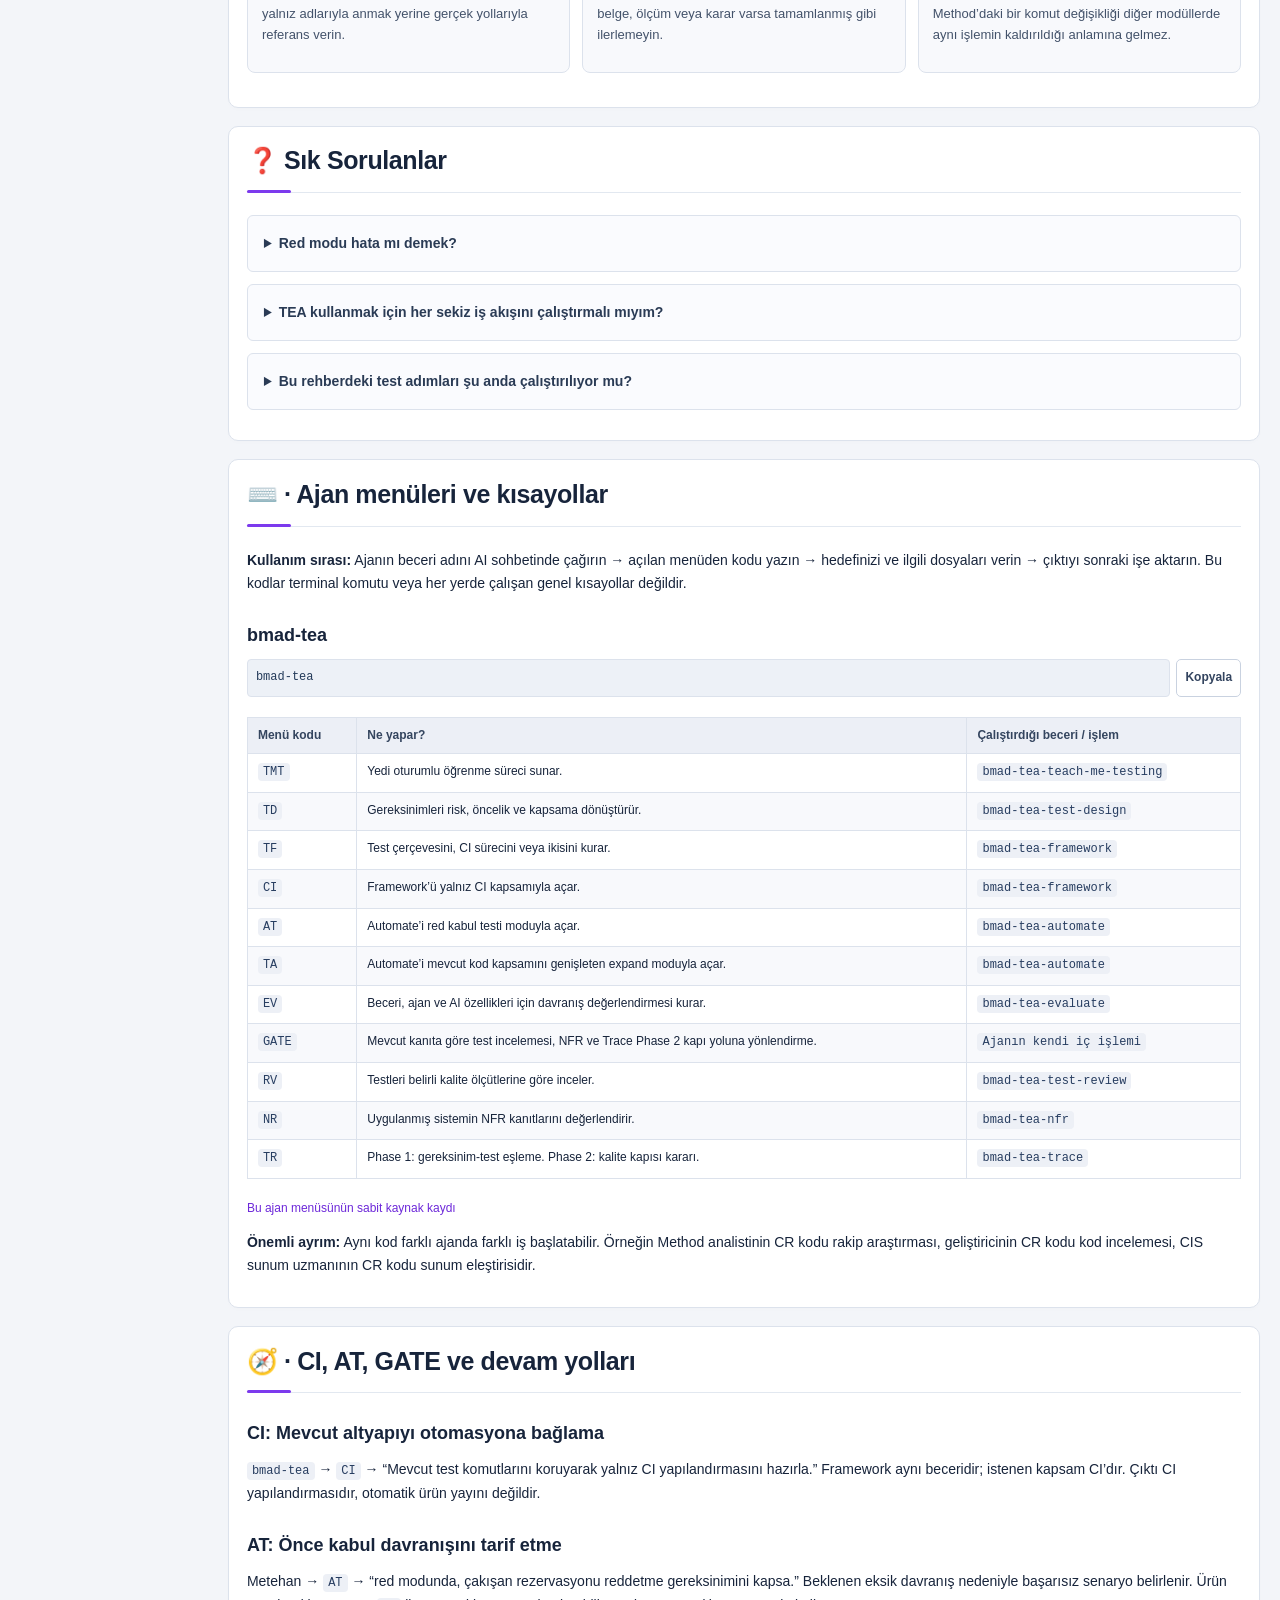
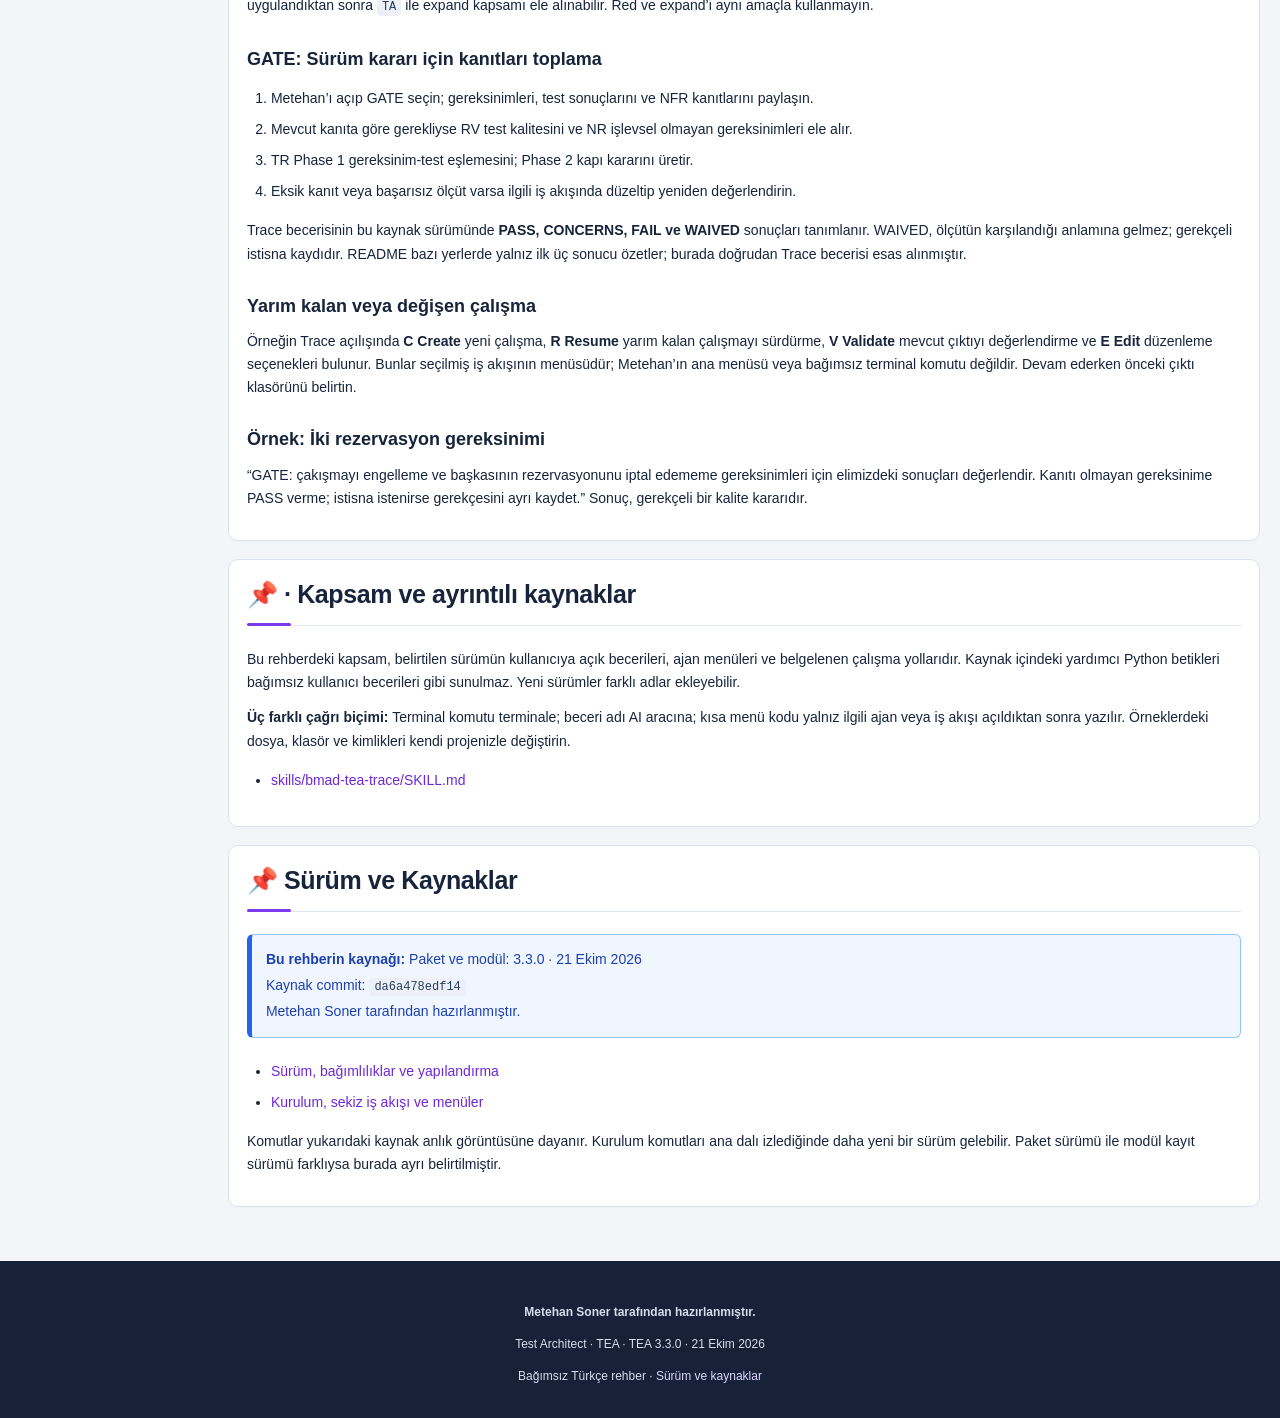
<file: tea.html>
<!DOCTYPE html>
<html lang="tr">
<head>
<meta charset="utf-8">
<meta name="viewport" content="width=device-width,initial-scale=1">
<title>Test Architect · TEA Kullanım Rehberi | Metehan Soner</title>
<meta name="author" content="Metehan Soner">
<meta name="description" content="Riskten test planına, otomasyondan kanıta dayalı kalite kararına.">
<link rel="stylesheet" href="assets/ecosystem.css?v=80b527e47e5f">
<script src="assets/guide.js?v=de230318d79e" defer>
</script>
</head>
<body id="top">
<a class="skip" href="#overview">İçeriğe geç</a>
<nav class="top-nav" aria-label="Ekosistemler">
<div class="nav-content">
<a class="logo" href="index.html">BMAD EKOSİSTEMİ</a>
<button id="menu-toggle" aria-controls="sidebar" aria-expanded="false">Menü ☰</button>
<ul class="nav-menu ecosystem-menu" id="sidebar">
<li>
<a href="index.html">BMAD Method</a>
</li>
<li>
<a href="builder.html">Builder</a>
</li>
<li>
<a href="cis.html">Creative Intelligence</a>
</li>
<li>
<a href="tea.html" class="current" aria-current="page">Test Architect</a>
</li>
<li>
<a href="loop.html">Loop</a>
</li>
<li>
<a href="game-dev.html">Game Dev Studio</a>
</li>
</ul>
</div>
</nav>
<section class="hero"><div class="hero-inner"><div class="hero-copy"><span class="hero-eyebrow">BMAD EKOSİSTEMİ / TÜRKÇE REHBER</span>
<h1>Test Architect · TEA</h1>
<p>Riskten test planına, otomasyondan kanıta dayalı kalite kararına.</p>
<div class="hero-buttons">
<a class="btn btn-primary" href="#installation">Kurulumdan Başla</a>
<a class="btn btn-secondary" href="#examples">Örnekle Öğren</a>
</div>


</div><aside class="hero-meta"><span class="hero-meta-label">REHBER BİLGİSİ</span><div class="version-badge module-version">TEA 3.3.0 · Kaynak tarihi: 21 Ekim 2026</div><p class="credit">Metehan Soner tarafından hazırlanmıştır.</p><a class="hero-source" href="#version">Sürüm ve kaynakları incele ↗</a></aside></div></section>
<main class="container">
<nav class="local-menu" aria-label="Bu rehberin bölümleri">
<a href="#overview">Genel bakış</a>
<a href="#installation">Kurulum</a>
<a href="#agents">Ajanlar / araçlar</a>
<a href="#phase-board">Akış haritası</a><a href="#workflows">Adım adım kullanım</a>
<a href="#commands">Komutlar</a>
<a href="#examples">Proje örneği</a>
<a href="#faq">Sık sorulanlar</a>
<a href="#shortcuts">Ajan menüleri ve kısayollar</a>
<a href="#routes">CI, AT, GATE ve devam yolları</a>
<a href="#coverage">Kapsam ve ayrıntılı kaynaklar</a>
<a href="#version">Sürüm ve kaynaklar</a>
<a href="#chat-guide">Sohbet ve devam</a><a href="#best-practices">En iyi uygulamalar</a></nav>
<div class="guide-content">
<section class="section" id="overview">
<h2>🧪 TEA Nedir?</h2>
<p>Test Engineering Architect, test planlama, otomasyon, değerlendirme ve sürüm kararları için uzmanlaşmış BMAD modülüdür. Metehan adlı ajan sekiz ana iş akışını yönetir. Method ile birlikte kullanılabilir; ürün geliştirme modülünün tamamını kullanmadan da test çalışmasına odaklanabilirsiniz.</p>
<div class="alert alert-info">
<strong>Method’tan farkı:</strong> Yalnızca “test yaz” demek yerine gereksinim → risk → test → kanıt → karar ilişkisini kurar. Test sayısından çok, önemli davranışların güvenilir biçimde doğrulanmasına odaklanır.</div>
</section>
<section class="section" id="installation">
<h2>🚀 Kurulum</h2>
<p>Bu sayfa TEA 3.3.0 içindir. Modül kaydı <code>bmad</code> merkezinin <code>6.13.0-next</code> hattını ister; v6.12.4 Method kurulumu tek başına yeterli kabul edilmemelidir. Node.js/npm, Git, uv ve desteklenen bir AI aracı hazırlayın.</p>
<div class="cmd-wrapper">
<code class="cmd">npx skills add bmad-code-org/BMAD-METHOD --skill bmad bmod-core-tools</code>
<button class="copy-text" data-copy="npx skills add bmad-code-org/BMAD-METHOD --skill bmad bmod-core-tools" aria-label="Komutu kopyala: npx skills add bmad-code-org/BMAD-METHOD --skill bmad bmod-core-tools">Kopyala</button>
</div>
<div class="cmd-wrapper">
<code class="cmd">npx skills add bmad-code-org/bmad-method-test-architecture-enterprise</code>
<button class="copy-text" data-copy="npx skills add bmad-code-org/bmad-method-test-architecture-enterprise" aria-label="Komutu kopyala: npx skills add bmad-code-org/bmad-method-test-architecture-enterprise">Kopyala</button>
</div>
<p>AI sohbetinde:</p>
<div class="cmd-wrapper">
<code class="cmd">bmad setup tea</code>
<button class="copy-text" data-copy="bmad setup tea" aria-label="Komutu kopyala: bmad setup tea">Kopyala</button>
</div>
<ol>
<li>Proje türünü ve kullandığınız test çerçevesini belirtin.</li>
<li>Test belgelerinin yazılacağı klasörü seçin.</li>
<li>İhtiyacınıza göre tarayıcı otomasyonu ve entegrasyon tercihlerini belirleyin.</li>
<li>Metehan’ı bmad-tea ile açın veya doğrudan test-design becerisine geçin.</li>
</ol>
<p>Kurulum ayarları <code>_bmad/config.toml</code> içinde tutulur. Playwright, Pact yardımcıları veya harici MCP servisleri ayrı kurulum gerektirebilir. Yalnızca ihtiyacınız olanları seçin.</p>
<div class="alert alert-info">Eski <code>bmad-testarch-*</code> adlarını bu sürümün komutlarıyla karıştırmayın. TEA 3.x doğrudan iş akışlarında <code>bmad-tea-*</code> önekini kullanır.</div>
</section>
<section class="section" id="agents">
<h2>👤 Metehan ve Menüleri</h2>
<div class="agents-grid">
<article class="agent-card">
<h3>Metehan · Test Engineering Architect</h3>
<div class="cmd-wrapper">
<code class="cmd">bmad-tea</code>
<button class="copy-text" data-copy="bmad-tea" aria-label="Komutu kopyala: bmad-tea">Kopyala</button>
</div>
<p>Projenin kalite ihtiyacını konuşarak doğru iş akışına yönlendirir. TD tasarım, TF altyapı, TA otomasyon, RV inceleme, NR NFR, TR izlenebilirlik, EV değerlendirme ve TMT öğrenme içindir.</p>
</article>
</div>
<p>
<strong>Ek yönlendirmeler:</strong> CI menüsü altyapının CI kapsamına; AT menüsü red kabul testi üretimine yönelir. GATE ise test incelemesi, NFR kanıtı ve Trace Phase 2 yolunu birleştirir. Bunları Metehan’ın menüsünde kullanın; ayrı terminal komutları değildir.</p>
</section>
<section class="section" id="phase-board"><h2>🗺️ Akış haritası</h2><div class="flow-legend"><strong>Bu modülün akışı</strong><p>Kırmızı: seçilen örnek yolunda gerekli. Yeşil: önerilen. Açık mor: opsiyonel. Bu gruplama rehber düzenidir; her kullanımda bütün kartlar çalıştırılmaz. Sohbet önerileri kaynakta evrensel zorunluluk olarak sunulmaz. Çıktı adları modülün kendi sürümüne aittir.</p></div><div class="phase-board"><div class="board-column"><h3 class="phase-header phase-1">1. Risk ve tasarım</h3><div class="board-stack"><article class="board-item"><div class="board-item-title"><h4>Riskleri önceliklendir</h4><span class="flow-badge flow-recommended">ÖNERİLEN</span></div><div class="cmd-wrapper"><code class="cmd">bmad-tea-test-design</code><button class="copy-text" data-copy="bmad-tea-test-design">Kopyala</button></div><span class="flow-badge chat-fresh">YENİ SOHBET ÖNERİLİR</span><div class="board-output">→ <code>Risk tablosu, kapsam ve kanıt planı</code></div><p>Ödeme ve abonelik için yanlış yetki verme, yinelenen webhook ve iptal sonrası erişim risklerini önceliklendir. Kabul ölçütlerine göre test kapsamını tasarla.</p></article></div></div><div class="board-column"><h3 class="phase-header phase-2">2. Altyapı</h3><div class="board-stack"><article class="board-item"><div class="board-item-title"><h4>Eksik altyapıyı kur</h4><span class="flow-badge flow-recommended">ÖNERİLEN</span></div><div class="cmd-wrapper"><code class="cmd">bmad-tea-framework</code><button class="copy-text" data-copy="bmad-tea-framework">Kopyala</button></div><span class="flow-badge chat-fresh">YENİ SOHBET ÖNERİLİR</span><div class="board-output">→ <code>Test yapılandırması, yardımcı dosyalar ve istenmişse CI</code></div><p>Mevcut test altyapısını değerlendir. Eksik API/E2E yapılandırmasını tamamla; çalışan altyapıyı gereksiz değiştirme.</p></article></div></div><div class="board-column"><h3 class="phase-header phase-3">3. Test ve inceleme</h3><div class="board-stack"><article class="board-item"><div class="board-item-title"><h4>Kabul testlerini üret</h4><span class="flow-badge flow-recommended">ÖNERİLEN</span></div><div class="cmd-wrapper"><code class="cmd">bmad-tea-automate</code><button class="copy-text" data-copy="bmad-tea-automate">Kopyala</button></div><span class="flow-badge chat-fresh">YENİ SOHBET ÖNERİLİR</span><div class="board-output">→ <code>Otomatik testler ve çalıştırma sonuçları</code></div><p>Red modu: henüz uygulanmamış dönem sonu iptal davranışının kabul testlerini üret. Beklenen nedenle başarısızlığı tanımla.</p></article><article class="board-item"><div class="board-item-title"><h4>Mevcut kapsamı genişlet</h4><span class="flow-badge flow-recommended">ÖNERİLEN</span></div><div class="cmd-wrapper"><code class="cmd">bmad-tea-automate</code><button class="copy-text" data-copy="bmad-tea-automate">Kopyala</button></div><span class="flow-badge chat-fresh">YENİ SOHBET ÖNERİLİR</span><div class="board-output">→ <code>Otomatik testler ve çalıştırma sonuçları</code></div><p>Expand modu: uygulanmış abonelik akışında yinelenen webhook, başarısız ödeme ve yetkisiz kullanıcı senaryolarını tamamla.</p></article><article class="board-item"><div class="board-item-title"><h4>Test kalitesini incele</h4><span class="flow-badge flow-recommended">ÖNERİLEN</span></div><div class="cmd-wrapper"><code class="cmd">bmad-tea-test-review</code><button class="copy-text" data-copy="bmad-tea-test-review">Kopyala</button></div><span class="flow-badge chat-fresh">YENİ SOHBET ÖNERİLİR</span><div class="board-output">→ <code>Puanlanmış bulgular ve iyileştirme önerileri</code></div><p>Testlerde kararsız beklemeler, zayıf assertion, bağımlı test verisi ve gerçek davranışı ölçmeyen kontrolleri incele.</p></article></div></div><div class="board-column"><h3 class="phase-header phase-4">4. Kanıt ve karar</h3><div class="board-stack"><article class="board-item"><div class="board-item-title"><h4>Kalite kanıtını değerlendir</h4><span class="flow-badge flow-recommended">ÖNERİLEN</span></div><div class="cmd-wrapper"><code class="cmd">bmad-tea-nfr</code><button class="copy-text" data-copy="bmad-tea-nfr">Kopyala</button></div><span class="flow-badge chat-fresh">YENİ SOHBET ÖNERİLİR</span><div class="board-output">→ <code>Kanıta dayalı NFR değerlendirmesi</code></div><p>Gerçek performans ve güvenlik ölçümlerini gereksinimlerle karşılaştır. Eksik kanıtı başarılı sonuç gibi gösterme.</p></article><article class="board-item"><div class="board-item-title"><h4>Gereksinime bağla</h4><span class="flow-badge flow-recommended">ÖNERİLEN</span></div><div class="cmd-wrapper"><code class="cmd">bmad-tea-trace</code><button class="copy-text" data-copy="bmad-tea-trace">Kopyala</button></div><span class="flow-badge chat-fresh">YENİ SOHBET ÖNERİLİR</span><div class="board-output">→ <code>İzlenebilirlik matrisi ve PASS / CONCERNS / FAIL / WAIVED</code></div><p>Kabul ölçütlerini test ve kanıtlarla eşleştir. Phase 2 kalite kararında PASS/CONCERNS/FAIL sonucunun gerekçesini kaydet.</p></article></div></div></div></section><section class="section" id="workflows">
<h2>📋 Hangi Sırayla Kullanılır?</h2>
<div class="features-grid">
<article class="feature-card">
<h3>1. Riskleri ve kapsamı planla</h3>
<p>bmad-tea-test-design ile hangi davranışın bozulmasının en önemli sonuçları doğuracağını belirleyin. Test seviyelerini ve kanıt ihtiyacını yazın.</p>
</article>
<article class="feature-card">
<h3>2. Eksik altyapıyı hazırla</h3>
<p>bmad-tea-framework ile test çerçevesi ve gerekiyorsa CI kurun. Çalışan altyapınız varsa bu adımı atlayabilirsiniz.</p>
</article>
<article class="feature-card">
<h3>3. Test üretimini seç</h3>
<p>Henüz geliştirilmemiş davranış için red modunu; mevcut kodun kapsamını genişletmek için expand modunu isteyin. Doğrudan automate çağrısının varsayılanı expand’dır.</p>
</article>
<article class="feature-card">
<h3>4. Test kalitesini incele</h3>
<p>bmad-tea-test-review ile testlerin anlamlı ve kararlı olup olmadığını ele alın. Geçen bir testin doğru davranışı ölçtüğünden emin olun.</p>
</article>
<article class="feature-card">
<h3>5. Kanıtları tamamla</h3>
<p>bmad-tea-nfr ile performans ve benzeri gereksinimlerin gerçek ölçümlerini değerlendirin. Eksik kanıtı başarı gibi yorumlamayın.</p>
</article>
<article class="feature-card">
<h3>6. Gereksinime bağla</h3>
<p>bmad-tea-trace ile hangi gereksinimin hangi test veya sonuçla karşılandığını görün; Phase 2 kalite kararını çıkarır.</p>
</article>
</div>
<h3>Kararlar nasıl okunur?</h3>
<ul>
<li>
<strong>PASS:</strong> Kapı ölçütlerinin karşılandığına yönelik karar.</li>
<li>
<strong>CONCERNS:</strong> Ele alınması gereken çekinceler vardır.</li>
<li>
<strong>FAIL:</strong> Karşılanmayan ölçütler veya engelleyici durumlar vardır.</li>
</ul>
<p>İstisnalar ayrı kaydedilir. Bu rapor, tek başına ürünün otomatik yayımlanması anlamına gelmez.</p>
</section>
<section class="section" id="commands">
<h2>⌨️ Sekiz Ana İş Akışı</h2>
<p>Arama yapın veya bir karttan başlayın. Beceri adları AI sohbetinde, terminal olarak belirtilen komutlar terminalde kullanılır.</p>
<label for="command-search">Bu modülün komutlarında ara</label>
<input id="command-search" type="search" placeholder="Komut veya kullanım amacı…">
<p id="result-count" role="status">
</p>
<div class="features-grid">
<article class="workflow-item command">
<h3>TD · Test tasarımı</h3>
<div class="cmd-wrapper">
<code class="cmd">bmad-tea-test-design</code>
<button class="copy-text" data-copy="bmad-tea-test-design" aria-label="Komutu kopyala: bmad-tea-test-design">Kopyala</button>
</div>
<div class="usage-row">
<strong>Ne yapar:</strong> Gereksinimleri risk, öncelik ve kapsama dönüştürür.</div>
<div class="usage-row">
<strong>Ne zaman:</strong> Koddan önce neyin ve hangi seviyede test edileceğini planlarken.</div>
<div class="usage-row">
<strong>Örnek istem / kullanım:</strong> Rezervasyon çakışması ve yetkisiz iptal risklerini P0–P3 öncelikleriyle ele al.</div>
<div class="meta">Beklenen çıktı: Risk tablosu, kapsam ve kanıt planı</div>
<div class="flow-guidance"><span class="flow-badge chat-fresh">YENİ SOHBET ÖNERİLİR</span><p>Bu rehberin önerisi: yeni iş akışına dosyalarla başlayın; aynı taslağın düzeltmesini aynı sohbette sürdürün. Kayıtlı işe dönüyorsanız mevcut dosya yolunu verin.</p></div><div class="artifact-output"><strong>İşlem sonunda →</strong><code>Risk tablosu, kapsam ve kanıt planı</code></div></article>
<article class="workflow-item command">
<h3>TF / CI · Altyapı</h3>
<div class="cmd-wrapper">
<code class="cmd">bmad-tea-framework</code>
<button class="copy-text" data-copy="bmad-tea-framework" aria-label="Komutu kopyala: bmad-tea-framework">Kopyala</button>
</div>
<div class="usage-row">
<strong>Ne yapar:</strong> Test çerçevesini, CI sürecini veya ikisini kurar.</div>
<div class="usage-row">
<strong>Ne zaman:</strong> Test altyapısı yoksa veya otomasyonu CI sistemine bağlarken.</div>
<div class="usage-row">
<strong>Örnek istem / kullanım:</strong> Mevcut TypeScript projesinde Playwright altyapısı ve CI kurulumu hazırla; var olan komutları koru.</div>
<div class="meta">Beklenen çıktı: Test yapılandırması, yardımcı dosyalar ve istenmişse CI</div>
<div class="flow-guidance"><span class="flow-badge chat-fresh">YENİ SOHBET ÖNERİLİR</span><p>Bu rehberin önerisi: yeni iş akışına dosyalarla başlayın; aynı taslağın düzeltmesini aynı sohbette sürdürün. Kayıtlı işe dönüyorsanız mevcut dosya yolunu verin.</p></div><div class="artifact-output"><strong>İşlem sonunda →</strong><code>Test yapılandırması, yardımcı dosyalar ve istenmişse CI</code></div></article>
<article class="workflow-item command">
<h3>TA / AT · Test otomasyonu</h3>
<div class="cmd-wrapper">
<code class="cmd">bmad-tea-automate</code>
<button class="copy-text" data-copy="bmad-tea-automate" aria-label="Komutu kopyala: bmad-tea-automate">Kopyala</button>
</div>
<div class="usage-row">
<strong>Ne yapar:</strong> Yeni kabul senaryoları veya mevcut kod için kapsam üretir.</div>
<div class="usage-row">
<strong>Ne zaman:</strong> Geliştirmeden önce red; çalışan kodda expand yaklaşımıyla.</div>
<div class="usage-row">
<strong>Örnek istem / kullanım:</strong> red modunda, aynı oda için çakışan iki rezervasyonun reddedilmesini kapsayan kabul senaryosu oluştur.</div>
<div class="meta">Beklenen çıktı: Otomatik testler ve çalıştırma sonuçları</div>
<div class="flow-guidance"><span class="flow-badge chat-fresh">YENİ SOHBET ÖNERİLİR</span><p>Bu rehberin önerisi: yeni iş akışına dosyalarla başlayın; aynı taslağın düzeltmesini aynı sohbette sürdürün. Kayıtlı işe dönüyorsanız mevcut dosya yolunu verin.</p></div><div class="artifact-output"><strong>İşlem sonunda →</strong><code>Otomatik testler ve çalıştırma sonuçları</code></div></article>
<article class="workflow-item command">
<h3>RV · Test kalitesi</h3>
<div class="cmd-wrapper">
<code class="cmd">bmad-tea-test-review</code>
<button class="copy-text" data-copy="bmad-tea-test-review" aria-label="Komutu kopyala: bmad-tea-test-review">Kopyala</button>
</div>
<div class="usage-row">
<strong>Ne yapar:</strong> Testleri belirli kalite ölçütlerine göre inceler.</div>
<div class="usage-row">
<strong>Ne zaman:</strong> Test var ama güvenilirliğinden veya anlamlılığından emin değilken.</div>
<div class="usage-row">
<strong>Örnek istem / kullanım:</strong> Rezervasyon testlerini izolasyon, kararlılık ve gerçek davranışı doğrulama açısından incele.</div>
<div class="meta">Beklenen çıktı: Puanlanmış bulgular ve iyileştirme önerileri</div>
<div class="flow-guidance"><span class="flow-badge chat-fresh">YENİ SOHBET ÖNERİLİR</span><p>Bu rehberin önerisi: yeni iş akışına dosyalarla başlayın; aynı taslağın düzeltmesini aynı sohbette sürdürün. Kayıtlı işe dönüyorsanız mevcut dosya yolunu verin.</p></div><div class="artifact-output"><strong>İşlem sonunda →</strong><code>Puanlanmış bulgular ve iyileştirme önerileri</code></div></article>
<article class="workflow-item command">
<h3>NR · İşlevsel olmayan gereksinimler</h3>
<div class="cmd-wrapper">
<code class="cmd">bmad-tea-nfr</code>
<button class="copy-text" data-copy="bmad-tea-nfr" aria-label="Komutu kopyala: bmad-tea-nfr">Kopyala</button>
</div>
<div class="usage-row">
<strong>Ne yapar:</strong> Uygulanmış sistemin NFR kanıtlarını değerlendirir.</div>
<div class="usage-row">
<strong>Ne zaman:</strong> Performans, güvenlik veya dayanıklılık iddialarını değerlendirirken.</div>
<div class="usage-row">
<strong>Örnek istem / kullanım:</strong> Hedef yanıt süresi ve yük sonuçlarını karşılaştır; kanıt olmayan alanları açıkça belirt.</div>
<div class="meta">Beklenen çıktı: Kanıta dayalı NFR değerlendirmesi</div>
<div class="flow-guidance"><span class="flow-badge chat-fresh">YENİ SOHBET ÖNERİLİR</span><p>Bu rehberin önerisi: yeni iş akışına dosyalarla başlayın; aynı taslağın düzeltmesini aynı sohbette sürdürün. Kayıtlı işe dönüyorsanız mevcut dosya yolunu verin.</p></div><div class="artifact-output"><strong>İşlem sonunda →</strong><code>Kanıta dayalı NFR değerlendirmesi</code></div></article>
<article class="workflow-item command">
<h3>TR · İzlenebilirlik ve kapı kararı</h3>
<div class="cmd-wrapper">
<code class="cmd">bmad-tea-trace</code>
<button class="copy-text" data-copy="bmad-tea-trace" aria-label="Komutu kopyala: bmad-tea-trace">Kopyala</button>
</div>
<div class="usage-row">
<strong>Ne yapar:</strong> Gereksinimleri test kanıtlarına bağlar ve kalite kapısı kararı üretir.</div>
<div class="usage-row">
<strong>Ne zaman:</strong> Kapsam açığı bulmak veya sürüm öncesi karar almak için.</div>
<div class="usage-row">
<strong>Örnek istem / kullanım:</strong> Rezervasyon gereksinimlerini testlerle eşleştir; Phase 2 ile yayın kapısı kararını çıkar.</div>
<div class="meta">Beklenen çıktı: İzlenebilirlik matrisi ve PASS / CONCERNS / FAIL / WAIVED</div>
<div class="flow-guidance"><span class="flow-badge chat-fresh">YENİ SOHBET ÖNERİLİR</span><p>Bu rehberin önerisi: yeni iş akışına dosyalarla başlayın; aynı taslağın düzeltmesini aynı sohbette sürdürün. Kayıtlı işe dönüyorsanız mevcut dosya yolunu verin.</p></div><div class="artifact-output"><strong>İşlem sonunda →</strong><code>İzlenebilirlik matrisi ve PASS / CONCERNS / FAIL / WAIVED</code></div></article>
<article class="workflow-item command">
<h3>EV · AI davranış değerlendirmesi</h3>
<div class="cmd-wrapper">
<code class="cmd">bmad-tea-evaluate</code>
<button class="copy-text" data-copy="bmad-tea-evaluate" aria-label="Komutu kopyala: bmad-tea-evaluate">Kopyala</button>
</div>
<div class="usage-row">
<strong>Ne yapar:</strong> Beceri, ajan ve AI özellikleri için davranış değerlendirmesi kurar.</div>
<div class="usage-row">
<strong>Ne zaman:</strong> AI çıktılarının beklenen davranışı koruyup korumadığını ölçerken.</div>
<div class="usage-row">
<strong>Örnek istem / kullanım:</strong> Destek yanıtı becerisini yanlış bilgi, eksik bağlam ve doğru yönlendirme örnekleriyle değerlendir.</div>
<div class="meta">Beklenen çıktı: Puanlanabilir örnekler ve değerlendirme sonuçları</div>
<div class="flow-guidance"><span class="flow-badge chat-fresh">YENİ SOHBET ÖNERİLİR</span><p>Bu rehberin önerisi: yeni iş akışına dosyalarla başlayın; aynı taslağın düzeltmesini aynı sohbette sürdürün. Kayıtlı işe dönüyorsanız mevcut dosya yolunu verin.</p></div><div class="artifact-output"><strong>İşlem sonunda →</strong><code>Puanlanabilir örnekler ve değerlendirme sonuçları</code></div></article>
<article class="workflow-item command">
<h3>TMT · Test öğrenme</h3>
<div class="cmd-wrapper">
<code class="cmd">bmad-tea-teach-me-testing</code>
<button class="copy-text" data-copy="bmad-tea-teach-me-testing" aria-label="Komutu kopyala: bmad-tea-teach-me-testing">Kopyala</button>
</div>
<div class="usage-row">
<strong>Ne yapar:</strong> Yedi oturumlu öğrenme süreci sunar.</div>
<div class="usage-row">
<strong>Ne zaman:</strong> Test yaklaşımını uygulamalı öğrenmek istediğinizde.</div>
<div class="usage-row">
<strong>Örnek istem / kullanım:</strong> Test bilgim başlangıç seviyesinde. Rezervasyon projem üzerinden ilk oturumu başlat.</div>
<div class="meta">Beklenen çıktı: Öğrenme yolu, alıştırmalar ve ilerleme</div>
<div class="flow-guidance"><span class="flow-badge chat-fresh">YENİ SOHBET ÖNERİLİR</span><p>Bu rehberin önerisi: yeni iş akışına dosyalarla başlayın; aynı taslağın düzeltmesini aynı sohbette sürdürün. Kayıtlı işe dönüyorsanız mevcut dosya yolunu verin.</p></div><div class="artifact-output"><strong>İşlem sonunda →</strong><code>Öğrenme yolu, alıştırmalar ve ilerleme</code></div></article>
</div>
<p id="no-results" hidden>Sonuç bulunamadı.</p>
</section>
<section class="section" id="examples"><h2>💡 Adım adım örnek</h2><div class="scenario-block"><h3 class="scenario-title"><span class="scenario-label">ÖRNEK 1</span>Abonelik akışının kalite planı</h3><div class="alert alert-info">Ödeme yenileme, iptal ve webhook olayları olan bir SaaS. Red ve expand farklı zamanlarda seçilen yollardır; her projede ikisi de zorunlu değildir.</div><h4 class="scenario-stage stage-1"><span>AŞAMA 1</span>Risk ve tasarım</h4><div class="phases-container"><article class="phase-card"><div class="phase-header phase-1">Riskleri önceliklendir</div><div class="phase-content"><div class="flow-guidance"><span class="flow-badge flow-recommended">ÖNERİLEN</span><span class="flow-badge chat-fresh">YENİ SOHBET ÖNERİLİR</span><p>Bu rehberin önerisi: yeni iş akışına dosyalarla başlayın; aynı taslağın düzeltmesini aynı sohbette sürdürün. Kayıtlı işe dönüyorsanız mevcut dosya yolunu verin.</p></div><div class="workflow-item"><div class="cmd-wrapper"><code class="cmd">bmad-tea-test-design</code><button class="copy-text" data-copy="bmad-tea-test-design">Kopyala</button></div><div class="usage-row"><strong>İstem / işlem:</strong> Ödeme ve abonelik için yanlış yetki verme, yinelenen webhook ve iptal sonrası erişim risklerini önceliklendir. Kabul ölçütlerine göre test kapsamını tasarla.</div><p><strong>Sonraki adım:</strong> Sonucu değerlendirin; kabul edilen kararları ve gerçek dosya yollarını sonraki karta aktarın.</p></div></div><div class="artifact-output"><strong>İşlem sonunda →</strong><code>Risk tablosu, kapsam ve kanıt planı</code><p>Mevcut belgeyi güncelleyen işlemler yeni dosya oluşturmayabilir. Sabit isim belirtilmiyorsa sonuçta bildirilen yolu kullanın.</p></div></article></div><h4 class="scenario-stage stage-2"><span>AŞAMA 2</span>Altyapı</h4><div class="phases-container"><article class="phase-card"><div class="phase-header phase-2">Eksik altyapıyı kur</div><div class="phase-content"><div class="flow-guidance"><span class="flow-badge flow-recommended">ÖNERİLEN</span><span class="flow-badge chat-fresh">YENİ SOHBET ÖNERİLİR</span><p>Bu rehberin önerisi: yeni iş akışına dosyalarla başlayın; aynı taslağın düzeltmesini aynı sohbette sürdürün. Kayıtlı işe dönüyorsanız mevcut dosya yolunu verin.</p></div><div class="workflow-item"><div class="cmd-wrapper"><code class="cmd">bmad-tea-framework</code><button class="copy-text" data-copy="bmad-tea-framework">Kopyala</button></div><div class="usage-row"><strong>İstem / işlem:</strong> Mevcut test altyapısını değerlendir. Eksik API/E2E yapılandırmasını tamamla; çalışan altyapıyı gereksiz değiştirme.</div><p><strong>Sonraki adım:</strong> Sonucu değerlendirin; kabul edilen kararları ve gerçek dosya yollarını sonraki karta aktarın.</p></div></div><div class="artifact-output"><strong>İşlem sonunda →</strong><code>Test yapılandırması, yardımcı dosyalar ve istenmişse CI</code><p>Mevcut belgeyi güncelleyen işlemler yeni dosya oluşturmayabilir. Sabit isim belirtilmiyorsa sonuçta bildirilen yolu kullanın.</p></div></article></div><h4 class="scenario-stage stage-3"><span>AŞAMA 3</span>Test ve inceleme</h4><div class="phases-container"><article class="phase-card"><div class="phase-header phase-3">Kabul testlerini üret</div><div class="phase-content"><div class="flow-guidance"><span class="flow-badge flow-recommended">ÖNERİLEN</span><span class="flow-badge chat-fresh">YENİ SOHBET ÖNERİLİR</span><p>Bu rehberin önerisi: yeni iş akışına dosyalarla başlayın; aynı taslağın düzeltmesini aynı sohbette sürdürün. Kayıtlı işe dönüyorsanız mevcut dosya yolunu verin.</p></div><div class="workflow-item"><div class="cmd-wrapper"><code class="cmd">bmad-tea-automate</code><button class="copy-text" data-copy="bmad-tea-automate">Kopyala</button></div><div class="usage-row"><strong>İstem / işlem:</strong> Red modu: henüz uygulanmamış dönem sonu iptal davranışının kabul testlerini üret. Beklenen nedenle başarısızlığı tanımla.</div><p><strong>Sonraki adım:</strong> Sonucu değerlendirin; kabul edilen kararları ve gerçek dosya yollarını sonraki karta aktarın.</p></div></div><div class="artifact-output"><strong>İşlem sonunda →</strong><code>Otomatik testler ve çalıştırma sonuçları</code><p>Mevcut belgeyi güncelleyen işlemler yeni dosya oluşturmayabilir. Sabit isim belirtilmiyorsa sonuçta bildirilen yolu kullanın.</p></div></article><article class="phase-card"><div class="phase-header phase-3">Mevcut kapsamı genişlet</div><div class="phase-content"><div class="flow-guidance"><span class="flow-badge flow-recommended">ÖNERİLEN</span><span class="flow-badge chat-fresh">YENİ SOHBET ÖNERİLİR</span><p>Bu rehberin önerisi: yeni iş akışına dosyalarla başlayın; aynı taslağın düzeltmesini aynı sohbette sürdürün. Kayıtlı işe dönüyorsanız mevcut dosya yolunu verin.</p></div><div class="workflow-item"><div class="cmd-wrapper"><code class="cmd">bmad-tea-automate</code><button class="copy-text" data-copy="bmad-tea-automate">Kopyala</button></div><div class="usage-row"><strong>İstem / işlem:</strong> Expand modu: uygulanmış abonelik akışında yinelenen webhook, başarısız ödeme ve yetkisiz kullanıcı senaryolarını tamamla.</div><p><strong>Sonraki adım:</strong> Sonucu değerlendirin; kabul edilen kararları ve gerçek dosya yollarını sonraki karta aktarın.</p></div></div><div class="artifact-output"><strong>İşlem sonunda →</strong><code>Otomatik testler ve çalıştırma sonuçları</code><p>Mevcut belgeyi güncelleyen işlemler yeni dosya oluşturmayabilir. Sabit isim belirtilmiyorsa sonuçta bildirilen yolu kullanın.</p></div></article><article class="phase-card"><div class="phase-header phase-3">Test kalitesini incele</div><div class="phase-content"><div class="flow-guidance"><span class="flow-badge flow-recommended">ÖNERİLEN</span><span class="flow-badge chat-fresh">YENİ SOHBET ÖNERİLİR</span><p>Bu rehberin önerisi: yeni iş akışına dosyalarla başlayın; aynı taslağın düzeltmesini aynı sohbette sürdürün. Kayıtlı işe dönüyorsanız mevcut dosya yolunu verin.</p></div><div class="workflow-item"><div class="cmd-wrapper"><code class="cmd">bmad-tea-test-review</code><button class="copy-text" data-copy="bmad-tea-test-review">Kopyala</button></div><div class="usage-row"><strong>İstem / işlem:</strong> Testlerde kararsız beklemeler, zayıf assertion, bağımlı test verisi ve gerçek davranışı ölçmeyen kontrolleri incele.</div><p><strong>Sonraki adım:</strong> Sonucu değerlendirin; kabul edilen kararları ve gerçek dosya yollarını sonraki karta aktarın.</p></div></div><div class="artifact-output"><strong>İşlem sonunda →</strong><code>Puanlanmış bulgular ve iyileştirme önerileri</code><p>Mevcut belgeyi güncelleyen işlemler yeni dosya oluşturmayabilir. Sabit isim belirtilmiyorsa sonuçta bildirilen yolu kullanın.</p></div></article></div><h4 class="scenario-stage stage-4"><span>AŞAMA 4</span>Kanıt ve karar</h4><div class="phases-container"><article class="phase-card"><div class="phase-header phase-4">Kalite kanıtını değerlendir</div><div class="phase-content"><div class="flow-guidance"><span class="flow-badge flow-recommended">ÖNERİLEN</span><span class="flow-badge chat-fresh">YENİ SOHBET ÖNERİLİR</span><p>Bu rehberin önerisi: yeni iş akışına dosyalarla başlayın; aynı taslağın düzeltmesini aynı sohbette sürdürün. Kayıtlı işe dönüyorsanız mevcut dosya yolunu verin.</p></div><div class="workflow-item"><div class="cmd-wrapper"><code class="cmd">bmad-tea-nfr</code><button class="copy-text" data-copy="bmad-tea-nfr">Kopyala</button></div><div class="usage-row"><strong>İstem / işlem:</strong> Gerçek performans ve güvenlik ölçümlerini gereksinimlerle karşılaştır. Eksik kanıtı başarılı sonuç gibi gösterme.</div><p><strong>Sonraki adım:</strong> Sonucu değerlendirin; kabul edilen kararları ve gerçek dosya yollarını sonraki karta aktarın.</p></div></div><div class="artifact-output"><strong>İşlem sonunda →</strong><code>Kanıta dayalı NFR değerlendirmesi</code><p>Mevcut belgeyi güncelleyen işlemler yeni dosya oluşturmayabilir. Sabit isim belirtilmiyorsa sonuçta bildirilen yolu kullanın.</p></div></article><article class="phase-card"><div class="phase-header phase-4">Gereksinime bağla</div><div class="phase-content"><div class="flow-guidance"><span class="flow-badge flow-recommended">ÖNERİLEN</span><span class="flow-badge chat-fresh">YENİ SOHBET ÖNERİLİR</span><p>Bu rehberin önerisi: yeni iş akışına dosyalarla başlayın; aynı taslağın düzeltmesini aynı sohbette sürdürün. Kayıtlı işe dönüyorsanız mevcut dosya yolunu verin.</p></div><div class="workflow-item"><div class="cmd-wrapper"><code class="cmd">bmad-tea-trace</code><button class="copy-text" data-copy="bmad-tea-trace">Kopyala</button></div><div class="usage-row"><strong>İstem / işlem:</strong> Kabul ölçütlerini test ve kanıtlarla eşleştir. Phase 2 kalite kararında PASS/CONCERNS/FAIL sonucunun gerekçesini kaydet.</div><p><strong>Sonraki adım:</strong> Sonucu değerlendirin; kabul edilen kararları ve gerçek dosya yollarını sonraki karta aktarın.</p></div></div><div class="artifact-output"><strong>İşlem sonunda →</strong><code>İzlenebilirlik matrisi ve PASS / CONCERNS / FAIL / WAIVED</code><p>Mevcut belgeyi güncelleyen işlemler yeni dosya oluşturmayabilir. Sabit isim belirtilmiyorsa sonuçta bildirilen yolu kullanın.</p></div></article></div></div></section><section class="section" id="example-reference">
<h2>💡 Örnek: Rezervasyon Özelliğinin Kalite Planı</h2>
<div class="alert alert-info">
<strong>Senaryo:</strong> Aynı odaya çakışan rezervasyon yapılamamalı; kullanıcı başkasının rezervasyonunu iptal edememeli.</div>
<ol>
<li>
<strong>TD:</strong> “Bu iki gereksinimi risk ve önceliklerine göre ayır; hangi katmanda doğrulanacaklarını öner.”</li>
<li>
<strong>TF:</strong> Altyapı yoksa “API ve arayüz senaryoları için uygun test altyapısını kur. CI da istiyorum.”</li>
<li>
<strong>TA:</strong> Mevcut kod için “expand modunda iki eşzamanlı rezervasyonu ve başka kullanıcının iptal denemesini kapsa.”</li>
<li>
<strong>RV:</strong> “Testler gerçekten yarış koşulunu ve yetki sınırını sınayabiliyor mu? Zamanlamaya bağlı kararsızlıkları incele.”</li>
<li>
<strong>TR:</strong> “İki gereksinimi test sonuçlarıyla eşleştir; eksik kanıt varsa belirt ve kalite kapısını değerlendir.”</li>
</ol>
<p>
<strong>Beklenen sonuç:</strong> Yalnızca test dosyaları değil; neden o testlerin seçildiğini açıklayan risk planı, kalite bulguları ve gereksinimlere bağlı kanıtlar.</p>
</section>
<section class="section" id="chat-guide"><h2>💬 Sohbet ve devam yönetimi</h2><div class="features-grid"><article class="feature-card"><h3>Yeni iş</h3><p>AI becerisinde farklı bir çalışma başlatırken temiz sohbet önerilir. Hedef, kısıt, kabul ölçütü ve gerçek girdi dosyalarını aktarın.</p></article><article class="feature-card"><h3>Aynı taslağı düzeltme</h3><p>Aynı sohbetten devam edin; hangi belgenin hangi kısmının değişeceğini belirtin. Kabul edilen değişiklikleri kalıcı çıktıya işletin.</p></article><article class="feature-card"><h3>Yarım kalan çalışma</h3><p>Mevcut çalışma dosyasını ve son durumu verin; becerinin devam talimatlarını izleyin. Terminal tabanlı Loop için sohbet değil run kimliği ve resume komutu kullanılır.</p></article></div></section><section class="section" id="best-practices"><h2>✅ En İyi Uygulamalar</h2><div class="features-grid"><article class="feature-card"><h3>Girdiyi açık verin</h3><p>Varsayımları kanıtlardan ayırın. Önceki çıktıları yalnız adlarıyla anmak yerine gerçek yollarıyla referans verin.</p></article><article class="feature-card"><h3>Her kapıda değerlendirin</h3><p>Çıktının hedefe uygunluğunu değerlendirin. Eksik belge, ölçüm veya karar varsa tamamlanmış gibi ilerlemeyin.</p></article><article class="feature-card"><h3>Sürümü koruyun</h3><p>Bu sayfanın sürüm ve kaynak bölümünü esas alın. Method’daki bir komut değişikliği diğer modüllerde aynı işlemin kaldırıldığı anlamına gelmez.</p></article></div></section><section class="section" id="faq">
<h2>❓ Sık Sorulanlar</h2>
<details>
<summary>Red modu hata mı demek?</summary>
<p>Henüz uygulanmamış davranışın kabul testinin beklenen nedenle başarısız olduğunu göstermeyi hedefler. Altyapı hatası veya yanlış testten kaynaklanan başarısızlık aynı şey değildir.</p>
</details>
<details>
<summary>TEA kullanmak için her sekiz iş akışını çalıştırmalı mıyım?</summary>
<p>Hayır. Mevcut testleri incelemek için doğrudan test-review, test öğrenmek için teach-me-testing ile başlayabilirsiniz.</p>
</details>
<details>
<summary>Bu rehberdeki test adımları şu anda çalıştırılıyor mu?</summary>
<p>Hayır. Bunlar TEA kullanıcısına yönelik kullanım talimatlarıdır; bu rehberin hazırlanması sırasında çalıştırılmış testler değildir.</p>
</details>
</section>
<section class="section" id="shortcuts"><h2>⌨️ · Ajan menüleri ve kısayollar</h2><p><strong>Kullanım sırası:</strong> Ajanın beceri adını AI sohbetinde çağırın → açılan menüden kodu yazın → hedefinizi ve ilgili dosyaları verin → çıktıyı sonraki işe aktarın. Bu kodlar terminal komutu veya her yerde çalışan genel kısayollar değildir.</p><h3>bmad-tea</h3><div class="cmd-wrapper"><code class="cmd">bmad-tea</code><button class="copy-text" data-copy="bmad-tea">Kopyala</button></div><div class="reference-table"><table><thead><tr><th>Menü kodu</th><th>Ne yapar?</th><th>Çalıştırdığı beceri / işlem</th></tr></thead><tbody><tr><td><code>TMT</code></td><td>Yedi oturumlu öğrenme süreci sunar.</td><td><code>bmad-tea-teach-me-testing</code></td></tr><tr><td><code>TD</code></td><td>Gereksinimleri risk, öncelik ve kapsama dönüştürür.</td><td><code>bmad-tea-test-design</code></td></tr><tr><td><code>TF</code></td><td>Test çerçevesini, CI sürecini veya ikisini kurar.</td><td><code>bmad-tea-framework</code></td></tr><tr><td><code>CI</code></td><td>Framework’ü yalnız CI kapsamıyla açar.</td><td><code>bmad-tea-framework</code></td></tr><tr><td><code>AT</code></td><td>Automate’i red kabul testi moduyla açar.</td><td><code>bmad-tea-automate</code></td></tr><tr><td><code>TA</code></td><td>Automate’i mevcut kod kapsamını genişleten expand moduyla açar.</td><td><code>bmad-tea-automate</code></td></tr><tr><td><code>EV</code></td><td>Beceri, ajan ve AI özellikleri için davranış değerlendirmesi kurar.</td><td><code>bmad-tea-evaluate</code></td></tr><tr><td><code>GATE</code></td><td>Mevcut kanıta göre test incelemesi, NFR ve Trace Phase 2 kapı yoluna yönlendirme.</td><td><code>Ajanın kendi iç işlemi</code></td></tr><tr><td><code>RV</code></td><td>Testleri belirli kalite ölçütlerine göre inceler.</td><td><code>bmad-tea-test-review</code></td></tr><tr><td><code>NR</code></td><td>Uygulanmış sistemin NFR kanıtlarını değerlendirir.</td><td><code>bmad-tea-nfr</code></td></tr><tr><td><code>TR</code></td><td>Phase 1: gereksinim-test eşleme. Phase 2: kalite kapısı kararı.</td><td><code>bmad-tea-trace</code></td></tr></tbody></table></div><p class="source-note"><a href="https://github.com/bmad-code-org/bmad-method-test-architecture-enterprise/blob/da6a478edf1444a23a3dcd6ff8f96e097f8b6ffb/skills/bmad-tea/customize.toml">Bu ajan menüsünün sabit kaynak kaydı</a></p><p><strong>Önemli ayrım:</strong> Aynı kod farklı ajanda farklı iş başlatabilir. Örneğin Method analistinin CR kodu rakip araştırması, geliştiricinin CR kodu kod incelemesi, CIS sunum uzmanının CR kodu sunum eleştirisidir.</p></section><section class="section" id="routes"><h2>🧭 · CI, AT, GATE ve devam yolları</h2><h3>CI: Mevcut altyapıyı otomasyona bağlama</h3><p><code>bmad-tea</code> → <code>CI</code> → “Mevcut test komutlarını koruyarak yalnız CI yapılandırmasını hazırla.” Framework aynı beceridir; istenen kapsam CI’dır. Çıktı CI yapılandırmasıdır, otomatik ürün yayını değildir.</p><h3>AT: Önce kabul davranışını tarif etme</h3><p>Metehan → <code>AT</code> → “red modunda, çakışan rezervasyonu reddetme gereksinimini kapsa.” Beklenen eksik davranış nedeniyle başarısız senaryo belirlenir. Ürün uygulandıktan sonra <code>TA</code> ile expand kapsamı ele alınabilir. Red ve expand’i aynı amaçla kullanmayın.</p><h3>GATE: Sürüm kararı için kanıtları toplama</h3><ol><li>Metehan’ı açıp GATE seçin; gereksinimleri, test sonuçlarını ve NFR kanıtlarını paylaşın.</li><li>Mevcut kanıta göre gerekliyse RV test kalitesini ve NR işlevsel olmayan gereksinimleri ele alır.</li><li>TR Phase 1 gereksinim-test eşlemesini; Phase 2 kapı kararını üretir.</li><li>Eksik kanıt veya başarısız ölçüt varsa ilgili iş akışında düzeltip yeniden değerlendirin.</li></ol><p>Trace becerisinin bu kaynak sürümünde <strong>PASS, CONCERNS, FAIL ve WAIVED</strong> sonuçları tanımlanır. WAIVED, ölçütün karşılandığı anlamına gelmez; gerekçeli istisna kaydıdır. README bazı yerlerde yalnız ilk üç sonucu özetler; burada doğrudan Trace becerisi esas alınmıştır.</p><h3>Yarım kalan veya değişen çalışma</h3><p>Örneğin Trace açılışında <strong>C Create</strong> yeni çalışma, <strong>R Resume</strong> yarım kalan çalışmayı sürdürme, <strong>V Validate</strong> mevcut çıktıyı değerlendirme ve <strong>E Edit</strong> düzenleme seçenekleri bulunur. Bunlar seçilmiş iş akışının menüsüdür; Metehan’ın ana menüsü veya bağımsız terminal komutu değildir. Devam ederken önceki çıktı klasörünü belirtin.</p><h3>Örnek: İki rezervasyon gereksinimi</h3><p>“GATE: çakışmayı engelleme ve başkasının rezervasyonunu iptal edememe gereksinimleri için elimizdeki sonuçları değerlendir. Kanıtı olmayan gereksinime PASS verme; istisna istenirse gerekçesini ayrı kaydet.” Sonuç, gerekçeli bir kalite kararıdır.</p></section><section class="section" id="coverage"><h2>📌 · Kapsam ve ayrıntılı kaynaklar</h2><p>Bu rehberdeki kapsam, belirtilen sürümün kullanıcıya açık becerileri, ajan menüleri ve belgelenen çalışma yollarıdır. Kaynak içindeki yardımcı Python betikleri bağımsız kullanıcı becerileri gibi sunulmaz. Yeni sürümler farklı adlar ekleyebilir.</p><p><strong>Üç farklı çağrı biçimi:</strong> Terminal komutu terminale; beceri adı AI aracına; kısa menü kodu yalnız ilgili ajan veya iş akışı açıldıktan sonra yazılır. Örneklerdeki dosya, klasör ve kimlikleri kendi projenizle değiştirin.</p><ul><li><a href="https://github.com/bmad-code-org/bmad-method-test-architecture-enterprise/blob/da6a478edf1444a23a3dcd6ff8f96e097f8b6ffb/skills/bmad-tea-trace/SKILL.md">skills/bmad-tea-trace/SKILL.md</a></li></ul></section><section class="section" id="version">
<h2>📌 Sürüm ve Kaynaklar</h2>
<div class="alert alert-info">
<strong>Bu rehberin kaynağı:</strong> Paket ve modül: 3.3.0 · 21 Ekim 2026<br>Kaynak commit: <code>da6a478edf14</code>
<br>Metehan Soner tarafından hazırlanmıştır.</div>
<ul>
<li>
<a href="https://github.com/bmad-code-org/bmad-method-test-architecture-enterprise/blob/da6a478edf1444a23a3dcd6ff8f96e097f8b6ffb/skills/bmod-tea/bmod.toml">Sürüm, bağımlılıklar ve yapılandırma</a>
</li>
<li>
<a href="https://github.com/bmad-code-org/bmad-method-test-architecture-enterprise/blob/da6a478edf1444a23a3dcd6ff8f96e097f8b6ffb/README.md">Kurulum, sekiz iş akışı ve menüler</a>
</li>
</ul>
<p>Komutlar yukarıdaki kaynak anlık görüntüsüne dayanır. Kurulum komutları ana dalı izlediğinde daha yeni bir sürüm gelebilir. Paket sürümü ile modül kayıt sürümü farklıysa burada ayrı belirtilmiştir.</p>
</section>
</div>
</main>
<footer class="footer">
<p>
<strong>Metehan Soner tarafından hazırlanmıştır.</strong>
</p>
<p>Test Architect · TEA · TEA 3.3.0 · 21 Ekim 2026</p>
<p>Bağımsız Türkçe rehber · <a style="color:#ddd6fe" href="#version">Sürüm ve kaynaklar</a>
</p>
</footer>
<div id="copy-status" role="status" aria-live="polite">
</div>
<dialog id="workflow-dialog" aria-labelledby="workflow-dialog-title"><button type="button" class="dialog-close" autofocus>Kapat ×</button><h2 id="workflow-dialog-title"></h2><p class="dialog-note"></p><ol class="dialog-steps"></ol><a class="dialog-source" target="_blank" rel="noopener">Bu modülün kaynak tanımı ↗</a></dialog><script id="workflow-details" type="application/json">{"bmad-tea-test-design": {"steps": ["Conventions", "On Activation", "Workflow Architecture", "Initialization Sequence"], "source": "https://github.com/bmad-code-org/bmad-method-test-architecture-enterprise/blob/da6a478edf1444a23a3dcd6ff8f96e097f8b6ffb/skills/bmad-tea-test-design/SKILL.md", "sourceOutline": true}, "bmad-tea-trace": {"steps": ["Conventions", "On Activation", "Workflow Architecture", "Initialization Sequence"], "source": "https://github.com/bmad-code-org/bmad-method-test-architecture-enterprise/blob/da6a478edf1444a23a3dcd6ff8f96e097f8b6ffb/skills/bmad-tea-trace/SKILL.md", "sourceOutline": true}, "bmad-tea": {"steps": ["Overview", "Conventions", "On Activation", "Critical Actions"], "source": "https://github.com/bmad-code-org/bmad-method-test-architecture-enterprise/blob/da6a478edf1444a23a3dcd6ff8f96e097f8b6ffb/skills/bmad-tea/SKILL.md", "sourceOutline": true}, "bmad-tea-automate": {"steps": ["Conventions", "Route Before Activation", "On Activation", "Workflow Architecture", "Initialization Sequence"], "source": "https://github.com/bmad-code-org/bmad-method-test-architecture-enterprise/blob/da6a478edf1444a23a3dcd6ff8f96e097f8b6ffb/skills/bmad-tea-automate/SKILL.md", "sourceOutline": true}, "bmad-tea-evaluate": {"steps": ["Overview", "Conventions", "Execution Authority", "On Activation", "Workflow", "On Complete"], "source": "https://github.com/bmad-code-org/bmad-method-test-architecture-enterprise/blob/da6a478edf1444a23a3dcd6ff8f96e097f8b6ffb/skills/bmad-tea-evaluate/SKILL.md", "sourceOutline": true}, "bmad-tea-nfr": {"steps": ["Conventions", "On Activation", "Workflow Architecture", "Initialization Sequence"], "source": "https://github.com/bmad-code-org/bmad-method-test-architecture-enterprise/blob/da6a478edf1444a23a3dcd6ff8f96e097f8b6ffb/skills/bmad-tea-nfr/SKILL.md", "sourceOutline": true}, "bmad-tea-framework": {"steps": ["Conventions", "Read-Only Request Gate", "On Activation", "Workflow Architecture", "Initialization Sequence"], "source": "https://github.com/bmad-code-org/bmad-method-test-architecture-enterprise/blob/da6a478edf1444a23a3dcd6ff8f96e097f8b6ffb/skills/bmad-tea-framework/SKILL.md", "sourceOutline": true}, "bmad-tea-test-review": {"steps": ["Conventions", "On Activation", "Workflow Architecture", "Initialization Sequence"], "source": "https://github.com/bmad-code-org/bmad-method-test-architecture-enterprise/blob/da6a478edf1444a23a3dcd6ff8f96e097f8b6ffb/skills/bmad-tea-test-review/SKILL.md", "sourceOutline": true}, "bmad-tea-teach-me-testing": {"steps": ["Conventions", "On Activation", "Workflow Architecture", "Initialization Sequence"], "source": "https://github.com/bmad-code-org/bmad-method-test-architecture-enterprise/blob/da6a478edf1444a23a3dcd6ff8f96e097f8b6ffb/skills/bmad-tea-teach-me-testing/SKILL.md", "sourceOutline": true}, "outdated-framework": {"steps": ["Conventions", "On Activation", "Workflow Architecture", "Initialization Sequence"], "source": "https://github.com/bmad-code-org/bmad-method-test-architecture-enterprise/blob/da6a478edf1444a23a3dcd6ff8f96e097f8b6ffb/test/fixtures/setup-alias-replay/outdated-framework/SKILL.md", "sourceOutline": true}}</script><a class="back-to-top" hidden href="#top" aria-label="Sayfanın başına dön">↑ <span>Başa dön</span></a>
</body>
</html>
</file>
<file: assets/ecosystem.css>
:root {
  color-scheme: light;
  --ink: #17243b;
  --muted: #526178;
  --accent: #6d28d9;
  --primary-blue: #1d4ed8;
  --primary-purple: #6d28d9;
  --primary-orange: #c2410c;
  --primary-green: #15803d;
  --primary-red: #b91c1c;
  --accent-soft: #f0ecfa;
  --border: #dce2ec;
  --ecosystem-nav-height: 66px;
  --section-nav-height: 0px;
}
* { box-sizing: border-box; }
html { scroll-behavior: smooth; scroll-padding-top: calc(var(--ecosystem-nav-height) + 24px); }
body { margin: 0; background: #f3f5f9; color: var(--ink); font: 14px/1.65 -apple-system, BlinkMacSystemFont, 'Segoe UI', sans-serif; }
a { color: var(--accent); text-decoration: none; overflow-wrap: anywhere; }
a:hover { text-decoration: underline; }
button, input { font: inherit; }
button { cursor: pointer; }
a:focus-visible, button:focus-visible, input:focus-visible, summary:focus-visible { outline: 3px solid #8b70cf; outline-offset: 3px; }
h1, h2, h3, h4 { color: var(--ink); line-height: 1.35; overflow-wrap: anywhere; }
h1 { margin: 0 0 16px; font-size: clamp(30px, 4vw, 48px); letter-spacing: -1px; }
h2 { margin: 0 0 22px; padding-bottom: 12px; border-bottom: 3px solid #7c3aed; font-size: clamp(20px, 2vw, 25px); letter-spacing: -.4px; }
h3 { margin: 28px 0 12px; font-size: 18px; }
h4 { margin: 0 0 14px; font-size: 16px; }
p { margin: 12px 0; overflow-wrap: anywhere; }
ul, ol { margin: 16px 0; padding-left: 24px; }
li { margin: 8px 0; overflow-wrap: anywhere; }
.top-nav { position: fixed; inset: 0 0 auto; z-index: 1000; padding: 13px 24px; background: #172238; border-bottom: 1px solid #2f3a50; }
.nav-content { max-width: 1536px; margin: auto; display: flex; align-items: center; justify-content: space-between; gap: 20px; }
.logo { flex-shrink: 0; color: #f1edff; font-size: 16px; font-weight: 750; letter-spacing: .4px; }
.logo:hover { color: #fff; text-decoration: none; }
.nav-menu { display: flex; align-items: center; flex-wrap: wrap; justify-content: flex-end; gap: 4px; list-style: none; margin: 0; padding: 0; }
.nav-menu li { margin: 0; }
.nav-menu a { display: block; padding: 8px 12px; color: #d3dbe8; font-size: 12px; line-height: 1.5; border-radius: 6px; font-weight: 600; }
.nav-menu a:hover { background: #28354d; color: #fff; text-decoration: none; }
.ecosystem-menu a.current { background: #7656c5; color: #fff; }
#menu-toggle { display: none; color: #fff; background: transparent; padding: 8px 12px; border: 1px solid #71809a; border-radius: 6px; }
.hero { margin-top: var(--ecosystem-nav-height); padding: 52px 24px 44px; text-align: center; background: #eceef7; border-bottom: 1px solid var(--border); }
.hero p { max-width: 760px; margin: 12px auto; color: var(--muted); font-size: 17px; }
.hero-buttons { display: flex; flex-wrap: wrap; align-items: center; justify-content: center; gap: 10px; margin: 24px 0; }
.btn { display: inline-flex; justify-content: center; align-items: center; padding: 10px 17px; border-radius: 7px; border: 1px solid transparent; font-size: 13px; font-weight: 650; line-height: 1.6; }
.btn:hover { text-decoration: none; }
.btn-primary { background: var(--accent); color: white; }
.btn-primary:hover { background: #4d3399; color: white; }
.btn-secondary { color: #453079; background: #fff; border-color: #cdc5e1; }
.btn-secondary:hover { background: #f7f4ff; }
.version-badge { display: inline-block; padding: 7px 13px; border: 1px solid #cec8df; border-radius: 7px; background: #f9f8fd; color: #514370; font-size: 12px; }
.hero .credit { font-size: 12px; color: #5d6677; margin-top: 14px; }
main.container { display: grid; grid-template-columns: 190px minmax(0,1fr); gap: 18px; align-items: start; max-width: 1920px; padding: 20px 20px 36px; margin: auto; }
.guide-content { min-width: 0; container-type: inline-size; }
.section { min-width: 0; background: white; border: 1px solid var(--border); border-radius: 10px; padding: clamp(16px, 1.4vw, 24px); margin-bottom: 18px; scroll-margin-top: 0; }
.local-menu { position: sticky; top: calc(var(--ecosystem-nav-height) + 20px); max-height: calc(100dvh - var(--ecosystem-nav-height) - 40px); overflow-y: auto; scrollbar-width: thin; padding: 12px; border: 1px solid var(--border); border-radius: 9px; background: #fff; z-index: 20; }
.section-nav-heading { display: block; color: #657187; font-size: 10px; font-weight: 750; letter-spacing: 1px; border-bottom: 1px solid var(--border); padding: 8px 10px 14px; margin-bottom: 7px; }
.local-links { display: flex; flex-direction: column; gap: 3px; }
.local-menu a { display: block; padding: 9px 10px; border-left: 3px solid transparent; border-radius: 4px; color: #46536a; font-size: 12px; line-height: 1.65; font-weight: 500; }
.local-menu a:hover { text-decoration: none; background: #f4f5f9; }
.local-menu a.active { color: #51358f; background: var(--accent-soft); border-left-color: var(--accent); font-weight: 700; }
.section-nav-toggle { display: none; }
.features-grid, .agents-grid, .phases-container { display: grid; grid-template-columns: repeat(auto-fit, minmax(min(100%, 205px), 1fr)); gap: 12px; margin: 16px 0; align-items: stretch; }
.feature-card, .agent-card, .workflow-item { min-width: 0; padding: 14px; background: #f8f9fc; border: 1px solid var(--border); border-radius: 8px; text-align: left; color: var(--ink); }
.agent-card { background: #faf5ff; border-top: 4px solid #7c3aed; }
.feature-card h3, .agent-card h3, .workflow-item h3 { color: #22314a; margin: 0 0 12px; font-size: 15px; }
.feature-card h4, .agent-card h4, .workflow-item h4 { color: #22314a; }
.feature-card p, .agent-card p, .workflow-item p { font-size: 13px; line-height: 1.65; color: #43526a; }
.agent-card .cmd-wrapper { margin: 14px 0; }
.phase-card { min-width: 0; border: 1px solid var(--border); border-radius: 8px; background: #f8f9fc; }
.phase-header { border-radius: 7px 7px 0 0; padding: 10px 12px; color: #fff; font-size: 13px; font-weight: 700; line-height: 1.6; }
.phase-content { padding: 10px; display: grid; gap: 10px; }
.phase-content .workflow-item { background: white; padding: 12px; }
code { padding: 2px 5px; border-radius: 4px; background: #edf0f6; color: #273d60; font: 12px/1.8 ui-monospace, SFMono-Regular, Consolas, monospace; overflow-wrap: anywhere; }
.cmd-wrapper { display: flex; align-items: flex-start; flex-wrap: wrap; gap: 6px; margin: 10px 0 12px; min-width: 0; }
.cmd-wrapper .cmd { display: block; flex: 1 1 120px; min-width: 0; padding: 7px 8px; border: 1px solid #dce2ec; background: #edf1f7; color: #243b5a; font-size: 12px; line-height: 1.8; white-space: nowrap; overflow-wrap: normal; word-break: normal; overflow-x: auto; scrollbar-width: thin; }
.copy-text { flex: 0 0 auto; padding: 8px; min-height: 36px; border: 1px solid #c9d2e0; border-radius: 5px; background: white; color: #33445f; font-size: 12px; font-weight: 600; line-height: 1.6; }
.copy-text:hover { background: #e9edf5; border-color: #a9b6ca; }
.usage-row { padding: 8px 0; border-top: 1px solid #e7ebf1; font-size: 13px; line-height: 1.8; overflow-wrap: anywhere; }
.usage-row strong, .usage-label { font-weight: 700; color: #293b55; }
.meta { margin-top: 12px; color: #5e6b7d; font-size: 12px; line-height: 1.8; overflow-wrap: anywhere; }
.alert { margin: 22px 0; padding: 12px 14px; border: 1px solid; border-left-width: 5px; border-radius: 6px; font-size: 14px; line-height: 1.85; }
.alert-info { background: #eff6ff; border-color: #93c5fd; border-left-color: #2563eb; color: #1e40af; }
.alert-success { background: #ecfdf3; border-color: #86efac; border-left-color: #16a34a; color: #166534; }
.alert-warning { background: #fff7ed; border-color: #fdba74; border-left-color: #ea580c; color: #9a3412; }
.badge { display: inline-block; padding: 3px 8px; font-size: 10px; font-weight: 700; border-radius: 4px; background: #eae6f5; color: #5c4789; }
#command-search { width: 100%; display: block; min-width: 0; padding: 12px 14px; margin: 8px 0; border: 1px solid #bac7d8; border-radius: 6px; color: var(--ink); background: white; }
#result-count { font-size: 12px; color: #657187; }
details { margin: 12px 0; padding: 16px; border: 1px solid var(--border); border-radius: 6px; background: #fafbfe; }
summary { cursor: pointer; font-weight: 650; color: #2a3b55; overflow-wrap: anywhere; }
.section pre { max-width: 100%; padding: 16px; border: 1px solid #dce2ec; border-radius: 6px; background: #edf1f7; color: #243b5a; font: 12px/1.85 ui-monospace, SFMono-Regular, Consolas, monospace; white-space: pre-wrap; overflow-wrap: anywhere; }
.reference-table { max-width: 100%; overflow-x: auto; margin: 20px 0; overscroll-behavior-x: contain; }
.reference-table table { width: 100%; min-width: 480px; border-collapse: collapse; font-size: 12px; }
.reference-table th, .reference-table td { border: 1px solid var(--border); padding: 8px 10px; text-align: left; vertical-align: top; line-height: 1.6; overflow-wrap: anywhere; }
.reference-table th { background: #eceff6; color: #34455f; }
.reference-table tr:nth-child(even) { background: #f8f9fc; }
.source-note { font-size: 12px; }
.footer { padding: 30px 24px; background: #172238; color: #d5deec; text-align: center; font-size: 12px; }
.footer a { color: #ddd6fe; }
#copy-status { position: fixed; z-index: 2000; bottom: 18px; right: 18px; max-width: calc(100vw - 36px); padding: 12px 16px; border-radius: 7px; color: white; background: #23324b; font-size: 13px; overflow-wrap: anywhere; }
#copy-status:empty, [hidden] { display: none !important; }
.skip { position: fixed; top: -100px; left: 16px; z-index: 3000; padding: 12px; background: #fff; }
.skip:focus { top: 8px; }
@container (max-width: 440px) {
  .features-grid, .agents-grid, .phases-container { grid-template-columns: 1fr; }
}
@media(max-width: 1100px) {
  .top-nav { padding: 12px 16px; }
  .nav-content { gap: 12px; }
  .nav-menu a { padding: 7px 9px; font-size: 11px; }
  main.container { grid-template-columns: 175px minmax(0,1fr); gap: 14px; padding-left: 18px; padding-right: 18px; }
}
@media(max-width: 900px) {
  html { scroll-padding-top: calc(var(--ecosystem-nav-height) + 80px); }
  .nav-content { flex-wrap: wrap; }
  #menu-toggle { display: block; }
  .nav-menu { display: none; flex-basis: 100%; max-height: 55dvh; overflow-y: auto; justify-content: stretch; padding-top: 8px; }
  .nav-menu.open { display: grid; grid-template-columns: repeat(2,minmax(0,1fr)); }
  .nav-menu a { padding: 11px; font-size: 12px; }
  .hero { padding: 34px 20px; }
  .hero p { font-size: 15px; }
  main.container { display: block; padding: 18px 16px 30px; }
  .local-menu { top: var(--ecosystem-nav-height); margin-bottom: 18px; padding: 0; max-height: calc(100dvh - var(--ecosystem-nav-height) - 16px); z-index: 900; }
  .section-nav-heading { display: none; }
  .section-nav-toggle { display: flex; align-items: center; justify-content: space-between; gap: 12px; width: 100%; padding: 13px 15px; color: #33445f; background: white; border: 0; border-radius: 8px; font: 600 13px/1.6 system-ui, sans-serif; text-align: left; }
  .section-nav-toggle::after { content: '⌄'; flex-shrink: 0; color: var(--accent); }
  .section-nav-toggle[aria-expanded="true"]::after { content: '⌃'; }
  .local-menu.enhanced .local-links { display: none; padding: 0 10px 12px; }
  .local-menu.enhanced.expanded .local-links { display: flex; }
  .local-menu a { padding: 10px; font-size: 13px; }
}
@media(max-width: 600px) {
  body { font-size: 14px; }
  main.container { padding: 14px 12px 24px; }
  .section { padding: 18px 15px; margin-bottom: 16px; }
  .features-grid, .agents-grid, .phases-container { grid-template-columns: 1fr; gap: 12px; }
  .feature-card, .agent-card, .workflow-item { padding: 16px; }
  .phase-content { padding: 10px; }
  .hero { padding: 28px 16px; }
  .hero-buttons .btn { flex: 1 1 130px; }
  .alert { padding: 13px; }
  .cmd-wrapper .cmd { flex-basis: 175px; }
}
@media(prefers-reduced-motion: reduce) { html { scroll-behavior: auto; } }

/* Detailed guide cards: retain the original step-by-step reading structure. */
.phase-header { background: #1d4ed8; }
.phase-header.phase-1 { background: #1d4ed8; }
.phase-header.phase-2 { background: #6d28d9; }
.phase-header.phase-3 { background: #c2410c; }
.phase-header.phase-4 { background: #15803d; }
.item-header { display: flex; flex-wrap: wrap; align-items: center; justify-content: space-between; gap: 8px; margin-bottom: 12px; }
.item-title { font-weight: 700; color: #22314a; }
.badge-req, .badge-opt, .file-badge-req { display: inline-block; padding: 2px 7px; border-radius: 4px; font-size: 11px; font-weight: 700; background: #fee2e2; color: #991b1b; }
.badge-opt { background: #dbeafe; color: #1e40af; }
.file-wrapper { display: flex; flex-wrap: wrap; align-items: baseline; gap: 6px; margin-top: 12px; min-width: 0; }
.file-out { padding: 2px 6px; background: #dcfce7; color: #166534; border: 1px solid #86efac; border-radius: 4px; overflow-wrap: anywhere; font-size: 13px; }
.file-arrow { color: #7d8b9c; }
.migration-note { padding: 8px 10px; border-left: 4px solid #7c3aed; background: #f5f3ff; color: #5b21b6; font-size: 12px; line-height: 1.6; margin: 10px 0; }
.phase-content .workflow-item { margin-bottom: 0; }
#examples > h3 { margin-top: 36px; }
#examples > h4 { margin-top: 26px; }

/* Colors reinforce the written phase and status labels. */
.workflow-item.required { border-left: 4px solid #dc2626; }
.alert-danger, .alert-error { background: #fef2f2; border-color: #fca5a5; border-left-color: #dc2626; color: #991b1b; }
.phase-card:has(.phase-1) { border-color: #93c5fd; background: #eff6ff; }
.phase-card:has(.phase-2) { border-color: #c4b5fd; background: #f5f3ff; }
.phase-card:has(.phase-3) { border-color: #fdba74; background: #fff7ed; }
.phase-card:has(.phase-4) { border-color: #86efac; background: #f0fdf4; }

.chat-note { padding: 7px 9px; border-left: 3px solid #2563eb; border-radius: 3px; background: #eff6ff; color: #1e40af !important; font-size: 11px !important; font-weight: 650; line-height: 1.6 !important; }

/* Scenario titles and their nested stages have distinct hierarchy. */
.scenario-block { margin: 26px 0; padding: 20px; border: 1px solid #cbd5e1; border-radius: 10px; background: #fbfcfe; }
.scenario-title { display: flex; flex-direction: column; align-items: flex-start; gap: 7px; margin: 0 0 18px; padding-bottom: 14px; border-bottom: 2px solid #cbd5e1; font-size: 22px; }
.scenario-label { font-size: 10px; font-weight: 800; letter-spacing: 1.2px; color: #64748b; }
.scenario-stage { display: flex; align-items: center; flex-wrap: wrap; gap: 10px; margin: 26px 0 12px; padding: 10px 12px; border-left: 4px solid var(--stage-color); border-radius: 4px; background: var(--stage-bg); color: var(--stage-color); font-size: 15px; }
.scenario-stage span { font-size: 10px; letter-spacing: .6px; font-weight: 800; padding-right: 10px; border-right: 1px solid currentColor; }
.stage-1 { --stage-color: #1d4ed8; --stage-bg: #eff6ff; }
.stage-2 { --stage-color: #6d28d9; --stage-bg: #f5f3ff; }
.stage-3 { --stage-color: #c2410c; --stage-bg: #fff7ed; }
.stage-4 { --stage-color: #15803d; --stage-bg: #f0fdf4; }
@media (max-width: 600px) { .scenario-block { padding: 12px; margin: 20px 0; } .scenario-title { font-size: 19px; } }

.flow-guidance { display: grid; gap: 9px; padding: 10px; border: 1px solid #dbe2eb; border-radius: 6px; background: #fff; }
.flow-guidance-row { display: flex; flex-direction: column; align-items: flex-start; gap: 4px; font-size: 11px; line-height: 1.55; color: #475569; }
.flow-badge { display: inline-block; padding: 3px 7px; border-radius: 4px; font-size: 10px; line-height: 1.5; font-weight: 800; letter-spacing: .2px; vertical-align: middle; }
.flow-required { background: #b91c1c; color: #fff; }
.flow-recommended { background: #15803d; color: #fff; }
.flow-optional { background: #e0e7ff; color: #3730a3; border: 1px solid #a5b4fc; }
.chat-fresh { background: #1d4ed8; color: #fff; }
.chat-same { background: #0f766e; color: #fff; }
.chat-resume { background: #6d28d9; color: #fff; }
.flow-legend { padding: 12px 14px; margin: 16px 0 22px; border: 1px solid #cbd5e1; border-radius: 6px; background: #f8fafc; font-size: 12px; }
.flow-legend p { margin: 7px 0; }

.artifact-output { margin: 10px; padding: 10px; border: 1px solid #86efac; border-left: 4px solid #15803d; border-radius: 5px; background: #f0fdf4; min-width: 0; font-size: 11px; }
.artifact-output > strong { display: block; color: #166534; margin-bottom: 5px; }
.artifact-output > code { display: block; color: #14532d; background: #dcfce7; font-size: 11px; white-space: normal; overflow-wrap: anywhere; }
.artifact-output p { color: #365344; font-size: 11px; line-height: 1.65; margin: 7px 0 0; }

.phase-board { display: grid; grid-template-columns: repeat(4, minmax(0, 1fr)); gap: 12px; align-items: stretch; margin-top: 20px; }
.board-column { min-width: 0; border: 1px solid #dce2ec; border-radius: 7px; background: #fff; }
.board-column > h3 { margin: 0; font-size: 13px; }
.board-stack { display: grid; align-content: start; gap: 10px; padding: 8px; }
.board-item { min-width: 0; padding: 10px; border: 1px solid #dce2ec; border-radius: 6px; background: #f8fafc; }
.board-item:has(.flow-required) { border-left: 3px solid #dc2626; }
.board-item-title { display: flex; flex-wrap: wrap; align-items: baseline; justify-content: space-between; gap: 6px; }
.board-item-title h4 { flex: 1 1 100px; margin: 0; font-size: 12px; }
.board-item .cmd-wrapper { flex-wrap: nowrap; gap: 5px; margin: 10px 0 7px; }
.board-item .cmd { flex: 1 1 0; padding: 5px 6px; font-size: 10px; background: #1e293b; color: #e0f2fe; }
.board-item .copy-text { padding: 5px 7px; min-height: 30px; }
.board-role { font-size: 10px; color: #526178; }
.board-output { margin: 6px 0; color: #15803d; font-size: 11px; }
.board-output code { font-size: 10px; color: #166534; background: #dcfce7; }
.board-chat { margin: 7px 0; }
.board-item p { font-size: 11px; line-height: 1.55; margin: 6px 0 0; }
@container (max-width: 850px) { .phase-board { grid-template-columns: repeat(2, minmax(0, 1fr)); } }
@container (max-width: 460px) { .phase-board { grid-template-columns: 1fr; } }
.workflow-details-button { display: inline-block; margin: 7px 10px; padding: 4px 7px; border: 1px solid #93c5fd; border-radius: 4px; background: #dbeafe; color: #1e40af; font-size: 10px; font-weight: 700; }
.board-item .workflow-details-button { margin: 7px 0 0; }
#workflow-dialog { width: min(640px, calc(100% - 28px)); max-height: 85dvh; overflow: auto; padding: 24px; border: 1px solid #c4b5fd; border-radius: 12px; color: #17243b; background: white; box-shadow: 0 20px 70px #0f172a33; }
#workflow-dialog::backdrop { background: #0f172a99; }
#workflow-dialog h2 { font-size: 20px; margin-top: 14px; }
.dialog-close { display: block; margin-left: auto; border: 1px solid #cbd5e1; border-radius: 5px; padding: 6px 10px; background: #f8fafc; color: #334155; }
.dialog-note { font-size: 13px; color: #526178; }
.dialog-steps li { padding: 8px; border-bottom: 1px solid #e2e8f0; font-size: 14px; }

.chat-terminal { background: #334155; color: #fff; }

/* Compact documentation masthead and quieter page chrome. */
.top-nav { padding-block: 10px; background: #172238; }
.nav-content { max-width: 1880px; }
.logo { font-size: 14px; letter-spacing: .7px; }
.nav-menu a { font-size: 12px; padding: 9px 12px; }
.hero { padding: 0; background: #fff; text-align: left; border-bottom: 1px solid #dce2ec; }
.hero-inner { max-width: 1920px; margin: 0 auto; padding: 34px 32px; display: grid; grid-template-columns: minmax(0, 1fr) 300px; align-items: center; gap: 48px; }
.hero-copy { min-width: 0; }
.hero-eyebrow { display: block; color: #6d28d9; font-size: 10px; font-weight: 800; letter-spacing: 1.5px; margin-bottom: 10px; }
.hero h1 { font-size: clamp(28px, 3vw, 40px); letter-spacing: -1.2px; margin-bottom: 10px; }
.hero-copy > p { margin: 0; max-width: 780px; font-size: 15px; line-height: 1.7; color: #526178; }
.hero-buttons { justify-content: flex-start; margin: 18px 0 0; gap: 8px; }
.hero-buttons .btn { padding: 8px 14px; font-size: 12px; }
.hero-meta { padding: 20px; border: 1px solid #e2deed; border-radius: 10px; background: #faf9fd; border-top: 3px solid #7c3aed; }
.hero-meta-label { font-size: 10px; letter-spacing: 1.2px; font-weight: 750; color: #786990; }
.hero-meta .version-badge { display: block; padding: 0; border: 0; background: none; margin: 9px 0 12px; color: #302342; font-size: 13px; font-weight: 650; line-height: 1.7; }
.hero-meta .credit { margin: 0; font-size: 11px; line-height: 1.65; }
.hero-source { display: inline-block; margin-top: 12px; font-size: 11px; font-weight: 650; }
main.container { padding-top: 22px; }
.local-menu { border-color: transparent; background: transparent; padding: 4px 0; }
.section-nav-heading { padding-left: 12px; font-size: 10px; }
.local-menu a { padding: 8px 10px; font-size: 12px; }
.local-menu a.active { background: #eae4f8; color: #5b21b6; }
.section { box-shadow: 0 2px 5px #17243b03; }
.section > h2 { border-bottom: 1px solid #e2e8f0; position: relative; padding-bottom: 14px; }
.section > h2::after { content: ''; position: absolute; bottom: -1px; left: 0; width: 44px; height: 3px; background: #7c3aed; border-radius: 3px; }
#overview > p { max-width: 1050px; }
#overview .features-grid { grid-template-columns: repeat(3, minmax(0, 1fr)); }
#overview .feature-card { background: #fafbfe; padding: 16px; }
@media (max-width: 1100px) { .hero-inner { padding: 28px 24px; gap: 24px; grid-template-columns: minmax(0, 1fr) 250px; } }
@media (max-width: 900px) { .local-menu { background: #fff; border-color: #dce2ec; padding: 0; } }
@media (max-width: 650px) {
 .hero-inner { grid-template-columns: 1fr; padding: 24px 16px; gap: 20px; }
 .hero-meta { padding: 14px; }
 .hero-buttons .btn { flex: 0 1 auto; }
 .hero-eyebrow { font-size: 9px; letter-spacing: 1px; }
 #overview .features-grid { grid-template-columns: 1fr; }
}

.back-to-top { position: fixed; right: 20px; bottom: 20px; z-index: 950; display: inline-flex; align-items: center; gap: 7px; padding: 10px 14px; border: 1px solid #8b5cf6; border-radius: 999px; background: #6d28d9; color: #fff; box-shadow: 0 4px 14px #312e8133; font-size: 12px; font-weight: 700; }
.back-to-top:hover { background: #5b21b6; color: #fff; text-decoration: none; }
#copy-status { bottom: 76px; }
@media (max-width: 600px) { .back-to-top { right: 12px; bottom: max(12px, env(safe-area-inset-bottom)); padding: 10px 12px; } }
</file>
